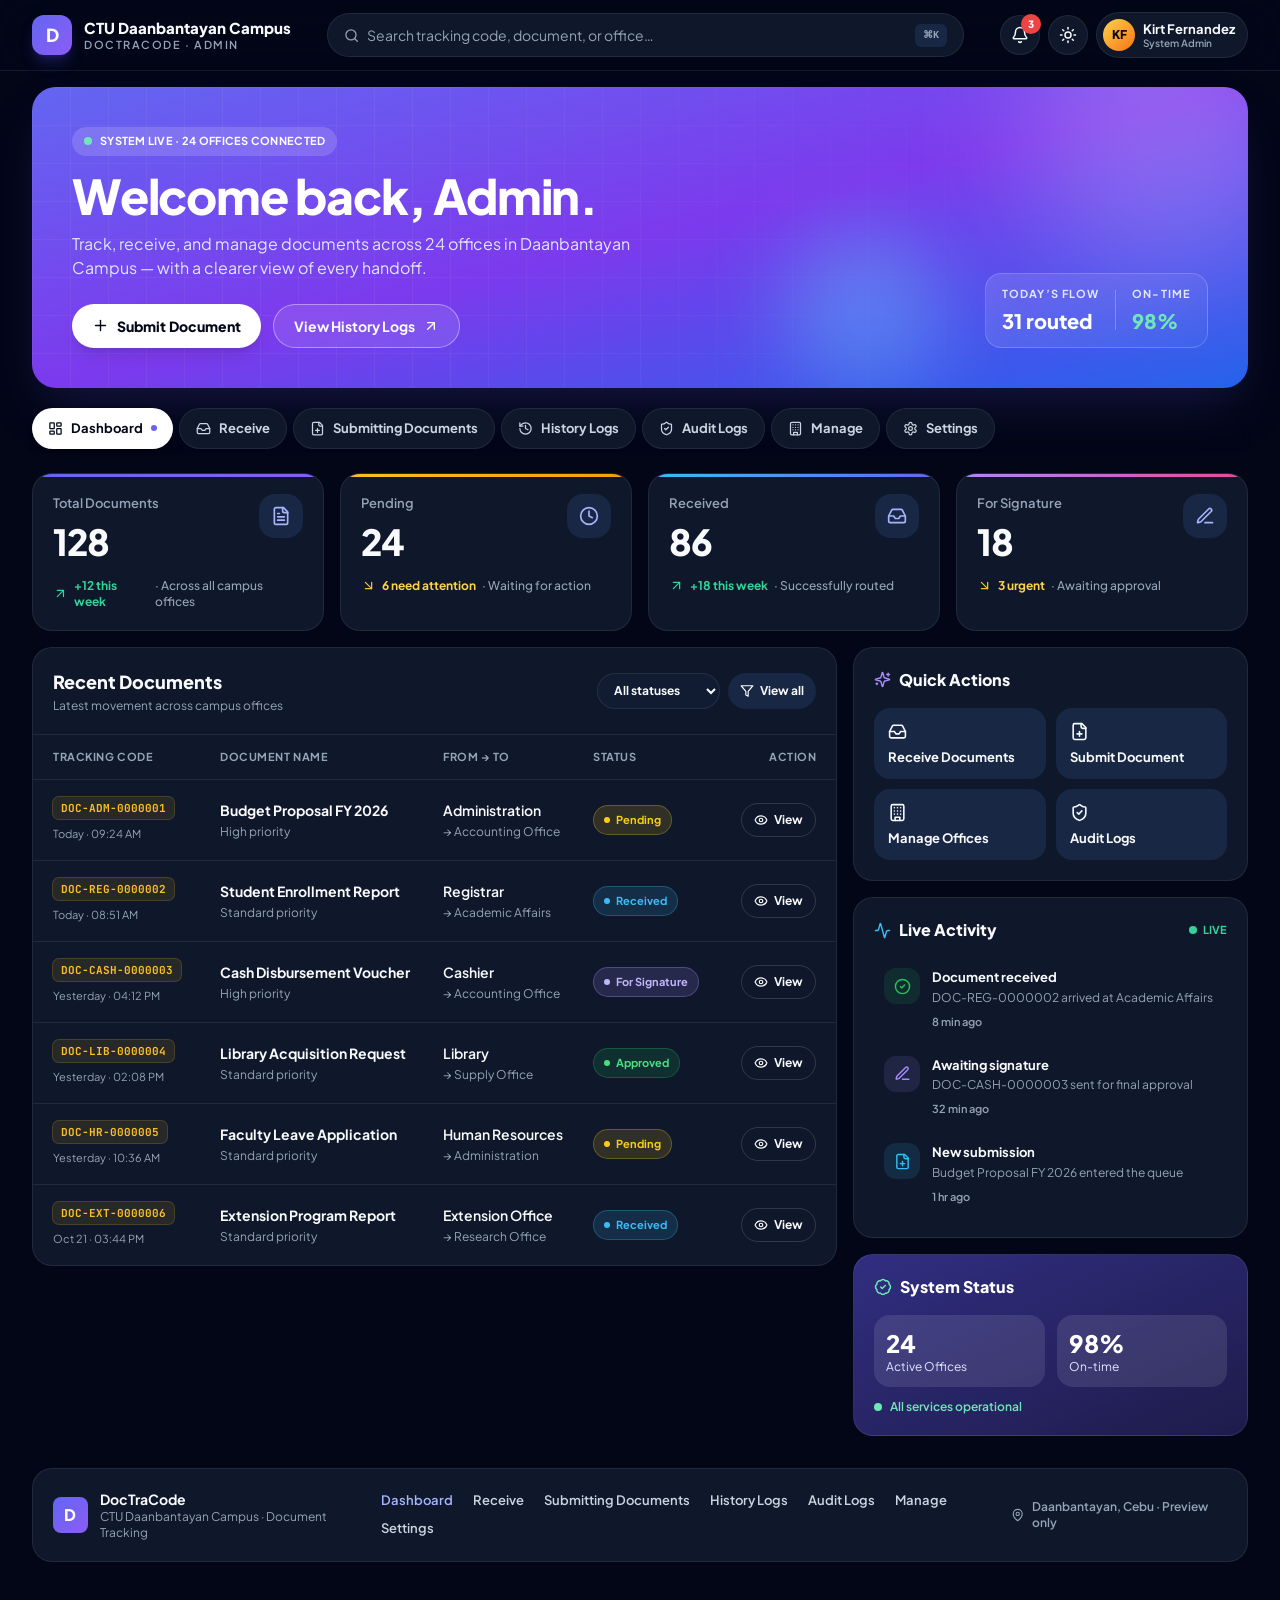
<file: index.html>
<!DOCTYPE html>
<html lang="en">
<head>
  <meta charset="UTF-8">
  <meta name="viewport" content="width=device-width, initial-scale=1">
  <title>React Artifact</title>
  <style>@import url('https://fonts.googleapis.com/css2?family=Plus+Jakarta+Sans:wght@400;500;600;700;800&family=JetBrains+Mono:wght@500;600;700&display=swap');

*, ::before, ::after{
  --tw-border-spacing-x: 0;
  --tw-border-spacing-y: 0;
  --tw-translate-x: 0;
  --tw-translate-y: 0;
  --tw-rotate: 0;
  --tw-skew-x: 0;
  --tw-skew-y: 0;
  --tw-scale-x: 1;
  --tw-scale-y: 1;
  --tw-pan-x:  ;
  --tw-pan-y:  ;
  --tw-pinch-zoom:  ;
  --tw-scroll-snap-strictness: proximity;
  --tw-gradient-from-position:  ;
  --tw-gradient-via-position:  ;
  --tw-gradient-to-position:  ;
  --tw-ordinal:  ;
  --tw-slashed-zero:  ;
  --tw-numeric-figure:  ;
  --tw-numeric-spacing:  ;
  --tw-numeric-fraction:  ;
  --tw-ring-inset:  ;
  --tw-ring-offset-width: 0px;
  --tw-ring-offset-color: #fff;
  --tw-ring-color: rgb(59 130 246 / 0.5);
  --tw-ring-offset-shadow: 0 0 #0000;
  --tw-ring-shadow: 0 0 #0000;
  --tw-shadow: 0 0 #0000;
  --tw-shadow-colored: 0 0 #0000;
  --tw-blur:  ;
  --tw-brightness:  ;
  --tw-contrast:  ;
  --tw-grayscale:  ;
  --tw-hue-rotate:  ;
  --tw-invert:  ;
  --tw-saturate:  ;
  --tw-sepia:  ;
  --tw-drop-shadow:  ;
  --tw-backdrop-blur:  ;
  --tw-backdrop-brightness:  ;
  --tw-backdrop-contrast:  ;
  --tw-backdrop-grayscale:  ;
  --tw-backdrop-hue-rotate:  ;
  --tw-backdrop-invert:  ;
  --tw-backdrop-opacity:  ;
  --tw-backdrop-saturate:  ;
  --tw-backdrop-sepia:  ;
  --tw-contain-size:  ;
  --tw-contain-layout:  ;
  --tw-contain-paint:  ;
  --tw-contain-style:  ;
}

::backdrop{
  --tw-border-spacing-x: 0;
  --tw-border-spacing-y: 0;
  --tw-translate-x: 0;
  --tw-translate-y: 0;
  --tw-rotate: 0;
  --tw-skew-x: 0;
  --tw-skew-y: 0;
  --tw-scale-x: 1;
  --tw-scale-y: 1;
  --tw-pan-x:  ;
  --tw-pan-y:  ;
  --tw-pinch-zoom:  ;
  --tw-scroll-snap-strictness: proximity;
  --tw-gradient-from-position:  ;
  --tw-gradient-via-position:  ;
  --tw-gradient-to-position:  ;
  --tw-ordinal:  ;
  --tw-slashed-zero:  ;
  --tw-numeric-figure:  ;
  --tw-numeric-spacing:  ;
  --tw-numeric-fraction:  ;
  --tw-ring-inset:  ;
  --tw-ring-offset-width: 0px;
  --tw-ring-offset-color: #fff;
  --tw-ring-color: rgb(59 130 246 / 0.5);
  --tw-ring-offset-shadow: 0 0 #0000;
  --tw-ring-shadow: 0 0 #0000;
  --tw-shadow: 0 0 #0000;
  --tw-shadow-colored: 0 0 #0000;
  --tw-blur:  ;
  --tw-brightness:  ;
  --tw-contrast:  ;
  --tw-grayscale:  ;
  --tw-hue-rotate:  ;
  --tw-invert:  ;
  --tw-saturate:  ;
  --tw-sepia:  ;
  --tw-drop-shadow:  ;
  --tw-backdrop-blur:  ;
  --tw-backdrop-brightness:  ;
  --tw-backdrop-contrast:  ;
  --tw-backdrop-grayscale:  ;
  --tw-backdrop-hue-rotate:  ;
  --tw-backdrop-invert:  ;
  --tw-backdrop-opacity:  ;
  --tw-backdrop-saturate:  ;
  --tw-backdrop-sepia:  ;
  --tw-contain-size:  ;
  --tw-contain-layout:  ;
  --tw-contain-paint:  ;
  --tw-contain-style:  ;
}

/*
! tailwindcss v3.4.18 | MIT License | https://tailwindcss.com
*/

/*
1. Prevent padding and border from affecting element width. (https://github.com/mozdevs/cssremedy/issues/4)
2. Allow adding a border to an element by just adding a border-width. (https://github.com/tailwindcss/tailwindcss/pull/116)
*/

*,
::before,
::after {
  box-sizing: border-box;
  /* 1 */
  border-width: 0;
  /* 2 */
  border-style: solid;
  /* 2 */
  border-color: #e5e7eb;
  /* 2 */
}

::before,
::after {
  --tw-content: '';
}

/*
1. Use a consistent sensible line-height in all browsers.
2. Prevent adjustments of font size after orientation changes in iOS.
3. Use a more readable tab size.
4. Use the user's configured `sans` font-family by default.
5. Use the user's configured `sans` font-feature-settings by default.
6. Use the user's configured `sans` font-variation-settings by default.
7. Disable tap highlights on iOS
*/

html,
:host {
  line-height: 1.5;
  /* 1 */
  -webkit-text-size-adjust: 100%;
  /* 2 */
  -moz-tab-size: 4;
  /* 3 */
  -o-tab-size: 4;
     tab-size: 4;
  /* 3 */
  font-family: ui-sans-serif, system-ui, sans-serif, "Apple Color Emoji", "Segoe UI Emoji", "Segoe UI Symbol", "Noto Color Emoji";
  /* 4 */
  font-feature-settings: normal;
  /* 5 */
  font-variation-settings: normal;
  /* 6 */
  -webkit-tap-highlight-color: transparent;
  /* 7 */
}

/*
1. Remove the margin in all browsers.
2. Inherit line-height from `html` so users can set them as a class directly on the `html` element.
*/

body {
  margin: 0;
  /* 1 */
  line-height: inherit;
  /* 2 */
}

/*
1. Add the correct height in Firefox.
2. Correct the inheritance of border color in Firefox. (https://bugzilla.mozilla.org/show_bug.cgi?id=190655)
3. Ensure horizontal rules are visible by default.
*/

hr {
  height: 0;
  /* 1 */
  color: inherit;
  /* 2 */
  border-top-width: 1px;
  /* 3 */
}

/*
Add the correct text decoration in Chrome, Edge, and Safari.
*/

abbr:where([title]) {
  -webkit-text-decoration: underline dotted;
          text-decoration: underline dotted;
}

/*
Remove the default font size and weight for headings.
*/

h1,
h2,
h3,
h4,
h5,
h6 {
  font-size: inherit;
  font-weight: inherit;
}

/*
Reset links to optimize for opt-in styling instead of opt-out.
*/

a {
  color: inherit;
  text-decoration: inherit;
}

/*
Add the correct font weight in Edge and Safari.
*/

b,
strong {
  font-weight: bolder;
}

/*
1. Use the user's configured `mono` font-family by default.
2. Use the user's configured `mono` font-feature-settings by default.
3. Use the user's configured `mono` font-variation-settings by default.
4. Correct the odd `em` font sizing in all browsers.
*/

code,
kbd,
samp,
pre {
  font-family: ui-monospace, SFMono-Regular, Menlo, Monaco, Consolas, "Liberation Mono", "Courier New", monospace;
  /* 1 */
  font-feature-settings: normal;
  /* 2 */
  font-variation-settings: normal;
  /* 3 */
  font-size: 1em;
  /* 4 */
}

/*
Add the correct font size in all browsers.
*/

small {
  font-size: 80%;
}

/*
Prevent `sub` and `sup` elements from affecting the line height in all browsers.
*/

sub,
sup {
  font-size: 75%;
  line-height: 0;
  position: relative;
  vertical-align: baseline;
}

sub {
  bottom: -0.25em;
}

sup {
  top: -0.5em;
}

/*
1. Remove text indentation from table contents in Chrome and Safari. (https://bugs.chromium.org/p/chromium/issues/detail?id=999088, https://bugs.webkit.org/show_bug.cgi?id=201297)
2. Correct table border color inheritance in all Chrome and Safari. (https://bugs.chromium.org/p/chromium/issues/detail?id=935729, https://bugs.webkit.org/show_bug.cgi?id=195016)
3. Remove gaps between table borders by default.
*/

table {
  text-indent: 0;
  /* 1 */
  border-color: inherit;
  /* 2 */
  border-collapse: collapse;
  /* 3 */
}

/*
1. Change the font styles in all browsers.
2. Remove the margin in Firefox and Safari.
3. Remove default padding in all browsers.
*/

button,
input,
optgroup,
select,
textarea {
  font-family: inherit;
  /* 1 */
  font-feature-settings: inherit;
  /* 1 */
  font-variation-settings: inherit;
  /* 1 */
  font-size: 100%;
  /* 1 */
  font-weight: inherit;
  /* 1 */
  line-height: inherit;
  /* 1 */
  letter-spacing: inherit;
  /* 1 */
  color: inherit;
  /* 1 */
  margin: 0;
  /* 2 */
  padding: 0;
  /* 3 */
}

/*
Remove the inheritance of text transform in Edge and Firefox.
*/

button,
select {
  text-transform: none;
}

/*
1. Correct the inability to style clickable types in iOS and Safari.
2. Remove default button styles.
*/

button,
input:where([type='button']),
input:where([type='reset']),
input:where([type='submit']) {
  -webkit-appearance: button;
  /* 1 */
  background-color: transparent;
  /* 2 */
  background-image: none;
  /* 2 */
}

/*
Use the modern Firefox focus style for all focusable elements.
*/

:-moz-focusring {
  outline: auto;
}

/*
Remove the additional `:invalid` styles in Firefox. (https://github.com/mozilla/gecko-dev/blob/2f9eacd9d3d995c937b4251a5557d95d494c9be1/layout/style/res/forms.css#L728-L737)
*/

:-moz-ui-invalid {
  box-shadow: none;
}

/*
Add the correct vertical alignment in Chrome and Firefox.
*/

progress {
  vertical-align: baseline;
}

/*
Correct the cursor style of increment and decrement buttons in Safari.
*/

::-webkit-inner-spin-button,
::-webkit-outer-spin-button {
  height: auto;
}

/*
1. Correct the odd appearance in Chrome and Safari.
2. Correct the outline style in Safari.
*/

[type='search'] {
  -webkit-appearance: textfield;
  /* 1 */
  outline-offset: -2px;
  /* 2 */
}

/*
Remove the inner padding in Chrome and Safari on macOS.
*/

::-webkit-search-decoration {
  -webkit-appearance: none;
}

/*
1. Correct the inability to style clickable types in iOS and Safari.
2. Change font properties to `inherit` in Safari.
*/

::-webkit-file-upload-button {
  -webkit-appearance: button;
  /* 1 */
  font: inherit;
  /* 2 */
}

/*
Add the correct display in Chrome and Safari.
*/

summary {
  display: list-item;
}

/*
Removes the default spacing and border for appropriate elements.
*/

blockquote,
dl,
dd,
h1,
h2,
h3,
h4,
h5,
h6,
hr,
figure,
p,
pre {
  margin: 0;
}

fieldset {
  margin: 0;
  padding: 0;
}

legend {
  padding: 0;
}

ol,
ul,
menu {
  list-style: none;
  margin: 0;
  padding: 0;
}

/*
Reset default styling for dialogs.
*/

dialog {
  padding: 0;
}

/*
Prevent resizing textareas horizontally by default.
*/

textarea {
  resize: vertical;
}

/*
1. Reset the default placeholder opacity in Firefox. (https://github.com/tailwindlabs/tailwindcss/issues/3300)
2. Set the default placeholder color to the user's configured gray 400 color.
*/

input::-moz-placeholder, textarea::-moz-placeholder {
  opacity: 1;
  /* 1 */
  color: #9ca3af;
  /* 2 */
}

input::placeholder,
textarea::placeholder {
  opacity: 1;
  /* 1 */
  color: #9ca3af;
  /* 2 */
}

/*
Set the default cursor for buttons.
*/

button,
[role="button"] {
  cursor: pointer;
}

/*
Make sure disabled buttons don't get the pointer cursor.
*/

:disabled {
  cursor: default;
}

/*
1. Make replaced elements `display: block` by default. (https://github.com/mozdevs/cssremedy/issues/14)
2. Add `vertical-align: middle` to align replaced elements more sensibly by default. (https://github.com/jensimmons/cssremedy/issues/14#issuecomment-634934210)
   This can trigger a poorly considered lint error in some tools but is included by design.
*/

img,
svg,
video,
canvas,
audio,
iframe,
embed,
object {
  display: block;
  /* 1 */
  vertical-align: middle;
  /* 2 */
}

/*
Constrain images and videos to the parent width and preserve their intrinsic aspect ratio. (https://github.com/mozdevs/cssremedy/issues/14)
*/

img,
video {
  max-width: 100%;
  height: auto;
}

/* Make elements with the HTML hidden attribute stay hidden by default */

[hidden]:where(:not([hidden="until-found"])) {
  display: none;
}

.fixed{
  position: fixed;
}

.absolute{
  position: absolute;
}

.relative{
  position: relative;
}

.sticky{
  position: sticky;
}

.inset-0{
  inset: 0px;
}

.inset-x-0{
  left: 0px;
  right: 0px;
}

.-right-0\.5{
  right: -0.125rem;
}

.-right-16{
  right: -4rem;
}

.-top-0\.5{
  top: -0.125rem;
}

.-top-24{
  top: -6rem;
}

.bottom-0{
  bottom: 0px;
}

.right-0{
  right: 0px;
}

.right-1\/4{
  right: 25%;
}

.top-0{
  top: 0px;
}

.top-12{
  top: 3rem;
}

.top-\[72px\]{
  top: 72px;
}

.top-\[var\(--safe-area-inset-top\)\]{
  top: var(--safe-area-inset-top);
}

.z-30{
  z-index: 30;
}

.z-40{
  z-index: 40;
}

.z-50{
  z-index: 50;
}

.order-2{
  order: 2;
}

.order-3{
  order: 3;
}

.-mx-1{
  margin-left: -0.25rem;
  margin-right: -0.25rem;
}

.mx-auto{
  margin-left: auto;
  margin-right: auto;
}

.ml-auto{
  margin-left: auto;
}

.mt-0\.5{
  margin-top: 0.125rem;
}

.mt-1{
  margin-top: 0.25rem;
}

.mt-1\.5{
  margin-top: 0.375rem;
}

.mt-2{
  margin-top: 0.5rem;
}

.mt-3{
  margin-top: 0.75rem;
}

.mt-4{
  margin-top: 1rem;
}

.mt-5{
  margin-top: 1.25rem;
}

.mt-6{
  margin-top: 1.5rem;
}

.mt-8{
  margin-top: 2rem;
}

.block{
  display: block;
}

.flex{
  display: flex;
}

.inline-flex{
  display: inline-flex;
}

.table{
  display: table;
}

.grid{
  display: grid;
}

.hidden{
  display: none;
}

.h-1\.5{
  height: 0.375rem;
}

.h-10{
  height: 2.5rem;
}

.h-11{
  height: 2.75rem;
}

.h-2{
  height: 0.5rem;
}

.h-40{
  height: 10rem;
}

.h-5{
  height: 1.25rem;
}

.h-72{
  height: 18rem;
}

.h-8{
  height: 2rem;
}

.h-9{
  height: 2.25rem;
}

.h-\[3px\]{
  height: 3px;
}

.max-h-\[92vh\]{
  max-height: 92vh;
}

.min-h-screen{
  min-height: 100vh;
}

.w-1\.5{
  width: 0.375rem;
}

.w-10{
  width: 2.5rem;
}

.w-11{
  width: 2.75rem;
}

.w-2{
  width: 0.5rem;
}

.w-40{
  width: 10rem;
}

.w-5{
  width: 1.25rem;
}

.w-72{
  width: 18rem;
}

.w-8{
  width: 2rem;
}

.w-9{
  width: 2.25rem;
}

.w-\[320px\]{
  width: 320px;
}

.w-full{
  width: 100%;
}

.w-px{
  width: 1px;
}

.min-w-0{
  min-width: 0px;
}

.min-w-\[760px\]{
  min-width: 760px;
}

.max-w-\[1440px\]{
  max-width: 1440px;
}

.max-w-\[560px\]{
  max-width: 560px;
}

.max-w-\[580px\]{
  max-width: 580px;
}

.max-w-\[620px\]{
  max-width: 620px;
}

.max-w-\[680px\]{
  max-width: 680px;
}

.max-w-\[720px\]{
  max-width: 720px;
}

.max-w-\[calc\(100vw-2rem\)\]{
  max-width: calc(100vw - 2rem);
}

.shrink-0{
  flex-shrink: 0;
}

.grid-cols-1{
  grid-template-columns: repeat(1, minmax(0, 1fr));
}

.grid-cols-2{
  grid-template-columns: repeat(2, minmax(0, 1fr));
}

.flex-col{
  flex-direction: column;
}

.flex-wrap{
  flex-wrap: wrap;
}

.place-items-end{
  place-items: end;
}

.place-items-center{
  place-items: center;
}

.items-start{
  align-items: flex-start;
}

.items-center{
  align-items: center;
}

.justify-center{
  justify-content: center;
}

.justify-between{
  justify-content: space-between;
}

.gap-1{
  gap: 0.25rem;
}

.gap-1\.5{
  gap: 0.375rem;
}

.gap-2{
  gap: 0.5rem;
}

.gap-2\.5{
  gap: 0.625rem;
}

.gap-3{
  gap: 0.75rem;
}

.gap-4{
  gap: 1rem;
}

.gap-7{
  gap: 1.75rem;
}

.gap-x-5{
  -moz-column-gap: 1.25rem;
       column-gap: 1.25rem;
}

.gap-y-2{
  row-gap: 0.5rem;
}

.space-y-1 > :not([hidden]) ~ :not([hidden]){
  --tw-space-y-reverse: 0;
  margin-top: calc(0.25rem * calc(1 - var(--tw-space-y-reverse)));
  margin-bottom: calc(0.25rem * var(--tw-space-y-reverse));
}

.space-y-2 > :not([hidden]) ~ :not([hidden]){
  --tw-space-y-reverse: 0;
  margin-top: calc(0.5rem * calc(1 - var(--tw-space-y-reverse)));
  margin-bottom: calc(0.5rem * var(--tw-space-y-reverse));
}

.space-y-4 > :not([hidden]) ~ :not([hidden]){
  --tw-space-y-reverse: 0;
  margin-top: calc(1rem * calc(1 - var(--tw-space-y-reverse)));
  margin-bottom: calc(1rem * var(--tw-space-y-reverse));
}

.overflow-auto{
  overflow: auto;
}

.overflow-hidden{
  overflow: hidden;
}

.overflow-x-auto{
  overflow-x: auto;
}

.truncate{
  overflow: hidden;
  text-overflow: ellipsis;
  white-space: nowrap;
}

.whitespace-nowrap{
  white-space: nowrap;
}

.rounded-2xl{
  border-radius: 1rem;
}

.rounded-\[20px\]{
  border-radius: 20px;
}

.rounded-\[24px\]{
  border-radius: 24px;
}

.rounded-full{
  border-radius: 9999px;
}

.rounded-lg{
  border-radius: 0.5rem;
}

.rounded-md{
  border-radius: 0.375rem;
}

.rounded-xl{
  border-radius: 0.75rem;
}

.rounded-t-\[24px\]{
  border-top-left-radius: 24px;
  border-top-right-radius: 24px;
}

.border{
  border-width: 1px;
}

.border-b{
  border-bottom-width: 1px;
}

.border-t{
  border-top-width: 1px;
}

.border-dashed{
  border-style: dashed;
}

.border-\[var\(--border\)\]{
  border-color: var(--border);
}

.border-\[var\(--border-2\)\]{
  border-color: var(--border-2);
}

.border-white\/40{
  border-color: rgb(255 255 255 / 0.4);
}

.bg-\[\#6366f1\]{
  --tw-bg-opacity: 1;
  background-color: rgb(99 102 241 / var(--tw-bg-opacity, 1));
}

.bg-\[\#6366f1\]\/15{
  background-color: rgb(99 102 241 / 0.15);
}

.bg-\[\#ef4444\]{
  --tw-bg-opacity: 1;
  background-color: rgb(239 68 68 / var(--tw-bg-opacity, 1));
}

.bg-\[\#fbbf24\]\/10{
  background-color: rgb(251 191 36 / 0.1);
}

.bg-\[var\(--bg\)\]{
  background-color: var(--bg);
}

.bg-\[var\(--surface\)\]{
  background-color: var(--surface);
}

.bg-\[var\(--surface-2\)\]{
  background-color: var(--surface-2);
}

.bg-\[var\(--surface-3\)\]{
  background-color: var(--surface-3);
}

.bg-black\/60{
  background-color: rgb(0 0 0 / 0.6);
}

.bg-current{
  background-color: currentColor;
}

.bg-cyan-300\/30{
  background-color: rgb(103 232 249 / 0.3);
}

.bg-emerald-300{
  --tw-bg-opacity: 1;
  background-color: rgb(110 231 183 / var(--tw-bg-opacity, 1));
}

.bg-emerald-400{
  --tw-bg-opacity: 1;
  background-color: rgb(52 211 153 / var(--tw-bg-opacity, 1));
}

.bg-emerald-400\/10{
  background-color: rgb(52 211 153 / 0.1);
}

.bg-transparent{
  background-color: transparent;
}

.bg-white{
  --tw-bg-opacity: 1;
  background-color: rgb(255 255 255 / var(--tw-bg-opacity, 1));
}

.bg-white\/10{
  background-color: rgb(255 255 255 / 0.1);
}

.bg-white\/15{
  background-color: rgb(255 255 255 / 0.15);
}

.bg-white\/20{
  background-color: rgb(255 255 255 / 0.2);
}

.bg-white\/25{
  background-color: rgb(255 255 255 / 0.25);
}

.bg-gradient-to-br{
  background-image: linear-gradient(to bottom right, var(--tw-gradient-stops));
}

.bg-gradient-to-r{
  background-image: linear-gradient(to right, var(--tw-gradient-stops));
}

.from-\[\#312e81\]{
  --tw-gradient-from: #312e81 var(--tw-gradient-from-position);
  --tw-gradient-to: rgb(49 46 129 / 0) var(--tw-gradient-to-position);
  --tw-gradient-stops: var(--tw-gradient-from), var(--tw-gradient-to);
}

.from-\[\#6366f1\]{
  --tw-gradient-from: #6366f1 var(--tw-gradient-from-position);
  --tw-gradient-to: rgb(99 102 241 / 0) var(--tw-gradient-to-position);
  --tw-gradient-stops: var(--tw-gradient-from), var(--tw-gradient-to);
}

.from-amber-300{
  --tw-gradient-from: #fcd34d var(--tw-gradient-from-position);
  --tw-gradient-to: rgb(252 211 77 / 0) var(--tw-gradient-to-position);
  --tw-gradient-stops: var(--tw-gradient-from), var(--tw-gradient-to);
}

.via-\[\#7c3aed\]{
  --tw-gradient-to: rgb(124 58 237 / 0)  var(--tw-gradient-to-position);
  --tw-gradient-stops: var(--tw-gradient-from), #7c3aed var(--tw-gradient-via-position), var(--tw-gradient-to);
}

.to-\[\#1e1b4b\]{
  --tw-gradient-to: #1e1b4b var(--tw-gradient-to-position);
}

.to-\[\#2563eb\]{
  --tw-gradient-to: #2563eb var(--tw-gradient-to-position);
}

.to-\[\#8b5cf6\]{
  --tw-gradient-to: #8b5cf6 var(--tw-gradient-to-position);
}

.to-orange-500{
  --tw-gradient-to: #f97316 var(--tw-gradient-to-position);
}

.p-0{
  padding: 0px;
}

.p-2{
  padding: 0.5rem;
}

.p-2\.5{
  padding: 0.625rem;
}

.p-3{
  padding: 0.75rem;
}

.p-3\.5{
  padding: 0.875rem;
}

.p-4{
  padding: 1rem;
}

.p-5{
  padding: 1.25rem;
}

.p-6{
  padding: 1.5rem;
}

.px-1{
  padding-left: 0.25rem;
  padding-right: 0.25rem;
}

.px-2{
  padding-left: 0.5rem;
  padding-right: 0.5rem;
}

.px-2\.5{
  padding-left: 0.625rem;
  padding-right: 0.625rem;
}

.px-3{
  padding-left: 0.75rem;
  padding-right: 0.75rem;
}

.px-3\.5{
  padding-left: 0.875rem;
  padding-right: 0.875rem;
}

.px-4{
  padding-left: 1rem;
  padding-right: 1rem;
}

.px-5{
  padding-left: 1.25rem;
  padding-right: 1.25rem;
}

.py-1{
  padding-top: 0.25rem;
  padding-bottom: 0.25rem;
}

.py-1\.5{
  padding-top: 0.375rem;
  padding-bottom: 0.375rem;
}

.py-10{
  padding-top: 2.5rem;
  padding-bottom: 2.5rem;
}

.py-2{
  padding-top: 0.5rem;
  padding-bottom: 0.5rem;
}

.py-2\.5{
  padding-top: 0.625rem;
  padding-bottom: 0.625rem;
}

.py-3{
  padding-top: 0.75rem;
  padding-bottom: 0.75rem;
}

.py-4{
  padding-top: 1rem;
  padding-bottom: 1rem;
}

.py-5{
  padding-top: 1.25rem;
  padding-bottom: 1.25rem;
}

.pb-10{
  padding-bottom: 2.5rem;
}

.pl-1\.5{
  padding-left: 0.375rem;
}

.pr-3{
  padding-right: 0.75rem;
}

.text-left{
  text-align: left;
}

.text-center{
  text-align: center;
}

.text-right{
  text-align: right;
}

.text-2xl{
  font-size: 1.5rem;
  line-height: 2rem;
}

.text-3xl{
  font-size: 1.875rem;
  line-height: 2.25rem;
}

.text-4xl{
  font-size: 2.25rem;
  line-height: 2.5rem;
}

.text-\[10px\]{
  font-size: 10px;
}

.text-\[11px\]{
  font-size: 11px;
}

.text-\[13px\]{
  font-size: 13px;
}

.text-\[14px\]{
  font-size: 14px;
}

.text-\[15px\]{
  font-size: 15px;
}

.text-\[34px\]{
  font-size: 34px;
}

.text-base{
  font-size: 1rem;
  line-height: 1.5rem;
}

.text-lg{
  font-size: 1.125rem;
  line-height: 1.75rem;
}

.text-sm{
  font-size: 0.875rem;
  line-height: 1.25rem;
}

.text-xl{
  font-size: 1.25rem;
  line-height: 1.75rem;
}

.text-xs{
  font-size: 0.75rem;
  line-height: 1rem;
}

.font-bold{
  font-weight: 700;
}

.font-extrabold{
  font-weight: 800;
}

.font-medium{
  font-weight: 500;
}

.font-semibold{
  font-weight: 600;
}

.uppercase{
  text-transform: uppercase;
}

.leading-5{
  line-height: 1.25rem;
}

.leading-6{
  line-height: 1.5rem;
}

.leading-7{
  line-height: 1.75rem;
}

.leading-\[1\.02\]{
  line-height: 1.02;
}

.leading-tight{
  line-height: 1.25;
}

.tracking-\[\.14em\]{
  letter-spacing: .14em;
}

.tracking-tight{
  letter-spacing: -0.025em;
}

.tracking-wide{
  letter-spacing: 0.025em;
}

.tracking-wider{
  letter-spacing: 0.05em;
}

.tracking-widest{
  letter-spacing: 0.1em;
}

.text-\[\#a5b4fc\]{
  --tw-text-opacity: 1;
  color: rgb(165 180 252 / var(--tw-text-opacity, 1));
}

.text-\[\#a78bfa\]{
  --tw-text-opacity: 1;
  color: rgb(167 139 250 / var(--tw-text-opacity, 1));
}

.text-\[\#fbbf24\]{
  --tw-text-opacity: 1;
  color: rgb(251 191 36 / var(--tw-text-opacity, 1));
}

.text-\[var\(--muted\)\]{
  color: var(--muted);
}

.text-\[var\(--muted-2\)\]{
  color: var(--muted-2);
}

.text-\[var\(--text\)\]{
  color: var(--text);
}

.text-amber-300{
  --tw-text-opacity: 1;
  color: rgb(252 211 77 / var(--tw-text-opacity, 1));
}

.text-amber-400{
  --tw-text-opacity: 1;
  color: rgb(251 191 36 / var(--tw-text-opacity, 1));
}

.text-emerald-300{
  --tw-text-opacity: 1;
  color: rgb(110 231 183 / var(--tw-text-opacity, 1));
}

.text-emerald-400{
  --tw-text-opacity: 1;
  color: rgb(52 211 153 / var(--tw-text-opacity, 1));
}

.text-indigo-100{
  --tw-text-opacity: 1;
  color: rgb(224 231 255 / var(--tw-text-opacity, 1));
}

.text-sky-400{
  --tw-text-opacity: 1;
  color: rgb(56 189 248 / var(--tw-text-opacity, 1));
}

.text-slate-950{
  --tw-text-opacity: 1;
  color: rgb(2 6 23 / var(--tw-text-opacity, 1));
}

.text-white{
  --tw-text-opacity: 1;
  color: rgb(255 255 255 / var(--tw-text-opacity, 1));
}

.opacity-60{
  opacity: 0.6;
}

.shadow-2xl{
  --tw-shadow: 0 25px 50px -12px rgb(0 0 0 / 0.25);
  --tw-shadow-colored: 0 25px 50px -12px var(--tw-shadow-color);
  box-shadow: var(--tw-ring-offset-shadow, 0 0 #0000), var(--tw-ring-shadow, 0 0 #0000), var(--tw-shadow);
}

.shadow-lg{
  --tw-shadow: 0 10px 15px -3px rgb(0 0 0 / 0.1), 0 4px 6px -4px rgb(0 0 0 / 0.1);
  --tw-shadow-colored: 0 10px 15px -3px var(--tw-shadow-color), 0 4px 6px -4px var(--tw-shadow-color);
  box-shadow: var(--tw-ring-offset-shadow, 0 0 #0000), var(--tw-ring-shadow, 0 0 #0000), var(--tw-shadow);
}

.shadow-\[var\(--shadow\)\]{
  --tw-shadow-color: var(--shadow);
  --tw-shadow: var(--tw-shadow-colored);
}

.shadow-black\/20{
  --tw-shadow-color: rgb(0 0 0 / 0.2);
  --tw-shadow: var(--tw-shadow-colored);
}

.shadow-indigo-600\/30{
  --tw-shadow-color: rgb(79 70 229 / 0.3);
  --tw-shadow: var(--tw-shadow-colored);
}

.shadow-indigo-900\/40{
  --tw-shadow-color: rgb(49 46 129 / 0.4);
  --tw-shadow: var(--tw-shadow-colored);
}

.outline-none{
  outline: 2px solid transparent;
  outline-offset: 2px;
}

.ring-1{
  --tw-ring-offset-shadow: var(--tw-ring-inset) 0 0 0 var(--tw-ring-offset-width) var(--tw-ring-offset-color);
  --tw-ring-shadow: var(--tw-ring-inset) 0 0 0 calc(1px + var(--tw-ring-offset-width)) var(--tw-ring-color);
  box-shadow: var(--tw-ring-offset-shadow), var(--tw-ring-shadow), var(--tw-shadow, 0 0 #0000);
}

.ring-\[\#fbbf24\]\/25{
  --tw-ring-color: rgb(251 191 36 / 0.25);
}

.blur-2xl{
  --tw-blur: blur(40px);
  filter: var(--tw-blur) var(--tw-brightness) var(--tw-contrast) var(--tw-grayscale) var(--tw-hue-rotate) var(--tw-invert) var(--tw-saturate) var(--tw-sepia) var(--tw-drop-shadow);
}

.blur-3xl{
  --tw-blur: blur(64px);
  filter: var(--tw-blur) var(--tw-brightness) var(--tw-contrast) var(--tw-grayscale) var(--tw-hue-rotate) var(--tw-invert) var(--tw-saturate) var(--tw-sepia) var(--tw-drop-shadow);
}

.filter{
  filter: var(--tw-blur) var(--tw-brightness) var(--tw-contrast) var(--tw-grayscale) var(--tw-hue-rotate) var(--tw-invert) var(--tw-saturate) var(--tw-sepia) var(--tw-drop-shadow);
}

.backdrop-blur{
  --tw-backdrop-blur: blur(8px);
  backdrop-filter: var(--tw-backdrop-blur) var(--tw-backdrop-brightness) var(--tw-backdrop-contrast) var(--tw-backdrop-grayscale) var(--tw-backdrop-hue-rotate) var(--tw-backdrop-invert) var(--tw-backdrop-opacity) var(--tw-backdrop-saturate) var(--tw-backdrop-sepia);
}

.backdrop-blur-sm{
  --tw-backdrop-blur: blur(4px);
  backdrop-filter: var(--tw-backdrop-blur) var(--tw-backdrop-brightness) var(--tw-backdrop-contrast) var(--tw-backdrop-grayscale) var(--tw-backdrop-hue-rotate) var(--tw-backdrop-invert) var(--tw-backdrop-opacity) var(--tw-backdrop-saturate) var(--tw-backdrop-sepia);
}

.backdrop-blur-xl{
  --tw-backdrop-blur: blur(24px);
  backdrop-filter: var(--tw-backdrop-blur) var(--tw-backdrop-brightness) var(--tw-backdrop-contrast) var(--tw-backdrop-grayscale) var(--tw-backdrop-hue-rotate) var(--tw-backdrop-invert) var(--tw-backdrop-opacity) var(--tw-backdrop-saturate) var(--tw-backdrop-sepia);
}

.transition{
  transition-property: color, background-color, border-color, text-decoration-color, fill, stroke, opacity, box-shadow, transform, filter, backdrop-filter;
  transition-timing-function: cubic-bezier(0.4, 0, 0.2, 1);
  transition-duration: 150ms;
}

:root{
  --bg:#020617;
  --surface:#0f172a;
  --surface-2:#111c33;
  --surface-3:#182744;
  --border:rgba(255,255,255,.08);
  --border-2:rgba(255,255,255,.14);
  --text:#f8fafc;
  --muted:#94a3b8;
  --muted-2:#cbd5e1;
  --primary:#6366f1;
  --primary-2:#8b5cf6;
  --gold:#fbbf24;
  --green:#22c55e;
  --blue:#38bdf8;
  --yellow:#facc15;
  --purple:#a78bfa;
  --shadow:0 24px 60px rgba(0,0,0,.35);
}

:root[data-theme="light"]{
  --bg:#eef2ff;
  --surface:#ffffff;
  --surface-2:#f8fafc;
  --surface-3:#eef2ff;
  --border:rgba(15,23,42,.10);
  --border-2:rgba(15,23,42,.16);
  --text:#0f172a;
  --muted:#64748b;
  --muted-2:#334155;
  --shadow:0 18px 45px rgba(15,23,42,.12);
}

@media (prefers-color-scheme: dark){
  :root:not([data-theme="light"]){
    --bg:#020617;
    --surface:#0f172a;
  }
}

*{
  box-sizing:border-box
}

html{
  scroll-behavior:smooth
}

body{
  margin:0;
  background:var(--bg);
  color:var(--text);
  font-family:"Plus Jakarta Sans",ui-sans-serif,system-ui,-apple-system,BlinkMacSystemFont,"Segoe UI",sans-serif
}

button,input,select,textarea{
  font:inherit
}

button{
  cursor:pointer
}

.mono{
  font-family:"JetBrains Mono",ui-monospace,SFMono-Regular,monospace
}

.glass{
  background:linear-gradient(135deg,rgba(255,255,255,.12),rgba(255,255,255,.03));
  border:1px solid rgba(255,255,255,.18)
}

.hero-grid{
  background-image:linear-gradient(rgba(255,255,255,.08) 1px,transparent 1px),linear-gradient(90deg,rgba(255,255,255,.08) 1px,transparent 1px);
  background-size:38px 38px;
  -webkit-mask-image:linear-gradient(to right,black 30%,transparent 92%);
          mask-image:linear-gradient(to right,black 30%,transparent 92%)
}

.no-scrollbar::-webkit-scrollbar{
  display:none
}

.no-scrollbar{
  scrollbar-width:none
}

@keyframes rise{
  from{
    opacity:0;
    transform:translateY(10px)
  }

  to{
    opacity:1;
    transform:translateY(0)
  }
}

.rise{
  animation:rise .45s ease both
}

@keyframes pulseDot{
  0%,100%{
    transform:scale(1);
    opacity:1
  }

  50%{
    transform:scale(1.7);
    opacity:.55
  }
}

.pulse-dot{
  animation:pulseDot 1.8s ease infinite
}

.placeholder\:text-\[var\(--muted\)\]::-moz-placeholder{
  color: var(--muted);
}

.placeholder\:text-\[var\(--muted\)\]::placeholder{
  color: var(--muted);
}

.hover\:-translate-y-0\.5:hover{
  --tw-translate-y: -0.125rem;
  transform: translate(var(--tw-translate-x), var(--tw-translate-y)) rotate(var(--tw-rotate)) skewX(var(--tw-skew-x)) skewY(var(--tw-skew-y)) scaleX(var(--tw-scale-x)) scaleY(var(--tw-scale-y));
}

.hover\:-translate-y-1:hover{
  --tw-translate-y: -0.25rem;
  transform: translate(var(--tw-translate-x), var(--tw-translate-y)) rotate(var(--tw-rotate)) skewX(var(--tw-skew-x)) skewY(var(--tw-skew-y)) scaleX(var(--tw-scale-x)) scaleY(var(--tw-scale-y));
}

.hover\:border-\[var\(--border-2\)\]:hover{
  border-color: var(--border-2);
}

.hover\:bg-\[\#6366f1\]:hover{
  --tw-bg-opacity: 1;
  background-color: rgb(99 102 241 / var(--tw-bg-opacity, 1));
}

.hover\:bg-\[var\(--surface-2\)\]:hover{
  background-color: var(--surface-2);
}

.hover\:bg-white:hover{
  --tw-bg-opacity: 1;
  background-color: rgb(255 255 255 / var(--tw-bg-opacity, 1));
}

.hover\:bg-white\/20:hover{
  background-color: rgb(255 255 255 / 0.2);
}

.hover\:text-\[var\(--text\)\]:hover{
  color: var(--text);
}

.hover\:text-slate-950:hover{
  --tw-text-opacity: 1;
  color: rgb(2 6 23 / var(--tw-text-opacity, 1));
}

.hover\:text-white:hover{
  --tw-text-opacity: 1;
  color: rgb(255 255 255 / var(--tw-text-opacity, 1));
}

.hover\:shadow-\[var\(--shadow\)\]:hover{
  --tw-shadow-color: var(--shadow);
  --tw-shadow: var(--tw-shadow-colored);
}

.focus\:border-\[\#6366f1\]:focus{
  --tw-border-opacity: 1;
  border-color: rgb(99 102 241 / var(--tw-border-opacity, 1));
}

@media (min-width: 640px){
  .sm\:block{
    display: block;
  }

  .sm\:grid-cols-2{
    grid-template-columns: repeat(2, minmax(0, 1fr));
  }

  .sm\:grid-cols-3{
    grid-template-columns: repeat(3, minmax(0, 1fr));
  }

  .sm\:flex-wrap{
    flex-wrap: wrap;
  }

  .sm\:place-items-center{
    place-items: center;
  }

  .sm\:justify-start{
    justify-content: flex-start;
  }

  .sm\:rounded-\[24px\]{
    border-radius: 24px;
  }

  .sm\:p-5{
    padding: 1.25rem;
  }

  .sm\:p-8{
    padding: 2rem;
  }

  .sm\:px-4{
    padding-left: 1rem;
    padding-right: 1rem;
  }

  .sm\:px-6{
    padding-left: 1.5rem;
    padding-right: 1.5rem;
  }

  .sm\:text-5xl{
    font-size: 3rem;
    line-height: 1;
  }

  .sm\:text-\[15px\]{
    font-size: 15px;
  }

  .sm\:text-base{
    font-size: 1rem;
    line-height: 1.5rem;
  }
}

@media (min-width: 768px){
  .md\:block{
    display: block;
  }
}

@media (min-width: 1024px){
  .lg\:order-2{
    order: 2;
  }

  .lg\:order-3{
    order: 3;
  }

  .lg\:col-span-2{
    grid-column: span 2 / span 2;
  }

  .lg\:mx-6{
    margin-left: 1.5rem;
    margin-right: 1.5rem;
  }

  .lg\:ml-0{
    margin-left: 0px;
  }

  .lg\:w-auto{
    width: auto;
  }

  .lg\:flex-1{
    flex: 1 1 0%;
  }

  .lg\:grid-cols-3{
    grid-template-columns: repeat(3, minmax(0, 1fr));
  }

  .lg\:flex-row{
    flex-direction: row;
  }

  .lg\:flex-nowrap{
    flex-wrap: nowrap;
  }

  .lg\:items-end{
    align-items: flex-end;
  }

  .lg\:items-center{
    align-items: center;
  }

  .lg\:justify-between{
    justify-content: space-between;
  }

  .lg\:p-10{
    padding: 2.5rem;
  }

  .lg\:px-8{
    padding-left: 2rem;
    padding-right: 2rem;
  }
}

@media (min-width: 1280px){
  .xl\:grid-cols-4{
    grid-template-columns: repeat(4, minmax(0, 1fr));
  }
}
</style>
</head>
<body>
  <div id="root"></div>
  
  <script type="module">var _d=Object.create;var{getPrototypeOf:Pd,defineProperty:uo,getOwnPropertyNames:zd}=Object;var Td=Object.prototype.hasOwnProperty;var Ve=(e,t,n)=>{n=e!=null?_d(Pd(e)):{};let r=t||!e||!e.__esModule?uo(n,"default",{value:e,enumerable:!0}):n;for(let l of zd(e))if(!Td.call(r,l))uo(r,l,{get:()=>e[l],enumerable:!0});return r};var Ar=(e,t)=>()=>(t||e((t={exports:{}}).exports,t),t.exports);var Dd=(e,t)=>{for(var n in t)uo(e,n,{get:t[n],enumerable:!0,configurable:!0,set:(r)=>t[n]=()=>r})};var Rd=(e,t)=>()=>(e&&(t=e(e=0)),t);var xt=Ar((Xd)=>{var Sn=Symbol.for("react.element"),Od=Symbol.for("react.portal"),Fd=Symbol.for("react.fragment"),Md=Symbol.for("react.strict_mode"),Ld=Symbol.for("react.profiler"),Id=Symbol.for("react.provider"),Ad=Symbol.for("react.context"),Ud=Symbol.for("react.forward_ref"),Vd=Symbol.for("react.suspense"),Hd=Symbol.for("react.memo"),Bd=Symbol.for("react.lazy"),Fu=Symbol.iterator;function $d(e){if(e===null||typeof e!=="object")return null;return e=Fu&&e[Fu]||e["@@iterator"],typeof e==="function"?e:null}var Iu={isMounted:function(){return!1},enqueueForceUpdate:function(){},enqueueReplaceState:function(){},enqueueSetState:function(){}},Au=Object.assign,Uu={};function Bt(e,t,n){this.props=e,this.context=t,this.refs=Uu,this.updater=n||Iu}Bt.prototype.isReactComponent={};Bt.prototype.setState=function(e,t){if(typeof e!=="object"&&typeof e!=="function"&&e!=null)throw Error("setState(...): takes an object of state variables to update or a function which returns an object of state variables.");this.updater.enqueueSetState(this,e,t,"setState")};Bt.prototype.forceUpdate=function(e){this.updater.enqueueForceUpdate(this,e,"forceUpdate")};function Vu(){}Vu.prototype=Bt.prototype;function so(e,t,n){this.props=e,this.context=t,this.refs=Uu,this.updater=n||Iu}var co=so.prototype=new Vu;co.constructor=so;Au(co,Bt.prototype);co.isPureReactComponent=!0;var Mu=Array.isArray,Hu=Object.prototype.hasOwnProperty,fo={current:null},Bu={key:!0,ref:!0,__self:!0,__source:!0};function $u(e,t,n){var r,l={},o=null,i=null;if(t!=null)for(r in t.ref!==void 0&&(i=t.ref),t.key!==void 0&&(o=""+t.key),t)Hu.call(t,r)&&!Bu.hasOwnProperty(r)&&(l[r]=t[r]);var u=arguments.length-2;if(u===1)l.children=n;else if(1<u){for(var a=Array(u),c=0;c<u;c++)a[c]=arguments[c+2];l.children=a}if(e&&e.defaultProps)for(r in u=e.defaultProps,u)l[r]===void 0&&(l[r]=u[r]);return{$$typeof:Sn,type:e,key:o,ref:i,props:l,_owner:fo.current}}function Qd(e,t){return{$$typeof:Sn,type:e.type,key:t,ref:e.ref,props:e.props,_owner:e._owner}}function po(e){return typeof e==="object"&&e!==null&&e.$$typeof===Sn}function Wd(e){var t={"=":"=0",":":"=2"};return"$"+e.replace(/[=:]/g,function(n){return t[n]})}var Lu=/\/+/g;function ao(e,t){return typeof e==="object"&&e!==null&&e.key!=null?Wd(""+e.key):t.toString(36)}function Vr(e,t,n,r,l){var o=typeof e;if(o==="undefined"||o==="boolean")e=null;var i=!1;if(e===null)i=!0;else switch(o){case"string":case"number":i=!0;break;case"object":switch(e.$$typeof){case Sn:case Od:i=!0}}if(i)return i=e,l=l(i),e=r===""?"."+ao(i,0):r,Mu(l)?(n="",e!=null&&(n=e.replace(Lu,"$&/")+"/"),Vr(l,t,n,"",function(c){return c})):l!=null&&(po(l)&&(l=Qd(l,n+(!l.key||i&&i.key===l.key?"":(""+l.key).replace(Lu,"$&/")+"/")+e)),t.push(l)),1;if(i=0,r=r===""?".":r+":",Mu(e))for(var u=0;u<e.length;u++){o=e[u];var a=r+ao(o,u);i+=Vr(o,t,n,a,l)}else if(a=$d(e),typeof a==="function")for(e=a.call(e),u=0;!(o=e.next()).done;)o=o.value,a=r+ao(o,u++),i+=Vr(o,t,n,a,l);else if(o==="object")throw t=String(e),Error("Objects are not valid as a React child (found: "+(t==="[object Object]"?"object with keys {"+Object.keys(e).join(", ")+"}":t)+"). If you meant to render a collection of children, use an array instead.");return i}function Ur(e,t,n){if(e==null)return e;var r=[],l=0;return Vr(e,r,"","",function(o){return t.call(n,o,l++)}),r}function Yd(e){if(e._status===-1){var t=e._result;t=t(),t.then(function(n){if(e._status===0||e._status===-1)e._status=1,e._result=n},function(n){if(e._status===0||e._status===-1)e._status=2,e._result=n}),e._status===-1&&(e._status=0,e._result=t)}if(e._status===1)return e._result.default;throw e._result}var re={current:null},Hr={transition:null},Kd={ReactCurrentDispatcher:re,ReactCurrentBatchConfig:Hr,ReactCurrentOwner:fo};function Qu(){throw Error("act(...) is not supported in production builds of React.")}Xd.Children={map:Ur,forEach:function(e,t,n){Ur(e,function(){t.apply(this,arguments)},n)},count:function(e){var t=0;return Ur(e,function(){t++}),t},toArray:function(e){return Ur(e,function(t){return t})||[]},only:function(e){if(!po(e))throw Error("React.Children.only expected to receive a single React element child.");return e}};Xd.Component=Bt;Xd.Fragment=Fd;Xd.Profiler=Ld;Xd.PureComponent=so;Xd.StrictMode=Md;Xd.Suspense=Vd;Xd.__SECRET_INTERNALS_DO_NOT_USE_OR_YOU_WILL_BE_FIRED=Kd;Xd.act=Qu;Xd.cloneElement=function(e,t,n){if(e===null||e===void 0)throw Error("React.cloneElement(...): The argument must be a React element, but you passed "+e+".");var r=Au({},e.props),l=e.key,o=e.ref,i=e._owner;if(t!=null){if(t.ref!==void 0&&(o=t.ref,i=fo.current),t.key!==void 0&&(l=""+t.key),e.type&&e.type.defaultProps)var u=e.type.defaultProps;for(a in t)Hu.call(t,a)&&!Bu.hasOwnProperty(a)&&(r[a]=t[a]===void 0&&u!==void 0?u[a]:t[a])}var a=arguments.length-2;if(a===1)r.children=n;else if(1<a){u=Array(a);for(var c=0;c<a;c++)u[c]=arguments[c+2];r.children=u}return{$$typeof:Sn,type:e.type,key:l,ref:o,props:r,_owner:i}};Xd.createContext=function(e){return e={$$typeof:Ad,_currentValue:e,_currentValue2:e,_threadCount:0,Provider:null,Consumer:null,_defaultValue:null,_globalName:null},e.Provider={$$typeof:Id,_context:e},e.Consumer=e};Xd.createElement=$u;Xd.createFactory=function(e){var t=$u.bind(null,e);return t.type=e,t};Xd.createRef=function(){return{current:null}};Xd.forwardRef=function(e){return{$$typeof:Ud,render:e}};Xd.isValidElement=po;Xd.lazy=function(e){return{$$typeof:Bd,_payload:{_status:-1,_result:e},_init:Yd}};Xd.memo=function(e,t){return{$$typeof:Hd,type:e,compare:t===void 0?null:t}};Xd.startTransition=function(e){var t=Hr.transition;Hr.transition={};try{e()}finally{Hr.transition=t}};Xd.unstable_act=Qu;Xd.useCallback=function(e,t){return re.current.useCallback(e,t)};Xd.useContext=function(e){return re.current.useContext(e)};Xd.useDebugValue=function(){};Xd.useDeferredValue=function(e){return re.current.useDeferredValue(e)};Xd.useEffect=function(e,t){return re.current.useEffect(e,t)};Xd.useId=function(){return re.current.useId()};Xd.useImperativeHandle=function(e,t,n){return re.current.useImperativeHandle(e,t,n)};Xd.useInsertionEffect=function(e,t){return re.current.useInsertionEffect(e,t)};Xd.useLayoutEffect=function(e,t){return re.current.useLayoutEffect(e,t)};Xd.useMemo=function(e,t){return re.current.useMemo(e,t)};Xd.useReducer=function(e,t,n){return re.current.useReducer(e,t,n)};Xd.useRef=function(e){return re.current.useRef(e)};Xd.useState=function(e){return re.current.useState(e)};Xd.useSyncExternalStore=function(e,t,n){return re.current.useSyncExternalStore(e,t,n)};Xd.useTransition=function(){return re.current.useTransition()};Xd.version="18.3.1"});var Ju=Ar((Of)=>{function vo(e,t){var n=e.length;e.push(t);e:for(;0<n;){var r=n-1>>>1,l=e[r];if(0<Br(l,t))e[r]=t,e[n]=l,n=r;else break e}}function Ce(e){return e.length===0?null:e[0]}function Yr(e){if(e.length===0)return null;var t=e[0],n=e.pop();if(n!==t){e[0]=n;e:for(var r=0,l=e.length,o=l>>>1;r<o;){var i=2*(r+1)-1,u=e[i],a=i+1,c=e[a];if(0>Br(u,n))a<l&&0>Br(c,u)?(e[r]=c,e[a]=n,r=a):(e[r]=u,e[i]=n,r=i);else if(a<l&&0>Br(c,n))e[r]=c,e[a]=n,r=a;else break e}}return t}function Br(e,t){var n=e.sortIndex-t.sortIndex;return n!==0?n:e.id-t.id}if(typeof performance==="object"&&typeof performance.now==="function")ho=performance,Of.unstable_now=function(){return ho.now()};else $r=Date,go=$r.now(),Of.unstable_now=function(){return $r.now()-go};var ho,$r,go,Oe=[],be=[],Rf=1,ge=null,b=3,Kr=!1,St=!1,Cn=!1,Yu=typeof setTimeout==="function"?setTimeout:null,Ku=typeof clearTimeout==="function"?clearTimeout:null,Wu=typeof setImmediate<"u"?setImmediate:null;typeof navigator<"u"&&navigator.scheduling!==void 0&&navigator.scheduling.isInputPending!==void 0&&navigator.scheduling.isInputPending.bind(navigator.scheduling);function yo(e){for(var t=Ce(be);t!==null;){if(t.callback===null)Yr(be);else if(t.startTime<=e)Yr(be),t.sortIndex=t.expirationTime,vo(Oe,t);else break;t=Ce(be)}}function ko(e){if(Cn=!1,yo(e),!St)if(Ce(Oe)!==null)St=!0,So(xo);else{var t=Ce(be);t!==null&&No(ko,t.startTime-e)}}function xo(e,t){St=!1,Cn&&(Cn=!1,Ku(En),En=-1),Kr=!0;var n=b;try{yo(t);for(ge=Ce(Oe);ge!==null&&(!(ge.expirationTime>t)||e&&!Zu());){var r=ge.callback;if(typeof r==="function"){ge.callback=null,b=ge.priorityLevel;var l=r(ge.expirationTime<=t);t=Of.unstable_now(),typeof l==="function"?ge.callback=l:ge===Ce(Oe)&&Yr(Oe),yo(t)}else Yr(Oe);ge=Ce(Oe)}if(ge!==null)var o=!0;else{var i=Ce(be);i!==null&&No(ko,i.startTime-t),o=!1}return o}finally{ge=null,b=n,Kr=!1}}var Xr=!1,Qr=null,En=-1,Xu=5,Gu=-1;function Zu(){return Of.unstable_now()-Gu<Xu?!1:!0}function mo(){if(Qr!==null){var e=Of.unstable_now();Gu=e;var t=!0;try{t=Qr(!0,e)}finally{t?Nn():(Xr=!1,Qr=null)}}else Xr=!1}var Nn;if(typeof Wu==="function")Nn=function(){Wu(mo)};else if(typeof MessageChannel<"u")Wr=new MessageChannel,wo=Wr.port2,Wr.port1.onmessage=mo,Nn=function(){wo.postMessage(null)};else Nn=function(){Yu(mo,0)};var Wr,wo;function So(e){Qr=e,Xr||(Xr=!0,Nn())}function No(e,t){En=Yu(function(){e(Of.unstable_now())},t)}Of.unstable_IdlePriority=5;Of.unstable_ImmediatePriority=1;Of.unstable_LowPriority=4;Of.unstable_NormalPriority=3;Of.unstable_Profiling=null;Of.unstable_UserBlockingPriority=2;Of.unstable_cancelCallback=function(e){e.callback=null};Of.unstable_continueExecution=function(){St||Kr||(St=!0,So(xo))};Of.unstable_forceFrameRate=function(e){0>e||125<e?console.error("forceFrameRate takes a positive int between 0 and 125, forcing frame rates higher than 125 fps is not supported"):Xu=0<e?Math.floor(1000/e):5};Of.unstable_getCurrentPriorityLevel=function(){return b};Of.unstable_getFirstCallbackNode=function(){return Ce(Oe)};Of.unstable_next=function(e){switch(b){case 1:case 2:case 3:var t=3;break;default:t=b}var n=b;b=t;try{return e()}finally{b=n}};Of.unstable_pauseExecution=function(){};Of.unstable_requestPaint=function(){};Of.unstable_runWithPriority=function(e,t){switch(e){case 1:case 2:case 3:case 4:case 5:break;default:e=3}var n=b;b=e;try{return t()}finally{b=n}};Of.unstable_scheduleCallback=function(e,t,n){var r=Of.unstable_now();switch(typeof n==="object"&&n!==null?(n=n.delay,n=typeof n==="number"&&0<n?r+n:r):n=r,e){case 1:var l=-1;break;case 2:l=250;break;case 5:l=1073741823;break;case 4:l=1e4;break;default:l=5000}return l=n+l,e={id:Rf++,callback:t,priorityLevel:e,startTime:n,expirationTime:l,sortIndex:-1},n>r?(e.sortIndex=n,vo(be,e),Ce(Oe)===null&&e===Ce(be)&&(Cn?(Ku(En),En=-1):Cn=!0,No(ko,n-r))):(e.sortIndex=l,vo(Oe,e),St||Kr||(St=!0,So(xo))),e};Of.unstable_shouldYield=Zu;Of.unstable_wrapCallback=function(e){var t=b;return function(){var n=b;b=t;try{return e.apply(this,arguments)}finally{b=n}}}});var Tu={};Dd(Tu,{version:()=>cd,unstable_renderSubtreeIntoContainer:()=>sd,unstable_batchedUpdates:()=>ad,unmountComponentAtNode:()=>ud,render:()=>id,hydrateRoot:()=>od,hydrate:()=>ld,flushSync:()=>rd,findDOMNode:()=>nd,createRoot:()=>td,createPortal:()=>ed,__SECRET_INTERNALS_DO_NOT_USE_OR_YOU_WILL_BE_FIRED:()=>jc});function w(e){for(var t="https://reactjs.org/docs/error-decoder.html?invariant="+e,n=1;n<arguments.length;n++)t+="&args[]="+encodeURIComponent(arguments[n]);return"Minified React error #"+e+"; visit "+t+" for the full message or use the non-minified dev environment for full errors and additional helpful warnings."}function It(e,t){cn(e,t),cn(e+"Capture",t)}function cn(e,t){Jn[e]=t;for(e=0;e<t.length;e++)ns.add(t[e])}function bf(e){if(Yo.call(bu,e))return!0;if(Yo.call(qu,e))return!1;if(qf.test(e))return bu[e]=!0;return qu[e]=!0,!1}function jf(e,t,n,r){if(n!==null&&n.type===0)return!1;switch(typeof t){case"function":case"symbol":return!0;case"boolean":if(r)return!1;if(n!==null)return!n.acceptsBooleans;return e=e.toLowerCase().slice(0,5),e!=="data-"&&e!=="aria-";default:return!1}}function ep(e,t,n,r){if(t===null||typeof t>"u"||jf(e,t,n,r))return!0;if(r)return!1;if(n!==null)switch(n.type){case 3:return!t;case 4:return t===!1;case 5:return isNaN(t);case 6:return isNaN(t)||1>t}return!1}function ie(e,t,n,r,l,o,i){this.acceptsBooleans=t===2||t===3||t===4,this.attributeName=r,this.attributeNamespace=l,this.mustUseProperty=n,this.propertyName=e,this.type=t,this.sanitizeURL=o,this.removeEmptyString=i}function Hi(e){return e[1].toUpperCase()}function Bi(e,t,n,r){var l=q.hasOwnProperty(t)?q[t]:null;if(l!==null?l.type!==0:r||!(2<t.length)||t[0]!=="o"&&t[0]!=="O"||t[1]!=="n"&&t[1]!=="N")ep(t,n,l,r)&&(n=null),r||l===null?bf(t)&&(n===null?e.removeAttribute(t):e.setAttribute(t,""+n)):l.mustUseProperty?e[l.propertyName]=n===null?l.type===3?!1:"":n:(t=l.attributeName,r=l.attributeNamespace,n===null?e.removeAttribute(t):(l=l.type,n=l===3||l===4&&n===!0?"":""+n,r?e.setAttributeNS(r,t,n):e.setAttribute(t,n)))}function _n(e){if(e===null||typeof e!=="object")return null;return e=ju&&e[ju]||e["@@iterator"],typeof e==="function"?e:null}function Fn(e){if(Co===void 0)try{throw Error()}catch(n){var t=n.stack.trim().match(/\n( *(at )?)/);Co=t&&t[1]||""}return`
`+Co+e}function _o(e,t){if(!e||Eo)return"";Eo=!0;var n=Error.prepareStackTrace;Error.prepareStackTrace=void 0;try{if(t)if(t=function(){throw Error()},Object.defineProperty(t.prototype,"props",{set:function(){throw Error()}}),typeof Reflect==="object"&&Reflect.construct){try{Reflect.construct(t,[])}catch(c){var r=c}Reflect.construct(e,[],t)}else{try{t.call()}catch(c){r=c}e.call(t.prototype)}else{try{throw Error()}catch(c){r=c}e()}}catch(c){if(c&&r&&typeof c.stack==="string"){for(var l=c.stack.split(`
`),o=r.stack.split(`
`),i=l.length-1,u=o.length-1;1<=i&&0<=u&&l[i]!==o[u];)u--;for(;1<=i&&0<=u;i--,u--)if(l[i]!==o[u]){if(i!==1||u!==1)do if(i--,u--,0>u||l[i]!==o[u]){var a=`
`+l[i].replace(" at new "," at ");return e.displayName&&a.includes("<anonymous>")&&(a=a.replace("<anonymous>",e.displayName)),a}while(1<=i&&0<=u);break}}}finally{Eo=!1,Error.prepareStackTrace=n}return(e=e?e.displayName||e.name:"")?Fn(e):""}function tp(e){switch(e.tag){case 5:return Fn(e.type);case 16:return Fn("Lazy");case 13:return Fn("Suspense");case 19:return Fn("SuspenseList");case 0:case 2:case 15:return e=_o(e.type,!1),e;case 11:return e=_o(e.type.render,!1),e;case 1:return e=_o(e.type,!0),e;default:return""}}function Zo(e){if(e==null)return null;if(typeof e==="function")return e.displayName||e.name||null;if(typeof e==="string")return e;switch(e){case Kt:return"Fragment";case Yt:return"Portal";case Ko:return"Profiler";case $i:return"StrictMode";case Xo:return"Suspense";case Go:return"SuspenseList"}if(typeof e==="object")switch(e.$$typeof){case ls:return(e.displayName||"Context")+".Consumer";case rs:return(e._context.displayName||"Context")+".Provider";case Qi:var t=e.render;return e=e.displayName,e||(e=t.displayName||t.name||"",e=e!==""?"ForwardRef("+e+")":"ForwardRef"),e;case Wi:return t=e.displayName||null,t!==null?t:Zo(e.type)||"Memo";case et:t=e._payload,e=e._init;try{return Zo(e(t))}catch(n){}}return null}function np(e){var t=e.type;switch(e.tag){case 24:return"Cache";case 9:return(t.displayName||"Context")+".Consumer";case 10:return(t._context.displayName||"Context")+".Provider";case 18:return"DehydratedFragment";case 11:return e=t.render,e=e.displayName||e.name||"",t.displayName||(e!==""?"ForwardRef("+e+")":"ForwardRef");case 7:return"Fragment";case 5:return t;case 4:return"Portal";case 3:return"Root";case 6:return"Text";case 16:return Zo(t);case 8:return t===$i?"StrictMode":"Mode";case 22:return"Offscreen";case 12:return"Profiler";case 21:return"Scope";case 13:return"Suspense";case 19:return"SuspenseList";case 25:return"TracingMarker";case 1:case 0:case 17:case 2:case 14:case 15:if(typeof t==="function")return t.displayName||t.name||null;if(typeof t==="string")return t}return null}function mt(e){switch(typeof e){case"boolean":case"number":case"string":case"undefined":return e;case"object":return e;default:return""}}function is(e){var t=e.type;return(e=e.nodeName)&&e.toLowerCase()==="input"&&(t==="checkbox"||t==="radio")}function rp(e){var t=is(e)?"checked":"value",n=Object.getOwnPropertyDescriptor(e.constructor.prototype,t),r=""+e[t];if(!e.hasOwnProperty(t)&&typeof n<"u"&&typeof n.get==="function"&&typeof n.set==="function"){var{get:l,set:o}=n;return Object.defineProperty(e,t,{configurable:!0,get:function(){return l.call(this)},set:function(i){r=""+i,o.call(this,i)}}),Object.defineProperty(e,t,{enumerable:n.enumerable}),{getValue:function(){return r},setValue:function(i){r=""+i},stopTracking:function(){e._valueTracker=null,delete e[t]}}}}function Zr(e){e._valueTracker||(e._valueTracker=rp(e))}function us(e){if(!e)return!1;var t=e._valueTracker;if(!t)return!0;var n=t.getValue(),r="";return e&&(r=is(e)?e.checked?"true":"false":e.value),e=r,e!==n?(t.setValue(e),!0):!1}function kl(e){if(e=e||(typeof document<"u"?document:void 0),typeof e>"u")return null;try{return e.activeElement||e.body}catch(t){return e.body}}function Jo(e,t){var n=t.checked;return H({},t,{defaultChecked:void 0,defaultValue:void 0,value:void 0,checked:n!=null?n:e._wrapperState.initialChecked})}function ea(e,t){var n=t.defaultValue==null?"":t.defaultValue,r=t.checked!=null?t.checked:t.defaultChecked;n=mt(t.value!=null?t.value:n),e._wrapperState={initialChecked:r,initialValue:n,controlled:t.type==="checkbox"||t.type==="radio"?t.checked!=null:t.value!=null}}function as(e,t){t=t.checked,t!=null&&Bi(e,"checked",t,!1)}function qo(e,t){as(e,t);var n=mt(t.value),r=t.type;if(n!=null)if(r==="number"){if(n===0&&e.value===""||e.value!=n)e.value=""+n}else e.value!==""+n&&(e.value=""+n);else if(r==="submit"||r==="reset"){e.removeAttribute("value");return}t.hasOwnProperty("value")?bo(e,t.type,n):t.hasOwnProperty("defaultValue")&&bo(e,t.type,mt(t.defaultValue)),t.checked==null&&t.defaultChecked!=null&&(e.defaultChecked=!!t.defaultChecked)}function ta(e,t,n){if(t.hasOwnProperty("value")||t.hasOwnProperty("defaultValue")){var r=t.type;if(!(r!=="submit"&&r!=="reset"||t.value!==void 0&&t.value!==null))return;t=""+e._wrapperState.initialValue,n||t===e.value||(e.value=t),e.defaultValue=t}n=e.name,n!==""&&(e.name=""),e.defaultChecked=!!e._wrapperState.initialChecked,n!==""&&(e.name=n)}function bo(e,t,n){if(t!=="number"||kl(e.ownerDocument)!==e)n==null?e.defaultValue=""+e._wrapperState.initialValue:e.defaultValue!==""+n&&(e.defaultValue=""+n)}function rn(e,t,n,r){if(e=e.options,t){t={};for(var l=0;l<n.length;l++)t["$"+n[l]]=!0;for(n=0;n<e.length;n++)l=t.hasOwnProperty("$"+e[n].value),e[n].selected!==l&&(e[n].selected=l),l&&r&&(e[n].defaultSelected=!0)}else{n=""+mt(n),t=null;for(l=0;l<e.length;l++){if(e[l].value===n){e[l].selected=!0,r&&(e[l].defaultSelected=!0);return}t!==null||e[l].disabled||(t=e[l])}t!==null&&(t.selected=!0)}}function jo(e,t){if(t.dangerouslySetInnerHTML!=null)throw Error(w(91));return H({},t,{value:void 0,defaultValue:void 0,children:""+e._wrapperState.initialValue})}function na(e,t){var n=t.value;if(n==null){if(n=t.children,t=t.defaultValue,n!=null){if(t!=null)throw Error(w(92));if(Mn(n)){if(1<n.length)throw Error(w(93));n=n[0]}t=n}t==null&&(t=""),n=t}e._wrapperState={initialValue:mt(n)}}function ss(e,t){var n=mt(t.value),r=mt(t.defaultValue);n!=null&&(n=""+n,n!==e.value&&(e.value=n),t.defaultValue==null&&e.defaultValue!==n&&(e.defaultValue=n)),r!=null&&(e.defaultValue=""+r)}function ra(e){var t=e.textContent;t===e._wrapperState.initialValue&&t!==""&&t!==null&&(e.value=t)}function cs(e){switch(e){case"svg":return"http://www.w3.org/2000/svg";case"math":return"http://www.w3.org/1998/Math/MathML";default:return"http://www.w3.org/1999/xhtml"}}function ei(e,t){return e==null||e==="http://www.w3.org/1999/xhtml"?cs(t):e==="http://www.w3.org/2000/svg"&&t==="foreignObject"?"http://www.w3.org/1999/xhtml":e}function qn(e,t){if(t){var n=e.firstChild;if(n&&n===e.lastChild&&n.nodeType===3){n.nodeValue=t;return}}e.textContent=t}function fs(e,t,n){return t==null||typeof t==="boolean"||t===""?"":n||typeof t!=="number"||t===0||Bn.hasOwnProperty(e)&&Bn[e]?(""+t).trim():t+"px"}function ps(e,t){e=e.style;for(var n in t)if(t.hasOwnProperty(n)){var r=n.indexOf("--")===0,l=fs(n,t[n],r);n==="float"&&(n="cssFloat"),r?e.setProperty(n,l):e[n]=l}}function ti(e,t){if(t){if(op[e]&&(t.children!=null||t.dangerouslySetInnerHTML!=null))throw Error(w(137,e));if(t.dangerouslySetInnerHTML!=null){if(t.children!=null)throw Error(w(60));if(typeof t.dangerouslySetInnerHTML!=="object"||!("__html"in t.dangerouslySetInnerHTML))throw Error(w(61))}if(t.style!=null&&typeof t.style!=="object")throw Error(w(62))}}function ni(e,t){if(e.indexOf("-")===-1)return typeof t.is==="string";switch(e){case"annotation-xml":case"color-profile":case"font-face":case"font-face-src":case"font-face-uri":case"font-face-format":case"font-face-name":case"missing-glyph":return!1;default:return!0}}function Yi(e){return e=e.target||e.srcElement||window,e.correspondingUseElement&&(e=e.correspondingUseElement),e.nodeType===3?e.parentNode:e}function la(e){if(e=vr(e)){if(typeof li!=="function")throw Error(w(280));var t=e.stateNode;t&&(t=Gl(t),li(e.stateNode,e.type,t))}}function ms(e){ln?on?on.push(e):on=[e]:ln=e}function vs(){if(ln){var e=ln,t=on;if(on=ln=null,la(e),t)for(e=0;e<t.length;e++)la(t[e])}}function hs(e,t){return e(t)}function gs(){}function ys(e,t,n){if(Po)return e(t,n);Po=!0;try{return hs(e,t,n)}finally{if(Po=!1,ln!==null||on!==null)gs(),vs()}}function bn(e,t){var n=e.stateNode;if(n===null)return null;var r=Gl(n);if(r===null)return null;n=r[t];e:switch(t){case"onClick":case"onClickCapture":case"onDoubleClick":case"onDoubleClickCapture":case"onMouseDown":case"onMouseDownCapture":case"onMouseMove":case"onMouseMoveCapture":case"onMouseUp":case"onMouseUpCapture":case"onMouseEnter":(r=!r.disabled)||(e=e.type,r=!(e==="button"||e==="input"||e==="select"||e==="textarea")),e=!r;break e;default:e=!1}if(e)return null;if(n&&typeof n!=="function")throw Error(w(231,t,typeof n));return n}function ip(e,t,n,r,l,o,i,u,a){var c=Array.prototype.slice.call(arguments,3);try{t.apply(n,c)}catch(g){this.onError(g)}}function ap(e,t,n,r,l,o,i,u,a){$n=!1,xl=null,ip.apply(up,arguments)}function sp(e,t,n,r,l,o,i,u,a){if(ap.apply(this,arguments),$n){if($n){var c=xl;$n=!1,xl=null}else throw Error(w(198));Sl||(Sl=!0,ii=c)}}function At(e){var t=e,n=e;if(e.alternate)for(;t.return;)t=t.return;else{e=t;do t=e,(t.flags&4098)!==0&&(n=t.return),e=t.return;while(e)}return t.tag===3?n:null}function ws(e){if(e.tag===13){var t=e.memoizedState;if(t===null&&(e=e.alternate,e!==null&&(t=e.memoizedState)),t!==null)return t.dehydrated}return null}function oa(e){if(At(e)!==e)throw Error(w(188))}function cp(e){var t=e.alternate;if(!t){if(t=At(e),t===null)throw Error(w(188));return t!==e?null:e}for(var n=e,r=t;;){var l=n.return;if(l===null)break;var o=l.alternate;if(o===null){if(r=l.return,r!==null){n=r;continue}break}if(l.child===o.child){for(o=l.child;o;){if(o===n)return oa(l),e;if(o===r)return oa(l),t;o=o.sibling}throw Error(w(188))}if(n.return!==r.return)n=l,r=o;else{for(var i=!1,u=l.child;u;){if(u===n){i=!0,n=l,r=o;break}if(u===r){i=!0,r=l,n=o;break}u=u.sibling}if(!i){for(u=o.child;u;){if(u===n){i=!0,n=o,r=l;break}if(u===r){i=!0,r=o,n=l;break}u=u.sibling}if(!i)throw Error(w(189))}}if(n.alternate!==r)throw Error(w(190))}if(n.tag!==3)throw Error(w(188));return n.stateNode.current===n?e:t}function ks(e){return e=cp(e),e!==null?xs(e):null}function xs(e){if(e.tag===5||e.tag===6)return e;for(e=e.child;e!==null;){var t=xs(e);if(t!==null)return t;e=e.sibling}return null}function vp(e){if(Ie&&typeof Ie.onCommitFiberRoot==="function")try{Ie.onCommitFiberRoot(Wl,e,void 0,(e.current.flags&128)===128)}catch(t){}}function yp(e){return e>>>=0,e===0?32:31-(hp(e)/gp|0)|0}function Ln(e){switch(e&-e){case 1:return 1;case 2:return 2;case 4:return 4;case 8:return 8;case 16:return 16;case 32:return 32;case 64:case 128:case 256:case 512:case 1024:case 2048:case 4096:case 8192:case 16384:case 32768:case 65536:case 131072:case 262144:case 524288:case 1048576:case 2097152:return e&4194240;case 4194304:case 8388608:case 16777216:case 33554432:case 67108864:return e&130023424;case 134217728:return 134217728;case 268435456:return 268435456;case 536870912:return 536870912;case 1073741824:return 1073741824;default:return e}}function Cl(e,t){var n=e.pendingLanes;if(n===0)return 0;var r=0,l=e.suspendedLanes,o=e.pingedLanes,i=n&268435455;if(i!==0){var u=i&~l;u!==0?r=Ln(u):(o&=i,o!==0&&(r=Ln(o)))}else i=n&~l,i!==0?r=Ln(i):o!==0&&(r=Ln(o));if(r===0)return 0;if(t!==0&&t!==r&&(t&l)===0&&(l=r&-r,o=t&-t,l>=o||l===16&&(o&4194240)!==0))return t;if((r&4)!==0&&(r|=n&16),t=e.entangledLanes,t!==0)for(e=e.entanglements,t&=r;0<t;)n=31-Te(t),l=1<<n,r|=e[n],t&=~l;return r}function wp(e,t){switch(e){case 1:case 2:case 4:return t+250;case 8:case 16:case 32:case 64:case 128:case 256:case 512:case 1024:case 2048:case 4096:case 8192:case 16384:case 32768:case 65536:case 131072:case 262144:case 524288:case 1048576:case 2097152:return t+5000;case 4194304:case 8388608:case 16777216:case 33554432:case 67108864:return-1;case 134217728:case 268435456:case 536870912:case 1073741824:return-1;default:return-1}}function kp(e,t){for(var{suspendedLanes:n,pingedLanes:r,expirationTimes:l,pendingLanes:o}=e;0<o;){var i=31-Te(o),u=1<<i,a=l[i];if(a===-1){if((u&n)===0||(u&r)!==0)l[i]=wp(u,t)}else a<=t&&(e.expiredLanes|=u);o&=~u}}function ui(e){return e=e.pendingLanes&-1073741825,e!==0?e:e&1073741824?1073741824:0}function Es(){var e=qr;return qr<<=1,(qr&4194240)===0&&(qr=64),e}function zo(e){for(var t=[],n=0;31>n;n++)t.push(e);return t}function pr(e,t,n){e.pendingLanes|=t,t!==536870912&&(e.suspendedLanes=0,e.pingedLanes=0),e=e.eventTimes,t=31-Te(t),e[t]=n}function xp(e,t){var n=e.pendingLanes&~t;e.pendingLanes=t,e.suspendedLanes=0,e.pingedLanes=0,e.expiredLanes&=t,e.mutableReadLanes&=t,e.entangledLanes&=t,t=e.entanglements;var r=e.eventTimes;for(e=e.expirationTimes;0<n;){var l=31-Te(n),o=1<<l;t[l]=0,r[l]=-1,e[l]=-1,n&=~o}}function Xi(e,t){var n=e.entangledLanes|=t;for(e=e.entanglements;n;){var r=31-Te(n),l=1<<r;l&t|e[r]&t&&(e[r]|=t),n&=~l}}function _s(e){return e&=-e,1<e?4<e?(e&268435455)!==0?16:536870912:4:1}function ua(e,t){switch(e){case"focusin":case"focusout":it=null;break;case"dragenter":case"dragleave":ut=null;break;case"mouseover":case"mouseout":at=null;break;case"pointerover":case"pointerout":jn.delete(t.pointerId);break;case"gotpointercapture":case"lostpointercapture":er.delete(t.pointerId)}}function Pn(e,t,n,r,l,o){if(e===null||e.nativeEvent!==o)return e={blockedOn:t,domEventName:n,eventSystemFlags:r,nativeEvent:o,targetContainers:[l]},t!==null&&(t=vr(t),t!==null&&Gi(t)),e;return e.eventSystemFlags|=r,t=e.targetContainers,l!==null&&t.indexOf(l)===-1&&t.push(l),e}function Np(e,t,n,r,l){switch(t){case"focusin":return it=Pn(it,e,t,n,r,l),!0;case"dragenter":return ut=Pn(ut,e,t,n,r,l),!0;case"mouseover":return at=Pn(at,e,t,n,r,l),!0;case"pointerover":var o=l.pointerId;return jn.set(o,Pn(jn.get(o)||null,e,t,n,r,l)),!0;case"gotpointercapture":return o=l.pointerId,er.set(o,Pn(er.get(o)||null,e,t,n,r,l)),!0}return!1}function Rs(e){var t=_t(e.target);if(t!==null){var n=At(t);if(n!==null){if(t=n.tag,t===13){if(t=ws(n),t!==null){e.blockedOn=t,Ds(e.priority,function(){zs(n)});return}}else if(t===3&&n.stateNode.current.memoizedState.isDehydrated){e.blockedOn=n.tag===3?n.stateNode.containerInfo:null;return}}}e.blockedOn=null}function sl(e){if(e.blockedOn!==null)return!1;for(var t=e.targetContainers;0<t.length;){var n=si(e.domEventName,e.eventSystemFlags,t[0],e.nativeEvent);if(n===null){n=e.nativeEvent;var r=new n.constructor(n.type,n);ri=r,n.target.dispatchEvent(r),ri=null}else return t=vr(n),t!==null&&Gi(t),e.blockedOn=n,!1;t.shift()}return!0}function aa(e,t,n){sl(e)&&n.delete(t)}function Cp(){ai=!1,it!==null&&sl(it)&&(it=null),ut!==null&&sl(ut)&&(ut=null),at!==null&&sl(at)&&(at=null),jn.forEach(aa),er.forEach(aa)}function zn(e,t){e.blockedOn===t&&(e.blockedOn=null,ai||(ai=!0,A.unstable_scheduleCallback(A.unstable_NormalPriority,Cp)))}function tr(e){function t(l){return zn(l,e)}if(0<jr.length){zn(jr[0],e);for(var n=1;n<jr.length;n++){var r=jr[n];r.blockedOn===e&&(r.blockedOn=null)}}it!==null&&zn(it,e),ut!==null&&zn(ut,e),at!==null&&zn(at,e),jn.forEach(t),er.forEach(t);for(n=0;n<nt.length;n++)r=nt[n],r.blockedOn===e&&(r.blockedOn=null);for(;0<nt.length&&(n=nt[0],n.blockedOn===null);)Rs(n),n.blockedOn===null&&nt.shift()}function Ep(e,t,n,r){var l=R,o=un.transition;un.transition=null;try{R=1,Zi(e,t,n,r)}finally{R=l,un.transition=o}}function _p(e,t,n,r){var l=R,o=un.transition;un.transition=null;try{R=4,Zi(e,t,n,r)}finally{R=l,un.transition=o}}function Zi(e,t,n,r){if(El){var l=si(e,t,n,r);if(l===null)Mo(e,t,r,_l,n),ua(e,r);else if(Np(l,e,t,n,r))r.stopPropagation();else if(ua(e,r),t&4&&-1<Sp.indexOf(e)){for(;l!==null;){var o=vr(l);if(o!==null&&Ps(o),o=si(e,t,n,r),o===null&&Mo(e,t,r,_l,n),o===l)break;l=o}l!==null&&r.stopPropagation()}else Mo(e,t,r,null,n)}}function si(e,t,n,r){if(_l=null,e=Yi(r),e=_t(e),e!==null)if(t=At(e),t===null)e=null;else if(n=t.tag,n===13){if(e=ws(t),e!==null)return e;e=null}else if(n===3){if(t.stateNode.current.memoizedState.isDehydrated)return t.tag===3?t.stateNode.containerInfo:null;e=null}else t!==e&&(e=null);return _l=e,null}function Os(e){switch(e){case"cancel":case"click":case"close":case"contextmenu":case"copy":case"cut":case"auxclick":case"dblclick":case"dragend":case"dragstart":case"drop":case"focusin":case"focusout":case"input":case"invalid":case"keydown":case"keypress":case"keyup":case"mousedown":case"mouseup":case"paste":case"pause":case"play":case"pointercancel":case"pointerdown":case"pointerup":case"ratechange":case"reset":case"resize":case"seeked":case"submit":case"touchcancel":case"touchend":case"touchstart":case"volumechange":case"change":case"selectionchange":case"textInput":case"compositionstart":case"compositionend":case"compositionupdate":case"beforeblur":case"afterblur":case"beforeinput":case"blur":case"fullscreenchange":case"focus":case"hashchange":case"popstate":case"select":case"selectstart":return 1;case"drag":case"dragenter":case"dragexit":case"dragleave":case"dragover":case"mousemove":case"mouseout":case"mouseover":case"pointermove":case"pointerout":case"pointerover":case"scroll":case"toggle":case"touchmove":case"wheel":case"mouseenter":case"mouseleave":case"pointerenter":case"pointerleave":return 4;case"message":switch(pp()){case Ki:return 1;case Ns:return 4;case Nl:case mp:return 16;case Cs:return 536870912;default:return 16}default:return 16}}function Fs(){if(cl)return cl;var e,t=Ji,n=t.length,r,l="value"in lt?lt.value:lt.textContent,o=l.length;for(e=0;e<n&&t[e]===l[e];e++);var i=n-e;for(r=1;r<=i&&t[n-r]===l[o-r];r++);return cl=l.slice(e,1<r?1-r:void 0)}function dl(e){var t=e.keyCode;return"charCode"in e?(e=e.charCode,e===0&&t===13&&(e=13)):e=t,e===10&&(e=13),32<=e||e===13?e:0}function el(){return!0}function sa(){return!1}function ve(e){function t(n,r,l,o,i){this._reactName=n,this._targetInst=l,this.type=r,this.nativeEvent=o,this.target=i,this.currentTarget=null;for(var u in e)e.hasOwnProperty(u)&&(n=e[u],this[u]=n?n(o):o[u]);return this.isDefaultPrevented=(o.defaultPrevented!=null?o.defaultPrevented:o.returnValue===!1)?el:sa,this.isPropagationStopped=sa,this}return H(t.prototype,{preventDefault:function(){this.defaultPrevented=!0;var n=this.nativeEvent;n&&(n.preventDefault?n.preventDefault():typeof n.returnValue!=="unknown"&&(n.returnValue=!1),this.isDefaultPrevented=el)},stopPropagation:function(){var n=this.nativeEvent;n&&(n.stopPropagation?n.stopPropagation():typeof n.cancelBubble!=="unknown"&&(n.cancelBubble=!0),this.isPropagationStopped=el)},persist:function(){},isPersistent:el}),t}function Vp(e){var t=this.nativeEvent;return t.getModifierState?t.getModifierState(e):(e=Up[e])?!!t[e]:!1}function bi(){return Vp}function Ls(e,t){switch(e){case"keyup":return Zp.indexOf(t.keyCode)!==-1;case"keydown":return t.keyCode!==229;case"keypress":case"mousedown":case"focusout":return!0;default:return!1}}function Is(e){return e=e.detail,typeof e==="object"&&"data"in e?e.data:null}function qp(e,t){switch(e){case"compositionend":return Is(t);case"keypress":if(t.which!==32)return null;return ma=!0,pa;case"textInput":return e=t.data,e===pa&&ma?null:e;default:return null}}function bp(e,t){if(Xt)return e==="compositionend"||!ji&&Ls(e,t)?(e=Fs(),cl=Ji=lt=null,Xt=!1,e):null;switch(e){case"paste":return null;case"keypress":if(!(t.ctrlKey||t.altKey||t.metaKey)||t.ctrlKey&&t.altKey){if(t.char&&1<t.char.length)return t.char;if(t.which)return String.fromCharCode(t.which)}return null;case"compositionend":return Ms&&t.locale!=="ko"?null:t.data;default:return null}}function va(e){var t=e&&e.nodeName&&e.nodeName.toLowerCase();return t==="input"?!!jp[e.type]:t==="textarea"?!0:!1}function As(e,t,n,r){ms(r),t=Pl(t,"onChange"),0<t.length&&(n=new qi("onChange","change",null,n,r),e.push({event:n,listeners:t}))}function em(e){Gs(e,0)}function Kl(e){var t=Jt(e);if(us(t))return e}function tm(e,t){if(e==="change")return t}function ha(){Wn&&(Wn.detachEvent("onpropertychange",Vs),nr=Wn=null)}function Vs(e){if(e.propertyName==="value"&&Kl(nr)){var t=[];As(t,nr,e,Yi(e)),ys(em,t)}}function nm(e,t,n){e==="focusin"?(ha(),Wn=t,nr=n,Wn.attachEvent("onpropertychange",Vs)):e==="focusout"&&ha()}function rm(e){if(e==="selectionchange"||e==="keyup"||e==="keydown")return Kl(nr)}function lm(e,t){if(e==="click")return Kl(t)}function om(e,t){if(e==="input"||e==="change")return Kl(t)}function im(e,t){return e===t&&(e!==0||1/e===1/t)||e!==e&&t!==t}function rr(e,t){if(Re(e,t))return!0;if(typeof e!=="object"||e===null||typeof t!=="object"||t===null)return!1;var n=Object.keys(e),r=Object.keys(t);if(n.length!==r.length)return!1;for(r=0;r<n.length;r++){var l=n[r];if(!Yo.call(t,l)||!Re(e[l],t[l]))return!1}return!0}function ga(e){for(;e&&e.firstChild;)e=e.firstChild;return e}function ya(e,t){var n=ga(e);e=0;for(var r;n;){if(n.nodeType===3){if(r=e+n.textContent.length,e<=t&&r>=t)return{node:n,offset:t-e};e=r}e:{for(;n;){if(n.nextSibling){n=n.nextSibling;break e}n=n.parentNode}n=void 0}n=ga(n)}}function Hs(e,t){return e&&t?e===t?!0:e&&e.nodeType===3?!1:t&&t.nodeType===3?Hs(e,t.parentNode):("contains"in e)?e.contains(t):e.compareDocumentPosition?!!(e.compareDocumentPosition(t)&16):!1:!1}function Bs(){for(var e=window,t=kl();t instanceof e.HTMLIFrameElement;){try{var n=typeof t.contentWindow.location.href==="string"}catch(r){n=!1}if(n)e=t.contentWindow;else break;t=kl(e.document)}return t}function eu(e){var t=e&&e.nodeName&&e.nodeName.toLowerCase();return t&&(t==="input"&&(e.type==="text"||e.type==="search"||e.type==="tel"||e.type==="url"||e.type==="password")||t==="textarea"||e.contentEditable==="true")}function um(e){var t=Bs(),n=e.focusedElem,r=e.selectionRange;if(t!==n&&n&&n.ownerDocument&&Hs(n.ownerDocument.documentElement,n)){if(r!==null&&eu(n)){if(t=r.start,e=r.end,e===void 0&&(e=t),"selectionStart"in n)n.selectionStart=t,n.selectionEnd=Math.min(e,n.value.length);else if(e=(t=n.ownerDocument||document)&&t.defaultView||window,e.getSelection){e=e.getSelection();var l=n.textContent.length,o=Math.min(r.start,l);r=r.end===void 0?o:Math.min(r.end,l),!e.extend&&o>r&&(l=r,r=o,o=l),l=ya(n,o);var i=ya(n,r);l&&i&&(e.rangeCount!==1||e.anchorNode!==l.node||e.anchorOffset!==l.offset||e.focusNode!==i.node||e.focusOffset!==i.offset)&&(t=t.createRange(),t.setStart(l.node,l.offset),e.removeAllRanges(),o>r?(e.addRange(t),e.extend(i.node,i.offset)):(t.setEnd(i.node,i.offset),e.addRange(t)))}}t=[];for(e=n;e=e.parentNode;)e.nodeType===1&&t.push({element:e,left:e.scrollLeft,top:e.scrollTop});typeof n.focus==="function"&&n.focus();for(n=0;n<t.length;n++)e=t[n],e.element.scrollLeft=e.left,e.element.scrollTop=e.top}}function wa(e,t,n){var r=n.window===n?n.document:n.nodeType===9?n:n.ownerDocument;di||Gt==null||Gt!==kl(r)||(r=Gt,("selectionStart"in r)&&eu(r)?r={start:r.selectionStart,end:r.selectionEnd}:(r=(r.ownerDocument&&r.ownerDocument.defaultView||window).getSelection(),r={anchorNode:r.anchorNode,anchorOffset:r.anchorOffset,focusNode:r.focusNode,focusOffset:r.focusOffset}),Yn&&rr(Yn,r)||(Yn=r,r=Pl(ci,"onSelect"),0<r.length&&(t=new qi("onSelect","select",null,t,n),e.push({event:t,listeners:r}),t.target=Gt)))}function tl(e,t){var n={};return n[e.toLowerCase()]=t.toLowerCase(),n["Webkit"+e]="webkit"+t,n["Moz"+e]="moz"+t,n}function Xl(e){if(Oo[e])return Oo[e];if(!Zt[e])return e;var t=Zt[e],n;for(n in t)if(t.hasOwnProperty(n)&&n in $s)return Oo[e]=t[n];return e}function ht(e,t){Xs.set(e,t),It(t,[e])}function xa(e,t,n){var r=e.type||"unknown-event";e.currentTarget=n,sp(r,t,void 0,e),e.currentTarget=null}function Gs(e,t){t=(t&4)!==0;for(var n=0;n<e.length;n++){var r=e[n],l=r.event;r=r.listeners;e:{var o=void 0;if(t)for(var i=r.length-1;0<=i;i--){var u=r[i],a=u.instance,c=u.currentTarget;if(u=u.listener,a!==o&&l.isPropagationStopped())break e;xa(l,u,c),o=a}else for(i=0;i<r.length;i++){if(u=r[i],a=u.instance,c=u.currentTarget,u=u.listener,a!==o&&l.isPropagationStopped())break e;xa(l,u,c),o=a}}}if(Sl)throw e=ii,Sl=!1,ii=null,e}function F(e,t){var n=t[yi];n===void 0&&(n=t[yi]=new Set);var r=e+"__bubble";n.has(r)||(Zs(t,e,2,!1),n.add(r))}function Fo(e,t,n){var r=0;t&&(r|=4),Zs(n,e,r,t)}function lr(e){if(!e[nl]){e[nl]=!0,ns.forEach(function(n){n!=="selectionchange"&&(sm.has(n)||Fo(n,!1,e),Fo(n,!0,e))});var t=e.nodeType===9?e:e.ownerDocument;t===null||t[nl]||(t[nl]=!0,Fo("selectionchange",!1,t))}}function Zs(e,t,n,r){switch(Os(t)){case 1:var l=Ep;break;case 4:l=_p;break;default:l=Zi}n=l.bind(null,t,n,e),l=void 0,!oi||t!=="touchstart"&&t!=="touchmove"&&t!=="wheel"||(l=!0),r?l!==void 0?e.addEventListener(t,n,{capture:!0,passive:l}):e.addEventListener(t,n,!0):l!==void 0?e.addEventListener(t,n,{passive:l}):e.addEventListener(t,n,!1)}function Mo(e,t,n,r,l){var o=r;if((t&1)===0&&(t&2)===0&&r!==null)e:for(;;){if(r===null)return;var i=r.tag;if(i===3||i===4){var u=r.stateNode.containerInfo;if(u===l||u.nodeType===8&&u.parentNode===l)break;if(i===4)for(i=r.return;i!==null;){var a=i.tag;if(a===3||a===4){if(a=i.stateNode.containerInfo,a===l||a.nodeType===8&&a.parentNode===l)return}i=i.return}for(;u!==null;){if(i=_t(u),i===null)return;if(a=i.tag,a===5||a===6){r=o=i;continue e}u=u.parentNode}}r=r.return}ys(function(){var c=o,g=Yi(n),y=[];e:{var v=Xs.get(e);if(v!==void 0){var x=qi,S=e;switch(e){case"keypress":if(dl(n)===0)break e;case"keydown":case"keyup":x=Bp;break;case"focusin":S="focus",x=Ro;break;case"focusout":S="blur",x=Ro;break;case"beforeblur":case"afterblur":x=Ro;break;case"click":if(n.button===2)break e;case"auxclick":case"dblclick":case"mousedown":case"mousemove":case"mouseup":case"mouseout":case"mouseover":case"contextmenu":x=ca;break;case"drag":case"dragend":case"dragenter":case"dragexit":case"dragleave":case"dragover":case"dragstart":case"drop":x=Tp;break;case"touchcancel":case"touchend":case"touchmove":case"touchstart":x=Wp;break;case Qs:case Ws:case Ys:x=Op;break;case Ks:x=Kp;break;case"scroll":x=Pp;break;case"wheel":x=Gp;break;case"copy":case"cut":case"paste":x=Mp;break;case"gotpointercapture":case"lostpointercapture":case"pointercancel":case"pointerdown":case"pointermove":case"pointerout":case"pointerover":case"pointerup":x=fa}var C=(t&4)!==0,L=!C&&e==="scroll",d=C?v!==null?v+"Capture":null:v;C=[];for(var s=c,p;s!==null;){p=s;var k=p.stateNode;if(p.tag===5&&k!==null&&(p=k,d!==null&&(k=bn(s,d),k!=null&&C.push(or(s,k,p)))),L)break;s=s.return}0<C.length&&(v=new x(v,S,null,n,g),y.push({event:v,listeners:C}))}}if((t&7)===0){e:{if(v=e==="mouseover"||e==="pointerover",x=e==="mouseout"||e==="pointerout",v&&n!==ri&&(S=n.relatedTarget||n.fromElement)&&(_t(S)||S[Ke]))break e;if(x||v){if(v=g.window===g?g:(v=g.ownerDocument)?v.defaultView||v.parentWindow:window,x){if(S=n.relatedTarget||n.toElement,x=c,S=S?_t(S):null,S!==null&&(L=At(S),S!==L||S.tag!==5&&S.tag!==6))S=null}else x=null,S=c;if(x!==S){if(C=ca,k="onMouseLeave",d="onMouseEnter",s="mouse",e==="pointerout"||e==="pointerover")C=fa,k="onPointerLeave",d="onPointerEnter",s="pointer";if(L=x==null?v:Jt(x),p=S==null?v:Jt(S),v=new C(k,s+"leave",x,n,g),v.target=L,v.relatedTarget=p,k=null,_t(g)===c&&(C=new C(d,s+"enter",S,n,g),C.target=p,C.relatedTarget=L,k=C),L=k,x&&S)t:{C=x,d=S,s=0;for(p=C;p;p=Qt(p))s++;p=0;for(k=d;k;k=Qt(k))p++;for(;0<s-p;)C=Qt(C),s--;for(;0<p-s;)d=Qt(d),p--;for(;s--;){if(C===d||d!==null&&C===d.alternate)break t;C=Qt(C),d=Qt(d)}C=null}else C=null;x!==null&&Sa(y,v,x,C,!1),S!==null&&L!==null&&Sa(y,L,S,C,!0)}}}e:{if(v=c?Jt(c):window,x=v.nodeName&&v.nodeName.toLowerCase(),x==="select"||x==="input"&&v.type==="file")var N=tm;else if(va(v))if(Us)N=om;else{N=rm;var P=nm}else(x=v.nodeName)&&x.toLowerCase()==="input"&&(v.type==="checkbox"||v.type==="radio")&&(N=lm);if(N&&(N=N(e,c))){As(y,N,n,g);break e}P&&P(e,v,c),e==="focusout"&&(P=v._wrapperState)&&P.controlled&&v.type==="number"&&bo(v,"number",v.value)}switch(P=c?Jt(c):window,e){case"focusin":if(va(P)||P.contentEditable==="true")Gt=P,ci=c,Yn=null;break;case"focusout":Yn=ci=Gt=null;break;case"mousedown":di=!0;break;case"contextmenu":case"mouseup":case"dragend":di=!1,wa(y,n,g);break;case"selectionchange":if(am)break;case"keydown":case"keyup":wa(y,n,g)}var m;if(ji)e:{switch(e){case"compositionstart":var _="onCompositionStart";break e;case"compositionend":_="onCompositionEnd";break e;case"compositionupdate":_="onCompositionUpdate";break e}_=void 0}else Xt?Ls(e,n)&&(_="onCompositionEnd"):e==="keydown"&&n.keyCode===229&&(_="onCompositionStart");if(_&&(Ms&&n.locale!=="ko"&&(Xt||_!=="onCompositionStart"?_==="onCompositionEnd"&&Xt&&(m=Fs()):(lt=g,Ji=("value"in lt)?lt.value:lt.textContent,Xt=!0)),P=Pl(c,_),0<P.length&&(_=new da(_,e,null,n,g),y.push({event:_,listeners:P}),m?_.data=m:(m=Is(n),m!==null&&(_.data=m)))),m=Jp?qp(e,n):bp(e,n))c=Pl(c,"onBeforeInput"),0<c.length&&(g=new da("onBeforeInput","beforeinput",null,n,g),y.push({event:g,listeners:c}),g.data=m)}Gs(y,t)})}function or(e,t,n){return{instance:e,listener:t,currentTarget:n}}function Pl(e,t){for(var n=t+"Capture",r=[];e!==null;){var l=e,o=l.stateNode;l.tag===5&&o!==null&&(l=o,o=bn(e,n),o!=null&&r.unshift(or(e,o,l)),o=bn(e,t),o!=null&&r.push(or(e,o,l))),e=e.return}return r}function Qt(e){if(e===null)return null;do e=e.return;while(e&&e.tag!==5);return e?e:null}function Sa(e,t,n,r,l){for(var o=t._reactName,i=[];n!==null&&n!==r;){var u=n,a=u.alternate,c=u.stateNode;if(a!==null&&a===r)break;u.tag===5&&c!==null&&(u=c,l?(a=bn(n,o),a!=null&&i.unshift(or(n,a,u))):l||(a=bn(n,o),a!=null&&i.push(or(n,a,u)))),n=n.return}i.length!==0&&e.push({event:t,listeners:i})}function Na(e){return(typeof e==="string"?e:""+e).replace(cm,`
`).replace(dm,"")}function rl(e,t,n){if(t=Na(t),Na(e)!==t&&n)throw Error(w(425))}function zl(){}function hi(e,t){return e==="textarea"||e==="noscript"||typeof t.children==="string"||typeof t.children==="number"||typeof t.dangerouslySetInnerHTML==="object"&&t.dangerouslySetInnerHTML!==null&&t.dangerouslySetInnerHTML.__html!=null}function mm(e){setTimeout(function(){throw e})}function Lo(e,t){var n=t,r=0;do{var l=n.nextSibling;if(e.removeChild(n),l&&l.nodeType===8)if(n=l.data,n==="/$"){if(r===0){e.removeChild(l),tr(t);return}r--}else n!=="$"&&n!=="$?"&&n!=="$!"||r++;n=l}while(n);tr(t)}function st(e){for(;e!=null;e=e.nextSibling){var t=e.nodeType;if(t===1||t===3)break;if(t===8){if(t=e.data,t==="$"||t==="$!"||t==="$?")break;if(t==="/$")return null}}return e}function Ea(e){e=e.previousSibling;for(var t=0;e;){if(e.nodeType===8){var n=e.data;if(n==="$"||n==="$!"||n==="$?"){if(t===0)return e;t--}else n==="/$"&&t++}e=e.previousSibling}return null}function _t(e){var t=e[Le];if(t)return t;for(var n=e.parentNode;n;){if(t=n[Ke]||n[Le]){if(n=t.alternate,t.child!==null||n!==null&&n.child!==null)for(e=Ea(e);e!==null;){if(n=e[Le])return n;e=Ea(e)}return t}e=n,n=e.parentNode}return null}function vr(e){return e=e[Le]||e[Ke],!e||e.tag!==5&&e.tag!==6&&e.tag!==13&&e.tag!==3?null:e}function Jt(e){if(e.tag===5||e.tag===6)return e.stateNode;throw Error(w(33))}function Gl(e){return e[ir]||null}function gt(e){return{current:e}}function M(e){0>qt||(e.current=wi[qt],wi[qt]=null,qt--)}function O(e,t){qt++,wi[qt]=e.current,e.current=t}function dn(e,t){var n=e.type.contextTypes;if(!n)return vt;var r=e.stateNode;if(r&&r.__reactInternalMemoizedUnmaskedChildContext===t)return r.__reactInternalMemoizedMaskedChildContext;var l={},o;for(o in n)l[o]=t[o];return r&&(e=e.stateNode,e.__reactInternalMemoizedUnmaskedChildContext=t,e.__reactInternalMemoizedMaskedChildContext=l),l}function ce(e){return e=e.childContextTypes,e!==null&&e!==void 0}function Tl(){M(se),M(ne)}function _a(e,t,n){if(ne.current!==vt)throw Error(w(168));O(ne,t),O(se,n)}function Js(e,t,n){var r=e.stateNode;if(t=t.childContextTypes,typeof r.getChildContext!=="function")return n;r=r.getChildContext();for(var l in r)if(!(l in t))throw Error(w(108,np(e)||"Unknown",l));return H({},n,r)}function Dl(e){return e=(e=e.stateNode)&&e.__reactInternalMemoizedMergedChildContext||vt,Rt=ne.current,O(ne,e),O(se,se.current),!0}function Pa(e,t,n){var r=e.stateNode;if(!r)throw Error(w(169));n?(e=Js(e,t,Rt),r.__reactInternalMemoizedMergedChildContext=e,M(se),M(ne),O(ne,e)):M(se),O(se,n)}function qs(e){Be===null?Be=[e]:Be.push(e)}function gm(e){Zl=!0,qs(e)}function yt(){if(!Io&&Be!==null){Io=!0;var e=0,t=R;try{var n=Be;for(R=1;e<n.length;e++){var r=n[e];do r=r(!0);while(r!==null)}Be=null,Zl=!1}catch(l){throw Be!==null&&(Be=Be.slice(e+1)),Ss(Ki,yt),l}finally{R=t,Io=!1}}return null}function Ct(e,t){bt[jt++]=Ol,bt[jt++]=Rl,Rl=e,Ol=t}function bs(e,t,n){ye[we++]=$e,ye[we++]=Qe,ye[we++]=Ot,Ot=e;var r=$e;e=Qe;var l=32-Te(r)-1;r&=~(1<<l),n+=1;var o=32-Te(t)+l;if(30<o){var i=l-l%5;o=(r&(1<<i)-1).toString(32),r>>=i,l-=i,$e=1<<32-Te(t)+l|n<<l|r,Qe=o+e}else $e=1<<o|n<<l|r,Qe=e}function tu(e){e.return!==null&&(Ct(e,1),bs(e,1,0))}function nu(e){for(;e===Rl;)Rl=bt[--jt],bt[jt]=null,Ol=bt[--jt],bt[jt]=null;for(;e===Ot;)Ot=ye[--we],ye[we]=null,Qe=ye[--we],ye[we]=null,$e=ye[--we],ye[we]=null}function js(e,t){var n=ke(5,null,null,0);n.elementType="DELETED",n.stateNode=t,n.return=e,t=e.deletions,t===null?(e.deletions=[n],e.flags|=16):t.push(n)}function za(e,t){switch(e.tag){case 5:var n=e.type;return t=t.nodeType!==1||n.toLowerCase()!==t.nodeName.toLowerCase()?null:t,t!==null?(e.stateNode=t,me=e,pe=st(t.firstChild),!0):!1;case 6:return t=e.pendingProps===""||t.nodeType!==3?null:t,t!==null?(e.stateNode=t,me=e,pe=null,!0):!1;case 13:return t=t.nodeType!==8?null:t,t!==null?(n=Ot!==null?{id:$e,overflow:Qe}:null,e.memoizedState={dehydrated:t,treeContext:n,retryLane:1073741824},n=ke(18,null,null,0),n.stateNode=t,n.return=e,e.child=n,me=e,pe=null,!0):!1;default:return!1}}function ki(e){return(e.mode&1)!==0&&(e.flags&128)===0}function xi(e){if(I){var t=pe;if(t){var n=t;if(!za(e,t)){if(ki(e))throw Error(w(418));t=st(n.nextSibling);var r=me;t&&za(e,t)?js(r,n):(e.flags=e.flags&-4097|2,I=!1,me=e)}}else{if(ki(e))throw Error(w(418));e.flags=e.flags&-4097|2,I=!1,me=e}}}function Ta(e){for(e=e.return;e!==null&&e.tag!==5&&e.tag!==3&&e.tag!==13;)e=e.return;me=e}function ll(e){if(e!==me)return!1;if(!I)return Ta(e),I=!0,!1;var t;if((t=e.tag!==3)&&!(t=e.tag!==5)&&(t=e.type,t=t!=="head"&&t!=="body"&&!hi(e.type,e.memoizedProps)),t&&(t=pe)){if(ki(e))throw ec(),Error(w(418));for(;t;)js(e,t),t=st(t.nextSibling)}if(Ta(e),e.tag===13){if(e=e.memoizedState,e=e!==null?e.dehydrated:null,!e)throw Error(w(317));e:{e=e.nextSibling;for(t=0;e;){if(e.nodeType===8){var n=e.data;if(n==="/$"){if(t===0){pe=st(e.nextSibling);break e}t--}else n!=="$"&&n!=="$!"&&n!=="$?"||t++}e=e.nextSibling}pe=null}}else pe=me?st(e.stateNode.nextSibling):null;return!0}function ec(){for(var e=pe;e;)e=st(e.nextSibling)}function fn(){pe=me=null,I=!1}function ru(e){ze===null?ze=[e]:ze.push(e)}function Dn(e,t,n){if(e=n.ref,e!==null&&typeof e!=="function"&&typeof e!=="object"){if(n._owner){if(n=n._owner,n){if(n.tag!==1)throw Error(w(309));var r=n.stateNode}if(!r)throw Error(w(147,e));var l=r,o=""+e;if(t!==null&&t.ref!==null&&typeof t.ref==="function"&&t.ref._stringRef===o)return t.ref;return t=function(i){var u=l.refs;i===null?delete u[o]:u[o]=i},t._stringRef=o,t}if(typeof e!=="string")throw Error(w(284));if(!n._owner)throw Error(w(290,e))}return e}function ol(e,t){throw e=Object.prototype.toString.call(t),Error(w(31,e==="[object Object]"?"object with keys {"+Object.keys(t).join(", ")+"}":e))}function Da(e){var t=e._init;return t(e._payload)}function tc(e){function t(d,s){if(e){var p=d.deletions;p===null?(d.deletions=[s],d.flags|=16):p.push(s)}}function n(d,s){if(!e)return null;for(;s!==null;)t(d,s),s=s.sibling;return null}function r(d,s){for(d=new Map;s!==null;)s.key!==null?d.set(s.key,s):d.set(s.index,s),s=s.sibling;return d}function l(d,s){return d=pt(d,s),d.index=0,d.sibling=null,d}function o(d,s,p){if(d.index=p,!e)return d.flags|=1048576,s;if(p=d.alternate,p!==null)return p=p.index,p<s?(d.flags|=2,s):p;return d.flags|=2,s}function i(d){return e&&d.alternate===null&&(d.flags|=2),d}function u(d,s,p,k){if(s===null||s.tag!==6)return s=Qo(p,d.mode,k),s.return=d,s;return s=l(s,p),s.return=d,s}function a(d,s,p,k){var N=p.type;if(N===Kt)return g(d,s,p.props.children,k,p.key);if(s!==null&&(s.elementType===N||typeof N==="object"&&N!==null&&N.$$typeof===et&&Da(N)===s.type))return k=l(s,p.props),k.ref=Dn(d,s,p),k.return=d,k;return k=wl(p.type,p.key,p.props,null,d.mode,k),k.ref=Dn(d,s,p),k.return=d,k}function c(d,s,p,k){if(s===null||s.tag!==4||s.stateNode.containerInfo!==p.containerInfo||s.stateNode.implementation!==p.implementation)return s=Wo(p,d.mode,k),s.return=d,s;return s=l(s,p.children||[]),s.return=d,s}function g(d,s,p,k,N){if(s===null||s.tag!==7)return s=Dt(p,d.mode,k,N),s.return=d,s;return s=l(s,p),s.return=d,s}function y(d,s,p){if(typeof s==="string"&&s!==""||typeof s==="number")return s=Qo(""+s,d.mode,p),s.return=d,s;if(typeof s==="object"&&s!==null){switch(s.$$typeof){case Gr:return p=wl(s.type,s.key,s.props,null,d.mode,p),p.ref=Dn(d,null,s),p.return=d,p;case Yt:return s=Wo(s,d.mode,p),s.return=d,s;case et:var k=s._init;return y(d,k(s._payload),p)}if(Mn(s)||_n(s))return s=Dt(s,d.mode,p,null),s.return=d,s;ol(d,s)}return null}function v(d,s,p,k){var N=s!==null?s.key:null;if(typeof p==="string"&&p!==""||typeof p==="number")return N!==null?null:u(d,s,""+p,k);if(typeof p==="object"&&p!==null){switch(p.$$typeof){case Gr:return p.key===N?a(d,s,p,k):null;case Yt:return p.key===N?c(d,s,p,k):null;case et:return N=p._init,v(d,s,N(p._payload),k)}if(Mn(p)||_n(p))return N!==null?null:g(d,s,p,k,null);ol(d,p)}return null}function x(d,s,p,k,N){if(typeof k==="string"&&k!==""||typeof k==="number")return d=d.get(p)||null,u(s,d,""+k,N);if(typeof k==="object"&&k!==null){switch(k.$$typeof){case Gr:return d=d.get(k.key===null?p:k.key)||null,a(s,d,k,N);case Yt:return d=d.get(k.key===null?p:k.key)||null,c(s,d,k,N);case et:var P=k._init;return x(d,s,p,P(k._payload),N)}if(Mn(k)||_n(k))return d=d.get(p)||null,g(s,d,k,N,null);ol(s,k)}return null}function S(d,s,p,k){for(var N=null,P=null,m=s,_=s=0,W=null;m!==null&&_<p.length;_++){m.index>_?(W=m,m=null):W=m.sibling;var D=v(d,m,p[_],k);if(D===null){m===null&&(m=W);break}e&&m&&D.alternate===null&&t(d,m),s=o(D,s,_),P===null?N=D:P.sibling=D,P=D,m=W}if(_===p.length)return n(d,m),I&&Ct(d,_),N;if(m===null){for(;_<p.length;_++)m=y(d,p[_],k),m!==null&&(s=o(m,s,_),P===null?N=m:P.sibling=m,P=m);return I&&Ct(d,_),N}for(m=r(d,m);_<p.length;_++)W=x(m,d,_,p[_],k),W!==null&&(e&&W.alternate!==null&&m.delete(W.key===null?_:W.key),s=o(W,s,_),P===null?N=W:P.sibling=W,P=W);return e&&m.forEach(function(qe){return t(d,qe)}),I&&Ct(d,_),N}function C(d,s,p,k){var N=_n(p);if(typeof N!=="function")throw Error(w(150));if(p=N.call(p),p==null)throw Error(w(151));for(var P=N=null,m=s,_=s=0,W=null,D=p.next();m!==null&&!D.done;_++,D=p.next()){m.index>_?(W=m,m=null):W=m.sibling;var qe=v(d,m,D.value,k);if(qe===null){m===null&&(m=W);break}e&&m&&qe.alternate===null&&t(d,m),s=o(qe,s,_),P===null?N=qe:P.sibling=qe,P=qe,m=W}if(D.done)return n(d,m),I&&Ct(d,_),N;if(m===null){for(;!D.done;_++,D=p.next())D=y(d,D.value,k),D!==null&&(s=o(D,s,_),P===null?N=D:P.sibling=D,P=D);return I&&Ct(d,_),N}for(m=r(d,m);!D.done;_++,D=p.next())D=x(m,d,_,D.value,k),D!==null&&(e&&D.alternate!==null&&m.delete(D.key===null?_:D.key),s=o(D,s,_),P===null?N=D:P.sibling=D,P=D);return e&&m.forEach(function(Ed){return t(d,Ed)}),I&&Ct(d,_),N}function L(d,s,p,k){if(typeof p==="object"&&p!==null&&p.type===Kt&&p.key===null&&(p=p.props.children),typeof p==="object"&&p!==null){switch(p.$$typeof){case Gr:e:{for(var N=p.key,P=s;P!==null;){if(P.key===N){if(N=p.type,N===Kt){if(P.tag===7){n(d,P.sibling),s=l(P,p.props.children),s.return=d,d=s;break e}}else if(P.elementType===N||typeof N==="object"&&N!==null&&N.$$typeof===et&&Da(N)===P.type){n(d,P.sibling),s=l(P,p.props),s.ref=Dn(d,P,p),s.return=d,d=s;break e}n(d,P);break}else t(d,P);P=P.sibling}p.type===Kt?(s=Dt(p.props.children,d.mode,k,p.key),s.return=d,d=s):(k=wl(p.type,p.key,p.props,null,d.mode,k),k.ref=Dn(d,s,p),k.return=d,d=k)}return i(d);case Yt:e:{for(P=p.key;s!==null;){if(s.key===P)if(s.tag===4&&s.stateNode.containerInfo===p.containerInfo&&s.stateNode.implementation===p.implementation){n(d,s.sibling),s=l(s,p.children||[]),s.return=d,d=s;break e}else{n(d,s);break}else t(d,s);s=s.sibling}s=Wo(p,d.mode,k),s.return=d,d=s}return i(d);case et:return P=p._init,L(d,s,P(p._payload),k)}if(Mn(p))return S(d,s,p,k);if(_n(p))return C(d,s,p,k);ol(d,p)}return typeof p==="string"&&p!==""||typeof p==="number"?(p=""+p,s!==null&&s.tag===6?(n(d,s.sibling),s=l(s,p),s.return=d,d=s):(n(d,s),s=Qo(p,d.mode,k),s.return=d,d=s),i(d)):n(d,s)}return L}function ou(){lu=en=Ml=null}function iu(e){var t=Fl.current;M(Fl),e._currentValue=t}function Si(e,t,n){for(;e!==null;){var r=e.alternate;if((e.childLanes&t)!==t?(e.childLanes|=t,r!==null&&(r.childLanes|=t)):r!==null&&(r.childLanes&t)!==t&&(r.childLanes|=t),e===n)break;e=e.return}}function an(e,t){Ml=e,lu=en=null,e=e.dependencies,e!==null&&e.firstContext!==null&&((e.lanes&t)!==0&&(ae=!0),e.firstContext=null)}function Se(e){var t=e._currentValue;if(lu!==e)if(e={context:e,memoizedValue:t,next:null},en===null){if(Ml===null)throw Error(w(308));en=e,Ml.dependencies={lanes:0,firstContext:e}}else en=en.next=e;return t}function uu(e){Pt===null?Pt=[e]:Pt.push(e)}function rc(e,t,n,r){var l=t.interleaved;return l===null?(n.next=n,uu(t)):(n.next=l.next,l.next=n),t.interleaved=n,Xe(e,r)}function Xe(e,t){e.lanes|=t;var n=e.alternate;n!==null&&(n.lanes|=t),n=e;for(e=e.return;e!==null;)e.childLanes|=t,n=e.alternate,n!==null&&(n.childLanes|=t),n=e,e=e.return;return n.tag===3?n.stateNode:null}function au(e){e.updateQueue={baseState:e.memoizedState,firstBaseUpdate:null,lastBaseUpdate:null,shared:{pending:null,interleaved:null,lanes:0},effects:null}}function lc(e,t){e=e.updateQueue,t.updateQueue===e&&(t.updateQueue={baseState:e.baseState,firstBaseUpdate:e.firstBaseUpdate,lastBaseUpdate:e.lastBaseUpdate,shared:e.shared,effects:e.effects})}function We(e,t){return{eventTime:e,lane:t,tag:0,payload:null,callback:null,next:null}}function ct(e,t,n){var r=e.updateQueue;if(r===null)return null;if(r=r.shared,(T&2)!==0){var l=r.pending;return l===null?t.next=t:(t.next=l.next,l.next=t),r.pending=t,Xe(e,n)}return l=r.interleaved,l===null?(t.next=t,uu(r)):(t.next=l.next,l.next=t),r.interleaved=t,Xe(e,n)}function pl(e,t,n){if(t=t.updateQueue,t!==null&&(t=t.shared,(n&4194240)!==0)){var r=t.lanes;r&=e.pendingLanes,n|=r,t.lanes=n,Xi(e,n)}}function Ra(e,t){var{updateQueue:n,alternate:r}=e;if(r!==null&&(r=r.updateQueue,n===r)){var l=null,o=null;if(n=n.firstBaseUpdate,n!==null){do{var i={eventTime:n.eventTime,lane:n.lane,tag:n.tag,payload:n.payload,callback:n.callback,next:null};o===null?l=o=i:o=o.next=i,n=n.next}while(n!==null);o===null?l=o=t:o=o.next=t}else l=o=t;n={baseState:r.baseState,firstBaseUpdate:l,lastBaseUpdate:o,shared:r.shared,effects:r.effects},e.updateQueue=n;return}e=n.lastBaseUpdate,e===null?n.firstBaseUpdate=t:e.next=t,n.lastBaseUpdate=t}function Ll(e,t,n,r){var l=e.updateQueue;tt=!1;var{firstBaseUpdate:o,lastBaseUpdate:i}=l,u=l.shared.pending;if(u!==null){l.shared.pending=null;var a=u,c=a.next;a.next=null,i===null?o=c:i.next=c,i=a;var g=e.alternate;g!==null&&(g=g.updateQueue,u=g.lastBaseUpdate,u!==i&&(u===null?g.firstBaseUpdate=c:u.next=c,g.lastBaseUpdate=a))}if(o!==null){var y=l.baseState;i=0,g=c=a=null,u=o;do{var{lane:v,eventTime:x}=u;if((r&v)===v){g!==null&&(g=g.next={eventTime:x,lane:0,tag:u.tag,payload:u.payload,callback:u.callback,next:null});e:{var S=e,C=u;switch(v=t,x=n,C.tag){case 1:if(S=C.payload,typeof S==="function"){y=S.call(x,y,v);break e}y=S;break e;case 3:S.flags=S.flags&-65537|128;case 0:if(S=C.payload,v=typeof S==="function"?S.call(x,y,v):S,v===null||v===void 0)break e;y=H({},y,v);break e;case 2:tt=!0}}u.callback!==null&&u.lane!==0&&(e.flags|=64,v=l.effects,v===null?l.effects=[u]:v.push(u))}else x={eventTime:x,lane:v,tag:u.tag,payload:u.payload,callback:u.callback,next:null},g===null?(c=g=x,a=y):g=g.next=x,i|=v;if(u=u.next,u===null)if(u=l.shared.pending,u===null)break;else v=u,u=v.next,v.next=null,l.lastBaseUpdate=v,l.shared.pending=null}while(1);if(g===null&&(a=y),l.baseState=a,l.firstBaseUpdate=c,l.lastBaseUpdate=g,t=l.shared.interleaved,t!==null){l=t;do i|=l.lane,l=l.next;while(l!==t)}else o===null&&(l.shared.lanes=0);Mt|=i,e.lanes=i,e.memoizedState=y}}function Oa(e,t,n){if(e=t.effects,t.effects=null,e!==null)for(t=0;t<e.length;t++){var r=e[t],l=r.callback;if(l!==null){if(r.callback=null,r=n,typeof l!=="function")throw Error(w(191,l));l.call(r)}}}function zt(e){if(e===hr)throw Error(w(174));return e}function su(e,t){switch(O(ar,t),O(ur,e),O(Ae,hr),e=t.nodeType,e){case 9:case 11:t=(t=t.documentElement)?t.namespaceURI:ei(null,"");break;default:e=e===8?t.parentNode:t,t=e.namespaceURI||null,e=e.tagName,t=ei(t,e)}M(Ae),O(Ae,t)}function mn(){M(Ae),M(ur),M(ar)}function oc(e){zt(ar.current);var t=zt(Ae.current),n=ei(t,e.type);t!==n&&(O(ur,e),O(Ae,n))}function cu(e){ur.current===e&&(M(Ae),M(ur))}function Il(e){for(var t=e;t!==null;){if(t.tag===13){var n=t.memoizedState;if(n!==null&&(n=n.dehydrated,n===null||n.data==="$?"||n.data==="$!"))return t}else if(t.tag===19&&t.memoizedProps.revealOrder!==void 0){if((t.flags&128)!==0)return t}else if(t.child!==null){t.child.return=t,t=t.child;continue}if(t===e)break;for(;t.sibling===null;){if(t.return===null||t.return===e)return null;t=t.return}t.sibling.return=t.return,t=t.sibling}return null}function du(){for(var e=0;e<Ao.length;e++)Ao[e]._workInProgressVersionPrimary=null;Ao.length=0}function j(){throw Error(w(321))}function fu(e,t){if(t===null)return!1;for(var n=0;n<t.length&&n<e.length;n++)if(!Re(e[n],t[n]))return!1;return!0}function pu(e,t,n,r,l,o){if(Ft=o,V=t,t.memoizedState=null,t.updateQueue=null,t.lanes=0,ml.current=e===null||e.memoizedState===null?Nm:Cm,e=n(r,l),Kn){o=0;do{if(Kn=!1,sr=0,25<=o)throw Error(w(301));o+=1,X=Y=null,t.updateQueue=null,ml.current=Em,e=n(r,l)}while(Kn)}if(ml.current=Ul,t=Y!==null&&Y.next!==null,Ft=0,X=Y=V=null,Al=!1,t)throw Error(w(300));return e}function mu(){var e=sr!==0;return sr=0,e}function Me(){var e={memoizedState:null,baseState:null,baseQueue:null,queue:null,next:null};return X===null?V.memoizedState=X=e:X=X.next=e,X}function Ne(){if(Y===null){var e=V.alternate;e=e!==null?e.memoizedState:null}else e=Y.next;var t=X===null?V.memoizedState:X.next;if(t!==null)X=t,Y=e;else{if(e===null)throw Error(w(310));Y=e,e={memoizedState:Y.memoizedState,baseState:Y.baseState,baseQueue:Y.baseQueue,queue:Y.queue,next:null},X===null?V.memoizedState=X=e:X=X.next=e}return X}function cr(e,t){return typeof t==="function"?t(e):t}function Vo(e){var t=Ne(),n=t.queue;if(n===null)throw Error(w(311));n.lastRenderedReducer=e;var r=Y,l=r.baseQueue,o=n.pending;if(o!==null){if(l!==null){var i=l.next;l.next=o.next,o.next=i}r.baseQueue=l=o,n.pending=null}if(l!==null){o=l.next,r=r.baseState;var u=i=null,a=null,c=o;do{var g=c.lane;if((Ft&g)===g)a!==null&&(a=a.next={lane:0,action:c.action,hasEagerState:c.hasEagerState,eagerState:c.eagerState,next:null}),r=c.hasEagerState?c.eagerState:e(r,c.action);else{var y={lane:g,action:c.action,hasEagerState:c.hasEagerState,eagerState:c.eagerState,next:null};a===null?(u=a=y,i=r):a=a.next=y,V.lanes|=g,Mt|=g}c=c.next}while(c!==null&&c!==o);a===null?i=r:a.next=u,Re(r,t.memoizedState)||(ae=!0),t.memoizedState=r,t.baseState=i,t.baseQueue=a,n.lastRenderedState=r}if(e=n.interleaved,e!==null){l=e;do o=l.lane,V.lanes|=o,Mt|=o,l=l.next;while(l!==e)}else l===null&&(n.lanes=0);return[t.memoizedState,n.dispatch]}function Ho(e){var t=Ne(),n=t.queue;if(n===null)throw Error(w(311));n.lastRenderedReducer=e;var{dispatch:r,pending:l}=n,o=t.memoizedState;if(l!==null){n.pending=null;var i=l=l.next;do o=e(o,i.action),i=i.next;while(i!==l);Re(o,t.memoizedState)||(ae=!0),t.memoizedState=o,t.baseQueue===null&&(t.baseState=o),n.lastRenderedState=o}return[o,r]}function ic(){}function uc(e,t){var n=V,r=Ne(),l=t(),o=!Re(r.memoizedState,l);if(o&&(r.memoizedState=l,ae=!0),r=r.queue,vu(cc.bind(null,n,r,e),[e]),r.getSnapshot!==t||o||X!==null&&X.memoizedState.tag&1){if(n.flags|=2048,dr(9,sc.bind(null,n,r,l,t),void 0,null),G===null)throw Error(w(349));(Ft&30)!==0||ac(n,t,l)}return l}function ac(e,t,n){e.flags|=16384,e={getSnapshot:t,value:n},t=V.updateQueue,t===null?(t={lastEffect:null,stores:null},V.updateQueue=t,t.stores=[e]):(n=t.stores,n===null?t.stores=[e]:n.push(e))}function sc(e,t,n,r){t.value=n,t.getSnapshot=r,dc(t)&&fc(e)}function cc(e,t,n){return n(function(){dc(t)&&fc(e)})}function dc(e){var t=e.getSnapshot;e=e.value;try{var n=t();return!Re(e,n)}catch(r){return!0}}function fc(e){var t=Xe(e,1);t!==null&&De(t,e,1,-1)}function Fa(e){var t=Me();return typeof e==="function"&&(e=e()),t.memoizedState=t.baseState=e,e={pending:null,interleaved:null,lanes:0,dispatch:null,lastRenderedReducer:cr,lastRenderedState:e},t.queue=e,e=e.dispatch=Sm.bind(null,V,e),[t.memoizedState,e]}function dr(e,t,n,r){return e={tag:e,create:t,destroy:n,deps:r,next:null},t=V.updateQueue,t===null?(t={lastEffect:null,stores:null},V.updateQueue=t,t.lastEffect=e.next=e):(n=t.lastEffect,n===null?t.lastEffect=e.next=e:(r=n.next,n.next=e,e.next=r,t.lastEffect=e)),e}function pc(){return Ne().memoizedState}function vl(e,t,n,r){var l=Me();V.flags|=e,l.memoizedState=dr(1|t,n,void 0,r===void 0?null:r)}function Jl(e,t,n,r){var l=Ne();r=r===void 0?null:r;var o=void 0;if(Y!==null){var i=Y.memoizedState;if(o=i.destroy,r!==null&&fu(r,i.deps)){l.memoizedState=dr(t,n,o,r);return}}V.flags|=e,l.memoizedState=dr(1|t,n,o,r)}function Ma(e,t){return vl(8390656,8,e,t)}function vu(e,t){return Jl(2048,8,e,t)}function mc(e,t){return Jl(4,2,e,t)}function vc(e,t){return Jl(4,4,e,t)}function hc(e,t){if(typeof t==="function")return e=e(),t(e),function(){t(null)};if(t!==null&&t!==void 0)return e=e(),t.current=e,function(){t.current=null}}function gc(e,t,n){return n=n!==null&&n!==void 0?n.concat([e]):null,Jl(4,4,hc.bind(null,t,e),n)}function hu(){}function yc(e,t){var n=Ne();t=t===void 0?null:t;var r=n.memoizedState;if(r!==null&&t!==null&&fu(t,r[1]))return r[0];return n.memoizedState=[e,t],e}function wc(e,t){var n=Ne();t=t===void 0?null:t;var r=n.memoizedState;if(r!==null&&t!==null&&fu(t,r[1]))return r[0];return e=e(),n.memoizedState=[e,t],e}function kc(e,t,n){if((Ft&21)===0)return e.baseState&&(e.baseState=!1,ae=!0),e.memoizedState=n;return Re(n,t)||(n=Es(),V.lanes|=n,Mt|=n,e.baseState=!0),t}function km(e,t){var n=R;R=n!==0&&4>n?n:4,e(!0);var r=Uo.transition;Uo.transition={};try{e(!1),t()}finally{R=n,Uo.transition=r}}function xc(){return Ne().memoizedState}function xm(e,t,n){var r=ft(e);if(n={lane:r,action:n,hasEagerState:!1,eagerState:null,next:null},Sc(e))Nc(t,n);else if(n=rc(e,t,n,r),n!==null){var l=oe();De(n,e,r,l),Cc(n,t,r)}}function Sm(e,t,n){var r=ft(e),l={lane:r,action:n,hasEagerState:!1,eagerState:null,next:null};if(Sc(e))Nc(t,l);else{var o=e.alternate;if(e.lanes===0&&(o===null||o.lanes===0)&&(o=t.lastRenderedReducer,o!==null))try{var i=t.lastRenderedState,u=o(i,n);if(l.hasEagerState=!0,l.eagerState=u,Re(u,i)){var a=t.interleaved;a===null?(l.next=l,uu(t)):(l.next=a.next,a.next=l),t.interleaved=l;return}}catch(c){}finally{}n=rc(e,t,l,r),n!==null&&(l=oe(),De(n,e,r,l),Cc(n,t,r))}}function Sc(e){var t=e.alternate;return e===V||t!==null&&t===V}function Nc(e,t){Kn=Al=!0;var n=e.pending;n===null?t.next=t:(t.next=n.next,n.next=t),e.pending=t}function Cc(e,t,n){if((n&4194240)!==0){var r=t.lanes;r&=e.pendingLanes,n|=r,t.lanes=n,Xi(e,n)}}function _e(e,t){if(e&&e.defaultProps){t=H({},t),e=e.defaultProps;for(var n in e)t[n]===void 0&&(t[n]=e[n]);return t}return t}function Ni(e,t,n,r){t=e.memoizedState,n=n(r,t),n=n===null||n===void 0?t:H({},t,n),e.memoizedState=n,e.lanes===0&&(e.updateQueue.baseState=n)}function La(e,t,n,r,l,o,i){return e=e.stateNode,typeof e.shouldComponentUpdate==="function"?e.shouldComponentUpdate(r,o,i):t.prototype&&t.prototype.isPureReactComponent?!rr(n,r)||!rr(l,o):!0}function Ec(e,t,n){var r=!1,l=vt,o=t.contextType;return typeof o==="object"&&o!==null?o=Se(o):(l=ce(t)?Rt:ne.current,r=t.contextTypes,o=(r=r!==null&&r!==void 0)?dn(e,l):vt),t=new t(n,o),e.memoizedState=t.state!==null&&t.state!==void 0?t.state:null,t.updater=ql,e.stateNode=t,t._reactInternals=e,r&&(e=e.stateNode,e.__reactInternalMemoizedUnmaskedChildContext=l,e.__reactInternalMemoizedMaskedChildContext=o),t}function Ia(e,t,n,r){e=t.state,typeof t.componentWillReceiveProps==="function"&&t.componentWillReceiveProps(n,r),typeof t.UNSAFE_componentWillReceiveProps==="function"&&t.UNSAFE_componentWillReceiveProps(n,r),t.state!==e&&ql.enqueueReplaceState(t,t.state,null)}function Ci(e,t,n,r){var l=e.stateNode;l.props=n,l.state=e.memoizedState,l.refs={},au(e);var o=t.contextType;typeof o==="object"&&o!==null?l.context=Se(o):(o=ce(t)?Rt:ne.current,l.context=dn(e,o)),l.state=e.memoizedState,o=t.getDerivedStateFromProps,typeof o==="function"&&(Ni(e,t,o,n),l.state=e.memoizedState),typeof t.getDerivedStateFromProps==="function"||typeof l.getSnapshotBeforeUpdate==="function"||typeof l.UNSAFE_componentWillMount!=="function"&&typeof l.componentWillMount!=="function"||(t=l.state,typeof l.componentWillMount==="function"&&l.componentWillMount(),typeof l.UNSAFE_componentWillMount==="function"&&l.UNSAFE_componentWillMount(),t!==l.state&&ql.enqueueReplaceState(l,l.state,null),Ll(e,n,l,r),l.state=e.memoizedState),typeof l.componentDidMount==="function"&&(e.flags|=4194308)}function vn(e,t){try{var n="",r=t;do n+=tp(r),r=r.return;while(r);var l=n}catch(o){l=`
Error generating stack: `+o.message+`
`+o.stack}return{value:e,source:t,stack:l,digest:null}}function Bo(e,t,n){return{value:e,source:null,stack:n!=null?n:null,digest:t!=null?t:null}}function Ei(e,t){try{console.error(t.value)}catch(n){setTimeout(function(){throw n})}}function _c(e,t,n){n=We(-1,n),n.tag=3,n.payload={element:null};var r=t.value;return n.callback=function(){Hl||(Hl=!0,Li=r),Ei(e,t)},n}function Pc(e,t,n){n=We(-1,n),n.tag=3;var r=e.type.getDerivedStateFromError;if(typeof r==="function"){var l=t.value;n.payload=function(){return r(l)},n.callback=function(){Ei(e,t)}}var o=e.stateNode;return o!==null&&typeof o.componentDidCatch==="function"&&(n.callback=function(){Ei(e,t),typeof r!=="function"&&(dt===null?dt=new Set([this]):dt.add(this));var i=t.stack;this.componentDidCatch(t.value,{componentStack:i!==null?i:""})}),n}function Aa(e,t,n){var r=e.pingCache;if(r===null){r=e.pingCache=new _m;var l=new Set;r.set(t,l)}else l=r.get(t),l===void 0&&(l=new Set,r.set(t,l));l.has(n)||(l.add(n),e=Hm.bind(null,e,t,n),t.then(e,e))}function Ua(e){do{var t;if(t=e.tag===13)t=e.memoizedState,t=t!==null?t.dehydrated!==null?!0:!1:!0;if(t)return e;e=e.return}while(e!==null);return null}function Va(e,t,n,r,l){if((e.mode&1)===0)return e===t?e.flags|=65536:(e.flags|=128,n.flags|=131072,n.flags&=-52805,n.tag===1&&(n.alternate===null?n.tag=17:(t=We(-1,1),t.tag=2,ct(n,t,1))),n.lanes|=1),e;return e.flags|=65536,e.lanes=l,e}function le(e,t,n,r){t.child=e===null?nc(t,null,n,r):pn(t,e.child,n,r)}function Ha(e,t,n,r,l){n=n.render;var o=t.ref;if(an(t,l),r=pu(e,t,n,r,o,l),n=mu(),e!==null&&!ae)return t.updateQueue=e.updateQueue,t.flags&=-2053,e.lanes&=~l,Ge(e,t,l);return I&&n&&tu(t),t.flags|=1,le(e,t,r,l),t.child}function Ba(e,t,n,r,l){if(e===null){var o=n.type;if(typeof o==="function"&&!Cu(o)&&o.defaultProps===void 0&&n.compare===null&&n.defaultProps===void 0)return t.tag=15,t.type=o,zc(e,t,o,r,l);return e=wl(n.type,null,r,t,t.mode,l),e.ref=t.ref,e.return=t,t.child=e}if(o=e.child,(e.lanes&l)===0){var i=o.memoizedProps;if(n=n.compare,n=n!==null?n:rr,n(i,r)&&e.ref===t.ref)return Ge(e,t,l)}return t.flags|=1,e=pt(o,r),e.ref=t.ref,e.return=t,t.child=e}function zc(e,t,n,r,l){if(e!==null){var o=e.memoizedProps;if(rr(o,r)&&e.ref===t.ref)if(ae=!1,t.pendingProps=r=o,(e.lanes&l)!==0)(e.flags&131072)!==0&&(ae=!0);else return t.lanes=e.lanes,Ge(e,t,l)}return _i(e,t,n,r,l)}function Tc(e,t,n){var r=t.pendingProps,l=r.children,o=e!==null?e.memoizedState:null;if(r.mode==="hidden")if((t.mode&1)===0)t.memoizedState={baseLanes:0,cachePool:null,transitions:null},O(nn,fe),fe|=n;else{if((n&1073741824)===0)return e=o!==null?o.baseLanes|n:n,t.lanes=t.childLanes=1073741824,t.memoizedState={baseLanes:e,cachePool:null,transitions:null},t.updateQueue=null,O(nn,fe),fe|=e,null;t.memoizedState={baseLanes:0,cachePool:null,transitions:null},r=o!==null?o.baseLanes:n,O(nn,fe),fe|=r}else o!==null?(r=o.baseLanes|n,t.memoizedState=null):r=n,O(nn,fe),fe|=r;return le(e,t,l,n),t.child}function Dc(e,t){var n=t.ref;if(e===null&&n!==null||e!==null&&e.ref!==n)t.flags|=512,t.flags|=2097152}function _i(e,t,n,r,l){var o=ce(n)?Rt:ne.current;if(o=dn(t,o),an(t,l),n=pu(e,t,n,r,o,l),r=mu(),e!==null&&!ae)return t.updateQueue=e.updateQueue,t.flags&=-2053,e.lanes&=~l,Ge(e,t,l);return I&&r&&tu(t),t.flags|=1,le(e,t,n,l),t.child}function $a(e,t,n,r,l){if(ce(n)){var o=!0;Dl(t)}else o=!1;if(an(t,l),t.stateNode===null)hl(e,t),Ec(t,n,r),Ci(t,n,r,l),r=!0;else if(e===null){var{stateNode:i,memoizedProps:u}=t;i.props=u;var a=i.context,c=n.contextType;typeof c==="object"&&c!==null?c=Se(c):(c=ce(n)?Rt:ne.current,c=dn(t,c));var g=n.getDerivedStateFromProps,y=typeof g==="function"||typeof i.getSnapshotBeforeUpdate==="function";y||typeof i.UNSAFE_componentWillReceiveProps!=="function"&&typeof i.componentWillReceiveProps!=="function"||(u!==r||a!==c)&&Ia(t,i,r,c),tt=!1;var v=t.memoizedState;i.state=v,Ll(t,r,i,l),a=t.memoizedState,u!==r||v!==a||se.current||tt?(typeof g==="function"&&(Ni(t,n,g,r),a=t.memoizedState),(u=tt||La(t,n,u,r,v,a,c))?(y||typeof i.UNSAFE_componentWillMount!=="function"&&typeof i.componentWillMount!=="function"||(typeof i.componentWillMount==="function"&&i.componentWillMount(),typeof i.UNSAFE_componentWillMount==="function"&&i.UNSAFE_componentWillMount()),typeof i.componentDidMount==="function"&&(t.flags|=4194308)):(typeof i.componentDidMount==="function"&&(t.flags|=4194308),t.memoizedProps=r,t.memoizedState=a),i.props=r,i.state=a,i.context=c,r=u):(typeof i.componentDidMount==="function"&&(t.flags|=4194308),r=!1)}else{i=t.stateNode,lc(e,t),u=t.memoizedProps,c=t.type===t.elementType?u:_e(t.type,u),i.props=c,y=t.pendingProps,v=i.context,a=n.contextType,typeof a==="object"&&a!==null?a=Se(a):(a=ce(n)?Rt:ne.current,a=dn(t,a));var x=n.getDerivedStateFromProps;(g=typeof x==="function"||typeof i.getSnapshotBeforeUpdate==="function")||typeof i.UNSAFE_componentWillReceiveProps!=="function"&&typeof i.componentWillReceiveProps!=="function"||(u!==y||v!==a)&&Ia(t,i,r,a),tt=!1,v=t.memoizedState,i.state=v,Ll(t,r,i,l);var S=t.memoizedState;u!==y||v!==S||se.current||tt?(typeof x==="function"&&(Ni(t,n,x,r),S=t.memoizedState),(c=tt||La(t,n,c,r,v,S,a)||!1)?(g||typeof i.UNSAFE_componentWillUpdate!=="function"&&typeof i.componentWillUpdate!=="function"||(typeof i.componentWillUpdate==="function"&&i.componentWillUpdate(r,S,a),typeof i.UNSAFE_componentWillUpdate==="function"&&i.UNSAFE_componentWillUpdate(r,S,a)),typeof i.componentDidUpdate==="function"&&(t.flags|=4),typeof i.getSnapshotBeforeUpdate==="function"&&(t.flags|=1024)):(typeof i.componentDidUpdate!=="function"||u===e.memoizedProps&&v===e.memoizedState||(t.flags|=4),typeof i.getSnapshotBeforeUpdate!=="function"||u===e.memoizedProps&&v===e.memoizedState||(t.flags|=1024),t.memoizedProps=r,t.memoizedState=S),i.props=r,i.state=S,i.context=a,r=c):(typeof i.componentDidUpdate!=="function"||u===e.memoizedProps&&v===e.memoizedState||(t.flags|=4),typeof i.getSnapshotBeforeUpdate!=="function"||u===e.memoizedProps&&v===e.memoizedState||(t.flags|=1024),r=!1)}return Pi(e,t,n,r,o,l)}function Pi(e,t,n,r,l,o){Dc(e,t);var i=(t.flags&128)!==0;if(!r&&!i)return l&&Pa(t,n,!1),Ge(e,t,o);r=t.stateNode,Pm.current=t;var u=i&&typeof n.getDerivedStateFromError!=="function"?null:r.render();return t.flags|=1,e!==null&&i?(t.child=pn(t,e.child,null,o),t.child=pn(t,null,u,o)):le(e,t,u,o),t.memoizedState=r.state,l&&Pa(t,n,!0),t.child}function Rc(e){var t=e.stateNode;t.pendingContext?_a(e,t.pendingContext,t.pendingContext!==t.context):t.context&&_a(e,t.context,!1),su(e,t.containerInfo)}function Qa(e,t,n,r,l){return fn(),ru(l),t.flags|=256,le(e,t,n,r),t.child}function Ti(e){return{baseLanes:e,cachePool:null,transitions:null}}function Oc(e,t,n){var r=t.pendingProps,l=U.current,o=!1,i=(t.flags&128)!==0,u;if((u=i)||(u=e!==null&&e.memoizedState===null?!1:(l&2)!==0),u)o=!0,t.flags&=-129;else if(e===null||e.memoizedState!==null)l|=1;if(O(U,l&1),e===null){if(xi(t),e=t.memoizedState,e!==null&&(e=e.dehydrated,e!==null))return(t.mode&1)===0?t.lanes=1:e.data==="$!"?t.lanes=8:t.lanes=1073741824,null;return i=r.children,e=r.fallback,o?(r=t.mode,o=t.child,i={mode:"hidden",children:i},(r&1)===0&&o!==null?(o.childLanes=0,o.pendingProps=i):o=eo(i,r,0,null),e=Dt(e,r,n,null),o.return=t,e.return=t,o.sibling=e,t.child=o,t.child.memoizedState=Ti(n),t.memoizedState=zi,e):gu(t,i)}if(l=e.memoizedState,l!==null&&(u=l.dehydrated,u!==null))return zm(e,t,i,r,u,l,n);if(o){o=r.fallback,i=t.mode,l=e.child,u=l.sibling;var a={mode:"hidden",children:r.children};return(i&1)===0&&t.child!==l?(r=t.child,r.childLanes=0,r.pendingProps=a,t.deletions=null):(r=pt(l,a),r.subtreeFlags=l.subtreeFlags&14680064),u!==null?o=pt(u,o):(o=Dt(o,i,n,null),o.flags|=2),o.return=t,r.return=t,r.sibling=o,t.child=r,r=o,o=t.child,i=e.child.memoizedState,i=i===null?Ti(n):{baseLanes:i.baseLanes|n,cachePool:null,transitions:i.transitions},o.memoizedState=i,o.childLanes=e.childLanes&~n,t.memoizedState=zi,r}return o=e.child,e=o.sibling,r=pt(o,{mode:"visible",children:r.children}),(t.mode&1)===0&&(r.lanes=n),r.return=t,r.sibling=null,e!==null&&(n=t.deletions,n===null?(t.deletions=[e],t.flags|=16):n.push(e)),t.child=r,t.memoizedState=null,r}function gu(e,t){return t=eo({mode:"visible",children:t},e.mode,0,null),t.return=e,e.child=t}function il(e,t,n,r){return r!==null&&ru(r),pn(t,e.child,null,n),e=gu(t,t.pendingProps.children),e.flags|=2,t.memoizedState=null,e}function zm(e,t,n,r,l,o,i){if(n){if(t.flags&256)return t.flags&=-257,r=Bo(Error(w(422))),il(e,t,i,r);if(t.memoizedState!==null)return t.child=e.child,t.flags|=128,null;return o=r.fallback,l=t.mode,r=eo({mode:"visible",children:r.children},l,0,null),o=Dt(o,l,i,null),o.flags|=2,r.return=t,o.return=t,r.sibling=o,t.child=r,(t.mode&1)!==0&&pn(t,e.child,null,i),t.child.memoizedState=Ti(i),t.memoizedState=zi,o}if((t.mode&1)===0)return il(e,t,i,null);if(l.data==="$!"){if(r=l.nextSibling&&l.nextSibling.dataset,r)var u=r.dgst;return r=u,o=Error(w(419)),r=Bo(o,r,void 0),il(e,t,i,r)}if(u=(i&e.childLanes)!==0,ae||u){if(r=G,r!==null){switch(i&-i){case 4:l=2;break;case 16:l=8;break;case 64:case 128:case 256:case 512:case 1024:case 2048:case 4096:case 8192:case 16384:case 32768:case 65536:case 131072:case 262144:case 524288:case 1048576:case 2097152:case 4194304:case 8388608:case 16777216:case 33554432:case 67108864:l=32;break;case 536870912:l=268435456;break;default:l=0}l=(l&(r.suspendedLanes|i))!==0?0:l,l!==0&&l!==o.retryLane&&(o.retryLane=l,Xe(e,l),De(r,e,l,-1))}return Nu(),r=Bo(Error(w(421))),il(e,t,i,r)}if(l.data==="$?")return t.flags|=128,t.child=e.child,t=Bm.bind(null,e),l._reactRetry=t,null;return e=o.treeContext,pe=st(l.nextSibling),me=t,I=!0,ze=null,e!==null&&(ye[we++]=$e,ye[we++]=Qe,ye[we++]=Ot,$e=e.id,Qe=e.overflow,Ot=t),t=gu(t,r.children),t.flags|=4096,t}function Wa(e,t,n){e.lanes|=t;var r=e.alternate;r!==null&&(r.lanes|=t),Si(e.return,t,n)}function $o(e,t,n,r,l){var o=e.memoizedState;o===null?e.memoizedState={isBackwards:t,rendering:null,renderingStartTime:0,last:r,tail:n,tailMode:l}:(o.isBackwards=t,o.rendering=null,o.renderingStartTime=0,o.last=r,o.tail=n,o.tailMode=l)}function Fc(e,t,n){var r=t.pendingProps,l=r.revealOrder,o=r.tail;if(le(e,t,r.children,n),r=U.current,(r&2)!==0)r=r&1|2,t.flags|=128;else{if(e!==null&&(e.flags&128)!==0)e:for(e=t.child;e!==null;){if(e.tag===13)e.memoizedState!==null&&Wa(e,n,t);else if(e.tag===19)Wa(e,n,t);else if(e.child!==null){e.child.return=e,e=e.child;continue}if(e===t)break e;for(;e.sibling===null;){if(e.return===null||e.return===t)break e;e=e.return}e.sibling.return=e.return,e=e.sibling}r&=1}if(O(U,r),(t.mode&1)===0)t.memoizedState=null;else switch(l){case"forwards":n=t.child;for(l=null;n!==null;)e=n.alternate,e!==null&&Il(e)===null&&(l=n),n=n.sibling;n=l,n===null?(l=t.child,t.child=null):(l=n.sibling,n.sibling=null),$o(t,!1,l,n,o);break;case"backwards":n=null,l=t.child;for(t.child=null;l!==null;){if(e=l.alternate,e!==null&&Il(e)===null){t.child=l;break}e=l.sibling,l.sibling=n,n=l,l=e}$o(t,!0,n,null,o);break;case"together":$o(t,!1,null,null,void 0);break;default:t.memoizedState=null}return t.child}function hl(e,t){(t.mode&1)===0&&e!==null&&(e.alternate=null,t.alternate=null,t.flags|=2)}function Ge(e,t,n){if(e!==null&&(t.dependencies=e.dependencies),Mt|=t.lanes,(n&t.childLanes)===0)return null;if(e!==null&&t.child!==e.child)throw Error(w(153));if(t.child!==null){e=t.child,n=pt(e,e.pendingProps),t.child=n;for(n.return=t;e.sibling!==null;)e=e.sibling,n=n.sibling=pt(e,e.pendingProps),n.return=t;n.sibling=null}return t.child}function Tm(e,t,n){switch(t.tag){case 3:Rc(t),fn();break;case 5:oc(t);break;case 1:ce(t.type)&&Dl(t);break;case 4:su(t,t.stateNode.containerInfo);break;case 10:var r=t.type._context,l=t.memoizedProps.value;O(Fl,r._currentValue),r._currentValue=l;break;case 13:if(r=t.memoizedState,r!==null){if(r.dehydrated!==null)return O(U,U.current&1),t.flags|=128,null;if((n&t.child.childLanes)!==0)return Oc(e,t,n);return O(U,U.current&1),e=Ge(e,t,n),e!==null?e.sibling:null}O(U,U.current&1);break;case 19:if(r=(n&t.childLanes)!==0,(e.flags&128)!==0){if(r)return Fc(e,t,n);t.flags|=128}if(l=t.memoizedState,l!==null&&(l.rendering=null,l.tail=null,l.lastEffect=null),O(U,U.current),r)break;else return null;case 22:case 23:return t.lanes=0,Tc(e,t,n)}return Ge(e,t,n)}function Rn(e,t){if(!I)switch(e.tailMode){case"hidden":t=e.tail;for(var n=null;t!==null;)t.alternate!==null&&(n=t),t=t.sibling;n===null?e.tail=null:n.sibling=null;break;case"collapsed":n=e.tail;for(var r=null;n!==null;)n.alternate!==null&&(r=n),n=n.sibling;r===null?t||e.tail===null?e.tail=null:e.tail.sibling=null:r.sibling=null}}function ee(e){var t=e.alternate!==null&&e.alternate.child===e.child,n=0,r=0;if(t)for(var l=e.child;l!==null;)n|=l.lanes|l.childLanes,r|=l.subtreeFlags&14680064,r|=l.flags&14680064,l.return=e,l=l.sibling;else for(l=e.child;l!==null;)n|=l.lanes|l.childLanes,r|=l.subtreeFlags,r|=l.flags,l.return=e,l=l.sibling;return e.subtreeFlags|=r,e.childLanes=n,t}function Dm(e,t,n){var r=t.pendingProps;switch(nu(t),t.tag){case 2:case 16:case 15:case 0:case 11:case 7:case 8:case 12:case 9:case 14:return ee(t),null;case 1:return ce(t.type)&&Tl(),ee(t),null;case 3:if(r=t.stateNode,mn(),M(se),M(ne),du(),r.pendingContext&&(r.context=r.pendingContext,r.pendingContext=null),e===null||e.child===null)ll(t)?t.flags|=4:e===null||e.memoizedState.isDehydrated&&(t.flags&256)===0||(t.flags|=1024,ze!==null&&(Ui(ze),ze=null));return Di(e,t),ee(t),null;case 5:cu(t);var l=zt(ar.current);if(n=t.type,e!==null&&t.stateNode!=null)Lc(e,t,n,r,l),e.ref!==t.ref&&(t.flags|=512,t.flags|=2097152);else{if(!r){if(t.stateNode===null)throw Error(w(166));return ee(t),null}if(e=zt(Ae.current),ll(t)){r=t.stateNode,n=t.type;var o=t.memoizedProps;switch(r[Le]=t,r[ir]=o,e=(t.mode&1)!==0,n){case"dialog":F("cancel",r),F("close",r);break;case"iframe":case"object":case"embed":F("load",r);break;case"video":case"audio":for(l=0;l<Hn.length;l++)F(Hn[l],r);break;case"source":F("error",r);break;case"img":case"image":case"link":F("error",r),F("load",r);break;case"details":F("toggle",r);break;case"input":ea(r,o),F("invalid",r);break;case"select":r._wrapperState={wasMultiple:!!o.multiple},F("invalid",r);break;case"textarea":na(r,o),F("invalid",r)}ti(n,o),l=null;for(var i in o)if(o.hasOwnProperty(i)){var u=o[i];i==="children"?typeof u==="string"?r.textContent!==u&&(o.suppressHydrationWarning!==!0&&rl(r.textContent,u,e),l=["children",u]):typeof u==="number"&&r.textContent!==""+u&&(o.suppressHydrationWarning!==!0&&rl(r.textContent,u,e),l=["children",""+u]):Jn.hasOwnProperty(i)&&u!=null&&i==="onScroll"&&F("scroll",r)}switch(n){case"input":Zr(r),ta(r,o,!0);break;case"textarea":Zr(r),ra(r);break;case"select":case"option":break;default:typeof o.onClick==="function"&&(r.onclick=zl)}r=l,t.updateQueue=r,r!==null&&(t.flags|=4)}else{i=l.nodeType===9?l:l.ownerDocument,e==="http://www.w3.org/1999/xhtml"&&(e=cs(n)),e==="http://www.w3.org/1999/xhtml"?n==="script"?(e=i.createElement("div"),e.innerHTML="<script><\/script>",e=e.removeChild(e.firstChild)):typeof r.is==="string"?e=i.createElement(n,{is:r.is}):(e=i.createElement(n),n==="select"&&(i=e,r.multiple?i.multiple=!0:r.size&&(i.size=r.size))):e=i.createElementNS(e,n),e[Le]=t,e[ir]=r,Mc(e,t,!1,!1),t.stateNode=e;e:{switch(i=ni(n,r),n){case"dialog":F("cancel",e),F("close",e),l=r;break;case"iframe":case"object":case"embed":F("load",e),l=r;break;case"video":case"audio":for(l=0;l<Hn.length;l++)F(Hn[l],e);l=r;break;case"source":F("error",e),l=r;break;case"img":case"image":case"link":F("error",e),F("load",e),l=r;break;case"details":F("toggle",e),l=r;break;case"input":ea(e,r),l=Jo(e,r),F("invalid",e);break;case"option":l=r;break;case"select":e._wrapperState={wasMultiple:!!r.multiple},l=H({},r,{value:void 0}),F("invalid",e);break;case"textarea":na(e,r),l=jo(e,r),F("invalid",e);break;default:l=r}ti(n,l),u=l;for(o in u)if(u.hasOwnProperty(o)){var a=u[o];o==="style"?ps(e,a):o==="dangerouslySetInnerHTML"?(a=a?a.__html:void 0,a!=null&&ds(e,a)):o==="children"?typeof a==="string"?(n!=="textarea"||a!=="")&&qn(e,a):typeof a==="number"&&qn(e,""+a):o!=="suppressContentEditableWarning"&&o!=="suppressHydrationWarning"&&o!=="autoFocus"&&(Jn.hasOwnProperty(o)?a!=null&&o==="onScroll"&&F("scroll",e):a!=null&&Bi(e,o,a,i))}switch(n){case"input":Zr(e),ta(e,r,!1);break;case"textarea":Zr(e),ra(e);break;case"option":r.value!=null&&e.setAttribute("value",""+mt(r.value));break;case"select":e.multiple=!!r.multiple,o=r.value,o!=null?rn(e,!!r.multiple,o,!1):r.defaultValue!=null&&rn(e,!!r.multiple,r.defaultValue,!0);break;default:typeof l.onClick==="function"&&(e.onclick=zl)}switch(n){case"button":case"input":case"select":case"textarea":r=!!r.autoFocus;break e;case"img":r=!0;break e;default:r=!1}}r&&(t.flags|=4)}t.ref!==null&&(t.flags|=512,t.flags|=2097152)}return ee(t),null;case 6:if(e&&t.stateNode!=null)Ic(e,t,e.memoizedProps,r);else{if(typeof r!=="string"&&t.stateNode===null)throw Error(w(166));if(n=zt(ar.current),zt(Ae.current),ll(t)){if(r=t.stateNode,n=t.memoizedProps,r[Le]=t,o=r.nodeValue!==n){if(e=me,e!==null)switch(e.tag){case 3:rl(r.nodeValue,n,(e.mode&1)!==0);break;case 5:e.memoizedProps.suppressHydrationWarning!==!0&&rl(r.nodeValue,n,(e.mode&1)!==0)}}o&&(t.flags|=4)}else r=(n.nodeType===9?n:n.ownerDocument).createTextNode(r),r[Le]=t,t.stateNode=r}return ee(t),null;case 13:if(M(U),r=t.memoizedState,e===null||e.memoizedState!==null&&e.memoizedState.dehydrated!==null){if(I&&pe!==null&&(t.mode&1)!==0&&(t.flags&128)===0)ec(),fn(),t.flags|=98560,o=!1;else if(o=ll(t),r!==null&&r.dehydrated!==null){if(e===null){if(!o)throw Error(w(318));if(o=t.memoizedState,o=o!==null?o.dehydrated:null,!o)throw Error(w(317));o[Le]=t}else fn(),(t.flags&128)===0&&(t.memoizedState=null),t.flags|=4;ee(t),o=!1}else ze!==null&&(Ui(ze),ze=null),o=!0;if(!o)return t.flags&65536?t:null}if((t.flags&128)!==0)return t.lanes=n,t;return r=r!==null,r!==(e!==null&&e.memoizedState!==null)&&r&&(t.child.flags|=8192,(t.mode&1)!==0&&(e===null||(U.current&1)!==0?K===0&&(K=3):Nu())),t.updateQueue!==null&&(t.flags|=4),ee(t),null;case 4:return mn(),Di(e,t),e===null&&lr(t.stateNode.containerInfo),ee(t),null;case 10:return iu(t.type._context),ee(t),null;case 17:return ce(t.type)&&Tl(),ee(t),null;case 19:if(M(U),o=t.memoizedState,o===null)return ee(t),null;if(r=(t.flags&128)!==0,i=o.rendering,i===null)if(r)Rn(o,!1);else{if(K!==0||e!==null&&(e.flags&128)!==0)for(e=t.child;e!==null;){if(i=Il(e),i!==null){t.flags|=128,Rn(o,!1),r=i.updateQueue,r!==null&&(t.updateQueue=r,t.flags|=4),t.subtreeFlags=0,r=n;for(n=t.child;n!==null;)o=n,e=r,o.flags&=14680066,i=o.alternate,i===null?(o.childLanes=0,o.lanes=e,o.child=null,o.subtreeFlags=0,o.memoizedProps=null,o.memoizedState=null,o.updateQueue=null,o.dependencies=null,o.stateNode=null):(o.childLanes=i.childLanes,o.lanes=i.lanes,o.child=i.child,o.subtreeFlags=0,o.deletions=null,o.memoizedProps=i.memoizedProps,o.memoizedState=i.memoizedState,o.updateQueue=i.updateQueue,o.type=i.type,e=i.dependencies,o.dependencies=e===null?null:{lanes:e.lanes,firstContext:e.firstContext}),n=n.sibling;return O(U,U.current&1|2),t.child}e=e.sibling}o.tail!==null&&$()>hn&&(t.flags|=128,r=!0,Rn(o,!1),t.lanes=4194304)}else{if(!r)if(e=Il(i),e!==null){if(t.flags|=128,r=!0,n=e.updateQueue,n!==null&&(t.updateQueue=n,t.flags|=4),Rn(o,!0),o.tail===null&&o.tailMode==="hidden"&&!i.alternate&&!I)return ee(t),null}else 2*$()-o.renderingStartTime>hn&&n!==1073741824&&(t.flags|=128,r=!0,Rn(o,!1),t.lanes=4194304);o.isBackwards?(i.sibling=t.child,t.child=i):(n=o.last,n!==null?n.sibling=i:t.child=i,o.last=i)}if(o.tail!==null)return t=o.tail,o.rendering=t,o.tail=t.sibling,o.renderingStartTime=$(),t.sibling=null,n=U.current,O(U,r?n&1|2:n&1),t;return ee(t),null;case 22:case 23:return Su(),r=t.memoizedState!==null,e!==null&&e.memoizedState!==null!==r&&(t.flags|=8192),r&&(t.mode&1)!==0?(fe&1073741824)!==0&&(ee(t),t.subtreeFlags&6&&(t.flags|=8192)):ee(t),null;case 24:return null;case 25:return null}throw Error(w(156,t.tag))}function Rm(e,t){switch(nu(t),t.tag){case 1:return ce(t.type)&&Tl(),e=t.flags,e&65536?(t.flags=e&-65537|128,t):null;case 3:return mn(),M(se),M(ne),du(),e=t.flags,(e&65536)!==0&&(e&128)===0?(t.flags=e&-65537|128,t):null;case 5:return cu(t),null;case 13:if(M(U),e=t.memoizedState,e!==null&&e.dehydrated!==null){if(t.alternate===null)throw Error(w(340));fn()}return e=t.flags,e&65536?(t.flags=e&-65537|128,t):null;case 19:return M(U),null;case 4:return mn(),null;case 10:return iu(t.type._context),null;case 22:case 23:return Su(),null;case 24:return null;default:return null}}function tn(e,t){var n=e.ref;if(n!==null)if(typeof n==="function")try{n(null)}catch(r){B(e,t,r)}else n.current=null}function Ri(e,t,n){try{n()}catch(r){B(e,t,r)}}function Fm(e,t){if(mi=El,e=Bs(),eu(e)){if("selectionStart"in e)var n={start:e.selectionStart,end:e.selectionEnd};else e:{n=(n=e.ownerDocument)&&n.defaultView||window;var r=n.getSelection&&n.getSelection();if(r&&r.rangeCount!==0){n=r.anchorNode;var{anchorOffset:l,focusNode:o}=r;r=r.focusOffset;try{n.nodeType,o.nodeType}catch(k){n=null;break e}var i=0,u=-1,a=-1,c=0,g=0,y=e,v=null;t:for(;;){for(var x;;){if(y!==n||l!==0&&y.nodeType!==3||(u=i+l),y!==o||r!==0&&y.nodeType!==3||(a=i+r),y.nodeType===3&&(i+=y.nodeValue.length),(x=y.firstChild)===null)break;v=y,y=x}for(;;){if(y===e)break t;if(v===n&&++c===l&&(u=i),v===o&&++g===r&&(a=i),(x=y.nextSibling)!==null)break;y=v,v=y.parentNode}y=x}n=u===-1||a===-1?null:{start:u,end:a}}else n=null}n=n||{start:0,end:0}}else n=null;vi={focusedElem:e,selectionRange:n},El=!1;for(E=t;E!==null;)if(t=E,e=t.child,(t.subtreeFlags&1028)!==0&&e!==null)e.return=t,E=e;else for(;E!==null;){t=E;try{var S=t.alternate;if((t.flags&1024)!==0)switch(t.tag){case 0:case 11:case 15:break;case 1:if(S!==null){var{memoizedProps:C,memoizedState:L}=S,d=t.stateNode,s=d.getSnapshotBeforeUpdate(t.elementType===t.type?C:_e(t.type,C),L);d.__reactInternalSnapshotBeforeUpdate=s}break;case 3:var p=t.stateNode.containerInfo;p.nodeType===1?p.textContent="":p.nodeType===9&&p.documentElement&&p.removeChild(p.documentElement);break;case 5:case 6:case 4:case 17:break;default:throw Error(w(163))}}catch(k){B(t,t.return,k)}if(e=t.sibling,e!==null){e.return=t.return,E=e;break}E=t.return}return S=Ya,Ya=!1,S}function Xn(e,t,n){var r=t.updateQueue;if(r=r!==null?r.lastEffect:null,r!==null){var l=r=r.next;do{if((l.tag&e)===e){var o=l.destroy;l.destroy=void 0,o!==void 0&&Ri(t,n,o)}l=l.next}while(l!==r)}}function bl(e,t){if(t=t.updateQueue,t=t!==null?t.lastEffect:null,t!==null){var n=t=t.next;do{if((n.tag&e)===e){var r=n.create;n.destroy=r()}n=n.next}while(n!==t)}}function Oi(e){var t=e.ref;if(t!==null){var n=e.stateNode;switch(e.tag){case 5:e=n;break;default:e=n}typeof t==="function"?t(e):t.current=e}}function Ac(e){var t=e.alternate;t!==null&&(e.alternate=null,Ac(t)),e.child=null,e.deletions=null,e.sibling=null,e.tag===5&&(t=e.stateNode,t!==null&&(delete t[Le],delete t[ir],delete t[yi],delete t[vm],delete t[hm])),e.stateNode=null,e.return=null,e.dependencies=null,e.memoizedProps=null,e.memoizedState=null,e.pendingProps=null,e.stateNode=null,e.updateQueue=null}function Uc(e){return e.tag===5||e.tag===3||e.tag===4}function Ka(e){e:for(;;){for(;e.sibling===null;){if(e.return===null||Uc(e.return))return null;e=e.return}e.sibling.return=e.return;for(e=e.sibling;e.tag!==5&&e.tag!==6&&e.tag!==18;){if(e.flags&2)continue e;if(e.child===null||e.tag===4)continue e;else e.child.return=e,e=e.child}if(!(e.flags&2))return e.stateNode}}function Fi(e,t,n){var r=e.tag;if(r===5||r===6)e=e.stateNode,t?n.nodeType===8?n.parentNode.insertBefore(e,t):n.insertBefore(e,t):(n.nodeType===8?(t=n.parentNode,t.insertBefore(e,n)):(t=n,t.appendChild(e)),n=n._reactRootContainer,n!==null&&n!==void 0||t.onclick!==null||(t.onclick=zl));else if(r!==4&&(e=e.child,e!==null))for(Fi(e,t,n),e=e.sibling;e!==null;)Fi(e,t,n),e=e.sibling}function Mi(e,t,n){var r=e.tag;if(r===5||r===6)e=e.stateNode,t?n.insertBefore(e,t):n.appendChild(e);else if(r!==4&&(e=e.child,e!==null))for(Mi(e,t,n),e=e.sibling;e!==null;)Mi(e,t,n),e=e.sibling}function je(e,t,n){for(n=n.child;n!==null;)Vc(e,t,n),n=n.sibling}function Vc(e,t,n){if(Ie&&typeof Ie.onCommitFiberUnmount==="function")try{Ie.onCommitFiberUnmount(Wl,n)}catch(u){}switch(n.tag){case 5:te||tn(n,t);case 6:var r=Z,l=Pe;Z=null,je(e,t,n),Z=r,Pe=l,Z!==null&&(Pe?(e=Z,n=n.stateNode,e.nodeType===8?e.parentNode.removeChild(n):e.removeChild(n)):Z.removeChild(n.stateNode));break;case 18:Z!==null&&(Pe?(e=Z,n=n.stateNode,e.nodeType===8?Lo(e.parentNode,n):e.nodeType===1&&Lo(e,n),tr(e)):Lo(Z,n.stateNode));break;case 4:r=Z,l=Pe,Z=n.stateNode.containerInfo,Pe=!0,je(e,t,n),Z=r,Pe=l;break;case 0:case 11:case 14:case 15:if(!te&&(r=n.updateQueue,r!==null&&(r=r.lastEffect,r!==null))){l=r=r.next;do{var o=l,i=o.destroy;o=o.tag,i!==void 0&&((o&2)!==0?Ri(n,t,i):(o&4)!==0&&Ri(n,t,i)),l=l.next}while(l!==r)}je(e,t,n);break;case 1:if(!te&&(tn(n,t),r=n.stateNode,typeof r.componentWillUnmount==="function"))try{r.props=n.memoizedProps,r.state=n.memoizedState,r.componentWillUnmount()}catch(u){B(n,t,u)}je(e,t,n);break;case 21:je(e,t,n);break;case 22:n.mode&1?(te=(r=te)||n.memoizedState!==null,je(e,t,n),te=r):je(e,t,n);break;default:je(e,t,n)}}function Xa(e){var t=e.updateQueue;if(t!==null){e.updateQueue=null;var n=e.stateNode;n===null&&(n=e.stateNode=new Om),t.forEach(function(r){var l=$m.bind(null,e,r);n.has(r)||(n.add(r),r.then(l,l))})}}function Ee(e,t){var n=t.deletions;if(n!==null)for(var r=0;r<n.length;r++){var l=n[r];try{var o=e,i=t,u=i;e:for(;u!==null;){switch(u.tag){case 5:Z=u.stateNode,Pe=!1;break e;case 3:Z=u.stateNode.containerInfo,Pe=!0;break e;case 4:Z=u.stateNode.containerInfo,Pe=!0;break e}u=u.return}if(Z===null)throw Error(w(160));Vc(o,i,l),Z=null,Pe=!1;var a=l.alternate;a!==null&&(a.return=null),l.return=null}catch(c){B(l,t,c)}}if(t.subtreeFlags&12854)for(t=t.child;t!==null;)Hc(t,e),t=t.sibling}function Hc(e,t){var{alternate:n,flags:r}=e;switch(e.tag){case 0:case 11:case 14:case 15:if(Ee(t,e),Fe(e),r&4){try{Xn(3,e,e.return),bl(3,e)}catch(C){B(e,e.return,C)}try{Xn(5,e,e.return)}catch(C){B(e,e.return,C)}}break;case 1:Ee(t,e),Fe(e),r&512&&n!==null&&tn(n,n.return);break;case 5:if(Ee(t,e),Fe(e),r&512&&n!==null&&tn(n,n.return),e.flags&32){var l=e.stateNode;try{qn(l,"")}catch(C){B(e,e.return,C)}}if(r&4&&(l=e.stateNode,l!=null)){var o=e.memoizedProps,i=n!==null?n.memoizedProps:o,u=e.type,a=e.updateQueue;if(e.updateQueue=null,a!==null)try{u==="input"&&o.type==="radio"&&o.name!=null&&as(l,o),ni(u,i);var c=ni(u,o);for(i=0;i<a.length;i+=2){var g=a[i],y=a[i+1];g==="style"?ps(l,y):g==="dangerouslySetInnerHTML"?ds(l,y):g==="children"?qn(l,y):Bi(l,g,y,c)}switch(u){case"input":qo(l,o);break;case"textarea":ss(l,o);break;case"select":var v=l._wrapperState.wasMultiple;l._wrapperState.wasMultiple=!!o.multiple;var x=o.value;x!=null?rn(l,!!o.multiple,x,!1):v!==!!o.multiple&&(o.defaultValue!=null?rn(l,!!o.multiple,o.defaultValue,!0):rn(l,!!o.multiple,o.multiple?[]:"",!1))}l[ir]=o}catch(C){B(e,e.return,C)}}break;case 6:if(Ee(t,e),Fe(e),r&4){if(e.stateNode===null)throw Error(w(162));l=e.stateNode,o=e.memoizedProps;try{l.nodeValue=o}catch(C){B(e,e.return,C)}}break;case 3:if(Ee(t,e),Fe(e),r&4&&n!==null&&n.memoizedState.isDehydrated)try{tr(t.containerInfo)}catch(C){B(e,e.return,C)}break;case 4:Ee(t,e),Fe(e);break;case 13:Ee(t,e),Fe(e),l=e.child,l.flags&8192&&(o=l.memoizedState!==null,l.stateNode.isHidden=o,!o||l.alternate!==null&&l.alternate.memoizedState!==null||(ku=$())),r&4&&Xa(e);break;case 22:if(g=n!==null&&n.memoizedState!==null,e.mode&1?(te=(c=te)||g,Ee(t,e),te=c):Ee(t,e),Fe(e),r&8192){if(c=e.memoizedState!==null,(e.stateNode.isHidden=c)&&!g&&(e.mode&1)!==0)for(E=e,g=e.child;g!==null;){for(y=E=g;E!==null;){switch(v=E,x=v.child,v.tag){case 0:case 11:case 14:case 15:Xn(4,v,v.return);break;case 1:tn(v,v.return);var S=v.stateNode;if(typeof S.componentWillUnmount==="function"){r=v,n=v.return;try{t=r,S.props=t.memoizedProps,S.state=t.memoizedState,S.componentWillUnmount()}catch(C){B(r,n,C)}}break;case 5:tn(v,v.return);break;case 22:if(v.memoizedState!==null){Za(y);continue}}x!==null?(x.return=v,E=x):Za(y)}g=g.sibling}e:for(g=null,y=e;;){if(y.tag===5){if(g===null){g=y;try{l=y.stateNode,c?(o=l.style,typeof o.setProperty==="function"?o.setProperty("display","none","important"):o.display="none"):(u=y.stateNode,a=y.memoizedProps.style,i=a!==void 0&&a!==null&&a.hasOwnProperty("display")?a.display:null,u.style.display=fs("display",i))}catch(C){B(e,e.return,C)}}}else if(y.tag===6){if(g===null)try{y.stateNode.nodeValue=c?"":y.memoizedProps}catch(C){B(e,e.return,C)}}else if((y.tag!==22&&y.tag!==23||y.memoizedState===null||y===e)&&y.child!==null){y.child.return=y,y=y.child;continue}if(y===e)break e;for(;y.sibling===null;){if(y.return===null||y.return===e)break e;g===y&&(g=null),y=y.return}g===y&&(g=null),y.sibling.return=y.return,y=y.sibling}}break;case 19:Ee(t,e),Fe(e),r&4&&Xa(e);break;case 21:break;default:Ee(t,e),Fe(e)}}function Fe(e){var t=e.flags;if(t&2){try{e:{for(var n=e.return;n!==null;){if(Uc(n)){var r=n;break e}n=n.return}throw Error(w(160))}switch(r.tag){case 5:var l=r.stateNode;r.flags&32&&(qn(l,""),r.flags&=-33);var o=Ka(e);Mi(e,o,l);break;case 3:case 4:var i=r.stateNode.containerInfo,u=Ka(e);Fi(e,u,i);break;default:throw Error(w(161))}}catch(a){B(e,e.return,a)}e.flags&=-3}t&4096&&(e.flags&=-4097)}function Mm(e,t,n){E=e,Bc(e,t,n)}function Bc(e,t,n){for(var r=(e.mode&1)!==0;E!==null;){var l=E,o=l.child;if(l.tag===22&&r){var i=l.memoizedState!==null||ul;if(!i){var u=l.alternate,a=u!==null&&u.memoizedState!==null||te;u=ul;var c=te;if(ul=i,(te=a)&&!c)for(E=l;E!==null;)i=E,a=i.child,i.tag===22&&i.memoizedState!==null?Ja(l):a!==null?(a.return=i,E=a):Ja(l);for(;o!==null;)E=o,Bc(o,t,n),o=o.sibling;E=l,ul=u,te=c}Ga(e,t,n)}else(l.subtreeFlags&8772)!==0&&o!==null?(o.return=l,E=o):Ga(e,t,n)}}function Ga(e){for(;E!==null;){var t=E;if((t.flags&8772)!==0){var n=t.alternate;try{if((t.flags&8772)!==0)switch(t.tag){case 0:case 11:case 15:te||bl(5,t);break;case 1:var r=t.stateNode;if(t.flags&4&&!te)if(n===null)r.componentDidMount();else{var l=t.elementType===t.type?n.memoizedProps:_e(t.type,n.memoizedProps);r.componentDidUpdate(l,n.memoizedState,r.__reactInternalSnapshotBeforeUpdate)}var o=t.updateQueue;o!==null&&Oa(t,o,r);break;case 3:var i=t.updateQueue;if(i!==null){if(n=null,t.child!==null)switch(t.child.tag){case 5:n=t.child.stateNode;break;case 1:n=t.child.stateNode}Oa(t,i,n)}break;case 5:var u=t.stateNode;if(n===null&&t.flags&4){n=u;var a=t.memoizedProps;switch(t.type){case"button":case"input":case"select":case"textarea":a.autoFocus&&n.focus();break;case"img":a.src&&(n.src=a.src)}}break;case 6:break;case 4:break;case 12:break;case 13:if(t.memoizedState===null){var c=t.alternate;if(c!==null){var g=c.memoizedState;if(g!==null){var y=g.dehydrated;y!==null&&tr(y)}}}break;case 19:case 17:case 21:case 22:case 23:case 25:break;default:throw Error(w(163))}te||t.flags&512&&Oi(t)}catch(v){B(t,t.return,v)}}if(t===e){E=null;break}if(n=t.sibling,n!==null){n.return=t.return,E=n;break}E=t.return}}function Za(e){for(;E!==null;){var t=E;if(t===e){E=null;break}var n=t.sibling;if(n!==null){n.return=t.return,E=n;break}E=t.return}}function Ja(e){for(;E!==null;){var t=E;try{switch(t.tag){case 0:case 11:case 15:var n=t.return;try{bl(4,t)}catch(a){B(t,n,a)}break;case 1:var r=t.stateNode;if(typeof r.componentDidMount==="function"){var l=t.return;try{r.componentDidMount()}catch(a){B(t,l,a)}}var o=t.return;try{Oi(t)}catch(a){B(t,o,a)}break;case 5:var i=t.return;try{Oi(t)}catch(a){B(t,i,a)}}}catch(a){B(t,t.return,a)}if(t===e){E=null;break}var u=t.sibling;if(u!==null){u.return=t.return,E=u;break}E=t.return}}function oe(){return(T&6)!==0?$():gl!==-1?gl:gl=$()}function ft(e){if((e.mode&1)===0)return 1;if((T&2)!==0&&J!==0)return J&-J;if(ym.transition!==null)return yl===0&&(yl=Es()),yl;if(e=R,e!==0)return e;return e=window.event,e=e===void 0?16:Os(e.type),e}function De(e,t,n,r){if(50<Zn)throw Zn=0,Ii=null,Error(w(185));if(pr(e,n,r),(T&2)===0||e!==G)e===G&&((T&2)===0&&(jl|=n),K===4&&rt(e,J)),de(e,r),n===1&&T===0&&(t.mode&1)===0&&(hn=$()+500,Zl&&yt())}function de(e,t){var n=e.callbackNode;kp(e,t);var r=Cl(e,e===G?J:0);if(r===0)n!==null&&ia(n),e.callbackNode=null,e.callbackPriority=0;else if(t=r&-r,e.callbackPriority!==t){if(n!=null&&ia(n),t===1)e.tag===0?gm(qa.bind(null,e)):qs(qa.bind(null,e)),pm(function(){(T&6)===0&&yt()}),n=null;else{switch(_s(r)){case 1:n=Ki;break;case 4:n=Ns;break;case 16:n=Nl;break;case 536870912:n=Cs;break;default:n=Nl}n=Zc(n,$c.bind(null,e))}e.callbackPriority=t,e.callbackNode=n}}function $c(e,t){if(gl=-1,yl=0,(T&6)!==0)throw Error(w(327));var n=e.callbackNode;if(sn()&&e.callbackNode!==n)return null;var r=Cl(e,e===G?J:0);if(r===0)return null;if((r&30)!==0||(r&e.expiredLanes)!==0||t)t=$l(e,r);else{t=r;var l=T;T|=2;var o=Wc();if(G!==e||J!==t)He=null,hn=$()+500,Tt(e,t);do try{Um();break}catch(u){Qc(e,u)}while(1);ou(),Vl.current=o,T=l,Q!==null?t=0:(G=null,J=0,t=K)}if(t!==0){if(t===2&&(l=ui(e),l!==0&&(r=l,t=Ai(e,l))),t===1)throw n=fr,Tt(e,0),rt(e,r),de(e,$()),n;if(t===6)rt(e,r);else{if(l=e.current.alternate,(r&30)===0&&!Im(l)&&(t=$l(e,r),t===2&&(o=ui(e),o!==0&&(r=o,t=Ai(e,o))),t===1))throw n=fr,Tt(e,0),rt(e,r),de(e,$()),n;switch(e.finishedWork=l,e.finishedLanes=r,t){case 0:case 1:throw Error(w(345));case 2:Et(e,ue,He);break;case 3:if(rt(e,r),(r&130023424)===r&&(t=ku+500-$(),10<t)){if(Cl(e,0)!==0)break;if(l=e.suspendedLanes,(l&r)!==r){oe(),e.pingedLanes|=e.suspendedLanes&l;break}e.timeoutHandle=gi(Et.bind(null,e,ue,He),t);break}Et(e,ue,He);break;case 4:if(rt(e,r),(r&4194240)===r)break;t=e.eventTimes;for(l=-1;0<r;){var i=31-Te(r);o=1<<i,i=t[i],i>l&&(l=i),r&=~o}if(r=l,r=$()-r,r=(120>r?120:480>r?480:1080>r?1080:1920>r?1920:3000>r?3000:4320>r?4320:1960*Lm(r/1960))-r,10<r){e.timeoutHandle=gi(Et.bind(null,e,ue,He),r);break}Et(e,ue,He);break;case 5:Et(e,ue,He);break;default:throw Error(w(329))}}}return de(e,$()),e.callbackNode===n?$c.bind(null,e):null}function Ai(e,t){var n=Gn;return e.current.memoizedState.isDehydrated&&(Tt(e,t).flags|=256),e=$l(e,t),e!==2&&(t=ue,ue=n,t!==null&&Ui(t)),e}function Ui(e){ue===null?ue=e:ue.push.apply(ue,e)}function Im(e){for(var t=e;;){if(t.flags&16384){var n=t.updateQueue;if(n!==null&&(n=n.stores,n!==null))for(var r=0;r<n.length;r++){var l=n[r],o=l.getSnapshot;l=l.value;try{if(!Re(o(),l))return!1}catch(i){return!1}}}if(n=t.child,t.subtreeFlags&16384&&n!==null)n.return=t,t=n;else{if(t===e)break;for(;t.sibling===null;){if(t.return===null||t.return===e)return!0;t=t.return}t.sibling.return=t.return,t=t.sibling}}return!0}function rt(e,t){t&=~wu,t&=~jl,e.suspendedLanes|=t,e.pingedLanes&=~t;for(e=e.expirationTimes;0<t;){var n=31-Te(t),r=1<<n;e[n]=-1,t&=~r}}function qa(e){if((T&6)!==0)throw Error(w(327));sn();var t=Cl(e,0);if((t&1)===0)return de(e,$()),null;var n=$l(e,t);if(e.tag!==0&&n===2){var r=ui(e);r!==0&&(t=r,n=Ai(e,r))}if(n===1)throw n=fr,Tt(e,0),rt(e,t),de(e,$()),n;if(n===6)throw Error(w(345));return e.finishedWork=e.current.alternate,e.finishedLanes=t,Et(e,ue,He),de(e,$()),null}function xu(e,t){var n=T;T|=1;try{return e(t)}finally{T=n,T===0&&(hn=$()+500,Zl&&yt())}}function Lt(e){ot!==null&&ot.tag===0&&(T&6)===0&&sn();var t=T;T|=1;var n=xe.transition,r=R;try{if(xe.transition=null,R=1,e)return e()}finally{R=r,xe.transition=n,T=t,(T&6)===0&&yt()}}function Su(){fe=nn.current,M(nn)}function Tt(e,t){e.finishedWork=null,e.finishedLanes=0;var n=e.timeoutHandle;if(n!==-1&&(e.timeoutHandle=-1,fm(n)),Q!==null)for(n=Q.return;n!==null;){var r=n;switch(nu(r),r.tag){case 1:r=r.type.childContextTypes,r!==null&&r!==void 0&&Tl();break;case 3:mn(),M(se),M(ne),du();break;case 5:cu(r);break;case 4:mn();break;case 13:M(U);break;case 19:M(U);break;case 10:iu(r.type._context);break;case 22:case 23:Su()}n=n.return}if(G=e,Q=e=pt(e.current,null),J=fe=t,K=0,fr=null,wu=jl=Mt=0,ue=Gn=null,Pt!==null){for(t=0;t<Pt.length;t++)if(n=Pt[t],r=n.interleaved,r!==null){n.interleaved=null;var l=r.next,o=n.pending;if(o!==null){var i=o.next;o.next=l,r.next=i}n.pending=r}Pt=null}return e}function Qc(e,t){do{var n=Q;try{if(ou(),ml.current=Ul,Al){for(var r=V.memoizedState;r!==null;){var l=r.queue;l!==null&&(l.pending=null),r=r.next}Al=!1}if(Ft=0,X=Y=V=null,Kn=!1,sr=0,yu.current=null,n===null||n.return===null){K=1,fr=t,Q=null;break}e:{var o=e,i=n.return,u=n,a=t;if(t=J,u.flags|=32768,a!==null&&typeof a==="object"&&typeof a.then==="function"){var c=a,g=u,y=g.tag;if((g.mode&1)===0&&(y===0||y===11||y===15)){var v=g.alternate;v?(g.updateQueue=v.updateQueue,g.memoizedState=v.memoizedState,g.lanes=v.lanes):(g.updateQueue=null,g.memoizedState=null)}var x=Ua(i);if(x!==null){x.flags&=-257,Va(x,i,u,o,t),x.mode&1&&Aa(o,c,t),t=x,a=c;var S=t.updateQueue;if(S===null){var C=new Set;C.add(a),t.updateQueue=C}else S.add(a);break e}else{if((t&1)===0){Aa(o,c,t),Nu();break e}a=Error(w(426))}}else if(I&&u.mode&1){var L=Ua(i);if(L!==null){(L.flags&65536)===0&&(L.flags|=256),Va(L,i,u,o,t),ru(vn(a,u));break e}}o=a=vn(a,u),K!==4&&(K=2),Gn===null?Gn=[o]:Gn.push(o),o=i;do{switch(o.tag){case 3:o.flags|=65536,t&=-t,o.lanes|=t;var d=_c(o,a,t);Ra(o,d);break e;case 1:u=a;var{type:s,stateNode:p}=o;if((o.flags&128)===0&&(typeof s.getDerivedStateFromError==="function"||p!==null&&typeof p.componentDidCatch==="function"&&(dt===null||!dt.has(p)))){o.flags|=65536,t&=-t,o.lanes|=t;var k=Pc(o,u,t);Ra(o,k);break e}}o=o.return}while(o!==null)}Kc(n)}catch(N){t=N,Q===n&&n!==null&&(Q=n=n.return);continue}break}while(1)}function Wc(){var e=Vl.current;return Vl.current=Ul,e===null?Ul:e}function Nu(){if(K===0||K===3||K===2)K=4;G===null||(Mt&268435455)===0&&(jl&268435455)===0||rt(G,J)}function $l(e,t){var n=T;T|=2;var r=Wc();if(G!==e||J!==t)He=null,Tt(e,t);do try{Am();break}catch(l){Qc(e,l)}while(1);if(ou(),T=n,Vl.current=r,Q!==null)throw Error(w(261));return G=null,J=0,K}function Am(){for(;Q!==null;)Yc(Q)}function Um(){for(;Q!==null&&!dp();)Yc(Q)}function Yc(e){var t=Gc(e.alternate,e,fe);e.memoizedProps=e.pendingProps,t===null?Kc(e):Q=t,yu.current=null}function Kc(e){var t=e;do{var n=t.alternate;if(e=t.return,(t.flags&32768)===0){if(n=Dm(n,t,fe),n!==null){Q=n;return}}else{if(n=Rm(n,t),n!==null){n.flags&=32767,Q=n;return}if(e!==null)e.flags|=32768,e.subtreeFlags=0,e.deletions=null;else{K=6,Q=null;return}}if(t=t.sibling,t!==null){Q=t;return}Q=t=e}while(t!==null);K===0&&(K=5)}function Et(e,t,n){var r=R,l=xe.transition;try{xe.transition=null,R=1,Vm(e,t,n,r)}finally{xe.transition=l,R=r}return null}function Vm(e,t,n,r){do sn();while(ot!==null);if((T&6)!==0)throw Error(w(327));n=e.finishedWork;var l=e.finishedLanes;if(n===null)return null;if(e.finishedWork=null,e.finishedLanes=0,n===e.current)throw Error(w(177));e.callbackNode=null,e.callbackPriority=0;var o=n.lanes|n.childLanes;if(xp(e,o),e===G&&(Q=G=null,J=0),(n.subtreeFlags&2064)===0&&(n.flags&2064)===0||al||(al=!0,Zc(Nl,function(){return sn(),null})),o=(n.flags&15990)!==0,(n.subtreeFlags&15990)!==0||o){o=xe.transition,xe.transition=null;var i=R;R=1;var u=T;T|=4,yu.current=null,Fm(e,n),Hc(n,e),um(vi),El=!!mi,vi=mi=null,e.current=n,Mm(n,e,l),fp(),T=u,R=i,xe.transition=o}else e.current=n;if(al&&(al=!1,ot=e,Bl=l),o=e.pendingLanes,o===0&&(dt=null),vp(n.stateNode,r),de(e,$()),t!==null)for(r=e.onRecoverableError,n=0;n<t.length;n++)l=t[n],r(l.value,{componentStack:l.stack,digest:l.digest});if(Hl)throw Hl=!1,e=Li,Li=null,e;return(Bl&1)!==0&&e.tag!==0&&sn(),o=e.pendingLanes,(o&1)!==0?e===Ii?Zn++:(Zn=0,Ii=e):Zn=0,yt(),null}function sn(){if(ot!==null){var e=_s(Bl),t=xe.transition,n=R;try{if(xe.transition=null,R=16>e?16:e,ot===null)var r=!1;else{if(e=ot,ot=null,Bl=0,(T&6)!==0)throw Error(w(331));var l=T;T|=4;for(E=e.current;E!==null;){var o=E,i=o.child;if((E.flags&16)!==0){var u=o.deletions;if(u!==null){for(var a=0;a<u.length;a++){var c=u[a];for(E=c;E!==null;){var g=E;switch(g.tag){case 0:case 11:case 15:Xn(8,g,o)}var y=g.child;if(y!==null)y.return=g,E=y;else for(;E!==null;){g=E;var{sibling:v,return:x}=g;if(Ac(g),g===c){E=null;break}if(v!==null){v.return=x,E=v;break}E=x}}}var S=o.alternate;if(S!==null){var C=S.child;if(C!==null){S.child=null;do{var L=C.sibling;C.sibling=null,C=L}while(C!==null)}}E=o}}if((o.subtreeFlags&2064)!==0&&i!==null)i.return=o,E=i;else e:for(;E!==null;){if(o=E,(o.flags&2048)!==0)switch(o.tag){case 0:case 11:case 15:Xn(9,o,o.return)}var d=o.sibling;if(d!==null){d.return=o.return,E=d;break e}E=o.return}}var s=e.current;for(E=s;E!==null;){i=E;var p=i.child;if((i.subtreeFlags&2064)!==0&&p!==null)p.return=i,E=p;else e:for(i=s;E!==null;){if(u=E,(u.flags&2048)!==0)try{switch(u.tag){case 0:case 11:case 15:bl(9,u)}}catch(N){B(u,u.return,N)}if(u===i){E=null;break e}var k=u.sibling;if(k!==null){k.return=u.return,E=k;break e}E=u.return}}if(T=l,yt(),Ie&&typeof Ie.onPostCommitFiberRoot==="function")try{Ie.onPostCommitFiberRoot(Wl,e)}catch(N){}r=!0}return r}finally{R=n,xe.transition=t}}return!1}function ba(e,t,n){t=vn(n,t),t=_c(e,t,1),e=ct(e,t,1),t=oe(),e!==null&&(pr(e,1,t),de(e,t))}function B(e,t,n){if(e.tag===3)ba(e,e,n);else for(;t!==null;){if(t.tag===3){ba(t,e,n);break}else if(t.tag===1){var r=t.stateNode;if(typeof t.type.getDerivedStateFromError==="function"||typeof r.componentDidCatch==="function"&&(dt===null||!dt.has(r))){e=vn(n,e),e=Pc(t,e,1),t=ct(t,e,1),e=oe(),t!==null&&(pr(t,1,e),de(t,e));break}}t=t.return}}function Hm(e,t,n){var r=e.pingCache;r!==null&&r.delete(t),t=oe(),e.pingedLanes|=e.suspendedLanes&n,G===e&&(J&n)===n&&(K===4||K===3&&(J&130023424)===J&&500>$()-ku?Tt(e,0):wu|=n),de(e,t)}function Xc(e,t){t===0&&((e.mode&1)===0?t=1:(t=br,br<<=1,(br&130023424)===0&&(br=4194304)));var n=oe();e=Xe(e,t),e!==null&&(pr(e,t,n),de(e,n))}function Bm(e){var t=e.memoizedState,n=0;t!==null&&(n=t.retryLane),Xc(e,n)}function $m(e,t){var n=0;switch(e.tag){case 13:var{stateNode:r,memoizedState:l}=e;l!==null&&(n=l.retryLane);break;case 19:r=e.stateNode;break;default:throw Error(w(314))}r!==null&&r.delete(t),Xc(e,n)}function Zc(e,t){return Ss(e,t)}function Qm(e,t,n,r){this.tag=e,this.key=n,this.sibling=this.child=this.return=this.stateNode=this.type=this.elementType=null,this.index=0,this.ref=null,this.pendingProps=t,this.dependencies=this.memoizedState=this.updateQueue=this.memoizedProps=null,this.mode=r,this.subtreeFlags=this.flags=0,this.deletions=null,this.childLanes=this.lanes=0,this.alternate=null}function ke(e,t,n,r){return new Qm(e,t,n,r)}function Cu(e){return e=e.prototype,!(!e||!e.isReactComponent)}function Wm(e){if(typeof e==="function")return Cu(e)?1:0;if(e!==void 0&&e!==null){if(e=e.$$typeof,e===Qi)return 11;if(e===Wi)return 14}return 2}function pt(e,t){var n=e.alternate;return n===null?(n=ke(e.tag,t,e.key,e.mode),n.elementType=e.elementType,n.type=e.type,n.stateNode=e.stateNode,n.alternate=e,e.alternate=n):(n.pendingProps=t,n.type=e.type,n.flags=0,n.subtreeFlags=0,n.deletions=null),n.flags=e.flags&14680064,n.childLanes=e.childLanes,n.lanes=e.lanes,n.child=e.child,n.memoizedProps=e.memoizedProps,n.memoizedState=e.memoizedState,n.updateQueue=e.updateQueue,t=e.dependencies,n.dependencies=t===null?null:{lanes:t.lanes,firstContext:t.firstContext},n.sibling=e.sibling,n.index=e.index,n.ref=e.ref,n}function wl(e,t,n,r,l,o){var i=2;if(r=e,typeof e==="function")Cu(e)&&(i=1);else if(typeof e==="string")i=5;else e:switch(e){case Kt:return Dt(n.children,l,o,t);case $i:i=8,l|=8;break;case Ko:return e=ke(12,n,t,l|2),e.elementType=Ko,e.lanes=o,e;case Xo:return e=ke(13,n,t,l),e.elementType=Xo,e.lanes=o,e;case Go:return e=ke(19,n,t,l),e.elementType=Go,e.lanes=o,e;case os:return eo(n,l,o,t);default:if(typeof e==="object"&&e!==null)switch(e.$$typeof){case rs:i=10;break e;case ls:i=9;break e;case Qi:i=11;break e;case Wi:i=14;break e;case et:i=16,r=null;break e}throw Error(w(130,e==null?e:typeof e,""))}return t=ke(i,n,t,l),t.elementType=e,t.type=r,t.lanes=o,t}function Dt(e,t,n,r){return e=ke(7,e,r,t),e.lanes=n,e}function eo(e,t,n,r){return e=ke(22,e,r,t),e.elementType=os,e.lanes=n,e.stateNode={isHidden:!1},e}function Qo(e,t,n){return e=ke(6,e,null,t),e.lanes=n,e}function Wo(e,t,n){return t=ke(4,e.children!==null?e.children:[],e.key,t),t.lanes=n,t.stateNode={containerInfo:e.containerInfo,pendingChildren:null,implementation:e.implementation},t}function Ym(e,t,n,r,l){this.tag=t,this.containerInfo=e,this.finishedWork=this.pingCache=this.current=this.pendingChildren=null,this.timeoutHandle=-1,this.callbackNode=this.pendingContext=this.context=null,this.callbackPriority=0,this.eventTimes=zo(0),this.expirationTimes=zo(-1),this.entangledLanes=this.finishedLanes=this.mutableReadLanes=this.expiredLanes=this.pingedLanes=this.suspendedLanes=this.pendingLanes=0,this.entanglements=zo(0),this.identifierPrefix=r,this.onRecoverableError=l,this.mutableSourceEagerHydrationData=null}function Eu(e,t,n,r,l,o,i,u,a){return e=new Ym(e,t,n,u,a),t===1?(t=1,o===!0&&(t|=8)):t=0,o=ke(3,null,null,t),e.current=o,o.stateNode=e,o.memoizedState={element:r,isDehydrated:n,cache:null,transitions:null,pendingSuspenseBoundaries:null},au(o),e}function Km(e,t,n){var r=3<arguments.length&&arguments[3]!==void 0?arguments[3]:null;return{$$typeof:Yt,key:r==null?null:""+r,children:e,containerInfo:t,implementation:n}}function Jc(e){if(!e)return vt;e=e._reactInternals;e:{if(At(e)!==e||e.tag!==1)throw Error(w(170));var t=e;do{switch(t.tag){case 3:t=t.stateNode.context;break e;case 1:if(ce(t.type)){t=t.stateNode.__reactInternalMemoizedMergedChildContext;break e}}t=t.return}while(t!==null);throw Error(w(171))}if(e.tag===1){var n=e.type;if(ce(n))return Js(e,n,t)}return t}function qc(e,t,n,r,l,o,i,u,a){return e=Eu(n,r,!0,e,l,o,i,u,a),e.context=Jc(null),n=e.current,r=oe(),l=ft(n),o=We(r,l),o.callback=t!==void 0&&t!==null?t:null,ct(n,o,l),e.current.lanes=l,pr(e,l,r),de(e,r),e}function to(e,t,n,r){var l=t.current,o=oe(),i=ft(l);return n=Jc(n),t.context===null?t.context=n:t.pendingContext=n,t=We(o,i),t.payload={element:e},r=r===void 0?null:r,r!==null&&(t.callback=r),e=ct(l,t,i),e!==null&&(De(e,l,i,o),pl(e,l,i)),i}function Ql(e){if(e=e.current,!e.child)return null;switch(e.child.tag){case 5:return e.child.stateNode;default:return e.child.stateNode}}function ja(e,t){if(e=e.memoizedState,e!==null&&e.dehydrated!==null){var n=e.retryLane;e.retryLane=n!==0&&n<t?n:t}}function _u(e,t){ja(e,t),(e=e.alternate)&&ja(e,t)}function Xm(){return null}function Pu(e){this._internalRoot=e}function no(e){this._internalRoot=e}function zu(e){return!(!e||e.nodeType!==1&&e.nodeType!==9&&e.nodeType!==11)}function ro(e){return!(!e||e.nodeType!==1&&e.nodeType!==9&&e.nodeType!==11&&(e.nodeType!==8||e.nodeValue!==" react-mount-point-unstable "))}function es(){}function Gm(e,t,n,r,l){if(l){if(typeof r==="function"){var o=r;r=function(){var c=Ql(i);o.call(c)}}var i=qc(t,r,e,0,null,!1,!1,"",es);return e._reactRootContainer=i,e[Ke]=i.current,lr(e.nodeType===8?e.parentNode:e),Lt(),i}for(;l=e.lastChild;)e.removeChild(l);if(typeof r==="function"){var u=r;r=function(){var c=Ql(a);u.call(c)}}var a=Eu(e,0,!1,null,null,!1,!1,"",es);return e._reactRootContainer=a,e[Ke]=a.current,lr(e.nodeType===8?e.parentNode:e),Lt(function(){to(t,a,n,r)}),a}function lo(e,t,n,r,l){var o=n._reactRootContainer;if(o){var i=o;if(typeof l==="function"){var u=l;l=function(){var a=Ql(i);u.call(a)}}to(t,i,e,l)}else i=Gm(n,t,e,l,r);return Ql(i)}var ts,A,ns,Jn,Ye,Yo,qf,qu,bu,q,Vi,Ze,Gr,Yt,Kt,$i,Ko,rs,ls,Qi,Xo,Go,Wi,et,os,ju,H,Co,Eo=!1,Mn,Jr,ds,Bn,lp,op,ri=null,li=null,ln=null,on=null,Po=!1,oi=!1,Nt,$n=!1,xl=null,Sl=!1,ii=null,up,Ss,ia,dp,fp,$,pp,Ki,Ns,Nl,mp,Cs,Wl=null,Ie=null,Te,hp,gp,qr=64,br=4194304,R=0,Ps,Gi,zs,Ts,Ds,ai=!1,jr,it=null,ut=null,at=null,jn,er,nt,Sp,un,El=!0,_l=null,lt=null,Ji=null,cl=null,gn,qi,mr,Pp,To,Do,Tn,Yl,ca,zp,Tp,Dp,Ro,Rp,Op,Fp,Mp,Lp,da,Ip,Ap,Up,Hp,Bp,$p,fa,Qp,Wp,Yp,Kp,Xp,Gp,Zp,ji,Qn=null,Jp,Ms,pa,ma=!1,Xt=!1,jp,Wn=null,nr=null,Us=!1,In,An,fl,Re,am,Gt=null,ci=null,Yn=null,di=!1,Zt,Oo,$s,Qs,Ws,Ys,Ks,Xs,ka,Vn,fi,pi,Un,Hn,sm,nl,cm,dm,mi=null,vi=null,gi,fm,Ca,pm,yn,Le,ir,Ke,yi,vm,hm,wi,qt=-1,vt,ne,se,Rt,Be=null,Zl=!1,Io=!1,bt,jt=0,Rl=null,Ol=0,ye,we=0,Ot=null,$e=1,Qe="",me=null,pe=null,I=!1,ze=null,ym,pn,nc,Fl,Ml=null,en=null,lu=null,Pt=null,tt=!1,hr,Ae,ur,ar,U,Ao,ml,Uo,Ft=0,V=null,Y=null,X=null,Al=!1,Kn=!1,sr=0,wm=0,Ul,Nm,Cm,Em,ql,_m,Pm,ae=!1,zi,Mc,Di,Lc,Ic,ul=!1,te=!1,Om,E=null,Ya=!1,Z=null,Pe=!1,Lm,Vl,yu,xe,T=0,G=null,Q=null,J=0,fe=0,nn,K=0,fr=null,Mt=0,jl=0,wu=0,Gn=null,ue=null,ku=0,hn=1/0,He=null,Hl=!1,Li=null,dt=null,al=!1,ot=null,Bl=0,Zn=0,Ii=null,gl=-1,yl=0,Gc,bc,Zm,On,Jm,Wt,jc,ed=function(e,t){var n=2<arguments.length&&arguments[2]!==void 0?arguments[2]:null;if(!zu(t))throw Error(w(200));return Km(e,t,null,n)},td=function(e,t){if(!zu(e))throw Error(w(299));var n=!1,r="",l=bc;return t!==null&&t!==void 0&&(t.unstable_strictMode===!0&&(n=!0),t.identifierPrefix!==void 0&&(r=t.identifierPrefix),t.onRecoverableError!==void 0&&(l=t.onRecoverableError)),t=Eu(e,1,!1,null,null,n,!1,r,l),e[Ke]=t.current,lr(e.nodeType===8?e.parentNode:e),new Pu(t)},nd=function(e){if(e==null)return null;if(e.nodeType===1)return e;var t=e._reactInternals;if(t===void 0){if(typeof e.render==="function")throw Error(w(188));throw e=Object.keys(e).join(","),Error(w(268,e))}return e=ks(t),e=e===null?null:e.stateNode,e},rd=function(e){return Lt(e)},ld=function(e,t,n){if(!ro(t))throw Error(w(200));return lo(null,e,t,!0,n)},od=function(e,t,n){if(!zu(e))throw Error(w(405));var r=n!=null&&n.hydratedSources||null,l=!1,o="",i=bc;if(n!==null&&n!==void 0&&(n.unstable_strictMode===!0&&(l=!0),n.identifierPrefix!==void 0&&(o=n.identifierPrefix),n.onRecoverableError!==void 0&&(i=n.onRecoverableError)),t=qc(t,null,e,1,n!=null?n:null,l,!1,o,i),e[Ke]=t.current,lr(e),r)for(e=0;e<r.length;e++)n=r[e],l=n._getVersion,l=l(n._source),t.mutableSourceEagerHydrationData==null?t.mutableSourceEagerHydrationData=[n,l]:t.mutableSourceEagerHydrationData.push(n,l);return new no(t)},id=function(e,t,n){if(!ro(t))throw Error(w(200));return lo(null,e,t,!1,n)},ud=function(e){if(!ro(e))throw Error(w(40));return e._reactRootContainer?(Lt(function(){lo(null,null,e,!1,function(){e._reactRootContainer=null,e[Ke]=null})}),!0):!1},ad,sd=function(e,t,n,r){if(!ro(n))throw Error(w(200));if(e==null||e._reactInternals===void 0)throw Error(w(38));return lo(e,t,n,!1,r)},cd="18.3.1-next-f1338f8080-20240426";var dd=Rd(()=>{ts=Ve(xt(),1),A=Ve(Ju(),1);ns=new Set,Jn={};Ye=!(typeof window>"u"||typeof window.document>"u"||typeof window.document.createElement>"u"),Yo=Object.prototype.hasOwnProperty,qf=/^[:A-Z_a-z\u00C0-\u00D6\u00D8-\u00F6\u00F8-\u02FF\u0370-\u037D\u037F-\u1FFF\u200C-\u200D\u2070-\u218F\u2C00-\u2FEF\u3001-\uD7FF\uF900-\uFDCF\uFDF0-\uFFFD][:A-Z_a-z\u00C0-\u00D6\u00D8-\u00F6\u00F8-\u02FF\u0370-\u037D\u037F-\u1FFF\u200C-\u200D\u2070-\u218F\u2C00-\u2FEF\u3001-\uD7FF\uF900-\uFDCF\uFDF0-\uFFFD\-.0-9\u00B7\u0300-\u036F\u203F-\u2040]*$/,qu={},bu={};q={};"children dangerouslySetInnerHTML defaultValue defaultChecked innerHTML suppressContentEditableWarning suppressHydrationWarning style".split(" ").forEach(function(e){q[e]=new ie(e,0,!1,e,null,!1,!1)});[["acceptCharset","accept-charset"],["className","class"],["htmlFor","for"],["httpEquiv","http-equiv"]].forEach(function(e){var t=e[0];q[t]=new ie(t,1,!1,e[1],null,!1,!1)});["contentEditable","draggable","spellCheck","value"].forEach(function(e){q[e]=new ie(e,2,!1,e.toLowerCase(),null,!1,!1)});["autoReverse","externalResourcesRequired","focusable","preserveAlpha"].forEach(function(e){q[e]=new ie(e,2,!1,e,null,!1,!1)});"allowFullScreen async autoFocus autoPlay controls default defer disabled disablePictureInPicture disableRemotePlayback formNoValidate hidden loop noModule noValidate open playsInline readOnly required reversed scoped seamless itemScope".split(" ").forEach(function(e){q[e]=new ie(e,3,!1,e.toLowerCase(),null,!1,!1)});["checked","multiple","muted","selected"].forEach(function(e){q[e]=new ie(e,3,!0,e,null,!1,!1)});["capture","download"].forEach(function(e){q[e]=new ie(e,4,!1,e,null,!1,!1)});["cols","rows","size","span"].forEach(function(e){q[e]=new ie(e,6,!1,e,null,!1,!1)});["rowSpan","start"].forEach(function(e){q[e]=new ie(e,5,!1,e.toLowerCase(),null,!1,!1)});Vi=/[\-:]([a-z])/g;"accent-height alignment-baseline arabic-form baseline-shift cap-height clip-path clip-rule color-interpolation color-interpolation-filters color-profile color-rendering dominant-baseline enable-background fill-opacity fill-rule flood-color flood-opacity font-family font-size font-size-adjust font-stretch font-style font-variant font-weight glyph-name glyph-orientation-horizontal glyph-orientation-vertical horiz-adv-x horiz-origin-x image-rendering letter-spacing lighting-color marker-end marker-mid marker-start overline-position overline-thickness paint-order panose-1 pointer-events rendering-intent shape-rendering stop-color stop-opacity strikethrough-position strikethrough-thickness stroke-dasharray stroke-dashoffset stroke-linecap stroke-linejoin stroke-miterlimit stroke-opacity stroke-width text-anchor text-decoration text-rendering underline-position underline-thickness unicode-bidi unicode-range units-per-em v-alphabetic v-hanging v-ideographic v-mathematical vector-effect vert-adv-y vert-origin-x vert-origin-y word-spacing writing-mode xmlns:xlink x-height".split(" ").forEach(function(e){var t=e.replace(Vi,Hi);q[t]=new ie(t,1,!1,e,null,!1,!1)});"xlink:actuate xlink:arcrole xlink:role xlink:show xlink:title xlink:type".split(" ").forEach(function(e){var t=e.replace(Vi,Hi);q[t]=new ie(t,1,!1,e,"http://www.w3.org/1999/xlink",!1,!1)});["xml:base","xml:lang","xml:space"].forEach(function(e){var t=e.replace(Vi,Hi);q[t]=new ie(t,1,!1,e,"http://www.w3.org/XML/1998/namespace",!1,!1)});["tabIndex","crossOrigin"].forEach(function(e){q[e]=new ie(e,1,!1,e.toLowerCase(),null,!1,!1)});q.xlinkHref=new ie("xlinkHref",1,!1,"xlink:href","http://www.w3.org/1999/xlink",!0,!1);["src","href","action","formAction"].forEach(function(e){q[e]=new ie(e,1,!1,e.toLowerCase(),null,!0,!0)});Ze=ts.__SECRET_INTERNALS_DO_NOT_USE_OR_YOU_WILL_BE_FIRED,Gr=Symbol.for("react.element"),Yt=Symbol.for("react.portal"),Kt=Symbol.for("react.fragment"),$i=Symbol.for("react.strict_mode"),Ko=Symbol.for("react.profiler"),rs=Symbol.for("react.provider"),ls=Symbol.for("react.context"),Qi=Symbol.for("react.forward_ref"),Xo=Symbol.for("react.suspense"),Go=Symbol.for("react.suspense_list"),Wi=Symbol.for("react.memo"),et=Symbol.for("react.lazy"),os=Symbol.for("react.offscreen"),ju=Symbol.iterator;H=Object.assign;Mn=Array.isArray;ds=function(e){return typeof MSApp<"u"&&MSApp.execUnsafeLocalFunction?function(t,n,r,l){MSApp.execUnsafeLocalFunction(function(){return e(t,n,r,l)})}:e}(function(e,t){if(e.namespaceURI!=="http://www.w3.org/2000/svg"||"innerHTML"in e)e.innerHTML=t;else{Jr=Jr||document.createElement("div"),Jr.innerHTML="<svg>"+t.valueOf().toString()+"</svg>";for(t=Jr.firstChild;e.firstChild;)e.removeChild(e.firstChild);for(;t.firstChild;)e.appendChild(t.firstChild)}});Bn={animationIterationCount:!0,aspectRatio:!0,borderImageOutset:!0,borderImageSlice:!0,borderImageWidth:!0,boxFlex:!0,boxFlexGroup:!0,boxOrdinalGroup:!0,columnCount:!0,columns:!0,flex:!0,flexGrow:!0,flexPositive:!0,flexShrink:!0,flexNegative:!0,flexOrder:!0,gridArea:!0,gridRow:!0,gridRowEnd:!0,gridRowSpan:!0,gridRowStart:!0,gridColumn:!0,gridColumnEnd:!0,gridColumnSpan:!0,gridColumnStart:!0,fontWeight:!0,lineClamp:!0,lineHeight:!0,opacity:!0,order:!0,orphans:!0,tabSize:!0,widows:!0,zIndex:!0,zoom:!0,fillOpacity:!0,floodOpacity:!0,stopOpacity:!0,strokeDasharray:!0,strokeDashoffset:!0,strokeMiterlimit:!0,strokeOpacity:!0,strokeWidth:!0},lp=["Webkit","ms","Moz","O"];Object.keys(Bn).forEach(function(e){lp.forEach(function(t){t=t+e.charAt(0).toUpperCase()+e.substring(1),Bn[t]=Bn[e]})});op=H({menuitem:!0},{area:!0,base:!0,br:!0,col:!0,embed:!0,hr:!0,img:!0,input:!0,keygen:!0,link:!0,meta:!0,param:!0,source:!0,track:!0,wbr:!0});if(Ye)try{Nt={},Object.defineProperty(Nt,"passive",{get:function(){oi=!0}}),window.addEventListener("test",Nt,Nt),window.removeEventListener("test",Nt,Nt)}catch(e){oi=!1}up={onError:function(e){$n=!0,xl=e}};Ss=A.unstable_scheduleCallback,ia=A.unstable_cancelCallback,dp=A.unstable_shouldYield,fp=A.unstable_requestPaint,$=A.unstable_now,pp=A.unstable_getCurrentPriorityLevel,Ki=A.unstable_ImmediatePriority,Ns=A.unstable_UserBlockingPriority,Nl=A.unstable_NormalPriority,mp=A.unstable_LowPriority,Cs=A.unstable_IdlePriority;Te=Math.clz32?Math.clz32:yp,hp=Math.log,gp=Math.LN2;jr=[],jn=new Map,er=new Map,nt=[],Sp="mousedown mouseup touchcancel touchend touchstart auxclick dblclick pointercancel pointerdown pointerup dragend dragstart drop compositionend compositionstart keydown keypress keyup input textInput copy cut paste click change contextmenu reset submit".split(" ");un=Ze.ReactCurrentBatchConfig;gn={eventPhase:0,bubbles:0,cancelable:0,timeStamp:function(e){return e.timeStamp||Date.now()},defaultPrevented:0,isTrusted:0},qi=ve(gn),mr=H({},gn,{view:0,detail:0}),Pp=ve(mr),Yl=H({},mr,{screenX:0,screenY:0,clientX:0,clientY:0,pageX:0,pageY:0,ctrlKey:0,shiftKey:0,altKey:0,metaKey:0,getModifierState:bi,button:0,buttons:0,relatedTarget:function(e){return e.relatedTarget===void 0?e.fromElement===e.srcElement?e.toElement:e.fromElement:e.relatedTarget},movementX:function(e){if("movementX"in e)return e.movementX;return e!==Tn&&(Tn&&e.type==="mousemove"?(To=e.screenX-Tn.screenX,Do=e.screenY-Tn.screenY):Do=To=0,Tn=e),To},movementY:function(e){return"movementY"in e?e.movementY:Do}}),ca=ve(Yl),zp=H({},Yl,{dataTransfer:0}),Tp=ve(zp),Dp=H({},mr,{relatedTarget:0}),Ro=ve(Dp),Rp=H({},gn,{animationName:0,elapsedTime:0,pseudoElement:0}),Op=ve(Rp),Fp=H({},gn,{clipboardData:function(e){return"clipboardData"in e?e.clipboardData:window.clipboardData}}),Mp=ve(Fp),Lp=H({},gn,{data:0}),da=ve(Lp),Ip={Esc:"Escape",Spacebar:" ",Left:"ArrowLeft",Up:"ArrowUp",Right:"ArrowRight",Down:"ArrowDown",Del:"Delete",Win:"OS",Menu:"ContextMenu",Apps:"ContextMenu",Scroll:"ScrollLock",MozPrintableKey:"Unidentified"},Ap={8:"Backspace",9:"Tab",12:"Clear",13:"Enter",16:"Shift",17:"Control",18:"Alt",19:"Pause",20:"CapsLock",27:"Escape",32:" ",33:"PageUp",34:"PageDown",35:"End",36:"Home",37:"ArrowLeft",38:"ArrowUp",39:"ArrowRight",40:"ArrowDown",45:"Insert",46:"Delete",112:"F1",113:"F2",114:"F3",115:"F4",116:"F5",117:"F6",118:"F7",119:"F8",120:"F9",121:"F10",122:"F11",123:"F12",144:"NumLock",145:"ScrollLock",224:"Meta"},Up={Alt:"altKey",Control:"ctrlKey",Meta:"metaKey",Shift:"shiftKey"};Hp=H({},mr,{key:function(e){if(e.key){var t=Ip[e.key]||e.key;if(t!=="Unidentified")return t}return e.type==="keypress"?(e=dl(e),e===13?"Enter":String.fromCharCode(e)):e.type==="keydown"||e.type==="keyup"?Ap[e.keyCode]||"Unidentified":""},code:0,location:0,ctrlKey:0,shiftKey:0,altKey:0,metaKey:0,repeat:0,locale:0,getModifierState:bi,charCode:function(e){return e.type==="keypress"?dl(e):0},keyCode:function(e){return e.type==="keydown"||e.type==="keyup"?e.keyCode:0},which:function(e){return e.type==="keypress"?dl(e):e.type==="keydown"||e.type==="keyup"?e.keyCode:0}}),Bp=ve(Hp),$p=H({},Yl,{pointerId:0,width:0,height:0,pressure:0,tangentialPressure:0,tiltX:0,tiltY:0,twist:0,pointerType:0,isPrimary:0}),fa=ve($p),Qp=H({},mr,{touches:0,targetTouches:0,changedTouches:0,altKey:0,metaKey:0,ctrlKey:0,shiftKey:0,getModifierState:bi}),Wp=ve(Qp),Yp=H({},gn,{propertyName:0,elapsedTime:0,pseudoElement:0}),Kp=ve(Yp),Xp=H({},Yl,{deltaX:function(e){return"deltaX"in e?e.deltaX:("wheelDeltaX"in e)?-e.wheelDeltaX:0},deltaY:function(e){return"deltaY"in e?e.deltaY:("wheelDeltaY"in e)?-e.wheelDeltaY:("wheelDelta"in e)?-e.wheelDelta:0},deltaZ:0,deltaMode:0}),Gp=ve(Xp),Zp=[9,13,27,32],ji=Ye&&"CompositionEvent"in window;Ye&&"documentMode"in document&&(Qn=document.documentMode);Jp=Ye&&"TextEvent"in window&&!Qn,Ms=Ye&&(!ji||Qn&&8<Qn&&11>=Qn),pa=String.fromCharCode(32);jp={color:!0,date:!0,datetime:!0,"datetime-local":!0,email:!0,month:!0,number:!0,password:!0,range:!0,search:!0,tel:!0,text:!0,time:!0,url:!0,week:!0};if(Ye){if(Ye){if(An="oninput"in document,!An)fl=document.createElement("div"),fl.setAttribute("oninput","return;"),An=typeof fl.oninput==="function";In=An}else In=!1;Us=In&&(!document.documentMode||9<document.documentMode)}Re=typeof Object.is==="function"?Object.is:im;am=Ye&&"documentMode"in document&&11>=document.documentMode;Zt={animationend:tl("Animation","AnimationEnd"),animationiteration:tl("Animation","AnimationIteration"),animationstart:tl("Animation","AnimationStart"),transitionend:tl("Transition","TransitionEnd")},Oo={},$s={};Ye&&($s=document.createElement("div").style,("AnimationEvent"in window)||(delete Zt.animationend.animation,delete Zt.animationiteration.animation,delete Zt.animationstart.animation),("TransitionEvent"in window)||delete Zt.transitionend.transition);Qs=Xl("animationend"),Ws=Xl("animationiteration"),Ys=Xl("animationstart"),Ks=Xl("transitionend"),Xs=new Map,ka="abort auxClick cancel canPlay canPlayThrough click close contextMenu copy cut drag dragEnd dragEnter dragExit dragLeave dragOver dragStart drop durationChange emptied encrypted ended error gotPointerCapture input invalid keyDown keyPress keyUp load loadedData loadedMetadata loadStart lostPointerCapture mouseDown mouseMove mouseOut mouseOver mouseUp paste pause play playing pointerCancel pointerDown pointerMove pointerOut pointerOver pointerUp progress rateChange reset resize seeked seeking stalled submit suspend timeUpdate touchCancel touchEnd touchStart volumeChange scroll toggle touchMove waiting wheel".split(" ");for(Un=0;Un<ka.length;Un++)Vn=ka[Un],fi=Vn.toLowerCase(),pi=Vn[0].toUpperCase()+Vn.slice(1),ht(fi,"on"+pi);ht(Qs,"onAnimationEnd");ht(Ws,"onAnimationIteration");ht(Ys,"onAnimationStart");ht("dblclick","onDoubleClick");ht("focusin","onFocus");ht("focusout","onBlur");ht(Ks,"onTransitionEnd");cn("onMouseEnter",["mouseout","mouseover"]);cn("onMouseLeave",["mouseout","mouseover"]);cn("onPointerEnter",["pointerout","pointerover"]);cn("onPointerLeave",["pointerout","pointerover"]);It("onChange","change click focusin focusout input keydown keyup selectionchange".split(" "));It("onSelect","focusout contextmenu dragend focusin keydown keyup mousedown mouseup selectionchange".split(" "));It("onBeforeInput",["compositionend","keypress","textInput","paste"]);It("onCompositionEnd","compositionend focusout keydown keypress keyup mousedown".split(" "));It("onCompositionStart","compositionstart focusout keydown keypress keyup mousedown".split(" "));It("onCompositionUpdate","compositionupdate focusout keydown keypress keyup mousedown".split(" "));Hn="abort canplay canplaythrough durationchange emptied encrypted ended error loadeddata loadedmetadata loadstart pause play playing progress ratechange resize seeked seeking stalled suspend timeupdate volumechange waiting".split(" "),sm=new Set("cancel close invalid load scroll toggle".split(" ").concat(Hn));nl="_reactListening"+Math.random().toString(36).slice(2);cm=/\r\n?/g,dm=/\u0000|\uFFFD/g;gi=typeof setTimeout==="function"?setTimeout:void 0,fm=typeof clearTimeout==="function"?clearTimeout:void 0,Ca=typeof Promise==="function"?Promise:void 0,pm=typeof queueMicrotask==="function"?queueMicrotask:typeof Ca<"u"?function(e){return Ca.resolve(null).then(e).catch(mm)}:gi;yn=Math.random().toString(36).slice(2),Le="__reactFiber$"+yn,ir="__reactProps$"+yn,Ke="__reactContainer$"+yn,yi="__reactEvents$"+yn,vm="__reactListeners$"+yn,hm="__reactHandles$"+yn;wi=[];vt={},ne=gt(vt),se=gt(!1),Rt=vt;bt=[],ye=[];ym=Ze.ReactCurrentBatchConfig;pn=tc(!0),nc=tc(!1),Fl=gt(null);hr={},Ae=gt(hr),ur=gt(hr),ar=gt(hr);U=gt(0);Ao=[];ml=Ze.ReactCurrentDispatcher,Uo=Ze.ReactCurrentBatchConfig;Ul={readContext:Se,useCallback:j,useContext:j,useEffect:j,useImperativeHandle:j,useInsertionEffect:j,useLayoutEffect:j,useMemo:j,useReducer:j,useRef:j,useState:j,useDebugValue:j,useDeferredValue:j,useTransition:j,useMutableSource:j,useSyncExternalStore:j,useId:j,unstable_isNewReconciler:!1},Nm={readContext:Se,useCallback:function(e,t){return Me().memoizedState=[e,t===void 0?null:t],e},useContext:Se,useEffect:Ma,useImperativeHandle:function(e,t,n){return n=n!==null&&n!==void 0?n.concat([e]):null,vl(4194308,4,hc.bind(null,t,e),n)},useLayoutEffect:function(e,t){return vl(4194308,4,e,t)},useInsertionEffect:function(e,t){return vl(4,2,e,t)},useMemo:function(e,t){var n=Me();return t=t===void 0?null:t,e=e(),n.memoizedState=[e,t],e},useReducer:function(e,t,n){var r=Me();return t=n!==void 0?n(t):t,r.memoizedState=r.baseState=t,e={pending:null,interleaved:null,lanes:0,dispatch:null,lastRenderedReducer:e,lastRenderedState:t},r.queue=e,e=e.dispatch=xm.bind(null,V,e),[r.memoizedState,e]},useRef:function(e){var t=Me();return e={current:e},t.memoizedState=e},useState:Fa,useDebugValue:hu,useDeferredValue:function(e){return Me().memoizedState=e},useTransition:function(){var e=Fa(!1),t=e[0];return e=km.bind(null,e[1]),Me().memoizedState=e,[t,e]},useMutableSource:function(){},useSyncExternalStore:function(e,t,n){var r=V,l=Me();if(I){if(n===void 0)throw Error(w(407));n=n()}else{if(n=t(),G===null)throw Error(w(349));(Ft&30)!==0||ac(r,t,n)}l.memoizedState=n;var o={value:n,getSnapshot:t};return l.queue=o,Ma(cc.bind(null,r,o,e),[e]),r.flags|=2048,dr(9,sc.bind(null,r,o,n,t),void 0,null),n},useId:function(){var e=Me(),t=G.identifierPrefix;if(I){var n=Qe,r=$e;n=(r&~(1<<32-Te(r)-1)).toString(32)+n,t=":"+t+"R"+n,n=sr++,0<n&&(t+="H"+n.toString(32)),t+=":"}else n=wm++,t=":"+t+"r"+n.toString(32)+":";return e.memoizedState=t},unstable_isNewReconciler:!1},Cm={readContext:Se,useCallback:yc,useContext:Se,useEffect:vu,useImperativeHandle:gc,useInsertionEffect:mc,useLayoutEffect:vc,useMemo:wc,useReducer:Vo,useRef:pc,useState:function(){return Vo(cr)},useDebugValue:hu,useDeferredValue:function(e){var t=Ne();return kc(t,Y.memoizedState,e)},useTransition:function(){var e=Vo(cr)[0],t=Ne().memoizedState;return[e,t]},useMutableSource:ic,useSyncExternalStore:uc,useId:xc,unstable_isNewReconciler:!1},Em={readContext:Se,useCallback:yc,useContext:Se,useEffect:vu,useImperativeHandle:gc,useInsertionEffect:mc,useLayoutEffect:vc,useMemo:wc,useReducer:Ho,useRef:pc,useState:function(){return Ho(cr)},useDebugValue:hu,useDeferredValue:function(e){var t=Ne();return Y===null?t.memoizedState=e:kc(t,Y.memoizedState,e)},useTransition:function(){var e=Ho(cr)[0],t=Ne().memoizedState;return[e,t]},useMutableSource:ic,useSyncExternalStore:uc,useId:xc,unstable_isNewReconciler:!1};ql={isMounted:function(e){return(e=e._reactInternals)?At(e)===e:!1},enqueueSetState:function(e,t,n){e=e._reactInternals;var r=oe(),l=ft(e),o=We(r,l);o.payload=t,n!==void 0&&n!==null&&(o.callback=n),t=ct(e,o,l),t!==null&&(De(t,e,l,r),pl(t,e,l))},enqueueReplaceState:function(e,t,n){e=e._reactInternals;var r=oe(),l=ft(e),o=We(r,l);o.tag=1,o.payload=t,n!==void 0&&n!==null&&(o.callback=n),t=ct(e,o,l),t!==null&&(De(t,e,l,r),pl(t,e,l))},enqueueForceUpdate:function(e,t){e=e._reactInternals;var n=oe(),r=ft(e),l=We(n,r);l.tag=2,t!==void 0&&t!==null&&(l.callback=t),t=ct(e,l,r),t!==null&&(De(t,e,r,n),pl(t,e,r))}};_m=typeof WeakMap==="function"?WeakMap:Map;Pm=Ze.ReactCurrentOwner;zi={dehydrated:null,treeContext:null,retryLane:0};Mc=function(e,t){for(var n=t.child;n!==null;){if(n.tag===5||n.tag===6)e.appendChild(n.stateNode);else if(n.tag!==4&&n.child!==null){n.child.return=n,n=n.child;continue}if(n===t)break;for(;n.sibling===null;){if(n.return===null||n.return===t)return;n=n.return}n.sibling.return=n.return,n=n.sibling}};Di=function(){};Lc=function(e,t,n,r){var l=e.memoizedProps;if(l!==r){e=t.stateNode,zt(Ae.current);var o=null;switch(n){case"input":l=Jo(e,l),r=Jo(e,r),o=[];break;case"select":l=H({},l,{value:void 0}),r=H({},r,{value:void 0}),o=[];break;case"textarea":l=jo(e,l),r=jo(e,r),o=[];break;default:typeof l.onClick!=="function"&&typeof r.onClick==="function"&&(e.onclick=zl)}ti(n,r);var i;n=null;for(c in l)if(!r.hasOwnProperty(c)&&l.hasOwnProperty(c)&&l[c]!=null)if(c==="style"){var u=l[c];for(i in u)u.hasOwnProperty(i)&&(n||(n={}),n[i]="")}else c!=="dangerouslySetInnerHTML"&&c!=="children"&&c!=="suppressContentEditableWarning"&&c!=="suppressHydrationWarning"&&c!=="autoFocus"&&(Jn.hasOwnProperty(c)?o||(o=[]):(o=o||[]).push(c,null));for(c in r){var a=r[c];if(u=l!=null?l[c]:void 0,r.hasOwnProperty(c)&&a!==u&&(a!=null||u!=null))if(c==="style")if(u){for(i in u)!u.hasOwnProperty(i)||a&&a.hasOwnProperty(i)||(n||(n={}),n[i]="");for(i in a)a.hasOwnProperty(i)&&u[i]!==a[i]&&(n||(n={}),n[i]=a[i])}else n||(o||(o=[]),o.push(c,n)),n=a;else c==="dangerouslySetInnerHTML"?(a=a?a.__html:void 0,u=u?u.__html:void 0,a!=null&&u!==a&&(o=o||[]).push(c,a)):c==="children"?typeof a!=="string"&&typeof a!=="number"||(o=o||[]).push(c,""+a):c!=="suppressContentEditableWarning"&&c!=="suppressHydrationWarning"&&(Jn.hasOwnProperty(c)?(a!=null&&c==="onScroll"&&F("scroll",e),o||u===a||(o=[])):(o=o||[]).push(c,a))}n&&(o=o||[]).push("style",n);var c=o;if(t.updateQueue=c)t.flags|=4}};Ic=function(e,t,n,r){n!==r&&(t.flags|=4)};Om=typeof WeakSet==="function"?WeakSet:Set;Lm=Math.ceil,Vl=Ze.ReactCurrentDispatcher,yu=Ze.ReactCurrentOwner,xe=Ze.ReactCurrentBatchConfig,nn=gt(0);Gc=function(e,t,n){if(e!==null)if(e.memoizedProps!==t.pendingProps||se.current)ae=!0;else{if((e.lanes&n)===0&&(t.flags&128)===0)return ae=!1,Tm(e,t,n);ae=(e.flags&131072)!==0?!0:!1}else ae=!1,I&&(t.flags&1048576)!==0&&bs(t,Ol,t.index);switch(t.lanes=0,t.tag){case 2:var r=t.type;hl(e,t),e=t.pendingProps;var l=dn(t,ne.current);an(t,n),l=pu(null,t,r,e,l,n);var o=mu();return t.flags|=1,typeof l==="object"&&l!==null&&typeof l.render==="function"&&l.$$typeof===void 0?(t.tag=1,t.memoizedState=null,t.updateQueue=null,ce(r)?(o=!0,Dl(t)):o=!1,t.memoizedState=l.state!==null&&l.state!==void 0?l.state:null,au(t),l.updater=ql,t.stateNode=l,l._reactInternals=t,Ci(t,r,e,n),t=Pi(null,t,r,!0,o,n)):(t.tag=0,I&&o&&tu(t),le(null,t,l,n),t=t.child),t;case 16:r=t.elementType;e:{switch(hl(e,t),e=t.pendingProps,l=r._init,r=l(r._payload),t.type=r,l=t.tag=Wm(r),e=_e(r,e),l){case 0:t=_i(null,t,r,e,n);break e;case 1:t=$a(null,t,r,e,n);break e;case 11:t=Ha(null,t,r,e,n);break e;case 14:t=Ba(null,t,r,_e(r.type,e),n);break e}throw Error(w(306,r,""))}return t;case 0:return r=t.type,l=t.pendingProps,l=t.elementType===r?l:_e(r,l),_i(e,t,r,l,n);case 1:return r=t.type,l=t.pendingProps,l=t.elementType===r?l:_e(r,l),$a(e,t,r,l,n);case 3:e:{if(Rc(t),e===null)throw Error(w(387));r=t.pendingProps,o=t.memoizedState,l=o.element,lc(e,t),Ll(t,r,null,n);var i=t.memoizedState;if(r=i.element,o.isDehydrated)if(o={element:r,isDehydrated:!1,cache:i.cache,pendingSuspenseBoundaries:i.pendingSuspenseBoundaries,transitions:i.transitions},t.updateQueue.baseState=o,t.memoizedState=o,t.flags&256){l=vn(Error(w(423)),t),t=Qa(e,t,r,n,l);break e}else if(r!==l){l=vn(Error(w(424)),t),t=Qa(e,t,r,n,l);break e}else for(pe=st(t.stateNode.containerInfo.firstChild),me=t,I=!0,ze=null,n=nc(t,null,r,n),t.child=n;n;)n.flags=n.flags&-3|4096,n=n.sibling;else{if(fn(),r===l){t=Ge(e,t,n);break e}le(e,t,r,n)}t=t.child}return t;case 5:return oc(t),e===null&&xi(t),r=t.type,l=t.pendingProps,o=e!==null?e.memoizedProps:null,i=l.children,hi(r,l)?i=null:o!==null&&hi(r,o)&&(t.flags|=32),Dc(e,t),le(e,t,i,n),t.child;case 6:return e===null&&xi(t),null;case 13:return Oc(e,t,n);case 4:return su(t,t.stateNode.containerInfo),r=t.pendingProps,e===null?t.child=pn(t,null,r,n):le(e,t,r,n),t.child;case 11:return r=t.type,l=t.pendingProps,l=t.elementType===r?l:_e(r,l),Ha(e,t,r,l,n);case 7:return le(e,t,t.pendingProps,n),t.child;case 8:return le(e,t,t.pendingProps.children,n),t.child;case 12:return le(e,t,t.pendingProps.children,n),t.child;case 10:e:{if(r=t.type._context,l=t.pendingProps,o=t.memoizedProps,i=l.value,O(Fl,r._currentValue),r._currentValue=i,o!==null)if(Re(o.value,i)){if(o.children===l.children&&!se.current){t=Ge(e,t,n);break e}}else for(o=t.child,o!==null&&(o.return=t);o!==null;){var u=o.dependencies;if(u!==null){i=o.child;for(var a=u.firstContext;a!==null;){if(a.context===r){if(o.tag===1){a=We(-1,n&-n),a.tag=2;var c=o.updateQueue;if(c!==null){c=c.shared;var g=c.pending;g===null?a.next=a:(a.next=g.next,g.next=a),c.pending=a}}o.lanes|=n,a=o.alternate,a!==null&&(a.lanes|=n),Si(o.return,n,t),u.lanes|=n;break}a=a.next}}else if(o.tag===10)i=o.type===t.type?null:o.child;else if(o.tag===18){if(i=o.return,i===null)throw Error(w(341));i.lanes|=n,u=i.alternate,u!==null&&(u.lanes|=n),Si(i,n,t),i=o.sibling}else i=o.child;if(i!==null)i.return=o;else for(i=o;i!==null;){if(i===t){i=null;break}if(o=i.sibling,o!==null){o.return=i.return,i=o;break}i=i.return}o=i}le(e,t,l.children,n),t=t.child}return t;case 9:return l=t.type,r=t.pendingProps.children,an(t,n),l=Se(l),r=r(l),t.flags|=1,le(e,t,r,n),t.child;case 14:return r=t.type,l=_e(r,t.pendingProps),l=_e(r.type,l),Ba(e,t,r,l,n);case 15:return zc(e,t,t.type,t.pendingProps,n);case 17:return r=t.type,l=t.pendingProps,l=t.elementType===r?l:_e(r,l),hl(e,t),t.tag=1,ce(r)?(e=!0,Dl(t)):e=!1,an(t,n),Ec(t,r,l),Ci(t,r,l,n),Pi(null,t,r,!0,e,n);case 19:return Fc(e,t,n);case 22:return Tc(e,t,n)}throw Error(w(156,t.tag))};bc=typeof reportError==="function"?reportError:function(e){console.error(e)};no.prototype.render=Pu.prototype.render=function(e){var t=this._internalRoot;if(t===null)throw Error(w(409));to(e,t,null,null)};no.prototype.unmount=Pu.prototype.unmount=function(){var e=this._internalRoot;if(e!==null){this._internalRoot=null;var t=e.containerInfo;Lt(function(){to(null,e,null,null)}),t[Ke]=null}};no.prototype.unstable_scheduleHydration=function(e){if(e){var t=Ts();e={blockedOn:null,target:e,priority:t};for(var n=0;n<nt.length&&t!==0&&t<nt[n].priority;n++);nt.splice(n,0,e),n===0&&Rs(e)}};Ps=function(e){switch(e.tag){case 3:var t=e.stateNode;if(t.current.memoizedState.isDehydrated){var n=Ln(t.pendingLanes);n!==0&&(Xi(t,n|1),de(t,$()),(T&6)===0&&(hn=$()+500,yt()))}break;case 13:Lt(function(){var r=Xe(e,1);if(r!==null){var l=oe();De(r,e,1,l)}}),_u(e,1)}};Gi=function(e){if(e.tag===13){var t=Xe(e,134217728);if(t!==null){var n=oe();De(t,e,134217728,n)}_u(e,134217728)}};zs=function(e){if(e.tag===13){var t=ft(e),n=Xe(e,t);if(n!==null){var r=oe();De(n,e,t,r)}_u(e,t)}};Ts=function(){return R};Ds=function(e,t){var n=R;try{return R=e,t()}finally{R=n}};li=function(e,t,n){switch(t){case"input":if(qo(e,n),t=n.name,n.type==="radio"&&t!=null){for(n=e;n.parentNode;)n=n.parentNode;n=n.querySelectorAll("input[name="+JSON.stringify(""+t)+'][type="radio"]');for(t=0;t<n.length;t++){var r=n[t];if(r!==e&&r.form===e.form){var l=Gl(r);if(!l)throw Error(w(90));us(r),qo(r,l)}}}break;case"textarea":ss(e,n);break;case"select":t=n.value,t!=null&&rn(e,!!n.multiple,t,!1)}};hs=xu;gs=Lt;Zm={usingClientEntryPoint:!1,Events:[vr,Jt,Gl,ms,vs,xu]},On={findFiberByHostInstance:_t,bundleType:0,version:"18.3.1",rendererPackageName:"react-dom"},Jm={bundleType:On.bundleType,version:On.version,rendererPackageName:On.rendererPackageName,rendererConfig:On.rendererConfig,overrideHookState:null,overrideHookStateDeletePath:null,overrideHookStateRenamePath:null,overrideProps:null,overridePropsDeletePath:null,overridePropsRenamePath:null,setErrorHandler:null,setSuspenseHandler:null,scheduleUpdate:null,currentDispatcherRef:Ze.ReactCurrentDispatcher,findHostInstanceByFiber:function(e){return e=ks(e),e===null?null:e.stateNode},findFiberByHostInstance:On.findFiberByHostInstance||Xm,findHostInstancesForRefresh:null,scheduleRefresh:null,scheduleRoot:null,setRefreshHandler:null,getCurrentFiber:null,reconcilerVersion:"18.3.1-next-f1338f8080-20240426"};if(typeof __REACT_DEVTOOLS_GLOBAL_HOOK__<"u"){if(Wt=__REACT_DEVTOOLS_GLOBAL_HOOK__,!Wt.isDisabled&&Wt.supportsFiber)try{Wl=Wt.inject(Jm),Ie=Wt}catch(e){}}jc=Zm,ad=xu});var md=Ar((sv,pd)=>{dd();function fd(){if(typeof __REACT_DEVTOOLS_GLOBAL_HOOK__>"u"||typeof __REACT_DEVTOOLS_GLOBAL_HOOK__.checkDCE!=="function")return;try{__REACT_DEVTOOLS_GLOBAL_HOOK__.checkDCE(fd)}catch(e){console.error(e)}}fd(),pd.exports=Tu});var vd=Ar((bm)=>{var gr=Ve(md(),1);bm.createRoot=gr.createRoot,bm.hydrateRoot=gr.hydrateRoot;var qm});var Nd=Ve(xt(),1),Cd=Ve(vd(),1);var he=Ve(xt(),1);var io=Ve(xt(),1);var hd=(e)=>e.replace(/([a-z0-9])([A-Z])/g,"$1-$2").toLowerCase(),oo=(...e)=>e.filter((t,n,r)=>{return Boolean(t)&&t.trim()!==""&&r.indexOf(t)===n}).join(" ").trim();var yr=Ve(xt(),1);var gd={xmlns:"http://www.w3.org/2000/svg",width:24,height:24,viewBox:"0 0 24 24",fill:"none",stroke:"currentColor",strokeWidth:2,strokeLinecap:"round",strokeLinejoin:"round"};var yd=yr.forwardRef(({color:e="currentColor",size:t=24,strokeWidth:n=2,absoluteStrokeWidth:r,className:l="",children:o,iconNode:i,...u},a)=>{return yr.createElement("svg",{ref:a,...gd,width:t,height:t,stroke:e,strokeWidth:r?Number(n)*24/Number(t):n,className:oo("lucide",l),...u},[...i.map(([c,g])=>yr.createElement(c,g)),...Array.isArray(o)?o:[o]])});var z=(e,t)=>{let n=io.forwardRef(({className:r,...l},o)=>io.createElement(yd,{ref:o,iconNode:t,className:oo(`lucide-${hd(e)}`,r),...l}));return n.displayName=`${e}`,n};var wr=z("Activity",[["path",{d:"M22 12h-2.48a2 2 0 0 0-1.93 1.46l-2.35 8.36a.25.25 0 0 1-.48 0L9.24 2.18a.25.25 0 0 0-.48 0l-2.35 8.36A2 2 0 0 1 4.49 12H2",key:"169zse"}]]);var kr=z("ArrowDownRight",[["path",{d:"m7 7 10 10",key:"1fmybs"}],["path",{d:"M17 7v10H7",key:"6fjiku"}]]);var wn=z("ArrowUpRight",[["path",{d:"M7 7h10v10",key:"1tivn9"}],["path",{d:"M7 17 17 7",key:"1vkiza"}]]);var wt=z("BadgeCheck",[["path",{d:"M3.85 8.62a4 4 0 0 1 4.78-4.77 4 4 0 0 1 6.74 0 4 4 0 0 1 4.78 4.78 4 4 0 0 1 0 6.74 4 4 0 0 1-4.77 4.78 4 4 0 0 1-6.75 0 4 4 0 0 1-4.78-4.77 4 4 0 0 1 0-6.76Z",key:"3c2336"}],["path",{d:"m9 12 2 2 4-4",key:"dzmm74"}]]);var xr=z("Bell",[["path",{d:"M10.268 21a2 2 0 0 0 3.464 0",key:"vwvbt9"}],["path",{d:"M3.262 15.326A1 1 0 0 0 4 17h16a1 1 0 0 0 .74-1.673C19.41 13.956 18 12.499 18 8A6 6 0 0 0 6 8c0 4.499-1.411 5.956-2.738 7.326",key:"11g9vi"}]]);var kn=z("Building",[["rect",{width:"16",height:"20",x:"4",y:"2",rx:"2",ry:"2",key:"76otgf"}],["path",{d:"M9 22v-4h6v4",key:"r93iot"}],["path",{d:"M8 6h.01",key:"1dz90k"}],["path",{d:"M16 6h.01",key:"1x0f13"}],["path",{d:"M12 6h.01",key:"1vi96p"}],["path",{d:"M12 10h.01",key:"1nrarc"}],["path",{d:"M12 14h.01",key:"1etili"}],["path",{d:"M16 10h.01",key:"1m94wz"}],["path",{d:"M16 14h.01",key:"1gbofw"}],["path",{d:"M8 10h.01",key:"19clt8"}],["path",{d:"M8 14h.01",key:"6423bh"}]]);var Sr=z("CalendarDays",[["path",{d:"M8 2v4",key:"1cmpym"}],["path",{d:"M16 2v4",key:"4m81vk"}],["rect",{width:"18",height:"18",x:"3",y:"4",rx:"2",key:"1hopcy"}],["path",{d:"M3 10h18",key:"8toen8"}],["path",{d:"M8 14h.01",key:"6423bh"}],["path",{d:"M12 14h.01",key:"1etili"}],["path",{d:"M16 14h.01",key:"1gbofw"}],["path",{d:"M8 18h.01",key:"lrp35t"}],["path",{d:"M12 18h.01",key:"mhygvu"}],["path",{d:"M16 18h.01",key:"kzsmim"}]]);var Ue=z("CircleCheck",[["circle",{cx:"12",cy:"12",r:"10",key:"1mglay"}],["path",{d:"m9 12 2 2 4-4",key:"dzmm74"}]]);var Nr=z("Clock",[["circle",{cx:"12",cy:"12",r:"10",key:"1mglay"}],["polyline",{points:"12 6 12 12 16 14",key:"68esgv"}]]);var Cr=z("Download",[["path",{d:"M21 15v4a2 2 0 0 1-2 2H5a2 2 0 0 1-2-2v-4",key:"ih7n3h"}],["polyline",{points:"7 10 12 15 17 10",key:"2ggqvy"}],["line",{x1:"12",x2:"12",y1:"15",y2:"3",key:"1vk2je"}]]);var Er=z("Eye",[["path",{d:"M2.062 12.348a1 1 0 0 1 0-.696 10.75 10.75 0 0 1 19.876 0 1 1 0 0 1 0 .696 10.75 10.75 0 0 1-19.876 0",key:"1nclc0"}],["circle",{cx:"12",cy:"12",r:"3",key:"1v7zrd"}]]);var Ut=z("FilePlus",[["path",{d:"M15 2H6a2 2 0 0 0-2 2v16a2 2 0 0 0 2 2h12a2 2 0 0 0 2-2V7Z",key:"1rqfz7"}],["path",{d:"M14 2v4a2 2 0 0 0 2 2h4",key:"tnqrlb"}],["path",{d:"M9 15h6",key:"cctwl0"}],["path",{d:"M12 18v-6",key:"17g6i2"}]]);var _r=z("FileText",[["path",{d:"M15 2H6a2 2 0 0 0-2 2v16a2 2 0 0 0 2 2h12a2 2 0 0 0 2-2V7Z",key:"1rqfz7"}],["path",{d:"M14 2v4a2 2 0 0 0 2 2h4",key:"tnqrlb"}],["path",{d:"M10 9H8",key:"b1mrlr"}],["path",{d:"M16 13H8",key:"t4e002"}],["path",{d:"M16 17H8",key:"z1uh3a"}]]);var Pr=z("Filter",[["polygon",{points:"22 3 2 3 10 12.46 10 19 14 21 14 12.46 22 3",key:"1yg77f"}]]);var zr=z("History",[["path",{d:"M3 12a9 9 0 1 0 9-9 9.75 9.75 0 0 0-6.74 2.74L3 8",key:"1357e3"}],["path",{d:"M3 3v5h5",key:"1xhq8a"}],["path",{d:"M12 7v5l4 2",key:"1fdv2h"}]]);var Vt=z("Inbox",[["polyline",{points:"22 12 16 12 14 15 10 15 8 12 2 12",key:"o97t9d"}],["path",{d:"M5.45 5.11 2 12v6a2 2 0 0 0 2 2h16a2 2 0 0 0 2-2v-6l-3.45-6.89A2 2 0 0 0 16.76 4H7.24a2 2 0 0 0-1.79 1.11z",key:"oot6mr"}]]);var Tr=z("LayoutDashboard",[["rect",{width:"7",height:"9",x:"3",y:"3",rx:"1",key:"10lvy0"}],["rect",{width:"7",height:"5",x:"14",y:"3",rx:"1",key:"16une8"}],["rect",{width:"7",height:"9",x:"14",y:"12",rx:"1",key:"1hutg5"}],["rect",{width:"7",height:"5",x:"3",y:"16",rx:"1",key:"ldoo1y"}]]);var Dr=z("MapPin",[["path",{d:"M20 10c0 4.993-5.539 10.193-7.399 11.799a1 1 0 0 1-1.202 0C9.539 20.193 4 14.993 4 10a8 8 0 0 1 16 0",key:"1r0f0z"}],["circle",{cx:"12",cy:"10",r:"3",key:"ilqhr7"}]]);var Rr=z("Moon",[["path",{d:"M12 3a6 6 0 0 0 9 9 9 9 0 1 1-9-9Z",key:"a7tn18"}]]);var Je=z("PenLine",[["path",{d:"M12 20h9",key:"t2du7b"}],["path",{d:"M16.376 3.622a1 1 0 0 1 3.002 3.002L7.368 18.635a2 2 0 0 1-.855.506l-2.872.838a.5.5 0 0 1-.62-.62l.838-2.872a2 2 0 0 1 .506-.854z",key:"1ykcvy"}]]);var Or=z("Plus",[["path",{d:"M5 12h14",key:"1ays0h"}],["path",{d:"M12 5v14",key:"s699le"}]]);var Fr=z("Search",[["circle",{cx:"11",cy:"11",r:"8",key:"4ej97u"}],["path",{d:"m21 21-4.3-4.3",key:"1qie3q"}]]);var Mr=z("Settings",[["path",{d:"M12.22 2h-.44a2 2 0 0 0-2 2v.18a2 2 0 0 1-1 1.73l-.43.25a2 2 0 0 1-2 0l-.15-.08a2 2 0 0 0-2.73.73l-.22.38a2 2 0 0 0 .73 2.73l.15.1a2 2 0 0 1 1 1.72v.51a2 2 0 0 1-1 1.74l-.15.09a2 2 0 0 0-.73 2.73l.22.38a2 2 0 0 0 2.73.73l.15-.08a2 2 0 0 1 2 0l.43.25a2 2 0 0 1 1 1.73V20a2 2 0 0 0 2 2h.44a2 2 0 0 0 2-2v-.18a2 2 0 0 1 1-1.73l.43-.25a2 2 0 0 1 2 0l.15.08a2 2 0 0 0 2.73-.73l.22-.39a2 2 0 0 0-.73-2.73l-.15-.08a2 2 0 0 1-1-1.74v-.5a2 2 0 0 1 1-1.74l.15-.09a2 2 0 0 0 .73-2.73l-.22-.38a2 2 0 0 0-2.73-.73l-.15.08a2 2 0 0 1-2 0l-.43-.25a2 2 0 0 1-1-1.73V4a2 2 0 0 0-2-2z",key:"1qme2f"}],["circle",{cx:"12",cy:"12",r:"3",key:"1v7zrd"}]]);var xn=z("ShieldCheck",[["path",{d:"M20 13c0 5-3.5 7.5-7.66 8.95a1 1 0 0 1-.67-.01C7.5 20.5 4 18 4 13V6a1 1 0 0 1 1-1c2 0 4.5-1.2 6.24-2.72a1.17 1.17 0 0 1 1.52 0C14.51 3.81 17 5 19 5a1 1 0 0 1 1 1z",key:"oel41y"}],["path",{d:"m9 12 2 2 4-4",key:"dzmm74"}]]);var kt=z("Sparkles",[["path",{d:"M9.937 15.5A2 2 0 0 0 8.5 14.063l-6.135-1.582a.5.5 0 0 1 0-.962L8.5 9.936A2 2 0 0 0 9.937 8.5l1.582-6.135a.5.5 0 0 1 .963 0L14.063 8.5A2 2 0 0 0 15.5 9.937l6.135 1.581a.5.5 0 0 1 0 .964L15.5 14.063a2 2 0 0 0-1.437 1.437l-1.582 6.135a.5.5 0 0 1-.963 0z",key:"4pj2yx"}],["path",{d:"M20 3v4",key:"1olli1"}],["path",{d:"M22 5h-4",key:"1gvqau"}],["path",{d:"M4 17v2",key:"vumght"}],["path",{d:"M5 18H3",key:"zchphs"}]]);var Lr=z("Sun",[["circle",{cx:"12",cy:"12",r:"4",key:"4exip2"}],["path",{d:"M12 2v2",key:"tus03m"}],["path",{d:"M12 20v2",key:"1lh1kg"}],["path",{d:"m4.93 4.93 1.41 1.41",key:"149t6j"}],["path",{d:"m17.66 17.66 1.41 1.41",key:"ptbguv"}],["path",{d:"M2 12h2",key:"1t8f8n"}],["path",{d:"M20 12h2",key:"1q8mjw"}],["path",{d:"m6.34 17.66-1.41 1.41",key:"1m8zz5"}],["path",{d:"m19.07 4.93-1.41 1.41",key:"1shlcs"}]]);var Ht=z("X",[["path",{d:"M18 6 6 18",key:"1bl5f8"}],["path",{d:"m6 6 12 12",key:"d8bk6v"}]]);var wd=Ve(xt(),1),jm=Symbol.for("react.element"),ev=Symbol.for("react.fragment"),tv=Object.prototype.hasOwnProperty,nv=wd.__SECRET_INTERNALS_DO_NOT_USE_OR_YOU_WILL_BE_FIRED.ReactCurrentOwner,rv={key:!0,ref:!0,__self:!0,__source:!0};function kd(e,t,n){var r,l={},o=null,i=null;n!==void 0&&(o=""+n),t.key!==void 0&&(o=""+t.key),t.ref!==void 0&&(i=t.ref);for(r in t)tv.call(t,r)&&!rv.hasOwnProperty(r)&&(l[r]=t[r]);if(e&&e.defaultProps)for(r in t=e.defaultProps,t)l[r]===void 0&&(l[r]=t[r]);return{$$typeof:jm,type:e,key:o,ref:i,props:l,_owner:nv.current}}var Du=ev,f=kd,h=kd;var Ir=[{code:"DOC-ADM-0000001",name:"Budget Proposal FY 2026",from:"Administration",to:"Accounting Office",status:"Pending",time:"Today · 09:24 AM",priority:"High",detail:"Consolidated campus budget proposal for review and endorsement."},{code:"DOC-REG-0000002",name:"Student Enrollment Report",from:"Registrar",to:"Academic Affairs",status:"Received",time:"Today · 08:51 AM",priority:"Standard",detail:"Final enrollment summary for the current semester, including program breakdowns."},{code:"DOC-CASH-0000003",name:"Cash Disbursement Voucher",from:"Cashier",to:"Accounting Office",status:"For Signature",time:"Yesterday · 04:12 PM",priority:"High",detail:"Payment voucher awaiting authorized signature before release."},{code:"DOC-LIB-0000004",name:"Library Acquisition Request",from:"Library",to:"Supply Office",status:"Approved",time:"Yesterday · 02:08 PM",priority:"Standard",detail:"Approved request for new reference materials and periodical subscriptions."},{code:"DOC-HR-0000005",name:"Faculty Leave Application",from:"Human Resources",to:"Administration",status:"Pending",time:"Yesterday · 10:36 AM",priority:"Standard",detail:"Leave request with supporting documents for administrative review."},{code:"DOC-EXT-0000006",name:"Extension Program Report",from:"Extension Office",to:"Research Office",status:"Received",time:"Oct 21 · 03:44 PM",priority:"Standard",detail:"Quarterly community extension activities and participation summary."}],xd=["Dashboard","Receive","Submitting Documents","History Logs","Audit Logs","Manage","Settings"],Sd=[{icon:Ue,color:"#22c55e",title:"Document received",text:"DOC-REG-0000002 arrived at Academic Affairs",time:"8 min ago"},{icon:Je,color:"#a78bfa",title:"Awaiting signature",text:"DOC-CASH-0000003 sent for final approval",time:"32 min ago"},{icon:Ut,color:"#38bdf8",title:"New submission",text:"Budget Proposal FY 2026 entered the queue",time:"1 hr ago"}],lv=[{label:"Total Documents",value:"128",trend:"+12 this week",up:!0,icon:_r,bar:"linear-gradient(90deg,#6366f1,#8b5cf6)",note:"Across all campus offices"},{label:"Pending",value:"24",trend:"6 need attention",up:!1,icon:Nr,bar:"linear-gradient(90deg,#fbbf24,#f59e0b)",note:"Waiting for action"},{label:"Received",value:"86",trend:"+18 this week",up:!0,icon:Vt,bar:"linear-gradient(90deg,#38bdf8,#6366f1)",note:"Successfully routed"},{label:"For Signature",value:"18",trend:"3 urgent",up:!1,icon:Je,bar:"linear-gradient(90deg,#a78bfa,#ec4899)",note:"Awaiting approval"}],ov={Pending:{background:"rgba(250,204,21,.14)",color:"#facc15",border:"1px solid rgba(250,204,21,.28)"},Received:{background:"rgba(56,189,248,.14)",color:"#38bdf8",border:"1px solid rgba(56,189,248,.28)"},"For Signature":{background:"rgba(167,139,250,.16)",color:"#c4b5fd",border:"1px solid rgba(167,139,250,.32)"},Approved:{background:"rgba(34,197,94,.14)",color:"#4ade80",border:"1px solid rgba(34,197,94,.28)"}};function Ru({s:e}){return h("span",{style:ov[e],className:"inline-flex items-center gap-1.5 rounded-full px-2.5 py-1 text-[11px] font-bold whitespace-nowrap",children:[f("span",{className:"h-1.5 w-1.5 rounded-full bg-current"}),e]})}function Ou(){let[e,t]=he.useState("dark"),[n,r]=he.useState("Dashboard"),[l,o]=he.useState(""),[i,u]=he.useState("All statuses"),[a,c]=he.useState(!1),[g,y]=he.useState(!1),[v,x]=he.useState(null),[S,C]=he.useState({name:"",from:"Administration",to:"Accounting Office",priority:"Standard"}),[L,d]=he.useState(""),[s,p]=he.useState(!1),k=he.useMemo(()=>Ir.filter((m)=>(i==="All statuses"||m.status===i)&&(m.name+m.code+m.from+m.to).toLowerCase().includes(l.toLowerCase())),[l,i]),N=(m)=>{r(m),window.scrollTo({top:0,behavior:"smooth"})},P=()=>{if(!v)return;let m=document.createElement("textarea");m.value=v.code,document.body.appendChild(m),m.select(),document.execCommand("copy"),m.remove(),p(!0),setTimeout(()=>p(!1),1800)};return h("div",{"data-theme":e,className:"min-h-screen bg-[var(--bg)] text-[var(--text)]",style:{paddingTop:"var(--safe-area-inset-top)"},children:[f("header",{className:"sticky top-[var(--safe-area-inset-top)] z-40 border-b border-[var(--border)] bg-[var(--bg)]/90 backdrop-blur-xl",children:h("div",{className:"mx-auto flex max-w-[1440px] flex-wrap items-center gap-3 px-4 py-3 sm:px-6 lg:flex-nowrap lg:px-8",children:[h("div",{className:"flex min-w-0 items-center gap-3",children:[f("div",{className:"grid h-10 w-10 shrink-0 place-items-center rounded-xl bg-gradient-to-br from-[#6366f1] to-[#8b5cf6] text-lg font-extrabold shadow-lg shadow-indigo-600/30",children:"D"}),h("div",{className:"leading-tight",children:[f("p",{className:"truncate text-[14px] font-extrabold sm:text-[15px]",children:"CTU Daanbantayan Campus"}),f("p",{className:"text-[11px] font-semibold tracking-[.14em] text-[var(--muted)]",children:"DOCTRACODE · ADMIN"})]})]}),f("div",{className:"order-3 w-full lg:order-2 lg:mx-6 lg:w-auto lg:flex-1",children:h("label",{className:"flex h-11 items-center gap-2 rounded-full border border-[var(--border)] bg-[var(--surface)] px-4",children:[f(Fr,{size:17,className:"text-[var(--muted)]"}),f("input",{value:l,onChange:(m)=>o(m.target.value),placeholder:"Search tracking code, document, or office…",className:"w-full bg-transparent text-sm outline-none placeholder:text-[var(--muted)]","aria-label":"Search documents"}),f("kbd",{className:"hidden rounded-md bg-[var(--surface-3)] px-2 py-1 text-[10px] font-bold text-[var(--muted)] md:block",children:"⌘K"})]})}),h("div",{className:"order-2 ml-auto flex items-center gap-2 lg:order-3 lg:ml-0",children:[h("div",{className:"relative",children:[h("button",{onClick:()=>c((m)=>!m),"aria-label":"Notifications",className:"relative grid h-10 w-10 place-items-center rounded-full border border-[var(--border)] bg-[var(--surface)] hover:border-[var(--border-2)]",children:[f(xr,{size:18}),f("span",{className:"absolute -right-0.5 -top-0.5 grid h-5 w-5 place-items-center rounded-full bg-[#ef4444] text-[10px] font-extrabold text-white",children:"3"})]}),a&&h("div",{className:"absolute right-0 top-12 w-[320px] max-w-[calc(100vw-2rem)] rounded-2xl border border-[var(--border)] bg-[var(--surface)] p-2 shadow-[var(--shadow)] rise",children:[h("div",{className:"flex items-center justify-between px-3 py-2",children:[f("b",{className:"text-sm",children:"Notifications"}),f("button",{onClick:()=>c(!1),className:"text-[var(--muted)]",children:f(Ht,{size:16})})]}),Sd.map((m,_)=>h("button",{onClick:()=>{x(Ir[_]),c(!1)},className:"flex w-full gap-3 rounded-xl px-3 py-3 text-left hover:bg-[var(--surface-2)]",children:[f("span",{className:"mt-0.5 grid h-8 w-8 shrink-0 place-items-center rounded-lg",style:{background:`${m.color}22`,color:m.color},children:f(m.icon,{size:16})}),h("span",{children:[f("span",{className:"block text-sm font-bold",children:m.title}),h("span",{className:"block text-xs leading-5 text-[var(--muted)]",children:[m.text," · ",m.time]})]})]},_)),f("button",{onClick:()=>{N("Audit Logs"),c(!1)},className:"w-full rounded-xl px-3 py-2.5 text-center text-xs font-bold text-[#a5b4fc] hover:bg-[var(--surface-2)]",children:"View all activity →"})]})]}),f("button",{onClick:()=>t(e==="dark"?"light":"dark"),"aria-label":"Toggle theme",className:"grid h-10 w-10 place-items-center rounded-full border border-[var(--border)] bg-[var(--surface)]",children:e==="dark"?f(Lr,{size:18}):f(Rr,{size:18})}),h("button",{onClick:()=>N("Settings"),className:"flex items-center gap-2 rounded-full border border-[var(--border)] bg-[var(--surface)] py-1.5 pl-1.5 pr-3 hover:border-[var(--border-2)]",children:[f("span",{className:"grid h-8 w-8 place-items-center rounded-full bg-gradient-to-br from-amber-300 to-orange-500 text-xs font-extrabold text-slate-950",children:"KF"}),h("span",{className:"hidden text-left leading-tight sm:block",children:[f("span",{className:"block text-[13px] font-bold",children:"Kirt Fernandez"}),f("span",{className:"block text-[10px] font-semibold text-[var(--muted)]",children:"System Admin"})]})]})]})]})}),h("main",{className:"mx-auto max-w-[1440px] px-4 pb-10 sm:px-6 lg:px-8",children:[h("section",{className:"relative mt-4 overflow-hidden rounded-[24px] bg-gradient-to-br from-[#6366f1] via-[#7c3aed] to-[#2563eb] p-6 text-white shadow-2xl shadow-indigo-900/40 sm:p-8 lg:p-10",children:[f("div",{className:"hero-grid absolute inset-0 opacity-60"}),f("div",{className:"absolute -right-16 -top-24 h-72 w-72 rounded-full bg-white/20 blur-3xl"}),f("div",{className:"absolute bottom-0 right-1/4 h-40 w-40 rounded-full bg-cyan-300/30 blur-2xl"}),h("div",{className:"relative flex flex-col gap-7 lg:flex-row lg:items-end lg:justify-between",children:[h("div",{className:"max-w-[720px]",children:[h("span",{className:"inline-flex items-center gap-2 rounded-full bg-white/15 px-3 py-1.5 text-[11px] font-bold tracking-wide",children:[f("span",{className:"pulse-dot h-2 w-2 rounded-full bg-emerald-300"})," SYSTEM LIVE · 24 OFFICES CONNECTED"]}),f("h1",{className:"mt-4 text-[34px] font-extrabold leading-[1.02] tracking-tight sm:text-5xl",children:"Welcome back, Admin."}),f("p",{className:"mt-3 max-w-[620px] text-[15px] leading-7 text-indigo-100 sm:text-base",children:"Track, receive, and manage documents across 24 offices in Daanbantayan Campus — with a clearer view of every handoff."}),h("div",{className:"mt-6 flex flex-wrap gap-3",children:[h("button",{onClick:()=>y(!0),className:"inline-flex h-11 items-center gap-2 rounded-full bg-white px-5 text-sm font-extrabold text-slate-950 shadow-lg hover:-translate-y-0.5",children:[f(Or,{size:17})," Submit Document"]}),h("button",{onClick:()=>N("History Logs"),className:"inline-flex h-11 items-center gap-2 rounded-full border border-white/40 bg-white/10 px-5 text-sm font-bold text-white backdrop-blur hover:bg-white/20",children:["View History Logs ",f(wn,{size:16})]})]})]}),h("div",{className:"glass flex shrink-0 items-center gap-4 rounded-2xl px-4 py-3",children:[h("div",{children:[f("p",{className:"text-[11px] font-bold tracking-widest text-indigo-100",children:"TODAY’S FLOW"}),f("p",{className:"mt-1 text-xl font-extrabold",children:"31 routed"})]}),f("div",{className:"h-10 w-px bg-white/25"}),h("div",{children:[f("p",{className:"text-[11px] font-bold tracking-widest text-indigo-100",children:"ON-TIME"}),f("p",{className:"mt-1 text-xl font-extrabold text-emerald-300",children:"98%"})]})]})]})]}),f("nav",{"aria-label":"Primary",className:"no-scrollbar sticky top-[72px] z-30 -mx-1 mt-4 flex gap-1.5 overflow-x-auto bg-[var(--bg)]/95 px-1 py-1 backdrop-blur sm:flex-wrap sm:justify-start",children:xd.map((m)=>{let _=n===m;return h("button",{onClick:()=>N(m),className:`flex shrink-0 items-center gap-2 whitespace-nowrap rounded-full px-3.5 py-2.5 text-[13px] font-bold transition sm:px-4 ${_?"bg-white text-slate-950 shadow-lg shadow-black/20":"border border-[var(--border)] bg-[var(--surface)] text-[var(--muted-2)] hover:text-[var(--text)] hover:border-[var(--border-2)]"}`,children:[f(m==="Dashboard"?Tr:m==="Receive"?Vt:m==="Submitting Documents"?Ut:m==="History Logs"?zr:m==="Audit Logs"?xn:m==="Manage"?kn:Mr,{size:15}),m,_&&f("span",{className:"h-1.5 w-1.5 rounded-full bg-[#6366f1]"})]},m)})}),n==="Dashboard"?h(Du,{children:[f("section",{className:"mt-5 grid grid-cols-1 gap-4 sm:grid-cols-2 xl:grid-cols-4",children:lv.map((m)=>h("article",{className:"group relative overflow-hidden rounded-[20px] border border-[var(--border)] bg-[var(--surface)] p-5 transition hover:-translate-y-1 hover:border-[var(--border-2)] hover:shadow-[var(--shadow)]",children:[f("span",{className:"absolute inset-x-0 top-0 h-[3px]",style:{background:m.bar}}),h("div",{className:"flex items-start justify-between",children:[h("div",{children:[f("p",{className:"text-[13px] font-semibold text-[var(--muted)]",children:m.label}),f("p",{className:"mt-2 text-4xl font-extrabold tracking-tight",children:m.value})]}),f("span",{className:"grid h-11 w-11 place-items-center rounded-2xl bg-[var(--surface-3)] text-[#a5b4fc]",children:f(m.icon,{size:20})})]}),h("p",{className:"mt-4 flex items-center gap-1.5 text-xs font-bold",children:[m.up?f(wn,{size:15,className:"text-emerald-400"}):f(kr,{size:15,className:"text-amber-400"}),f("span",{className:m.up?"text-emerald-400":"text-amber-300",children:m.trend}),h("span",{className:"font-medium text-[var(--muted)]",children:["· ",m.note]})]})]},m.label))}),h("section",{className:"mt-4 grid grid-cols-1 items-start gap-4 lg:grid-cols-3",children:[h("div",{className:"overflow-hidden rounded-[20px] border border-[var(--border)] bg-[var(--surface)] lg:col-span-2",children:[h("div",{className:"flex flex-wrap items-center justify-between gap-3 border-b border-[var(--border)] p-5",children:[h("div",{children:[f("h2",{className:"text-lg font-extrabold",children:"Recent Documents"}),f("p",{className:"mt-0.5 text-xs text-[var(--muted)]",children:"Latest movement across campus offices"})]}),h("div",{className:"flex gap-2",children:[h("select",{value:i,onChange:(m)=>u(m.target.value),className:"h-9 rounded-full border border-[var(--border)] bg-[var(--surface-2)] px-3 text-xs font-bold outline-none",children:[f("option",{children:"All statuses"}),f("option",{children:"Pending"}),f("option",{children:"Received"}),f("option",{children:"For Signature"}),f("option",{children:"Approved"})]}),h("button",{onClick:()=>N("History Logs"),className:"inline-flex h-9 items-center gap-1.5 rounded-full bg-[var(--surface-3)] px-3 text-xs font-bold",children:[f(Pr,{size:14})," View all"]})]})]}),f("div",{className:"overflow-x-auto",children:h("table",{className:"w-full min-w-[760px] text-left text-sm",children:[f("thead",{children:h("tr",{className:"text-[11px] uppercase tracking-wider text-[var(--muted)]",children:[f("th",{className:"px-5 py-3 font-bold",children:"Tracking Code"}),f("th",{className:"px-3 py-3 font-bold",children:"Document Name"}),f("th",{className:"px-3 py-3 font-bold",children:"From → To"}),f("th",{className:"px-3 py-3 font-bold",children:"Status"}),f("th",{className:"px-5 py-3 text-right font-bold",children:"Action"})]})}),h("tbody",{children:[k.map((m)=>h("tr",{className:"border-t border-[var(--border)] transition hover:bg-[var(--surface-2)]",children:[h("td",{className:"px-5 py-4",children:[f("span",{className:"mono whitespace-nowrap rounded-md bg-[#fbbf24]/10 px-2 py-1 text-[11px] font-bold text-[#fbbf24] ring-1 ring-[#fbbf24]/25",children:m.code}),f("span",{className:"mt-1.5 block text-[11px] text-[var(--muted)]",children:m.time})]}),h("td",{className:"px-3 py-4",children:[f("b",{className:"block",children:m.name}),h("span",{className:"text-xs text-[var(--muted)]",children:[m.priority," priority"]})]}),h("td",{className:"px-3 py-4",children:[f("span",{className:"block font-semibold",children:m.from}),h("span",{className:"mt-1 flex items-center gap-1 text-xs text-[var(--muted)]",children:["→ ",m.to]})]}),f("td",{className:"px-3 py-4",children:f(Ru,{s:m.status})}),f("td",{className:"px-5 py-4 text-right",children:h("button",{onClick:()=>x(m),className:"inline-flex items-center gap-1.5 rounded-full border border-[var(--border-2)] px-3 py-2 text-xs font-bold hover:bg-white hover:text-slate-950",children:[f(Er,{size:14})," View"]})})]},m.code)),k.length===0&&f("tr",{children:h("td",{colSpan:5,className:"px-5 py-10 text-center text-[var(--muted)]",children:["No documents match “",l||i,"”. Try another search or status."]})})]})]})})]}),h("aside",{className:"space-y-4",children:[h("div",{className:"rounded-[20px] border border-[var(--border)] bg-[var(--surface)] p-5",children:[h("h2",{className:"flex items-center gap-2 text-base font-extrabold",children:[f(kt,{size:17,className:"text-[#a78bfa]"})," Quick Actions"]}),h("div",{className:"mt-4 grid grid-cols-2 gap-2.5",children:[h("button",{onClick:()=>N("Receive"),className:"rounded-2xl bg-[var(--surface-3)] p-3.5 text-left hover:bg-[#6366f1] hover:text-white",children:[f(Vt,{size:19}),f("span",{className:"mt-2 block text-[13px] font-bold leading-tight",children:"Receive Documents"})]}),h("button",{onClick:()=>y(!0),className:"rounded-2xl bg-[var(--surface-3)] p-3.5 text-left hover:bg-[#6366f1] hover:text-white",children:[f(Ut,{size:19}),f("span",{className:"mt-2 block text-[13px] font-bold leading-tight",children:"Submit Document"})]}),h("button",{onClick:()=>N("Manage"),className:"rounded-2xl bg-[var(--surface-3)] p-3.5 text-left hover:bg-[#6366f1] hover:text-white",children:[f(kn,{size:19}),f("span",{className:"mt-2 block text-[13px] font-bold leading-tight",children:"Manage Offices"})]}),h("button",{onClick:()=>N("Audit Logs"),className:"rounded-2xl bg-[var(--surface-3)] p-3.5 text-left hover:bg-[#6366f1] hover:text-white",children:[f(xn,{size:19}),f("span",{className:"mt-2 block text-[13px] font-bold leading-tight",children:"Audit Logs"})]})]})]}),h("div",{className:"rounded-[20px] border border-[var(--border)] bg-[var(--surface)] p-5",children:[h("div",{className:"flex items-center justify-between",children:[h("h2",{className:"flex items-center gap-2 text-base font-extrabold",children:[f(wr,{size:17,className:"text-sky-400"})," Live Activity"]}),h("span",{className:"flex items-center gap-1.5 text-[11px] font-bold text-emerald-400",children:[f("span",{className:"pulse-dot h-2 w-2 rounded-full bg-emerald-400"})," LIVE"]})]}),f("div",{className:"mt-4 space-y-1",children:Sd.map((m,_)=>h("button",{onClick:()=>x(Ir[_]),className:"flex w-full gap-3 rounded-xl p-2.5 text-left hover:bg-[var(--surface-2)]",children:[f("span",{className:"grid h-9 w-9 shrink-0 place-items-center rounded-xl",style:{background:`${m.color}1f`,color:m.color},children:f(m.icon,{size:17})}),h("span",{className:"min-w-0",children:[f("span",{className:"block text-[13px] font-bold",children:m.title}),f("span",{className:"block truncate text-xs leading-5 text-[var(--muted)]",children:m.text}),f("span",{className:"text-[11px] font-semibold text-[var(--muted)]",children:m.time})]})]},_))})]}),h("div",{className:"overflow-hidden rounded-[20px] border border-[var(--border)] bg-gradient-to-br from-[#312e81] to-[#1e1b4b] p-5 text-white",children:[h("h2",{className:"flex items-center gap-2 text-base font-extrabold",children:[f(wt,{size:18,className:"text-emerald-300"})," System Status"]}),h("div",{className:"mt-4 grid grid-cols-2 gap-3",children:[h("div",{className:"rounded-2xl bg-white/10 p-3",children:[f("p",{className:"text-2xl font-extrabold",children:"24"}),f("p",{className:"text-xs text-indigo-100",children:"Active Offices"})]}),h("div",{className:"rounded-2xl bg-white/10 p-3",children:[f("p",{className:"text-2xl font-extrabold",children:"98%"}),f("p",{className:"text-xs text-indigo-100",children:"On-time"})]})]}),h("div",{className:"mt-3 flex items-center gap-2 text-xs font-semibold text-emerald-300",children:[f("span",{className:"pulse-dot h-2 w-2 rounded-full bg-emerald-300"})," All services operational"]})]})]})]})]}):h("section",{className:"mt-5 rounded-[20px] border border-[var(--border)] bg-[var(--surface)] p-6 sm:p-8 rise",children:[h("span",{className:"inline-flex items-center gap-2 rounded-full bg-[#6366f1]/15 px-3 py-1 text-[11px] font-extrabold tracking-widest text-[#a5b4fc]",children:["DESIGN PREVIEW · ",n.toUpperCase()]}),f("h2",{className:"mt-4 text-3xl font-extrabold tracking-tight",children:n}),f("p",{className:"mt-2 max-w-[680px] leading-7 text-[var(--muted)]",children:n==="Receive"?"Review incoming documents, confirm receipt, and route them to the next office. This preview shows the receiving queue without changing live records.":n==="Submitting Documents"?"Prepare a new document with its destination office and priority. Use the preview to check the details before it enters the workflow.":n==="History Logs"?"A chronological view of document movement, receipts, signatures, and approvals across the campus.":n==="Audit Logs"?"A transparent trail of administrative actions, including who viewed, routed, or updated a document.":n==="Manage"?"Organize the 24 campus offices, their routing paths, and document responsibilities.":"Control display preferences, notifications, and workspace details for this preview."}),f("div",{className:"mt-6 grid gap-3 sm:grid-cols-3",children:[["Queue in view","6 documents"],["Offices connected","24 active"],["Preview status","No live changes"]].map(([m,_])=>h("div",{className:"rounded-2xl bg-[var(--surface-2)] p-4",children:[f("p",{className:"text-xs font-semibold text-[var(--muted)]",children:m}),f("p",{className:"mt-1 text-lg font-extrabold",children:_})]},m))}),h("div",{className:"mt-6 flex flex-wrap gap-3",children:[f("button",{onClick:()=>N("Dashboard"),className:"rounded-full bg-white px-5 py-3 text-sm font-extrabold text-slate-950",children:"Back to Dashboard"}),n!=="Submitting Documents"&&f("button",{onClick:()=>y(!0),className:"rounded-full border border-[var(--border-2)] px-5 py-3 text-sm font-bold",children:"+ Submit Document"})]}),n==="History Logs"&&f("div",{className:"mt-6 space-y-2",children:Ir.map((m)=>h("button",{onClick:()=>x(m),className:"flex w-full flex-wrap items-center justify-between gap-3 rounded-2xl border border-[var(--border)] p-4 text-left hover:bg-[var(--surface-2)]",children:[h("span",{children:[f("b",{className:"block",children:m.name}),f("span",{className:"mono text-xs text-[#fbbf24]",children:m.code})]}),f(Ru,{s:m.status})]},m.code))}),n==="Receive"&&f("div",{className:"mt-6 grid gap-3 sm:grid-cols-2",children:Ir.slice(0,4).map((m)=>h("article",{className:"rounded-2xl border border-[var(--border)] p-4",children:[f("p",{className:"mono text-xs font-bold text-[#fbbf24]",children:m.code}),f("b",{className:"mt-2 block",children:m.name}),h("p",{className:"mt-1 text-sm text-[var(--muted)]",children:[m.from," → ",m.to]}),f("button",{onClick:()=>x(m),className:"mt-3 rounded-full bg-[#6366f1] px-4 py-2 text-xs font-bold text-white",children:"Review document"})]},m.code))})]}),f("footer",{className:"mt-8 rounded-[20px] border border-[var(--border)] bg-[var(--surface)] px-5 py-5",children:h("div",{className:"flex flex-col gap-4 lg:flex-row lg:items-center lg:justify-between",children:[h("div",{className:"flex items-center gap-3",children:[f("div",{className:"grid h-9 w-9 place-items-center rounded-lg bg-gradient-to-br from-[#6366f1] to-[#8b5cf6] font-extrabold text-white",children:"D"}),h("div",{children:[f("b",{className:"block text-sm",children:"DocTraCode"}),f("span",{className:"block text-xs text-[var(--muted)]",children:"CTU Daanbantayan Campus · Document Tracking"})]})]}),f("nav",{className:"flex flex-wrap gap-x-5 gap-y-2 text-[13px] font-semibold text-[var(--muted-2)]",children:xd.map((m)=>f("button",{onClick:()=>N(m),className:`hover:text-[var(--text)] ${n===m?"text-[#a5b4fc]":""}`,children:m},m))}),h("span",{className:"flex items-center gap-2 text-xs font-semibold text-[var(--muted)]",children:[f(Dr,{size:14})," Daanbantayan, Cebu · Preview only"]})]})})]}),v&&f("div",{className:"fixed inset-0 z-50 grid place-items-end bg-black/60 p-0 backdrop-blur-sm sm:place-items-center sm:p-5",onClick:()=>x(null),children:h("div",{className:"max-h-[92vh] w-full max-w-[560px] overflow-auto rounded-t-[24px] bg-[var(--surface)] p-6 shadow-2xl sm:rounded-[24px]",onClick:(m)=>m.stopPropagation(),children:[h("div",{className:"flex items-start justify-between gap-4",children:[h("div",{children:[f("span",{className:"mono rounded-md bg-[#fbbf24]/10 px-2 py-1 text-xs font-bold text-[#fbbf24] ring-1 ring-[#fbbf24]/25",children:v.code}),f("h3",{className:"mt-3 text-2xl font-extrabold leading-tight",children:v.name})]}),f("button",{onClick:()=>x(null),"aria-label":"Close details",className:"grid h-9 w-9 shrink-0 place-items-center rounded-full bg-[var(--surface-3)]",children:f(Ht,{size:18})})]}),f("p",{className:"mt-3 leading-6 text-[var(--muted)]",children:v.detail}),h("div",{className:"mt-5 grid grid-cols-2 gap-3",children:[h("div",{className:"rounded-2xl bg-[var(--surface-2)] p-4",children:[f("p",{className:"text-xs text-[var(--muted)]",children:"From Office"}),f("b",{className:"mt-1 block",children:v.from})]}),h("div",{className:"rounded-2xl bg-[var(--surface-2)] p-4",children:[f("p",{className:"text-xs text-[var(--muted)]",children:"To Office"}),f("b",{className:"mt-1 block",children:v.to})]}),h("div",{className:"rounded-2xl bg-[var(--surface-2)] p-4",children:[f("p",{className:"text-xs text-[var(--muted)]",children:"Status"}),f("div",{className:"mt-2",children:f(Ru,{s:v.status})})]}),h("div",{className:"rounded-2xl bg-[var(--surface-2)] p-4",children:[f("p",{className:"text-xs text-[var(--muted)]",children:"Last movement"}),f("b",{className:"mt-1 block",children:v.time})]})]}),h("div",{className:"mt-5 flex flex-wrap gap-2",children:[f("button",{onClick:P,className:"inline-flex items-center gap-2 rounded-full bg-white px-4 py-2.5 text-sm font-extrabold text-slate-950",children:s?"Copied ✓":"Copy tracking code"}),f("button",{onClick:()=>{x(null),N("History Logs")},className:"rounded-full border border-[var(--border-2)] px-4 py-2.5 text-sm font-bold",children:"View in History Logs"})]}),s&&f("p",{className:"mt-3 text-xs font-bold text-emerald-400",children:"Tracking code selected — ready to paste."})]})}),g&&f("div",{className:"fixed inset-0 z-50 grid place-items-end bg-black/60 backdrop-blur-sm sm:place-items-center sm:p-5",onClick:()=>y(!1),children:h("div",{className:"max-h-[92vh] w-full max-w-[580px] overflow-auto rounded-t-[24px] bg-[var(--surface)] p-6 shadow-2xl sm:rounded-[24px]",onClick:(m)=>m.stopPropagation(),children:[h("div",{className:"flex items-start justify-between",children:[h("div",{children:[f("h3",{className:"text-2xl font-extrabold",children:"Submit Document"}),f("p",{className:"mt-1 text-sm text-[var(--muted)]",children:"Preview the routing details before submission."})]}),f("button",{onClick:()=>y(!1),"aria-label":"Close submit preview",className:"grid h-9 w-9 place-items-center rounded-full bg-[var(--surface-3)]",children:f(Ht,{size:18})})]}),h("label",{className:"mt-5 block text-xs font-bold text-[var(--muted)]",children:["DOCUMENT NAME",f("input",{value:S.name,onChange:(m)=>{C({...S,name:m.target.value}),d("")},placeholder:"e.g. Budget Proposal FY 2026",className:"mt-2 h-11 w-full rounded-xl border border-[var(--border)] bg-[var(--surface-2)] px-3 text-sm outline-none focus:border-[#6366f1]"})]}),h("div",{className:"mt-4 grid grid-cols-2 gap-3",children:[h("label",{className:"block text-xs font-bold text-[var(--muted)]",children:["FROM",h("select",{value:S.from,onChange:(m)=>C({...S,from:m.target.value}),className:"mt-2 h-11 w-full rounded-xl border border-[var(--border)] bg-[var(--surface-2)] px-3 text-sm outline-none",children:[f("option",{children:"Administration"}),f("option",{children:"Registrar"}),f("option",{children:"Cashier"}),f("option",{children:"Library"})]})]}),h("label",{className:"block text-xs font-bold text-[var(--muted)]",children:["TO",h("select",{value:S.to,onChange:(m)=>C({...S,to:m.target.value}),className:"mt-2 h-11 w-full rounded-xl border border-[var(--border)] bg-[var(--surface-2)] px-3 text-sm outline-none",children:[f("option",{children:"Accounting Office"}),f("option",{children:"Academic Affairs"}),f("option",{children:"Supply Office"}),f("option",{children:"Administration"})]})]})]}),f("div",{className:"mt-4 flex gap-2",children:["Standard","High"].map((m)=>h("button",{onClick:()=>C({...S,priority:m}),className:`rounded-full px-4 py-2 text-xs font-bold ${S.priority===m?"bg-white text-slate-950":"border border-[var(--border-2)]"}`,children:[m," priority"]},m))}),h("div",{className:"mt-5 rounded-2xl border border-dashed border-[var(--border-2)] bg-[var(--surface-2)] p-4",children:[h("p",{className:"flex items-center gap-2 text-xs font-bold tracking-wider text-[var(--muted)]",children:[f(Sr,{size:14})," PREVIEW"]}),f("p",{className:"mt-2 font-bold",children:S.name||"Untitled document"}),h("p",{className:"text-sm text-[var(--muted)]",children:[S.from," → ",S.to," · ",S.priority," priority"]})]}),h("button",{onClick:()=>d("Draft preview saved locally for this session. No document was sent."),className:"mt-5 flex h-11 w-full items-center justify-center gap-2 rounded-full bg-gradient-to-r from-[#6366f1] to-[#8b5cf6] text-sm font-extrabold text-white",children:[f(Cr,{size:16})," Save local draft preview"]}),L&&h("p",{className:"mt-3 flex items-center gap-2 rounded-xl bg-emerald-400/10 p-3 text-xs font-bold text-emerald-400",children:[f(Ue,{size:16}),L]})]})})]})}Cd.createRoot(document.getElementById("root")).render(f(Nd.default.StrictMode,{children:f(Ou,{})}));
</script>
  <script>(function(){function m(a){var h=a.getAttribute("href");if(!h)return;try{var u=new URL(h,document.baseURI);if(((u.protocol==="http:"||u.protocol==="https:")&&u.host!==location.host)||u.protocol==="mailto:"||u.protocol==="tel:"||u.protocol==="sms:"){a.target="_blank";a.rel="noopener noreferrer";}}catch(e){}}function s(){document.querySelectorAll("a[href]").forEach(m);}if(document.readyState!=="loading"){s();}else{document.addEventListener("DOMContentLoaded",s);}document.addEventListener("click",function(e){var a=e.target&&e.target.closest&&e.target.closest("a[href]");if(a){m(a);}},true);})();</script>
  <script type="application/json" data-clippy-inline-media-manifest="1">{"version":1,"slots":[]}</script>
</body>
</html>
</file>
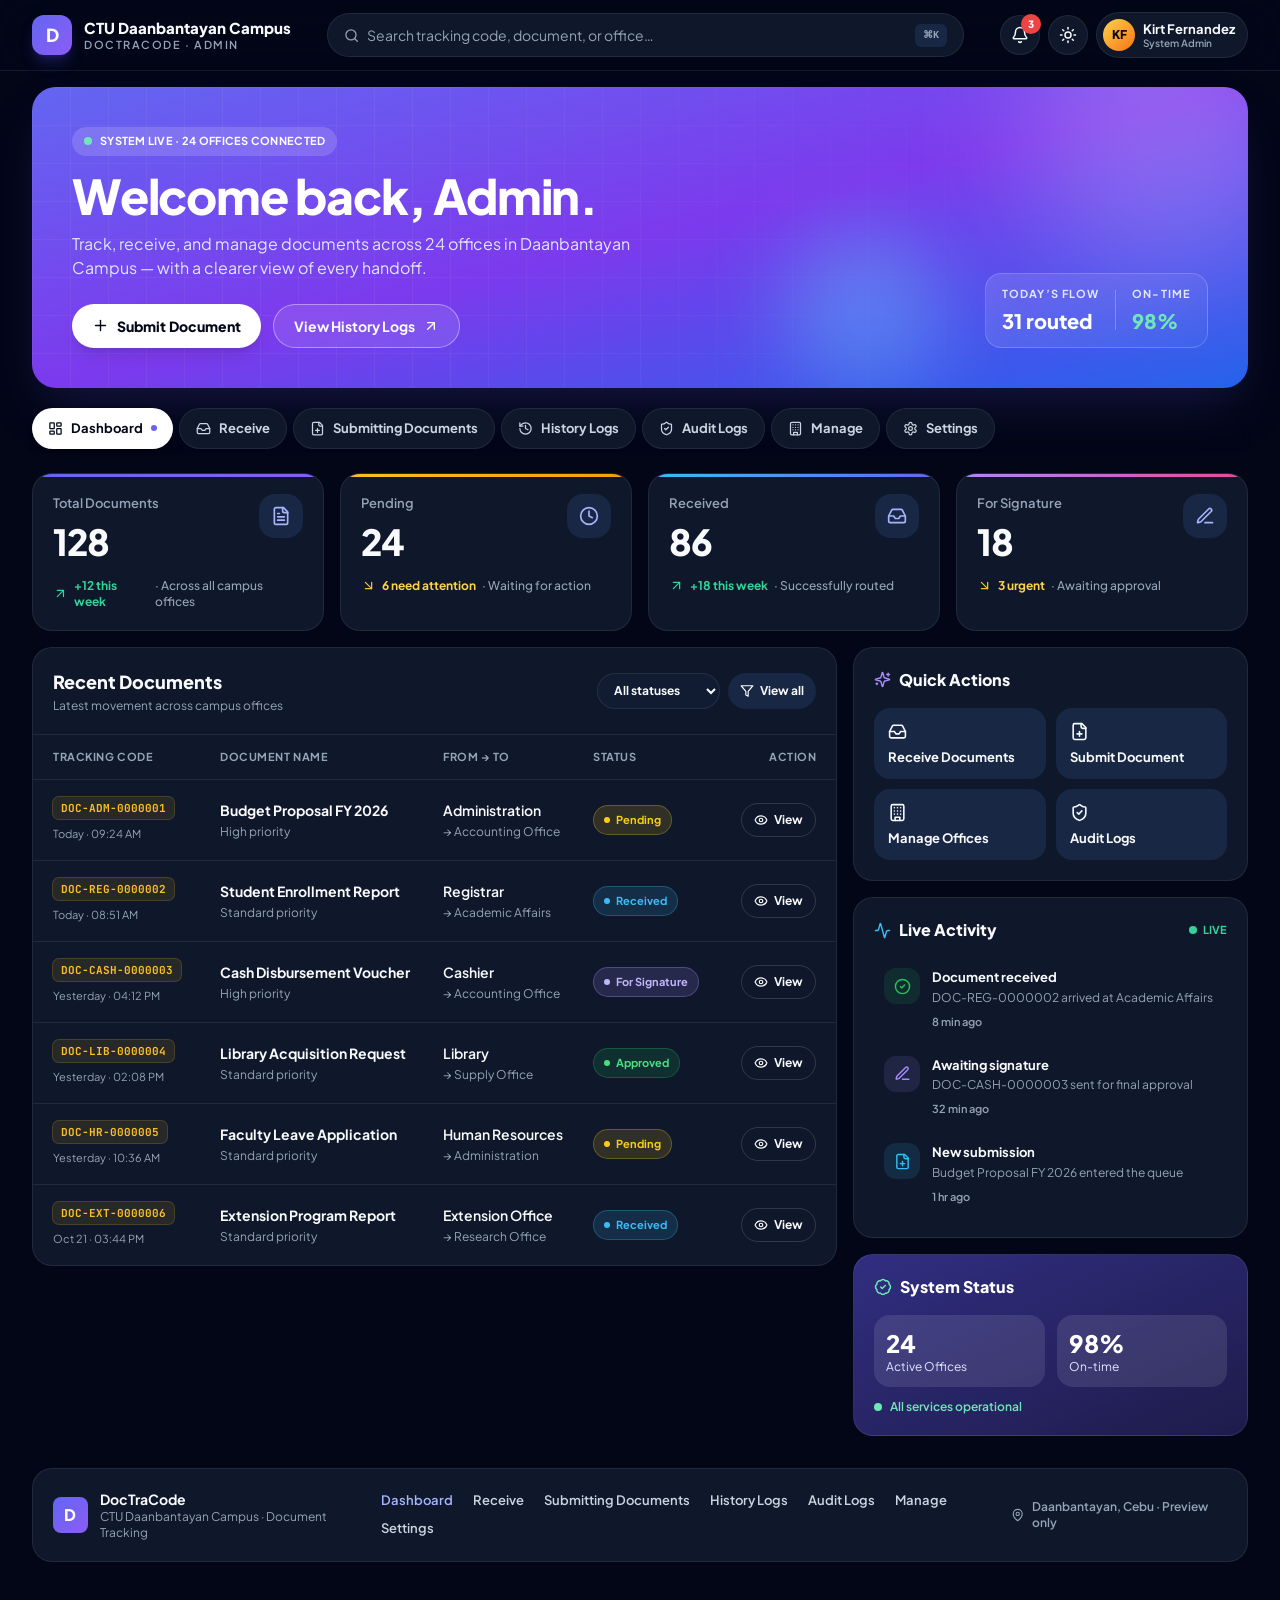
<file: index.html (2).html>
<!DOCTYPE html>
<html lang="en">
<head>
  <meta charset="UTF-8">
  <meta name="viewport" content="width=device-width, initial-scale=1">
  <title>React Artifact</title>
  <style>@import url('https://fonts.googleapis.com/css2?family=Plus+Jakarta+Sans:wght@400;500;600;700;800&family=JetBrains+Mono:wght@500;600;700&display=swap');

*, ::before, ::after{
  --tw-border-spacing-x: 0;
  --tw-border-spacing-y: 0;
  --tw-translate-x: 0;
  --tw-translate-y: 0;
  --tw-rotate: 0;
  --tw-skew-x: 0;
  --tw-skew-y: 0;
  --tw-scale-x: 1;
  --tw-scale-y: 1;
  --tw-pan-x:  ;
  --tw-pan-y:  ;
  --tw-pinch-zoom:  ;
  --tw-scroll-snap-strictness: proximity;
  --tw-gradient-from-position:  ;
  --tw-gradient-via-position:  ;
  --tw-gradient-to-position:  ;
  --tw-ordinal:  ;
  --tw-slashed-zero:  ;
  --tw-numeric-figure:  ;
  --tw-numeric-spacing:  ;
  --tw-numeric-fraction:  ;
  --tw-ring-inset:  ;
  --tw-ring-offset-width: 0px;
  --tw-ring-offset-color: #fff;
  --tw-ring-color: rgb(59 130 246 / 0.5);
  --tw-ring-offset-shadow: 0 0 #0000;
  --tw-ring-shadow: 0 0 #0000;
  --tw-shadow: 0 0 #0000;
  --tw-shadow-colored: 0 0 #0000;
  --tw-blur:  ;
  --tw-brightness:  ;
  --tw-contrast:  ;
  --tw-grayscale:  ;
  --tw-hue-rotate:  ;
  --tw-invert:  ;
  --tw-saturate:  ;
  --tw-sepia:  ;
  --tw-drop-shadow:  ;
  --tw-backdrop-blur:  ;
  --tw-backdrop-brightness:  ;
  --tw-backdrop-contrast:  ;
  --tw-backdrop-grayscale:  ;
  --tw-backdrop-hue-rotate:  ;
  --tw-backdrop-invert:  ;
  --tw-backdrop-opacity:  ;
  --tw-backdrop-saturate:  ;
  --tw-backdrop-sepia:  ;
  --tw-contain-size:  ;
  --tw-contain-layout:  ;
  --tw-contain-paint:  ;
  --tw-contain-style:  ;
}

::backdrop{
  --tw-border-spacing-x: 0;
  --tw-border-spacing-y: 0;
  --tw-translate-x: 0;
  --tw-translate-y: 0;
  --tw-rotate: 0;
  --tw-skew-x: 0;
  --tw-skew-y: 0;
  --tw-scale-x: 1;
  --tw-scale-y: 1;
  --tw-pan-x:  ;
  --tw-pan-y:  ;
  --tw-pinch-zoom:  ;
  --tw-scroll-snap-strictness: proximity;
  --tw-gradient-from-position:  ;
  --tw-gradient-via-position:  ;
  --tw-gradient-to-position:  ;
  --tw-ordinal:  ;
  --tw-slashed-zero:  ;
  --tw-numeric-figure:  ;
  --tw-numeric-spacing:  ;
  --tw-numeric-fraction:  ;
  --tw-ring-inset:  ;
  --tw-ring-offset-width: 0px;
  --tw-ring-offset-color: #fff;
  --tw-ring-color: rgb(59 130 246 / 0.5);
  --tw-ring-offset-shadow: 0 0 #0000;
  --tw-ring-shadow: 0 0 #0000;
  --tw-shadow: 0 0 #0000;
  --tw-shadow-colored: 0 0 #0000;
  --tw-blur:  ;
  --tw-brightness:  ;
  --tw-contrast:  ;
  --tw-grayscale:  ;
  --tw-hue-rotate:  ;
  --tw-invert:  ;
  --tw-saturate:  ;
  --tw-sepia:  ;
  --tw-drop-shadow:  ;
  --tw-backdrop-blur:  ;
  --tw-backdrop-brightness:  ;
  --tw-backdrop-contrast:  ;
  --tw-backdrop-grayscale:  ;
  --tw-backdrop-hue-rotate:  ;
  --tw-backdrop-invert:  ;
  --tw-backdrop-opacity:  ;
  --tw-backdrop-saturate:  ;
  --tw-backdrop-sepia:  ;
  --tw-contain-size:  ;
  --tw-contain-layout:  ;
  --tw-contain-paint:  ;
  --tw-contain-style:  ;
}

/*
! tailwindcss v3.4.18 | MIT License | https://tailwindcss.com
*/

/*
1. Prevent padding and border from affecting element width. (https://github.com/mozdevs/cssremedy/issues/4)
2. Allow adding a border to an element by just adding a border-width. (https://github.com/tailwindcss/tailwindcss/pull/116)
*/

*,
::before,
::after {
  box-sizing: border-box;
  /* 1 */
  border-width: 0;
  /* 2 */
  border-style: solid;
  /* 2 */
  border-color: #e5e7eb;
  /* 2 */
}

::before,
::after {
  --tw-content: '';
}

/*
1. Use a consistent sensible line-height in all browsers.
2. Prevent adjustments of font size after orientation changes in iOS.
3. Use a more readable tab size.
4. Use the user's configured `sans` font-family by default.
5. Use the user's configured `sans` font-feature-settings by default.
6. Use the user's configured `sans` font-variation-settings by default.
7. Disable tap highlights on iOS
*/

html,
:host {
  line-height: 1.5;
  /* 1 */
  -webkit-text-size-adjust: 100%;
  /* 2 */
  -moz-tab-size: 4;
  /* 3 */
  -o-tab-size: 4;
     tab-size: 4;
  /* 3 */
  font-family: ui-sans-serif, system-ui, sans-serif, "Apple Color Emoji", "Segoe UI Emoji", "Segoe UI Symbol", "Noto Color Emoji";
  /* 4 */
  font-feature-settings: normal;
  /* 5 */
  font-variation-settings: normal;
  /* 6 */
  -webkit-tap-highlight-color: transparent;
  /* 7 */
}

/*
1. Remove the margin in all browsers.
2. Inherit line-height from `html` so users can set them as a class directly on the `html` element.
*/

body {
  margin: 0;
  /* 1 */
  line-height: inherit;
  /* 2 */
}

/*
1. Add the correct height in Firefox.
2. Correct the inheritance of border color in Firefox. (https://bugzilla.mozilla.org/show_bug.cgi?id=190655)
3. Ensure horizontal rules are visible by default.
*/

hr {
  height: 0;
  /* 1 */
  color: inherit;
  /* 2 */
  border-top-width: 1px;
  /* 3 */
}

/*
Add the correct text decoration in Chrome, Edge, and Safari.
*/

abbr:where([title]) {
  -webkit-text-decoration: underline dotted;
          text-decoration: underline dotted;
}

/*
Remove the default font size and weight for headings.
*/

h1,
h2,
h3,
h4,
h5,
h6 {
  font-size: inherit;
  font-weight: inherit;
}

/*
Reset links to optimize for opt-in styling instead of opt-out.
*/

a {
  color: inherit;
  text-decoration: inherit;
}

/*
Add the correct font weight in Edge and Safari.
*/

b,
strong {
  font-weight: bolder;
}

/*
1. Use the user's configured `mono` font-family by default.
2. Use the user's configured `mono` font-feature-settings by default.
3. Use the user's configured `mono` font-variation-settings by default.
4. Correct the odd `em` font sizing in all browsers.
*/

code,
kbd,
samp,
pre {
  font-family: ui-monospace, SFMono-Regular, Menlo, Monaco, Consolas, "Liberation Mono", "Courier New", monospace;
  /* 1 */
  font-feature-settings: normal;
  /* 2 */
  font-variation-settings: normal;
  /* 3 */
  font-size: 1em;
  /* 4 */
}

/*
Add the correct font size in all browsers.
*/

small {
  font-size: 80%;
}

/*
Prevent `sub` and `sup` elements from affecting the line height in all browsers.
*/

sub,
sup {
  font-size: 75%;
  line-height: 0;
  position: relative;
  vertical-align: baseline;
}

sub {
  bottom: -0.25em;
}

sup {
  top: -0.5em;
}

/*
1. Remove text indentation from table contents in Chrome and Safari. (https://bugs.chromium.org/p/chromium/issues/detail?id=999088, https://bugs.webkit.org/show_bug.cgi?id=201297)
2. Correct table border color inheritance in all Chrome and Safari. (https://bugs.chromium.org/p/chromium/issues/detail?id=935729, https://bugs.webkit.org/show_bug.cgi?id=195016)
3. Remove gaps between table borders by default.
*/

table {
  text-indent: 0;
  /* 1 */
  border-color: inherit;
  /* 2 */
  border-collapse: collapse;
  /* 3 */
}

/*
1. Change the font styles in all browsers.
2. Remove the margin in Firefox and Safari.
3. Remove default padding in all browsers.
*/

button,
input,
optgroup,
select,
textarea {
  font-family: inherit;
  /* 1 */
  font-feature-settings: inherit;
  /* 1 */
  font-variation-settings: inherit;
  /* 1 */
  font-size: 100%;
  /* 1 */
  font-weight: inherit;
  /* 1 */
  line-height: inherit;
  /* 1 */
  letter-spacing: inherit;
  /* 1 */
  color: inherit;
  /* 1 */
  margin: 0;
  /* 2 */
  padding: 0;
  /* 3 */
}

/*
Remove the inheritance of text transform in Edge and Firefox.
*/

button,
select {
  text-transform: none;
}

/*
1. Correct the inability to style clickable types in iOS and Safari.
2. Remove default button styles.
*/

button,
input:where([type='button']),
input:where([type='reset']),
input:where([type='submit']) {
  -webkit-appearance: button;
  /* 1 */
  background-color: transparent;
  /* 2 */
  background-image: none;
  /* 2 */
}

/*
Use the modern Firefox focus style for all focusable elements.
*/

:-moz-focusring {
  outline: auto;
}

/*
Remove the additional `:invalid` styles in Firefox. (https://github.com/mozilla/gecko-dev/blob/2f9eacd9d3d995c937b4251a5557d95d494c9be1/layout/style/res/forms.css#L728-L737)
*/

:-moz-ui-invalid {
  box-shadow: none;
}

/*
Add the correct vertical alignment in Chrome and Firefox.
*/

progress {
  vertical-align: baseline;
}

/*
Correct the cursor style of increment and decrement buttons in Safari.
*/

::-webkit-inner-spin-button,
::-webkit-outer-spin-button {
  height: auto;
}

/*
1. Correct the odd appearance in Chrome and Safari.
2. Correct the outline style in Safari.
*/

[type='search'] {
  -webkit-appearance: textfield;
  /* 1 */
  outline-offset: -2px;
  /* 2 */
}

/*
Remove the inner padding in Chrome and Safari on macOS.
*/

::-webkit-search-decoration {
  -webkit-appearance: none;
}

/*
1. Correct the inability to style clickable types in iOS and Safari.
2. Change font properties to `inherit` in Safari.
*/

::-webkit-file-upload-button {
  -webkit-appearance: button;
  /* 1 */
  font: inherit;
  /* 2 */
}

/*
Add the correct display in Chrome and Safari.
*/

summary {
  display: list-item;
}

/*
Removes the default spacing and border for appropriate elements.
*/

blockquote,
dl,
dd,
h1,
h2,
h3,
h4,
h5,
h6,
hr,
figure,
p,
pre {
  margin: 0;
}

fieldset {
  margin: 0;
  padding: 0;
}

legend {
  padding: 0;
}

ol,
ul,
menu {
  list-style: none;
  margin: 0;
  padding: 0;
}

/*
Reset default styling for dialogs.
*/

dialog {
  padding: 0;
}

/*
Prevent resizing textareas horizontally by default.
*/

textarea {
  resize: vertical;
}

/*
1. Reset the default placeholder opacity in Firefox. (https://github.com/tailwindlabs/tailwindcss/issues/3300)
2. Set the default placeholder color to the user's configured gray 400 color.
*/

input::-moz-placeholder, textarea::-moz-placeholder {
  opacity: 1;
  /* 1 */
  color: #9ca3af;
  /* 2 */
}

input::placeholder,
textarea::placeholder {
  opacity: 1;
  /* 1 */
  color: #9ca3af;
  /* 2 */
}

/*
Set the default cursor for buttons.
*/

button,
[role="button"] {
  cursor: pointer;
}

/*
Make sure disabled buttons don't get the pointer cursor.
*/

:disabled {
  cursor: default;
}

/*
1. Make replaced elements `display: block` by default. (https://github.com/mozdevs/cssremedy/issues/14)
2. Add `vertical-align: middle` to align replaced elements more sensibly by default. (https://github.com/jensimmons/cssremedy/issues/14#issuecomment-634934210)
   This can trigger a poorly considered lint error in some tools but is included by design.
*/

img,
svg,
video,
canvas,
audio,
iframe,
embed,
object {
  display: block;
  /* 1 */
  vertical-align: middle;
  /* 2 */
}

/*
Constrain images and videos to the parent width and preserve their intrinsic aspect ratio. (https://github.com/mozdevs/cssremedy/issues/14)
*/

img,
video {
  max-width: 100%;
  height: auto;
}

/* Make elements with the HTML hidden attribute stay hidden by default */

[hidden]:where(:not([hidden="until-found"])) {
  display: none;
}

.fixed{
  position: fixed;
}

.absolute{
  position: absolute;
}

.relative{
  position: relative;
}

.sticky{
  position: sticky;
}

.inset-0{
  inset: 0px;
}

.inset-x-0{
  left: 0px;
  right: 0px;
}

.-right-0\.5{
  right: -0.125rem;
}

.-right-16{
  right: -4rem;
}

.-top-0\.5{
  top: -0.125rem;
}

.-top-24{
  top: -6rem;
}

.bottom-0{
  bottom: 0px;
}

.right-0{
  right: 0px;
}

.right-1\/4{
  right: 25%;
}

.top-0{
  top: 0px;
}

.top-12{
  top: 3rem;
}

.top-\[72px\]{
  top: 72px;
}

.top-\[var\(--safe-area-inset-top\)\]{
  top: var(--safe-area-inset-top);
}

.z-30{
  z-index: 30;
}

.z-40{
  z-index: 40;
}

.z-50{
  z-index: 50;
}

.order-2{
  order: 2;
}

.order-3{
  order: 3;
}

.-mx-1{
  margin-left: -0.25rem;
  margin-right: -0.25rem;
}

.mx-auto{
  margin-left: auto;
  margin-right: auto;
}

.ml-auto{
  margin-left: auto;
}

.mt-0\.5{
  margin-top: 0.125rem;
}

.mt-1{
  margin-top: 0.25rem;
}

.mt-1\.5{
  margin-top: 0.375rem;
}

.mt-2{
  margin-top: 0.5rem;
}

.mt-3{
  margin-top: 0.75rem;
}

.mt-4{
  margin-top: 1rem;
}

.mt-5{
  margin-top: 1.25rem;
}

.mt-6{
  margin-top: 1.5rem;
}

.mt-8{
  margin-top: 2rem;
}

.block{
  display: block;
}

.flex{
  display: flex;
}

.inline-flex{
  display: inline-flex;
}

.table{
  display: table;
}

.grid{
  display: grid;
}

.hidden{
  display: none;
}

.h-1\.5{
  height: 0.375rem;
}

.h-10{
  height: 2.5rem;
}

.h-11{
  height: 2.75rem;
}

.h-2{
  height: 0.5rem;
}

.h-40{
  height: 10rem;
}

.h-5{
  height: 1.25rem;
}

.h-72{
  height: 18rem;
}

.h-8{
  height: 2rem;
}

.h-9{
  height: 2.25rem;
}

.h-\[3px\]{
  height: 3px;
}

.max-h-\[92vh\]{
  max-height: 92vh;
}

.min-h-screen{
  min-height: 100vh;
}

.w-1\.5{
  width: 0.375rem;
}

.w-10{
  width: 2.5rem;
}

.w-11{
  width: 2.75rem;
}

.w-2{
  width: 0.5rem;
}

.w-40{
  width: 10rem;
}

.w-5{
  width: 1.25rem;
}

.w-72{
  width: 18rem;
}

.w-8{
  width: 2rem;
}

.w-9{
  width: 2.25rem;
}

.w-\[320px\]{
  width: 320px;
}

.w-full{
  width: 100%;
}

.w-px{
  width: 1px;
}

.min-w-0{
  min-width: 0px;
}

.min-w-\[760px\]{
  min-width: 760px;
}

.max-w-\[1440px\]{
  max-width: 1440px;
}

.max-w-\[560px\]{
  max-width: 560px;
}

.max-w-\[580px\]{
  max-width: 580px;
}

.max-w-\[620px\]{
  max-width: 620px;
}

.max-w-\[680px\]{
  max-width: 680px;
}

.max-w-\[720px\]{
  max-width: 720px;
}

.max-w-\[calc\(100vw-2rem\)\]{
  max-width: calc(100vw - 2rem);
}

.shrink-0{
  flex-shrink: 0;
}

.grid-cols-1{
  grid-template-columns: repeat(1, minmax(0, 1fr));
}

.grid-cols-2{
  grid-template-columns: repeat(2, minmax(0, 1fr));
}

.flex-col{
  flex-direction: column;
}

.flex-wrap{
  flex-wrap: wrap;
}

.place-items-end{
  place-items: end;
}

.place-items-center{
  place-items: center;
}

.items-start{
  align-items: flex-start;
}

.items-center{
  align-items: center;
}

.justify-center{
  justify-content: center;
}

.justify-between{
  justify-content: space-between;
}

.gap-1{
  gap: 0.25rem;
}

.gap-1\.5{
  gap: 0.375rem;
}

.gap-2{
  gap: 0.5rem;
}

.gap-2\.5{
  gap: 0.625rem;
}

.gap-3{
  gap: 0.75rem;
}

.gap-4{
  gap: 1rem;
}

.gap-7{
  gap: 1.75rem;
}

.gap-x-5{
  -moz-column-gap: 1.25rem;
       column-gap: 1.25rem;
}

.gap-y-2{
  row-gap: 0.5rem;
}

.space-y-1 > :not([hidden]) ~ :not([hidden]){
  --tw-space-y-reverse: 0;
  margin-top: calc(0.25rem * calc(1 - var(--tw-space-y-reverse)));
  margin-bottom: calc(0.25rem * var(--tw-space-y-reverse));
}

.space-y-2 > :not([hidden]) ~ :not([hidden]){
  --tw-space-y-reverse: 0;
  margin-top: calc(0.5rem * calc(1 - var(--tw-space-y-reverse)));
  margin-bottom: calc(0.5rem * var(--tw-space-y-reverse));
}

.space-y-4 > :not([hidden]) ~ :not([hidden]){
  --tw-space-y-reverse: 0;
  margin-top: calc(1rem * calc(1 - var(--tw-space-y-reverse)));
  margin-bottom: calc(1rem * var(--tw-space-y-reverse));
}

.overflow-auto{
  overflow: auto;
}

.overflow-hidden{
  overflow: hidden;
}

.overflow-x-auto{
  overflow-x: auto;
}

.truncate{
  overflow: hidden;
  text-overflow: ellipsis;
  white-space: nowrap;
}

.whitespace-nowrap{
  white-space: nowrap;
}

.rounded-2xl{
  border-radius: 1rem;
}

.rounded-\[20px\]{
  border-radius: 20px;
}

.rounded-\[24px\]{
  border-radius: 24px;
}

.rounded-full{
  border-radius: 9999px;
}

.rounded-lg{
  border-radius: 0.5rem;
}

.rounded-md{
  border-radius: 0.375rem;
}

.rounded-xl{
  border-radius: 0.75rem;
}

.rounded-t-\[24px\]{
  border-top-left-radius: 24px;
  border-top-right-radius: 24px;
}

.border{
  border-width: 1px;
}

.border-b{
  border-bottom-width: 1px;
}

.border-t{
  border-top-width: 1px;
}

.border-dashed{
  border-style: dashed;
}

.border-\[var\(--border\)\]{
  border-color: var(--border);
}

.border-\[var\(--border-2\)\]{
  border-color: var(--border-2);
}

.border-white\/40{
  border-color: rgb(255 255 255 / 0.4);
}

.bg-\[\#6366f1\]{
  --tw-bg-opacity: 1;
  background-color: rgb(99 102 241 / var(--tw-bg-opacity, 1));
}

.bg-\[\#6366f1\]\/15{
  background-color: rgb(99 102 241 / 0.15);
}

.bg-\[\#ef4444\]{
  --tw-bg-opacity: 1;
  background-color: rgb(239 68 68 / var(--tw-bg-opacity, 1));
}

.bg-\[\#fbbf24\]\/10{
  background-color: rgb(251 191 36 / 0.1);
}

.bg-\[var\(--bg\)\]{
  background-color: var(--bg);
}

.bg-\[var\(--surface\)\]{
  background-color: var(--surface);
}

.bg-\[var\(--surface-2\)\]{
  background-color: var(--surface-2);
}

.bg-\[var\(--surface-3\)\]{
  background-color: var(--surface-3);
}

.bg-black\/60{
  background-color: rgb(0 0 0 / 0.6);
}

.bg-current{
  background-color: currentColor;
}

.bg-cyan-300\/30{
  background-color: rgb(103 232 249 / 0.3);
}

.bg-emerald-300{
  --tw-bg-opacity: 1;
  background-color: rgb(110 231 183 / var(--tw-bg-opacity, 1));
}

.bg-emerald-400{
  --tw-bg-opacity: 1;
  background-color: rgb(52 211 153 / var(--tw-bg-opacity, 1));
}

.bg-emerald-400\/10{
  background-color: rgb(52 211 153 / 0.1);
}

.bg-transparent{
  background-color: transparent;
}

.bg-white{
  --tw-bg-opacity: 1;
  background-color: rgb(255 255 255 / var(--tw-bg-opacity, 1));
}

.bg-white\/10{
  background-color: rgb(255 255 255 / 0.1);
}

.bg-white\/15{
  background-color: rgb(255 255 255 / 0.15);
}

.bg-white\/20{
  background-color: rgb(255 255 255 / 0.2);
}

.bg-white\/25{
  background-color: rgb(255 255 255 / 0.25);
}

.bg-gradient-to-br{
  background-image: linear-gradient(to bottom right, var(--tw-gradient-stops));
}

.bg-gradient-to-r{
  background-image: linear-gradient(to right, var(--tw-gradient-stops));
}

.from-\[\#312e81\]{
  --tw-gradient-from: #312e81 var(--tw-gradient-from-position);
  --tw-gradient-to: rgb(49 46 129 / 0) var(--tw-gradient-to-position);
  --tw-gradient-stops: var(--tw-gradient-from), var(--tw-gradient-to);
}

.from-\[\#6366f1\]{
  --tw-gradient-from: #6366f1 var(--tw-gradient-from-position);
  --tw-gradient-to: rgb(99 102 241 / 0) var(--tw-gradient-to-position);
  --tw-gradient-stops: var(--tw-gradient-from), var(--tw-gradient-to);
}

.from-amber-300{
  --tw-gradient-from: #fcd34d var(--tw-gradient-from-position);
  --tw-gradient-to: rgb(252 211 77 / 0) var(--tw-gradient-to-position);
  --tw-gradient-stops: var(--tw-gradient-from), var(--tw-gradient-to);
}

.via-\[\#7c3aed\]{
  --tw-gradient-to: rgb(124 58 237 / 0)  var(--tw-gradient-to-position);
  --tw-gradient-stops: var(--tw-gradient-from), #7c3aed var(--tw-gradient-via-position), var(--tw-gradient-to);
}

.to-\[\#1e1b4b\]{
  --tw-gradient-to: #1e1b4b var(--tw-gradient-to-position);
}

.to-\[\#2563eb\]{
  --tw-gradient-to: #2563eb var(--tw-gradient-to-position);
}

.to-\[\#8b5cf6\]{
  --tw-gradient-to: #8b5cf6 var(--tw-gradient-to-position);
}

.to-orange-500{
  --tw-gradient-to: #f97316 var(--tw-gradient-to-position);
}

.p-0{
  padding: 0px;
}

.p-2{
  padding: 0.5rem;
}

.p-2\.5{
  padding: 0.625rem;
}

.p-3{
  padding: 0.75rem;
}

.p-3\.5{
  padding: 0.875rem;
}

.p-4{
  padding: 1rem;
}

.p-5{
  padding: 1.25rem;
}

.p-6{
  padding: 1.5rem;
}

.px-1{
  padding-left: 0.25rem;
  padding-right: 0.25rem;
}

.px-2{
  padding-left: 0.5rem;
  padding-right: 0.5rem;
}

.px-2\.5{
  padding-left: 0.625rem;
  padding-right: 0.625rem;
}

.px-3{
  padding-left: 0.75rem;
  padding-right: 0.75rem;
}

.px-3\.5{
  padding-left: 0.875rem;
  padding-right: 0.875rem;
}

.px-4{
  padding-left: 1rem;
  padding-right: 1rem;
}

.px-5{
  padding-left: 1.25rem;
  padding-right: 1.25rem;
}

.py-1{
  padding-top: 0.25rem;
  padding-bottom: 0.25rem;
}

.py-1\.5{
  padding-top: 0.375rem;
  padding-bottom: 0.375rem;
}

.py-10{
  padding-top: 2.5rem;
  padding-bottom: 2.5rem;
}

.py-2{
  padding-top: 0.5rem;
  padding-bottom: 0.5rem;
}

.py-2\.5{
  padding-top: 0.625rem;
  padding-bottom: 0.625rem;
}

.py-3{
  padding-top: 0.75rem;
  padding-bottom: 0.75rem;
}

.py-4{
  padding-top: 1rem;
  padding-bottom: 1rem;
}

.py-5{
  padding-top: 1.25rem;
  padding-bottom: 1.25rem;
}

.pb-10{
  padding-bottom: 2.5rem;
}

.pl-1\.5{
  padding-left: 0.375rem;
}

.pr-3{
  padding-right: 0.75rem;
}

.text-left{
  text-align: left;
}

.text-center{
  text-align: center;
}

.text-right{
  text-align: right;
}

.text-2xl{
  font-size: 1.5rem;
  line-height: 2rem;
}

.text-3xl{
  font-size: 1.875rem;
  line-height: 2.25rem;
}

.text-4xl{
  font-size: 2.25rem;
  line-height: 2.5rem;
}

.text-\[10px\]{
  font-size: 10px;
}

.text-\[11px\]{
  font-size: 11px;
}

.text-\[13px\]{
  font-size: 13px;
}

.text-\[14px\]{
  font-size: 14px;
}

.text-\[15px\]{
  font-size: 15px;
}

.text-\[34px\]{
  font-size: 34px;
}

.text-base{
  font-size: 1rem;
  line-height: 1.5rem;
}

.text-lg{
  font-size: 1.125rem;
  line-height: 1.75rem;
}

.text-sm{
  font-size: 0.875rem;
  line-height: 1.25rem;
}

.text-xl{
  font-size: 1.25rem;
  line-height: 1.75rem;
}

.text-xs{
  font-size: 0.75rem;
  line-height: 1rem;
}

.font-bold{
  font-weight: 700;
}

.font-extrabold{
  font-weight: 800;
}

.font-medium{
  font-weight: 500;
}

.font-semibold{
  font-weight: 600;
}

.uppercase{
  text-transform: uppercase;
}

.leading-5{
  line-height: 1.25rem;
}

.leading-6{
  line-height: 1.5rem;
}

.leading-7{
  line-height: 1.75rem;
}

.leading-\[1\.02\]{
  line-height: 1.02;
}

.leading-tight{
  line-height: 1.25;
}

.tracking-\[\.14em\]{
  letter-spacing: .14em;
}

.tracking-tight{
  letter-spacing: -0.025em;
}

.tracking-wide{
  letter-spacing: 0.025em;
}

.tracking-wider{
  letter-spacing: 0.05em;
}

.tracking-widest{
  letter-spacing: 0.1em;
}

.text-\[\#a5b4fc\]{
  --tw-text-opacity: 1;
  color: rgb(165 180 252 / var(--tw-text-opacity, 1));
}

.text-\[\#a78bfa\]{
  --tw-text-opacity: 1;
  color: rgb(167 139 250 / var(--tw-text-opacity, 1));
}

.text-\[\#fbbf24\]{
  --tw-text-opacity: 1;
  color: rgb(251 191 36 / var(--tw-text-opacity, 1));
}

.text-\[var\(--muted\)\]{
  color: var(--muted);
}

.text-\[var\(--muted-2\)\]{
  color: var(--muted-2);
}

.text-\[var\(--text\)\]{
  color: var(--text);
}

.text-amber-300{
  --tw-text-opacity: 1;
  color: rgb(252 211 77 / var(--tw-text-opacity, 1));
}

.text-amber-400{
  --tw-text-opacity: 1;
  color: rgb(251 191 36 / var(--tw-text-opacity, 1));
}

.text-emerald-300{
  --tw-text-opacity: 1;
  color: rgb(110 231 183 / var(--tw-text-opacity, 1));
}

.text-emerald-400{
  --tw-text-opacity: 1;
  color: rgb(52 211 153 / var(--tw-text-opacity, 1));
}

.text-indigo-100{
  --tw-text-opacity: 1;
  color: rgb(224 231 255 / var(--tw-text-opacity, 1));
}

.text-sky-400{
  --tw-text-opacity: 1;
  color: rgb(56 189 248 / var(--tw-text-opacity, 1));
}

.text-slate-950{
  --tw-text-opacity: 1;
  color: rgb(2 6 23 / var(--tw-text-opacity, 1));
}

.text-white{
  --tw-text-opacity: 1;
  color: rgb(255 255 255 / var(--tw-text-opacity, 1));
}

.opacity-60{
  opacity: 0.6;
}

.shadow-2xl{
  --tw-shadow: 0 25px 50px -12px rgb(0 0 0 / 0.25);
  --tw-shadow-colored: 0 25px 50px -12px var(--tw-shadow-color);
  box-shadow: var(--tw-ring-offset-shadow, 0 0 #0000), var(--tw-ring-shadow, 0 0 #0000), var(--tw-shadow);
}

.shadow-lg{
  --tw-shadow: 0 10px 15px -3px rgb(0 0 0 / 0.1), 0 4px 6px -4px rgb(0 0 0 / 0.1);
  --tw-shadow-colored: 0 10px 15px -3px var(--tw-shadow-color), 0 4px 6px -4px var(--tw-shadow-color);
  box-shadow: var(--tw-ring-offset-shadow, 0 0 #0000), var(--tw-ring-shadow, 0 0 #0000), var(--tw-shadow);
}

.shadow-\[var\(--shadow\)\]{
  --tw-shadow-color: var(--shadow);
  --tw-shadow: var(--tw-shadow-colored);
}

.shadow-black\/20{
  --tw-shadow-color: rgb(0 0 0 / 0.2);
  --tw-shadow: var(--tw-shadow-colored);
}

.shadow-indigo-600\/30{
  --tw-shadow-color: rgb(79 70 229 / 0.3);
  --tw-shadow: var(--tw-shadow-colored);
}

.shadow-indigo-900\/40{
  --tw-shadow-color: rgb(49 46 129 / 0.4);
  --tw-shadow: var(--tw-shadow-colored);
}

.outline-none{
  outline: 2px solid transparent;
  outline-offset: 2px;
}

.ring-1{
  --tw-ring-offset-shadow: var(--tw-ring-inset) 0 0 0 var(--tw-ring-offset-width) var(--tw-ring-offset-color);
  --tw-ring-shadow: var(--tw-ring-inset) 0 0 0 calc(1px + var(--tw-ring-offset-width)) var(--tw-ring-color);
  box-shadow: var(--tw-ring-offset-shadow), var(--tw-ring-shadow), var(--tw-shadow, 0 0 #0000);
}

.ring-\[\#fbbf24\]\/25{
  --tw-ring-color: rgb(251 191 36 / 0.25);
}

.blur-2xl{
  --tw-blur: blur(40px);
  filter: var(--tw-blur) var(--tw-brightness) var(--tw-contrast) var(--tw-grayscale) var(--tw-hue-rotate) var(--tw-invert) var(--tw-saturate) var(--tw-sepia) var(--tw-drop-shadow);
}

.blur-3xl{
  --tw-blur: blur(64px);
  filter: var(--tw-blur) var(--tw-brightness) var(--tw-contrast) var(--tw-grayscale) var(--tw-hue-rotate) var(--tw-invert) var(--tw-saturate) var(--tw-sepia) var(--tw-drop-shadow);
}

.filter{
  filter: var(--tw-blur) var(--tw-brightness) var(--tw-contrast) var(--tw-grayscale) var(--tw-hue-rotate) var(--tw-invert) var(--tw-saturate) var(--tw-sepia) var(--tw-drop-shadow);
}

.backdrop-blur{
  --tw-backdrop-blur: blur(8px);
  backdrop-filter: var(--tw-backdrop-blur) var(--tw-backdrop-brightness) var(--tw-backdrop-contrast) var(--tw-backdrop-grayscale) var(--tw-backdrop-hue-rotate) var(--tw-backdrop-invert) var(--tw-backdrop-opacity) var(--tw-backdrop-saturate) var(--tw-backdrop-sepia);
}

.backdrop-blur-sm{
  --tw-backdrop-blur: blur(4px);
  backdrop-filter: var(--tw-backdrop-blur) var(--tw-backdrop-brightness) var(--tw-backdrop-contrast) var(--tw-backdrop-grayscale) var(--tw-backdrop-hue-rotate) var(--tw-backdrop-invert) var(--tw-backdrop-opacity) var(--tw-backdrop-saturate) var(--tw-backdrop-sepia);
}

.backdrop-blur-xl{
  --tw-backdrop-blur: blur(24px);
  backdrop-filter: var(--tw-backdrop-blur) var(--tw-backdrop-brightness) var(--tw-backdrop-contrast) var(--tw-backdrop-grayscale) var(--tw-backdrop-hue-rotate) var(--tw-backdrop-invert) var(--tw-backdrop-opacity) var(--tw-backdrop-saturate) var(--tw-backdrop-sepia);
}

.transition{
  transition-property: color, background-color, border-color, text-decoration-color, fill, stroke, opacity, box-shadow, transform, filter, backdrop-filter;
  transition-timing-function: cubic-bezier(0.4, 0, 0.2, 1);
  transition-duration: 150ms;
}

:root{
  --bg:#020617;
  --surface:#0f172a;
  --surface-2:#111c33;
  --surface-3:#182744;
  --border:rgba(255,255,255,.08);
  --border-2:rgba(255,255,255,.14);
  --text:#f8fafc;
  --muted:#94a3b8;
  --muted-2:#cbd5e1;
  --primary:#6366f1;
  --primary-2:#8b5cf6;
  --gold:#fbbf24;
  --green:#22c55e;
  --blue:#38bdf8;
  --yellow:#facc15;
  --purple:#a78bfa;
  --shadow:0 24px 60px rgba(0,0,0,.35);
}

:root[data-theme="light"]{
  --bg:#eef2ff;
  --surface:#ffffff;
  --surface-2:#f8fafc;
  --surface-3:#eef2ff;
  --border:rgba(15,23,42,.10);
  --border-2:rgba(15,23,42,.16);
  --text:#0f172a;
  --muted:#64748b;
  --muted-2:#334155;
  --shadow:0 18px 45px rgba(15,23,42,.12);
}

@media (prefers-color-scheme: dark){
  :root:not([data-theme="light"]){
    --bg:#020617;
    --surface:#0f172a;
  }
}

*{
  box-sizing:border-box
}

html{
  scroll-behavior:smooth
}

body{
  margin:0;
  background:var(--bg);
  color:var(--text);
  font-family:"Plus Jakarta Sans",ui-sans-serif,system-ui,-apple-system,BlinkMacSystemFont,"Segoe UI",sans-serif
}

button,input,select,textarea{
  font:inherit
}

button{
  cursor:pointer
}

.mono{
  font-family:"JetBrains Mono",ui-monospace,SFMono-Regular,monospace
}

.glass{
  background:linear-gradient(135deg,rgba(255,255,255,.12),rgba(255,255,255,.03));
  border:1px solid rgba(255,255,255,.18)
}

.hero-grid{
  background-image:linear-gradient(rgba(255,255,255,.08) 1px,transparent 1px),linear-gradient(90deg,rgba(255,255,255,.08) 1px,transparent 1px);
  background-size:38px 38px;
  -webkit-mask-image:linear-gradient(to right,black 30%,transparent 92%);
          mask-image:linear-gradient(to right,black 30%,transparent 92%)
}

.no-scrollbar::-webkit-scrollbar{
  display:none
}

.no-scrollbar{
  scrollbar-width:none
}

@keyframes rise{
  from{
    opacity:0;
    transform:translateY(10px)
  }

  to{
    opacity:1;
    transform:translateY(0)
  }
}

.rise{
  animation:rise .45s ease both
}

@keyframes pulseDot{
  0%,100%{
    transform:scale(1);
    opacity:1
  }

  50%{
    transform:scale(1.7);
    opacity:.55
  }
}

.pulse-dot{
  animation:pulseDot 1.8s ease infinite
}

.placeholder\:text-\[var\(--muted\)\]::-moz-placeholder{
  color: var(--muted);
}

.placeholder\:text-\[var\(--muted\)\]::placeholder{
  color: var(--muted);
}

.hover\:-translate-y-0\.5:hover{
  --tw-translate-y: -0.125rem;
  transform: translate(var(--tw-translate-x), var(--tw-translate-y)) rotate(var(--tw-rotate)) skewX(var(--tw-skew-x)) skewY(var(--tw-skew-y)) scaleX(var(--tw-scale-x)) scaleY(var(--tw-scale-y));
}

.hover\:-translate-y-1:hover{
  --tw-translate-y: -0.25rem;
  transform: translate(var(--tw-translate-x), var(--tw-translate-y)) rotate(var(--tw-rotate)) skewX(var(--tw-skew-x)) skewY(var(--tw-skew-y)) scaleX(var(--tw-scale-x)) scaleY(var(--tw-scale-y));
}

.hover\:border-\[var\(--border-2\)\]:hover{
  border-color: var(--border-2);
}

.hover\:bg-\[\#6366f1\]:hover{
  --tw-bg-opacity: 1;
  background-color: rgb(99 102 241 / var(--tw-bg-opacity, 1));
}

.hover\:bg-\[var\(--surface-2\)\]:hover{
  background-color: var(--surface-2);
}

.hover\:bg-white:hover{
  --tw-bg-opacity: 1;
  background-color: rgb(255 255 255 / var(--tw-bg-opacity, 1));
}

.hover\:bg-white\/20:hover{
  background-color: rgb(255 255 255 / 0.2);
}

.hover\:text-\[var\(--text\)\]:hover{
  color: var(--text);
}

.hover\:text-slate-950:hover{
  --tw-text-opacity: 1;
  color: rgb(2 6 23 / var(--tw-text-opacity, 1));
}

.hover\:text-white:hover{
  --tw-text-opacity: 1;
  color: rgb(255 255 255 / var(--tw-text-opacity, 1));
}

.hover\:shadow-\[var\(--shadow\)\]:hover{
  --tw-shadow-color: var(--shadow);
  --tw-shadow: var(--tw-shadow-colored);
}

.focus\:border-\[\#6366f1\]:focus{
  --tw-border-opacity: 1;
  border-color: rgb(99 102 241 / var(--tw-border-opacity, 1));
}

@media (min-width: 640px){
  .sm\:block{
    display: block;
  }

  .sm\:grid-cols-2{
    grid-template-columns: repeat(2, minmax(0, 1fr));
  }

  .sm\:grid-cols-3{
    grid-template-columns: repeat(3, minmax(0, 1fr));
  }

  .sm\:flex-wrap{
    flex-wrap: wrap;
  }

  .sm\:place-items-center{
    place-items: center;
  }

  .sm\:justify-start{
    justify-content: flex-start;
  }

  .sm\:rounded-\[24px\]{
    border-radius: 24px;
  }

  .sm\:p-5{
    padding: 1.25rem;
  }

  .sm\:p-8{
    padding: 2rem;
  }

  .sm\:px-4{
    padding-left: 1rem;
    padding-right: 1rem;
  }

  .sm\:px-6{
    padding-left: 1.5rem;
    padding-right: 1.5rem;
  }

  .sm\:text-5xl{
    font-size: 3rem;
    line-height: 1;
  }

  .sm\:text-\[15px\]{
    font-size: 15px;
  }

  .sm\:text-base{
    font-size: 1rem;
    line-height: 1.5rem;
  }
}

@media (min-width: 768px){
  .md\:block{
    display: block;
  }
}

@media (min-width: 1024px){
  .lg\:order-2{
    order: 2;
  }

  .lg\:order-3{
    order: 3;
  }

  .lg\:col-span-2{
    grid-column: span 2 / span 2;
  }

  .lg\:mx-6{
    margin-left: 1.5rem;
    margin-right: 1.5rem;
  }

  .lg\:ml-0{
    margin-left: 0px;
  }

  .lg\:w-auto{
    width: auto;
  }

  .lg\:flex-1{
    flex: 1 1 0%;
  }

  .lg\:grid-cols-3{
    grid-template-columns: repeat(3, minmax(0, 1fr));
  }

  .lg\:flex-row{
    flex-direction: row;
  }

  .lg\:flex-nowrap{
    flex-wrap: nowrap;
  }

  .lg\:items-end{
    align-items: flex-end;
  }

  .lg\:items-center{
    align-items: center;
  }

  .lg\:justify-between{
    justify-content: space-between;
  }

  .lg\:p-10{
    padding: 2.5rem;
  }

  .lg\:px-8{
    padding-left: 2rem;
    padding-right: 2rem;
  }
}

@media (min-width: 1280px){
  .xl\:grid-cols-4{
    grid-template-columns: repeat(4, minmax(0, 1fr));
  }
}
</style>
</head>
<body>
  <div id="root"></div>
  
  <script type="module">var _d=Object.create;var{getPrototypeOf:Pd,defineProperty:uo,getOwnPropertyNames:zd}=Object;var Td=Object.prototype.hasOwnProperty;var Ve=(e,t,n)=>{n=e!=null?_d(Pd(e)):{};let r=t||!e||!e.__esModule?uo(n,"default",{value:e,enumerable:!0}):n;for(let l of zd(e))if(!Td.call(r,l))uo(r,l,{get:()=>e[l],enumerable:!0});return r};var Ar=(e,t)=>()=>(t||e((t={exports:{}}).exports,t),t.exports);var Dd=(e,t)=>{for(var n in t)uo(e,n,{get:t[n],enumerable:!0,configurable:!0,set:(r)=>t[n]=()=>r})};var Rd=(e,t)=>()=>(e&&(t=e(e=0)),t);var xt=Ar((Xd)=>{var Sn=Symbol.for("react.element"),Od=Symbol.for("react.portal"),Fd=Symbol.for("react.fragment"),Md=Symbol.for("react.strict_mode"),Ld=Symbol.for("react.profiler"),Id=Symbol.for("react.provider"),Ad=Symbol.for("react.context"),Ud=Symbol.for("react.forward_ref"),Vd=Symbol.for("react.suspense"),Hd=Symbol.for("react.memo"),Bd=Symbol.for("react.lazy"),Fu=Symbol.iterator;function $d(e){if(e===null||typeof e!=="object")return null;return e=Fu&&e[Fu]||e["@@iterator"],typeof e==="function"?e:null}var Iu={isMounted:function(){return!1},enqueueForceUpdate:function(){},enqueueReplaceState:function(){},enqueueSetState:function(){}},Au=Object.assign,Uu={};function Bt(e,t,n){this.props=e,this.context=t,this.refs=Uu,this.updater=n||Iu}Bt.prototype.isReactComponent={};Bt.prototype.setState=function(e,t){if(typeof e!=="object"&&typeof e!=="function"&&e!=null)throw Error("setState(...): takes an object of state variables to update or a function which returns an object of state variables.");this.updater.enqueueSetState(this,e,t,"setState")};Bt.prototype.forceUpdate=function(e){this.updater.enqueueForceUpdate(this,e,"forceUpdate")};function Vu(){}Vu.prototype=Bt.prototype;function so(e,t,n){this.props=e,this.context=t,this.refs=Uu,this.updater=n||Iu}var co=so.prototype=new Vu;co.constructor=so;Au(co,Bt.prototype);co.isPureReactComponent=!0;var Mu=Array.isArray,Hu=Object.prototype.hasOwnProperty,fo={current:null},Bu={key:!0,ref:!0,__self:!0,__source:!0};function $u(e,t,n){var r,l={},o=null,i=null;if(t!=null)for(r in t.ref!==void 0&&(i=t.ref),t.key!==void 0&&(o=""+t.key),t)Hu.call(t,r)&&!Bu.hasOwnProperty(r)&&(l[r]=t[r]);var u=arguments.length-2;if(u===1)l.children=n;else if(1<u){for(var a=Array(u),c=0;c<u;c++)a[c]=arguments[c+2];l.children=a}if(e&&e.defaultProps)for(r in u=e.defaultProps,u)l[r]===void 0&&(l[r]=u[r]);return{$$typeof:Sn,type:e,key:o,ref:i,props:l,_owner:fo.current}}function Qd(e,t){return{$$typeof:Sn,type:e.type,key:t,ref:e.ref,props:e.props,_owner:e._owner}}function po(e){return typeof e==="object"&&e!==null&&e.$$typeof===Sn}function Wd(e){var t={"=":"=0",":":"=2"};return"$"+e.replace(/[=:]/g,function(n){return t[n]})}var Lu=/\/+/g;function ao(e,t){return typeof e==="object"&&e!==null&&e.key!=null?Wd(""+e.key):t.toString(36)}function Vr(e,t,n,r,l){var o=typeof e;if(o==="undefined"||o==="boolean")e=null;var i=!1;if(e===null)i=!0;else switch(o){case"string":case"number":i=!0;break;case"object":switch(e.$$typeof){case Sn:case Od:i=!0}}if(i)return i=e,l=l(i),e=r===""?"."+ao(i,0):r,Mu(l)?(n="",e!=null&&(n=e.replace(Lu,"$&/")+"/"),Vr(l,t,n,"",function(c){return c})):l!=null&&(po(l)&&(l=Qd(l,n+(!l.key||i&&i.key===l.key?"":(""+l.key).replace(Lu,"$&/")+"/")+e)),t.push(l)),1;if(i=0,r=r===""?".":r+":",Mu(e))for(var u=0;u<e.length;u++){o=e[u];var a=r+ao(o,u);i+=Vr(o,t,n,a,l)}else if(a=$d(e),typeof a==="function")for(e=a.call(e),u=0;!(o=e.next()).done;)o=o.value,a=r+ao(o,u++),i+=Vr(o,t,n,a,l);else if(o==="object")throw t=String(e),Error("Objects are not valid as a React child (found: "+(t==="[object Object]"?"object with keys {"+Object.keys(e).join(", ")+"}":t)+"). If you meant to render a collection of children, use an array instead.");return i}function Ur(e,t,n){if(e==null)return e;var r=[],l=0;return Vr(e,r,"","",function(o){return t.call(n,o,l++)}),r}function Yd(e){if(e._status===-1){var t=e._result;t=t(),t.then(function(n){if(e._status===0||e._status===-1)e._status=1,e._result=n},function(n){if(e._status===0||e._status===-1)e._status=2,e._result=n}),e._status===-1&&(e._status=0,e._result=t)}if(e._status===1)return e._result.default;throw e._result}var re={current:null},Hr={transition:null},Kd={ReactCurrentDispatcher:re,ReactCurrentBatchConfig:Hr,ReactCurrentOwner:fo};function Qu(){throw Error("act(...) is not supported in production builds of React.")}Xd.Children={map:Ur,forEach:function(e,t,n){Ur(e,function(){t.apply(this,arguments)},n)},count:function(e){var t=0;return Ur(e,function(){t++}),t},toArray:function(e){return Ur(e,function(t){return t})||[]},only:function(e){if(!po(e))throw Error("React.Children.only expected to receive a single React element child.");return e}};Xd.Component=Bt;Xd.Fragment=Fd;Xd.Profiler=Ld;Xd.PureComponent=so;Xd.StrictMode=Md;Xd.Suspense=Vd;Xd.__SECRET_INTERNALS_DO_NOT_USE_OR_YOU_WILL_BE_FIRED=Kd;Xd.act=Qu;Xd.cloneElement=function(e,t,n){if(e===null||e===void 0)throw Error("React.cloneElement(...): The argument must be a React element, but you passed "+e+".");var r=Au({},e.props),l=e.key,o=e.ref,i=e._owner;if(t!=null){if(t.ref!==void 0&&(o=t.ref,i=fo.current),t.key!==void 0&&(l=""+t.key),e.type&&e.type.defaultProps)var u=e.type.defaultProps;for(a in t)Hu.call(t,a)&&!Bu.hasOwnProperty(a)&&(r[a]=t[a]===void 0&&u!==void 0?u[a]:t[a])}var a=arguments.length-2;if(a===1)r.children=n;else if(1<a){u=Array(a);for(var c=0;c<a;c++)u[c]=arguments[c+2];r.children=u}return{$$typeof:Sn,type:e.type,key:l,ref:o,props:r,_owner:i}};Xd.createContext=function(e){return e={$$typeof:Ad,_currentValue:e,_currentValue2:e,_threadCount:0,Provider:null,Consumer:null,_defaultValue:null,_globalName:null},e.Provider={$$typeof:Id,_context:e},e.Consumer=e};Xd.createElement=$u;Xd.createFactory=function(e){var t=$u.bind(null,e);return t.type=e,t};Xd.createRef=function(){return{current:null}};Xd.forwardRef=function(e){return{$$typeof:Ud,render:e}};Xd.isValidElement=po;Xd.lazy=function(e){return{$$typeof:Bd,_payload:{_status:-1,_result:e},_init:Yd}};Xd.memo=function(e,t){return{$$typeof:Hd,type:e,compare:t===void 0?null:t}};Xd.startTransition=function(e){var t=Hr.transition;Hr.transition={};try{e()}finally{Hr.transition=t}};Xd.unstable_act=Qu;Xd.useCallback=function(e,t){return re.current.useCallback(e,t)};Xd.useContext=function(e){return re.current.useContext(e)};Xd.useDebugValue=function(){};Xd.useDeferredValue=function(e){return re.current.useDeferredValue(e)};Xd.useEffect=function(e,t){return re.current.useEffect(e,t)};Xd.useId=function(){return re.current.useId()};Xd.useImperativeHandle=function(e,t,n){return re.current.useImperativeHandle(e,t,n)};Xd.useInsertionEffect=function(e,t){return re.current.useInsertionEffect(e,t)};Xd.useLayoutEffect=function(e,t){return re.current.useLayoutEffect(e,t)};Xd.useMemo=function(e,t){return re.current.useMemo(e,t)};Xd.useReducer=function(e,t,n){return re.current.useReducer(e,t,n)};Xd.useRef=function(e){return re.current.useRef(e)};Xd.useState=function(e){return re.current.useState(e)};Xd.useSyncExternalStore=function(e,t,n){return re.current.useSyncExternalStore(e,t,n)};Xd.useTransition=function(){return re.current.useTransition()};Xd.version="18.3.1"});var Ju=Ar((Of)=>{function vo(e,t){var n=e.length;e.push(t);e:for(;0<n;){var r=n-1>>>1,l=e[r];if(0<Br(l,t))e[r]=t,e[n]=l,n=r;else break e}}function Ce(e){return e.length===0?null:e[0]}function Yr(e){if(e.length===0)return null;var t=e[0],n=e.pop();if(n!==t){e[0]=n;e:for(var r=0,l=e.length,o=l>>>1;r<o;){var i=2*(r+1)-1,u=e[i],a=i+1,c=e[a];if(0>Br(u,n))a<l&&0>Br(c,u)?(e[r]=c,e[a]=n,r=a):(e[r]=u,e[i]=n,r=i);else if(a<l&&0>Br(c,n))e[r]=c,e[a]=n,r=a;else break e}}return t}function Br(e,t){var n=e.sortIndex-t.sortIndex;return n!==0?n:e.id-t.id}if(typeof performance==="object"&&typeof performance.now==="function")ho=performance,Of.unstable_now=function(){return ho.now()};else $r=Date,go=$r.now(),Of.unstable_now=function(){return $r.now()-go};var ho,$r,go,Oe=[],be=[],Rf=1,ge=null,b=3,Kr=!1,St=!1,Cn=!1,Yu=typeof setTimeout==="function"?setTimeout:null,Ku=typeof clearTimeout==="function"?clearTimeout:null,Wu=typeof setImmediate<"u"?setImmediate:null;typeof navigator<"u"&&navigator.scheduling!==void 0&&navigator.scheduling.isInputPending!==void 0&&navigator.scheduling.isInputPending.bind(navigator.scheduling);function yo(e){for(var t=Ce(be);t!==null;){if(t.callback===null)Yr(be);else if(t.startTime<=e)Yr(be),t.sortIndex=t.expirationTime,vo(Oe,t);else break;t=Ce(be)}}function ko(e){if(Cn=!1,yo(e),!St)if(Ce(Oe)!==null)St=!0,So(xo);else{var t=Ce(be);t!==null&&No(ko,t.startTime-e)}}function xo(e,t){St=!1,Cn&&(Cn=!1,Ku(En),En=-1),Kr=!0;var n=b;try{yo(t);for(ge=Ce(Oe);ge!==null&&(!(ge.expirationTime>t)||e&&!Zu());){var r=ge.callback;if(typeof r==="function"){ge.callback=null,b=ge.priorityLevel;var l=r(ge.expirationTime<=t);t=Of.unstable_now(),typeof l==="function"?ge.callback=l:ge===Ce(Oe)&&Yr(Oe),yo(t)}else Yr(Oe);ge=Ce(Oe)}if(ge!==null)var o=!0;else{var i=Ce(be);i!==null&&No(ko,i.startTime-t),o=!1}return o}finally{ge=null,b=n,Kr=!1}}var Xr=!1,Qr=null,En=-1,Xu=5,Gu=-1;function Zu(){return Of.unstable_now()-Gu<Xu?!1:!0}function mo(){if(Qr!==null){var e=Of.unstable_now();Gu=e;var t=!0;try{t=Qr(!0,e)}finally{t?Nn():(Xr=!1,Qr=null)}}else Xr=!1}var Nn;if(typeof Wu==="function")Nn=function(){Wu(mo)};else if(typeof MessageChannel<"u")Wr=new MessageChannel,wo=Wr.port2,Wr.port1.onmessage=mo,Nn=function(){wo.postMessage(null)};else Nn=function(){Yu(mo,0)};var Wr,wo;function So(e){Qr=e,Xr||(Xr=!0,Nn())}function No(e,t){En=Yu(function(){e(Of.unstable_now())},t)}Of.unstable_IdlePriority=5;Of.unstable_ImmediatePriority=1;Of.unstable_LowPriority=4;Of.unstable_NormalPriority=3;Of.unstable_Profiling=null;Of.unstable_UserBlockingPriority=2;Of.unstable_cancelCallback=function(e){e.callback=null};Of.unstable_continueExecution=function(){St||Kr||(St=!0,So(xo))};Of.unstable_forceFrameRate=function(e){0>e||125<e?console.error("forceFrameRate takes a positive int between 0 and 125, forcing frame rates higher than 125 fps is not supported"):Xu=0<e?Math.floor(1000/e):5};Of.unstable_getCurrentPriorityLevel=function(){return b};Of.unstable_getFirstCallbackNode=function(){return Ce(Oe)};Of.unstable_next=function(e){switch(b){case 1:case 2:case 3:var t=3;break;default:t=b}var n=b;b=t;try{return e()}finally{b=n}};Of.unstable_pauseExecution=function(){};Of.unstable_requestPaint=function(){};Of.unstable_runWithPriority=function(e,t){switch(e){case 1:case 2:case 3:case 4:case 5:break;default:e=3}var n=b;b=e;try{return t()}finally{b=n}};Of.unstable_scheduleCallback=function(e,t,n){var r=Of.unstable_now();switch(typeof n==="object"&&n!==null?(n=n.delay,n=typeof n==="number"&&0<n?r+n:r):n=r,e){case 1:var l=-1;break;case 2:l=250;break;case 5:l=1073741823;break;case 4:l=1e4;break;default:l=5000}return l=n+l,e={id:Rf++,callback:t,priorityLevel:e,startTime:n,expirationTime:l,sortIndex:-1},n>r?(e.sortIndex=n,vo(be,e),Ce(Oe)===null&&e===Ce(be)&&(Cn?(Ku(En),En=-1):Cn=!0,No(ko,n-r))):(e.sortIndex=l,vo(Oe,e),St||Kr||(St=!0,So(xo))),e};Of.unstable_shouldYield=Zu;Of.unstable_wrapCallback=function(e){var t=b;return function(){var n=b;b=t;try{return e.apply(this,arguments)}finally{b=n}}}});var Tu={};Dd(Tu,{version:()=>cd,unstable_renderSubtreeIntoContainer:()=>sd,unstable_batchedUpdates:()=>ad,unmountComponentAtNode:()=>ud,render:()=>id,hydrateRoot:()=>od,hydrate:()=>ld,flushSync:()=>rd,findDOMNode:()=>nd,createRoot:()=>td,createPortal:()=>ed,__SECRET_INTERNALS_DO_NOT_USE_OR_YOU_WILL_BE_FIRED:()=>jc});function w(e){for(var t="https://reactjs.org/docs/error-decoder.html?invariant="+e,n=1;n<arguments.length;n++)t+="&args[]="+encodeURIComponent(arguments[n]);return"Minified React error #"+e+"; visit "+t+" for the full message or use the non-minified dev environment for full errors and additional helpful warnings."}function It(e,t){cn(e,t),cn(e+"Capture",t)}function cn(e,t){Jn[e]=t;for(e=0;e<t.length;e++)ns.add(t[e])}function bf(e){if(Yo.call(bu,e))return!0;if(Yo.call(qu,e))return!1;if(qf.test(e))return bu[e]=!0;return qu[e]=!0,!1}function jf(e,t,n,r){if(n!==null&&n.type===0)return!1;switch(typeof t){case"function":case"symbol":return!0;case"boolean":if(r)return!1;if(n!==null)return!n.acceptsBooleans;return e=e.toLowerCase().slice(0,5),e!=="data-"&&e!=="aria-";default:return!1}}function ep(e,t,n,r){if(t===null||typeof t>"u"||jf(e,t,n,r))return!0;if(r)return!1;if(n!==null)switch(n.type){case 3:return!t;case 4:return t===!1;case 5:return isNaN(t);case 6:return isNaN(t)||1>t}return!1}function ie(e,t,n,r,l,o,i){this.acceptsBooleans=t===2||t===3||t===4,this.attributeName=r,this.attributeNamespace=l,this.mustUseProperty=n,this.propertyName=e,this.type=t,this.sanitizeURL=o,this.removeEmptyString=i}function Hi(e){return e[1].toUpperCase()}function Bi(e,t,n,r){var l=q.hasOwnProperty(t)?q[t]:null;if(l!==null?l.type!==0:r||!(2<t.length)||t[0]!=="o"&&t[0]!=="O"||t[1]!=="n"&&t[1]!=="N")ep(t,n,l,r)&&(n=null),r||l===null?bf(t)&&(n===null?e.removeAttribute(t):e.setAttribute(t,""+n)):l.mustUseProperty?e[l.propertyName]=n===null?l.type===3?!1:"":n:(t=l.attributeName,r=l.attributeNamespace,n===null?e.removeAttribute(t):(l=l.type,n=l===3||l===4&&n===!0?"":""+n,r?e.setAttributeNS(r,t,n):e.setAttribute(t,n)))}function _n(e){if(e===null||typeof e!=="object")return null;return e=ju&&e[ju]||e["@@iterator"],typeof e==="function"?e:null}function Fn(e){if(Co===void 0)try{throw Error()}catch(n){var t=n.stack.trim().match(/\n( *(at )?)/);Co=t&&t[1]||""}return`
`+Co+e}function _o(e,t){if(!e||Eo)return"";Eo=!0;var n=Error.prepareStackTrace;Error.prepareStackTrace=void 0;try{if(t)if(t=function(){throw Error()},Object.defineProperty(t.prototype,"props",{set:function(){throw Error()}}),typeof Reflect==="object"&&Reflect.construct){try{Reflect.construct(t,[])}catch(c){var r=c}Reflect.construct(e,[],t)}else{try{t.call()}catch(c){r=c}e.call(t.prototype)}else{try{throw Error()}catch(c){r=c}e()}}catch(c){if(c&&r&&typeof c.stack==="string"){for(var l=c.stack.split(`
`),o=r.stack.split(`
`),i=l.length-1,u=o.length-1;1<=i&&0<=u&&l[i]!==o[u];)u--;for(;1<=i&&0<=u;i--,u--)if(l[i]!==o[u]){if(i!==1||u!==1)do if(i--,u--,0>u||l[i]!==o[u]){var a=`
`+l[i].replace(" at new "," at ");return e.displayName&&a.includes("<anonymous>")&&(a=a.replace("<anonymous>",e.displayName)),a}while(1<=i&&0<=u);break}}}finally{Eo=!1,Error.prepareStackTrace=n}return(e=e?e.displayName||e.name:"")?Fn(e):""}function tp(e){switch(e.tag){case 5:return Fn(e.type);case 16:return Fn("Lazy");case 13:return Fn("Suspense");case 19:return Fn("SuspenseList");case 0:case 2:case 15:return e=_o(e.type,!1),e;case 11:return e=_o(e.type.render,!1),e;case 1:return e=_o(e.type,!0),e;default:return""}}function Zo(e){if(e==null)return null;if(typeof e==="function")return e.displayName||e.name||null;if(typeof e==="string")return e;switch(e){case Kt:return"Fragment";case Yt:return"Portal";case Ko:return"Profiler";case $i:return"StrictMode";case Xo:return"Suspense";case Go:return"SuspenseList"}if(typeof e==="object")switch(e.$$typeof){case ls:return(e.displayName||"Context")+".Consumer";case rs:return(e._context.displayName||"Context")+".Provider";case Qi:var t=e.render;return e=e.displayName,e||(e=t.displayName||t.name||"",e=e!==""?"ForwardRef("+e+")":"ForwardRef"),e;case Wi:return t=e.displayName||null,t!==null?t:Zo(e.type)||"Memo";case et:t=e._payload,e=e._init;try{return Zo(e(t))}catch(n){}}return null}function np(e){var t=e.type;switch(e.tag){case 24:return"Cache";case 9:return(t.displayName||"Context")+".Consumer";case 10:return(t._context.displayName||"Context")+".Provider";case 18:return"DehydratedFragment";case 11:return e=t.render,e=e.displayName||e.name||"",t.displayName||(e!==""?"ForwardRef("+e+")":"ForwardRef");case 7:return"Fragment";case 5:return t;case 4:return"Portal";case 3:return"Root";case 6:return"Text";case 16:return Zo(t);case 8:return t===$i?"StrictMode":"Mode";case 22:return"Offscreen";case 12:return"Profiler";case 21:return"Scope";case 13:return"Suspense";case 19:return"SuspenseList";case 25:return"TracingMarker";case 1:case 0:case 17:case 2:case 14:case 15:if(typeof t==="function")return t.displayName||t.name||null;if(typeof t==="string")return t}return null}function mt(e){switch(typeof e){case"boolean":case"number":case"string":case"undefined":return e;case"object":return e;default:return""}}function is(e){var t=e.type;return(e=e.nodeName)&&e.toLowerCase()==="input"&&(t==="checkbox"||t==="radio")}function rp(e){var t=is(e)?"checked":"value",n=Object.getOwnPropertyDescriptor(e.constructor.prototype,t),r=""+e[t];if(!e.hasOwnProperty(t)&&typeof n<"u"&&typeof n.get==="function"&&typeof n.set==="function"){var{get:l,set:o}=n;return Object.defineProperty(e,t,{configurable:!0,get:function(){return l.call(this)},set:function(i){r=""+i,o.call(this,i)}}),Object.defineProperty(e,t,{enumerable:n.enumerable}),{getValue:function(){return r},setValue:function(i){r=""+i},stopTracking:function(){e._valueTracker=null,delete e[t]}}}}function Zr(e){e._valueTracker||(e._valueTracker=rp(e))}function us(e){if(!e)return!1;var t=e._valueTracker;if(!t)return!0;var n=t.getValue(),r="";return e&&(r=is(e)?e.checked?"true":"false":e.value),e=r,e!==n?(t.setValue(e),!0):!1}function kl(e){if(e=e||(typeof document<"u"?document:void 0),typeof e>"u")return null;try{return e.activeElement||e.body}catch(t){return e.body}}function Jo(e,t){var n=t.checked;return H({},t,{defaultChecked:void 0,defaultValue:void 0,value:void 0,checked:n!=null?n:e._wrapperState.initialChecked})}function ea(e,t){var n=t.defaultValue==null?"":t.defaultValue,r=t.checked!=null?t.checked:t.defaultChecked;n=mt(t.value!=null?t.value:n),e._wrapperState={initialChecked:r,initialValue:n,controlled:t.type==="checkbox"||t.type==="radio"?t.checked!=null:t.value!=null}}function as(e,t){t=t.checked,t!=null&&Bi(e,"checked",t,!1)}function qo(e,t){as(e,t);var n=mt(t.value),r=t.type;if(n!=null)if(r==="number"){if(n===0&&e.value===""||e.value!=n)e.value=""+n}else e.value!==""+n&&(e.value=""+n);else if(r==="submit"||r==="reset"){e.removeAttribute("value");return}t.hasOwnProperty("value")?bo(e,t.type,n):t.hasOwnProperty("defaultValue")&&bo(e,t.type,mt(t.defaultValue)),t.checked==null&&t.defaultChecked!=null&&(e.defaultChecked=!!t.defaultChecked)}function ta(e,t,n){if(t.hasOwnProperty("value")||t.hasOwnProperty("defaultValue")){var r=t.type;if(!(r!=="submit"&&r!=="reset"||t.value!==void 0&&t.value!==null))return;t=""+e._wrapperState.initialValue,n||t===e.value||(e.value=t),e.defaultValue=t}n=e.name,n!==""&&(e.name=""),e.defaultChecked=!!e._wrapperState.initialChecked,n!==""&&(e.name=n)}function bo(e,t,n){if(t!=="number"||kl(e.ownerDocument)!==e)n==null?e.defaultValue=""+e._wrapperState.initialValue:e.defaultValue!==""+n&&(e.defaultValue=""+n)}function rn(e,t,n,r){if(e=e.options,t){t={};for(var l=0;l<n.length;l++)t["$"+n[l]]=!0;for(n=0;n<e.length;n++)l=t.hasOwnProperty("$"+e[n].value),e[n].selected!==l&&(e[n].selected=l),l&&r&&(e[n].defaultSelected=!0)}else{n=""+mt(n),t=null;for(l=0;l<e.length;l++){if(e[l].value===n){e[l].selected=!0,r&&(e[l].defaultSelected=!0);return}t!==null||e[l].disabled||(t=e[l])}t!==null&&(t.selected=!0)}}function jo(e,t){if(t.dangerouslySetInnerHTML!=null)throw Error(w(91));return H({},t,{value:void 0,defaultValue:void 0,children:""+e._wrapperState.initialValue})}function na(e,t){var n=t.value;if(n==null){if(n=t.children,t=t.defaultValue,n!=null){if(t!=null)throw Error(w(92));if(Mn(n)){if(1<n.length)throw Error(w(93));n=n[0]}t=n}t==null&&(t=""),n=t}e._wrapperState={initialValue:mt(n)}}function ss(e,t){var n=mt(t.value),r=mt(t.defaultValue);n!=null&&(n=""+n,n!==e.value&&(e.value=n),t.defaultValue==null&&e.defaultValue!==n&&(e.defaultValue=n)),r!=null&&(e.defaultValue=""+r)}function ra(e){var t=e.textContent;t===e._wrapperState.initialValue&&t!==""&&t!==null&&(e.value=t)}function cs(e){switch(e){case"svg":return"http://www.w3.org/2000/svg";case"math":return"http://www.w3.org/1998/Math/MathML";default:return"http://www.w3.org/1999/xhtml"}}function ei(e,t){return e==null||e==="http://www.w3.org/1999/xhtml"?cs(t):e==="http://www.w3.org/2000/svg"&&t==="foreignObject"?"http://www.w3.org/1999/xhtml":e}function qn(e,t){if(t){var n=e.firstChild;if(n&&n===e.lastChild&&n.nodeType===3){n.nodeValue=t;return}}e.textContent=t}function fs(e,t,n){return t==null||typeof t==="boolean"||t===""?"":n||typeof t!=="number"||t===0||Bn.hasOwnProperty(e)&&Bn[e]?(""+t).trim():t+"px"}function ps(e,t){e=e.style;for(var n in t)if(t.hasOwnProperty(n)){var r=n.indexOf("--")===0,l=fs(n,t[n],r);n==="float"&&(n="cssFloat"),r?e.setProperty(n,l):e[n]=l}}function ti(e,t){if(t){if(op[e]&&(t.children!=null||t.dangerouslySetInnerHTML!=null))throw Error(w(137,e));if(t.dangerouslySetInnerHTML!=null){if(t.children!=null)throw Error(w(60));if(typeof t.dangerouslySetInnerHTML!=="object"||!("__html"in t.dangerouslySetInnerHTML))throw Error(w(61))}if(t.style!=null&&typeof t.style!=="object")throw Error(w(62))}}function ni(e,t){if(e.indexOf("-")===-1)return typeof t.is==="string";switch(e){case"annotation-xml":case"color-profile":case"font-face":case"font-face-src":case"font-face-uri":case"font-face-format":case"font-face-name":case"missing-glyph":return!1;default:return!0}}function Yi(e){return e=e.target||e.srcElement||window,e.correspondingUseElement&&(e=e.correspondingUseElement),e.nodeType===3?e.parentNode:e}function la(e){if(e=vr(e)){if(typeof li!=="function")throw Error(w(280));var t=e.stateNode;t&&(t=Gl(t),li(e.stateNode,e.type,t))}}function ms(e){ln?on?on.push(e):on=[e]:ln=e}function vs(){if(ln){var e=ln,t=on;if(on=ln=null,la(e),t)for(e=0;e<t.length;e++)la(t[e])}}function hs(e,t){return e(t)}function gs(){}function ys(e,t,n){if(Po)return e(t,n);Po=!0;try{return hs(e,t,n)}finally{if(Po=!1,ln!==null||on!==null)gs(),vs()}}function bn(e,t){var n=e.stateNode;if(n===null)return null;var r=Gl(n);if(r===null)return null;n=r[t];e:switch(t){case"onClick":case"onClickCapture":case"onDoubleClick":case"onDoubleClickCapture":case"onMouseDown":case"onMouseDownCapture":case"onMouseMove":case"onMouseMoveCapture":case"onMouseUp":case"onMouseUpCapture":case"onMouseEnter":(r=!r.disabled)||(e=e.type,r=!(e==="button"||e==="input"||e==="select"||e==="textarea")),e=!r;break e;default:e=!1}if(e)return null;if(n&&typeof n!=="function")throw Error(w(231,t,typeof n));return n}function ip(e,t,n,r,l,o,i,u,a){var c=Array.prototype.slice.call(arguments,3);try{t.apply(n,c)}catch(g){this.onError(g)}}function ap(e,t,n,r,l,o,i,u,a){$n=!1,xl=null,ip.apply(up,arguments)}function sp(e,t,n,r,l,o,i,u,a){if(ap.apply(this,arguments),$n){if($n){var c=xl;$n=!1,xl=null}else throw Error(w(198));Sl||(Sl=!0,ii=c)}}function At(e){var t=e,n=e;if(e.alternate)for(;t.return;)t=t.return;else{e=t;do t=e,(t.flags&4098)!==0&&(n=t.return),e=t.return;while(e)}return t.tag===3?n:null}function ws(e){if(e.tag===13){var t=e.memoizedState;if(t===null&&(e=e.alternate,e!==null&&(t=e.memoizedState)),t!==null)return t.dehydrated}return null}function oa(e){if(At(e)!==e)throw Error(w(188))}function cp(e){var t=e.alternate;if(!t){if(t=At(e),t===null)throw Error(w(188));return t!==e?null:e}for(var n=e,r=t;;){var l=n.return;if(l===null)break;var o=l.alternate;if(o===null){if(r=l.return,r!==null){n=r;continue}break}if(l.child===o.child){for(o=l.child;o;){if(o===n)return oa(l),e;if(o===r)return oa(l),t;o=o.sibling}throw Error(w(188))}if(n.return!==r.return)n=l,r=o;else{for(var i=!1,u=l.child;u;){if(u===n){i=!0,n=l,r=o;break}if(u===r){i=!0,r=l,n=o;break}u=u.sibling}if(!i){for(u=o.child;u;){if(u===n){i=!0,n=o,r=l;break}if(u===r){i=!0,r=o,n=l;break}u=u.sibling}if(!i)throw Error(w(189))}}if(n.alternate!==r)throw Error(w(190))}if(n.tag!==3)throw Error(w(188));return n.stateNode.current===n?e:t}function ks(e){return e=cp(e),e!==null?xs(e):null}function xs(e){if(e.tag===5||e.tag===6)return e;for(e=e.child;e!==null;){var t=xs(e);if(t!==null)return t;e=e.sibling}return null}function vp(e){if(Ie&&typeof Ie.onCommitFiberRoot==="function")try{Ie.onCommitFiberRoot(Wl,e,void 0,(e.current.flags&128)===128)}catch(t){}}function yp(e){return e>>>=0,e===0?32:31-(hp(e)/gp|0)|0}function Ln(e){switch(e&-e){case 1:return 1;case 2:return 2;case 4:return 4;case 8:return 8;case 16:return 16;case 32:return 32;case 64:case 128:case 256:case 512:case 1024:case 2048:case 4096:case 8192:case 16384:case 32768:case 65536:case 131072:case 262144:case 524288:case 1048576:case 2097152:return e&4194240;case 4194304:case 8388608:case 16777216:case 33554432:case 67108864:return e&130023424;case 134217728:return 134217728;case 268435456:return 268435456;case 536870912:return 536870912;case 1073741824:return 1073741824;default:return e}}function Cl(e,t){var n=e.pendingLanes;if(n===0)return 0;var r=0,l=e.suspendedLanes,o=e.pingedLanes,i=n&268435455;if(i!==0){var u=i&~l;u!==0?r=Ln(u):(o&=i,o!==0&&(r=Ln(o)))}else i=n&~l,i!==0?r=Ln(i):o!==0&&(r=Ln(o));if(r===0)return 0;if(t!==0&&t!==r&&(t&l)===0&&(l=r&-r,o=t&-t,l>=o||l===16&&(o&4194240)!==0))return t;if((r&4)!==0&&(r|=n&16),t=e.entangledLanes,t!==0)for(e=e.entanglements,t&=r;0<t;)n=31-Te(t),l=1<<n,r|=e[n],t&=~l;return r}function wp(e,t){switch(e){case 1:case 2:case 4:return t+250;case 8:case 16:case 32:case 64:case 128:case 256:case 512:case 1024:case 2048:case 4096:case 8192:case 16384:case 32768:case 65536:case 131072:case 262144:case 524288:case 1048576:case 2097152:return t+5000;case 4194304:case 8388608:case 16777216:case 33554432:case 67108864:return-1;case 134217728:case 268435456:case 536870912:case 1073741824:return-1;default:return-1}}function kp(e,t){for(var{suspendedLanes:n,pingedLanes:r,expirationTimes:l,pendingLanes:o}=e;0<o;){var i=31-Te(o),u=1<<i,a=l[i];if(a===-1){if((u&n)===0||(u&r)!==0)l[i]=wp(u,t)}else a<=t&&(e.expiredLanes|=u);o&=~u}}function ui(e){return e=e.pendingLanes&-1073741825,e!==0?e:e&1073741824?1073741824:0}function Es(){var e=qr;return qr<<=1,(qr&4194240)===0&&(qr=64),e}function zo(e){for(var t=[],n=0;31>n;n++)t.push(e);return t}function pr(e,t,n){e.pendingLanes|=t,t!==536870912&&(e.suspendedLanes=0,e.pingedLanes=0),e=e.eventTimes,t=31-Te(t),e[t]=n}function xp(e,t){var n=e.pendingLanes&~t;e.pendingLanes=t,e.suspendedLanes=0,e.pingedLanes=0,e.expiredLanes&=t,e.mutableReadLanes&=t,e.entangledLanes&=t,t=e.entanglements;var r=e.eventTimes;for(e=e.expirationTimes;0<n;){var l=31-Te(n),o=1<<l;t[l]=0,r[l]=-1,e[l]=-1,n&=~o}}function Xi(e,t){var n=e.entangledLanes|=t;for(e=e.entanglements;n;){var r=31-Te(n),l=1<<r;l&t|e[r]&t&&(e[r]|=t),n&=~l}}function _s(e){return e&=-e,1<e?4<e?(e&268435455)!==0?16:536870912:4:1}function ua(e,t){switch(e){case"focusin":case"focusout":it=null;break;case"dragenter":case"dragleave":ut=null;break;case"mouseover":case"mouseout":at=null;break;case"pointerover":case"pointerout":jn.delete(t.pointerId);break;case"gotpointercapture":case"lostpointercapture":er.delete(t.pointerId)}}function Pn(e,t,n,r,l,o){if(e===null||e.nativeEvent!==o)return e={blockedOn:t,domEventName:n,eventSystemFlags:r,nativeEvent:o,targetContainers:[l]},t!==null&&(t=vr(t),t!==null&&Gi(t)),e;return e.eventSystemFlags|=r,t=e.targetContainers,l!==null&&t.indexOf(l)===-1&&t.push(l),e}function Np(e,t,n,r,l){switch(t){case"focusin":return it=Pn(it,e,t,n,r,l),!0;case"dragenter":return ut=Pn(ut,e,t,n,r,l),!0;case"mouseover":return at=Pn(at,e,t,n,r,l),!0;case"pointerover":var o=l.pointerId;return jn.set(o,Pn(jn.get(o)||null,e,t,n,r,l)),!0;case"gotpointercapture":return o=l.pointerId,er.set(o,Pn(er.get(o)||null,e,t,n,r,l)),!0}return!1}function Rs(e){var t=_t(e.target);if(t!==null){var n=At(t);if(n!==null){if(t=n.tag,t===13){if(t=ws(n),t!==null){e.blockedOn=t,Ds(e.priority,function(){zs(n)});return}}else if(t===3&&n.stateNode.current.memoizedState.isDehydrated){e.blockedOn=n.tag===3?n.stateNode.containerInfo:null;return}}}e.blockedOn=null}function sl(e){if(e.blockedOn!==null)return!1;for(var t=e.targetContainers;0<t.length;){var n=si(e.domEventName,e.eventSystemFlags,t[0],e.nativeEvent);if(n===null){n=e.nativeEvent;var r=new n.constructor(n.type,n);ri=r,n.target.dispatchEvent(r),ri=null}else return t=vr(n),t!==null&&Gi(t),e.blockedOn=n,!1;t.shift()}return!0}function aa(e,t,n){sl(e)&&n.delete(t)}function Cp(){ai=!1,it!==null&&sl(it)&&(it=null),ut!==null&&sl(ut)&&(ut=null),at!==null&&sl(at)&&(at=null),jn.forEach(aa),er.forEach(aa)}function zn(e,t){e.blockedOn===t&&(e.blockedOn=null,ai||(ai=!0,A.unstable_scheduleCallback(A.unstable_NormalPriority,Cp)))}function tr(e){function t(l){return zn(l,e)}if(0<jr.length){zn(jr[0],e);for(var n=1;n<jr.length;n++){var r=jr[n];r.blockedOn===e&&(r.blockedOn=null)}}it!==null&&zn(it,e),ut!==null&&zn(ut,e),at!==null&&zn(at,e),jn.forEach(t),er.forEach(t);for(n=0;n<nt.length;n++)r=nt[n],r.blockedOn===e&&(r.blockedOn=null);for(;0<nt.length&&(n=nt[0],n.blockedOn===null);)Rs(n),n.blockedOn===null&&nt.shift()}function Ep(e,t,n,r){var l=R,o=un.transition;un.transition=null;try{R=1,Zi(e,t,n,r)}finally{R=l,un.transition=o}}function _p(e,t,n,r){var l=R,o=un.transition;un.transition=null;try{R=4,Zi(e,t,n,r)}finally{R=l,un.transition=o}}function Zi(e,t,n,r){if(El){var l=si(e,t,n,r);if(l===null)Mo(e,t,r,_l,n),ua(e,r);else if(Np(l,e,t,n,r))r.stopPropagation();else if(ua(e,r),t&4&&-1<Sp.indexOf(e)){for(;l!==null;){var o=vr(l);if(o!==null&&Ps(o),o=si(e,t,n,r),o===null&&Mo(e,t,r,_l,n),o===l)break;l=o}l!==null&&r.stopPropagation()}else Mo(e,t,r,null,n)}}function si(e,t,n,r){if(_l=null,e=Yi(r),e=_t(e),e!==null)if(t=At(e),t===null)e=null;else if(n=t.tag,n===13){if(e=ws(t),e!==null)return e;e=null}else if(n===3){if(t.stateNode.current.memoizedState.isDehydrated)return t.tag===3?t.stateNode.containerInfo:null;e=null}else t!==e&&(e=null);return _l=e,null}function Os(e){switch(e){case"cancel":case"click":case"close":case"contextmenu":case"copy":case"cut":case"auxclick":case"dblclick":case"dragend":case"dragstart":case"drop":case"focusin":case"focusout":case"input":case"invalid":case"keydown":case"keypress":case"keyup":case"mousedown":case"mouseup":case"paste":case"pause":case"play":case"pointercancel":case"pointerdown":case"pointerup":case"ratechange":case"reset":case"resize":case"seeked":case"submit":case"touchcancel":case"touchend":case"touchstart":case"volumechange":case"change":case"selectionchange":case"textInput":case"compositionstart":case"compositionend":case"compositionupdate":case"beforeblur":case"afterblur":case"beforeinput":case"blur":case"fullscreenchange":case"focus":case"hashchange":case"popstate":case"select":case"selectstart":return 1;case"drag":case"dragenter":case"dragexit":case"dragleave":case"dragover":case"mousemove":case"mouseout":case"mouseover":case"pointermove":case"pointerout":case"pointerover":case"scroll":case"toggle":case"touchmove":case"wheel":case"mouseenter":case"mouseleave":case"pointerenter":case"pointerleave":return 4;case"message":switch(pp()){case Ki:return 1;case Ns:return 4;case Nl:case mp:return 16;case Cs:return 536870912;default:return 16}default:return 16}}function Fs(){if(cl)return cl;var e,t=Ji,n=t.length,r,l="value"in lt?lt.value:lt.textContent,o=l.length;for(e=0;e<n&&t[e]===l[e];e++);var i=n-e;for(r=1;r<=i&&t[n-r]===l[o-r];r++);return cl=l.slice(e,1<r?1-r:void 0)}function dl(e){var t=e.keyCode;return"charCode"in e?(e=e.charCode,e===0&&t===13&&(e=13)):e=t,e===10&&(e=13),32<=e||e===13?e:0}function el(){return!0}function sa(){return!1}function ve(e){function t(n,r,l,o,i){this._reactName=n,this._targetInst=l,this.type=r,this.nativeEvent=o,this.target=i,this.currentTarget=null;for(var u in e)e.hasOwnProperty(u)&&(n=e[u],this[u]=n?n(o):o[u]);return this.isDefaultPrevented=(o.defaultPrevented!=null?o.defaultPrevented:o.returnValue===!1)?el:sa,this.isPropagationStopped=sa,this}return H(t.prototype,{preventDefault:function(){this.defaultPrevented=!0;var n=this.nativeEvent;n&&(n.preventDefault?n.preventDefault():typeof n.returnValue!=="unknown"&&(n.returnValue=!1),this.isDefaultPrevented=el)},stopPropagation:function(){var n=this.nativeEvent;n&&(n.stopPropagation?n.stopPropagation():typeof n.cancelBubble!=="unknown"&&(n.cancelBubble=!0),this.isPropagationStopped=el)},persist:function(){},isPersistent:el}),t}function Vp(e){var t=this.nativeEvent;return t.getModifierState?t.getModifierState(e):(e=Up[e])?!!t[e]:!1}function bi(){return Vp}function Ls(e,t){switch(e){case"keyup":return Zp.indexOf(t.keyCode)!==-1;case"keydown":return t.keyCode!==229;case"keypress":case"mousedown":case"focusout":return!0;default:return!1}}function Is(e){return e=e.detail,typeof e==="object"&&"data"in e?e.data:null}function qp(e,t){switch(e){case"compositionend":return Is(t);case"keypress":if(t.which!==32)return null;return ma=!0,pa;case"textInput":return e=t.data,e===pa&&ma?null:e;default:return null}}function bp(e,t){if(Xt)return e==="compositionend"||!ji&&Ls(e,t)?(e=Fs(),cl=Ji=lt=null,Xt=!1,e):null;switch(e){case"paste":return null;case"keypress":if(!(t.ctrlKey||t.altKey||t.metaKey)||t.ctrlKey&&t.altKey){if(t.char&&1<t.char.length)return t.char;if(t.which)return String.fromCharCode(t.which)}return null;case"compositionend":return Ms&&t.locale!=="ko"?null:t.data;default:return null}}function va(e){var t=e&&e.nodeName&&e.nodeName.toLowerCase();return t==="input"?!!jp[e.type]:t==="textarea"?!0:!1}function As(e,t,n,r){ms(r),t=Pl(t,"onChange"),0<t.length&&(n=new qi("onChange","change",null,n,r),e.push({event:n,listeners:t}))}function em(e){Gs(e,0)}function Kl(e){var t=Jt(e);if(us(t))return e}function tm(e,t){if(e==="change")return t}function ha(){Wn&&(Wn.detachEvent("onpropertychange",Vs),nr=Wn=null)}function Vs(e){if(e.propertyName==="value"&&Kl(nr)){var t=[];As(t,nr,e,Yi(e)),ys(em,t)}}function nm(e,t,n){e==="focusin"?(ha(),Wn=t,nr=n,Wn.attachEvent("onpropertychange",Vs)):e==="focusout"&&ha()}function rm(e){if(e==="selectionchange"||e==="keyup"||e==="keydown")return Kl(nr)}function lm(e,t){if(e==="click")return Kl(t)}function om(e,t){if(e==="input"||e==="change")return Kl(t)}function im(e,t){return e===t&&(e!==0||1/e===1/t)||e!==e&&t!==t}function rr(e,t){if(Re(e,t))return!0;if(typeof e!=="object"||e===null||typeof t!=="object"||t===null)return!1;var n=Object.keys(e),r=Object.keys(t);if(n.length!==r.length)return!1;for(r=0;r<n.length;r++){var l=n[r];if(!Yo.call(t,l)||!Re(e[l],t[l]))return!1}return!0}function ga(e){for(;e&&e.firstChild;)e=e.firstChild;return e}function ya(e,t){var n=ga(e);e=0;for(var r;n;){if(n.nodeType===3){if(r=e+n.textContent.length,e<=t&&r>=t)return{node:n,offset:t-e};e=r}e:{for(;n;){if(n.nextSibling){n=n.nextSibling;break e}n=n.parentNode}n=void 0}n=ga(n)}}function Hs(e,t){return e&&t?e===t?!0:e&&e.nodeType===3?!1:t&&t.nodeType===3?Hs(e,t.parentNode):("contains"in e)?e.contains(t):e.compareDocumentPosition?!!(e.compareDocumentPosition(t)&16):!1:!1}function Bs(){for(var e=window,t=kl();t instanceof e.HTMLIFrameElement;){try{var n=typeof t.contentWindow.location.href==="string"}catch(r){n=!1}if(n)e=t.contentWindow;else break;t=kl(e.document)}return t}function eu(e){var t=e&&e.nodeName&&e.nodeName.toLowerCase();return t&&(t==="input"&&(e.type==="text"||e.type==="search"||e.type==="tel"||e.type==="url"||e.type==="password")||t==="textarea"||e.contentEditable==="true")}function um(e){var t=Bs(),n=e.focusedElem,r=e.selectionRange;if(t!==n&&n&&n.ownerDocument&&Hs(n.ownerDocument.documentElement,n)){if(r!==null&&eu(n)){if(t=r.start,e=r.end,e===void 0&&(e=t),"selectionStart"in n)n.selectionStart=t,n.selectionEnd=Math.min(e,n.value.length);else if(e=(t=n.ownerDocument||document)&&t.defaultView||window,e.getSelection){e=e.getSelection();var l=n.textContent.length,o=Math.min(r.start,l);r=r.end===void 0?o:Math.min(r.end,l),!e.extend&&o>r&&(l=r,r=o,o=l),l=ya(n,o);var i=ya(n,r);l&&i&&(e.rangeCount!==1||e.anchorNode!==l.node||e.anchorOffset!==l.offset||e.focusNode!==i.node||e.focusOffset!==i.offset)&&(t=t.createRange(),t.setStart(l.node,l.offset),e.removeAllRanges(),o>r?(e.addRange(t),e.extend(i.node,i.offset)):(t.setEnd(i.node,i.offset),e.addRange(t)))}}t=[];for(e=n;e=e.parentNode;)e.nodeType===1&&t.push({element:e,left:e.scrollLeft,top:e.scrollTop});typeof n.focus==="function"&&n.focus();for(n=0;n<t.length;n++)e=t[n],e.element.scrollLeft=e.left,e.element.scrollTop=e.top}}function wa(e,t,n){var r=n.window===n?n.document:n.nodeType===9?n:n.ownerDocument;di||Gt==null||Gt!==kl(r)||(r=Gt,("selectionStart"in r)&&eu(r)?r={start:r.selectionStart,end:r.selectionEnd}:(r=(r.ownerDocument&&r.ownerDocument.defaultView||window).getSelection(),r={anchorNode:r.anchorNode,anchorOffset:r.anchorOffset,focusNode:r.focusNode,focusOffset:r.focusOffset}),Yn&&rr(Yn,r)||(Yn=r,r=Pl(ci,"onSelect"),0<r.length&&(t=new qi("onSelect","select",null,t,n),e.push({event:t,listeners:r}),t.target=Gt)))}function tl(e,t){var n={};return n[e.toLowerCase()]=t.toLowerCase(),n["Webkit"+e]="webkit"+t,n["Moz"+e]="moz"+t,n}function Xl(e){if(Oo[e])return Oo[e];if(!Zt[e])return e;var t=Zt[e],n;for(n in t)if(t.hasOwnProperty(n)&&n in $s)return Oo[e]=t[n];return e}function ht(e,t){Xs.set(e,t),It(t,[e])}function xa(e,t,n){var r=e.type||"unknown-event";e.currentTarget=n,sp(r,t,void 0,e),e.currentTarget=null}function Gs(e,t){t=(t&4)!==0;for(var n=0;n<e.length;n++){var r=e[n],l=r.event;r=r.listeners;e:{var o=void 0;if(t)for(var i=r.length-1;0<=i;i--){var u=r[i],a=u.instance,c=u.currentTarget;if(u=u.listener,a!==o&&l.isPropagationStopped())break e;xa(l,u,c),o=a}else for(i=0;i<r.length;i++){if(u=r[i],a=u.instance,c=u.currentTarget,u=u.listener,a!==o&&l.isPropagationStopped())break e;xa(l,u,c),o=a}}}if(Sl)throw e=ii,Sl=!1,ii=null,e}function F(e,t){var n=t[yi];n===void 0&&(n=t[yi]=new Set);var r=e+"__bubble";n.has(r)||(Zs(t,e,2,!1),n.add(r))}function Fo(e,t,n){var r=0;t&&(r|=4),Zs(n,e,r,t)}function lr(e){if(!e[nl]){e[nl]=!0,ns.forEach(function(n){n!=="selectionchange"&&(sm.has(n)||Fo(n,!1,e),Fo(n,!0,e))});var t=e.nodeType===9?e:e.ownerDocument;t===null||t[nl]||(t[nl]=!0,Fo("selectionchange",!1,t))}}function Zs(e,t,n,r){switch(Os(t)){case 1:var l=Ep;break;case 4:l=_p;break;default:l=Zi}n=l.bind(null,t,n,e),l=void 0,!oi||t!=="touchstart"&&t!=="touchmove"&&t!=="wheel"||(l=!0),r?l!==void 0?e.addEventListener(t,n,{capture:!0,passive:l}):e.addEventListener(t,n,!0):l!==void 0?e.addEventListener(t,n,{passive:l}):e.addEventListener(t,n,!1)}function Mo(e,t,n,r,l){var o=r;if((t&1)===0&&(t&2)===0&&r!==null)e:for(;;){if(r===null)return;var i=r.tag;if(i===3||i===4){var u=r.stateNode.containerInfo;if(u===l||u.nodeType===8&&u.parentNode===l)break;if(i===4)for(i=r.return;i!==null;){var a=i.tag;if(a===3||a===4){if(a=i.stateNode.containerInfo,a===l||a.nodeType===8&&a.parentNode===l)return}i=i.return}for(;u!==null;){if(i=_t(u),i===null)return;if(a=i.tag,a===5||a===6){r=o=i;continue e}u=u.parentNode}}r=r.return}ys(function(){var c=o,g=Yi(n),y=[];e:{var v=Xs.get(e);if(v!==void 0){var x=qi,S=e;switch(e){case"keypress":if(dl(n)===0)break e;case"keydown":case"keyup":x=Bp;break;case"focusin":S="focus",x=Ro;break;case"focusout":S="blur",x=Ro;break;case"beforeblur":case"afterblur":x=Ro;break;case"click":if(n.button===2)break e;case"auxclick":case"dblclick":case"mousedown":case"mousemove":case"mouseup":case"mouseout":case"mouseover":case"contextmenu":x=ca;break;case"drag":case"dragend":case"dragenter":case"dragexit":case"dragleave":case"dragover":case"dragstart":case"drop":x=Tp;break;case"touchcancel":case"touchend":case"touchmove":case"touchstart":x=Wp;break;case Qs:case Ws:case Ys:x=Op;break;case Ks:x=Kp;break;case"scroll":x=Pp;break;case"wheel":x=Gp;break;case"copy":case"cut":case"paste":x=Mp;break;case"gotpointercapture":case"lostpointercapture":case"pointercancel":case"pointerdown":case"pointermove":case"pointerout":case"pointerover":case"pointerup":x=fa}var C=(t&4)!==0,L=!C&&e==="scroll",d=C?v!==null?v+"Capture":null:v;C=[];for(var s=c,p;s!==null;){p=s;var k=p.stateNode;if(p.tag===5&&k!==null&&(p=k,d!==null&&(k=bn(s,d),k!=null&&C.push(or(s,k,p)))),L)break;s=s.return}0<C.length&&(v=new x(v,S,null,n,g),y.push({event:v,listeners:C}))}}if((t&7)===0){e:{if(v=e==="mouseover"||e==="pointerover",x=e==="mouseout"||e==="pointerout",v&&n!==ri&&(S=n.relatedTarget||n.fromElement)&&(_t(S)||S[Ke]))break e;if(x||v){if(v=g.window===g?g:(v=g.ownerDocument)?v.defaultView||v.parentWindow:window,x){if(S=n.relatedTarget||n.toElement,x=c,S=S?_t(S):null,S!==null&&(L=At(S),S!==L||S.tag!==5&&S.tag!==6))S=null}else x=null,S=c;if(x!==S){if(C=ca,k="onMouseLeave",d="onMouseEnter",s="mouse",e==="pointerout"||e==="pointerover")C=fa,k="onPointerLeave",d="onPointerEnter",s="pointer";if(L=x==null?v:Jt(x),p=S==null?v:Jt(S),v=new C(k,s+"leave",x,n,g),v.target=L,v.relatedTarget=p,k=null,_t(g)===c&&(C=new C(d,s+"enter",S,n,g),C.target=p,C.relatedTarget=L,k=C),L=k,x&&S)t:{C=x,d=S,s=0;for(p=C;p;p=Qt(p))s++;p=0;for(k=d;k;k=Qt(k))p++;for(;0<s-p;)C=Qt(C),s--;for(;0<p-s;)d=Qt(d),p--;for(;s--;){if(C===d||d!==null&&C===d.alternate)break t;C=Qt(C),d=Qt(d)}C=null}else C=null;x!==null&&Sa(y,v,x,C,!1),S!==null&&L!==null&&Sa(y,L,S,C,!0)}}}e:{if(v=c?Jt(c):window,x=v.nodeName&&v.nodeName.toLowerCase(),x==="select"||x==="input"&&v.type==="file")var N=tm;else if(va(v))if(Us)N=om;else{N=rm;var P=nm}else(x=v.nodeName)&&x.toLowerCase()==="input"&&(v.type==="checkbox"||v.type==="radio")&&(N=lm);if(N&&(N=N(e,c))){As(y,N,n,g);break e}P&&P(e,v,c),e==="focusout"&&(P=v._wrapperState)&&P.controlled&&v.type==="number"&&bo(v,"number",v.value)}switch(P=c?Jt(c):window,e){case"focusin":if(va(P)||P.contentEditable==="true")Gt=P,ci=c,Yn=null;break;case"focusout":Yn=ci=Gt=null;break;case"mousedown":di=!0;break;case"contextmenu":case"mouseup":case"dragend":di=!1,wa(y,n,g);break;case"selectionchange":if(am)break;case"keydown":case"keyup":wa(y,n,g)}var m;if(ji)e:{switch(e){case"compositionstart":var _="onCompositionStart";break e;case"compositionend":_="onCompositionEnd";break e;case"compositionupdate":_="onCompositionUpdate";break e}_=void 0}else Xt?Ls(e,n)&&(_="onCompositionEnd"):e==="keydown"&&n.keyCode===229&&(_="onCompositionStart");if(_&&(Ms&&n.locale!=="ko"&&(Xt||_!=="onCompositionStart"?_==="onCompositionEnd"&&Xt&&(m=Fs()):(lt=g,Ji=("value"in lt)?lt.value:lt.textContent,Xt=!0)),P=Pl(c,_),0<P.length&&(_=new da(_,e,null,n,g),y.push({event:_,listeners:P}),m?_.data=m:(m=Is(n),m!==null&&(_.data=m)))),m=Jp?qp(e,n):bp(e,n))c=Pl(c,"onBeforeInput"),0<c.length&&(g=new da("onBeforeInput","beforeinput",null,n,g),y.push({event:g,listeners:c}),g.data=m)}Gs(y,t)})}function or(e,t,n){return{instance:e,listener:t,currentTarget:n}}function Pl(e,t){for(var n=t+"Capture",r=[];e!==null;){var l=e,o=l.stateNode;l.tag===5&&o!==null&&(l=o,o=bn(e,n),o!=null&&r.unshift(or(e,o,l)),o=bn(e,t),o!=null&&r.push(or(e,o,l))),e=e.return}return r}function Qt(e){if(e===null)return null;do e=e.return;while(e&&e.tag!==5);return e?e:null}function Sa(e,t,n,r,l){for(var o=t._reactName,i=[];n!==null&&n!==r;){var u=n,a=u.alternate,c=u.stateNode;if(a!==null&&a===r)break;u.tag===5&&c!==null&&(u=c,l?(a=bn(n,o),a!=null&&i.unshift(or(n,a,u))):l||(a=bn(n,o),a!=null&&i.push(or(n,a,u)))),n=n.return}i.length!==0&&e.push({event:t,listeners:i})}function Na(e){return(typeof e==="string"?e:""+e).replace(cm,`
`).replace(dm,"")}function rl(e,t,n){if(t=Na(t),Na(e)!==t&&n)throw Error(w(425))}function zl(){}function hi(e,t){return e==="textarea"||e==="noscript"||typeof t.children==="string"||typeof t.children==="number"||typeof t.dangerouslySetInnerHTML==="object"&&t.dangerouslySetInnerHTML!==null&&t.dangerouslySetInnerHTML.__html!=null}function mm(e){setTimeout(function(){throw e})}function Lo(e,t){var n=t,r=0;do{var l=n.nextSibling;if(e.removeChild(n),l&&l.nodeType===8)if(n=l.data,n==="/$"){if(r===0){e.removeChild(l),tr(t);return}r--}else n!=="$"&&n!=="$?"&&n!=="$!"||r++;n=l}while(n);tr(t)}function st(e){for(;e!=null;e=e.nextSibling){var t=e.nodeType;if(t===1||t===3)break;if(t===8){if(t=e.data,t==="$"||t==="$!"||t==="$?")break;if(t==="/$")return null}}return e}function Ea(e){e=e.previousSibling;for(var t=0;e;){if(e.nodeType===8){var n=e.data;if(n==="$"||n==="$!"||n==="$?"){if(t===0)return e;t--}else n==="/$"&&t++}e=e.previousSibling}return null}function _t(e){var t=e[Le];if(t)return t;for(var n=e.parentNode;n;){if(t=n[Ke]||n[Le]){if(n=t.alternate,t.child!==null||n!==null&&n.child!==null)for(e=Ea(e);e!==null;){if(n=e[Le])return n;e=Ea(e)}return t}e=n,n=e.parentNode}return null}function vr(e){return e=e[Le]||e[Ke],!e||e.tag!==5&&e.tag!==6&&e.tag!==13&&e.tag!==3?null:e}function Jt(e){if(e.tag===5||e.tag===6)return e.stateNode;throw Error(w(33))}function Gl(e){return e[ir]||null}function gt(e){return{current:e}}function M(e){0>qt||(e.current=wi[qt],wi[qt]=null,qt--)}function O(e,t){qt++,wi[qt]=e.current,e.current=t}function dn(e,t){var n=e.type.contextTypes;if(!n)return vt;var r=e.stateNode;if(r&&r.__reactInternalMemoizedUnmaskedChildContext===t)return r.__reactInternalMemoizedMaskedChildContext;var l={},o;for(o in n)l[o]=t[o];return r&&(e=e.stateNode,e.__reactInternalMemoizedUnmaskedChildContext=t,e.__reactInternalMemoizedMaskedChildContext=l),l}function ce(e){return e=e.childContextTypes,e!==null&&e!==void 0}function Tl(){M(se),M(ne)}function _a(e,t,n){if(ne.current!==vt)throw Error(w(168));O(ne,t),O(se,n)}function Js(e,t,n){var r=e.stateNode;if(t=t.childContextTypes,typeof r.getChildContext!=="function")return n;r=r.getChildContext();for(var l in r)if(!(l in t))throw Error(w(108,np(e)||"Unknown",l));return H({},n,r)}function Dl(e){return e=(e=e.stateNode)&&e.__reactInternalMemoizedMergedChildContext||vt,Rt=ne.current,O(ne,e),O(se,se.current),!0}function Pa(e,t,n){var r=e.stateNode;if(!r)throw Error(w(169));n?(e=Js(e,t,Rt),r.__reactInternalMemoizedMergedChildContext=e,M(se),M(ne),O(ne,e)):M(se),O(se,n)}function qs(e){Be===null?Be=[e]:Be.push(e)}function gm(e){Zl=!0,qs(e)}function yt(){if(!Io&&Be!==null){Io=!0;var e=0,t=R;try{var n=Be;for(R=1;e<n.length;e++){var r=n[e];do r=r(!0);while(r!==null)}Be=null,Zl=!1}catch(l){throw Be!==null&&(Be=Be.slice(e+1)),Ss(Ki,yt),l}finally{R=t,Io=!1}}return null}function Ct(e,t){bt[jt++]=Ol,bt[jt++]=Rl,Rl=e,Ol=t}function bs(e,t,n){ye[we++]=$e,ye[we++]=Qe,ye[we++]=Ot,Ot=e;var r=$e;e=Qe;var l=32-Te(r)-1;r&=~(1<<l),n+=1;var o=32-Te(t)+l;if(30<o){var i=l-l%5;o=(r&(1<<i)-1).toString(32),r>>=i,l-=i,$e=1<<32-Te(t)+l|n<<l|r,Qe=o+e}else $e=1<<o|n<<l|r,Qe=e}function tu(e){e.return!==null&&(Ct(e,1),bs(e,1,0))}function nu(e){for(;e===Rl;)Rl=bt[--jt],bt[jt]=null,Ol=bt[--jt],bt[jt]=null;for(;e===Ot;)Ot=ye[--we],ye[we]=null,Qe=ye[--we],ye[we]=null,$e=ye[--we],ye[we]=null}function js(e,t){var n=ke(5,null,null,0);n.elementType="DELETED",n.stateNode=t,n.return=e,t=e.deletions,t===null?(e.deletions=[n],e.flags|=16):t.push(n)}function za(e,t){switch(e.tag){case 5:var n=e.type;return t=t.nodeType!==1||n.toLowerCase()!==t.nodeName.toLowerCase()?null:t,t!==null?(e.stateNode=t,me=e,pe=st(t.firstChild),!0):!1;case 6:return t=e.pendingProps===""||t.nodeType!==3?null:t,t!==null?(e.stateNode=t,me=e,pe=null,!0):!1;case 13:return t=t.nodeType!==8?null:t,t!==null?(n=Ot!==null?{id:$e,overflow:Qe}:null,e.memoizedState={dehydrated:t,treeContext:n,retryLane:1073741824},n=ke(18,null,null,0),n.stateNode=t,n.return=e,e.child=n,me=e,pe=null,!0):!1;default:return!1}}function ki(e){return(e.mode&1)!==0&&(e.flags&128)===0}function xi(e){if(I){var t=pe;if(t){var n=t;if(!za(e,t)){if(ki(e))throw Error(w(418));t=st(n.nextSibling);var r=me;t&&za(e,t)?js(r,n):(e.flags=e.flags&-4097|2,I=!1,me=e)}}else{if(ki(e))throw Error(w(418));e.flags=e.flags&-4097|2,I=!1,me=e}}}function Ta(e){for(e=e.return;e!==null&&e.tag!==5&&e.tag!==3&&e.tag!==13;)e=e.return;me=e}function ll(e){if(e!==me)return!1;if(!I)return Ta(e),I=!0,!1;var t;if((t=e.tag!==3)&&!(t=e.tag!==5)&&(t=e.type,t=t!=="head"&&t!=="body"&&!hi(e.type,e.memoizedProps)),t&&(t=pe)){if(ki(e))throw ec(),Error(w(418));for(;t;)js(e,t),t=st(t.nextSibling)}if(Ta(e),e.tag===13){if(e=e.memoizedState,e=e!==null?e.dehydrated:null,!e)throw Error(w(317));e:{e=e.nextSibling;for(t=0;e;){if(e.nodeType===8){var n=e.data;if(n==="/$"){if(t===0){pe=st(e.nextSibling);break e}t--}else n!=="$"&&n!=="$!"&&n!=="$?"||t++}e=e.nextSibling}pe=null}}else pe=me?st(e.stateNode.nextSibling):null;return!0}function ec(){for(var e=pe;e;)e=st(e.nextSibling)}function fn(){pe=me=null,I=!1}function ru(e){ze===null?ze=[e]:ze.push(e)}function Dn(e,t,n){if(e=n.ref,e!==null&&typeof e!=="function"&&typeof e!=="object"){if(n._owner){if(n=n._owner,n){if(n.tag!==1)throw Error(w(309));var r=n.stateNode}if(!r)throw Error(w(147,e));var l=r,o=""+e;if(t!==null&&t.ref!==null&&typeof t.ref==="function"&&t.ref._stringRef===o)return t.ref;return t=function(i){var u=l.refs;i===null?delete u[o]:u[o]=i},t._stringRef=o,t}if(typeof e!=="string")throw Error(w(284));if(!n._owner)throw Error(w(290,e))}return e}function ol(e,t){throw e=Object.prototype.toString.call(t),Error(w(31,e==="[object Object]"?"object with keys {"+Object.keys(t).join(", ")+"}":e))}function Da(e){var t=e._init;return t(e._payload)}function tc(e){function t(d,s){if(e){var p=d.deletions;p===null?(d.deletions=[s],d.flags|=16):p.push(s)}}function n(d,s){if(!e)return null;for(;s!==null;)t(d,s),s=s.sibling;return null}function r(d,s){for(d=new Map;s!==null;)s.key!==null?d.set(s.key,s):d.set(s.index,s),s=s.sibling;return d}function l(d,s){return d=pt(d,s),d.index=0,d.sibling=null,d}function o(d,s,p){if(d.index=p,!e)return d.flags|=1048576,s;if(p=d.alternate,p!==null)return p=p.index,p<s?(d.flags|=2,s):p;return d.flags|=2,s}function i(d){return e&&d.alternate===null&&(d.flags|=2),d}function u(d,s,p,k){if(s===null||s.tag!==6)return s=Qo(p,d.mode,k),s.return=d,s;return s=l(s,p),s.return=d,s}function a(d,s,p,k){var N=p.type;if(N===Kt)return g(d,s,p.props.children,k,p.key);if(s!==null&&(s.elementType===N||typeof N==="object"&&N!==null&&N.$$typeof===et&&Da(N)===s.type))return k=l(s,p.props),k.ref=Dn(d,s,p),k.return=d,k;return k=wl(p.type,p.key,p.props,null,d.mode,k),k.ref=Dn(d,s,p),k.return=d,k}function c(d,s,p,k){if(s===null||s.tag!==4||s.stateNode.containerInfo!==p.containerInfo||s.stateNode.implementation!==p.implementation)return s=Wo(p,d.mode,k),s.return=d,s;return s=l(s,p.children||[]),s.return=d,s}function g(d,s,p,k,N){if(s===null||s.tag!==7)return s=Dt(p,d.mode,k,N),s.return=d,s;return s=l(s,p),s.return=d,s}function y(d,s,p){if(typeof s==="string"&&s!==""||typeof s==="number")return s=Qo(""+s,d.mode,p),s.return=d,s;if(typeof s==="object"&&s!==null){switch(s.$$typeof){case Gr:return p=wl(s.type,s.key,s.props,null,d.mode,p),p.ref=Dn(d,null,s),p.return=d,p;case Yt:return s=Wo(s,d.mode,p),s.return=d,s;case et:var k=s._init;return y(d,k(s._payload),p)}if(Mn(s)||_n(s))return s=Dt(s,d.mode,p,null),s.return=d,s;ol(d,s)}return null}function v(d,s,p,k){var N=s!==null?s.key:null;if(typeof p==="string"&&p!==""||typeof p==="number")return N!==null?null:u(d,s,""+p,k);if(typeof p==="object"&&p!==null){switch(p.$$typeof){case Gr:return p.key===N?a(d,s,p,k):null;case Yt:return p.key===N?c(d,s,p,k):null;case et:return N=p._init,v(d,s,N(p._payload),k)}if(Mn(p)||_n(p))return N!==null?null:g(d,s,p,k,null);ol(d,p)}return null}function x(d,s,p,k,N){if(typeof k==="string"&&k!==""||typeof k==="number")return d=d.get(p)||null,u(s,d,""+k,N);if(typeof k==="object"&&k!==null){switch(k.$$typeof){case Gr:return d=d.get(k.key===null?p:k.key)||null,a(s,d,k,N);case Yt:return d=d.get(k.key===null?p:k.key)||null,c(s,d,k,N);case et:var P=k._init;return x(d,s,p,P(k._payload),N)}if(Mn(k)||_n(k))return d=d.get(p)||null,g(s,d,k,N,null);ol(s,k)}return null}function S(d,s,p,k){for(var N=null,P=null,m=s,_=s=0,W=null;m!==null&&_<p.length;_++){m.index>_?(W=m,m=null):W=m.sibling;var D=v(d,m,p[_],k);if(D===null){m===null&&(m=W);break}e&&m&&D.alternate===null&&t(d,m),s=o(D,s,_),P===null?N=D:P.sibling=D,P=D,m=W}if(_===p.length)return n(d,m),I&&Ct(d,_),N;if(m===null){for(;_<p.length;_++)m=y(d,p[_],k),m!==null&&(s=o(m,s,_),P===null?N=m:P.sibling=m,P=m);return I&&Ct(d,_),N}for(m=r(d,m);_<p.length;_++)W=x(m,d,_,p[_],k),W!==null&&(e&&W.alternate!==null&&m.delete(W.key===null?_:W.key),s=o(W,s,_),P===null?N=W:P.sibling=W,P=W);return e&&m.forEach(function(qe){return t(d,qe)}),I&&Ct(d,_),N}function C(d,s,p,k){var N=_n(p);if(typeof N!=="function")throw Error(w(150));if(p=N.call(p),p==null)throw Error(w(151));for(var P=N=null,m=s,_=s=0,W=null,D=p.next();m!==null&&!D.done;_++,D=p.next()){m.index>_?(W=m,m=null):W=m.sibling;var qe=v(d,m,D.value,k);if(qe===null){m===null&&(m=W);break}e&&m&&qe.alternate===null&&t(d,m),s=o(qe,s,_),P===null?N=qe:P.sibling=qe,P=qe,m=W}if(D.done)return n(d,m),I&&Ct(d,_),N;if(m===null){for(;!D.done;_++,D=p.next())D=y(d,D.value,k),D!==null&&(s=o(D,s,_),P===null?N=D:P.sibling=D,P=D);return I&&Ct(d,_),N}for(m=r(d,m);!D.done;_++,D=p.next())D=x(m,d,_,D.value,k),D!==null&&(e&&D.alternate!==null&&m.delete(D.key===null?_:D.key),s=o(D,s,_),P===null?N=D:P.sibling=D,P=D);return e&&m.forEach(function(Ed){return t(d,Ed)}),I&&Ct(d,_),N}function L(d,s,p,k){if(typeof p==="object"&&p!==null&&p.type===Kt&&p.key===null&&(p=p.props.children),typeof p==="object"&&p!==null){switch(p.$$typeof){case Gr:e:{for(var N=p.key,P=s;P!==null;){if(P.key===N){if(N=p.type,N===Kt){if(P.tag===7){n(d,P.sibling),s=l(P,p.props.children),s.return=d,d=s;break e}}else if(P.elementType===N||typeof N==="object"&&N!==null&&N.$$typeof===et&&Da(N)===P.type){n(d,P.sibling),s=l(P,p.props),s.ref=Dn(d,P,p),s.return=d,d=s;break e}n(d,P);break}else t(d,P);P=P.sibling}p.type===Kt?(s=Dt(p.props.children,d.mode,k,p.key),s.return=d,d=s):(k=wl(p.type,p.key,p.props,null,d.mode,k),k.ref=Dn(d,s,p),k.return=d,d=k)}return i(d);case Yt:e:{for(P=p.key;s!==null;){if(s.key===P)if(s.tag===4&&s.stateNode.containerInfo===p.containerInfo&&s.stateNode.implementation===p.implementation){n(d,s.sibling),s=l(s,p.children||[]),s.return=d,d=s;break e}else{n(d,s);break}else t(d,s);s=s.sibling}s=Wo(p,d.mode,k),s.return=d,d=s}return i(d);case et:return P=p._init,L(d,s,P(p._payload),k)}if(Mn(p))return S(d,s,p,k);if(_n(p))return C(d,s,p,k);ol(d,p)}return typeof p==="string"&&p!==""||typeof p==="number"?(p=""+p,s!==null&&s.tag===6?(n(d,s.sibling),s=l(s,p),s.return=d,d=s):(n(d,s),s=Qo(p,d.mode,k),s.return=d,d=s),i(d)):n(d,s)}return L}function ou(){lu=en=Ml=null}function iu(e){var t=Fl.current;M(Fl),e._currentValue=t}function Si(e,t,n){for(;e!==null;){var r=e.alternate;if((e.childLanes&t)!==t?(e.childLanes|=t,r!==null&&(r.childLanes|=t)):r!==null&&(r.childLanes&t)!==t&&(r.childLanes|=t),e===n)break;e=e.return}}function an(e,t){Ml=e,lu=en=null,e=e.dependencies,e!==null&&e.firstContext!==null&&((e.lanes&t)!==0&&(ae=!0),e.firstContext=null)}function Se(e){var t=e._currentValue;if(lu!==e)if(e={context:e,memoizedValue:t,next:null},en===null){if(Ml===null)throw Error(w(308));en=e,Ml.dependencies={lanes:0,firstContext:e}}else en=en.next=e;return t}function uu(e){Pt===null?Pt=[e]:Pt.push(e)}function rc(e,t,n,r){var l=t.interleaved;return l===null?(n.next=n,uu(t)):(n.next=l.next,l.next=n),t.interleaved=n,Xe(e,r)}function Xe(e,t){e.lanes|=t;var n=e.alternate;n!==null&&(n.lanes|=t),n=e;for(e=e.return;e!==null;)e.childLanes|=t,n=e.alternate,n!==null&&(n.childLanes|=t),n=e,e=e.return;return n.tag===3?n.stateNode:null}function au(e){e.updateQueue={baseState:e.memoizedState,firstBaseUpdate:null,lastBaseUpdate:null,shared:{pending:null,interleaved:null,lanes:0},effects:null}}function lc(e,t){e=e.updateQueue,t.updateQueue===e&&(t.updateQueue={baseState:e.baseState,firstBaseUpdate:e.firstBaseUpdate,lastBaseUpdate:e.lastBaseUpdate,shared:e.shared,effects:e.effects})}function We(e,t){return{eventTime:e,lane:t,tag:0,payload:null,callback:null,next:null}}function ct(e,t,n){var r=e.updateQueue;if(r===null)return null;if(r=r.shared,(T&2)!==0){var l=r.pending;return l===null?t.next=t:(t.next=l.next,l.next=t),r.pending=t,Xe(e,n)}return l=r.interleaved,l===null?(t.next=t,uu(r)):(t.next=l.next,l.next=t),r.interleaved=t,Xe(e,n)}function pl(e,t,n){if(t=t.updateQueue,t!==null&&(t=t.shared,(n&4194240)!==0)){var r=t.lanes;r&=e.pendingLanes,n|=r,t.lanes=n,Xi(e,n)}}function Ra(e,t){var{updateQueue:n,alternate:r}=e;if(r!==null&&(r=r.updateQueue,n===r)){var l=null,o=null;if(n=n.firstBaseUpdate,n!==null){do{var i={eventTime:n.eventTime,lane:n.lane,tag:n.tag,payload:n.payload,callback:n.callback,next:null};o===null?l=o=i:o=o.next=i,n=n.next}while(n!==null);o===null?l=o=t:o=o.next=t}else l=o=t;n={baseState:r.baseState,firstBaseUpdate:l,lastBaseUpdate:o,shared:r.shared,effects:r.effects},e.updateQueue=n;return}e=n.lastBaseUpdate,e===null?n.firstBaseUpdate=t:e.next=t,n.lastBaseUpdate=t}function Ll(e,t,n,r){var l=e.updateQueue;tt=!1;var{firstBaseUpdate:o,lastBaseUpdate:i}=l,u=l.shared.pending;if(u!==null){l.shared.pending=null;var a=u,c=a.next;a.next=null,i===null?o=c:i.next=c,i=a;var g=e.alternate;g!==null&&(g=g.updateQueue,u=g.lastBaseUpdate,u!==i&&(u===null?g.firstBaseUpdate=c:u.next=c,g.lastBaseUpdate=a))}if(o!==null){var y=l.baseState;i=0,g=c=a=null,u=o;do{var{lane:v,eventTime:x}=u;if((r&v)===v){g!==null&&(g=g.next={eventTime:x,lane:0,tag:u.tag,payload:u.payload,callback:u.callback,next:null});e:{var S=e,C=u;switch(v=t,x=n,C.tag){case 1:if(S=C.payload,typeof S==="function"){y=S.call(x,y,v);break e}y=S;break e;case 3:S.flags=S.flags&-65537|128;case 0:if(S=C.payload,v=typeof S==="function"?S.call(x,y,v):S,v===null||v===void 0)break e;y=H({},y,v);break e;case 2:tt=!0}}u.callback!==null&&u.lane!==0&&(e.flags|=64,v=l.effects,v===null?l.effects=[u]:v.push(u))}else x={eventTime:x,lane:v,tag:u.tag,payload:u.payload,callback:u.callback,next:null},g===null?(c=g=x,a=y):g=g.next=x,i|=v;if(u=u.next,u===null)if(u=l.shared.pending,u===null)break;else v=u,u=v.next,v.next=null,l.lastBaseUpdate=v,l.shared.pending=null}while(1);if(g===null&&(a=y),l.baseState=a,l.firstBaseUpdate=c,l.lastBaseUpdate=g,t=l.shared.interleaved,t!==null){l=t;do i|=l.lane,l=l.next;while(l!==t)}else o===null&&(l.shared.lanes=0);Mt|=i,e.lanes=i,e.memoizedState=y}}function Oa(e,t,n){if(e=t.effects,t.effects=null,e!==null)for(t=0;t<e.length;t++){var r=e[t],l=r.callback;if(l!==null){if(r.callback=null,r=n,typeof l!=="function")throw Error(w(191,l));l.call(r)}}}function zt(e){if(e===hr)throw Error(w(174));return e}function su(e,t){switch(O(ar,t),O(ur,e),O(Ae,hr),e=t.nodeType,e){case 9:case 11:t=(t=t.documentElement)?t.namespaceURI:ei(null,"");break;default:e=e===8?t.parentNode:t,t=e.namespaceURI||null,e=e.tagName,t=ei(t,e)}M(Ae),O(Ae,t)}function mn(){M(Ae),M(ur),M(ar)}function oc(e){zt(ar.current);var t=zt(Ae.current),n=ei(t,e.type);t!==n&&(O(ur,e),O(Ae,n))}function cu(e){ur.current===e&&(M(Ae),M(ur))}function Il(e){for(var t=e;t!==null;){if(t.tag===13){var n=t.memoizedState;if(n!==null&&(n=n.dehydrated,n===null||n.data==="$?"||n.data==="$!"))return t}else if(t.tag===19&&t.memoizedProps.revealOrder!==void 0){if((t.flags&128)!==0)return t}else if(t.child!==null){t.child.return=t,t=t.child;continue}if(t===e)break;for(;t.sibling===null;){if(t.return===null||t.return===e)return null;t=t.return}t.sibling.return=t.return,t=t.sibling}return null}function du(){for(var e=0;e<Ao.length;e++)Ao[e]._workInProgressVersionPrimary=null;Ao.length=0}function j(){throw Error(w(321))}function fu(e,t){if(t===null)return!1;for(var n=0;n<t.length&&n<e.length;n++)if(!Re(e[n],t[n]))return!1;return!0}function pu(e,t,n,r,l,o){if(Ft=o,V=t,t.memoizedState=null,t.updateQueue=null,t.lanes=0,ml.current=e===null||e.memoizedState===null?Nm:Cm,e=n(r,l),Kn){o=0;do{if(Kn=!1,sr=0,25<=o)throw Error(w(301));o+=1,X=Y=null,t.updateQueue=null,ml.current=Em,e=n(r,l)}while(Kn)}if(ml.current=Ul,t=Y!==null&&Y.next!==null,Ft=0,X=Y=V=null,Al=!1,t)throw Error(w(300));return e}function mu(){var e=sr!==0;return sr=0,e}function Me(){var e={memoizedState:null,baseState:null,baseQueue:null,queue:null,next:null};return X===null?V.memoizedState=X=e:X=X.next=e,X}function Ne(){if(Y===null){var e=V.alternate;e=e!==null?e.memoizedState:null}else e=Y.next;var t=X===null?V.memoizedState:X.next;if(t!==null)X=t,Y=e;else{if(e===null)throw Error(w(310));Y=e,e={memoizedState:Y.memoizedState,baseState:Y.baseState,baseQueue:Y.baseQueue,queue:Y.queue,next:null},X===null?V.memoizedState=X=e:X=X.next=e}return X}function cr(e,t){return typeof t==="function"?t(e):t}function Vo(e){var t=Ne(),n=t.queue;if(n===null)throw Error(w(311));n.lastRenderedReducer=e;var r=Y,l=r.baseQueue,o=n.pending;if(o!==null){if(l!==null){var i=l.next;l.next=o.next,o.next=i}r.baseQueue=l=o,n.pending=null}if(l!==null){o=l.next,r=r.baseState;var u=i=null,a=null,c=o;do{var g=c.lane;if((Ft&g)===g)a!==null&&(a=a.next={lane:0,action:c.action,hasEagerState:c.hasEagerState,eagerState:c.eagerState,next:null}),r=c.hasEagerState?c.eagerState:e(r,c.action);else{var y={lane:g,action:c.action,hasEagerState:c.hasEagerState,eagerState:c.eagerState,next:null};a===null?(u=a=y,i=r):a=a.next=y,V.lanes|=g,Mt|=g}c=c.next}while(c!==null&&c!==o);a===null?i=r:a.next=u,Re(r,t.memoizedState)||(ae=!0),t.memoizedState=r,t.baseState=i,t.baseQueue=a,n.lastRenderedState=r}if(e=n.interleaved,e!==null){l=e;do o=l.lane,V.lanes|=o,Mt|=o,l=l.next;while(l!==e)}else l===null&&(n.lanes=0);return[t.memoizedState,n.dispatch]}function Ho(e){var t=Ne(),n=t.queue;if(n===null)throw Error(w(311));n.lastRenderedReducer=e;var{dispatch:r,pending:l}=n,o=t.memoizedState;if(l!==null){n.pending=null;var i=l=l.next;do o=e(o,i.action),i=i.next;while(i!==l);Re(o,t.memoizedState)||(ae=!0),t.memoizedState=o,t.baseQueue===null&&(t.baseState=o),n.lastRenderedState=o}return[o,r]}function ic(){}function uc(e,t){var n=V,r=Ne(),l=t(),o=!Re(r.memoizedState,l);if(o&&(r.memoizedState=l,ae=!0),r=r.queue,vu(cc.bind(null,n,r,e),[e]),r.getSnapshot!==t||o||X!==null&&X.memoizedState.tag&1){if(n.flags|=2048,dr(9,sc.bind(null,n,r,l,t),void 0,null),G===null)throw Error(w(349));(Ft&30)!==0||ac(n,t,l)}return l}function ac(e,t,n){e.flags|=16384,e={getSnapshot:t,value:n},t=V.updateQueue,t===null?(t={lastEffect:null,stores:null},V.updateQueue=t,t.stores=[e]):(n=t.stores,n===null?t.stores=[e]:n.push(e))}function sc(e,t,n,r){t.value=n,t.getSnapshot=r,dc(t)&&fc(e)}function cc(e,t,n){return n(function(){dc(t)&&fc(e)})}function dc(e){var t=e.getSnapshot;e=e.value;try{var n=t();return!Re(e,n)}catch(r){return!0}}function fc(e){var t=Xe(e,1);t!==null&&De(t,e,1,-1)}function Fa(e){var t=Me();return typeof e==="function"&&(e=e()),t.memoizedState=t.baseState=e,e={pending:null,interleaved:null,lanes:0,dispatch:null,lastRenderedReducer:cr,lastRenderedState:e},t.queue=e,e=e.dispatch=Sm.bind(null,V,e),[t.memoizedState,e]}function dr(e,t,n,r){return e={tag:e,create:t,destroy:n,deps:r,next:null},t=V.updateQueue,t===null?(t={lastEffect:null,stores:null},V.updateQueue=t,t.lastEffect=e.next=e):(n=t.lastEffect,n===null?t.lastEffect=e.next=e:(r=n.next,n.next=e,e.next=r,t.lastEffect=e)),e}function pc(){return Ne().memoizedState}function vl(e,t,n,r){var l=Me();V.flags|=e,l.memoizedState=dr(1|t,n,void 0,r===void 0?null:r)}function Jl(e,t,n,r){var l=Ne();r=r===void 0?null:r;var o=void 0;if(Y!==null){var i=Y.memoizedState;if(o=i.destroy,r!==null&&fu(r,i.deps)){l.memoizedState=dr(t,n,o,r);return}}V.flags|=e,l.memoizedState=dr(1|t,n,o,r)}function Ma(e,t){return vl(8390656,8,e,t)}function vu(e,t){return Jl(2048,8,e,t)}function mc(e,t){return Jl(4,2,e,t)}function vc(e,t){return Jl(4,4,e,t)}function hc(e,t){if(typeof t==="function")return e=e(),t(e),function(){t(null)};if(t!==null&&t!==void 0)return e=e(),t.current=e,function(){t.current=null}}function gc(e,t,n){return n=n!==null&&n!==void 0?n.concat([e]):null,Jl(4,4,hc.bind(null,t,e),n)}function hu(){}function yc(e,t){var n=Ne();t=t===void 0?null:t;var r=n.memoizedState;if(r!==null&&t!==null&&fu(t,r[1]))return r[0];return n.memoizedState=[e,t],e}function wc(e,t){var n=Ne();t=t===void 0?null:t;var r=n.memoizedState;if(r!==null&&t!==null&&fu(t,r[1]))return r[0];return e=e(),n.memoizedState=[e,t],e}function kc(e,t,n){if((Ft&21)===0)return e.baseState&&(e.baseState=!1,ae=!0),e.memoizedState=n;return Re(n,t)||(n=Es(),V.lanes|=n,Mt|=n,e.baseState=!0),t}function km(e,t){var n=R;R=n!==0&&4>n?n:4,e(!0);var r=Uo.transition;Uo.transition={};try{e(!1),t()}finally{R=n,Uo.transition=r}}function xc(){return Ne().memoizedState}function xm(e,t,n){var r=ft(e);if(n={lane:r,action:n,hasEagerState:!1,eagerState:null,next:null},Sc(e))Nc(t,n);else if(n=rc(e,t,n,r),n!==null){var l=oe();De(n,e,r,l),Cc(n,t,r)}}function Sm(e,t,n){var r=ft(e),l={lane:r,action:n,hasEagerState:!1,eagerState:null,next:null};if(Sc(e))Nc(t,l);else{var o=e.alternate;if(e.lanes===0&&(o===null||o.lanes===0)&&(o=t.lastRenderedReducer,o!==null))try{var i=t.lastRenderedState,u=o(i,n);if(l.hasEagerState=!0,l.eagerState=u,Re(u,i)){var a=t.interleaved;a===null?(l.next=l,uu(t)):(l.next=a.next,a.next=l),t.interleaved=l;return}}catch(c){}finally{}n=rc(e,t,l,r),n!==null&&(l=oe(),De(n,e,r,l),Cc(n,t,r))}}function Sc(e){var t=e.alternate;return e===V||t!==null&&t===V}function Nc(e,t){Kn=Al=!0;var n=e.pending;n===null?t.next=t:(t.next=n.next,n.next=t),e.pending=t}function Cc(e,t,n){if((n&4194240)!==0){var r=t.lanes;r&=e.pendingLanes,n|=r,t.lanes=n,Xi(e,n)}}function _e(e,t){if(e&&e.defaultProps){t=H({},t),e=e.defaultProps;for(var n in e)t[n]===void 0&&(t[n]=e[n]);return t}return t}function Ni(e,t,n,r){t=e.memoizedState,n=n(r,t),n=n===null||n===void 0?t:H({},t,n),e.memoizedState=n,e.lanes===0&&(e.updateQueue.baseState=n)}function La(e,t,n,r,l,o,i){return e=e.stateNode,typeof e.shouldComponentUpdate==="function"?e.shouldComponentUpdate(r,o,i):t.prototype&&t.prototype.isPureReactComponent?!rr(n,r)||!rr(l,o):!0}function Ec(e,t,n){var r=!1,l=vt,o=t.contextType;return typeof o==="object"&&o!==null?o=Se(o):(l=ce(t)?Rt:ne.current,r=t.contextTypes,o=(r=r!==null&&r!==void 0)?dn(e,l):vt),t=new t(n,o),e.memoizedState=t.state!==null&&t.state!==void 0?t.state:null,t.updater=ql,e.stateNode=t,t._reactInternals=e,r&&(e=e.stateNode,e.__reactInternalMemoizedUnmaskedChildContext=l,e.__reactInternalMemoizedMaskedChildContext=o),t}function Ia(e,t,n,r){e=t.state,typeof t.componentWillReceiveProps==="function"&&t.componentWillReceiveProps(n,r),typeof t.UNSAFE_componentWillReceiveProps==="function"&&t.UNSAFE_componentWillReceiveProps(n,r),t.state!==e&&ql.enqueueReplaceState(t,t.state,null)}function Ci(e,t,n,r){var l=e.stateNode;l.props=n,l.state=e.memoizedState,l.refs={},au(e);var o=t.contextType;typeof o==="object"&&o!==null?l.context=Se(o):(o=ce(t)?Rt:ne.current,l.context=dn(e,o)),l.state=e.memoizedState,o=t.getDerivedStateFromProps,typeof o==="function"&&(Ni(e,t,o,n),l.state=e.memoizedState),typeof t.getDerivedStateFromProps==="function"||typeof l.getSnapshotBeforeUpdate==="function"||typeof l.UNSAFE_componentWillMount!=="function"&&typeof l.componentWillMount!=="function"||(t=l.state,typeof l.componentWillMount==="function"&&l.componentWillMount(),typeof l.UNSAFE_componentWillMount==="function"&&l.UNSAFE_componentWillMount(),t!==l.state&&ql.enqueueReplaceState(l,l.state,null),Ll(e,n,l,r),l.state=e.memoizedState),typeof l.componentDidMount==="function"&&(e.flags|=4194308)}function vn(e,t){try{var n="",r=t;do n+=tp(r),r=r.return;while(r);var l=n}catch(o){l=`
Error generating stack: `+o.message+`
`+o.stack}return{value:e,source:t,stack:l,digest:null}}function Bo(e,t,n){return{value:e,source:null,stack:n!=null?n:null,digest:t!=null?t:null}}function Ei(e,t){try{console.error(t.value)}catch(n){setTimeout(function(){throw n})}}function _c(e,t,n){n=We(-1,n),n.tag=3,n.payload={element:null};var r=t.value;return n.callback=function(){Hl||(Hl=!0,Li=r),Ei(e,t)},n}function Pc(e,t,n){n=We(-1,n),n.tag=3;var r=e.type.getDerivedStateFromError;if(typeof r==="function"){var l=t.value;n.payload=function(){return r(l)},n.callback=function(){Ei(e,t)}}var o=e.stateNode;return o!==null&&typeof o.componentDidCatch==="function"&&(n.callback=function(){Ei(e,t),typeof r!=="function"&&(dt===null?dt=new Set([this]):dt.add(this));var i=t.stack;this.componentDidCatch(t.value,{componentStack:i!==null?i:""})}),n}function Aa(e,t,n){var r=e.pingCache;if(r===null){r=e.pingCache=new _m;var l=new Set;r.set(t,l)}else l=r.get(t),l===void 0&&(l=new Set,r.set(t,l));l.has(n)||(l.add(n),e=Hm.bind(null,e,t,n),t.then(e,e))}function Ua(e){do{var t;if(t=e.tag===13)t=e.memoizedState,t=t!==null?t.dehydrated!==null?!0:!1:!0;if(t)return e;e=e.return}while(e!==null);return null}function Va(e,t,n,r,l){if((e.mode&1)===0)return e===t?e.flags|=65536:(e.flags|=128,n.flags|=131072,n.flags&=-52805,n.tag===1&&(n.alternate===null?n.tag=17:(t=We(-1,1),t.tag=2,ct(n,t,1))),n.lanes|=1),e;return e.flags|=65536,e.lanes=l,e}function le(e,t,n,r){t.child=e===null?nc(t,null,n,r):pn(t,e.child,n,r)}function Ha(e,t,n,r,l){n=n.render;var o=t.ref;if(an(t,l),r=pu(e,t,n,r,o,l),n=mu(),e!==null&&!ae)return t.updateQueue=e.updateQueue,t.flags&=-2053,e.lanes&=~l,Ge(e,t,l);return I&&n&&tu(t),t.flags|=1,le(e,t,r,l),t.child}function Ba(e,t,n,r,l){if(e===null){var o=n.type;if(typeof o==="function"&&!Cu(o)&&o.defaultProps===void 0&&n.compare===null&&n.defaultProps===void 0)return t.tag=15,t.type=o,zc(e,t,o,r,l);return e=wl(n.type,null,r,t,t.mode,l),e.ref=t.ref,e.return=t,t.child=e}if(o=e.child,(e.lanes&l)===0){var i=o.memoizedProps;if(n=n.compare,n=n!==null?n:rr,n(i,r)&&e.ref===t.ref)return Ge(e,t,l)}return t.flags|=1,e=pt(o,r),e.ref=t.ref,e.return=t,t.child=e}function zc(e,t,n,r,l){if(e!==null){var o=e.memoizedProps;if(rr(o,r)&&e.ref===t.ref)if(ae=!1,t.pendingProps=r=o,(e.lanes&l)!==0)(e.flags&131072)!==0&&(ae=!0);else return t.lanes=e.lanes,Ge(e,t,l)}return _i(e,t,n,r,l)}function Tc(e,t,n){var r=t.pendingProps,l=r.children,o=e!==null?e.memoizedState:null;if(r.mode==="hidden")if((t.mode&1)===0)t.memoizedState={baseLanes:0,cachePool:null,transitions:null},O(nn,fe),fe|=n;else{if((n&1073741824)===0)return e=o!==null?o.baseLanes|n:n,t.lanes=t.childLanes=1073741824,t.memoizedState={baseLanes:e,cachePool:null,transitions:null},t.updateQueue=null,O(nn,fe),fe|=e,null;t.memoizedState={baseLanes:0,cachePool:null,transitions:null},r=o!==null?o.baseLanes:n,O(nn,fe),fe|=r}else o!==null?(r=o.baseLanes|n,t.memoizedState=null):r=n,O(nn,fe),fe|=r;return le(e,t,l,n),t.child}function Dc(e,t){var n=t.ref;if(e===null&&n!==null||e!==null&&e.ref!==n)t.flags|=512,t.flags|=2097152}function _i(e,t,n,r,l){var o=ce(n)?Rt:ne.current;if(o=dn(t,o),an(t,l),n=pu(e,t,n,r,o,l),r=mu(),e!==null&&!ae)return t.updateQueue=e.updateQueue,t.flags&=-2053,e.lanes&=~l,Ge(e,t,l);return I&&r&&tu(t),t.flags|=1,le(e,t,n,l),t.child}function $a(e,t,n,r,l){if(ce(n)){var o=!0;Dl(t)}else o=!1;if(an(t,l),t.stateNode===null)hl(e,t),Ec(t,n,r),Ci(t,n,r,l),r=!0;else if(e===null){var{stateNode:i,memoizedProps:u}=t;i.props=u;var a=i.context,c=n.contextType;typeof c==="object"&&c!==null?c=Se(c):(c=ce(n)?Rt:ne.current,c=dn(t,c));var g=n.getDerivedStateFromProps,y=typeof g==="function"||typeof i.getSnapshotBeforeUpdate==="function";y||typeof i.UNSAFE_componentWillReceiveProps!=="function"&&typeof i.componentWillReceiveProps!=="function"||(u!==r||a!==c)&&Ia(t,i,r,c),tt=!1;var v=t.memoizedState;i.state=v,Ll(t,r,i,l),a=t.memoizedState,u!==r||v!==a||se.current||tt?(typeof g==="function"&&(Ni(t,n,g,r),a=t.memoizedState),(u=tt||La(t,n,u,r,v,a,c))?(y||typeof i.UNSAFE_componentWillMount!=="function"&&typeof i.componentWillMount!=="function"||(typeof i.componentWillMount==="function"&&i.componentWillMount(),typeof i.UNSAFE_componentWillMount==="function"&&i.UNSAFE_componentWillMount()),typeof i.componentDidMount==="function"&&(t.flags|=4194308)):(typeof i.componentDidMount==="function"&&(t.flags|=4194308),t.memoizedProps=r,t.memoizedState=a),i.props=r,i.state=a,i.context=c,r=u):(typeof i.componentDidMount==="function"&&(t.flags|=4194308),r=!1)}else{i=t.stateNode,lc(e,t),u=t.memoizedProps,c=t.type===t.elementType?u:_e(t.type,u),i.props=c,y=t.pendingProps,v=i.context,a=n.contextType,typeof a==="object"&&a!==null?a=Se(a):(a=ce(n)?Rt:ne.current,a=dn(t,a));var x=n.getDerivedStateFromProps;(g=typeof x==="function"||typeof i.getSnapshotBeforeUpdate==="function")||typeof i.UNSAFE_componentWillReceiveProps!=="function"&&typeof i.componentWillReceiveProps!=="function"||(u!==y||v!==a)&&Ia(t,i,r,a),tt=!1,v=t.memoizedState,i.state=v,Ll(t,r,i,l);var S=t.memoizedState;u!==y||v!==S||se.current||tt?(typeof x==="function"&&(Ni(t,n,x,r),S=t.memoizedState),(c=tt||La(t,n,c,r,v,S,a)||!1)?(g||typeof i.UNSAFE_componentWillUpdate!=="function"&&typeof i.componentWillUpdate!=="function"||(typeof i.componentWillUpdate==="function"&&i.componentWillUpdate(r,S,a),typeof i.UNSAFE_componentWillUpdate==="function"&&i.UNSAFE_componentWillUpdate(r,S,a)),typeof i.componentDidUpdate==="function"&&(t.flags|=4),typeof i.getSnapshotBeforeUpdate==="function"&&(t.flags|=1024)):(typeof i.componentDidUpdate!=="function"||u===e.memoizedProps&&v===e.memoizedState||(t.flags|=4),typeof i.getSnapshotBeforeUpdate!=="function"||u===e.memoizedProps&&v===e.memoizedState||(t.flags|=1024),t.memoizedProps=r,t.memoizedState=S),i.props=r,i.state=S,i.context=a,r=c):(typeof i.componentDidUpdate!=="function"||u===e.memoizedProps&&v===e.memoizedState||(t.flags|=4),typeof i.getSnapshotBeforeUpdate!=="function"||u===e.memoizedProps&&v===e.memoizedState||(t.flags|=1024),r=!1)}return Pi(e,t,n,r,o,l)}function Pi(e,t,n,r,l,o){Dc(e,t);var i=(t.flags&128)!==0;if(!r&&!i)return l&&Pa(t,n,!1),Ge(e,t,o);r=t.stateNode,Pm.current=t;var u=i&&typeof n.getDerivedStateFromError!=="function"?null:r.render();return t.flags|=1,e!==null&&i?(t.child=pn(t,e.child,null,o),t.child=pn(t,null,u,o)):le(e,t,u,o),t.memoizedState=r.state,l&&Pa(t,n,!0),t.child}function Rc(e){var t=e.stateNode;t.pendingContext?_a(e,t.pendingContext,t.pendingContext!==t.context):t.context&&_a(e,t.context,!1),su(e,t.containerInfo)}function Qa(e,t,n,r,l){return fn(),ru(l),t.flags|=256,le(e,t,n,r),t.child}function Ti(e){return{baseLanes:e,cachePool:null,transitions:null}}function Oc(e,t,n){var r=t.pendingProps,l=U.current,o=!1,i=(t.flags&128)!==0,u;if((u=i)||(u=e!==null&&e.memoizedState===null?!1:(l&2)!==0),u)o=!0,t.flags&=-129;else if(e===null||e.memoizedState!==null)l|=1;if(O(U,l&1),e===null){if(xi(t),e=t.memoizedState,e!==null&&(e=e.dehydrated,e!==null))return(t.mode&1)===0?t.lanes=1:e.data==="$!"?t.lanes=8:t.lanes=1073741824,null;return i=r.children,e=r.fallback,o?(r=t.mode,o=t.child,i={mode:"hidden",children:i},(r&1)===0&&o!==null?(o.childLanes=0,o.pendingProps=i):o=eo(i,r,0,null),e=Dt(e,r,n,null),o.return=t,e.return=t,o.sibling=e,t.child=o,t.child.memoizedState=Ti(n),t.memoizedState=zi,e):gu(t,i)}if(l=e.memoizedState,l!==null&&(u=l.dehydrated,u!==null))return zm(e,t,i,r,u,l,n);if(o){o=r.fallback,i=t.mode,l=e.child,u=l.sibling;var a={mode:"hidden",children:r.children};return(i&1)===0&&t.child!==l?(r=t.child,r.childLanes=0,r.pendingProps=a,t.deletions=null):(r=pt(l,a),r.subtreeFlags=l.subtreeFlags&14680064),u!==null?o=pt(u,o):(o=Dt(o,i,n,null),o.flags|=2),o.return=t,r.return=t,r.sibling=o,t.child=r,r=o,o=t.child,i=e.child.memoizedState,i=i===null?Ti(n):{baseLanes:i.baseLanes|n,cachePool:null,transitions:i.transitions},o.memoizedState=i,o.childLanes=e.childLanes&~n,t.memoizedState=zi,r}return o=e.child,e=o.sibling,r=pt(o,{mode:"visible",children:r.children}),(t.mode&1)===0&&(r.lanes=n),r.return=t,r.sibling=null,e!==null&&(n=t.deletions,n===null?(t.deletions=[e],t.flags|=16):n.push(e)),t.child=r,t.memoizedState=null,r}function gu(e,t){return t=eo({mode:"visible",children:t},e.mode,0,null),t.return=e,e.child=t}function il(e,t,n,r){return r!==null&&ru(r),pn(t,e.child,null,n),e=gu(t,t.pendingProps.children),e.flags|=2,t.memoizedState=null,e}function zm(e,t,n,r,l,o,i){if(n){if(t.flags&256)return t.flags&=-257,r=Bo(Error(w(422))),il(e,t,i,r);if(t.memoizedState!==null)return t.child=e.child,t.flags|=128,null;return o=r.fallback,l=t.mode,r=eo({mode:"visible",children:r.children},l,0,null),o=Dt(o,l,i,null),o.flags|=2,r.return=t,o.return=t,r.sibling=o,t.child=r,(t.mode&1)!==0&&pn(t,e.child,null,i),t.child.memoizedState=Ti(i),t.memoizedState=zi,o}if((t.mode&1)===0)return il(e,t,i,null);if(l.data==="$!"){if(r=l.nextSibling&&l.nextSibling.dataset,r)var u=r.dgst;return r=u,o=Error(w(419)),r=Bo(o,r,void 0),il(e,t,i,r)}if(u=(i&e.childLanes)!==0,ae||u){if(r=G,r!==null){switch(i&-i){case 4:l=2;break;case 16:l=8;break;case 64:case 128:case 256:case 512:case 1024:case 2048:case 4096:case 8192:case 16384:case 32768:case 65536:case 131072:case 262144:case 524288:case 1048576:case 2097152:case 4194304:case 8388608:case 16777216:case 33554432:case 67108864:l=32;break;case 536870912:l=268435456;break;default:l=0}l=(l&(r.suspendedLanes|i))!==0?0:l,l!==0&&l!==o.retryLane&&(o.retryLane=l,Xe(e,l),De(r,e,l,-1))}return Nu(),r=Bo(Error(w(421))),il(e,t,i,r)}if(l.data==="$?")return t.flags|=128,t.child=e.child,t=Bm.bind(null,e),l._reactRetry=t,null;return e=o.treeContext,pe=st(l.nextSibling),me=t,I=!0,ze=null,e!==null&&(ye[we++]=$e,ye[we++]=Qe,ye[we++]=Ot,$e=e.id,Qe=e.overflow,Ot=t),t=gu(t,r.children),t.flags|=4096,t}function Wa(e,t,n){e.lanes|=t;var r=e.alternate;r!==null&&(r.lanes|=t),Si(e.return,t,n)}function $o(e,t,n,r,l){var o=e.memoizedState;o===null?e.memoizedState={isBackwards:t,rendering:null,renderingStartTime:0,last:r,tail:n,tailMode:l}:(o.isBackwards=t,o.rendering=null,o.renderingStartTime=0,o.last=r,o.tail=n,o.tailMode=l)}function Fc(e,t,n){var r=t.pendingProps,l=r.revealOrder,o=r.tail;if(le(e,t,r.children,n),r=U.current,(r&2)!==0)r=r&1|2,t.flags|=128;else{if(e!==null&&(e.flags&128)!==0)e:for(e=t.child;e!==null;){if(e.tag===13)e.memoizedState!==null&&Wa(e,n,t);else if(e.tag===19)Wa(e,n,t);else if(e.child!==null){e.child.return=e,e=e.child;continue}if(e===t)break e;for(;e.sibling===null;){if(e.return===null||e.return===t)break e;e=e.return}e.sibling.return=e.return,e=e.sibling}r&=1}if(O(U,r),(t.mode&1)===0)t.memoizedState=null;else switch(l){case"forwards":n=t.child;for(l=null;n!==null;)e=n.alternate,e!==null&&Il(e)===null&&(l=n),n=n.sibling;n=l,n===null?(l=t.child,t.child=null):(l=n.sibling,n.sibling=null),$o(t,!1,l,n,o);break;case"backwards":n=null,l=t.child;for(t.child=null;l!==null;){if(e=l.alternate,e!==null&&Il(e)===null){t.child=l;break}e=l.sibling,l.sibling=n,n=l,l=e}$o(t,!0,n,null,o);break;case"together":$o(t,!1,null,null,void 0);break;default:t.memoizedState=null}return t.child}function hl(e,t){(t.mode&1)===0&&e!==null&&(e.alternate=null,t.alternate=null,t.flags|=2)}function Ge(e,t,n){if(e!==null&&(t.dependencies=e.dependencies),Mt|=t.lanes,(n&t.childLanes)===0)return null;if(e!==null&&t.child!==e.child)throw Error(w(153));if(t.child!==null){e=t.child,n=pt(e,e.pendingProps),t.child=n;for(n.return=t;e.sibling!==null;)e=e.sibling,n=n.sibling=pt(e,e.pendingProps),n.return=t;n.sibling=null}return t.child}function Tm(e,t,n){switch(t.tag){case 3:Rc(t),fn();break;case 5:oc(t);break;case 1:ce(t.type)&&Dl(t);break;case 4:su(t,t.stateNode.containerInfo);break;case 10:var r=t.type._context,l=t.memoizedProps.value;O(Fl,r._currentValue),r._currentValue=l;break;case 13:if(r=t.memoizedState,r!==null){if(r.dehydrated!==null)return O(U,U.current&1),t.flags|=128,null;if((n&t.child.childLanes)!==0)return Oc(e,t,n);return O(U,U.current&1),e=Ge(e,t,n),e!==null?e.sibling:null}O(U,U.current&1);break;case 19:if(r=(n&t.childLanes)!==0,(e.flags&128)!==0){if(r)return Fc(e,t,n);t.flags|=128}if(l=t.memoizedState,l!==null&&(l.rendering=null,l.tail=null,l.lastEffect=null),O(U,U.current),r)break;else return null;case 22:case 23:return t.lanes=0,Tc(e,t,n)}return Ge(e,t,n)}function Rn(e,t){if(!I)switch(e.tailMode){case"hidden":t=e.tail;for(var n=null;t!==null;)t.alternate!==null&&(n=t),t=t.sibling;n===null?e.tail=null:n.sibling=null;break;case"collapsed":n=e.tail;for(var r=null;n!==null;)n.alternate!==null&&(r=n),n=n.sibling;r===null?t||e.tail===null?e.tail=null:e.tail.sibling=null:r.sibling=null}}function ee(e){var t=e.alternate!==null&&e.alternate.child===e.child,n=0,r=0;if(t)for(var l=e.child;l!==null;)n|=l.lanes|l.childLanes,r|=l.subtreeFlags&14680064,r|=l.flags&14680064,l.return=e,l=l.sibling;else for(l=e.child;l!==null;)n|=l.lanes|l.childLanes,r|=l.subtreeFlags,r|=l.flags,l.return=e,l=l.sibling;return e.subtreeFlags|=r,e.childLanes=n,t}function Dm(e,t,n){var r=t.pendingProps;switch(nu(t),t.tag){case 2:case 16:case 15:case 0:case 11:case 7:case 8:case 12:case 9:case 14:return ee(t),null;case 1:return ce(t.type)&&Tl(),ee(t),null;case 3:if(r=t.stateNode,mn(),M(se),M(ne),du(),r.pendingContext&&(r.context=r.pendingContext,r.pendingContext=null),e===null||e.child===null)ll(t)?t.flags|=4:e===null||e.memoizedState.isDehydrated&&(t.flags&256)===0||(t.flags|=1024,ze!==null&&(Ui(ze),ze=null));return Di(e,t),ee(t),null;case 5:cu(t);var l=zt(ar.current);if(n=t.type,e!==null&&t.stateNode!=null)Lc(e,t,n,r,l),e.ref!==t.ref&&(t.flags|=512,t.flags|=2097152);else{if(!r){if(t.stateNode===null)throw Error(w(166));return ee(t),null}if(e=zt(Ae.current),ll(t)){r=t.stateNode,n=t.type;var o=t.memoizedProps;switch(r[Le]=t,r[ir]=o,e=(t.mode&1)!==0,n){case"dialog":F("cancel",r),F("close",r);break;case"iframe":case"object":case"embed":F("load",r);break;case"video":case"audio":for(l=0;l<Hn.length;l++)F(Hn[l],r);break;case"source":F("error",r);break;case"img":case"image":case"link":F("error",r),F("load",r);break;case"details":F("toggle",r);break;case"input":ea(r,o),F("invalid",r);break;case"select":r._wrapperState={wasMultiple:!!o.multiple},F("invalid",r);break;case"textarea":na(r,o),F("invalid",r)}ti(n,o),l=null;for(var i in o)if(o.hasOwnProperty(i)){var u=o[i];i==="children"?typeof u==="string"?r.textContent!==u&&(o.suppressHydrationWarning!==!0&&rl(r.textContent,u,e),l=["children",u]):typeof u==="number"&&r.textContent!==""+u&&(o.suppressHydrationWarning!==!0&&rl(r.textContent,u,e),l=["children",""+u]):Jn.hasOwnProperty(i)&&u!=null&&i==="onScroll"&&F("scroll",r)}switch(n){case"input":Zr(r),ta(r,o,!0);break;case"textarea":Zr(r),ra(r);break;case"select":case"option":break;default:typeof o.onClick==="function"&&(r.onclick=zl)}r=l,t.updateQueue=r,r!==null&&(t.flags|=4)}else{i=l.nodeType===9?l:l.ownerDocument,e==="http://www.w3.org/1999/xhtml"&&(e=cs(n)),e==="http://www.w3.org/1999/xhtml"?n==="script"?(e=i.createElement("div"),e.innerHTML="<script><\/script>",e=e.removeChild(e.firstChild)):typeof r.is==="string"?e=i.createElement(n,{is:r.is}):(e=i.createElement(n),n==="select"&&(i=e,r.multiple?i.multiple=!0:r.size&&(i.size=r.size))):e=i.createElementNS(e,n),e[Le]=t,e[ir]=r,Mc(e,t,!1,!1),t.stateNode=e;e:{switch(i=ni(n,r),n){case"dialog":F("cancel",e),F("close",e),l=r;break;case"iframe":case"object":case"embed":F("load",e),l=r;break;case"video":case"audio":for(l=0;l<Hn.length;l++)F(Hn[l],e);l=r;break;case"source":F("error",e),l=r;break;case"img":case"image":case"link":F("error",e),F("load",e),l=r;break;case"details":F("toggle",e),l=r;break;case"input":ea(e,r),l=Jo(e,r),F("invalid",e);break;case"option":l=r;break;case"select":e._wrapperState={wasMultiple:!!r.multiple},l=H({},r,{value:void 0}),F("invalid",e);break;case"textarea":na(e,r),l=jo(e,r),F("invalid",e);break;default:l=r}ti(n,l),u=l;for(o in u)if(u.hasOwnProperty(o)){var a=u[o];o==="style"?ps(e,a):o==="dangerouslySetInnerHTML"?(a=a?a.__html:void 0,a!=null&&ds(e,a)):o==="children"?typeof a==="string"?(n!=="textarea"||a!=="")&&qn(e,a):typeof a==="number"&&qn(e,""+a):o!=="suppressContentEditableWarning"&&o!=="suppressHydrationWarning"&&o!=="autoFocus"&&(Jn.hasOwnProperty(o)?a!=null&&o==="onScroll"&&F("scroll",e):a!=null&&Bi(e,o,a,i))}switch(n){case"input":Zr(e),ta(e,r,!1);break;case"textarea":Zr(e),ra(e);break;case"option":r.value!=null&&e.setAttribute("value",""+mt(r.value));break;case"select":e.multiple=!!r.multiple,o=r.value,o!=null?rn(e,!!r.multiple,o,!1):r.defaultValue!=null&&rn(e,!!r.multiple,r.defaultValue,!0);break;default:typeof l.onClick==="function"&&(e.onclick=zl)}switch(n){case"button":case"input":case"select":case"textarea":r=!!r.autoFocus;break e;case"img":r=!0;break e;default:r=!1}}r&&(t.flags|=4)}t.ref!==null&&(t.flags|=512,t.flags|=2097152)}return ee(t),null;case 6:if(e&&t.stateNode!=null)Ic(e,t,e.memoizedProps,r);else{if(typeof r!=="string"&&t.stateNode===null)throw Error(w(166));if(n=zt(ar.current),zt(Ae.current),ll(t)){if(r=t.stateNode,n=t.memoizedProps,r[Le]=t,o=r.nodeValue!==n){if(e=me,e!==null)switch(e.tag){case 3:rl(r.nodeValue,n,(e.mode&1)!==0);break;case 5:e.memoizedProps.suppressHydrationWarning!==!0&&rl(r.nodeValue,n,(e.mode&1)!==0)}}o&&(t.flags|=4)}else r=(n.nodeType===9?n:n.ownerDocument).createTextNode(r),r[Le]=t,t.stateNode=r}return ee(t),null;case 13:if(M(U),r=t.memoizedState,e===null||e.memoizedState!==null&&e.memoizedState.dehydrated!==null){if(I&&pe!==null&&(t.mode&1)!==0&&(t.flags&128)===0)ec(),fn(),t.flags|=98560,o=!1;else if(o=ll(t),r!==null&&r.dehydrated!==null){if(e===null){if(!o)throw Error(w(318));if(o=t.memoizedState,o=o!==null?o.dehydrated:null,!o)throw Error(w(317));o[Le]=t}else fn(),(t.flags&128)===0&&(t.memoizedState=null),t.flags|=4;ee(t),o=!1}else ze!==null&&(Ui(ze),ze=null),o=!0;if(!o)return t.flags&65536?t:null}if((t.flags&128)!==0)return t.lanes=n,t;return r=r!==null,r!==(e!==null&&e.memoizedState!==null)&&r&&(t.child.flags|=8192,(t.mode&1)!==0&&(e===null||(U.current&1)!==0?K===0&&(K=3):Nu())),t.updateQueue!==null&&(t.flags|=4),ee(t),null;case 4:return mn(),Di(e,t),e===null&&lr(t.stateNode.containerInfo),ee(t),null;case 10:return iu(t.type._context),ee(t),null;case 17:return ce(t.type)&&Tl(),ee(t),null;case 19:if(M(U),o=t.memoizedState,o===null)return ee(t),null;if(r=(t.flags&128)!==0,i=o.rendering,i===null)if(r)Rn(o,!1);else{if(K!==0||e!==null&&(e.flags&128)!==0)for(e=t.child;e!==null;){if(i=Il(e),i!==null){t.flags|=128,Rn(o,!1),r=i.updateQueue,r!==null&&(t.updateQueue=r,t.flags|=4),t.subtreeFlags=0,r=n;for(n=t.child;n!==null;)o=n,e=r,o.flags&=14680066,i=o.alternate,i===null?(o.childLanes=0,o.lanes=e,o.child=null,o.subtreeFlags=0,o.memoizedProps=null,o.memoizedState=null,o.updateQueue=null,o.dependencies=null,o.stateNode=null):(o.childLanes=i.childLanes,o.lanes=i.lanes,o.child=i.child,o.subtreeFlags=0,o.deletions=null,o.memoizedProps=i.memoizedProps,o.memoizedState=i.memoizedState,o.updateQueue=i.updateQueue,o.type=i.type,e=i.dependencies,o.dependencies=e===null?null:{lanes:e.lanes,firstContext:e.firstContext}),n=n.sibling;return O(U,U.current&1|2),t.child}e=e.sibling}o.tail!==null&&$()>hn&&(t.flags|=128,r=!0,Rn(o,!1),t.lanes=4194304)}else{if(!r)if(e=Il(i),e!==null){if(t.flags|=128,r=!0,n=e.updateQueue,n!==null&&(t.updateQueue=n,t.flags|=4),Rn(o,!0),o.tail===null&&o.tailMode==="hidden"&&!i.alternate&&!I)return ee(t),null}else 2*$()-o.renderingStartTime>hn&&n!==1073741824&&(t.flags|=128,r=!0,Rn(o,!1),t.lanes=4194304);o.isBackwards?(i.sibling=t.child,t.child=i):(n=o.last,n!==null?n.sibling=i:t.child=i,o.last=i)}if(o.tail!==null)return t=o.tail,o.rendering=t,o.tail=t.sibling,o.renderingStartTime=$(),t.sibling=null,n=U.current,O(U,r?n&1|2:n&1),t;return ee(t),null;case 22:case 23:return Su(),r=t.memoizedState!==null,e!==null&&e.memoizedState!==null!==r&&(t.flags|=8192),r&&(t.mode&1)!==0?(fe&1073741824)!==0&&(ee(t),t.subtreeFlags&6&&(t.flags|=8192)):ee(t),null;case 24:return null;case 25:return null}throw Error(w(156,t.tag))}function Rm(e,t){switch(nu(t),t.tag){case 1:return ce(t.type)&&Tl(),e=t.flags,e&65536?(t.flags=e&-65537|128,t):null;case 3:return mn(),M(se),M(ne),du(),e=t.flags,(e&65536)!==0&&(e&128)===0?(t.flags=e&-65537|128,t):null;case 5:return cu(t),null;case 13:if(M(U),e=t.memoizedState,e!==null&&e.dehydrated!==null){if(t.alternate===null)throw Error(w(340));fn()}return e=t.flags,e&65536?(t.flags=e&-65537|128,t):null;case 19:return M(U),null;case 4:return mn(),null;case 10:return iu(t.type._context),null;case 22:case 23:return Su(),null;case 24:return null;default:return null}}function tn(e,t){var n=e.ref;if(n!==null)if(typeof n==="function")try{n(null)}catch(r){B(e,t,r)}else n.current=null}function Ri(e,t,n){try{n()}catch(r){B(e,t,r)}}function Fm(e,t){if(mi=El,e=Bs(),eu(e)){if("selectionStart"in e)var n={start:e.selectionStart,end:e.selectionEnd};else e:{n=(n=e.ownerDocument)&&n.defaultView||window;var r=n.getSelection&&n.getSelection();if(r&&r.rangeCount!==0){n=r.anchorNode;var{anchorOffset:l,focusNode:o}=r;r=r.focusOffset;try{n.nodeType,o.nodeType}catch(k){n=null;break e}var i=0,u=-1,a=-1,c=0,g=0,y=e,v=null;t:for(;;){for(var x;;){if(y!==n||l!==0&&y.nodeType!==3||(u=i+l),y!==o||r!==0&&y.nodeType!==3||(a=i+r),y.nodeType===3&&(i+=y.nodeValue.length),(x=y.firstChild)===null)break;v=y,y=x}for(;;){if(y===e)break t;if(v===n&&++c===l&&(u=i),v===o&&++g===r&&(a=i),(x=y.nextSibling)!==null)break;y=v,v=y.parentNode}y=x}n=u===-1||a===-1?null:{start:u,end:a}}else n=null}n=n||{start:0,end:0}}else n=null;vi={focusedElem:e,selectionRange:n},El=!1;for(E=t;E!==null;)if(t=E,e=t.child,(t.subtreeFlags&1028)!==0&&e!==null)e.return=t,E=e;else for(;E!==null;){t=E;try{var S=t.alternate;if((t.flags&1024)!==0)switch(t.tag){case 0:case 11:case 15:break;case 1:if(S!==null){var{memoizedProps:C,memoizedState:L}=S,d=t.stateNode,s=d.getSnapshotBeforeUpdate(t.elementType===t.type?C:_e(t.type,C),L);d.__reactInternalSnapshotBeforeUpdate=s}break;case 3:var p=t.stateNode.containerInfo;p.nodeType===1?p.textContent="":p.nodeType===9&&p.documentElement&&p.removeChild(p.documentElement);break;case 5:case 6:case 4:case 17:break;default:throw Error(w(163))}}catch(k){B(t,t.return,k)}if(e=t.sibling,e!==null){e.return=t.return,E=e;break}E=t.return}return S=Ya,Ya=!1,S}function Xn(e,t,n){var r=t.updateQueue;if(r=r!==null?r.lastEffect:null,r!==null){var l=r=r.next;do{if((l.tag&e)===e){var o=l.destroy;l.destroy=void 0,o!==void 0&&Ri(t,n,o)}l=l.next}while(l!==r)}}function bl(e,t){if(t=t.updateQueue,t=t!==null?t.lastEffect:null,t!==null){var n=t=t.next;do{if((n.tag&e)===e){var r=n.create;n.destroy=r()}n=n.next}while(n!==t)}}function Oi(e){var t=e.ref;if(t!==null){var n=e.stateNode;switch(e.tag){case 5:e=n;break;default:e=n}typeof t==="function"?t(e):t.current=e}}function Ac(e){var t=e.alternate;t!==null&&(e.alternate=null,Ac(t)),e.child=null,e.deletions=null,e.sibling=null,e.tag===5&&(t=e.stateNode,t!==null&&(delete t[Le],delete t[ir],delete t[yi],delete t[vm],delete t[hm])),e.stateNode=null,e.return=null,e.dependencies=null,e.memoizedProps=null,e.memoizedState=null,e.pendingProps=null,e.stateNode=null,e.updateQueue=null}function Uc(e){return e.tag===5||e.tag===3||e.tag===4}function Ka(e){e:for(;;){for(;e.sibling===null;){if(e.return===null||Uc(e.return))return null;e=e.return}e.sibling.return=e.return;for(e=e.sibling;e.tag!==5&&e.tag!==6&&e.tag!==18;){if(e.flags&2)continue e;if(e.child===null||e.tag===4)continue e;else e.child.return=e,e=e.child}if(!(e.flags&2))return e.stateNode}}function Fi(e,t,n){var r=e.tag;if(r===5||r===6)e=e.stateNode,t?n.nodeType===8?n.parentNode.insertBefore(e,t):n.insertBefore(e,t):(n.nodeType===8?(t=n.parentNode,t.insertBefore(e,n)):(t=n,t.appendChild(e)),n=n._reactRootContainer,n!==null&&n!==void 0||t.onclick!==null||(t.onclick=zl));else if(r!==4&&(e=e.child,e!==null))for(Fi(e,t,n),e=e.sibling;e!==null;)Fi(e,t,n),e=e.sibling}function Mi(e,t,n){var r=e.tag;if(r===5||r===6)e=e.stateNode,t?n.insertBefore(e,t):n.appendChild(e);else if(r!==4&&(e=e.child,e!==null))for(Mi(e,t,n),e=e.sibling;e!==null;)Mi(e,t,n),e=e.sibling}function je(e,t,n){for(n=n.child;n!==null;)Vc(e,t,n),n=n.sibling}function Vc(e,t,n){if(Ie&&typeof Ie.onCommitFiberUnmount==="function")try{Ie.onCommitFiberUnmount(Wl,n)}catch(u){}switch(n.tag){case 5:te||tn(n,t);case 6:var r=Z,l=Pe;Z=null,je(e,t,n),Z=r,Pe=l,Z!==null&&(Pe?(e=Z,n=n.stateNode,e.nodeType===8?e.parentNode.removeChild(n):e.removeChild(n)):Z.removeChild(n.stateNode));break;case 18:Z!==null&&(Pe?(e=Z,n=n.stateNode,e.nodeType===8?Lo(e.parentNode,n):e.nodeType===1&&Lo(e,n),tr(e)):Lo(Z,n.stateNode));break;case 4:r=Z,l=Pe,Z=n.stateNode.containerInfo,Pe=!0,je(e,t,n),Z=r,Pe=l;break;case 0:case 11:case 14:case 15:if(!te&&(r=n.updateQueue,r!==null&&(r=r.lastEffect,r!==null))){l=r=r.next;do{var o=l,i=o.destroy;o=o.tag,i!==void 0&&((o&2)!==0?Ri(n,t,i):(o&4)!==0&&Ri(n,t,i)),l=l.next}while(l!==r)}je(e,t,n);break;case 1:if(!te&&(tn(n,t),r=n.stateNode,typeof r.componentWillUnmount==="function"))try{r.props=n.memoizedProps,r.state=n.memoizedState,r.componentWillUnmount()}catch(u){B(n,t,u)}je(e,t,n);break;case 21:je(e,t,n);break;case 22:n.mode&1?(te=(r=te)||n.memoizedState!==null,je(e,t,n),te=r):je(e,t,n);break;default:je(e,t,n)}}function Xa(e){var t=e.updateQueue;if(t!==null){e.updateQueue=null;var n=e.stateNode;n===null&&(n=e.stateNode=new Om),t.forEach(function(r){var l=$m.bind(null,e,r);n.has(r)||(n.add(r),r.then(l,l))})}}function Ee(e,t){var n=t.deletions;if(n!==null)for(var r=0;r<n.length;r++){var l=n[r];try{var o=e,i=t,u=i;e:for(;u!==null;){switch(u.tag){case 5:Z=u.stateNode,Pe=!1;break e;case 3:Z=u.stateNode.containerInfo,Pe=!0;break e;case 4:Z=u.stateNode.containerInfo,Pe=!0;break e}u=u.return}if(Z===null)throw Error(w(160));Vc(o,i,l),Z=null,Pe=!1;var a=l.alternate;a!==null&&(a.return=null),l.return=null}catch(c){B(l,t,c)}}if(t.subtreeFlags&12854)for(t=t.child;t!==null;)Hc(t,e),t=t.sibling}function Hc(e,t){var{alternate:n,flags:r}=e;switch(e.tag){case 0:case 11:case 14:case 15:if(Ee(t,e),Fe(e),r&4){try{Xn(3,e,e.return),bl(3,e)}catch(C){B(e,e.return,C)}try{Xn(5,e,e.return)}catch(C){B(e,e.return,C)}}break;case 1:Ee(t,e),Fe(e),r&512&&n!==null&&tn(n,n.return);break;case 5:if(Ee(t,e),Fe(e),r&512&&n!==null&&tn(n,n.return),e.flags&32){var l=e.stateNode;try{qn(l,"")}catch(C){B(e,e.return,C)}}if(r&4&&(l=e.stateNode,l!=null)){var o=e.memoizedProps,i=n!==null?n.memoizedProps:o,u=e.type,a=e.updateQueue;if(e.updateQueue=null,a!==null)try{u==="input"&&o.type==="radio"&&o.name!=null&&as(l,o),ni(u,i);var c=ni(u,o);for(i=0;i<a.length;i+=2){var g=a[i],y=a[i+1];g==="style"?ps(l,y):g==="dangerouslySetInnerHTML"?ds(l,y):g==="children"?qn(l,y):Bi(l,g,y,c)}switch(u){case"input":qo(l,o);break;case"textarea":ss(l,o);break;case"select":var v=l._wrapperState.wasMultiple;l._wrapperState.wasMultiple=!!o.multiple;var x=o.value;x!=null?rn(l,!!o.multiple,x,!1):v!==!!o.multiple&&(o.defaultValue!=null?rn(l,!!o.multiple,o.defaultValue,!0):rn(l,!!o.multiple,o.multiple?[]:"",!1))}l[ir]=o}catch(C){B(e,e.return,C)}}break;case 6:if(Ee(t,e),Fe(e),r&4){if(e.stateNode===null)throw Error(w(162));l=e.stateNode,o=e.memoizedProps;try{l.nodeValue=o}catch(C){B(e,e.return,C)}}break;case 3:if(Ee(t,e),Fe(e),r&4&&n!==null&&n.memoizedState.isDehydrated)try{tr(t.containerInfo)}catch(C){B(e,e.return,C)}break;case 4:Ee(t,e),Fe(e);break;case 13:Ee(t,e),Fe(e),l=e.child,l.flags&8192&&(o=l.memoizedState!==null,l.stateNode.isHidden=o,!o||l.alternate!==null&&l.alternate.memoizedState!==null||(ku=$())),r&4&&Xa(e);break;case 22:if(g=n!==null&&n.memoizedState!==null,e.mode&1?(te=(c=te)||g,Ee(t,e),te=c):Ee(t,e),Fe(e),r&8192){if(c=e.memoizedState!==null,(e.stateNode.isHidden=c)&&!g&&(e.mode&1)!==0)for(E=e,g=e.child;g!==null;){for(y=E=g;E!==null;){switch(v=E,x=v.child,v.tag){case 0:case 11:case 14:case 15:Xn(4,v,v.return);break;case 1:tn(v,v.return);var S=v.stateNode;if(typeof S.componentWillUnmount==="function"){r=v,n=v.return;try{t=r,S.props=t.memoizedProps,S.state=t.memoizedState,S.componentWillUnmount()}catch(C){B(r,n,C)}}break;case 5:tn(v,v.return);break;case 22:if(v.memoizedState!==null){Za(y);continue}}x!==null?(x.return=v,E=x):Za(y)}g=g.sibling}e:for(g=null,y=e;;){if(y.tag===5){if(g===null){g=y;try{l=y.stateNode,c?(o=l.style,typeof o.setProperty==="function"?o.setProperty("display","none","important"):o.display="none"):(u=y.stateNode,a=y.memoizedProps.style,i=a!==void 0&&a!==null&&a.hasOwnProperty("display")?a.display:null,u.style.display=fs("display",i))}catch(C){B(e,e.return,C)}}}else if(y.tag===6){if(g===null)try{y.stateNode.nodeValue=c?"":y.memoizedProps}catch(C){B(e,e.return,C)}}else if((y.tag!==22&&y.tag!==23||y.memoizedState===null||y===e)&&y.child!==null){y.child.return=y,y=y.child;continue}if(y===e)break e;for(;y.sibling===null;){if(y.return===null||y.return===e)break e;g===y&&(g=null),y=y.return}g===y&&(g=null),y.sibling.return=y.return,y=y.sibling}}break;case 19:Ee(t,e),Fe(e),r&4&&Xa(e);break;case 21:break;default:Ee(t,e),Fe(e)}}function Fe(e){var t=e.flags;if(t&2){try{e:{for(var n=e.return;n!==null;){if(Uc(n)){var r=n;break e}n=n.return}throw Error(w(160))}switch(r.tag){case 5:var l=r.stateNode;r.flags&32&&(qn(l,""),r.flags&=-33);var o=Ka(e);Mi(e,o,l);break;case 3:case 4:var i=r.stateNode.containerInfo,u=Ka(e);Fi(e,u,i);break;default:throw Error(w(161))}}catch(a){B(e,e.return,a)}e.flags&=-3}t&4096&&(e.flags&=-4097)}function Mm(e,t,n){E=e,Bc(e,t,n)}function Bc(e,t,n){for(var r=(e.mode&1)!==0;E!==null;){var l=E,o=l.child;if(l.tag===22&&r){var i=l.memoizedState!==null||ul;if(!i){var u=l.alternate,a=u!==null&&u.memoizedState!==null||te;u=ul;var c=te;if(ul=i,(te=a)&&!c)for(E=l;E!==null;)i=E,a=i.child,i.tag===22&&i.memoizedState!==null?Ja(l):a!==null?(a.return=i,E=a):Ja(l);for(;o!==null;)E=o,Bc(o,t,n),o=o.sibling;E=l,ul=u,te=c}Ga(e,t,n)}else(l.subtreeFlags&8772)!==0&&o!==null?(o.return=l,E=o):Ga(e,t,n)}}function Ga(e){for(;E!==null;){var t=E;if((t.flags&8772)!==0){var n=t.alternate;try{if((t.flags&8772)!==0)switch(t.tag){case 0:case 11:case 15:te||bl(5,t);break;case 1:var r=t.stateNode;if(t.flags&4&&!te)if(n===null)r.componentDidMount();else{var l=t.elementType===t.type?n.memoizedProps:_e(t.type,n.memoizedProps);r.componentDidUpdate(l,n.memoizedState,r.__reactInternalSnapshotBeforeUpdate)}var o=t.updateQueue;o!==null&&Oa(t,o,r);break;case 3:var i=t.updateQueue;if(i!==null){if(n=null,t.child!==null)switch(t.child.tag){case 5:n=t.child.stateNode;break;case 1:n=t.child.stateNode}Oa(t,i,n)}break;case 5:var u=t.stateNode;if(n===null&&t.flags&4){n=u;var a=t.memoizedProps;switch(t.type){case"button":case"input":case"select":case"textarea":a.autoFocus&&n.focus();break;case"img":a.src&&(n.src=a.src)}}break;case 6:break;case 4:break;case 12:break;case 13:if(t.memoizedState===null){var c=t.alternate;if(c!==null){var g=c.memoizedState;if(g!==null){var y=g.dehydrated;y!==null&&tr(y)}}}break;case 19:case 17:case 21:case 22:case 23:case 25:break;default:throw Error(w(163))}te||t.flags&512&&Oi(t)}catch(v){B(t,t.return,v)}}if(t===e){E=null;break}if(n=t.sibling,n!==null){n.return=t.return,E=n;break}E=t.return}}function Za(e){for(;E!==null;){var t=E;if(t===e){E=null;break}var n=t.sibling;if(n!==null){n.return=t.return,E=n;break}E=t.return}}function Ja(e){for(;E!==null;){var t=E;try{switch(t.tag){case 0:case 11:case 15:var n=t.return;try{bl(4,t)}catch(a){B(t,n,a)}break;case 1:var r=t.stateNode;if(typeof r.componentDidMount==="function"){var l=t.return;try{r.componentDidMount()}catch(a){B(t,l,a)}}var o=t.return;try{Oi(t)}catch(a){B(t,o,a)}break;case 5:var i=t.return;try{Oi(t)}catch(a){B(t,i,a)}}}catch(a){B(t,t.return,a)}if(t===e){E=null;break}var u=t.sibling;if(u!==null){u.return=t.return,E=u;break}E=t.return}}function oe(){return(T&6)!==0?$():gl!==-1?gl:gl=$()}function ft(e){if((e.mode&1)===0)return 1;if((T&2)!==0&&J!==0)return J&-J;if(ym.transition!==null)return yl===0&&(yl=Es()),yl;if(e=R,e!==0)return e;return e=window.event,e=e===void 0?16:Os(e.type),e}function De(e,t,n,r){if(50<Zn)throw Zn=0,Ii=null,Error(w(185));if(pr(e,n,r),(T&2)===0||e!==G)e===G&&((T&2)===0&&(jl|=n),K===4&&rt(e,J)),de(e,r),n===1&&T===0&&(t.mode&1)===0&&(hn=$()+500,Zl&&yt())}function de(e,t){var n=e.callbackNode;kp(e,t);var r=Cl(e,e===G?J:0);if(r===0)n!==null&&ia(n),e.callbackNode=null,e.callbackPriority=0;else if(t=r&-r,e.callbackPriority!==t){if(n!=null&&ia(n),t===1)e.tag===0?gm(qa.bind(null,e)):qs(qa.bind(null,e)),pm(function(){(T&6)===0&&yt()}),n=null;else{switch(_s(r)){case 1:n=Ki;break;case 4:n=Ns;break;case 16:n=Nl;break;case 536870912:n=Cs;break;default:n=Nl}n=Zc(n,$c.bind(null,e))}e.callbackPriority=t,e.callbackNode=n}}function $c(e,t){if(gl=-1,yl=0,(T&6)!==0)throw Error(w(327));var n=e.callbackNode;if(sn()&&e.callbackNode!==n)return null;var r=Cl(e,e===G?J:0);if(r===0)return null;if((r&30)!==0||(r&e.expiredLanes)!==0||t)t=$l(e,r);else{t=r;var l=T;T|=2;var o=Wc();if(G!==e||J!==t)He=null,hn=$()+500,Tt(e,t);do try{Um();break}catch(u){Qc(e,u)}while(1);ou(),Vl.current=o,T=l,Q!==null?t=0:(G=null,J=0,t=K)}if(t!==0){if(t===2&&(l=ui(e),l!==0&&(r=l,t=Ai(e,l))),t===1)throw n=fr,Tt(e,0),rt(e,r),de(e,$()),n;if(t===6)rt(e,r);else{if(l=e.current.alternate,(r&30)===0&&!Im(l)&&(t=$l(e,r),t===2&&(o=ui(e),o!==0&&(r=o,t=Ai(e,o))),t===1))throw n=fr,Tt(e,0),rt(e,r),de(e,$()),n;switch(e.finishedWork=l,e.finishedLanes=r,t){case 0:case 1:throw Error(w(345));case 2:Et(e,ue,He);break;case 3:if(rt(e,r),(r&130023424)===r&&(t=ku+500-$(),10<t)){if(Cl(e,0)!==0)break;if(l=e.suspendedLanes,(l&r)!==r){oe(),e.pingedLanes|=e.suspendedLanes&l;break}e.timeoutHandle=gi(Et.bind(null,e,ue,He),t);break}Et(e,ue,He);break;case 4:if(rt(e,r),(r&4194240)===r)break;t=e.eventTimes;for(l=-1;0<r;){var i=31-Te(r);o=1<<i,i=t[i],i>l&&(l=i),r&=~o}if(r=l,r=$()-r,r=(120>r?120:480>r?480:1080>r?1080:1920>r?1920:3000>r?3000:4320>r?4320:1960*Lm(r/1960))-r,10<r){e.timeoutHandle=gi(Et.bind(null,e,ue,He),r);break}Et(e,ue,He);break;case 5:Et(e,ue,He);break;default:throw Error(w(329))}}}return de(e,$()),e.callbackNode===n?$c.bind(null,e):null}function Ai(e,t){var n=Gn;return e.current.memoizedState.isDehydrated&&(Tt(e,t).flags|=256),e=$l(e,t),e!==2&&(t=ue,ue=n,t!==null&&Ui(t)),e}function Ui(e){ue===null?ue=e:ue.push.apply(ue,e)}function Im(e){for(var t=e;;){if(t.flags&16384){var n=t.updateQueue;if(n!==null&&(n=n.stores,n!==null))for(var r=0;r<n.length;r++){var l=n[r],o=l.getSnapshot;l=l.value;try{if(!Re(o(),l))return!1}catch(i){return!1}}}if(n=t.child,t.subtreeFlags&16384&&n!==null)n.return=t,t=n;else{if(t===e)break;for(;t.sibling===null;){if(t.return===null||t.return===e)return!0;t=t.return}t.sibling.return=t.return,t=t.sibling}}return!0}function rt(e,t){t&=~wu,t&=~jl,e.suspendedLanes|=t,e.pingedLanes&=~t;for(e=e.expirationTimes;0<t;){var n=31-Te(t),r=1<<n;e[n]=-1,t&=~r}}function qa(e){if((T&6)!==0)throw Error(w(327));sn();var t=Cl(e,0);if((t&1)===0)return de(e,$()),null;var n=$l(e,t);if(e.tag!==0&&n===2){var r=ui(e);r!==0&&(t=r,n=Ai(e,r))}if(n===1)throw n=fr,Tt(e,0),rt(e,t),de(e,$()),n;if(n===6)throw Error(w(345));return e.finishedWork=e.current.alternate,e.finishedLanes=t,Et(e,ue,He),de(e,$()),null}function xu(e,t){var n=T;T|=1;try{return e(t)}finally{T=n,T===0&&(hn=$()+500,Zl&&yt())}}function Lt(e){ot!==null&&ot.tag===0&&(T&6)===0&&sn();var t=T;T|=1;var n=xe.transition,r=R;try{if(xe.transition=null,R=1,e)return e()}finally{R=r,xe.transition=n,T=t,(T&6)===0&&yt()}}function Su(){fe=nn.current,M(nn)}function Tt(e,t){e.finishedWork=null,e.finishedLanes=0;var n=e.timeoutHandle;if(n!==-1&&(e.timeoutHandle=-1,fm(n)),Q!==null)for(n=Q.return;n!==null;){var r=n;switch(nu(r),r.tag){case 1:r=r.type.childContextTypes,r!==null&&r!==void 0&&Tl();break;case 3:mn(),M(se),M(ne),du();break;case 5:cu(r);break;case 4:mn();break;case 13:M(U);break;case 19:M(U);break;case 10:iu(r.type._context);break;case 22:case 23:Su()}n=n.return}if(G=e,Q=e=pt(e.current,null),J=fe=t,K=0,fr=null,wu=jl=Mt=0,ue=Gn=null,Pt!==null){for(t=0;t<Pt.length;t++)if(n=Pt[t],r=n.interleaved,r!==null){n.interleaved=null;var l=r.next,o=n.pending;if(o!==null){var i=o.next;o.next=l,r.next=i}n.pending=r}Pt=null}return e}function Qc(e,t){do{var n=Q;try{if(ou(),ml.current=Ul,Al){for(var r=V.memoizedState;r!==null;){var l=r.queue;l!==null&&(l.pending=null),r=r.next}Al=!1}if(Ft=0,X=Y=V=null,Kn=!1,sr=0,yu.current=null,n===null||n.return===null){K=1,fr=t,Q=null;break}e:{var o=e,i=n.return,u=n,a=t;if(t=J,u.flags|=32768,a!==null&&typeof a==="object"&&typeof a.then==="function"){var c=a,g=u,y=g.tag;if((g.mode&1)===0&&(y===0||y===11||y===15)){var v=g.alternate;v?(g.updateQueue=v.updateQueue,g.memoizedState=v.memoizedState,g.lanes=v.lanes):(g.updateQueue=null,g.memoizedState=null)}var x=Ua(i);if(x!==null){x.flags&=-257,Va(x,i,u,o,t),x.mode&1&&Aa(o,c,t),t=x,a=c;var S=t.updateQueue;if(S===null){var C=new Set;C.add(a),t.updateQueue=C}else S.add(a);break e}else{if((t&1)===0){Aa(o,c,t),Nu();break e}a=Error(w(426))}}else if(I&&u.mode&1){var L=Ua(i);if(L!==null){(L.flags&65536)===0&&(L.flags|=256),Va(L,i,u,o,t),ru(vn(a,u));break e}}o=a=vn(a,u),K!==4&&(K=2),Gn===null?Gn=[o]:Gn.push(o),o=i;do{switch(o.tag){case 3:o.flags|=65536,t&=-t,o.lanes|=t;var d=_c(o,a,t);Ra(o,d);break e;case 1:u=a;var{type:s,stateNode:p}=o;if((o.flags&128)===0&&(typeof s.getDerivedStateFromError==="function"||p!==null&&typeof p.componentDidCatch==="function"&&(dt===null||!dt.has(p)))){o.flags|=65536,t&=-t,o.lanes|=t;var k=Pc(o,u,t);Ra(o,k);break e}}o=o.return}while(o!==null)}Kc(n)}catch(N){t=N,Q===n&&n!==null&&(Q=n=n.return);continue}break}while(1)}function Wc(){var e=Vl.current;return Vl.current=Ul,e===null?Ul:e}function Nu(){if(K===0||K===3||K===2)K=4;G===null||(Mt&268435455)===0&&(jl&268435455)===0||rt(G,J)}function $l(e,t){var n=T;T|=2;var r=Wc();if(G!==e||J!==t)He=null,Tt(e,t);do try{Am();break}catch(l){Qc(e,l)}while(1);if(ou(),T=n,Vl.current=r,Q!==null)throw Error(w(261));return G=null,J=0,K}function Am(){for(;Q!==null;)Yc(Q)}function Um(){for(;Q!==null&&!dp();)Yc(Q)}function Yc(e){var t=Gc(e.alternate,e,fe);e.memoizedProps=e.pendingProps,t===null?Kc(e):Q=t,yu.current=null}function Kc(e){var t=e;do{var n=t.alternate;if(e=t.return,(t.flags&32768)===0){if(n=Dm(n,t,fe),n!==null){Q=n;return}}else{if(n=Rm(n,t),n!==null){n.flags&=32767,Q=n;return}if(e!==null)e.flags|=32768,e.subtreeFlags=0,e.deletions=null;else{K=6,Q=null;return}}if(t=t.sibling,t!==null){Q=t;return}Q=t=e}while(t!==null);K===0&&(K=5)}function Et(e,t,n){var r=R,l=xe.transition;try{xe.transition=null,R=1,Vm(e,t,n,r)}finally{xe.transition=l,R=r}return null}function Vm(e,t,n,r){do sn();while(ot!==null);if((T&6)!==0)throw Error(w(327));n=e.finishedWork;var l=e.finishedLanes;if(n===null)return null;if(e.finishedWork=null,e.finishedLanes=0,n===e.current)throw Error(w(177));e.callbackNode=null,e.callbackPriority=0;var o=n.lanes|n.childLanes;if(xp(e,o),e===G&&(Q=G=null,J=0),(n.subtreeFlags&2064)===0&&(n.flags&2064)===0||al||(al=!0,Zc(Nl,function(){return sn(),null})),o=(n.flags&15990)!==0,(n.subtreeFlags&15990)!==0||o){o=xe.transition,xe.transition=null;var i=R;R=1;var u=T;T|=4,yu.current=null,Fm(e,n),Hc(n,e),um(vi),El=!!mi,vi=mi=null,e.current=n,Mm(n,e,l),fp(),T=u,R=i,xe.transition=o}else e.current=n;if(al&&(al=!1,ot=e,Bl=l),o=e.pendingLanes,o===0&&(dt=null),vp(n.stateNode,r),de(e,$()),t!==null)for(r=e.onRecoverableError,n=0;n<t.length;n++)l=t[n],r(l.value,{componentStack:l.stack,digest:l.digest});if(Hl)throw Hl=!1,e=Li,Li=null,e;return(Bl&1)!==0&&e.tag!==0&&sn(),o=e.pendingLanes,(o&1)!==0?e===Ii?Zn++:(Zn=0,Ii=e):Zn=0,yt(),null}function sn(){if(ot!==null){var e=_s(Bl),t=xe.transition,n=R;try{if(xe.transition=null,R=16>e?16:e,ot===null)var r=!1;else{if(e=ot,ot=null,Bl=0,(T&6)!==0)throw Error(w(331));var l=T;T|=4;for(E=e.current;E!==null;){var o=E,i=o.child;if((E.flags&16)!==0){var u=o.deletions;if(u!==null){for(var a=0;a<u.length;a++){var c=u[a];for(E=c;E!==null;){var g=E;switch(g.tag){case 0:case 11:case 15:Xn(8,g,o)}var y=g.child;if(y!==null)y.return=g,E=y;else for(;E!==null;){g=E;var{sibling:v,return:x}=g;if(Ac(g),g===c){E=null;break}if(v!==null){v.return=x,E=v;break}E=x}}}var S=o.alternate;if(S!==null){var C=S.child;if(C!==null){S.child=null;do{var L=C.sibling;C.sibling=null,C=L}while(C!==null)}}E=o}}if((o.subtreeFlags&2064)!==0&&i!==null)i.return=o,E=i;else e:for(;E!==null;){if(o=E,(o.flags&2048)!==0)switch(o.tag){case 0:case 11:case 15:Xn(9,o,o.return)}var d=o.sibling;if(d!==null){d.return=o.return,E=d;break e}E=o.return}}var s=e.current;for(E=s;E!==null;){i=E;var p=i.child;if((i.subtreeFlags&2064)!==0&&p!==null)p.return=i,E=p;else e:for(i=s;E!==null;){if(u=E,(u.flags&2048)!==0)try{switch(u.tag){case 0:case 11:case 15:bl(9,u)}}catch(N){B(u,u.return,N)}if(u===i){E=null;break e}var k=u.sibling;if(k!==null){k.return=u.return,E=k;break e}E=u.return}}if(T=l,yt(),Ie&&typeof Ie.onPostCommitFiberRoot==="function")try{Ie.onPostCommitFiberRoot(Wl,e)}catch(N){}r=!0}return r}finally{R=n,xe.transition=t}}return!1}function ba(e,t,n){t=vn(n,t),t=_c(e,t,1),e=ct(e,t,1),t=oe(),e!==null&&(pr(e,1,t),de(e,t))}function B(e,t,n){if(e.tag===3)ba(e,e,n);else for(;t!==null;){if(t.tag===3){ba(t,e,n);break}else if(t.tag===1){var r=t.stateNode;if(typeof t.type.getDerivedStateFromError==="function"||typeof r.componentDidCatch==="function"&&(dt===null||!dt.has(r))){e=vn(n,e),e=Pc(t,e,1),t=ct(t,e,1),e=oe(),t!==null&&(pr(t,1,e),de(t,e));break}}t=t.return}}function Hm(e,t,n){var r=e.pingCache;r!==null&&r.delete(t),t=oe(),e.pingedLanes|=e.suspendedLanes&n,G===e&&(J&n)===n&&(K===4||K===3&&(J&130023424)===J&&500>$()-ku?Tt(e,0):wu|=n),de(e,t)}function Xc(e,t){t===0&&((e.mode&1)===0?t=1:(t=br,br<<=1,(br&130023424)===0&&(br=4194304)));var n=oe();e=Xe(e,t),e!==null&&(pr(e,t,n),de(e,n))}function Bm(e){var t=e.memoizedState,n=0;t!==null&&(n=t.retryLane),Xc(e,n)}function $m(e,t){var n=0;switch(e.tag){case 13:var{stateNode:r,memoizedState:l}=e;l!==null&&(n=l.retryLane);break;case 19:r=e.stateNode;break;default:throw Error(w(314))}r!==null&&r.delete(t),Xc(e,n)}function Zc(e,t){return Ss(e,t)}function Qm(e,t,n,r){this.tag=e,this.key=n,this.sibling=this.child=this.return=this.stateNode=this.type=this.elementType=null,this.index=0,this.ref=null,this.pendingProps=t,this.dependencies=this.memoizedState=this.updateQueue=this.memoizedProps=null,this.mode=r,this.subtreeFlags=this.flags=0,this.deletions=null,this.childLanes=this.lanes=0,this.alternate=null}function ke(e,t,n,r){return new Qm(e,t,n,r)}function Cu(e){return e=e.prototype,!(!e||!e.isReactComponent)}function Wm(e){if(typeof e==="function")return Cu(e)?1:0;if(e!==void 0&&e!==null){if(e=e.$$typeof,e===Qi)return 11;if(e===Wi)return 14}return 2}function pt(e,t){var n=e.alternate;return n===null?(n=ke(e.tag,t,e.key,e.mode),n.elementType=e.elementType,n.type=e.type,n.stateNode=e.stateNode,n.alternate=e,e.alternate=n):(n.pendingProps=t,n.type=e.type,n.flags=0,n.subtreeFlags=0,n.deletions=null),n.flags=e.flags&14680064,n.childLanes=e.childLanes,n.lanes=e.lanes,n.child=e.child,n.memoizedProps=e.memoizedProps,n.memoizedState=e.memoizedState,n.updateQueue=e.updateQueue,t=e.dependencies,n.dependencies=t===null?null:{lanes:t.lanes,firstContext:t.firstContext},n.sibling=e.sibling,n.index=e.index,n.ref=e.ref,n}function wl(e,t,n,r,l,o){var i=2;if(r=e,typeof e==="function")Cu(e)&&(i=1);else if(typeof e==="string")i=5;else e:switch(e){case Kt:return Dt(n.children,l,o,t);case $i:i=8,l|=8;break;case Ko:return e=ke(12,n,t,l|2),e.elementType=Ko,e.lanes=o,e;case Xo:return e=ke(13,n,t,l),e.elementType=Xo,e.lanes=o,e;case Go:return e=ke(19,n,t,l),e.elementType=Go,e.lanes=o,e;case os:return eo(n,l,o,t);default:if(typeof e==="object"&&e!==null)switch(e.$$typeof){case rs:i=10;break e;case ls:i=9;break e;case Qi:i=11;break e;case Wi:i=14;break e;case et:i=16,r=null;break e}throw Error(w(130,e==null?e:typeof e,""))}return t=ke(i,n,t,l),t.elementType=e,t.type=r,t.lanes=o,t}function Dt(e,t,n,r){return e=ke(7,e,r,t),e.lanes=n,e}function eo(e,t,n,r){return e=ke(22,e,r,t),e.elementType=os,e.lanes=n,e.stateNode={isHidden:!1},e}function Qo(e,t,n){return e=ke(6,e,null,t),e.lanes=n,e}function Wo(e,t,n){return t=ke(4,e.children!==null?e.children:[],e.key,t),t.lanes=n,t.stateNode={containerInfo:e.containerInfo,pendingChildren:null,implementation:e.implementation},t}function Ym(e,t,n,r,l){this.tag=t,this.containerInfo=e,this.finishedWork=this.pingCache=this.current=this.pendingChildren=null,this.timeoutHandle=-1,this.callbackNode=this.pendingContext=this.context=null,this.callbackPriority=0,this.eventTimes=zo(0),this.expirationTimes=zo(-1),this.entangledLanes=this.finishedLanes=this.mutableReadLanes=this.expiredLanes=this.pingedLanes=this.suspendedLanes=this.pendingLanes=0,this.entanglements=zo(0),this.identifierPrefix=r,this.onRecoverableError=l,this.mutableSourceEagerHydrationData=null}function Eu(e,t,n,r,l,o,i,u,a){return e=new Ym(e,t,n,u,a),t===1?(t=1,o===!0&&(t|=8)):t=0,o=ke(3,null,null,t),e.current=o,o.stateNode=e,o.memoizedState={element:r,isDehydrated:n,cache:null,transitions:null,pendingSuspenseBoundaries:null},au(o),e}function Km(e,t,n){var r=3<arguments.length&&arguments[3]!==void 0?arguments[3]:null;return{$$typeof:Yt,key:r==null?null:""+r,children:e,containerInfo:t,implementation:n}}function Jc(e){if(!e)return vt;e=e._reactInternals;e:{if(At(e)!==e||e.tag!==1)throw Error(w(170));var t=e;do{switch(t.tag){case 3:t=t.stateNode.context;break e;case 1:if(ce(t.type)){t=t.stateNode.__reactInternalMemoizedMergedChildContext;break e}}t=t.return}while(t!==null);throw Error(w(171))}if(e.tag===1){var n=e.type;if(ce(n))return Js(e,n,t)}return t}function qc(e,t,n,r,l,o,i,u,a){return e=Eu(n,r,!0,e,l,o,i,u,a),e.context=Jc(null),n=e.current,r=oe(),l=ft(n),o=We(r,l),o.callback=t!==void 0&&t!==null?t:null,ct(n,o,l),e.current.lanes=l,pr(e,l,r),de(e,r),e}function to(e,t,n,r){var l=t.current,o=oe(),i=ft(l);return n=Jc(n),t.context===null?t.context=n:t.pendingContext=n,t=We(o,i),t.payload={element:e},r=r===void 0?null:r,r!==null&&(t.callback=r),e=ct(l,t,i),e!==null&&(De(e,l,i,o),pl(e,l,i)),i}function Ql(e){if(e=e.current,!e.child)return null;switch(e.child.tag){case 5:return e.child.stateNode;default:return e.child.stateNode}}function ja(e,t){if(e=e.memoizedState,e!==null&&e.dehydrated!==null){var n=e.retryLane;e.retryLane=n!==0&&n<t?n:t}}function _u(e,t){ja(e,t),(e=e.alternate)&&ja(e,t)}function Xm(){return null}function Pu(e){this._internalRoot=e}function no(e){this._internalRoot=e}function zu(e){return!(!e||e.nodeType!==1&&e.nodeType!==9&&e.nodeType!==11)}function ro(e){return!(!e||e.nodeType!==1&&e.nodeType!==9&&e.nodeType!==11&&(e.nodeType!==8||e.nodeValue!==" react-mount-point-unstable "))}function es(){}function Gm(e,t,n,r,l){if(l){if(typeof r==="function"){var o=r;r=function(){var c=Ql(i);o.call(c)}}var i=qc(t,r,e,0,null,!1,!1,"",es);return e._reactRootContainer=i,e[Ke]=i.current,lr(e.nodeType===8?e.parentNode:e),Lt(),i}for(;l=e.lastChild;)e.removeChild(l);if(typeof r==="function"){var u=r;r=function(){var c=Ql(a);u.call(c)}}var a=Eu(e,0,!1,null,null,!1,!1,"",es);return e._reactRootContainer=a,e[Ke]=a.current,lr(e.nodeType===8?e.parentNode:e),Lt(function(){to(t,a,n,r)}),a}function lo(e,t,n,r,l){var o=n._reactRootContainer;if(o){var i=o;if(typeof l==="function"){var u=l;l=function(){var a=Ql(i);u.call(a)}}to(t,i,e,l)}else i=Gm(n,t,e,l,r);return Ql(i)}var ts,A,ns,Jn,Ye,Yo,qf,qu,bu,q,Vi,Ze,Gr,Yt,Kt,$i,Ko,rs,ls,Qi,Xo,Go,Wi,et,os,ju,H,Co,Eo=!1,Mn,Jr,ds,Bn,lp,op,ri=null,li=null,ln=null,on=null,Po=!1,oi=!1,Nt,$n=!1,xl=null,Sl=!1,ii=null,up,Ss,ia,dp,fp,$,pp,Ki,Ns,Nl,mp,Cs,Wl=null,Ie=null,Te,hp,gp,qr=64,br=4194304,R=0,Ps,Gi,zs,Ts,Ds,ai=!1,jr,it=null,ut=null,at=null,jn,er,nt,Sp,un,El=!0,_l=null,lt=null,Ji=null,cl=null,gn,qi,mr,Pp,To,Do,Tn,Yl,ca,zp,Tp,Dp,Ro,Rp,Op,Fp,Mp,Lp,da,Ip,Ap,Up,Hp,Bp,$p,fa,Qp,Wp,Yp,Kp,Xp,Gp,Zp,ji,Qn=null,Jp,Ms,pa,ma=!1,Xt=!1,jp,Wn=null,nr=null,Us=!1,In,An,fl,Re,am,Gt=null,ci=null,Yn=null,di=!1,Zt,Oo,$s,Qs,Ws,Ys,Ks,Xs,ka,Vn,fi,pi,Un,Hn,sm,nl,cm,dm,mi=null,vi=null,gi,fm,Ca,pm,yn,Le,ir,Ke,yi,vm,hm,wi,qt=-1,vt,ne,se,Rt,Be=null,Zl=!1,Io=!1,bt,jt=0,Rl=null,Ol=0,ye,we=0,Ot=null,$e=1,Qe="",me=null,pe=null,I=!1,ze=null,ym,pn,nc,Fl,Ml=null,en=null,lu=null,Pt=null,tt=!1,hr,Ae,ur,ar,U,Ao,ml,Uo,Ft=0,V=null,Y=null,X=null,Al=!1,Kn=!1,sr=0,wm=0,Ul,Nm,Cm,Em,ql,_m,Pm,ae=!1,zi,Mc,Di,Lc,Ic,ul=!1,te=!1,Om,E=null,Ya=!1,Z=null,Pe=!1,Lm,Vl,yu,xe,T=0,G=null,Q=null,J=0,fe=0,nn,K=0,fr=null,Mt=0,jl=0,wu=0,Gn=null,ue=null,ku=0,hn=1/0,He=null,Hl=!1,Li=null,dt=null,al=!1,ot=null,Bl=0,Zn=0,Ii=null,gl=-1,yl=0,Gc,bc,Zm,On,Jm,Wt,jc,ed=function(e,t){var n=2<arguments.length&&arguments[2]!==void 0?arguments[2]:null;if(!zu(t))throw Error(w(200));return Km(e,t,null,n)},td=function(e,t){if(!zu(e))throw Error(w(299));var n=!1,r="",l=bc;return t!==null&&t!==void 0&&(t.unstable_strictMode===!0&&(n=!0),t.identifierPrefix!==void 0&&(r=t.identifierPrefix),t.onRecoverableError!==void 0&&(l=t.onRecoverableError)),t=Eu(e,1,!1,null,null,n,!1,r,l),e[Ke]=t.current,lr(e.nodeType===8?e.parentNode:e),new Pu(t)},nd=function(e){if(e==null)return null;if(e.nodeType===1)return e;var t=e._reactInternals;if(t===void 0){if(typeof e.render==="function")throw Error(w(188));throw e=Object.keys(e).join(","),Error(w(268,e))}return e=ks(t),e=e===null?null:e.stateNode,e},rd=function(e){return Lt(e)},ld=function(e,t,n){if(!ro(t))throw Error(w(200));return lo(null,e,t,!0,n)},od=function(e,t,n){if(!zu(e))throw Error(w(405));var r=n!=null&&n.hydratedSources||null,l=!1,o="",i=bc;if(n!==null&&n!==void 0&&(n.unstable_strictMode===!0&&(l=!0),n.identifierPrefix!==void 0&&(o=n.identifierPrefix),n.onRecoverableError!==void 0&&(i=n.onRecoverableError)),t=qc(t,null,e,1,n!=null?n:null,l,!1,o,i),e[Ke]=t.current,lr(e),r)for(e=0;e<r.length;e++)n=r[e],l=n._getVersion,l=l(n._source),t.mutableSourceEagerHydrationData==null?t.mutableSourceEagerHydrationData=[n,l]:t.mutableSourceEagerHydrationData.push(n,l);return new no(t)},id=function(e,t,n){if(!ro(t))throw Error(w(200));return lo(null,e,t,!1,n)},ud=function(e){if(!ro(e))throw Error(w(40));return e._reactRootContainer?(Lt(function(){lo(null,null,e,!1,function(){e._reactRootContainer=null,e[Ke]=null})}),!0):!1},ad,sd=function(e,t,n,r){if(!ro(n))throw Error(w(200));if(e==null||e._reactInternals===void 0)throw Error(w(38));return lo(e,t,n,!1,r)},cd="18.3.1-next-f1338f8080-20240426";var dd=Rd(()=>{ts=Ve(xt(),1),A=Ve(Ju(),1);ns=new Set,Jn={};Ye=!(typeof window>"u"||typeof window.document>"u"||typeof window.document.createElement>"u"),Yo=Object.prototype.hasOwnProperty,qf=/^[:A-Z_a-z\u00C0-\u00D6\u00D8-\u00F6\u00F8-\u02FF\u0370-\u037D\u037F-\u1FFF\u200C-\u200D\u2070-\u218F\u2C00-\u2FEF\u3001-\uD7FF\uF900-\uFDCF\uFDF0-\uFFFD][:A-Z_a-z\u00C0-\u00D6\u00D8-\u00F6\u00F8-\u02FF\u0370-\u037D\u037F-\u1FFF\u200C-\u200D\u2070-\u218F\u2C00-\u2FEF\u3001-\uD7FF\uF900-\uFDCF\uFDF0-\uFFFD\-.0-9\u00B7\u0300-\u036F\u203F-\u2040]*$/,qu={},bu={};q={};"children dangerouslySetInnerHTML defaultValue defaultChecked innerHTML suppressContentEditableWarning suppressHydrationWarning style".split(" ").forEach(function(e){q[e]=new ie(e,0,!1,e,null,!1,!1)});[["acceptCharset","accept-charset"],["className","class"],["htmlFor","for"],["httpEquiv","http-equiv"]].forEach(function(e){var t=e[0];q[t]=new ie(t,1,!1,e[1],null,!1,!1)});["contentEditable","draggable","spellCheck","value"].forEach(function(e){q[e]=new ie(e,2,!1,e.toLowerCase(),null,!1,!1)});["autoReverse","externalResourcesRequired","focusable","preserveAlpha"].forEach(function(e){q[e]=new ie(e,2,!1,e,null,!1,!1)});"allowFullScreen async autoFocus autoPlay controls default defer disabled disablePictureInPicture disableRemotePlayback formNoValidate hidden loop noModule noValidate open playsInline readOnly required reversed scoped seamless itemScope".split(" ").forEach(function(e){q[e]=new ie(e,3,!1,e.toLowerCase(),null,!1,!1)});["checked","multiple","muted","selected"].forEach(function(e){q[e]=new ie(e,3,!0,e,null,!1,!1)});["capture","download"].forEach(function(e){q[e]=new ie(e,4,!1,e,null,!1,!1)});["cols","rows","size","span"].forEach(function(e){q[e]=new ie(e,6,!1,e,null,!1,!1)});["rowSpan","start"].forEach(function(e){q[e]=new ie(e,5,!1,e.toLowerCase(),null,!1,!1)});Vi=/[\-:]([a-z])/g;"accent-height alignment-baseline arabic-form baseline-shift cap-height clip-path clip-rule color-interpolation color-interpolation-filters color-profile color-rendering dominant-baseline enable-background fill-opacity fill-rule flood-color flood-opacity font-family font-size font-size-adjust font-stretch font-style font-variant font-weight glyph-name glyph-orientation-horizontal glyph-orientation-vertical horiz-adv-x horiz-origin-x image-rendering letter-spacing lighting-color marker-end marker-mid marker-start overline-position overline-thickness paint-order panose-1 pointer-events rendering-intent shape-rendering stop-color stop-opacity strikethrough-position strikethrough-thickness stroke-dasharray stroke-dashoffset stroke-linecap stroke-linejoin stroke-miterlimit stroke-opacity stroke-width text-anchor text-decoration text-rendering underline-position underline-thickness unicode-bidi unicode-range units-per-em v-alphabetic v-hanging v-ideographic v-mathematical vector-effect vert-adv-y vert-origin-x vert-origin-y word-spacing writing-mode xmlns:xlink x-height".split(" ").forEach(function(e){var t=e.replace(Vi,Hi);q[t]=new ie(t,1,!1,e,null,!1,!1)});"xlink:actuate xlink:arcrole xlink:role xlink:show xlink:title xlink:type".split(" ").forEach(function(e){var t=e.replace(Vi,Hi);q[t]=new ie(t,1,!1,e,"http://www.w3.org/1999/xlink",!1,!1)});["xml:base","xml:lang","xml:space"].forEach(function(e){var t=e.replace(Vi,Hi);q[t]=new ie(t,1,!1,e,"http://www.w3.org/XML/1998/namespace",!1,!1)});["tabIndex","crossOrigin"].forEach(function(e){q[e]=new ie(e,1,!1,e.toLowerCase(),null,!1,!1)});q.xlinkHref=new ie("xlinkHref",1,!1,"xlink:href","http://www.w3.org/1999/xlink",!0,!1);["src","href","action","formAction"].forEach(function(e){q[e]=new ie(e,1,!1,e.toLowerCase(),null,!0,!0)});Ze=ts.__SECRET_INTERNALS_DO_NOT_USE_OR_YOU_WILL_BE_FIRED,Gr=Symbol.for("react.element"),Yt=Symbol.for("react.portal"),Kt=Symbol.for("react.fragment"),$i=Symbol.for("react.strict_mode"),Ko=Symbol.for("react.profiler"),rs=Symbol.for("react.provider"),ls=Symbol.for("react.context"),Qi=Symbol.for("react.forward_ref"),Xo=Symbol.for("react.suspense"),Go=Symbol.for("react.suspense_list"),Wi=Symbol.for("react.memo"),et=Symbol.for("react.lazy"),os=Symbol.for("react.offscreen"),ju=Symbol.iterator;H=Object.assign;Mn=Array.isArray;ds=function(e){return typeof MSApp<"u"&&MSApp.execUnsafeLocalFunction?function(t,n,r,l){MSApp.execUnsafeLocalFunction(function(){return e(t,n,r,l)})}:e}(function(e,t){if(e.namespaceURI!=="http://www.w3.org/2000/svg"||"innerHTML"in e)e.innerHTML=t;else{Jr=Jr||document.createElement("div"),Jr.innerHTML="<svg>"+t.valueOf().toString()+"</svg>";for(t=Jr.firstChild;e.firstChild;)e.removeChild(e.firstChild);for(;t.firstChild;)e.appendChild(t.firstChild)}});Bn={animationIterationCount:!0,aspectRatio:!0,borderImageOutset:!0,borderImageSlice:!0,borderImageWidth:!0,boxFlex:!0,boxFlexGroup:!0,boxOrdinalGroup:!0,columnCount:!0,columns:!0,flex:!0,flexGrow:!0,flexPositive:!0,flexShrink:!0,flexNegative:!0,flexOrder:!0,gridArea:!0,gridRow:!0,gridRowEnd:!0,gridRowSpan:!0,gridRowStart:!0,gridColumn:!0,gridColumnEnd:!0,gridColumnSpan:!0,gridColumnStart:!0,fontWeight:!0,lineClamp:!0,lineHeight:!0,opacity:!0,order:!0,orphans:!0,tabSize:!0,widows:!0,zIndex:!0,zoom:!0,fillOpacity:!0,floodOpacity:!0,stopOpacity:!0,strokeDasharray:!0,strokeDashoffset:!0,strokeMiterlimit:!0,strokeOpacity:!0,strokeWidth:!0},lp=["Webkit","ms","Moz","O"];Object.keys(Bn).forEach(function(e){lp.forEach(function(t){t=t+e.charAt(0).toUpperCase()+e.substring(1),Bn[t]=Bn[e]})});op=H({menuitem:!0},{area:!0,base:!0,br:!0,col:!0,embed:!0,hr:!0,img:!0,input:!0,keygen:!0,link:!0,meta:!0,param:!0,source:!0,track:!0,wbr:!0});if(Ye)try{Nt={},Object.defineProperty(Nt,"passive",{get:function(){oi=!0}}),window.addEventListener("test",Nt,Nt),window.removeEventListener("test",Nt,Nt)}catch(e){oi=!1}up={onError:function(e){$n=!0,xl=e}};Ss=A.unstable_scheduleCallback,ia=A.unstable_cancelCallback,dp=A.unstable_shouldYield,fp=A.unstable_requestPaint,$=A.unstable_now,pp=A.unstable_getCurrentPriorityLevel,Ki=A.unstable_ImmediatePriority,Ns=A.unstable_UserBlockingPriority,Nl=A.unstable_NormalPriority,mp=A.unstable_LowPriority,Cs=A.unstable_IdlePriority;Te=Math.clz32?Math.clz32:yp,hp=Math.log,gp=Math.LN2;jr=[],jn=new Map,er=new Map,nt=[],Sp="mousedown mouseup touchcancel touchend touchstart auxclick dblclick pointercancel pointerdown pointerup dragend dragstart drop compositionend compositionstart keydown keypress keyup input textInput copy cut paste click change contextmenu reset submit".split(" ");un=Ze.ReactCurrentBatchConfig;gn={eventPhase:0,bubbles:0,cancelable:0,timeStamp:function(e){return e.timeStamp||Date.now()},defaultPrevented:0,isTrusted:0},qi=ve(gn),mr=H({},gn,{view:0,detail:0}),Pp=ve(mr),Yl=H({},mr,{screenX:0,screenY:0,clientX:0,clientY:0,pageX:0,pageY:0,ctrlKey:0,shiftKey:0,altKey:0,metaKey:0,getModifierState:bi,button:0,buttons:0,relatedTarget:function(e){return e.relatedTarget===void 0?e.fromElement===e.srcElement?e.toElement:e.fromElement:e.relatedTarget},movementX:function(e){if("movementX"in e)return e.movementX;return e!==Tn&&(Tn&&e.type==="mousemove"?(To=e.screenX-Tn.screenX,Do=e.screenY-Tn.screenY):Do=To=0,Tn=e),To},movementY:function(e){return"movementY"in e?e.movementY:Do}}),ca=ve(Yl),zp=H({},Yl,{dataTransfer:0}),Tp=ve(zp),Dp=H({},mr,{relatedTarget:0}),Ro=ve(Dp),Rp=H({},gn,{animationName:0,elapsedTime:0,pseudoElement:0}),Op=ve(Rp),Fp=H({},gn,{clipboardData:function(e){return"clipboardData"in e?e.clipboardData:window.clipboardData}}),Mp=ve(Fp),Lp=H({},gn,{data:0}),da=ve(Lp),Ip={Esc:"Escape",Spacebar:" ",Left:"ArrowLeft",Up:"ArrowUp",Right:"ArrowRight",Down:"ArrowDown",Del:"Delete",Win:"OS",Menu:"ContextMenu",Apps:"ContextMenu",Scroll:"ScrollLock",MozPrintableKey:"Unidentified"},Ap={8:"Backspace",9:"Tab",12:"Clear",13:"Enter",16:"Shift",17:"Control",18:"Alt",19:"Pause",20:"CapsLock",27:"Escape",32:" ",33:"PageUp",34:"PageDown",35:"End",36:"Home",37:"ArrowLeft",38:"ArrowUp",39:"ArrowRight",40:"ArrowDown",45:"Insert",46:"Delete",112:"F1",113:"F2",114:"F3",115:"F4",116:"F5",117:"F6",118:"F7",119:"F8",120:"F9",121:"F10",122:"F11",123:"F12",144:"NumLock",145:"ScrollLock",224:"Meta"},Up={Alt:"altKey",Control:"ctrlKey",Meta:"metaKey",Shift:"shiftKey"};Hp=H({},mr,{key:function(e){if(e.key){var t=Ip[e.key]||e.key;if(t!=="Unidentified")return t}return e.type==="keypress"?(e=dl(e),e===13?"Enter":String.fromCharCode(e)):e.type==="keydown"||e.type==="keyup"?Ap[e.keyCode]||"Unidentified":""},code:0,location:0,ctrlKey:0,shiftKey:0,altKey:0,metaKey:0,repeat:0,locale:0,getModifierState:bi,charCode:function(e){return e.type==="keypress"?dl(e):0},keyCode:function(e){return e.type==="keydown"||e.type==="keyup"?e.keyCode:0},which:function(e){return e.type==="keypress"?dl(e):e.type==="keydown"||e.type==="keyup"?e.keyCode:0}}),Bp=ve(Hp),$p=H({},Yl,{pointerId:0,width:0,height:0,pressure:0,tangentialPressure:0,tiltX:0,tiltY:0,twist:0,pointerType:0,isPrimary:0}),fa=ve($p),Qp=H({},mr,{touches:0,targetTouches:0,changedTouches:0,altKey:0,metaKey:0,ctrlKey:0,shiftKey:0,getModifierState:bi}),Wp=ve(Qp),Yp=H({},gn,{propertyName:0,elapsedTime:0,pseudoElement:0}),Kp=ve(Yp),Xp=H({},Yl,{deltaX:function(e){return"deltaX"in e?e.deltaX:("wheelDeltaX"in e)?-e.wheelDeltaX:0},deltaY:function(e){return"deltaY"in e?e.deltaY:("wheelDeltaY"in e)?-e.wheelDeltaY:("wheelDelta"in e)?-e.wheelDelta:0},deltaZ:0,deltaMode:0}),Gp=ve(Xp),Zp=[9,13,27,32],ji=Ye&&"CompositionEvent"in window;Ye&&"documentMode"in document&&(Qn=document.documentMode);Jp=Ye&&"TextEvent"in window&&!Qn,Ms=Ye&&(!ji||Qn&&8<Qn&&11>=Qn),pa=String.fromCharCode(32);jp={color:!0,date:!0,datetime:!0,"datetime-local":!0,email:!0,month:!0,number:!0,password:!0,range:!0,search:!0,tel:!0,text:!0,time:!0,url:!0,week:!0};if(Ye){if(Ye){if(An="oninput"in document,!An)fl=document.createElement("div"),fl.setAttribute("oninput","return;"),An=typeof fl.oninput==="function";In=An}else In=!1;Us=In&&(!document.documentMode||9<document.documentMode)}Re=typeof Object.is==="function"?Object.is:im;am=Ye&&"documentMode"in document&&11>=document.documentMode;Zt={animationend:tl("Animation","AnimationEnd"),animationiteration:tl("Animation","AnimationIteration"),animationstart:tl("Animation","AnimationStart"),transitionend:tl("Transition","TransitionEnd")},Oo={},$s={};Ye&&($s=document.createElement("div").style,("AnimationEvent"in window)||(delete Zt.animationend.animation,delete Zt.animationiteration.animation,delete Zt.animationstart.animation),("TransitionEvent"in window)||delete Zt.transitionend.transition);Qs=Xl("animationend"),Ws=Xl("animationiteration"),Ys=Xl("animationstart"),Ks=Xl("transitionend"),Xs=new Map,ka="abort auxClick cancel canPlay canPlayThrough click close contextMenu copy cut drag dragEnd dragEnter dragExit dragLeave dragOver dragStart drop durationChange emptied encrypted ended error gotPointerCapture input invalid keyDown keyPress keyUp load loadedData loadedMetadata loadStart lostPointerCapture mouseDown mouseMove mouseOut mouseOver mouseUp paste pause play playing pointerCancel pointerDown pointerMove pointerOut pointerOver pointerUp progress rateChange reset resize seeked seeking stalled submit suspend timeUpdate touchCancel touchEnd touchStart volumeChange scroll toggle touchMove waiting wheel".split(" ");for(Un=0;Un<ka.length;Un++)Vn=ka[Un],fi=Vn.toLowerCase(),pi=Vn[0].toUpperCase()+Vn.slice(1),ht(fi,"on"+pi);ht(Qs,"onAnimationEnd");ht(Ws,"onAnimationIteration");ht(Ys,"onAnimationStart");ht("dblclick","onDoubleClick");ht("focusin","onFocus");ht("focusout","onBlur");ht(Ks,"onTransitionEnd");cn("onMouseEnter",["mouseout","mouseover"]);cn("onMouseLeave",["mouseout","mouseover"]);cn("onPointerEnter",["pointerout","pointerover"]);cn("onPointerLeave",["pointerout","pointerover"]);It("onChange","change click focusin focusout input keydown keyup selectionchange".split(" "));It("onSelect","focusout contextmenu dragend focusin keydown keyup mousedown mouseup selectionchange".split(" "));It("onBeforeInput",["compositionend","keypress","textInput","paste"]);It("onCompositionEnd","compositionend focusout keydown keypress keyup mousedown".split(" "));It("onCompositionStart","compositionstart focusout keydown keypress keyup mousedown".split(" "));It("onCompositionUpdate","compositionupdate focusout keydown keypress keyup mousedown".split(" "));Hn="abort canplay canplaythrough durationchange emptied encrypted ended error loadeddata loadedmetadata loadstart pause play playing progress ratechange resize seeked seeking stalled suspend timeupdate volumechange waiting".split(" "),sm=new Set("cancel close invalid load scroll toggle".split(" ").concat(Hn));nl="_reactListening"+Math.random().toString(36).slice(2);cm=/\r\n?/g,dm=/\u0000|\uFFFD/g;gi=typeof setTimeout==="function"?setTimeout:void 0,fm=typeof clearTimeout==="function"?clearTimeout:void 0,Ca=typeof Promise==="function"?Promise:void 0,pm=typeof queueMicrotask==="function"?queueMicrotask:typeof Ca<"u"?function(e){return Ca.resolve(null).then(e).catch(mm)}:gi;yn=Math.random().toString(36).slice(2),Le="__reactFiber$"+yn,ir="__reactProps$"+yn,Ke="__reactContainer$"+yn,yi="__reactEvents$"+yn,vm="__reactListeners$"+yn,hm="__reactHandles$"+yn;wi=[];vt={},ne=gt(vt),se=gt(!1),Rt=vt;bt=[],ye=[];ym=Ze.ReactCurrentBatchConfig;pn=tc(!0),nc=tc(!1),Fl=gt(null);hr={},Ae=gt(hr),ur=gt(hr),ar=gt(hr);U=gt(0);Ao=[];ml=Ze.ReactCurrentDispatcher,Uo=Ze.ReactCurrentBatchConfig;Ul={readContext:Se,useCallback:j,useContext:j,useEffect:j,useImperativeHandle:j,useInsertionEffect:j,useLayoutEffect:j,useMemo:j,useReducer:j,useRef:j,useState:j,useDebugValue:j,useDeferredValue:j,useTransition:j,useMutableSource:j,useSyncExternalStore:j,useId:j,unstable_isNewReconciler:!1},Nm={readContext:Se,useCallback:function(e,t){return Me().memoizedState=[e,t===void 0?null:t],e},useContext:Se,useEffect:Ma,useImperativeHandle:function(e,t,n){return n=n!==null&&n!==void 0?n.concat([e]):null,vl(4194308,4,hc.bind(null,t,e),n)},useLayoutEffect:function(e,t){return vl(4194308,4,e,t)},useInsertionEffect:function(e,t){return vl(4,2,e,t)},useMemo:function(e,t){var n=Me();return t=t===void 0?null:t,e=e(),n.memoizedState=[e,t],e},useReducer:function(e,t,n){var r=Me();return t=n!==void 0?n(t):t,r.memoizedState=r.baseState=t,e={pending:null,interleaved:null,lanes:0,dispatch:null,lastRenderedReducer:e,lastRenderedState:t},r.queue=e,e=e.dispatch=xm.bind(null,V,e),[r.memoizedState,e]},useRef:function(e){var t=Me();return e={current:e},t.memoizedState=e},useState:Fa,useDebugValue:hu,useDeferredValue:function(e){return Me().memoizedState=e},useTransition:function(){var e=Fa(!1),t=e[0];return e=km.bind(null,e[1]),Me().memoizedState=e,[t,e]},useMutableSource:function(){},useSyncExternalStore:function(e,t,n){var r=V,l=Me();if(I){if(n===void 0)throw Error(w(407));n=n()}else{if(n=t(),G===null)throw Error(w(349));(Ft&30)!==0||ac(r,t,n)}l.memoizedState=n;var o={value:n,getSnapshot:t};return l.queue=o,Ma(cc.bind(null,r,o,e),[e]),r.flags|=2048,dr(9,sc.bind(null,r,o,n,t),void 0,null),n},useId:function(){var e=Me(),t=G.identifierPrefix;if(I){var n=Qe,r=$e;n=(r&~(1<<32-Te(r)-1)).toString(32)+n,t=":"+t+"R"+n,n=sr++,0<n&&(t+="H"+n.toString(32)),t+=":"}else n=wm++,t=":"+t+"r"+n.toString(32)+":";return e.memoizedState=t},unstable_isNewReconciler:!1},Cm={readContext:Se,useCallback:yc,useContext:Se,useEffect:vu,useImperativeHandle:gc,useInsertionEffect:mc,useLayoutEffect:vc,useMemo:wc,useReducer:Vo,useRef:pc,useState:function(){return Vo(cr)},useDebugValue:hu,useDeferredValue:function(e){var t=Ne();return kc(t,Y.memoizedState,e)},useTransition:function(){var e=Vo(cr)[0],t=Ne().memoizedState;return[e,t]},useMutableSource:ic,useSyncExternalStore:uc,useId:xc,unstable_isNewReconciler:!1},Em={readContext:Se,useCallback:yc,useContext:Se,useEffect:vu,useImperativeHandle:gc,useInsertionEffect:mc,useLayoutEffect:vc,useMemo:wc,useReducer:Ho,useRef:pc,useState:function(){return Ho(cr)},useDebugValue:hu,useDeferredValue:function(e){var t=Ne();return Y===null?t.memoizedState=e:kc(t,Y.memoizedState,e)},useTransition:function(){var e=Ho(cr)[0],t=Ne().memoizedState;return[e,t]},useMutableSource:ic,useSyncExternalStore:uc,useId:xc,unstable_isNewReconciler:!1};ql={isMounted:function(e){return(e=e._reactInternals)?At(e)===e:!1},enqueueSetState:function(e,t,n){e=e._reactInternals;var r=oe(),l=ft(e),o=We(r,l);o.payload=t,n!==void 0&&n!==null&&(o.callback=n),t=ct(e,o,l),t!==null&&(De(t,e,l,r),pl(t,e,l))},enqueueReplaceState:function(e,t,n){e=e._reactInternals;var r=oe(),l=ft(e),o=We(r,l);o.tag=1,o.payload=t,n!==void 0&&n!==null&&(o.callback=n),t=ct(e,o,l),t!==null&&(De(t,e,l,r),pl(t,e,l))},enqueueForceUpdate:function(e,t){e=e._reactInternals;var n=oe(),r=ft(e),l=We(n,r);l.tag=2,t!==void 0&&t!==null&&(l.callback=t),t=ct(e,l,r),t!==null&&(De(t,e,r,n),pl(t,e,r))}};_m=typeof WeakMap==="function"?WeakMap:Map;Pm=Ze.ReactCurrentOwner;zi={dehydrated:null,treeContext:null,retryLane:0};Mc=function(e,t){for(var n=t.child;n!==null;){if(n.tag===5||n.tag===6)e.appendChild(n.stateNode);else if(n.tag!==4&&n.child!==null){n.child.return=n,n=n.child;continue}if(n===t)break;for(;n.sibling===null;){if(n.return===null||n.return===t)return;n=n.return}n.sibling.return=n.return,n=n.sibling}};Di=function(){};Lc=function(e,t,n,r){var l=e.memoizedProps;if(l!==r){e=t.stateNode,zt(Ae.current);var o=null;switch(n){case"input":l=Jo(e,l),r=Jo(e,r),o=[];break;case"select":l=H({},l,{value:void 0}),r=H({},r,{value:void 0}),o=[];break;case"textarea":l=jo(e,l),r=jo(e,r),o=[];break;default:typeof l.onClick!=="function"&&typeof r.onClick==="function"&&(e.onclick=zl)}ti(n,r);var i;n=null;for(c in l)if(!r.hasOwnProperty(c)&&l.hasOwnProperty(c)&&l[c]!=null)if(c==="style"){var u=l[c];for(i in u)u.hasOwnProperty(i)&&(n||(n={}),n[i]="")}else c!=="dangerouslySetInnerHTML"&&c!=="children"&&c!=="suppressContentEditableWarning"&&c!=="suppressHydrationWarning"&&c!=="autoFocus"&&(Jn.hasOwnProperty(c)?o||(o=[]):(o=o||[]).push(c,null));for(c in r){var a=r[c];if(u=l!=null?l[c]:void 0,r.hasOwnProperty(c)&&a!==u&&(a!=null||u!=null))if(c==="style")if(u){for(i in u)!u.hasOwnProperty(i)||a&&a.hasOwnProperty(i)||(n||(n={}),n[i]="");for(i in a)a.hasOwnProperty(i)&&u[i]!==a[i]&&(n||(n={}),n[i]=a[i])}else n||(o||(o=[]),o.push(c,n)),n=a;else c==="dangerouslySetInnerHTML"?(a=a?a.__html:void 0,u=u?u.__html:void 0,a!=null&&u!==a&&(o=o||[]).push(c,a)):c==="children"?typeof a!=="string"&&typeof a!=="number"||(o=o||[]).push(c,""+a):c!=="suppressContentEditableWarning"&&c!=="suppressHydrationWarning"&&(Jn.hasOwnProperty(c)?(a!=null&&c==="onScroll"&&F("scroll",e),o||u===a||(o=[])):(o=o||[]).push(c,a))}n&&(o=o||[]).push("style",n);var c=o;if(t.updateQueue=c)t.flags|=4}};Ic=function(e,t,n,r){n!==r&&(t.flags|=4)};Om=typeof WeakSet==="function"?WeakSet:Set;Lm=Math.ceil,Vl=Ze.ReactCurrentDispatcher,yu=Ze.ReactCurrentOwner,xe=Ze.ReactCurrentBatchConfig,nn=gt(0);Gc=function(e,t,n){if(e!==null)if(e.memoizedProps!==t.pendingProps||se.current)ae=!0;else{if((e.lanes&n)===0&&(t.flags&128)===0)return ae=!1,Tm(e,t,n);ae=(e.flags&131072)!==0?!0:!1}else ae=!1,I&&(t.flags&1048576)!==0&&bs(t,Ol,t.index);switch(t.lanes=0,t.tag){case 2:var r=t.type;hl(e,t),e=t.pendingProps;var l=dn(t,ne.current);an(t,n),l=pu(null,t,r,e,l,n);var o=mu();return t.flags|=1,typeof l==="object"&&l!==null&&typeof l.render==="function"&&l.$$typeof===void 0?(t.tag=1,t.memoizedState=null,t.updateQueue=null,ce(r)?(o=!0,Dl(t)):o=!1,t.memoizedState=l.state!==null&&l.state!==void 0?l.state:null,au(t),l.updater=ql,t.stateNode=l,l._reactInternals=t,Ci(t,r,e,n),t=Pi(null,t,r,!0,o,n)):(t.tag=0,I&&o&&tu(t),le(null,t,l,n),t=t.child),t;case 16:r=t.elementType;e:{switch(hl(e,t),e=t.pendingProps,l=r._init,r=l(r._payload),t.type=r,l=t.tag=Wm(r),e=_e(r,e),l){case 0:t=_i(null,t,r,e,n);break e;case 1:t=$a(null,t,r,e,n);break e;case 11:t=Ha(null,t,r,e,n);break e;case 14:t=Ba(null,t,r,_e(r.type,e),n);break e}throw Error(w(306,r,""))}return t;case 0:return r=t.type,l=t.pendingProps,l=t.elementType===r?l:_e(r,l),_i(e,t,r,l,n);case 1:return r=t.type,l=t.pendingProps,l=t.elementType===r?l:_e(r,l),$a(e,t,r,l,n);case 3:e:{if(Rc(t),e===null)throw Error(w(387));r=t.pendingProps,o=t.memoizedState,l=o.element,lc(e,t),Ll(t,r,null,n);var i=t.memoizedState;if(r=i.element,o.isDehydrated)if(o={element:r,isDehydrated:!1,cache:i.cache,pendingSuspenseBoundaries:i.pendingSuspenseBoundaries,transitions:i.transitions},t.updateQueue.baseState=o,t.memoizedState=o,t.flags&256){l=vn(Error(w(423)),t),t=Qa(e,t,r,n,l);break e}else if(r!==l){l=vn(Error(w(424)),t),t=Qa(e,t,r,n,l);break e}else for(pe=st(t.stateNode.containerInfo.firstChild),me=t,I=!0,ze=null,n=nc(t,null,r,n),t.child=n;n;)n.flags=n.flags&-3|4096,n=n.sibling;else{if(fn(),r===l){t=Ge(e,t,n);break e}le(e,t,r,n)}t=t.child}return t;case 5:return oc(t),e===null&&xi(t),r=t.type,l=t.pendingProps,o=e!==null?e.memoizedProps:null,i=l.children,hi(r,l)?i=null:o!==null&&hi(r,o)&&(t.flags|=32),Dc(e,t),le(e,t,i,n),t.child;case 6:return e===null&&xi(t),null;case 13:return Oc(e,t,n);case 4:return su(t,t.stateNode.containerInfo),r=t.pendingProps,e===null?t.child=pn(t,null,r,n):le(e,t,r,n),t.child;case 11:return r=t.type,l=t.pendingProps,l=t.elementType===r?l:_e(r,l),Ha(e,t,r,l,n);case 7:return le(e,t,t.pendingProps,n),t.child;case 8:return le(e,t,t.pendingProps.children,n),t.child;case 12:return le(e,t,t.pendingProps.children,n),t.child;case 10:e:{if(r=t.type._context,l=t.pendingProps,o=t.memoizedProps,i=l.value,O(Fl,r._currentValue),r._currentValue=i,o!==null)if(Re(o.value,i)){if(o.children===l.children&&!se.current){t=Ge(e,t,n);break e}}else for(o=t.child,o!==null&&(o.return=t);o!==null;){var u=o.dependencies;if(u!==null){i=o.child;for(var a=u.firstContext;a!==null;){if(a.context===r){if(o.tag===1){a=We(-1,n&-n),a.tag=2;var c=o.updateQueue;if(c!==null){c=c.shared;var g=c.pending;g===null?a.next=a:(a.next=g.next,g.next=a),c.pending=a}}o.lanes|=n,a=o.alternate,a!==null&&(a.lanes|=n),Si(o.return,n,t),u.lanes|=n;break}a=a.next}}else if(o.tag===10)i=o.type===t.type?null:o.child;else if(o.tag===18){if(i=o.return,i===null)throw Error(w(341));i.lanes|=n,u=i.alternate,u!==null&&(u.lanes|=n),Si(i,n,t),i=o.sibling}else i=o.child;if(i!==null)i.return=o;else for(i=o;i!==null;){if(i===t){i=null;break}if(o=i.sibling,o!==null){o.return=i.return,i=o;break}i=i.return}o=i}le(e,t,l.children,n),t=t.child}return t;case 9:return l=t.type,r=t.pendingProps.children,an(t,n),l=Se(l),r=r(l),t.flags|=1,le(e,t,r,n),t.child;case 14:return r=t.type,l=_e(r,t.pendingProps),l=_e(r.type,l),Ba(e,t,r,l,n);case 15:return zc(e,t,t.type,t.pendingProps,n);case 17:return r=t.type,l=t.pendingProps,l=t.elementType===r?l:_e(r,l),hl(e,t),t.tag=1,ce(r)?(e=!0,Dl(t)):e=!1,an(t,n),Ec(t,r,l),Ci(t,r,l,n),Pi(null,t,r,!0,e,n);case 19:return Fc(e,t,n);case 22:return Tc(e,t,n)}throw Error(w(156,t.tag))};bc=typeof reportError==="function"?reportError:function(e){console.error(e)};no.prototype.render=Pu.prototype.render=function(e){var t=this._internalRoot;if(t===null)throw Error(w(409));to(e,t,null,null)};no.prototype.unmount=Pu.prototype.unmount=function(){var e=this._internalRoot;if(e!==null){this._internalRoot=null;var t=e.containerInfo;Lt(function(){to(null,e,null,null)}),t[Ke]=null}};no.prototype.unstable_scheduleHydration=function(e){if(e){var t=Ts();e={blockedOn:null,target:e,priority:t};for(var n=0;n<nt.length&&t!==0&&t<nt[n].priority;n++);nt.splice(n,0,e),n===0&&Rs(e)}};Ps=function(e){switch(e.tag){case 3:var t=e.stateNode;if(t.current.memoizedState.isDehydrated){var n=Ln(t.pendingLanes);n!==0&&(Xi(t,n|1),de(t,$()),(T&6)===0&&(hn=$()+500,yt()))}break;case 13:Lt(function(){var r=Xe(e,1);if(r!==null){var l=oe();De(r,e,1,l)}}),_u(e,1)}};Gi=function(e){if(e.tag===13){var t=Xe(e,134217728);if(t!==null){var n=oe();De(t,e,134217728,n)}_u(e,134217728)}};zs=function(e){if(e.tag===13){var t=ft(e),n=Xe(e,t);if(n!==null){var r=oe();De(n,e,t,r)}_u(e,t)}};Ts=function(){return R};Ds=function(e,t){var n=R;try{return R=e,t()}finally{R=n}};li=function(e,t,n){switch(t){case"input":if(qo(e,n),t=n.name,n.type==="radio"&&t!=null){for(n=e;n.parentNode;)n=n.parentNode;n=n.querySelectorAll("input[name="+JSON.stringify(""+t)+'][type="radio"]');for(t=0;t<n.length;t++){var r=n[t];if(r!==e&&r.form===e.form){var l=Gl(r);if(!l)throw Error(w(90));us(r),qo(r,l)}}}break;case"textarea":ss(e,n);break;case"select":t=n.value,t!=null&&rn(e,!!n.multiple,t,!1)}};hs=xu;gs=Lt;Zm={usingClientEntryPoint:!1,Events:[vr,Jt,Gl,ms,vs,xu]},On={findFiberByHostInstance:_t,bundleType:0,version:"18.3.1",rendererPackageName:"react-dom"},Jm={bundleType:On.bundleType,version:On.version,rendererPackageName:On.rendererPackageName,rendererConfig:On.rendererConfig,overrideHookState:null,overrideHookStateDeletePath:null,overrideHookStateRenamePath:null,overrideProps:null,overridePropsDeletePath:null,overridePropsRenamePath:null,setErrorHandler:null,setSuspenseHandler:null,scheduleUpdate:null,currentDispatcherRef:Ze.ReactCurrentDispatcher,findHostInstanceByFiber:function(e){return e=ks(e),e===null?null:e.stateNode},findFiberByHostInstance:On.findFiberByHostInstance||Xm,findHostInstancesForRefresh:null,scheduleRefresh:null,scheduleRoot:null,setRefreshHandler:null,getCurrentFiber:null,reconcilerVersion:"18.3.1-next-f1338f8080-20240426"};if(typeof __REACT_DEVTOOLS_GLOBAL_HOOK__<"u"){if(Wt=__REACT_DEVTOOLS_GLOBAL_HOOK__,!Wt.isDisabled&&Wt.supportsFiber)try{Wl=Wt.inject(Jm),Ie=Wt}catch(e){}}jc=Zm,ad=xu});var md=Ar((sv,pd)=>{dd();function fd(){if(typeof __REACT_DEVTOOLS_GLOBAL_HOOK__>"u"||typeof __REACT_DEVTOOLS_GLOBAL_HOOK__.checkDCE!=="function")return;try{__REACT_DEVTOOLS_GLOBAL_HOOK__.checkDCE(fd)}catch(e){console.error(e)}}fd(),pd.exports=Tu});var vd=Ar((bm)=>{var gr=Ve(md(),1);bm.createRoot=gr.createRoot,bm.hydrateRoot=gr.hydrateRoot;var qm});var Nd=Ve(xt(),1),Cd=Ve(vd(),1);var he=Ve(xt(),1);var io=Ve(xt(),1);var hd=(e)=>e.replace(/([a-z0-9])([A-Z])/g,"$1-$2").toLowerCase(),oo=(...e)=>e.filter((t,n,r)=>{return Boolean(t)&&t.trim()!==""&&r.indexOf(t)===n}).join(" ").trim();var yr=Ve(xt(),1);var gd={xmlns:"http://www.w3.org/2000/svg",width:24,height:24,viewBox:"0 0 24 24",fill:"none",stroke:"currentColor",strokeWidth:2,strokeLinecap:"round",strokeLinejoin:"round"};var yd=yr.forwardRef(({color:e="currentColor",size:t=24,strokeWidth:n=2,absoluteStrokeWidth:r,className:l="",children:o,iconNode:i,...u},a)=>{return yr.createElement("svg",{ref:a,...gd,width:t,height:t,stroke:e,strokeWidth:r?Number(n)*24/Number(t):n,className:oo("lucide",l),...u},[...i.map(([c,g])=>yr.createElement(c,g)),...Array.isArray(o)?o:[o]])});var z=(e,t)=>{let n=io.forwardRef(({className:r,...l},o)=>io.createElement(yd,{ref:o,iconNode:t,className:oo(`lucide-${hd(e)}`,r),...l}));return n.displayName=`${e}`,n};var wr=z("Activity",[["path",{d:"M22 12h-2.48a2 2 0 0 0-1.93 1.46l-2.35 8.36a.25.25 0 0 1-.48 0L9.24 2.18a.25.25 0 0 0-.48 0l-2.35 8.36A2 2 0 0 1 4.49 12H2",key:"169zse"}]]);var kr=z("ArrowDownRight",[["path",{d:"m7 7 10 10",key:"1fmybs"}],["path",{d:"M17 7v10H7",key:"6fjiku"}]]);var wn=z("ArrowUpRight",[["path",{d:"M7 7h10v10",key:"1tivn9"}],["path",{d:"M7 17 17 7",key:"1vkiza"}]]);var wt=z("BadgeCheck",[["path",{d:"M3.85 8.62a4 4 0 0 1 4.78-4.77 4 4 0 0 1 6.74 0 4 4 0 0 1 4.78 4.78 4 4 0 0 1 0 6.74 4 4 0 0 1-4.77 4.78 4 4 0 0 1-6.75 0 4 4 0 0 1-4.78-4.77 4 4 0 0 1 0-6.76Z",key:"3c2336"}],["path",{d:"m9 12 2 2 4-4",key:"dzmm74"}]]);var xr=z("Bell",[["path",{d:"M10.268 21a2 2 0 0 0 3.464 0",key:"vwvbt9"}],["path",{d:"M3.262 15.326A1 1 0 0 0 4 17h16a1 1 0 0 0 .74-1.673C19.41 13.956 18 12.499 18 8A6 6 0 0 0 6 8c0 4.499-1.411 5.956-2.738 7.326",key:"11g9vi"}]]);var kn=z("Building",[["rect",{width:"16",height:"20",x:"4",y:"2",rx:"2",ry:"2",key:"76otgf"}],["path",{d:"M9 22v-4h6v4",key:"r93iot"}],["path",{d:"M8 6h.01",key:"1dz90k"}],["path",{d:"M16 6h.01",key:"1x0f13"}],["path",{d:"M12 6h.01",key:"1vi96p"}],["path",{d:"M12 10h.01",key:"1nrarc"}],["path",{d:"M12 14h.01",key:"1etili"}],["path",{d:"M16 10h.01",key:"1m94wz"}],["path",{d:"M16 14h.01",key:"1gbofw"}],["path",{d:"M8 10h.01",key:"19clt8"}],["path",{d:"M8 14h.01",key:"6423bh"}]]);var Sr=z("CalendarDays",[["path",{d:"M8 2v4",key:"1cmpym"}],["path",{d:"M16 2v4",key:"4m81vk"}],["rect",{width:"18",height:"18",x:"3",y:"4",rx:"2",key:"1hopcy"}],["path",{d:"M3 10h18",key:"8toen8"}],["path",{d:"M8 14h.01",key:"6423bh"}],["path",{d:"M12 14h.01",key:"1etili"}],["path",{d:"M16 14h.01",key:"1gbofw"}],["path",{d:"M8 18h.01",key:"lrp35t"}],["path",{d:"M12 18h.01",key:"mhygvu"}],["path",{d:"M16 18h.01",key:"kzsmim"}]]);var Ue=z("CircleCheck",[["circle",{cx:"12",cy:"12",r:"10",key:"1mglay"}],["path",{d:"m9 12 2 2 4-4",key:"dzmm74"}]]);var Nr=z("Clock",[["circle",{cx:"12",cy:"12",r:"10",key:"1mglay"}],["polyline",{points:"12 6 12 12 16 14",key:"68esgv"}]]);var Cr=z("Download",[["path",{d:"M21 15v4a2 2 0 0 1-2 2H5a2 2 0 0 1-2-2v-4",key:"ih7n3h"}],["polyline",{points:"7 10 12 15 17 10",key:"2ggqvy"}],["line",{x1:"12",x2:"12",y1:"15",y2:"3",key:"1vk2je"}]]);var Er=z("Eye",[["path",{d:"M2.062 12.348a1 1 0 0 1 0-.696 10.75 10.75 0 0 1 19.876 0 1 1 0 0 1 0 .696 10.75 10.75 0 0 1-19.876 0",key:"1nclc0"}],["circle",{cx:"12",cy:"12",r:"3",key:"1v7zrd"}]]);var Ut=z("FilePlus",[["path",{d:"M15 2H6a2 2 0 0 0-2 2v16a2 2 0 0 0 2 2h12a2 2 0 0 0 2-2V7Z",key:"1rqfz7"}],["path",{d:"M14 2v4a2 2 0 0 0 2 2h4",key:"tnqrlb"}],["path",{d:"M9 15h6",key:"cctwl0"}],["path",{d:"M12 18v-6",key:"17g6i2"}]]);var _r=z("FileText",[["path",{d:"M15 2H6a2 2 0 0 0-2 2v16a2 2 0 0 0 2 2h12a2 2 0 0 0 2-2V7Z",key:"1rqfz7"}],["path",{d:"M14 2v4a2 2 0 0 0 2 2h4",key:"tnqrlb"}],["path",{d:"M10 9H8",key:"b1mrlr"}],["path",{d:"M16 13H8",key:"t4e002"}],["path",{d:"M16 17H8",key:"z1uh3a"}]]);var Pr=z("Filter",[["polygon",{points:"22 3 2 3 10 12.46 10 19 14 21 14 12.46 22 3",key:"1yg77f"}]]);var zr=z("History",[["path",{d:"M3 12a9 9 0 1 0 9-9 9.75 9.75 0 0 0-6.74 2.74L3 8",key:"1357e3"}],["path",{d:"M3 3v5h5",key:"1xhq8a"}],["path",{d:"M12 7v5l4 2",key:"1fdv2h"}]]);var Vt=z("Inbox",[["polyline",{points:"22 12 16 12 14 15 10 15 8 12 2 12",key:"o97t9d"}],["path",{d:"M5.45 5.11 2 12v6a2 2 0 0 0 2 2h16a2 2 0 0 0 2-2v-6l-3.45-6.89A2 2 0 0 0 16.76 4H7.24a2 2 0 0 0-1.79 1.11z",key:"oot6mr"}]]);var Tr=z("LayoutDashboard",[["rect",{width:"7",height:"9",x:"3",y:"3",rx:"1",key:"10lvy0"}],["rect",{width:"7",height:"5",x:"14",y:"3",rx:"1",key:"16une8"}],["rect",{width:"7",height:"9",x:"14",y:"12",rx:"1",key:"1hutg5"}],["rect",{width:"7",height:"5",x:"3",y:"16",rx:"1",key:"ldoo1y"}]]);var Dr=z("MapPin",[["path",{d:"M20 10c0 4.993-5.539 10.193-7.399 11.799a1 1 0 0 1-1.202 0C9.539 20.193 4 14.993 4 10a8 8 0 0 1 16 0",key:"1r0f0z"}],["circle",{cx:"12",cy:"10",r:"3",key:"ilqhr7"}]]);var Rr=z("Moon",[["path",{d:"M12 3a6 6 0 0 0 9 9 9 9 0 1 1-9-9Z",key:"a7tn18"}]]);var Je=z("PenLine",[["path",{d:"M12 20h9",key:"t2du7b"}],["path",{d:"M16.376 3.622a1 1 0 0 1 3.002 3.002L7.368 18.635a2 2 0 0 1-.855.506l-2.872.838a.5.5 0 0 1-.62-.62l.838-2.872a2 2 0 0 1 .506-.854z",key:"1ykcvy"}]]);var Or=z("Plus",[["path",{d:"M5 12h14",key:"1ays0h"}],["path",{d:"M12 5v14",key:"s699le"}]]);var Fr=z("Search",[["circle",{cx:"11",cy:"11",r:"8",key:"4ej97u"}],["path",{d:"m21 21-4.3-4.3",key:"1qie3q"}]]);var Mr=z("Settings",[["path",{d:"M12.22 2h-.44a2 2 0 0 0-2 2v.18a2 2 0 0 1-1 1.73l-.43.25a2 2 0 0 1-2 0l-.15-.08a2 2 0 0 0-2.73.73l-.22.38a2 2 0 0 0 .73 2.73l.15.1a2 2 0 0 1 1 1.72v.51a2 2 0 0 1-1 1.74l-.15.09a2 2 0 0 0-.73 2.73l.22.38a2 2 0 0 0 2.73.73l.15-.08a2 2 0 0 1 2 0l.43.25a2 2 0 0 1 1 1.73V20a2 2 0 0 0 2 2h.44a2 2 0 0 0 2-2v-.18a2 2 0 0 1 1-1.73l.43-.25a2 2 0 0 1 2 0l.15.08a2 2 0 0 0 2.73-.73l.22-.39a2 2 0 0 0-.73-2.73l-.15-.08a2 2 0 0 1-1-1.74v-.5a2 2 0 0 1 1-1.74l.15-.09a2 2 0 0 0 .73-2.73l-.22-.38a2 2 0 0 0-2.73-.73l-.15.08a2 2 0 0 1-2 0l-.43-.25a2 2 0 0 1-1-1.73V4a2 2 0 0 0-2-2z",key:"1qme2f"}],["circle",{cx:"12",cy:"12",r:"3",key:"1v7zrd"}]]);var xn=z("ShieldCheck",[["path",{d:"M20 13c0 5-3.5 7.5-7.66 8.95a1 1 0 0 1-.67-.01C7.5 20.5 4 18 4 13V6a1 1 0 0 1 1-1c2 0 4.5-1.2 6.24-2.72a1.17 1.17 0 0 1 1.52 0C14.51 3.81 17 5 19 5a1 1 0 0 1 1 1z",key:"oel41y"}],["path",{d:"m9 12 2 2 4-4",key:"dzmm74"}]]);var kt=z("Sparkles",[["path",{d:"M9.937 15.5A2 2 0 0 0 8.5 14.063l-6.135-1.582a.5.5 0 0 1 0-.962L8.5 9.936A2 2 0 0 0 9.937 8.5l1.582-6.135a.5.5 0 0 1 .963 0L14.063 8.5A2 2 0 0 0 15.5 9.937l6.135 1.581a.5.5 0 0 1 0 .964L15.5 14.063a2 2 0 0 0-1.437 1.437l-1.582 6.135a.5.5 0 0 1-.963 0z",key:"4pj2yx"}],["path",{d:"M20 3v4",key:"1olli1"}],["path",{d:"M22 5h-4",key:"1gvqau"}],["path",{d:"M4 17v2",key:"vumght"}],["path",{d:"M5 18H3",key:"zchphs"}]]);var Lr=z("Sun",[["circle",{cx:"12",cy:"12",r:"4",key:"4exip2"}],["path",{d:"M12 2v2",key:"tus03m"}],["path",{d:"M12 20v2",key:"1lh1kg"}],["path",{d:"m4.93 4.93 1.41 1.41",key:"149t6j"}],["path",{d:"m17.66 17.66 1.41 1.41",key:"ptbguv"}],["path",{d:"M2 12h2",key:"1t8f8n"}],["path",{d:"M20 12h2",key:"1q8mjw"}],["path",{d:"m6.34 17.66-1.41 1.41",key:"1m8zz5"}],["path",{d:"m19.07 4.93-1.41 1.41",key:"1shlcs"}]]);var Ht=z("X",[["path",{d:"M18 6 6 18",key:"1bl5f8"}],["path",{d:"m6 6 12 12",key:"d8bk6v"}]]);var wd=Ve(xt(),1),jm=Symbol.for("react.element"),ev=Symbol.for("react.fragment"),tv=Object.prototype.hasOwnProperty,nv=wd.__SECRET_INTERNALS_DO_NOT_USE_OR_YOU_WILL_BE_FIRED.ReactCurrentOwner,rv={key:!0,ref:!0,__self:!0,__source:!0};function kd(e,t,n){var r,l={},o=null,i=null;n!==void 0&&(o=""+n),t.key!==void 0&&(o=""+t.key),t.ref!==void 0&&(i=t.ref);for(r in t)tv.call(t,r)&&!rv.hasOwnProperty(r)&&(l[r]=t[r]);if(e&&e.defaultProps)for(r in t=e.defaultProps,t)l[r]===void 0&&(l[r]=t[r]);return{$$typeof:jm,type:e,key:o,ref:i,props:l,_owner:nv.current}}var Du=ev,f=kd,h=kd;var Ir=[{code:"DOC-ADM-0000001",name:"Budget Proposal FY 2026",from:"Administration",to:"Accounting Office",status:"Pending",time:"Today · 09:24 AM",priority:"High",detail:"Consolidated campus budget proposal for review and endorsement."},{code:"DOC-REG-0000002",name:"Student Enrollment Report",from:"Registrar",to:"Academic Affairs",status:"Received",time:"Today · 08:51 AM",priority:"Standard",detail:"Final enrollment summary for the current semester, including program breakdowns."},{code:"DOC-CASH-0000003",name:"Cash Disbursement Voucher",from:"Cashier",to:"Accounting Office",status:"For Signature",time:"Yesterday · 04:12 PM",priority:"High",detail:"Payment voucher awaiting authorized signature before release."},{code:"DOC-LIB-0000004",name:"Library Acquisition Request",from:"Library",to:"Supply Office",status:"Approved",time:"Yesterday · 02:08 PM",priority:"Standard",detail:"Approved request for new reference materials and periodical subscriptions."},{code:"DOC-HR-0000005",name:"Faculty Leave Application",from:"Human Resources",to:"Administration",status:"Pending",time:"Yesterday · 10:36 AM",priority:"Standard",detail:"Leave request with supporting documents for administrative review."},{code:"DOC-EXT-0000006",name:"Extension Program Report",from:"Extension Office",to:"Research Office",status:"Received",time:"Oct 21 · 03:44 PM",priority:"Standard",detail:"Quarterly community extension activities and participation summary."}],xd=["Dashboard","Receive","Submitting Documents","History Logs","Audit Logs","Manage","Settings"],Sd=[{icon:Ue,color:"#22c55e",title:"Document received",text:"DOC-REG-0000002 arrived at Academic Affairs",time:"8 min ago"},{icon:Je,color:"#a78bfa",title:"Awaiting signature",text:"DOC-CASH-0000003 sent for final approval",time:"32 min ago"},{icon:Ut,color:"#38bdf8",title:"New submission",text:"Budget Proposal FY 2026 entered the queue",time:"1 hr ago"}],lv=[{label:"Total Documents",value:"128",trend:"+12 this week",up:!0,icon:_r,bar:"linear-gradient(90deg,#6366f1,#8b5cf6)",note:"Across all campus offices"},{label:"Pending",value:"24",trend:"6 need attention",up:!1,icon:Nr,bar:"linear-gradient(90deg,#fbbf24,#f59e0b)",note:"Waiting for action"},{label:"Received",value:"86",trend:"+18 this week",up:!0,icon:Vt,bar:"linear-gradient(90deg,#38bdf8,#6366f1)",note:"Successfully routed"},{label:"For Signature",value:"18",trend:"3 urgent",up:!1,icon:Je,bar:"linear-gradient(90deg,#a78bfa,#ec4899)",note:"Awaiting approval"}],ov={Pending:{background:"rgba(250,204,21,.14)",color:"#facc15",border:"1px solid rgba(250,204,21,.28)"},Received:{background:"rgba(56,189,248,.14)",color:"#38bdf8",border:"1px solid rgba(56,189,248,.28)"},"For Signature":{background:"rgba(167,139,250,.16)",color:"#c4b5fd",border:"1px solid rgba(167,139,250,.32)"},Approved:{background:"rgba(34,197,94,.14)",color:"#4ade80",border:"1px solid rgba(34,197,94,.28)"}};function Ru({s:e}){return h("span",{style:ov[e],className:"inline-flex items-center gap-1.5 rounded-full px-2.5 py-1 text-[11px] font-bold whitespace-nowrap",children:[f("span",{className:"h-1.5 w-1.5 rounded-full bg-current"}),e]})}function Ou(){let[e,t]=he.useState("dark"),[n,r]=he.useState("Dashboard"),[l,o]=he.useState(""),[i,u]=he.useState("All statuses"),[a,c]=he.useState(!1),[g,y]=he.useState(!1),[v,x]=he.useState(null),[S,C]=he.useState({name:"",from:"Administration",to:"Accounting Office",priority:"Standard"}),[L,d]=he.useState(""),[s,p]=he.useState(!1),k=he.useMemo(()=>Ir.filter((m)=>(i==="All statuses"||m.status===i)&&(m.name+m.code+m.from+m.to).toLowerCase().includes(l.toLowerCase())),[l,i]),N=(m)=>{r(m),window.scrollTo({top:0,behavior:"smooth"})},P=()=>{if(!v)return;let m=document.createElement("textarea");m.value=v.code,document.body.appendChild(m),m.select(),document.execCommand("copy"),m.remove(),p(!0),setTimeout(()=>p(!1),1800)};return h("div",{"data-theme":e,className:"min-h-screen bg-[var(--bg)] text-[var(--text)]",style:{paddingTop:"var(--safe-area-inset-top)"},children:[f("header",{className:"sticky top-[var(--safe-area-inset-top)] z-40 border-b border-[var(--border)] bg-[var(--bg)]/90 backdrop-blur-xl",children:h("div",{className:"mx-auto flex max-w-[1440px] flex-wrap items-center gap-3 px-4 py-3 sm:px-6 lg:flex-nowrap lg:px-8",children:[h("div",{className:"flex min-w-0 items-center gap-3",children:[f("div",{className:"grid h-10 w-10 shrink-0 place-items-center rounded-xl bg-gradient-to-br from-[#6366f1] to-[#8b5cf6] text-lg font-extrabold shadow-lg shadow-indigo-600/30",children:"D"}),h("div",{className:"leading-tight",children:[f("p",{className:"truncate text-[14px] font-extrabold sm:text-[15px]",children:"CTU Daanbantayan Campus"}),f("p",{className:"text-[11px] font-semibold tracking-[.14em] text-[var(--muted)]",children:"DOCTRACODE · ADMIN"})]})]}),f("div",{className:"order-3 w-full lg:order-2 lg:mx-6 lg:w-auto lg:flex-1",children:h("label",{className:"flex h-11 items-center gap-2 rounded-full border border-[var(--border)] bg-[var(--surface)] px-4",children:[f(Fr,{size:17,className:"text-[var(--muted)]"}),f("input",{value:l,onChange:(m)=>o(m.target.value),placeholder:"Search tracking code, document, or office…",className:"w-full bg-transparent text-sm outline-none placeholder:text-[var(--muted)]","aria-label":"Search documents"}),f("kbd",{className:"hidden rounded-md bg-[var(--surface-3)] px-2 py-1 text-[10px] font-bold text-[var(--muted)] md:block",children:"⌘K"})]})}),h("div",{className:"order-2 ml-auto flex items-center gap-2 lg:order-3 lg:ml-0",children:[h("div",{className:"relative",children:[h("button",{onClick:()=>c((m)=>!m),"aria-label":"Notifications",className:"relative grid h-10 w-10 place-items-center rounded-full border border-[var(--border)] bg-[var(--surface)] hover:border-[var(--border-2)]",children:[f(xr,{size:18}),f("span",{className:"absolute -right-0.5 -top-0.5 grid h-5 w-5 place-items-center rounded-full bg-[#ef4444] text-[10px] font-extrabold text-white",children:"3"})]}),a&&h("div",{className:"absolute right-0 top-12 w-[320px] max-w-[calc(100vw-2rem)] rounded-2xl border border-[var(--border)] bg-[var(--surface)] p-2 shadow-[var(--shadow)] rise",children:[h("div",{className:"flex items-center justify-between px-3 py-2",children:[f("b",{className:"text-sm",children:"Notifications"}),f("button",{onClick:()=>c(!1),className:"text-[var(--muted)]",children:f(Ht,{size:16})})]}),Sd.map((m,_)=>h("button",{onClick:()=>{x(Ir[_]),c(!1)},className:"flex w-full gap-3 rounded-xl px-3 py-3 text-left hover:bg-[var(--surface-2)]",children:[f("span",{className:"mt-0.5 grid h-8 w-8 shrink-0 place-items-center rounded-lg",style:{background:`${m.color}22`,color:m.color},children:f(m.icon,{size:16})}),h("span",{children:[f("span",{className:"block text-sm font-bold",children:m.title}),h("span",{className:"block text-xs leading-5 text-[var(--muted)]",children:[m.text," · ",m.time]})]})]},_)),f("button",{onClick:()=>{N("Audit Logs"),c(!1)},className:"w-full rounded-xl px-3 py-2.5 text-center text-xs font-bold text-[#a5b4fc] hover:bg-[var(--surface-2)]",children:"View all activity →"})]})]}),f("button",{onClick:()=>t(e==="dark"?"light":"dark"),"aria-label":"Toggle theme",className:"grid h-10 w-10 place-items-center rounded-full border border-[var(--border)] bg-[var(--surface)]",children:e==="dark"?f(Lr,{size:18}):f(Rr,{size:18})}),h("button",{onClick:()=>N("Settings"),className:"flex items-center gap-2 rounded-full border border-[var(--border)] bg-[var(--surface)] py-1.5 pl-1.5 pr-3 hover:border-[var(--border-2)]",children:[f("span",{className:"grid h-8 w-8 place-items-center rounded-full bg-gradient-to-br from-amber-300 to-orange-500 text-xs font-extrabold text-slate-950",children:"KF"}),h("span",{className:"hidden text-left leading-tight sm:block",children:[f("span",{className:"block text-[13px] font-bold",children:"Kirt Fernandez"}),f("span",{className:"block text-[10px] font-semibold text-[var(--muted)]",children:"System Admin"})]})]})]})]})}),h("main",{className:"mx-auto max-w-[1440px] px-4 pb-10 sm:px-6 lg:px-8",children:[h("section",{className:"relative mt-4 overflow-hidden rounded-[24px] bg-gradient-to-br from-[#6366f1] via-[#7c3aed] to-[#2563eb] p-6 text-white shadow-2xl shadow-indigo-900/40 sm:p-8 lg:p-10",children:[f("div",{className:"hero-grid absolute inset-0 opacity-60"}),f("div",{className:"absolute -right-16 -top-24 h-72 w-72 rounded-full bg-white/20 blur-3xl"}),f("div",{className:"absolute bottom-0 right-1/4 h-40 w-40 rounded-full bg-cyan-300/30 blur-2xl"}),h("div",{className:"relative flex flex-col gap-7 lg:flex-row lg:items-end lg:justify-between",children:[h("div",{className:"max-w-[720px]",children:[h("span",{className:"inline-flex items-center gap-2 rounded-full bg-white/15 px-3 py-1.5 text-[11px] font-bold tracking-wide",children:[f("span",{className:"pulse-dot h-2 w-2 rounded-full bg-emerald-300"})," SYSTEM LIVE · 24 OFFICES CONNECTED"]}),f("h1",{className:"mt-4 text-[34px] font-extrabold leading-[1.02] tracking-tight sm:text-5xl",children:"Welcome back, Admin."}),f("p",{className:"mt-3 max-w-[620px] text-[15px] leading-7 text-indigo-100 sm:text-base",children:"Track, receive, and manage documents across 24 offices in Daanbantayan Campus — with a clearer view of every handoff."}),h("div",{className:"mt-6 flex flex-wrap gap-3",children:[h("button",{onClick:()=>y(!0),className:"inline-flex h-11 items-center gap-2 rounded-full bg-white px-5 text-sm font-extrabold text-slate-950 shadow-lg hover:-translate-y-0.5",children:[f(Or,{size:17})," Submit Document"]}),h("button",{onClick:()=>N("History Logs"),className:"inline-flex h-11 items-center gap-2 rounded-full border border-white/40 bg-white/10 px-5 text-sm font-bold text-white backdrop-blur hover:bg-white/20",children:["View History Logs ",f(wn,{size:16})]})]})]}),h("div",{className:"glass flex shrink-0 items-center gap-4 rounded-2xl px-4 py-3",children:[h("div",{children:[f("p",{className:"text-[11px] font-bold tracking-widest text-indigo-100",children:"TODAY’S FLOW"}),f("p",{className:"mt-1 text-xl font-extrabold",children:"31 routed"})]}),f("div",{className:"h-10 w-px bg-white/25"}),h("div",{children:[f("p",{className:"text-[11px] font-bold tracking-widest text-indigo-100",children:"ON-TIME"}),f("p",{className:"mt-1 text-xl font-extrabold text-emerald-300",children:"98%"})]})]})]})]}),f("nav",{"aria-label":"Primary",className:"no-scrollbar sticky top-[72px] z-30 -mx-1 mt-4 flex gap-1.5 overflow-x-auto bg-[var(--bg)]/95 px-1 py-1 backdrop-blur sm:flex-wrap sm:justify-start",children:xd.map((m)=>{let _=n===m;return h("button",{onClick:()=>N(m),className:`flex shrink-0 items-center gap-2 whitespace-nowrap rounded-full px-3.5 py-2.5 text-[13px] font-bold transition sm:px-4 ${_?"bg-white text-slate-950 shadow-lg shadow-black/20":"border border-[var(--border)] bg-[var(--surface)] text-[var(--muted-2)] hover:text-[var(--text)] hover:border-[var(--border-2)]"}`,children:[f(m==="Dashboard"?Tr:m==="Receive"?Vt:m==="Submitting Documents"?Ut:m==="History Logs"?zr:m==="Audit Logs"?xn:m==="Manage"?kn:Mr,{size:15}),m,_&&f("span",{className:"h-1.5 w-1.5 rounded-full bg-[#6366f1]"})]},m)})}),n==="Dashboard"?h(Du,{children:[f("section",{className:"mt-5 grid grid-cols-1 gap-4 sm:grid-cols-2 xl:grid-cols-4",children:lv.map((m)=>h("article",{className:"group relative overflow-hidden rounded-[20px] border border-[var(--border)] bg-[var(--surface)] p-5 transition hover:-translate-y-1 hover:border-[var(--border-2)] hover:shadow-[var(--shadow)]",children:[f("span",{className:"absolute inset-x-0 top-0 h-[3px]",style:{background:m.bar}}),h("div",{className:"flex items-start justify-between",children:[h("div",{children:[f("p",{className:"text-[13px] font-semibold text-[var(--muted)]",children:m.label}),f("p",{className:"mt-2 text-4xl font-extrabold tracking-tight",children:m.value})]}),f("span",{className:"grid h-11 w-11 place-items-center rounded-2xl bg-[var(--surface-3)] text-[#a5b4fc]",children:f(m.icon,{size:20})})]}),h("p",{className:"mt-4 flex items-center gap-1.5 text-xs font-bold",children:[m.up?f(wn,{size:15,className:"text-emerald-400"}):f(kr,{size:15,className:"text-amber-400"}),f("span",{className:m.up?"text-emerald-400":"text-amber-300",children:m.trend}),h("span",{className:"font-medium text-[var(--muted)]",children:["· ",m.note]})]})]},m.label))}),h("section",{className:"mt-4 grid grid-cols-1 items-start gap-4 lg:grid-cols-3",children:[h("div",{className:"overflow-hidden rounded-[20px] border border-[var(--border)] bg-[var(--surface)] lg:col-span-2",children:[h("div",{className:"flex flex-wrap items-center justify-between gap-3 border-b border-[var(--border)] p-5",children:[h("div",{children:[f("h2",{className:"text-lg font-extrabold",children:"Recent Documents"}),f("p",{className:"mt-0.5 text-xs text-[var(--muted)]",children:"Latest movement across campus offices"})]}),h("div",{className:"flex gap-2",children:[h("select",{value:i,onChange:(m)=>u(m.target.value),className:"h-9 rounded-full border border-[var(--border)] bg-[var(--surface-2)] px-3 text-xs font-bold outline-none",children:[f("option",{children:"All statuses"}),f("option",{children:"Pending"}),f("option",{children:"Received"}),f("option",{children:"For Signature"}),f("option",{children:"Approved"})]}),h("button",{onClick:()=>N("History Logs"),className:"inline-flex h-9 items-center gap-1.5 rounded-full bg-[var(--surface-3)] px-3 text-xs font-bold",children:[f(Pr,{size:14})," View all"]})]})]}),f("div",{className:"overflow-x-auto",children:h("table",{className:"w-full min-w-[760px] text-left text-sm",children:[f("thead",{children:h("tr",{className:"text-[11px] uppercase tracking-wider text-[var(--muted)]",children:[f("th",{className:"px-5 py-3 font-bold",children:"Tracking Code"}),f("th",{className:"px-3 py-3 font-bold",children:"Document Name"}),f("th",{className:"px-3 py-3 font-bold",children:"From → To"}),f("th",{className:"px-3 py-3 font-bold",children:"Status"}),f("th",{className:"px-5 py-3 text-right font-bold",children:"Action"})]})}),h("tbody",{children:[k.map((m)=>h("tr",{className:"border-t border-[var(--border)] transition hover:bg-[var(--surface-2)]",children:[h("td",{className:"px-5 py-4",children:[f("span",{className:"mono whitespace-nowrap rounded-md bg-[#fbbf24]/10 px-2 py-1 text-[11px] font-bold text-[#fbbf24] ring-1 ring-[#fbbf24]/25",children:m.code}),f("span",{className:"mt-1.5 block text-[11px] text-[var(--muted)]",children:m.time})]}),h("td",{className:"px-3 py-4",children:[f("b",{className:"block",children:m.name}),h("span",{className:"text-xs text-[var(--muted)]",children:[m.priority," priority"]})]}),h("td",{className:"px-3 py-4",children:[f("span",{className:"block font-semibold",children:m.from}),h("span",{className:"mt-1 flex items-center gap-1 text-xs text-[var(--muted)]",children:["→ ",m.to]})]}),f("td",{className:"px-3 py-4",children:f(Ru,{s:m.status})}),f("td",{className:"px-5 py-4 text-right",children:h("button",{onClick:()=>x(m),className:"inline-flex items-center gap-1.5 rounded-full border border-[var(--border-2)] px-3 py-2 text-xs font-bold hover:bg-white hover:text-slate-950",children:[f(Er,{size:14})," View"]})})]},m.code)),k.length===0&&f("tr",{children:h("td",{colSpan:5,className:"px-5 py-10 text-center text-[var(--muted)]",children:["No documents match “",l||i,"”. Try another search or status."]})})]})]})})]}),h("aside",{className:"space-y-4",children:[h("div",{className:"rounded-[20px] border border-[var(--border)] bg-[var(--surface)] p-5",children:[h("h2",{className:"flex items-center gap-2 text-base font-extrabold",children:[f(kt,{size:17,className:"text-[#a78bfa]"})," Quick Actions"]}),h("div",{className:"mt-4 grid grid-cols-2 gap-2.5",children:[h("button",{onClick:()=>N("Receive"),className:"rounded-2xl bg-[var(--surface-3)] p-3.5 text-left hover:bg-[#6366f1] hover:text-white",children:[f(Vt,{size:19}),f("span",{className:"mt-2 block text-[13px] font-bold leading-tight",children:"Receive Documents"})]}),h("button",{onClick:()=>y(!0),className:"rounded-2xl bg-[var(--surface-3)] p-3.5 text-left hover:bg-[#6366f1] hover:text-white",children:[f(Ut,{size:19}),f("span",{className:"mt-2 block text-[13px] font-bold leading-tight",children:"Submit Document"})]}),h("button",{onClick:()=>N("Manage"),className:"rounded-2xl bg-[var(--surface-3)] p-3.5 text-left hover:bg-[#6366f1] hover:text-white",children:[f(kn,{size:19}),f("span",{className:"mt-2 block text-[13px] font-bold leading-tight",children:"Manage Offices"})]}),h("button",{onClick:()=>N("Audit Logs"),className:"rounded-2xl bg-[var(--surface-3)] p-3.5 text-left hover:bg-[#6366f1] hover:text-white",children:[f(xn,{size:19}),f("span",{className:"mt-2 block text-[13px] font-bold leading-tight",children:"Audit Logs"})]})]})]}),h("div",{className:"rounded-[20px] border border-[var(--border)] bg-[var(--surface)] p-5",children:[h("div",{className:"flex items-center justify-between",children:[h("h2",{className:"flex items-center gap-2 text-base font-extrabold",children:[f(wr,{size:17,className:"text-sky-400"})," Live Activity"]}),h("span",{className:"flex items-center gap-1.5 text-[11px] font-bold text-emerald-400",children:[f("span",{className:"pulse-dot h-2 w-2 rounded-full bg-emerald-400"})," LIVE"]})]}),f("div",{className:"mt-4 space-y-1",children:Sd.map((m,_)=>h("button",{onClick:()=>x(Ir[_]),className:"flex w-full gap-3 rounded-xl p-2.5 text-left hover:bg-[var(--surface-2)]",children:[f("span",{className:"grid h-9 w-9 shrink-0 place-items-center rounded-xl",style:{background:`${m.color}1f`,color:m.color},children:f(m.icon,{size:17})}),h("span",{className:"min-w-0",children:[f("span",{className:"block text-[13px] font-bold",children:m.title}),f("span",{className:"block truncate text-xs leading-5 text-[var(--muted)]",children:m.text}),f("span",{className:"text-[11px] font-semibold text-[var(--muted)]",children:m.time})]})]},_))})]}),h("div",{className:"overflow-hidden rounded-[20px] border border-[var(--border)] bg-gradient-to-br from-[#312e81] to-[#1e1b4b] p-5 text-white",children:[h("h2",{className:"flex items-center gap-2 text-base font-extrabold",children:[f(wt,{size:18,className:"text-emerald-300"})," System Status"]}),h("div",{className:"mt-4 grid grid-cols-2 gap-3",children:[h("div",{className:"rounded-2xl bg-white/10 p-3",children:[f("p",{className:"text-2xl font-extrabold",children:"24"}),f("p",{className:"text-xs text-indigo-100",children:"Active Offices"})]}),h("div",{className:"rounded-2xl bg-white/10 p-3",children:[f("p",{className:"text-2xl font-extrabold",children:"98%"}),f("p",{className:"text-xs text-indigo-100",children:"On-time"})]})]}),h("div",{className:"mt-3 flex items-center gap-2 text-xs font-semibold text-emerald-300",children:[f("span",{className:"pulse-dot h-2 w-2 rounded-full bg-emerald-300"})," All services operational"]})]})]})]})]}):h("section",{className:"mt-5 rounded-[20px] border border-[var(--border)] bg-[var(--surface)] p-6 sm:p-8 rise",children:[h("span",{className:"inline-flex items-center gap-2 rounded-full bg-[#6366f1]/15 px-3 py-1 text-[11px] font-extrabold tracking-widest text-[#a5b4fc]",children:["DESIGN PREVIEW · ",n.toUpperCase()]}),f("h2",{className:"mt-4 text-3xl font-extrabold tracking-tight",children:n}),f("p",{className:"mt-2 max-w-[680px] leading-7 text-[var(--muted)]",children:n==="Receive"?"Review incoming documents, confirm receipt, and route them to the next office. This preview shows the receiving queue without changing live records.":n==="Submitting Documents"?"Prepare a new document with its destination office and priority. Use the preview to check the details before it enters the workflow.":n==="History Logs"?"A chronological view of document movement, receipts, signatures, and approvals across the campus.":n==="Audit Logs"?"A transparent trail of administrative actions, including who viewed, routed, or updated a document.":n==="Manage"?"Organize the 24 campus offices, their routing paths, and document responsibilities.":"Control display preferences, notifications, and workspace details for this preview."}),f("div",{className:"mt-6 grid gap-3 sm:grid-cols-3",children:[["Queue in view","6 documents"],["Offices connected","24 active"],["Preview status","No live changes"]].map(([m,_])=>h("div",{className:"rounded-2xl bg-[var(--surface-2)] p-4",children:[f("p",{className:"text-xs font-semibold text-[var(--muted)]",children:m}),f("p",{className:"mt-1 text-lg font-extrabold",children:_})]},m))}),h("div",{className:"mt-6 flex flex-wrap gap-3",children:[f("button",{onClick:()=>N("Dashboard"),className:"rounded-full bg-white px-5 py-3 text-sm font-extrabold text-slate-950",children:"Back to Dashboard"}),n!=="Submitting Documents"&&f("button",{onClick:()=>y(!0),className:"rounded-full border border-[var(--border-2)] px-5 py-3 text-sm font-bold",children:"+ Submit Document"})]}),n==="History Logs"&&f("div",{className:"mt-6 space-y-2",children:Ir.map((m)=>h("button",{onClick:()=>x(m),className:"flex w-full flex-wrap items-center justify-between gap-3 rounded-2xl border border-[var(--border)] p-4 text-left hover:bg-[var(--surface-2)]",children:[h("span",{children:[f("b",{className:"block",children:m.name}),f("span",{className:"mono text-xs text-[#fbbf24]",children:m.code})]}),f(Ru,{s:m.status})]},m.code))}),n==="Receive"&&f("div",{className:"mt-6 grid gap-3 sm:grid-cols-2",children:Ir.slice(0,4).map((m)=>h("article",{className:"rounded-2xl border border-[var(--border)] p-4",children:[f("p",{className:"mono text-xs font-bold text-[#fbbf24]",children:m.code}),f("b",{className:"mt-2 block",children:m.name}),h("p",{className:"mt-1 text-sm text-[var(--muted)]",children:[m.from," → ",m.to]}),f("button",{onClick:()=>x(m),className:"mt-3 rounded-full bg-[#6366f1] px-4 py-2 text-xs font-bold text-white",children:"Review document"})]},m.code))})]}),f("footer",{className:"mt-8 rounded-[20px] border border-[var(--border)] bg-[var(--surface)] px-5 py-5",children:h("div",{className:"flex flex-col gap-4 lg:flex-row lg:items-center lg:justify-between",children:[h("div",{className:"flex items-center gap-3",children:[f("div",{className:"grid h-9 w-9 place-items-center rounded-lg bg-gradient-to-br from-[#6366f1] to-[#8b5cf6] font-extrabold text-white",children:"D"}),h("div",{children:[f("b",{className:"block text-sm",children:"DocTraCode"}),f("span",{className:"block text-xs text-[var(--muted)]",children:"CTU Daanbantayan Campus · Document Tracking"})]})]}),f("nav",{className:"flex flex-wrap gap-x-5 gap-y-2 text-[13px] font-semibold text-[var(--muted-2)]",children:xd.map((m)=>f("button",{onClick:()=>N(m),className:`hover:text-[var(--text)] ${n===m?"text-[#a5b4fc]":""}`,children:m},m))}),h("span",{className:"flex items-center gap-2 text-xs font-semibold text-[var(--muted)]",children:[f(Dr,{size:14})," Daanbantayan, Cebu · Preview only"]})]})})]}),v&&f("div",{className:"fixed inset-0 z-50 grid place-items-end bg-black/60 p-0 backdrop-blur-sm sm:place-items-center sm:p-5",onClick:()=>x(null),children:h("div",{className:"max-h-[92vh] w-full max-w-[560px] overflow-auto rounded-t-[24px] bg-[var(--surface)] p-6 shadow-2xl sm:rounded-[24px]",onClick:(m)=>m.stopPropagation(),children:[h("div",{className:"flex items-start justify-between gap-4",children:[h("div",{children:[f("span",{className:"mono rounded-md bg-[#fbbf24]/10 px-2 py-1 text-xs font-bold text-[#fbbf24] ring-1 ring-[#fbbf24]/25",children:v.code}),f("h3",{className:"mt-3 text-2xl font-extrabold leading-tight",children:v.name})]}),f("button",{onClick:()=>x(null),"aria-label":"Close details",className:"grid h-9 w-9 shrink-0 place-items-center rounded-full bg-[var(--surface-3)]",children:f(Ht,{size:18})})]}),f("p",{className:"mt-3 leading-6 text-[var(--muted)]",children:v.detail}),h("div",{className:"mt-5 grid grid-cols-2 gap-3",children:[h("div",{className:"rounded-2xl bg-[var(--surface-2)] p-4",children:[f("p",{className:"text-xs text-[var(--muted)]",children:"From Office"}),f("b",{className:"mt-1 block",children:v.from})]}),h("div",{className:"rounded-2xl bg-[var(--surface-2)] p-4",children:[f("p",{className:"text-xs text-[var(--muted)]",children:"To Office"}),f("b",{className:"mt-1 block",children:v.to})]}),h("div",{className:"rounded-2xl bg-[var(--surface-2)] p-4",children:[f("p",{className:"text-xs text-[var(--muted)]",children:"Status"}),f("div",{className:"mt-2",children:f(Ru,{s:v.status})})]}),h("div",{className:"rounded-2xl bg-[var(--surface-2)] p-4",children:[f("p",{className:"text-xs text-[var(--muted)]",children:"Last movement"}),f("b",{className:"mt-1 block",children:v.time})]})]}),h("div",{className:"mt-5 flex flex-wrap gap-2",children:[f("button",{onClick:P,className:"inline-flex items-center gap-2 rounded-full bg-white px-4 py-2.5 text-sm font-extrabold text-slate-950",children:s?"Copied ✓":"Copy tracking code"}),f("button",{onClick:()=>{x(null),N("History Logs")},className:"rounded-full border border-[var(--border-2)] px-4 py-2.5 text-sm font-bold",children:"View in History Logs"})]}),s&&f("p",{className:"mt-3 text-xs font-bold text-emerald-400",children:"Tracking code selected — ready to paste."})]})}),g&&f("div",{className:"fixed inset-0 z-50 grid place-items-end bg-black/60 backdrop-blur-sm sm:place-items-center sm:p-5",onClick:()=>y(!1),children:h("div",{className:"max-h-[92vh] w-full max-w-[580px] overflow-auto rounded-t-[24px] bg-[var(--surface)] p-6 shadow-2xl sm:rounded-[24px]",onClick:(m)=>m.stopPropagation(),children:[h("div",{className:"flex items-start justify-between",children:[h("div",{children:[f("h3",{className:"text-2xl font-extrabold",children:"Submit Document"}),f("p",{className:"mt-1 text-sm text-[var(--muted)]",children:"Preview the routing details before submission."})]}),f("button",{onClick:()=>y(!1),"aria-label":"Close submit preview",className:"grid h-9 w-9 place-items-center rounded-full bg-[var(--surface-3)]",children:f(Ht,{size:18})})]}),h("label",{className:"mt-5 block text-xs font-bold text-[var(--muted)]",children:["DOCUMENT NAME",f("input",{value:S.name,onChange:(m)=>{C({...S,name:m.target.value}),d("")},placeholder:"e.g. Budget Proposal FY 2026",className:"mt-2 h-11 w-full rounded-xl border border-[var(--border)] bg-[var(--surface-2)] px-3 text-sm outline-none focus:border-[#6366f1]"})]}),h("div",{className:"mt-4 grid grid-cols-2 gap-3",children:[h("label",{className:"block text-xs font-bold text-[var(--muted)]",children:["FROM",h("select",{value:S.from,onChange:(m)=>C({...S,from:m.target.value}),className:"mt-2 h-11 w-full rounded-xl border border-[var(--border)] bg-[var(--surface-2)] px-3 text-sm outline-none",children:[f("option",{children:"Administration"}),f("option",{children:"Registrar"}),f("option",{children:"Cashier"}),f("option",{children:"Library"})]})]}),h("label",{className:"block text-xs font-bold text-[var(--muted)]",children:["TO",h("select",{value:S.to,onChange:(m)=>C({...S,to:m.target.value}),className:"mt-2 h-11 w-full rounded-xl border border-[var(--border)] bg-[var(--surface-2)] px-3 text-sm outline-none",children:[f("option",{children:"Accounting Office"}),f("option",{children:"Academic Affairs"}),f("option",{children:"Supply Office"}),f("option",{children:"Administration"})]})]})]}),f("div",{className:"mt-4 flex gap-2",children:["Standard","High"].map((m)=>h("button",{onClick:()=>C({...S,priority:m}),className:`rounded-full px-4 py-2 text-xs font-bold ${S.priority===m?"bg-white text-slate-950":"border border-[var(--border-2)]"}`,children:[m," priority"]},m))}),h("div",{className:"mt-5 rounded-2xl border border-dashed border-[var(--border-2)] bg-[var(--surface-2)] p-4",children:[h("p",{className:"flex items-center gap-2 text-xs font-bold tracking-wider text-[var(--muted)]",children:[f(Sr,{size:14})," PREVIEW"]}),f("p",{className:"mt-2 font-bold",children:S.name||"Untitled document"}),h("p",{className:"text-sm text-[var(--muted)]",children:[S.from," → ",S.to," · ",S.priority," priority"]})]}),h("button",{onClick:()=>d("Draft preview saved locally for this session. No document was sent."),className:"mt-5 flex h-11 w-full items-center justify-center gap-2 rounded-full bg-gradient-to-r from-[#6366f1] to-[#8b5cf6] text-sm font-extrabold text-white",children:[f(Cr,{size:16})," Save local draft preview"]}),L&&h("p",{className:"mt-3 flex items-center gap-2 rounded-xl bg-emerald-400/10 p-3 text-xs font-bold text-emerald-400",children:[f(Ue,{size:16}),L]})]})})]})}Cd.createRoot(document.getElementById("root")).render(f(Nd.default.StrictMode,{children:f(Ou,{})}));
</script>
  <script>(function(){function m(a){var h=a.getAttribute("href");if(!h)return;try{var u=new URL(h,document.baseURI);if(((u.protocol==="http:"||u.protocol==="https:")&&u.host!==location.host)||u.protocol==="mailto:"||u.protocol==="tel:"||u.protocol==="sms:"){a.target="_blank";a.rel="noopener noreferrer";}}catch(e){}}function s(){document.querySelectorAll("a[href]").forEach(m);}if(document.readyState!=="loading"){s();}else{document.addEventListener("DOMContentLoaded",s);}document.addEventListener("click",function(e){var a=e.target&&e.target.closest&&e.target.closest("a[href]");if(a){m(a);}},true);})();</script>
  <script type="application/json" data-clippy-inline-media-manifest="1">{"version":1,"slots":[]}</script>
</body>
</html>
</file>
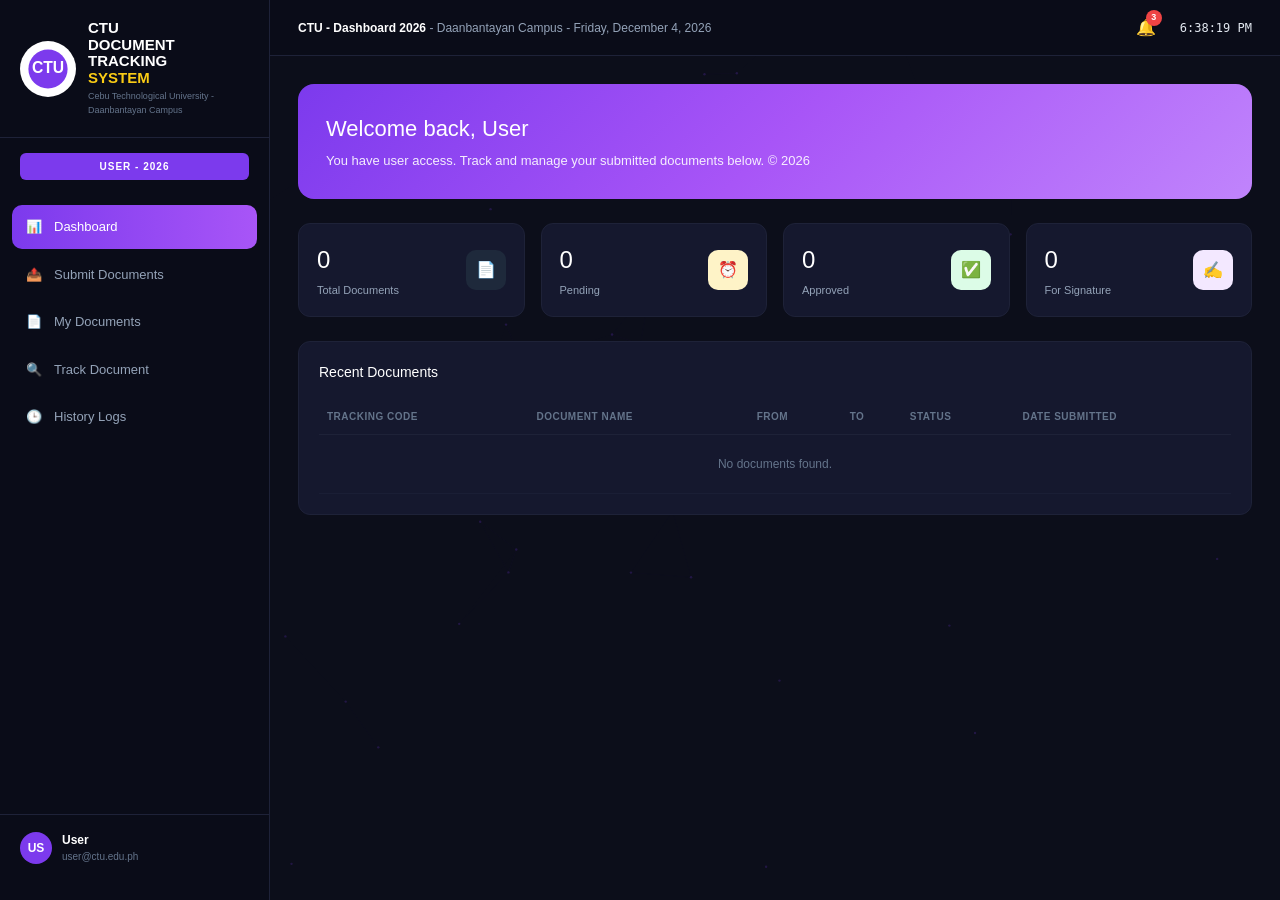
<file: index.html.html>
<!DOCTYPE html>
<html lang="en">
<head>
  <meta charset="UTF-8">
  <meta name="viewport" content="width=device-width, initial-scale=1">
  <title>React Artifact</title>
  <style>*, ::before, ::after {
  --tw-border-spacing-x: 0;
  --tw-border-spacing-y: 0;
  --tw-translate-x: 0;
  --tw-translate-y: 0;
  --tw-rotate: 0;
  --tw-skew-x: 0;
  --tw-skew-y: 0;
  --tw-scale-x: 1;
  --tw-scale-y: 1;
  --tw-pan-x:  ;
  --tw-pan-y:  ;
  --tw-pinch-zoom:  ;
  --tw-scroll-snap-strictness: proximity;
  --tw-gradient-from-position:  ;
  --tw-gradient-via-position:  ;
  --tw-gradient-to-position:  ;
  --tw-ordinal:  ;
  --tw-slashed-zero:  ;
  --tw-numeric-figure:  ;
  --tw-numeric-spacing:  ;
  --tw-numeric-fraction:  ;
  --tw-ring-inset:  ;
  --tw-ring-offset-width: 0px;
  --tw-ring-offset-color: #fff;
  --tw-ring-color: rgb(59 130 246 / 0.5);
  --tw-ring-offset-shadow: 0 0 #0000;
  --tw-ring-shadow: 0 0 #0000;
  --tw-shadow: 0 0 #0000;
  --tw-shadow-colored: 0 0 #0000;
  --tw-blur:  ;
  --tw-brightness:  ;
  --tw-contrast:  ;
  --tw-grayscale:  ;
  --tw-hue-rotate:  ;
  --tw-invert:  ;
  --tw-saturate:  ;
  --tw-sepia:  ;
  --tw-drop-shadow:  ;
  --tw-backdrop-blur:  ;
  --tw-backdrop-brightness:  ;
  --tw-backdrop-contrast:  ;
  --tw-backdrop-grayscale:  ;
  --tw-backdrop-hue-rotate:  ;
  --tw-backdrop-invert:  ;
  --tw-backdrop-opacity:  ;
  --tw-backdrop-saturate:  ;
  --tw-backdrop-sepia:  ;
  --tw-contain-size:  ;
  --tw-contain-layout:  ;
  --tw-contain-paint:  ;
  --tw-contain-style:  ;
}

::backdrop {
  --tw-border-spacing-x: 0;
  --tw-border-spacing-y: 0;
  --tw-translate-x: 0;
  --tw-translate-y: 0;
  --tw-rotate: 0;
  --tw-skew-x: 0;
  --tw-skew-y: 0;
  --tw-scale-x: 1;
  --tw-scale-y: 1;
  --tw-pan-x:  ;
  --tw-pan-y:  ;
  --tw-pinch-zoom:  ;
  --tw-scroll-snap-strictness: proximity;
  --tw-gradient-from-position:  ;
  --tw-gradient-via-position:  ;
  --tw-gradient-to-position:  ;
  --tw-ordinal:  ;
  --tw-slashed-zero:  ;
  --tw-numeric-figure:  ;
  --tw-numeric-spacing:  ;
  --tw-numeric-fraction:  ;
  --tw-ring-inset:  ;
  --tw-ring-offset-width: 0px;
  --tw-ring-offset-color: #fff;
  --tw-ring-color: rgb(59 130 246 / 0.5);
  --tw-ring-offset-shadow: 0 0 #0000;
  --tw-ring-shadow: 0 0 #0000;
  --tw-shadow: 0 0 #0000;
  --tw-shadow-colored: 0 0 #0000;
  --tw-blur:  ;
  --tw-brightness:  ;
  --tw-contrast:  ;
  --tw-grayscale:  ;
  --tw-hue-rotate:  ;
  --tw-invert:  ;
  --tw-saturate:  ;
  --tw-sepia:  ;
  --tw-drop-shadow:  ;
  --tw-backdrop-blur:  ;
  --tw-backdrop-brightness:  ;
  --tw-backdrop-contrast:  ;
  --tw-backdrop-grayscale:  ;
  --tw-backdrop-hue-rotate:  ;
  --tw-backdrop-invert:  ;
  --tw-backdrop-opacity:  ;
  --tw-backdrop-saturate:  ;
  --tw-backdrop-sepia:  ;
  --tw-contain-size:  ;
  --tw-contain-layout:  ;
  --tw-contain-paint:  ;
  --tw-contain-style:  ;
}

/*
! tailwindcss v3.4.18 | MIT License | https://tailwindcss.com
*/

/*
1. Prevent padding and border from affecting element width. (https://github.com/mozdevs/cssremedy/issues/4)
2. Allow adding a border to an element by just adding a border-width. (https://github.com/tailwindcss/tailwindcss/pull/116)
*/

*,
::before,
::after {
  box-sizing: border-box;
  /* 1 */
  border-width: 0;
  /* 2 */
  border-style: solid;
  /* 2 */
  border-color: #e5e7eb;
  /* 2 */
}

::before,
::after {
  --tw-content: '';
}

/*
1. Use a consistent sensible line-height in all browsers.
2. Prevent adjustments of font size after orientation changes in iOS.
3. Use a more readable tab size.
4. Use the user's configured `sans` font-family by default.
5. Use the user's configured `sans` font-feature-settings by default.
6. Use the user's configured `sans` font-variation-settings by default.
7. Disable tap highlights on iOS
*/

html,
:host {
  line-height: 1.5;
  /* 1 */
  -webkit-text-size-adjust: 100%;
  /* 2 */
  -moz-tab-size: 4;
  /* 3 */
  -o-tab-size: 4;
     tab-size: 4;
  /* 3 */
  font-family: ui-sans-serif, system-ui, sans-serif, "Apple Color Emoji", "Segoe UI Emoji", "Segoe UI Symbol", "Noto Color Emoji";
  /* 4 */
  font-feature-settings: normal;
  /* 5 */
  font-variation-settings: normal;
  /* 6 */
  -webkit-tap-highlight-color: transparent;
  /* 7 */
}

/*
1. Remove the margin in all browsers.
2. Inherit line-height from `html` so users can set them as a class directly on the `html` element.
*/

body {
  margin: 0;
  /* 1 */
  line-height: inherit;
  /* 2 */
}

/*
1. Add the correct height in Firefox.
2. Correct the inheritance of border color in Firefox. (https://bugzilla.mozilla.org/show_bug.cgi?id=190655)
3. Ensure horizontal rules are visible by default.
*/

hr {
  height: 0;
  /* 1 */
  color: inherit;
  /* 2 */
  border-top-width: 1px;
  /* 3 */
}

/*
Add the correct text decoration in Chrome, Edge, and Safari.
*/

abbr:where([title]) {
  -webkit-text-decoration: underline dotted;
          text-decoration: underline dotted;
}

/*
Remove the default font size and weight for headings.
*/

h1,
h2,
h3,
h4,
h5,
h6 {
  font-size: inherit;
  font-weight: inherit;
}

/*
Reset links to optimize for opt-in styling instead of opt-out.
*/

a {
  color: inherit;
  text-decoration: inherit;
}

/*
Add the correct font weight in Edge and Safari.
*/

b,
strong {
  font-weight: bolder;
}

/*
1. Use the user's configured `mono` font-family by default.
2. Use the user's configured `mono` font-feature-settings by default.
3. Use the user's configured `mono` font-variation-settings by default.
4. Correct the odd `em` font sizing in all browsers.
*/

code,
kbd,
samp,
pre {
  font-family: ui-monospace, SFMono-Regular, Menlo, Monaco, Consolas, "Liberation Mono", "Courier New", monospace;
  /* 1 */
  font-feature-settings: normal;
  /* 2 */
  font-variation-settings: normal;
  /* 3 */
  font-size: 1em;
  /* 4 */
}

/*
Add the correct font size in all browsers.
*/

small {
  font-size: 80%;
}

/*
Prevent `sub` and `sup` elements from affecting the line height in all browsers.
*/

sub,
sup {
  font-size: 75%;
  line-height: 0;
  position: relative;
  vertical-align: baseline;
}

sub {
  bottom: -0.25em;
}

sup {
  top: -0.5em;
}

/*
1. Remove text indentation from table contents in Chrome and Safari. (https://bugs.chromium.org/p/chromium/issues/detail?id=999088, https://bugs.webkit.org/show_bug.cgi?id=201297)
2. Correct table border color inheritance in all Chrome and Safari. (https://bugs.chromium.org/p/chromium/issues/detail?id=935729, https://bugs.webkit.org/show_bug.cgi?id=195016)
3. Remove gaps between table borders by default.
*/

table {
  text-indent: 0;
  /* 1 */
  border-color: inherit;
  /* 2 */
  border-collapse: collapse;
  /* 3 */
}

/*
1. Change the font styles in all browsers.
2. Remove the margin in Firefox and Safari.
3. Remove default padding in all browsers.
*/

button,
input,
optgroup,
select,
textarea {
  font-family: inherit;
  /* 1 */
  font-feature-settings: inherit;
  /* 1 */
  font-variation-settings: inherit;
  /* 1 */
  font-size: 100%;
  /* 1 */
  font-weight: inherit;
  /* 1 */
  line-height: inherit;
  /* 1 */
  letter-spacing: inherit;
  /* 1 */
  color: inherit;
  /* 1 */
  margin: 0;
  /* 2 */
  padding: 0;
  /* 3 */
}

/*
Remove the inheritance of text transform in Edge and Firefox.
*/

button,
select {
  text-transform: none;
}

/*
1. Correct the inability to style clickable types in iOS and Safari.
2. Remove default button styles.
*/

button,
input:where([type='button']),
input:where([type='reset']),
input:where([type='submit']) {
  -webkit-appearance: button;
  /* 1 */
  background-color: transparent;
  /* 2 */
  background-image: none;
  /* 2 */
}

/*
Use the modern Firefox focus style for all focusable elements.
*/

:-moz-focusring {
  outline: auto;
}

/*
Remove the additional `:invalid` styles in Firefox. (https://github.com/mozilla/gecko-dev/blob/2f9eacd9d3d995c937b4251a5557d95d494c9be1/layout/style/res/forms.css#L728-L737)
*/

:-moz-ui-invalid {
  box-shadow: none;
}

/*
Add the correct vertical alignment in Chrome and Firefox.
*/

progress {
  vertical-align: baseline;
}

/*
Correct the cursor style of increment and decrement buttons in Safari.
*/

::-webkit-inner-spin-button,
::-webkit-outer-spin-button {
  height: auto;
}

/*
1. Correct the odd appearance in Chrome and Safari.
2. Correct the outline style in Safari.
*/

[type='search'] {
  -webkit-appearance: textfield;
  /* 1 */
  outline-offset: -2px;
  /* 2 */
}

/*
Remove the inner padding in Chrome and Safari on macOS.
*/

::-webkit-search-decoration {
  -webkit-appearance: none;
}

/*
1. Correct the inability to style clickable types in iOS and Safari.
2. Change font properties to `inherit` in Safari.
*/

::-webkit-file-upload-button {
  -webkit-appearance: button;
  /* 1 */
  font: inherit;
  /* 2 */
}

/*
Add the correct display in Chrome and Safari.
*/

summary {
  display: list-item;
}

/*
Removes the default spacing and border for appropriate elements.
*/

blockquote,
dl,
dd,
h1,
h2,
h3,
h4,
h5,
h6,
hr,
figure,
p,
pre {
  margin: 0;
}

fieldset {
  margin: 0;
  padding: 0;
}

legend {
  padding: 0;
}

ol,
ul,
menu {
  list-style: none;
  margin: 0;
  padding: 0;
}

/*
Reset default styling for dialogs.
*/

dialog {
  padding: 0;
}

/*
Prevent resizing textareas horizontally by default.
*/

textarea {
  resize: vertical;
}

/*
1. Reset the default placeholder opacity in Firefox. (https://github.com/tailwindlabs/tailwindcss/issues/3300)
2. Set the default placeholder color to the user's configured gray 400 color.
*/

input::-moz-placeholder, textarea::-moz-placeholder {
  opacity: 1;
  /* 1 */
  color: #9ca3af;
  /* 2 */
}

input::placeholder,
textarea::placeholder {
  opacity: 1;
  /* 1 */
  color: #9ca3af;
  /* 2 */
}

/*
Set the default cursor for buttons.
*/

button,
[role="button"] {
  cursor: pointer;
}

/*
Make sure disabled buttons don't get the pointer cursor.
*/

:disabled {
  cursor: default;
}

/*
1. Make replaced elements `display: block` by default. (https://github.com/mozdevs/cssremedy/issues/14)
2. Add `vertical-align: middle` to align replaced elements more sensibly by default. (https://github.com/jensimmons/cssremedy/issues/14#issuecomment-634934210)
   This can trigger a poorly considered lint error in some tools but is included by design.
*/

img,
svg,
video,
canvas,
audio,
iframe,
embed,
object {
  display: block;
  /* 1 */
  vertical-align: middle;
  /* 2 */
}

/*
Constrain images and videos to the parent width and preserve their intrinsic aspect ratio. (https://github.com/mozdevs/cssremedy/issues/14)
*/

img,
video {
  max-width: 100%;
  height: auto;
}

/* Make elements with the HTML hidden attribute stay hidden by default */

[hidden]:where(:not([hidden="until-found"])) {
  display: none;
}

.relative {
  position: relative;
}

.inline-block {
  display: inline-block;
}

.flex {
  display: flex;
}

.table {
  display: table;
}

.resize {
  resize: both;
}

.border {
  border-width: 1px;
}

.filter {
  filter: var(--tw-blur) var(--tw-brightness) var(--tw-contrast) var(--tw-grayscale) var(--tw-hue-rotate) var(--tw-invert) var(--tw-saturate) var(--tw-sepia) var(--tw-drop-shadow);
}

html,
body,
#root {
  min-height: 100%;
}

body {
  margin: 0;
  font-family: ui-sans-serif, system-ui, -apple-system, BlinkMacSystemFont, "Segoe UI", sans-serif;
}

/*
 * Tailwind v4's Preflight no longer sets `cursor: pointer` on buttons, so
 * clickable controls fall back to the default arrow cursor. Restore the
 * pointer cursor on interactive elements so artifacts give a clear
 * "this is clickable" affordance on hover.
 */

button:not(:disabled),
[role="button"]:not([aria-disabled="true"]),
label[for],
select:not(:disabled),
summary {
  cursor: pointer;
}
</style>
</head>
<body>
  <div id="root"></div>
  
  <script type="module">var pf=Object.create;var{getPrototypeOf:mf,defineProperty:Wl,getOwnPropertyNames:hf}=Object;var vf=Object.prototype.hasOwnProperty;var Cn=(e,n,t)=>{t=e!=null?pf(mf(e)):{};let r=n||!e||!e.__esModule?Wl(t,"default",{value:e,enumerable:!0}):t;for(let l of hf(e))if(!vf.call(r,l))Wl(r,l,{get:()=>e[l],enumerable:!0});return r};var yr=(e,n)=>()=>(n||e((n={exports:{}}).exports,n),n.exports);var yf=(e,n)=>{for(var t in n)Wl(e,t,{get:n[t],enumerable:!0,configurable:!0,set:(r)=>n[t]=()=>r})};var gf=(e,n)=>()=>(e&&(n=e(e=0)),n);var St=yr((Of)=>{var kt=Symbol.for("react.element"),wf=Symbol.for("react.portal"),kf=Symbol.for("react.fragment"),Sf=Symbol.for("react.strict_mode"),Ef=Symbol.for("react.profiler"),Cf=Symbol.for("react.provider"),_f=Symbol.for("react.context"),Pf=Symbol.for("react.forward_ref"),Nf=Symbol.for("react.suspense"),zf=Symbol.for("react.memo"),Lf=Symbol.for("react.lazy"),gi=Symbol.iterator;function Tf(e){if(e===null||typeof e!=="object")return null;return e=gi&&e[gi]||e["@@iterator"],typeof e==="function"?e:null}var Si={isMounted:function(){return!1},enqueueForceUpdate:function(){},enqueueReplaceState:function(){},enqueueSetState:function(){}},Ei=Object.assign,Ci={};function An(e,n,t){this.props=e,this.context=n,this.refs=Ci,this.updater=t||Si}An.prototype.isReactComponent={};An.prototype.setState=function(e,n){if(typeof e!=="object"&&typeof e!=="function"&&e!=null)throw Error("setState(...): takes an object of state variables to update or a function which returns an object of state variables.");this.updater.enqueueSetState(this,e,n,"setState")};An.prototype.forceUpdate=function(e){this.updater.enqueueForceUpdate(this,e,"forceUpdate")};function _i(){}_i.prototype=An.prototype;function Al(e,n,t){this.props=e,this.context=n,this.refs=Ci,this.updater=t||Si}var Hl=Al.prototype=new _i;Hl.constructor=Al;Ei(Hl,An.prototype);Hl.isPureReactComponent=!0;var wi=Array.isArray,Pi=Object.prototype.hasOwnProperty,Ql={current:null},Ni={key:!0,ref:!0,__self:!0,__source:!0};function zi(e,n,t){var r,l={},u=null,o=null;if(n!=null)for(r in n.ref!==void 0&&(o=n.ref),n.key!==void 0&&(u=""+n.key),n)Pi.call(n,r)&&!Ni.hasOwnProperty(r)&&(l[r]=n[r]);var i=arguments.length-2;if(i===1)l.children=t;else if(1<i){for(var s=Array(i),c=0;c<i;c++)s[c]=arguments[c+2];l.children=s}if(e&&e.defaultProps)for(r in i=e.defaultProps,i)l[r]===void 0&&(l[r]=i[r]);return{$$typeof:kt,type:e,key:u,ref:o,props:l,_owner:Ql.current}}function Rf(e,n){return{$$typeof:kt,type:e.type,key:n,ref:e.ref,props:e.props,_owner:e._owner}}function Kl(e){return typeof e==="object"&&e!==null&&e.$$typeof===kt}function Mf(e){var n={"=":"=0",":":"=2"};return"$"+e.replace(/[=:]/g,function(t){return n[t]})}var ki=/\/+/g;function $l(e,n){return typeof e==="object"&&e!==null&&e.key!=null?Mf(""+e.key):n.toString(36)}function wr(e,n,t,r,l){var u=typeof e;if(u==="undefined"||u==="boolean")e=null;var o=!1;if(e===null)o=!0;else switch(u){case"string":case"number":o=!0;break;case"object":switch(e.$$typeof){case kt:case wf:o=!0}}if(o)return o=e,l=l(o),e=r===""?"."+$l(o,0):r,wi(l)?(t="",e!=null&&(t=e.replace(ki,"$&/")+"/"),wr(l,n,t,"",function(c){return c})):l!=null&&(Kl(l)&&(l=Rf(l,t+(!l.key||o&&o.key===l.key?"":(""+l.key).replace(ki,"$&/")+"/")+e)),n.push(l)),1;if(o=0,r=r===""?".":r+":",wi(e))for(var i=0;i<e.length;i++){u=e[i];var s=r+$l(u,i);o+=wr(u,n,t,s,l)}else if(s=Tf(e),typeof s==="function")for(e=s.call(e),i=0;!(u=e.next()).done;)u=u.value,s=r+$l(u,i++),o+=wr(u,n,t,s,l);else if(u==="object")throw n=String(e),Error("Objects are not valid as a React child (found: "+(n==="[object Object]"?"object with keys {"+Object.keys(e).join(", ")+"}":n)+"). If you meant to render a collection of children, use an array instead.");return o}function gr(e,n,t){if(e==null)return e;var r=[],l=0;return wr(e,r,"","",function(u){return n.call(t,u,l++)}),r}function If(e){if(e._status===-1){var n=e._result;n=n(),n.then(function(t){if(e._status===0||e._status===-1)e._status=1,e._result=t},function(t){if(e._status===0||e._status===-1)e._status=2,e._result=t}),e._status===-1&&(e._status=0,e._result=n)}if(e._status===1)return e._result.default;throw e._result}var oe={current:null},kr={transition:null},Ff={ReactCurrentDispatcher:oe,ReactCurrentBatchConfig:kr,ReactCurrentOwner:Ql};function Li(){throw Error("act(...) is not supported in production builds of React.")}Of.Children={map:gr,forEach:function(e,n,t){gr(e,function(){n.apply(this,arguments)},t)},count:function(e){var n=0;return gr(e,function(){n++}),n},toArray:function(e){return gr(e,function(n){return n})||[]},only:function(e){if(!Kl(e))throw Error("React.Children.only expected to receive a single React element child.");return e}};Of.Component=An;Of.Fragment=kf;Of.Profiler=Ef;Of.PureComponent=Al;Of.StrictMode=Sf;Of.Suspense=Nf;Of.__SECRET_INTERNALS_DO_NOT_USE_OR_YOU_WILL_BE_FIRED=Ff;Of.act=Li;Of.cloneElement=function(e,n,t){if(e===null||e===void 0)throw Error("React.cloneElement(...): The argument must be a React element, but you passed "+e+".");var r=Ei({},e.props),l=e.key,u=e.ref,o=e._owner;if(n!=null){if(n.ref!==void 0&&(u=n.ref,o=Ql.current),n.key!==void 0&&(l=""+n.key),e.type&&e.type.defaultProps)var i=e.type.defaultProps;for(s in n)Pi.call(n,s)&&!Ni.hasOwnProperty(s)&&(r[s]=n[s]===void 0&&i!==void 0?i[s]:n[s])}var s=arguments.length-2;if(s===1)r.children=t;else if(1<s){i=Array(s);for(var c=0;c<s;c++)i[c]=arguments[c+2];r.children=i}return{$$typeof:kt,type:e.type,key:l,ref:u,props:r,_owner:o}};Of.createContext=function(e){return e={$$typeof:_f,_currentValue:e,_currentValue2:e,_threadCount:0,Provider:null,Consumer:null,_defaultValue:null,_globalName:null},e.Provider={$$typeof:Cf,_context:e},e.Consumer=e};Of.createElement=zi;Of.createFactory=function(e){var n=zi.bind(null,e);return n.type=e,n};Of.createRef=function(){return{current:null}};Of.forwardRef=function(e){return{$$typeof:Pf,render:e}};Of.isValidElement=Kl;Of.lazy=function(e){return{$$typeof:Lf,_payload:{_status:-1,_result:e},_init:If}};Of.memo=function(e,n){return{$$typeof:zf,type:e,compare:n===void 0?null:n}};Of.startTransition=function(e){var n=kr.transition;kr.transition={};try{e()}finally{kr.transition=n}};Of.unstable_act=Li;Of.useCallback=function(e,n){return oe.current.useCallback(e,n)};Of.useContext=function(e){return oe.current.useContext(e)};Of.useDebugValue=function(){};Of.useDeferredValue=function(e){return oe.current.useDeferredValue(e)};Of.useEffect=function(e,n){return oe.current.useEffect(e,n)};Of.useId=function(){return oe.current.useId()};Of.useImperativeHandle=function(e,n,t){return oe.current.useImperativeHandle(e,n,t)};Of.useInsertionEffect=function(e,n){return oe.current.useInsertionEffect(e,n)};Of.useLayoutEffect=function(e,n){return oe.current.useLayoutEffect(e,n)};Of.useMemo=function(e,n){return oe.current.useMemo(e,n)};Of.useReducer=function(e,n,t){return oe.current.useReducer(e,n,t)};Of.useRef=function(e){return oe.current.useRef(e)};Of.useState=function(e){return oe.current.useState(e)};Of.useSyncExternalStore=function(e,n,t){return oe.current.useSyncExternalStore(e,n,t)};Of.useTransition=function(){return oe.current.useTransition()};Of.version="18.3.1"});var Di=yr((gd)=>{function Xl(e,n){var t=e.length;e.push(n);e:for(;0<t;){var r=t-1>>>1,l=e[r];if(0<Sr(l,n))e[r]=n,e[t]=l,t=r;else break e}}function Le(e){return e.length===0?null:e[0]}function Pr(e){if(e.length===0)return null;var n=e[0],t=e.pop();if(t!==n){e[0]=t;e:for(var r=0,l=e.length,u=l>>>1;r<u;){var o=2*(r+1)-1,i=e[o],s=o+1,c=e[s];if(0>Sr(i,t))s<l&&0>Sr(c,i)?(e[r]=c,e[s]=t,r=s):(e[r]=i,e[o]=t,r=o);else if(s<l&&0>Sr(c,t))e[r]=c,e[s]=t,r=s;else break e}}return n}function Sr(e,n){var t=e.sortIndex-n.sortIndex;return t!==0?t:e.id-n.id}if(typeof performance==="object"&&typeof performance.now==="function")Gl=performance,gd.unstable_now=function(){return Gl.now()};else Er=Date,Zl=Er.now(),gd.unstable_now=function(){return Er.now()-Zl};var Gl,Er,Zl,Ue=[],nn=[],yd=1,Se=null,ne=3,Nr=!1,_n=!1,Ct=!1,Ri=typeof setTimeout==="function"?setTimeout:null,Mi=typeof clearTimeout==="function"?clearTimeout:null,Ti=typeof setImmediate<"u"?setImmediate:null;typeof navigator<"u"&&navigator.scheduling!==void 0&&navigator.scheduling.isInputPending!==void 0&&navigator.scheduling.isInputPending.bind(navigator.scheduling);function Jl(e){for(var n=Le(nn);n!==null;){if(n.callback===null)Pr(nn);else if(n.startTime<=e)Pr(nn),n.sortIndex=n.expirationTime,Xl(Ue,n);else break;n=Le(nn)}}function jl(e){if(Ct=!1,Jl(e),!_n)if(Le(Ue)!==null)_n=!0,eu(bl);else{var n=Le(nn);n!==null&&nu(jl,n.startTime-e)}}function bl(e,n){_n=!1,Ct&&(Ct=!1,Mi(_t),_t=-1),Nr=!0;var t=ne;try{Jl(n);for(Se=Le(Ue);Se!==null&&(!(Se.expirationTime>n)||e&&!Oi());){var r=Se.callback;if(typeof r==="function"){Se.callback=null,ne=Se.priorityLevel;var l=r(Se.expirationTime<=n);n=gd.unstable_now(),typeof l==="function"?Se.callback=l:Se===Le(Ue)&&Pr(Ue),Jl(n)}else Pr(Ue);Se=Le(Ue)}if(Se!==null)var u=!0;else{var o=Le(nn);o!==null&&nu(jl,o.startTime-n),u=!1}return u}finally{Se=null,ne=t,Nr=!1}}var zr=!1,Cr=null,_t=-1,Ii=5,Fi=-1;function Oi(){return gd.unstable_now()-Fi<Ii?!1:!0}function Yl(){if(Cr!==null){var e=gd.unstable_now();Fi=e;var n=!0;try{n=Cr(!0,e)}finally{n?Et():(zr=!1,Cr=null)}}else zr=!1}var Et;if(typeof Ti==="function")Et=function(){Ti(Yl)};else if(typeof MessageChannel<"u")_r=new MessageChannel,ql=_r.port2,_r.port1.onmessage=Yl,Et=function(){ql.postMessage(null)};else Et=function(){Ri(Yl,0)};var _r,ql;function eu(e){Cr=e,zr||(zr=!0,Et())}function nu(e,n){_t=Ri(function(){e(gd.unstable_now())},n)}gd.unstable_IdlePriority=5;gd.unstable_ImmediatePriority=1;gd.unstable_LowPriority=4;gd.unstable_NormalPriority=3;gd.unstable_Profiling=null;gd.unstable_UserBlockingPriority=2;gd.unstable_cancelCallback=function(e){e.callback=null};gd.unstable_continueExecution=function(){_n||Nr||(_n=!0,eu(bl))};gd.unstable_forceFrameRate=function(e){0>e||125<e?console.error("forceFrameRate takes a positive int between 0 and 125, forcing frame rates higher than 125 fps is not supported"):Ii=0<e?Math.floor(1000/e):5};gd.unstable_getCurrentPriorityLevel=function(){return ne};gd.unstable_getFirstCallbackNode=function(){return Le(Ue)};gd.unstable_next=function(e){switch(ne){case 1:case 2:case 3:var n=3;break;default:n=ne}var t=ne;ne=n;try{return e()}finally{ne=t}};gd.unstable_pauseExecution=function(){};gd.unstable_requestPaint=function(){};gd.unstable_runWithPriority=function(e,n){switch(e){case 1:case 2:case 3:case 4:case 5:break;default:e=3}var t=ne;ne=e;try{return n()}finally{ne=t}};gd.unstable_scheduleCallback=function(e,n,t){var r=gd.unstable_now();switch(typeof t==="object"&&t!==null?(t=t.delay,t=typeof t==="number"&&0<t?r+t:r):t=r,e){case 1:var l=-1;break;case 2:l=250;break;case 5:l=1073741823;break;case 4:l=1e4;break;default:l=5000}return l=t+l,e={id:yd++,callback:n,priorityLevel:e,startTime:t,expirationTime:l,sortIndex:-1},t>r?(e.sortIndex=t,Xl(nn,e),Le(Ue)===null&&e===Le(nn)&&(Ct?(Mi(_t),_t=-1):Ct=!0,nu(jl,t-r))):(e.sortIndex=l,Xl(Ue,e),_n||Nr||(_n=!0,eu(bl))),e};gd.unstable_shouldYield=Oi;gd.unstable_wrapCallback=function(e){var n=ne;return function(){var t=ne;ne=n;try{return e.apply(this,arguments)}finally{ne=t}}}});var si={};yf(si,{version:()=>Zc,unstable_renderSubtreeIntoContainer:()=>Gc,unstable_batchedUpdates:()=>Xc,unmountComponentAtNode:()=>Yc,render:()=>Kc,hydrateRoot:()=>Qc,hydrate:()=>Hc,flushSync:()=>Ac,findDOMNode:()=>$c,createRoot:()=>Wc,createPortal:()=>Bc,__SECRET_INTERNALS_DO_NOT_USE_OR_YOU_WILL_BE_FIRED:()=>Vc});function w(e){for(var n="https://reactjs.org/docs/error-decoder.html?invariant="+e,t=1;t<arguments.length;t++)n+="&args[]="+encodeURIComponent(arguments[t]);return"Minified React error #"+e+"; visit "+n+" for the full message or use the non-minified dev environment for full errors and additional helpful warnings."}function Vn(e,n){ct(e,n),ct(e+"Capture",n)}function ct(e,n){Zt[e]=n;for(e=0;e<n.length;e++)$s.add(n[e])}function Vd(e){if(Cu.call(Ui,e))return!0;if(Cu.call(xi,e))return!1;if(Ud.test(e))return Ui[e]=!0;return xi[e]=!0,!1}function Bd(e,n,t,r){if(t!==null&&t.type===0)return!1;switch(typeof n){case"function":case"symbol":return!0;case"boolean":if(r)return!1;if(t!==null)return!t.acceptsBooleans;return e=e.toLowerCase().slice(0,5),e!=="data-"&&e!=="aria-";default:return!1}}function Wd(e,n,t,r){if(n===null||typeof n>"u"||Bd(e,n,t,r))return!0;if(r)return!1;if(t!==null)switch(t.type){case 3:return!n;case 4:return n===!1;case 5:return isNaN(n);case 6:return isNaN(n)||1>n}return!1}function ae(e,n,t,r,l,u,o){this.acceptsBooleans=n===2||n===3||n===4,this.attributeName=r,this.attributeNamespace=l,this.mustUseProperty=t,this.propertyName=e,this.type=n,this.sanitizeURL=u,this.removeEmptyString=o}function wo(e){return e[1].toUpperCase()}function ko(e,n,t,r){var l=ee.hasOwnProperty(n)?ee[n]:null;if(l!==null?l.type!==0:r||!(2<n.length)||n[0]!=="o"&&n[0]!=="O"||n[1]!=="n"&&n[1]!=="N")Wd(n,t,l,r)&&(t=null),r||l===null?Vd(n)&&(t===null?e.removeAttribute(n):e.setAttribute(n,""+t)):l.mustUseProperty?e[l.propertyName]=t===null?l.type===3?!1:"":t:(n=l.attributeName,r=l.attributeNamespace,t===null?e.removeAttribute(n):(l=l.type,t=l===3||l===4&&t===!0?"":""+t,r?e.setAttributeNS(r,n,t):e.setAttribute(n,t)))}function Pt(e){if(e===null||typeof e!=="object")return null;return e=Vi&&e[Vi]||e["@@iterator"],typeof e==="function"?e:null}function It(e){if(tu===void 0)try{throw Error()}catch(t){var n=t.stack.trim().match(/\n( *(at )?)/);tu=n&&n[1]||""}return`
`+tu+e}function lu(e,n){if(!e||ru)return"";ru=!0;var t=Error.prepareStackTrace;Error.prepareStackTrace=void 0;try{if(n)if(n=function(){throw Error()},Object.defineProperty(n.prototype,"props",{set:function(){throw Error()}}),typeof Reflect==="object"&&Reflect.construct){try{Reflect.construct(n,[])}catch(c){var r=c}Reflect.construct(e,[],n)}else{try{n.call()}catch(c){r=c}e.call(n.prototype)}else{try{throw Error()}catch(c){r=c}e()}}catch(c){if(c&&r&&typeof c.stack==="string"){for(var l=c.stack.split(`
`),u=r.stack.split(`
`),o=l.length-1,i=u.length-1;1<=o&&0<=i&&l[o]!==u[i];)i--;for(;1<=o&&0<=i;o--,i--)if(l[o]!==u[i]){if(o!==1||i!==1)do if(o--,i--,0>i||l[o]!==u[i]){var s=`
`+l[o].replace(" at new "," at ");return e.displayName&&s.includes("<anonymous>")&&(s=s.replace("<anonymous>",e.displayName)),s}while(1<=o&&0<=i);break}}}finally{ru=!1,Error.prepareStackTrace=t}return(e=e?e.displayName||e.name:"")?It(e):""}function $d(e){switch(e.tag){case 5:return It(e.type);case 16:return It("Lazy");case 13:return It("Suspense");case 19:return It("SuspenseList");case 0:case 2:case 15:return e=lu(e.type,!1),e;case 11:return e=lu(e.type.render,!1),e;case 1:return e=lu(e.type,!0),e;default:return""}}function zu(e){if(e==null)return null;if(typeof e==="function")return e.displayName||e.name||null;if(typeof e==="string")return e;switch(e){case Xn:return"Fragment";case Yn:return"Portal";case _u:return"Profiler";case So:return"StrictMode";case Pu:return"Suspense";case Nu:return"SuspenseList"}if(typeof e==="object")switch(e.$$typeof){case Hs:return(e.displayName||"Context")+".Consumer";case As:return(e._context.displayName||"Context")+".Provider";case Eo:var n=e.render;return e=e.displayName,e||(e=n.displayName||n.name||"",e=e!==""?"ForwardRef("+e+")":"ForwardRef"),e;case Co:return n=e.displayName||null,n!==null?n:zu(e.type)||"Memo";case rn:n=e._payload,e=e._init;try{return zu(e(n))}catch(t){}}return null}function Ad(e){var n=e.type;switch(e.tag){case 24:return"Cache";case 9:return(n.displayName||"Context")+".Consumer";case 10:return(n._context.displayName||"Context")+".Provider";case 18:return"DehydratedFragment";case 11:return e=n.render,e=e.displayName||e.name||"",n.displayName||(e!==""?"ForwardRef("+e+")":"ForwardRef");case 7:return"Fragment";case 5:return n;case 4:return"Portal";case 3:return"Root";case 6:return"Text";case 16:return zu(n);case 8:return n===So?"StrictMode":"Mode";case 22:return"Offscreen";case 12:return"Profiler";case 21:return"Scope";case 13:return"Suspense";case 19:return"SuspenseList";case 25:return"TracingMarker";case 1:case 0:case 17:case 2:case 14:case 15:if(typeof n==="function")return n.displayName||n.name||null;if(typeof n==="string")return n}return null}function gn(e){switch(typeof e){case"boolean":case"number":case"string":case"undefined":return e;case"object":return e;default:return""}}function Ks(e){var n=e.type;return(e=e.nodeName)&&e.toLowerCase()==="input"&&(n==="checkbox"||n==="radio")}function Hd(e){var n=Ks(e)?"checked":"value",t=Object.getOwnPropertyDescriptor(e.constructor.prototype,n),r=""+e[n];if(!e.hasOwnProperty(n)&&typeof t<"u"&&typeof t.get==="function"&&typeof t.set==="function"){var{get:l,set:u}=t;return Object.defineProperty(e,n,{configurable:!0,get:function(){return l.call(this)},set:function(o){r=""+o,u.call(this,o)}}),Object.defineProperty(e,n,{enumerable:t.enumerable}),{getValue:function(){return r},setValue:function(o){r=""+o},stopTracking:function(){e._valueTracker=null,delete e[n]}}}}function Tr(e){e._valueTracker||(e._valueTracker=Hd(e))}function Ys(e){if(!e)return!1;var n=e._valueTracker;if(!n)return!0;var t=n.getValue(),r="";return e&&(r=Ks(e)?e.checked?"true":"false":e.value),e=r,e!==t?(n.setValue(e),!0):!1}function el(e){if(e=e||(typeof document<"u"?document:void 0),typeof e>"u")return null;try{return e.activeElement||e.body}catch(n){return e.body}}function Lu(e,n){var t=n.checked;return H({},n,{defaultChecked:void 0,defaultValue:void 0,value:void 0,checked:t!=null?t:e._wrapperState.initialChecked})}function Bi(e,n){var t=n.defaultValue==null?"":n.defaultValue,r=n.checked!=null?n.checked:n.defaultChecked;t=gn(n.value!=null?n.value:t),e._wrapperState={initialChecked:r,initialValue:t,controlled:n.type==="checkbox"||n.type==="radio"?n.checked!=null:n.value!=null}}function Xs(e,n){n=n.checked,n!=null&&ko(e,"checked",n,!1)}function Tu(e,n){Xs(e,n);var t=gn(n.value),r=n.type;if(t!=null)if(r==="number"){if(t===0&&e.value===""||e.value!=t)e.value=""+t}else e.value!==""+t&&(e.value=""+t);else if(r==="submit"||r==="reset"){e.removeAttribute("value");return}n.hasOwnProperty("value")?Ru(e,n.type,t):n.hasOwnProperty("defaultValue")&&Ru(e,n.type,gn(n.defaultValue)),n.checked==null&&n.defaultChecked!=null&&(e.defaultChecked=!!n.defaultChecked)}function Wi(e,n,t){if(n.hasOwnProperty("value")||n.hasOwnProperty("defaultValue")){var r=n.type;if(!(r!=="submit"&&r!=="reset"||n.value!==void 0&&n.value!==null))return;n=""+e._wrapperState.initialValue,t||n===e.value||(e.value=n),e.defaultValue=n}t=e.name,t!==""&&(e.name=""),e.defaultChecked=!!e._wrapperState.initialChecked,t!==""&&(e.name=t)}function Ru(e,n,t){if(n!=="number"||el(e.ownerDocument)!==e)t==null?e.defaultValue=""+e._wrapperState.initialValue:e.defaultValue!==""+t&&(e.defaultValue=""+t)}function lt(e,n,t,r){if(e=e.options,n){n={};for(var l=0;l<t.length;l++)n["$"+t[l]]=!0;for(t=0;t<e.length;t++)l=n.hasOwnProperty("$"+e[t].value),e[t].selected!==l&&(e[t].selected=l),l&&r&&(e[t].defaultSelected=!0)}else{t=""+gn(t),n=null;for(l=0;l<e.length;l++){if(e[l].value===t){e[l].selected=!0,r&&(e[l].defaultSelected=!0);return}n!==null||e[l].disabled||(n=e[l])}n!==null&&(n.selected=!0)}}function Mu(e,n){if(n.dangerouslySetInnerHTML!=null)throw Error(w(91));return H({},n,{value:void 0,defaultValue:void 0,children:""+e._wrapperState.initialValue})}function $i(e,n){var t=n.value;if(t==null){if(t=n.children,n=n.defaultValue,t!=null){if(n!=null)throw Error(w(92));if(Ft(t)){if(1<t.length)throw Error(w(93));t=t[0]}n=t}n==null&&(n=""),t=n}e._wrapperState={initialValue:gn(t)}}function Gs(e,n){var t=gn(n.value),r=gn(n.defaultValue);t!=null&&(t=""+t,t!==e.value&&(e.value=t),n.defaultValue==null&&e.defaultValue!==t&&(e.defaultValue=t)),r!=null&&(e.defaultValue=""+r)}function Ai(e){var n=e.textContent;n===e._wrapperState.initialValue&&n!==""&&n!==null&&(e.value=n)}function Zs(e){switch(e){case"svg":return"http://www.w3.org/2000/svg";case"math":return"http://www.w3.org/1998/Math/MathML";default:return"http://www.w3.org/1999/xhtml"}}function Iu(e,n){return e==null||e==="http://www.w3.org/1999/xhtml"?Zs(n):e==="http://www.w3.org/2000/svg"&&n==="foreignObject"?"http://www.w3.org/1999/xhtml":e}function Jt(e,n){if(n){var t=e.firstChild;if(t&&t===e.lastChild&&t.nodeType===3){t.nodeValue=n;return}}e.textContent=n}function qs(e,n,t){return n==null||typeof n==="boolean"||n===""?"":t||typeof n!=="number"||n===0||Wt.hasOwnProperty(e)&&Wt[e]?(""+n).trim():n+"px"}function js(e,n){e=e.style;for(var t in n)if(n.hasOwnProperty(t)){var r=t.indexOf("--")===0,l=qs(t,n[t],r);t==="float"&&(t="cssFloat"),r?e.setProperty(t,l):e[t]=l}}function Fu(e,n){if(n){if(Kd[e]&&(n.children!=null||n.dangerouslySetInnerHTML!=null))throw Error(w(137,e));if(n.dangerouslySetInnerHTML!=null){if(n.children!=null)throw Error(w(60));if(typeof n.dangerouslySetInnerHTML!=="object"||!("__html"in n.dangerouslySetInnerHTML))throw Error(w(61))}if(n.style!=null&&typeof n.style!=="object")throw Error(w(62))}}function Ou(e,n){if(e.indexOf("-")===-1)return typeof n.is==="string";switch(e){case"annotation-xml":case"color-profile":case"font-face":case"font-face-src":case"font-face-uri":case"font-face-format":case"font-face-name":case"missing-glyph":return!1;default:return!0}}function _o(e){return e=e.target||e.srcElement||window,e.correspondingUseElement&&(e=e.correspondingUseElement),e.nodeType===3?e.parentNode:e}function Hi(e){if(e=mr(e)){if(typeof xu!=="function")throw Error(w(280));var n=e.stateNode;n&&(n=Ll(n),xu(e.stateNode,e.type,n))}}function bs(e){ut?ot?ot.push(e):ot=[e]:ut=e}function ea(){if(ut){var e=ut,n=ot;if(ot=ut=null,Hi(e),n)for(e=0;e<n.length;e++)Hi(n[e])}}function na(e,n){return e(n)}function ta(){}function ra(e,n,t){if(uu)return e(n,t);uu=!0;try{return na(e,n,t)}finally{if(uu=!1,ut!==null||ot!==null)ta(),ea()}}function qt(e,n){var t=e.stateNode;if(t===null)return null;var r=Ll(t);if(r===null)return null;t=r[n];e:switch(n){case"onClick":case"onClickCapture":case"onDoubleClick":case"onDoubleClickCapture":case"onMouseDown":case"onMouseDownCapture":case"onMouseMove":case"onMouseMoveCapture":case"onMouseUp":case"onMouseUpCapture":case"onMouseEnter":(r=!r.disabled)||(e=e.type,r=!(e==="button"||e==="input"||e==="select"||e==="textarea")),e=!r;break e;default:e=!1}if(e)return null;if(t&&typeof t!=="function")throw Error(w(231,n,typeof t));return t}function Yd(e,n,t,r,l,u,o,i,s){var c=Array.prototype.slice.call(arguments,3);try{n.apply(t,c)}catch(v){this.onError(v)}}function Gd(e,n,t,r,l,u,o,i,s){$t=!1,nl=null,Yd.apply(Xd,arguments)}function Zd(e,n,t,r,l,u,o,i,s){if(Gd.apply(this,arguments),$t){if($t){var c=nl;$t=!1,nl=null}else throw Error(w(198));tl||(tl=!0,Vu=c)}}function Bn(e){var n=e,t=e;if(e.alternate)for(;n.return;)n=n.return;else{e=n;do n=e,(n.flags&4098)!==0&&(t=n.return),e=n.return;while(e)}return n.tag===3?t:null}function la(e){if(e.tag===13){var n=e.memoizedState;if(n===null&&(e=e.alternate,e!==null&&(n=e.memoizedState)),n!==null)return n.dehydrated}return null}function Qi(e){if(Bn(e)!==e)throw Error(w(188))}function Jd(e){var n=e.alternate;if(!n){if(n=Bn(e),n===null)throw Error(w(188));return n!==e?null:e}for(var t=e,r=n;;){var l=t.return;if(l===null)break;var u=l.alternate;if(u===null){if(r=l.return,r!==null){t=r;continue}break}if(l.child===u.child){for(u=l.child;u;){if(u===t)return Qi(l),e;if(u===r)return Qi(l),n;u=u.sibling}throw Error(w(188))}if(t.return!==r.return)t=l,r=u;else{for(var o=!1,i=l.child;i;){if(i===t){o=!0,t=l,r=u;break}if(i===r){o=!0,r=l,t=u;break}i=i.sibling}if(!o){for(i=u.child;i;){if(i===t){o=!0,t=u,r=l;break}if(i===r){o=!0,r=u,t=l;break}i=i.sibling}if(!o)throw Error(w(189))}}if(t.alternate!==r)throw Error(w(190))}if(t.tag!==3)throw Error(w(188));return t.stateNode.current===t?e:n}function ua(e){return e=Jd(e),e!==null?oa(e):null}function oa(e){if(e.tag===5||e.tag===6)return e;for(e=e.child;e!==null;){var n=oa(e);if(n!==null)return n;e=e.sibling}return null}function np(e){if($e&&typeof $e.onCommitFiberRoot==="function")try{$e.onCommitFiberRoot(_l,e,void 0,(e.current.flags&128)===128)}catch(n){}}function lp(e){return e>>>=0,e===0?32:31-(tp(e)/rp|0)|0}function Ot(e){switch(e&-e){case 1:return 1;case 2:return 2;case 4:return 4;case 8:return 8;case 16:return 16;case 32:return 32;case 64:case 128:case 256:case 512:case 1024:case 2048:case 4096:case 8192:case 16384:case 32768:case 65536:case 131072:case 262144:case 524288:case 1048576:case 2097152:return e&4194240;case 4194304:case 8388608:case 16777216:case 33554432:case 67108864:return e&130023424;case 134217728:return 134217728;case 268435456:return 268435456;case 536870912:return 536870912;case 1073741824:return 1073741824;default:return e}}function ll(e,n){var t=e.pendingLanes;if(t===0)return 0;var r=0,l=e.suspendedLanes,u=e.pingedLanes,o=t&268435455;if(o!==0){var i=o&~l;i!==0?r=Ot(i):(u&=o,u!==0&&(r=Ot(u)))}else o=t&~l,o!==0?r=Ot(o):u!==0&&(r=Ot(u));if(r===0)return 0;if(n!==0&&n!==r&&(n&l)===0&&(l=r&-r,u=n&-n,l>=u||l===16&&(u&4194240)!==0))return n;if((r&4)!==0&&(r|=t&16),n=e.entangledLanes,n!==0)for(e=e.entanglements,n&=r;0<n;)t=31-Fe(n),l=1<<t,r|=e[t],n&=~l;return r}function up(e,n){switch(e){case 1:case 2:case 4:return n+250;case 8:case 16:case 32:case 64:case 128:case 256:case 512:case 1024:case 2048:case 4096:case 8192:case 16384:case 32768:case 65536:case 131072:case 262144:case 524288:case 1048576:case 2097152:return n+5000;case 4194304:case 8388608:case 16777216:case 33554432:case 67108864:return-1;case 134217728:case 268435456:case 536870912:case 1073741824:return-1;default:return-1}}function op(e,n){for(var{suspendedLanes:t,pingedLanes:r,expirationTimes:l,pendingLanes:u}=e;0<u;){var o=31-Fe(u),i=1<<o,s=l[o];if(s===-1){if((i&t)===0||(i&r)!==0)l[o]=up(i,n)}else s<=n&&(e.expiredLanes|=i);u&=~i}}function Bu(e){return e=e.pendingLanes&-1073741825,e!==0?e:e&1073741824?1073741824:0}function ca(){var e=Mr;return Mr<<=1,(Mr&4194240)===0&&(Mr=64),e}function ou(e){for(var n=[],t=0;31>t;t++)n.push(e);return n}function dr(e,n,t){e.pendingLanes|=n,n!==536870912&&(e.suspendedLanes=0,e.pingedLanes=0),e=e.eventTimes,n=31-Fe(n),e[n]=t}function ip(e,n){var t=e.pendingLanes&~n;e.pendingLanes=n,e.suspendedLanes=0,e.pingedLanes=0,e.expiredLanes&=n,e.mutableReadLanes&=n,e.entangledLanes&=n,n=e.entanglements;var r=e.eventTimes;for(e=e.expirationTimes;0<t;){var l=31-Fe(t),u=1<<l;n[l]=0,r[l]=-1,e[l]=-1,t&=~u}}function No(e,n){var t=e.entangledLanes|=n;for(e=e.entanglements;t;){var r=31-Fe(t),l=1<<r;l&n|e[r]&n&&(e[r]|=n),t&=~l}}function fa(e){return e&=-e,1<e?4<e?(e&268435455)!==0?16:536870912:4:1}function Yi(e,n){switch(e){case"focusin":case"focusout":cn=null;break;case"dragenter":case"dragleave":fn=null;break;case"mouseover":case"mouseout":dn=null;break;case"pointerover":case"pointerout":jt.delete(n.pointerId);break;case"gotpointercapture":case"lostpointercapture":bt.delete(n.pointerId)}}function Nt(e,n,t,r,l,u){if(e===null||e.nativeEvent!==u)return e={blockedOn:n,domEventName:t,eventSystemFlags:r,nativeEvent:u,targetContainers:[l]},n!==null&&(n=mr(n),n!==null&&zo(n)),e;return e.eventSystemFlags|=r,n=e.targetContainers,l!==null&&n.indexOf(l)===-1&&n.push(l),e}function ap(e,n,t,r,l){switch(n){case"focusin":return cn=Nt(cn,e,n,t,r,l),!0;case"dragenter":return fn=Nt(fn,e,n,t,r,l),!0;case"mouseover":return dn=Nt(dn,e,n,t,r,l),!0;case"pointerover":var u=l.pointerId;return jt.set(u,Nt(jt.get(u)||null,e,n,t,r,l)),!0;case"gotpointercapture":return u=l.pointerId,bt.set(u,Nt(bt.get(u)||null,e,n,t,r,l)),!0}return!1}function va(e){var n=Ln(e.target);if(n!==null){var t=Bn(n);if(t!==null){if(n=t.tag,n===13){if(n=la(t),n!==null){e.blockedOn=n,ha(e.priority,function(){pa(t)});return}}else if(n===3&&t.stateNode.current.memoizedState.isDehydrated){e.blockedOn=t.tag===3?t.stateNode.containerInfo:null;return}}}e.blockedOn=null}function Hr(e){if(e.blockedOn!==null)return!1;for(var n=e.targetContainers;0<n.length;){var t=$u(e.domEventName,e.eventSystemFlags,n[0],e.nativeEvent);if(t===null){t=e.nativeEvent;var r=new t.constructor(t.type,t);Du=r,t.target.dispatchEvent(r),Du=null}else return n=mr(t),n!==null&&zo(n),e.blockedOn=t,!1;n.shift()}return!0}function Xi(e,n,t){Hr(e)&&t.delete(n)}function cp(){Wu=!1,cn!==null&&Hr(cn)&&(cn=null),fn!==null&&Hr(fn)&&(fn=null),dn!==null&&Hr(dn)&&(dn=null),jt.forEach(Xi),bt.forEach(Xi)}function zt(e,n){e.blockedOn===n&&(e.blockedOn=null,Wu||(Wu=!0,B.unstable_scheduleCallback(B.unstable_NormalPriority,cp)))}function er(e){function n(l){return zt(l,e)}if(0<Fr.length){zt(Fr[0],e);for(var t=1;t<Fr.length;t++){var r=Fr[t];r.blockedOn===e&&(r.blockedOn=null)}}cn!==null&&zt(cn,e),fn!==null&&zt(fn,e),dn!==null&&zt(dn,e),jt.forEach(n),bt.forEach(n);for(t=0;t<un.length;t++)r=un[t],r.blockedOn===e&&(r.blockedOn=null);for(;0<un.length&&(t=un[0],t.blockedOn===null);)va(t),t.blockedOn===null&&un.shift()}function fp(e,n,t,r){var l=M,u=it.transition;it.transition=null;try{M=1,Lo(e,n,t,r)}finally{M=l,it.transition=u}}function dp(e,n,t,r){var l=M,u=it.transition;it.transition=null;try{M=4,Lo(e,n,t,r)}finally{M=l,it.transition=u}}function Lo(e,n,t,r){if(ul){var l=$u(e,n,t,r);if(l===null)du(e,n,r,ol,t),Yi(e,r);else if(ap(l,e,n,t,r))r.stopPropagation();else if(Yi(e,r),n&4&&-1<sp.indexOf(e)){for(;l!==null;){var u=mr(l);if(u!==null&&da(u),u=$u(e,n,t,r),u===null&&du(e,n,r,ol,t),u===l)break;l=u}l!==null&&r.stopPropagation()}else du(e,n,r,null,t)}}function $u(e,n,t,r){if(ol=null,e=_o(r),e=Ln(e),e!==null)if(n=Bn(e),n===null)e=null;else if(t=n.tag,t===13){if(e=la(n),e!==null)return e;e=null}else if(t===3){if(n.stateNode.current.memoizedState.isDehydrated)return n.tag===3?n.stateNode.containerInfo:null;e=null}else n!==e&&(e=null);return ol=e,null}function ya(e){switch(e){case"cancel":case"click":case"close":case"contextmenu":case"copy":case"cut":case"auxclick":case"dblclick":case"dragend":case"dragstart":case"drop":case"focusin":case"focusout":case"input":case"invalid":case"keydown":case"keypress":case"keyup":case"mousedown":case"mouseup":case"paste":case"pause":case"play":case"pointercancel":case"pointerdown":case"pointerup":case"ratechange":case"reset":case"resize":case"seeked":case"submit":case"touchcancel":case"touchend":case"touchstart":case"volumechange":case"change":case"selectionchange":case"textInput":case"compositionstart":case"compositionend":case"compositionupdate":case"beforeblur":case"afterblur":case"beforeinput":case"blur":case"fullscreenchange":case"focus":case"hashchange":case"popstate":case"select":case"selectstart":return 1;case"drag":case"dragenter":case"dragexit":case"dragleave":case"dragover":case"mousemove":case"mouseout":case"mouseover":case"pointermove":case"pointerout":case"pointerover":case"scroll":case"toggle":case"touchmove":case"wheel":case"mouseenter":case"mouseleave":case"pointerenter":case"pointerleave":return 4;case"message":switch(bd()){case Po:return 1;case sa:return 4;case rl:case ep:return 16;case aa:return 536870912;default:return 16}default:return 16}}function ga(){if(Qr)return Qr;var e,n=To,t=n.length,r,l="value"in sn?sn.value:sn.textContent,u=l.length;for(e=0;e<t&&n[e]===l[e];e++);var o=t-e;for(r=1;r<=o&&n[t-r]===l[u-r];r++);return Qr=l.slice(e,1<r?1-r:void 0)}function Kr(e){var n=e.keyCode;return"charCode"in e?(e=e.charCode,e===0&&n===13&&(e=13)):e=n,e===10&&(e=13),32<=e||e===13?e:0}function Or(){return!0}function Gi(){return!1}function we(e){function n(t,r,l,u,o){this._reactName=t,this._targetInst=l,this.type=r,this.nativeEvent=u,this.target=o,this.currentTarget=null;for(var i in e)e.hasOwnProperty(i)&&(t=e[i],this[i]=t?t(u):u[i]);return this.isDefaultPrevented=(u.defaultPrevented!=null?u.defaultPrevented:u.returnValue===!1)?Or:Gi,this.isPropagationStopped=Gi,this}return H(n.prototype,{preventDefault:function(){this.defaultPrevented=!0;var t=this.nativeEvent;t&&(t.preventDefault?t.preventDefault():typeof t.returnValue!=="unknown"&&(t.returnValue=!1),this.isDefaultPrevented=Or)},stopPropagation:function(){var t=this.nativeEvent;t&&(t.stopPropagation?t.stopPropagation():typeof t.cancelBubble!=="unknown"&&(t.cancelBubble=!0),this.isPropagationStopped=Or)},persist:function(){},isPersistent:Or}),n}function Pp(e){var n=this.nativeEvent;return n.getModifierState?n.getModifierState(e):(e=_p[e])?!!n[e]:!1}function Mo(){return Pp}function ka(e,n){switch(e){case"keyup":return Dp.indexOf(n.keyCode)!==-1;case"keydown":return n.keyCode!==229;case"keypress":case"mousedown":case"focusout":return!0;default:return!1}}function Sa(e){return e=e.detail,typeof e==="object"&&"data"in e?e.data:null}function Up(e,n){switch(e){case"compositionend":return Sa(n);case"keypress":if(n.which!==32)return null;return bi=!0,ji;case"textInput":return e=n.data,e===ji&&bi?null:e;default:return null}}function Vp(e,n){if(Gn)return e==="compositionend"||!Io&&ka(e,n)?(e=ga(),Qr=To=sn=null,Gn=!1,e):null;switch(e){case"paste":return null;case"keypress":if(!(n.ctrlKey||n.altKey||n.metaKey)||n.ctrlKey&&n.altKey){if(n.char&&1<n.char.length)return n.char;if(n.which)return String.fromCharCode(n.which)}return null;case"compositionend":return wa&&n.locale!=="ko"?null:n.data;default:return null}}function es(e){var n=e&&e.nodeName&&e.nodeName.toLowerCase();return n==="input"?!!Bp[e.type]:n==="textarea"?!0:!1}function Ea(e,n,t,r){bs(r),n=il(n,"onChange"),0<n.length&&(t=new Ro("onChange","change",null,t,r),e.push({event:t,listeners:n}))}function Wp(e){Fa(e,0)}function Nl(e){var n=qn(e);if(Ys(n))return e}function $p(e,n){if(e==="change")return n}function ns(){Ht&&(Ht.detachEvent("onpropertychange",_a),nr=Ht=null)}function _a(e){if(e.propertyName==="value"&&Nl(nr)){var n=[];Ea(n,nr,e,_o(e)),ra(Wp,n)}}function Ap(e,n,t){e==="focusin"?(ns(),Ht=n,nr=t,Ht.attachEvent("onpropertychange",_a)):e==="focusout"&&ns()}function Hp(e){if(e==="selectionchange"||e==="keyup"||e==="keydown")return Nl(nr)}function Qp(e,n){if(e==="click")return Nl(n)}function Kp(e,n){if(e==="input"||e==="change")return Nl(n)}function Yp(e,n){return e===n&&(e!==0||1/e===1/n)||e!==e&&n!==n}function tr(e,n){if(De(e,n))return!0;if(typeof e!=="object"||e===null||typeof n!=="object"||n===null)return!1;var t=Object.keys(e),r=Object.keys(n);if(t.length!==r.length)return!1;for(r=0;r<t.length;r++){var l=t[r];if(!Cu.call(n,l)||!De(e[l],n[l]))return!1}return!0}function ts(e){for(;e&&e.firstChild;)e=e.firstChild;return e}function rs(e,n){var t=ts(e);e=0;for(var r;t;){if(t.nodeType===3){if(r=e+t.textContent.length,e<=n&&r>=n)return{node:t,offset:n-e};e=r}e:{for(;t;){if(t.nextSibling){t=t.nextSibling;break e}t=t.parentNode}t=void 0}t=ts(t)}}function Pa(e,n){return e&&n?e===n?!0:e&&e.nodeType===3?!1:n&&n.nodeType===3?Pa(e,n.parentNode):("contains"in e)?e.contains(n):e.compareDocumentPosition?!!(e.compareDocumentPosition(n)&16):!1:!1}function Na(){for(var e=window,n=el();n instanceof e.HTMLIFrameElement;){try{var t=typeof n.contentWindow.location.href==="string"}catch(r){t=!1}if(t)e=n.contentWindow;else break;n=el(e.document)}return n}function Fo(e){var n=e&&e.nodeName&&e.nodeName.toLowerCase();return n&&(n==="input"&&(e.type==="text"||e.type==="search"||e.type==="tel"||e.type==="url"||e.type==="password")||n==="textarea"||e.contentEditable==="true")}function Xp(e){var n=Na(),t=e.focusedElem,r=e.selectionRange;if(n!==t&&t&&t.ownerDocument&&Pa(t.ownerDocument.documentElement,t)){if(r!==null&&Fo(t)){if(n=r.start,e=r.end,e===void 0&&(e=n),"selectionStart"in t)t.selectionStart=n,t.selectionEnd=Math.min(e,t.value.length);else if(e=(n=t.ownerDocument||document)&&n.defaultView||window,e.getSelection){e=e.getSelection();var l=t.textContent.length,u=Math.min(r.start,l);r=r.end===void 0?u:Math.min(r.end,l),!e.extend&&u>r&&(l=r,r=u,u=l),l=rs(t,u);var o=rs(t,r);l&&o&&(e.rangeCount!==1||e.anchorNode!==l.node||e.anchorOffset!==l.offset||e.focusNode!==o.node||e.focusOffset!==o.offset)&&(n=n.createRange(),n.setStart(l.node,l.offset),e.removeAllRanges(),u>r?(e.addRange(n),e.extend(o.node,o.offset)):(n.setEnd(o.node,o.offset),e.addRange(n)))}}n=[];for(e=t;e=e.parentNode;)e.nodeType===1&&n.push({element:e,left:e.scrollLeft,top:e.scrollTop});typeof t.focus==="function"&&t.focus();for(t=0;t<n.length;t++)e=n[t],e.element.scrollLeft=e.left,e.element.scrollTop=e.top}}function ls(e,n,t){var r=t.window===t?t.document:t.nodeType===9?t:t.ownerDocument;Hu||Zn==null||Zn!==el(r)||(r=Zn,("selectionStart"in r)&&Fo(r)?r={start:r.selectionStart,end:r.selectionEnd}:(r=(r.ownerDocument&&r.ownerDocument.defaultView||window).getSelection(),r={anchorNode:r.anchorNode,anchorOffset:r.anchorOffset,focusNode:r.focusNode,focusOffset:r.focusOffset}),Qt&&tr(Qt,r)||(Qt=r,r=il(Au,"onSelect"),0<r.length&&(n=new Ro("onSelect","select",null,n,t),e.push({event:n,listeners:r}),n.target=Zn)))}function Dr(e,n){var t={};return t[e.toLowerCase()]=n.toLowerCase(),t["Webkit"+e]="webkit"+n,t["Moz"+e]="moz"+n,t}function zl(e){if(cu[e])return cu[e];if(!Jn[e])return e;var n=Jn[e],t;for(t in n)if(n.hasOwnProperty(t)&&t in za)return cu[e]=n[t];return e}function kn(e,n){Ia.set(e,n),Vn(n,[e])}function os(e,n,t){var r=e.type||"unknown-event";e.currentTarget=t,Zd(r,n,void 0,e),e.currentTarget=null}function Fa(e,n){n=(n&4)!==0;for(var t=0;t<e.length;t++){var r=e[t],l=r.event;r=r.listeners;e:{var u=void 0;if(n)for(var o=r.length-1;0<=o;o--){var i=r[o],s=i.instance,c=i.currentTarget;if(i=i.listener,s!==u&&l.isPropagationStopped())break e;os(l,i,c),u=s}else for(o=0;o<r.length;o++){if(i=r[o],s=i.instance,c=i.currentTarget,i=i.listener,s!==u&&l.isPropagationStopped())break e;os(l,i,c),u=s}}}if(tl)throw e=Vu,tl=!1,Vu=null,e}function D(e,n){var t=n[Ju];t===void 0&&(t=n[Ju]=new Set);var r=e+"__bubble";t.has(r)||(Oa(n,e,2,!1),t.add(r))}function fu(e,n,t){var r=0;n&&(r|=4),Oa(t,e,r,n)}function rr(e){if(!e[xr]){e[xr]=!0,$s.forEach(function(t){t!=="selectionchange"&&(Zp.has(t)||fu(t,!1,e),fu(t,!0,e))});var n=e.nodeType===9?e:e.ownerDocument;n===null||n[xr]||(n[xr]=!0,fu("selectionchange",!1,n))}}function Oa(e,n,t,r){switch(ya(n)){case 1:var l=fp;break;case 4:l=dp;break;default:l=Lo}t=l.bind(null,n,t,e),l=void 0,!Uu||n!=="touchstart"&&n!=="touchmove"&&n!=="wheel"||(l=!0),r?l!==void 0?e.addEventListener(n,t,{capture:!0,passive:l}):e.addEventListener(n,t,!0):l!==void 0?e.addEventListener(n,t,{passive:l}):e.addEventListener(n,t,!1)}function du(e,n,t,r,l){var u=r;if((n&1)===0&&(n&2)===0&&r!==null)e:for(;;){if(r===null)return;var o=r.tag;if(o===3||o===4){var i=r.stateNode.containerInfo;if(i===l||i.nodeType===8&&i.parentNode===l)break;if(o===4)for(o=r.return;o!==null;){var s=o.tag;if(s===3||s===4){if(s=o.stateNode.containerInfo,s===l||s.nodeType===8&&s.parentNode===l)return}o=o.return}for(;i!==null;){if(o=Ln(i),o===null)return;if(s=o.tag,s===5||s===6){r=u=o;continue e}i=i.parentNode}}r=r.return}ra(function(){var c=u,v=_o(t),y=[];e:{var h=Ia.get(e);if(h!==void 0){var S=Ro,E=e;switch(e){case"keypress":if(Kr(t)===0)break e;case"keydown":case"keyup":S=zp;break;case"focusin":E="focus",S=au;break;case"focusout":E="blur",S=au;break;case"beforeblur":case"afterblur":S=au;break;case"click":if(t.button===2)break e;case"auxclick":case"dblclick":case"mousedown":case"mousemove":case"mouseup":case"mouseout":case"mouseover":case"contextmenu":S=Zi;break;case"drag":case"dragend":case"dragenter":case"dragexit":case"dragleave":case"dragover":case"dragstart":case"drop":S=hp;break;case"touchcancel":case"touchend":case"touchmove":case"touchstart":S=Rp;break;case La:case Ta:case Ra:S=gp;break;case Ma:S=Ip;break;case"scroll":S=pp;break;case"wheel":S=Op;break;case"copy":case"cut":case"paste":S=kp;break;case"gotpointercapture":case"lostpointercapture":case"pointercancel":case"pointerdown":case"pointermove":case"pointerout":case"pointerover":case"pointerup":S=qi}var _=(n&4)!==0,F=!_&&e==="scroll",f=_?h!==null?h+"Capture":null:h;_=[];for(var a=c,d;a!==null;){d=a;var g=d.stateNode;if(d.tag===5&&g!==null&&(d=g,f!==null&&(g=qt(a,f),g!=null&&_.push(lr(a,g,d)))),F)break;a=a.return}0<_.length&&(h=new S(h,E,null,t,v),y.push({event:h,listeners:_}))}}if((n&7)===0){e:{if(h=e==="mouseover"||e==="pointerover",S=e==="mouseout"||e==="pointerout",h&&t!==Du&&(E=t.relatedTarget||t.fromElement)&&(Ln(E)||E[Ze]))break e;if(S||h){if(h=v.window===v?v:(h=v.ownerDocument)?h.defaultView||h.parentWindow:window,S){if(E=t.relatedTarget||t.toElement,S=c,E=E?Ln(E):null,E!==null&&(F=Bn(E),E!==F||E.tag!==5&&E.tag!==6))E=null}else S=null,E=c;if(S!==E){if(_=Zi,g="onMouseLeave",f="onMouseEnter",a="mouse",e==="pointerout"||e==="pointerover")_=qi,g="onPointerLeave",f="onPointerEnter",a="pointer";if(F=S==null?h:qn(S),d=E==null?h:qn(E),h=new _(g,a+"leave",S,t,v),h.target=F,h.relatedTarget=d,g=null,Ln(v)===c&&(_=new _(f,a+"enter",E,t,v),_.target=d,_.relatedTarget=F,g=_),F=g,S&&E)n:{_=S,f=E,a=0;for(d=_;d;d=Qn(d))a++;d=0;for(g=f;g;g=Qn(g))d++;for(;0<a-d;)_=Qn(_),a--;for(;0<d-a;)f=Qn(f),d--;for(;a--;){if(_===f||f!==null&&_===f.alternate)break n;_=Qn(_),f=Qn(f)}_=null}else _=null;S!==null&&is(y,h,S,_,!1),E!==null&&F!==null&&is(y,F,E,_,!0)}}}e:{if(h=c?qn(c):window,S=h.nodeName&&h.nodeName.toLowerCase(),S==="select"||S==="input"&&h.type==="file")var P=$p;else if(es(h))if(Ca)P=Kp;else{P=Hp;var N=Ap}else(S=h.nodeName)&&S.toLowerCase()==="input"&&(h.type==="checkbox"||h.type==="radio")&&(P=Qp);if(P&&(P=P(e,c))){Ea(y,P,t,v);break e}N&&N(e,h,c),e==="focusout"&&(N=h._wrapperState)&&N.controlled&&h.type==="number"&&Ru(h,"number",h.value)}switch(N=c?qn(c):window,e){case"focusin":if(es(N)||N.contentEditable==="true")Zn=N,Au=c,Qt=null;break;case"focusout":Qt=Au=Zn=null;break;case"mousedown":Hu=!0;break;case"contextmenu":case"mouseup":case"dragend":Hu=!1,ls(y,t,v);break;case"selectionchange":if(Gp)break;case"keydown":case"keyup":ls(y,t,v)}var z;if(Io)e:{switch(e){case"compositionstart":var L="onCompositionStart";break e;case"compositionend":L="onCompositionEnd";break e;case"compositionupdate":L="onCompositionUpdate";break e}L=void 0}else Gn?ka(e,t)&&(L="onCompositionEnd"):e==="keydown"&&t.keyCode===229&&(L="onCompositionStart");if(L&&(wa&&t.locale!=="ko"&&(Gn||L!=="onCompositionStart"?L==="onCompositionEnd"&&Gn&&(z=ga()):(sn=v,To=("value"in sn)?sn.value:sn.textContent,Gn=!0)),N=il(c,L),0<N.length&&(L=new Ji(L,e,null,t,v),y.push({event:L,listeners:N}),z?L.data=z:(z=Sa(t),z!==null&&(L.data=z)))),z=xp?Up(e,t):Vp(e,t))c=il(c,"onBeforeInput"),0<c.length&&(v=new Ji("onBeforeInput","beforeinput",null,t,v),y.push({event:v,listeners:c}),v.data=z)}Fa(y,n)})}function lr(e,n,t){return{instance:e,listener:n,currentTarget:t}}function il(e,n){for(var t=n+"Capture",r=[];e!==null;){var l=e,u=l.stateNode;l.tag===5&&u!==null&&(l=u,u=qt(e,t),u!=null&&r.unshift(lr(e,u,l)),u=qt(e,n),u!=null&&r.push(lr(e,u,l))),e=e.return}return r}function Qn(e){if(e===null)return null;do e=e.return;while(e&&e.tag!==5);return e?e:null}function is(e,n,t,r,l){for(var u=n._reactName,o=[];t!==null&&t!==r;){var i=t,s=i.alternate,c=i.stateNode;if(s!==null&&s===r)break;i.tag===5&&c!==null&&(i=c,l?(s=qt(t,u),s!=null&&o.unshift(lr(t,s,i))):l||(s=qt(t,u),s!=null&&o.push(lr(t,s,i)))),t=t.return}o.length!==0&&e.push({event:n,listeners:o})}function ss(e){return(typeof e==="string"?e:""+e).replace(Jp,`
`).replace(qp,"")}function Ur(e,n,t){if(n=ss(n),ss(e)!==n&&t)throw Error(w(425))}function sl(){}function Gu(e,n){return e==="textarea"||e==="noscript"||typeof n.children==="string"||typeof n.children==="number"||typeof n.dangerouslySetInnerHTML==="object"&&n.dangerouslySetInnerHTML!==null&&n.dangerouslySetInnerHTML.__html!=null}function em(e){setTimeout(function(){throw e})}function pu(e,n){var t=n,r=0;do{var l=t.nextSibling;if(e.removeChild(t),l&&l.nodeType===8)if(t=l.data,t==="/$"){if(r===0){e.removeChild(l),er(n);return}r--}else t!=="$"&&t!=="$?"&&t!=="$!"||r++;t=l}while(t);er(n)}function pn(e){for(;e!=null;e=e.nextSibling){var n=e.nodeType;if(n===1||n===3)break;if(n===8){if(n=e.data,n==="$"||n==="$!"||n==="$?")break;if(n==="/$")return null}}return e}function cs(e){e=e.previousSibling;for(var n=0;e;){if(e.nodeType===8){var t=e.data;if(t==="$"||t==="$!"||t==="$?"){if(n===0)return e;n--}else t==="/$"&&n++}e=e.previousSibling}return null}function Ln(e){var n=e[We];if(n)return n;for(var t=e.parentNode;t;){if(n=t[Ze]||t[We]){if(t=n.alternate,n.child!==null||t!==null&&t.child!==null)for(e=cs(e);e!==null;){if(t=e[We])return t;e=cs(e)}return n}e=t,t=e.parentNode}return null}function mr(e){return e=e[We]||e[Ze],!e||e.tag!==5&&e.tag!==6&&e.tag!==13&&e.tag!==3?null:e}function qn(e){if(e.tag===5||e.tag===6)return e.stateNode;throw Error(w(33))}function Ll(e){return e[ur]||null}function Sn(e){return{current:e}}function x(e){0>jn||(e.current=qu[jn],qu[jn]=null,jn--)}function O(e,n){jn++,qu[jn]=e.current,e.current=n}function ft(e,n){var t=e.type.contextTypes;if(!t)return wn;var r=e.stateNode;if(r&&r.__reactInternalMemoizedUnmaskedChildContext===n)return r.__reactInternalMemoizedMaskedChildContext;var l={},u;for(u in t)l[u]=n[u];return r&&(e=e.stateNode,e.__reactInternalMemoizedUnmaskedChildContext=n,e.__reactInternalMemoizedMaskedChildContext=l),l}function me(e){return e=e.childContextTypes,e!==null&&e!==void 0}function al(){x(pe),x(ue)}function fs(e,n,t){if(ue.current!==wn)throw Error(w(168));O(ue,n),O(pe,t)}function Da(e,n,t){var r=e.stateNode;if(n=n.childContextTypes,typeof r.getChildContext!=="function")return t;r=r.getChildContext();for(var l in r)if(!(l in n))throw Error(w(108,Ad(e)||"Unknown",l));return H({},t,r)}function cl(e){return e=(e=e.stateNode)&&e.__reactInternalMemoizedMergedChildContext||wn,Fn=ue.current,O(ue,e),O(pe,pe.current),!0}function ds(e,n,t){var r=e.stateNode;if(!r)throw Error(w(169));t?(e=Da(e,n,Fn),r.__reactInternalMemoizedMergedChildContext=e,x(pe),x(ue),O(ue,e)):x(pe),O(pe,t)}function xa(e){Qe===null?Qe=[e]:Qe.push(e)}function rm(e){Tl=!0,xa(e)}function En(){if(!mu&&Qe!==null){mu=!0;var e=0,n=M;try{var t=Qe;for(M=1;e<t.length;e++){var r=t[e];do r=r(!0);while(r!==null)}Qe=null,Tl=!1}catch(l){throw Qe!==null&&(Qe=Qe.slice(e+1)),ia(Po,En),l}finally{M=n,mu=!1}}return null}function Nn(e,n){bn[et++]=dl,bn[et++]=fl,fl=e,dl=n}function Ua(e,n,t){Ee[Ce++]=Ke,Ee[Ce++]=Ye,Ee[Ce++]=On,On=e;var r=Ke;e=Ye;var l=32-Fe(r)-1;r&=~(1<<l),t+=1;var u=32-Fe(n)+l;if(30<u){var o=l-l%5;u=(r&(1<<o)-1).toString(32),r>>=o,l-=o,Ke=1<<32-Fe(n)+l|t<<l|r,Ye=u+e}else Ke=1<<u|t<<l|r,Ye=e}function Oo(e){e.return!==null&&(Nn(e,1),Ua(e,1,0))}function Do(e){for(;e===fl;)fl=bn[--et],bn[et]=null,dl=bn[--et],bn[et]=null;for(;e===On;)On=Ee[--Ce],Ee[Ce]=null,Ye=Ee[--Ce],Ee[Ce]=null,Ke=Ee[--Ce],Ee[Ce]=null}function Va(e,n){var t=_e(5,null,null,0);t.elementType="DELETED",t.stateNode=n,t.return=e,n=e.deletions,n===null?(e.deletions=[t],e.flags|=16):n.push(t)}function ps(e,n){switch(e.tag){case 5:var t=e.type;return n=n.nodeType!==1||t.toLowerCase()!==n.nodeName.toLowerCase()?null:n,n!==null?(e.stateNode=n,ge=e,ye=pn(n.firstChild),!0):!1;case 6:return n=e.pendingProps===""||n.nodeType!==3?null:n,n!==null?(e.stateNode=n,ge=e,ye=null,!0):!1;case 13:return n=n.nodeType!==8?null:n,n!==null?(t=On!==null?{id:Ke,overflow:Ye}:null,e.memoizedState={dehydrated:n,treeContext:t,retryLane:1073741824},t=_e(18,null,null,0),t.stateNode=n,t.return=e,e.child=t,ge=e,ye=null,!0):!1;default:return!1}}function ju(e){return(e.mode&1)!==0&&(e.flags&128)===0}function bu(e){if(V){var n=ye;if(n){var t=n;if(!ps(e,n)){if(ju(e))throw Error(w(418));n=pn(t.nextSibling);var r=ge;n&&ps(e,n)?Va(r,t):(e.flags=e.flags&-4097|2,V=!1,ge=e)}}else{if(ju(e))throw Error(w(418));e.flags=e.flags&-4097|2,V=!1,ge=e}}}function ms(e){for(e=e.return;e!==null&&e.tag!==5&&e.tag!==3&&e.tag!==13;)e=e.return;ge=e}function Vr(e){if(e!==ge)return!1;if(!V)return ms(e),V=!0,!1;var n;if((n=e.tag!==3)&&!(n=e.tag!==5)&&(n=e.type,n=n!=="head"&&n!=="body"&&!Gu(e.type,e.memoizedProps)),n&&(n=ye)){if(ju(e))throw Ba(),Error(w(418));for(;n;)Va(e,n),n=pn(n.nextSibling)}if(ms(e),e.tag===13){if(e=e.memoizedState,e=e!==null?e.dehydrated:null,!e)throw Error(w(317));e:{e=e.nextSibling;for(n=0;e;){if(e.nodeType===8){var t=e.data;if(t==="/$"){if(n===0){ye=pn(e.nextSibling);break e}n--}else t!=="$"&&t!=="$!"&&t!=="$?"||n++}e=e.nextSibling}ye=null}}else ye=ge?pn(e.stateNode.nextSibling):null;return!0}function Ba(){for(var e=ye;e;)e=pn(e.nextSibling)}function dt(){ye=ge=null,V=!1}function xo(e){Ie===null?Ie=[e]:Ie.push(e)}function Tt(e,n,t){if(e=t.ref,e!==null&&typeof e!=="function"&&typeof e!=="object"){if(t._owner){if(t=t._owner,t){if(t.tag!==1)throw Error(w(309));var r=t.stateNode}if(!r)throw Error(w(147,e));var l=r,u=""+e;if(n!==null&&n.ref!==null&&typeof n.ref==="function"&&n.ref._stringRef===u)return n.ref;return n=function(o){var i=l.refs;o===null?delete i[u]:i[u]=o},n._stringRef=u,n}if(typeof e!=="string")throw Error(w(284));if(!t._owner)throw Error(w(290,e))}return e}function Br(e,n){throw e=Object.prototype.toString.call(n),Error(w(31,e==="[object Object]"?"object with keys {"+Object.keys(n).join(", ")+"}":e))}function hs(e){var n=e._init;return n(e._payload)}function Wa(e){function n(f,a){if(e){var d=f.deletions;d===null?(f.deletions=[a],f.flags|=16):d.push(a)}}function t(f,a){if(!e)return null;for(;a!==null;)n(f,a),a=a.sibling;return null}function r(f,a){for(f=new Map;a!==null;)a.key!==null?f.set(a.key,a):f.set(a.index,a),a=a.sibling;return f}function l(f,a){return f=yn(f,a),f.index=0,f.sibling=null,f}function u(f,a,d){if(f.index=d,!e)return f.flags|=1048576,a;if(d=f.alternate,d!==null)return d=d.index,d<a?(f.flags|=2,a):d;return f.flags|=2,a}function o(f){return e&&f.alternate===null&&(f.flags|=2),f}function i(f,a,d,g){if(a===null||a.tag!==6)return a=Su(d,f.mode,g),a.return=f,a;return a=l(a,d),a.return=f,a}function s(f,a,d,g){var P=d.type;if(P===Xn)return v(f,a,d.props.children,g,d.key);if(a!==null&&(a.elementType===P||typeof P==="object"&&P!==null&&P.$$typeof===rn&&hs(P)===a.type))return g=l(a,d.props),g.ref=Tt(f,a,d),g.return=f,g;return g=br(d.type,d.key,d.props,null,f.mode,g),g.ref=Tt(f,a,d),g.return=f,g}function c(f,a,d,g){if(a===null||a.tag!==4||a.stateNode.containerInfo!==d.containerInfo||a.stateNode.implementation!==d.implementation)return a=Eu(d,f.mode,g),a.return=f,a;return a=l(a,d.children||[]),a.return=f,a}function v(f,a,d,g,P){if(a===null||a.tag!==7)return a=In(d,f.mode,g,P),a.return=f,a;return a=l(a,d),a.return=f,a}function y(f,a,d){if(typeof a==="string"&&a!==""||typeof a==="number")return a=Su(""+a,f.mode,d),a.return=f,a;if(typeof a==="object"&&a!==null){switch(a.$$typeof){case Lr:return d=br(a.type,a.key,a.props,null,f.mode,d),d.ref=Tt(f,null,a),d.return=f,d;case Yn:return a=Eu(a,f.mode,d),a.return=f,a;case rn:var g=a._init;return y(f,g(a._payload),d)}if(Ft(a)||Pt(a))return a=In(a,f.mode,d,null),a.return=f,a;Br(f,a)}return null}function h(f,a,d,g){var P=a!==null?a.key:null;if(typeof d==="string"&&d!==""||typeof d==="number")return P!==null?null:i(f,a,""+d,g);if(typeof d==="object"&&d!==null){switch(d.$$typeof){case Lr:return d.key===P?s(f,a,d,g):null;case Yn:return d.key===P?c(f,a,d,g):null;case rn:return P=d._init,h(f,a,P(d._payload),g)}if(Ft(d)||Pt(d))return P!==null?null:v(f,a,d,g,null);Br(f,d)}return null}function S(f,a,d,g,P){if(typeof g==="string"&&g!==""||typeof g==="number")return f=f.get(d)||null,i(a,f,""+g,P);if(typeof g==="object"&&g!==null){switch(g.$$typeof){case Lr:return f=f.get(g.key===null?d:g.key)||null,s(a,f,g,P);case Yn:return f=f.get(g.key===null?d:g.key)||null,c(a,f,g,P);case rn:var N=g._init;return S(f,a,d,N(g._payload),P)}if(Ft(g)||Pt(g))return f=f.get(d)||null,v(a,f,g,P,null);Br(a,g)}return null}function E(f,a,d,g){for(var P=null,N=null,z=a,L=a=0,K=null;z!==null&&L<d.length;L++){z.index>L?(K=z,z=null):K=z.sibling;var T=h(f,z,d[L],g);if(T===null){z===null&&(z=K);break}e&&z&&T.alternate===null&&n(f,z),a=u(T,a,L),N===null?P=T:N.sibling=T,N=T,z=K}if(L===d.length)return t(f,z),V&&Nn(f,L),P;if(z===null){for(;L<d.length;L++)z=y(f,d[L],g),z!==null&&(a=u(z,a,L),N===null?P=z:N.sibling=z,N=z);return V&&Nn(f,L),P}for(z=r(f,z);L<d.length;L++)K=S(z,f,L,d[L],g),K!==null&&(e&&K.alternate!==null&&z.delete(K.key===null?L:K.key),a=u(K,a,L),N===null?P=K:N.sibling=K,N=K);return e&&z.forEach(function(xe){return n(f,xe)}),V&&Nn(f,L),P}function _(f,a,d,g){var P=Pt(d);if(typeof P!=="function")throw Error(w(150));if(d=P.call(d),d==null)throw Error(w(151));for(var N=P=null,z=a,L=a=0,K=null,T=d.next();z!==null&&!T.done;L++,T=d.next()){z.index>L?(K=z,z=null):K=z.sibling;var xe=h(f,z,T.value,g);if(xe===null){z===null&&(z=K);break}e&&z&&xe.alternate===null&&n(f,z),a=u(xe,a,L),N===null?P=xe:N.sibling=xe,N=xe,z=K}if(T.done)return t(f,z),V&&Nn(f,L),P;if(z===null){for(;!T.done;L++,T=d.next())T=y(f,T.value,g),T!==null&&(a=u(T,a,L),N===null?P=T:N.sibling=T,N=T);return V&&Nn(f,L),P}for(z=r(f,z);!T.done;L++,T=d.next())T=S(z,f,L,T.value,g),T!==null&&(e&&T.alternate!==null&&z.delete(T.key===null?L:T.key),a=u(T,a,L),N===null?P=T:N.sibling=T,N=T);return e&&z.forEach(function(ke){return n(f,ke)}),V&&Nn(f,L),P}function F(f,a,d,g){if(typeof d==="object"&&d!==null&&d.type===Xn&&d.key===null&&(d=d.props.children),typeof d==="object"&&d!==null){switch(d.$$typeof){case Lr:e:{for(var P=d.key,N=a;N!==null;){if(N.key===P){if(P=d.type,P===Xn){if(N.tag===7){t(f,N.sibling),a=l(N,d.props.children),a.return=f,f=a;break e}}else if(N.elementType===P||typeof P==="object"&&P!==null&&P.$$typeof===rn&&hs(P)===N.type){t(f,N.sibling),a=l(N,d.props),a.ref=Tt(f,N,d),a.return=f,f=a;break e}t(f,N);break}else n(f,N);N=N.sibling}d.type===Xn?(a=In(d.props.children,f.mode,g,d.key),a.return=f,f=a):(g=br(d.type,d.key,d.props,null,f.mode,g),g.ref=Tt(f,a,d),g.return=f,f=g)}return o(f);case Yn:e:{for(N=d.key;a!==null;){if(a.key===N)if(a.tag===4&&a.stateNode.containerInfo===d.containerInfo&&a.stateNode.implementation===d.implementation){t(f,a.sibling),a=l(a,d.children||[]),a.return=f,f=a;break e}else{t(f,a);break}else n(f,a);a=a.sibling}a=Eu(d,f.mode,g),a.return=f,f=a}return o(f);case rn:return N=d._init,F(f,a,N(d._payload),g)}if(Ft(d))return E(f,a,d,g);if(Pt(d))return _(f,a,d,g);Br(f,d)}return typeof d==="string"&&d!==""||typeof d==="number"?(d=""+d,a!==null&&a.tag===6?(t(f,a.sibling),a=l(a,d),a.return=f,f=a):(t(f,a),a=Su(d,f.mode,g),a.return=f,f=a),o(f)):t(f,a)}return F}function Vo(){Uo=nt=ml=null}function Bo(e){var n=pl.current;x(pl),e._currentValue=n}function eo(e,n,t){for(;e!==null;){var r=e.alternate;if((e.childLanes&n)!==n?(e.childLanes|=n,r!==null&&(r.childLanes|=n)):r!==null&&(r.childLanes&n)!==n&&(r.childLanes|=n),e===t)break;e=e.return}}function st(e,n){ml=e,Uo=nt=null,e=e.dependencies,e!==null&&e.firstContext!==null&&((e.lanes&n)!==0&&(de=!0),e.firstContext=null)}function Ne(e){var n=e._currentValue;if(Uo!==e)if(e={context:e,memoizedValue:n,next:null},nt===null){if(ml===null)throw Error(w(308));nt=e,ml.dependencies={lanes:0,firstContext:e}}else nt=nt.next=e;return n}function Wo(e){Tn===null?Tn=[e]:Tn.push(e)}function Aa(e,n,t,r){var l=n.interleaved;return l===null?(t.next=t,Wo(n)):(t.next=l.next,l.next=t),n.interleaved=t,Je(e,r)}function Je(e,n){e.lanes|=n;var t=e.alternate;t!==null&&(t.lanes|=n),t=e;for(e=e.return;e!==null;)e.childLanes|=n,t=e.alternate,t!==null&&(t.childLanes|=n),t=e,e=e.return;return t.tag===3?t.stateNode:null}function $o(e){e.updateQueue={baseState:e.memoizedState,firstBaseUpdate:null,lastBaseUpdate:null,shared:{pending:null,interleaved:null,lanes:0},effects:null}}function Ha(e,n){e=e.updateQueue,n.updateQueue===e&&(n.updateQueue={baseState:e.baseState,firstBaseUpdate:e.firstBaseUpdate,lastBaseUpdate:e.lastBaseUpdate,shared:e.shared,effects:e.effects})}function Xe(e,n){return{eventTime:e,lane:n,tag:0,payload:null,callback:null,next:null}}function mn(e,n,t){var r=e.updateQueue;if(r===null)return null;if(r=r.shared,(R&2)!==0){var l=r.pending;return l===null?n.next=n:(n.next=l.next,l.next=n),r.pending=n,Je(e,t)}return l=r.interleaved,l===null?(n.next=n,Wo(r)):(n.next=l.next,l.next=n),r.interleaved=n,Je(e,t)}function Xr(e,n,t){if(n=n.updateQueue,n!==null&&(n=n.shared,(t&4194240)!==0)){var r=n.lanes;r&=e.pendingLanes,t|=r,n.lanes=t,No(e,t)}}function vs(e,n){var{updateQueue:t,alternate:r}=e;if(r!==null&&(r=r.updateQueue,t===r)){var l=null,u=null;if(t=t.firstBaseUpdate,t!==null){do{var o={eventTime:t.eventTime,lane:t.lane,tag:t.tag,payload:t.payload,callback:t.callback,next:null};u===null?l=u=o:u=u.next=o,t=t.next}while(t!==null);u===null?l=u=n:u=u.next=n}else l=u=n;t={baseState:r.baseState,firstBaseUpdate:l,lastBaseUpdate:u,shared:r.shared,effects:r.effects},e.updateQueue=t;return}e=t.lastBaseUpdate,e===null?t.firstBaseUpdate=n:e.next=n,t.lastBaseUpdate=n}function hl(e,n,t,r){var l=e.updateQueue;ln=!1;var{firstBaseUpdate:u,lastBaseUpdate:o}=l,i=l.shared.pending;if(i!==null){l.shared.pending=null;var s=i,c=s.next;s.next=null,o===null?u=c:o.next=c,o=s;var v=e.alternate;v!==null&&(v=v.updateQueue,i=v.lastBaseUpdate,i!==o&&(i===null?v.firstBaseUpdate=c:i.next=c,v.lastBaseUpdate=s))}if(u!==null){var y=l.baseState;o=0,v=c=s=null,i=u;do{var{lane:h,eventTime:S}=i;if((r&h)===h){v!==null&&(v=v.next={eventTime:S,lane:0,tag:i.tag,payload:i.payload,callback:i.callback,next:null});e:{var E=e,_=i;switch(h=n,S=t,_.tag){case 1:if(E=_.payload,typeof E==="function"){y=E.call(S,y,h);break e}y=E;break e;case 3:E.flags=E.flags&-65537|128;case 0:if(E=_.payload,h=typeof E==="function"?E.call(S,y,h):E,h===null||h===void 0)break e;y=H({},y,h);break e;case 2:ln=!0}}i.callback!==null&&i.lane!==0&&(e.flags|=64,h=l.effects,h===null?l.effects=[i]:h.push(i))}else S={eventTime:S,lane:h,tag:i.tag,payload:i.payload,callback:i.callback,next:null},v===null?(c=v=S,s=y):v=v.next=S,o|=h;if(i=i.next,i===null)if(i=l.shared.pending,i===null)break;else h=i,i=h.next,h.next=null,l.lastBaseUpdate=h,l.shared.pending=null}while(1);if(v===null&&(s=y),l.baseState=s,l.firstBaseUpdate=c,l.lastBaseUpdate=v,n=l.shared.interleaved,n!==null){l=n;do o|=l.lane,l=l.next;while(l!==n)}else u===null&&(l.shared.lanes=0);xn|=o,e.lanes=o,e.memoizedState=y}}function ys(e,n,t){if(e=n.effects,n.effects=null,e!==null)for(n=0;n<e.length;n++){var r=e[n],l=r.callback;if(l!==null){if(r.callback=null,r=t,typeof l!=="function")throw Error(w(191,l));l.call(r)}}}function Rn(e){if(e===hr)throw Error(w(174));return e}function Ao(e,n){switch(O(ir,n),O(or,e),O(Ae,hr),e=n.nodeType,e){case 9:case 11:n=(n=n.documentElement)?n.namespaceURI:Iu(null,"");break;default:e=e===8?n.parentNode:n,n=e.namespaceURI||null,e=e.tagName,n=Iu(n,e)}x(Ae),O(Ae,n)}function mt(){x(Ae),x(or),x(ir)}function Qa(e){Rn(ir.current);var n=Rn(Ae.current),t=Iu(n,e.type);n!==t&&(O(or,e),O(Ae,t))}function Ho(e){or.current===e&&(x(Ae),x(or))}function vl(e){for(var n=e;n!==null;){if(n.tag===13){var t=n.memoizedState;if(t!==null&&(t=t.dehydrated,t===null||t.data==="$?"||t.data==="$!"))return n}else if(n.tag===19&&n.memoizedProps.revealOrder!==void 0){if((n.flags&128)!==0)return n}else if(n.child!==null){n.child.return=n,n=n.child;continue}if(n===e)break;for(;n.sibling===null;){if(n.return===null||n.return===e)return null;n=n.return}n.sibling.return=n.return,n=n.sibling}return null}function Qo(){for(var e=0;e<hu.length;e++)hu[e]._workInProgressVersionPrimary=null;hu.length=0}function te(){throw Error(w(321))}function Ko(e,n){if(n===null)return!1;for(var t=0;t<n.length&&t<e.length;t++)if(!De(e[t],n[t]))return!1;return!0}function Yo(e,n,t,r,l,u){if(Dn=u,A=n,n.memoizedState=null,n.updateQueue=null,n.lanes=0,Gr.current=e===null||e.memoizedState===null?am:cm,e=t(r,l),Kt){u=0;do{if(Kt=!1,sr=0,25<=u)throw Error(w(301));u+=1,J=G=null,n.updateQueue=null,Gr.current=fm,e=t(r,l)}while(Kt)}if(Gr.current=gl,n=G!==null&&G.next!==null,Dn=0,J=G=A=null,yl=!1,n)throw Error(w(300));return e}function Xo(){var e=sr!==0;return sr=0,e}function Be(){var e={memoizedState:null,baseState:null,baseQueue:null,queue:null,next:null};return J===null?A.memoizedState=J=e:J=J.next=e,J}function ze(){if(G===null){var e=A.alternate;e=e!==null?e.memoizedState:null}else e=G.next;var n=J===null?A.memoizedState:J.next;if(n!==null)J=n,G=e;else{if(e===null)throw Error(w(310));G=e,e={memoizedState:G.memoizedState,baseState:G.baseState,baseQueue:G.baseQueue,queue:G.queue,next:null},J===null?A.memoizedState=J=e:J=J.next=e}return J}function ar(e,n){return typeof n==="function"?n(e):n}function yu(e){var n=ze(),t=n.queue;if(t===null)throw Error(w(311));t.lastRenderedReducer=e;var r=G,l=r.baseQueue,u=t.pending;if(u!==null){if(l!==null){var o=l.next;l.next=u.next,u.next=o}r.baseQueue=l=u,t.pending=null}if(l!==null){u=l.next,r=r.baseState;var i=o=null,s=null,c=u;do{var v=c.lane;if((Dn&v)===v)s!==null&&(s=s.next={lane:0,action:c.action,hasEagerState:c.hasEagerState,eagerState:c.eagerState,next:null}),r=c.hasEagerState?c.eagerState:e(r,c.action);else{var y={lane:v,action:c.action,hasEagerState:c.hasEagerState,eagerState:c.eagerState,next:null};s===null?(i=s=y,o=r):s=s.next=y,A.lanes|=v,xn|=v}c=c.next}while(c!==null&&c!==u);s===null?o=r:s.next=i,De(r,n.memoizedState)||(de=!0),n.memoizedState=r,n.baseState=o,n.baseQueue=s,t.lastRenderedState=r}if(e=t.interleaved,e!==null){l=e;do u=l.lane,A.lanes|=u,xn|=u,l=l.next;while(l!==e)}else l===null&&(t.lanes=0);return[n.memoizedState,t.dispatch]}function gu(e){var n=ze(),t=n.queue;if(t===null)throw Error(w(311));t.lastRenderedReducer=e;var{dispatch:r,pending:l}=t,u=n.memoizedState;if(l!==null){t.pending=null;var o=l=l.next;do u=e(u,o.action),o=o.next;while(o!==l);De(u,n.memoizedState)||(de=!0),n.memoizedState=u,n.baseQueue===null&&(n.baseState=u),t.lastRenderedState=u}return[u,r]}function Ka(){}function Ya(e,n){var t=A,r=ze(),l=n(),u=!De(r.memoizedState,l);if(u&&(r.memoizedState=l,de=!0),r=r.queue,Go(Za.bind(null,t,r,e),[e]),r.getSnapshot!==n||u||J!==null&&J.memoizedState.tag&1){if(t.flags|=2048,cr(9,Ga.bind(null,t,r,l,n),void 0,null),q===null)throw Error(w(349));(Dn&30)!==0||Xa(t,n,l)}return l}function Xa(e,n,t){e.flags|=16384,e={getSnapshot:n,value:t},n=A.updateQueue,n===null?(n={lastEffect:null,stores:null},A.updateQueue=n,n.stores=[e]):(t=n.stores,t===null?n.stores=[e]:t.push(e))}function Ga(e,n,t,r){n.value=t,n.getSnapshot=r,Ja(n)&&qa(e)}function Za(e,n,t){return t(function(){Ja(n)&&qa(e)})}function Ja(e){var n=e.getSnapshot;e=e.value;try{var t=n();return!De(e,t)}catch(r){return!0}}function qa(e){var n=Je(e,1);n!==null&&Oe(n,e,1,-1)}function gs(e){var n=Be();return typeof e==="function"&&(e=e()),n.memoizedState=n.baseState=e,e={pending:null,interleaved:null,lanes:0,dispatch:null,lastRenderedReducer:ar,lastRenderedState:e},n.queue=e,e=e.dispatch=sm.bind(null,A,e),[n.memoizedState,e]}function cr(e,n,t,r){return e={tag:e,create:n,destroy:t,deps:r,next:null},n=A.updateQueue,n===null?(n={lastEffect:null,stores:null},A.updateQueue=n,n.lastEffect=e.next=e):(t=n.lastEffect,t===null?n.lastEffect=e.next=e:(r=t.next,t.next=e,e.next=r,n.lastEffect=e)),e}function ja(){return ze().memoizedState}function Zr(e,n,t,r){var l=Be();A.flags|=e,l.memoizedState=cr(1|n,t,void 0,r===void 0?null:r)}function Rl(e,n,t,r){var l=ze();r=r===void 0?null:r;var u=void 0;if(G!==null){var o=G.memoizedState;if(u=o.destroy,r!==null&&Ko(r,o.deps)){l.memoizedState=cr(n,t,u,r);return}}A.flags|=e,l.memoizedState=cr(1|n,t,u,r)}function ws(e,n){return Zr(8390656,8,e,n)}function Go(e,n){return Rl(2048,8,e,n)}function ba(e,n){return Rl(4,2,e,n)}function ec(e,n){return Rl(4,4,e,n)}function nc(e,n){if(typeof n==="function")return e=e(),n(e),function(){n(null)};if(n!==null&&n!==void 0)return e=e(),n.current=e,function(){n.current=null}}function tc(e,n,t){return t=t!==null&&t!==void 0?t.concat([e]):null,Rl(4,4,nc.bind(null,n,e),t)}function Zo(){}function rc(e,n){var t=ze();n=n===void 0?null:n;var r=t.memoizedState;if(r!==null&&n!==null&&Ko(n,r[1]))return r[0];return t.memoizedState=[e,n],e}function lc(e,n){var t=ze();n=n===void 0?null:n;var r=t.memoizedState;if(r!==null&&n!==null&&Ko(n,r[1]))return r[0];return e=e(),t.memoizedState=[e,n],e}function uc(e,n,t){if((Dn&21)===0)return e.baseState&&(e.baseState=!1,de=!0),e.memoizedState=t;return De(t,n)||(t=ca(),A.lanes|=t,xn|=t,e.baseState=!0),n}function om(e,n){var t=M;M=t!==0&&4>t?t:4,e(!0);var r=vu.transition;vu.transition={};try{e(!1),n()}finally{M=t,vu.transition=r}}function oc(){return ze().memoizedState}function im(e,n,t){var r=vn(e);if(t={lane:r,action:t,hasEagerState:!1,eagerState:null,next:null},ic(e))sc(n,t);else if(t=Aa(e,n,t,r),t!==null){var l=se();Oe(t,e,r,l),ac(t,n,r)}}function sm(e,n,t){var r=vn(e),l={lane:r,action:t,hasEagerState:!1,eagerState:null,next:null};if(ic(e))sc(n,l);else{var u=e.alternate;if(e.lanes===0&&(u===null||u.lanes===0)&&(u=n.lastRenderedReducer,u!==null))try{var o=n.lastRenderedState,i=u(o,t);if(l.hasEagerState=!0,l.eagerState=i,De(i,o)){var s=n.interleaved;s===null?(l.next=l,Wo(n)):(l.next=s.next,s.next=l),n.interleaved=l;return}}catch(c){}finally{}t=Aa(e,n,l,r),t!==null&&(l=se(),Oe(t,e,r,l),ac(t,n,r))}}function ic(e){var n=e.alternate;return e===A||n!==null&&n===A}function sc(e,n){Kt=yl=!0;var t=e.pending;t===null?n.next=n:(n.next=t.next,t.next=n),e.pending=n}function ac(e,n,t){if((t&4194240)!==0){var r=n.lanes;r&=e.pendingLanes,t|=r,n.lanes=t,No(e,t)}}function Re(e,n){if(e&&e.defaultProps){n=H({},n),e=e.defaultProps;for(var t in e)n[t]===void 0&&(n[t]=e[t]);return n}return n}function no(e,n,t,r){n=e.memoizedState,t=t(r,n),t=t===null||t===void 0?n:H({},n,t),e.memoizedState=t,e.lanes===0&&(e.updateQueue.baseState=t)}function ks(e,n,t,r,l,u,o){return e=e.stateNode,typeof e.shouldComponentUpdate==="function"?e.shouldComponentUpdate(r,u,o):n.prototype&&n.prototype.isPureReactComponent?!tr(t,r)||!tr(l,u):!0}function cc(e,n,t){var r=!1,l=wn,u=n.contextType;return typeof u==="object"&&u!==null?u=Ne(u):(l=me(n)?Fn:ue.current,r=n.contextTypes,u=(r=r!==null&&r!==void 0)?ft(e,l):wn),n=new n(t,u),e.memoizedState=n.state!==null&&n.state!==void 0?n.state:null,n.updater=Ml,e.stateNode=n,n._reactInternals=e,r&&(e=e.stateNode,e.__reactInternalMemoizedUnmaskedChildContext=l,e.__reactInternalMemoizedMaskedChildContext=u),n}function Ss(e,n,t,r){e=n.state,typeof n.componentWillReceiveProps==="function"&&n.componentWillReceiveProps(t,r),typeof n.UNSAFE_componentWillReceiveProps==="function"&&n.UNSAFE_componentWillReceiveProps(t,r),n.state!==e&&Ml.enqueueReplaceState(n,n.state,null)}function to(e,n,t,r){var l=e.stateNode;l.props=t,l.state=e.memoizedState,l.refs={},$o(e);var u=n.contextType;typeof u==="object"&&u!==null?l.context=Ne(u):(u=me(n)?Fn:ue.current,l.context=ft(e,u)),l.state=e.memoizedState,u=n.getDerivedStateFromProps,typeof u==="function"&&(no(e,n,u,t),l.state=e.memoizedState),typeof n.getDerivedStateFromProps==="function"||typeof l.getSnapshotBeforeUpdate==="function"||typeof l.UNSAFE_componentWillMount!=="function"&&typeof l.componentWillMount!=="function"||(n=l.state,typeof l.componentWillMount==="function"&&l.componentWillMount(),typeof l.UNSAFE_componentWillMount==="function"&&l.UNSAFE_componentWillMount(),n!==l.state&&Ml.enqueueReplaceState(l,l.state,null),hl(e,t,l,r),l.state=e.memoizedState),typeof l.componentDidMount==="function"&&(e.flags|=4194308)}function ht(e,n){try{var t="",r=n;do t+=$d(r),r=r.return;while(r);var l=t}catch(u){l=`
Error generating stack: `+u.message+`
`+u.stack}return{value:e,source:n,stack:l,digest:null}}function wu(e,n,t){return{value:e,source:null,stack:t!=null?t:null,digest:n!=null?n:null}}function ro(e,n){try{console.error(n.value)}catch(t){setTimeout(function(){throw t})}}function fc(e,n,t){t=Xe(-1,t),t.tag=3,t.payload={element:null};var r=n.value;return t.callback=function(){kl||(kl=!0,mo=r),ro(e,n)},t}function dc(e,n,t){t=Xe(-1,t),t.tag=3;var r=e.type.getDerivedStateFromError;if(typeof r==="function"){var l=n.value;t.payload=function(){return r(l)},t.callback=function(){ro(e,n)}}var u=e.stateNode;return u!==null&&typeof u.componentDidCatch==="function"&&(t.callback=function(){ro(e,n),typeof r!=="function"&&(hn===null?hn=new Set([this]):hn.add(this));var o=n.stack;this.componentDidCatch(n.value,{componentStack:o!==null?o:""})}),t}function Es(e,n,t){var r=e.pingCache;if(r===null){r=e.pingCache=new dm;var l=new Set;r.set(n,l)}else l=r.get(n),l===void 0&&(l=new Set,r.set(n,l));l.has(t)||(l.add(t),e=Nm.bind(null,e,n,t),n.then(e,e))}function Cs(e){do{var n;if(n=e.tag===13)n=e.memoizedState,n=n!==null?n.dehydrated!==null?!0:!1:!0;if(n)return e;e=e.return}while(e!==null);return null}function _s(e,n,t,r,l){if((e.mode&1)===0)return e===n?e.flags|=65536:(e.flags|=128,t.flags|=131072,t.flags&=-52805,t.tag===1&&(t.alternate===null?t.tag=17:(n=Xe(-1,1),n.tag=2,mn(t,n,1))),t.lanes|=1),e;return e.flags|=65536,e.lanes=l,e}function ie(e,n,t,r){n.child=e===null?$a(n,null,t,r):pt(n,e.child,t,r)}function Ps(e,n,t,r,l){t=t.render;var u=n.ref;if(st(n,l),r=Yo(e,n,t,r,u,l),t=Xo(),e!==null&&!de)return n.updateQueue=e.updateQueue,n.flags&=-2053,e.lanes&=~l,qe(e,n,l);return V&&t&&Oo(n),n.flags|=1,ie(e,n,r,l),n.child}function Ns(e,n,t,r,l){if(e===null){var u=t.type;if(typeof u==="function"&&!ri(u)&&u.defaultProps===void 0&&t.compare===null&&t.defaultProps===void 0)return n.tag=15,n.type=u,pc(e,n,u,r,l);return e=br(t.type,null,r,n,n.mode,l),e.ref=n.ref,e.return=n,n.child=e}if(u=e.child,(e.lanes&l)===0){var o=u.memoizedProps;if(t=t.compare,t=t!==null?t:tr,t(o,r)&&e.ref===n.ref)return qe(e,n,l)}return n.flags|=1,e=yn(u,r),e.ref=n.ref,e.return=n,n.child=e}function pc(e,n,t,r,l){if(e!==null){var u=e.memoizedProps;if(tr(u,r)&&e.ref===n.ref)if(de=!1,n.pendingProps=r=u,(e.lanes&l)!==0)(e.flags&131072)!==0&&(de=!0);else return n.lanes=e.lanes,qe(e,n,l)}return lo(e,n,t,r,l)}function mc(e,n,t){var r=n.pendingProps,l=r.children,u=e!==null?e.memoizedState:null;if(r.mode==="hidden")if((n.mode&1)===0)n.memoizedState={baseLanes:0,cachePool:null,transitions:null},O(rt,ve),ve|=t;else{if((t&1073741824)===0)return e=u!==null?u.baseLanes|t:t,n.lanes=n.childLanes=1073741824,n.memoizedState={baseLanes:e,cachePool:null,transitions:null},n.updateQueue=null,O(rt,ve),ve|=e,null;n.memoizedState={baseLanes:0,cachePool:null,transitions:null},r=u!==null?u.baseLanes:t,O(rt,ve),ve|=r}else u!==null?(r=u.baseLanes|t,n.memoizedState=null):r=t,O(rt,ve),ve|=r;return ie(e,n,l,t),n.child}function hc(e,n){var t=n.ref;if(e===null&&t!==null||e!==null&&e.ref!==t)n.flags|=512,n.flags|=2097152}function lo(e,n,t,r,l){var u=me(t)?Fn:ue.current;if(u=ft(n,u),st(n,l),t=Yo(e,n,t,r,u,l),r=Xo(),e!==null&&!de)return n.updateQueue=e.updateQueue,n.flags&=-2053,e.lanes&=~l,qe(e,n,l);return V&&r&&Oo(n),n.flags|=1,ie(e,n,t,l),n.child}function zs(e,n,t,r,l){if(me(t)){var u=!0;cl(n)}else u=!1;if(st(n,l),n.stateNode===null)Jr(e,n),cc(n,t,r),to(n,t,r,l),r=!0;else if(e===null){var{stateNode:o,memoizedProps:i}=n;o.props=i;var s=o.context,c=t.contextType;typeof c==="object"&&c!==null?c=Ne(c):(c=me(t)?Fn:ue.current,c=ft(n,c));var v=t.getDerivedStateFromProps,y=typeof v==="function"||typeof o.getSnapshotBeforeUpdate==="function";y||typeof o.UNSAFE_componentWillReceiveProps!=="function"&&typeof o.componentWillReceiveProps!=="function"||(i!==r||s!==c)&&Ss(n,o,r,c),ln=!1;var h=n.memoizedState;o.state=h,hl(n,r,o,l),s=n.memoizedState,i!==r||h!==s||pe.current||ln?(typeof v==="function"&&(no(n,t,v,r),s=n.memoizedState),(i=ln||ks(n,t,i,r,h,s,c))?(y||typeof o.UNSAFE_componentWillMount!=="function"&&typeof o.componentWillMount!=="function"||(typeof o.componentWillMount==="function"&&o.componentWillMount(),typeof o.UNSAFE_componentWillMount==="function"&&o.UNSAFE_componentWillMount()),typeof o.componentDidMount==="function"&&(n.flags|=4194308)):(typeof o.componentDidMount==="function"&&(n.flags|=4194308),n.memoizedProps=r,n.memoizedState=s),o.props=r,o.state=s,o.context=c,r=i):(typeof o.componentDidMount==="function"&&(n.flags|=4194308),r=!1)}else{o=n.stateNode,Ha(e,n),i=n.memoizedProps,c=n.type===n.elementType?i:Re(n.type,i),o.props=c,y=n.pendingProps,h=o.context,s=t.contextType,typeof s==="object"&&s!==null?s=Ne(s):(s=me(t)?Fn:ue.current,s=ft(n,s));var S=t.getDerivedStateFromProps;(v=typeof S==="function"||typeof o.getSnapshotBeforeUpdate==="function")||typeof o.UNSAFE_componentWillReceiveProps!=="function"&&typeof o.componentWillReceiveProps!=="function"||(i!==y||h!==s)&&Ss(n,o,r,s),ln=!1,h=n.memoizedState,o.state=h,hl(n,r,o,l);var E=n.memoizedState;i!==y||h!==E||pe.current||ln?(typeof S==="function"&&(no(n,t,S,r),E=n.memoizedState),(c=ln||ks(n,t,c,r,h,E,s)||!1)?(v||typeof o.UNSAFE_componentWillUpdate!=="function"&&typeof o.componentWillUpdate!=="function"||(typeof o.componentWillUpdate==="function"&&o.componentWillUpdate(r,E,s),typeof o.UNSAFE_componentWillUpdate==="function"&&o.UNSAFE_componentWillUpdate(r,E,s)),typeof o.componentDidUpdate==="function"&&(n.flags|=4),typeof o.getSnapshotBeforeUpdate==="function"&&(n.flags|=1024)):(typeof o.componentDidUpdate!=="function"||i===e.memoizedProps&&h===e.memoizedState||(n.flags|=4),typeof o.getSnapshotBeforeUpdate!=="function"||i===e.memoizedProps&&h===e.memoizedState||(n.flags|=1024),n.memoizedProps=r,n.memoizedState=E),o.props=r,o.state=E,o.context=s,r=c):(typeof o.componentDidUpdate!=="function"||i===e.memoizedProps&&h===e.memoizedState||(n.flags|=4),typeof o.getSnapshotBeforeUpdate!=="function"||i===e.memoizedProps&&h===e.memoizedState||(n.flags|=1024),r=!1)}return uo(e,n,t,r,u,l)}function uo(e,n,t,r,l,u){hc(e,n);var o=(n.flags&128)!==0;if(!r&&!o)return l&&ds(n,t,!1),qe(e,n,u);r=n.stateNode,pm.current=n;var i=o&&typeof t.getDerivedStateFromError!=="function"?null:r.render();return n.flags|=1,e!==null&&o?(n.child=pt(n,e.child,null,u),n.child=pt(n,null,i,u)):ie(e,n,i,u),n.memoizedState=r.state,l&&ds(n,t,!0),n.child}function vc(e){var n=e.stateNode;n.pendingContext?fs(e,n.pendingContext,n.pendingContext!==n.context):n.context&&fs(e,n.context,!1),Ao(e,n.containerInfo)}function Ls(e,n,t,r,l){return dt(),xo(l),n.flags|=256,ie(e,n,t,r),n.child}function io(e){return{baseLanes:e,cachePool:null,transitions:null}}function yc(e,n,t){var r=n.pendingProps,l=$.current,u=!1,o=(n.flags&128)!==0,i;if((i=o)||(i=e!==null&&e.memoizedState===null?!1:(l&2)!==0),i)u=!0,n.flags&=-129;else if(e===null||e.memoizedState!==null)l|=1;if(O($,l&1),e===null){if(bu(n),e=n.memoizedState,e!==null&&(e=e.dehydrated,e!==null))return(n.mode&1)===0?n.lanes=1:e.data==="$!"?n.lanes=8:n.lanes=1073741824,null;return o=r.children,e=r.fallback,u?(r=n.mode,u=n.child,o={mode:"hidden",children:o},(r&1)===0&&u!==null?(u.childLanes=0,u.pendingProps=o):u=Ol(o,r,0,null),e=In(e,r,t,null),u.return=n,e.return=n,u.sibling=e,n.child=u,n.child.memoizedState=io(t),n.memoizedState=oo,e):Jo(n,o)}if(l=e.memoizedState,l!==null&&(i=l.dehydrated,i!==null))return mm(e,n,o,r,i,l,t);if(u){u=r.fallback,o=n.mode,l=e.child,i=l.sibling;var s={mode:"hidden",children:r.children};return(o&1)===0&&n.child!==l?(r=n.child,r.childLanes=0,r.pendingProps=s,n.deletions=null):(r=yn(l,s),r.subtreeFlags=l.subtreeFlags&14680064),i!==null?u=yn(i,u):(u=In(u,o,t,null),u.flags|=2),u.return=n,r.return=n,r.sibling=u,n.child=r,r=u,u=n.child,o=e.child.memoizedState,o=o===null?io(t):{baseLanes:o.baseLanes|t,cachePool:null,transitions:o.transitions},u.memoizedState=o,u.childLanes=e.childLanes&~t,n.memoizedState=oo,r}return u=e.child,e=u.sibling,r=yn(u,{mode:"visible",children:r.children}),(n.mode&1)===0&&(r.lanes=t),r.return=n,r.sibling=null,e!==null&&(t=n.deletions,t===null?(n.deletions=[e],n.flags|=16):t.push(e)),n.child=r,n.memoizedState=null,r}function Jo(e,n){return n=Ol({mode:"visible",children:n},e.mode,0,null),n.return=e,e.child=n}function Wr(e,n,t,r){return r!==null&&xo(r),pt(n,e.child,null,t),e=Jo(n,n.pendingProps.children),e.flags|=2,n.memoizedState=null,e}function mm(e,n,t,r,l,u,o){if(t){if(n.flags&256)return n.flags&=-257,r=wu(Error(w(422))),Wr(e,n,o,r);if(n.memoizedState!==null)return n.child=e.child,n.flags|=128,null;return u=r.fallback,l=n.mode,r=Ol({mode:"visible",children:r.children},l,0,null),u=In(u,l,o,null),u.flags|=2,r.return=n,u.return=n,r.sibling=u,n.child=r,(n.mode&1)!==0&&pt(n,e.child,null,o),n.child.memoizedState=io(o),n.memoizedState=oo,u}if((n.mode&1)===0)return Wr(e,n,o,null);if(l.data==="$!"){if(r=l.nextSibling&&l.nextSibling.dataset,r)var i=r.dgst;return r=i,u=Error(w(419)),r=wu(u,r,void 0),Wr(e,n,o,r)}if(i=(o&e.childLanes)!==0,de||i){if(r=q,r!==null){switch(o&-o){case 4:l=2;break;case 16:l=8;break;case 64:case 128:case 256:case 512:case 1024:case 2048:case 4096:case 8192:case 16384:case 32768:case 65536:case 131072:case 262144:case 524288:case 1048576:case 2097152:case 4194304:case 8388608:case 16777216:case 33554432:case 67108864:l=32;break;case 536870912:l=268435456;break;default:l=0}l=(l&(r.suspendedLanes|o))!==0?0:l,l!==0&&l!==u.retryLane&&(u.retryLane=l,Je(e,l),Oe(r,e,l,-1))}return ti(),r=wu(Error(w(421))),Wr(e,n,o,r)}if(l.data==="$?")return n.flags|=128,n.child=e.child,n=zm.bind(null,e),l._reactRetry=n,null;return e=u.treeContext,ye=pn(l.nextSibling),ge=n,V=!0,Ie=null,e!==null&&(Ee[Ce++]=Ke,Ee[Ce++]=Ye,Ee[Ce++]=On,Ke=e.id,Ye=e.overflow,On=n),n=Jo(n,r.children),n.flags|=4096,n}function Ts(e,n,t){e.lanes|=n;var r=e.alternate;r!==null&&(r.lanes|=n),eo(e.return,n,t)}function ku(e,n,t,r,l){var u=e.memoizedState;u===null?e.memoizedState={isBackwards:n,rendering:null,renderingStartTime:0,last:r,tail:t,tailMode:l}:(u.isBackwards=n,u.rendering=null,u.renderingStartTime=0,u.last=r,u.tail=t,u.tailMode=l)}function gc(e,n,t){var r=n.pendingProps,l=r.revealOrder,u=r.tail;if(ie(e,n,r.children,t),r=$.current,(r&2)!==0)r=r&1|2,n.flags|=128;else{if(e!==null&&(e.flags&128)!==0)e:for(e=n.child;e!==null;){if(e.tag===13)e.memoizedState!==null&&Ts(e,t,n);else if(e.tag===19)Ts(e,t,n);else if(e.child!==null){e.child.return=e,e=e.child;continue}if(e===n)break e;for(;e.sibling===null;){if(e.return===null||e.return===n)break e;e=e.return}e.sibling.return=e.return,e=e.sibling}r&=1}if(O($,r),(n.mode&1)===0)n.memoizedState=null;else switch(l){case"forwards":t=n.child;for(l=null;t!==null;)e=t.alternate,e!==null&&vl(e)===null&&(l=t),t=t.sibling;t=l,t===null?(l=n.child,n.child=null):(l=t.sibling,t.sibling=null),ku(n,!1,l,t,u);break;case"backwards":t=null,l=n.child;for(n.child=null;l!==null;){if(e=l.alternate,e!==null&&vl(e)===null){n.child=l;break}e=l.sibling,l.sibling=t,t=l,l=e}ku(n,!0,t,null,u);break;case"together":ku(n,!1,null,null,void 0);break;default:n.memoizedState=null}return n.child}function Jr(e,n){(n.mode&1)===0&&e!==null&&(e.alternate=null,n.alternate=null,n.flags|=2)}function qe(e,n,t){if(e!==null&&(n.dependencies=e.dependencies),xn|=n.lanes,(t&n.childLanes)===0)return null;if(e!==null&&n.child!==e.child)throw Error(w(153));if(n.child!==null){e=n.child,t=yn(e,e.pendingProps),n.child=t;for(t.return=n;e.sibling!==null;)e=e.sibling,t=t.sibling=yn(e,e.pendingProps),t.return=n;t.sibling=null}return n.child}function hm(e,n,t){switch(n.tag){case 3:vc(n),dt();break;case 5:Qa(n);break;case 1:me(n.type)&&cl(n);break;case 4:Ao(n,n.stateNode.containerInfo);break;case 10:var r=n.type._context,l=n.memoizedProps.value;O(pl,r._currentValue),r._currentValue=l;break;case 13:if(r=n.memoizedState,r!==null){if(r.dehydrated!==null)return O($,$.current&1),n.flags|=128,null;if((t&n.child.childLanes)!==0)return yc(e,n,t);return O($,$.current&1),e=qe(e,n,t),e!==null?e.sibling:null}O($,$.current&1);break;case 19:if(r=(t&n.childLanes)!==0,(e.flags&128)!==0){if(r)return gc(e,n,t);n.flags|=128}if(l=n.memoizedState,l!==null&&(l.rendering=null,l.tail=null,l.lastEffect=null),O($,$.current),r)break;else return null;case 22:case 23:return n.lanes=0,mc(e,n,t)}return qe(e,n,t)}function Rt(e,n){if(!V)switch(e.tailMode){case"hidden":n=e.tail;for(var t=null;n!==null;)n.alternate!==null&&(t=n),n=n.sibling;t===null?e.tail=null:t.sibling=null;break;case"collapsed":t=e.tail;for(var r=null;t!==null;)t.alternate!==null&&(r=t),t=t.sibling;r===null?n||e.tail===null?e.tail=null:e.tail.sibling=null:r.sibling=null}}function re(e){var n=e.alternate!==null&&e.alternate.child===e.child,t=0,r=0;if(n)for(var l=e.child;l!==null;)t|=l.lanes|l.childLanes,r|=l.subtreeFlags&14680064,r|=l.flags&14680064,l.return=e,l=l.sibling;else for(l=e.child;l!==null;)t|=l.lanes|l.childLanes,r|=l.subtreeFlags,r|=l.flags,l.return=e,l=l.sibling;return e.subtreeFlags|=r,e.childLanes=t,n}function vm(e,n,t){var r=n.pendingProps;switch(Do(n),n.tag){case 2:case 16:case 15:case 0:case 11:case 7:case 8:case 12:case 9:case 14:return re(n),null;case 1:return me(n.type)&&al(),re(n),null;case 3:if(r=n.stateNode,mt(),x(pe),x(ue),Qo(),r.pendingContext&&(r.context=r.pendingContext,r.pendingContext=null),e===null||e.child===null)Vr(n)?n.flags|=4:e===null||e.memoizedState.isDehydrated&&(n.flags&256)===0||(n.flags|=1024,Ie!==null&&(yo(Ie),Ie=null));return so(e,n),re(n),null;case 5:Ho(n);var l=Rn(ir.current);if(t=n.type,e!==null&&n.stateNode!=null)kc(e,n,t,r,l),e.ref!==n.ref&&(n.flags|=512,n.flags|=2097152);else{if(!r){if(n.stateNode===null)throw Error(w(166));return re(n),null}if(e=Rn(Ae.current),Vr(n)){r=n.stateNode,t=n.type;var u=n.memoizedProps;switch(r[We]=n,r[ur]=u,e=(n.mode&1)!==0,t){case"dialog":D("cancel",r),D("close",r);break;case"iframe":case"object":case"embed":D("load",r);break;case"video":case"audio":for(l=0;l<Bt.length;l++)D(Bt[l],r);break;case"source":D("error",r);break;case"img":case"image":case"link":D("error",r),D("load",r);break;case"details":D("toggle",r);break;case"input":Bi(r,u),D("invalid",r);break;case"select":r._wrapperState={wasMultiple:!!u.multiple},D("invalid",r);break;case"textarea":$i(r,u),D("invalid",r)}Fu(t,u),l=null;for(var o in u)if(u.hasOwnProperty(o)){var i=u[o];o==="children"?typeof i==="string"?r.textContent!==i&&(u.suppressHydrationWarning!==!0&&Ur(r.textContent,i,e),l=["children",i]):typeof i==="number"&&r.textContent!==""+i&&(u.suppressHydrationWarning!==!0&&Ur(r.textContent,i,e),l=["children",""+i]):Zt.hasOwnProperty(o)&&i!=null&&o==="onScroll"&&D("scroll",r)}switch(t){case"input":Tr(r),Wi(r,u,!0);break;case"textarea":Tr(r),Ai(r);break;case"select":case"option":break;default:typeof u.onClick==="function"&&(r.onclick=sl)}r=l,n.updateQueue=r,r!==null&&(n.flags|=4)}else{o=l.nodeType===9?l:l.ownerDocument,e==="http://www.w3.org/1999/xhtml"&&(e=Zs(t)),e==="http://www.w3.org/1999/xhtml"?t==="script"?(e=o.createElement("div"),e.innerHTML="<script><\/script>",e=e.removeChild(e.firstChild)):typeof r.is==="string"?e=o.createElement(t,{is:r.is}):(e=o.createElement(t),t==="select"&&(o=e,r.multiple?o.multiple=!0:r.size&&(o.size=r.size))):e=o.createElementNS(e,t),e[We]=n,e[ur]=r,wc(e,n,!1,!1),n.stateNode=e;e:{switch(o=Ou(t,r),t){case"dialog":D("cancel",e),D("close",e),l=r;break;case"iframe":case"object":case"embed":D("load",e),l=r;break;case"video":case"audio":for(l=0;l<Bt.length;l++)D(Bt[l],e);l=r;break;case"source":D("error",e),l=r;break;case"img":case"image":case"link":D("error",e),D("load",e),l=r;break;case"details":D("toggle",e),l=r;break;case"input":Bi(e,r),l=Lu(e,r),D("invalid",e);break;case"option":l=r;break;case"select":e._wrapperState={wasMultiple:!!r.multiple},l=H({},r,{value:void 0}),D("invalid",e);break;case"textarea":$i(e,r),l=Mu(e,r),D("invalid",e);break;default:l=r}Fu(t,l),i=l;for(u in i)if(i.hasOwnProperty(u)){var s=i[u];u==="style"?js(e,s):u==="dangerouslySetInnerHTML"?(s=s?s.__html:void 0,s!=null&&Js(e,s)):u==="children"?typeof s==="string"?(t!=="textarea"||s!=="")&&Jt(e,s):typeof s==="number"&&Jt(e,""+s):u!=="suppressContentEditableWarning"&&u!=="suppressHydrationWarning"&&u!=="autoFocus"&&(Zt.hasOwnProperty(u)?s!=null&&u==="onScroll"&&D("scroll",e):s!=null&&ko(e,u,s,o))}switch(t){case"input":Tr(e),Wi(e,r,!1);break;case"textarea":Tr(e),Ai(e);break;case"option":r.value!=null&&e.setAttribute("value",""+gn(r.value));break;case"select":e.multiple=!!r.multiple,u=r.value,u!=null?lt(e,!!r.multiple,u,!1):r.defaultValue!=null&&lt(e,!!r.multiple,r.defaultValue,!0);break;default:typeof l.onClick==="function"&&(e.onclick=sl)}switch(t){case"button":case"input":case"select":case"textarea":r=!!r.autoFocus;break e;case"img":r=!0;break e;default:r=!1}}r&&(n.flags|=4)}n.ref!==null&&(n.flags|=512,n.flags|=2097152)}return re(n),null;case 6:if(e&&n.stateNode!=null)Sc(e,n,e.memoizedProps,r);else{if(typeof r!=="string"&&n.stateNode===null)throw Error(w(166));if(t=Rn(ir.current),Rn(Ae.current),Vr(n)){if(r=n.stateNode,t=n.memoizedProps,r[We]=n,u=r.nodeValue!==t){if(e=ge,e!==null)switch(e.tag){case 3:Ur(r.nodeValue,t,(e.mode&1)!==0);break;case 5:e.memoizedProps.suppressHydrationWarning!==!0&&Ur(r.nodeValue,t,(e.mode&1)!==0)}}u&&(n.flags|=4)}else r=(t.nodeType===9?t:t.ownerDocument).createTextNode(r),r[We]=n,n.stateNode=r}return re(n),null;case 13:if(x($),r=n.memoizedState,e===null||e.memoizedState!==null&&e.memoizedState.dehydrated!==null){if(V&&ye!==null&&(n.mode&1)!==0&&(n.flags&128)===0)Ba(),dt(),n.flags|=98560,u=!1;else if(u=Vr(n),r!==null&&r.dehydrated!==null){if(e===null){if(!u)throw Error(w(318));if(u=n.memoizedState,u=u!==null?u.dehydrated:null,!u)throw Error(w(317));u[We]=n}else dt(),(n.flags&128)===0&&(n.memoizedState=null),n.flags|=4;re(n),u=!1}else Ie!==null&&(yo(Ie),Ie=null),u=!0;if(!u)return n.flags&65536?n:null}if((n.flags&128)!==0)return n.lanes=t,n;return r=r!==null,r!==(e!==null&&e.memoizedState!==null)&&r&&(n.child.flags|=8192,(n.mode&1)!==0&&(e===null||($.current&1)!==0?Z===0&&(Z=3):ti())),n.updateQueue!==null&&(n.flags|=4),re(n),null;case 4:return mt(),so(e,n),e===null&&rr(n.stateNode.containerInfo),re(n),null;case 10:return Bo(n.type._context),re(n),null;case 17:return me(n.type)&&al(),re(n),null;case 19:if(x($),u=n.memoizedState,u===null)return re(n),null;if(r=(n.flags&128)!==0,o=u.rendering,o===null)if(r)Rt(u,!1);else{if(Z!==0||e!==null&&(e.flags&128)!==0)for(e=n.child;e!==null;){if(o=vl(e),o!==null){n.flags|=128,Rt(u,!1),r=o.updateQueue,r!==null&&(n.updateQueue=r,n.flags|=4),n.subtreeFlags=0,r=t;for(t=n.child;t!==null;)u=t,e=r,u.flags&=14680066,o=u.alternate,o===null?(u.childLanes=0,u.lanes=e,u.child=null,u.subtreeFlags=0,u.memoizedProps=null,u.memoizedState=null,u.updateQueue=null,u.dependencies=null,u.stateNode=null):(u.childLanes=o.childLanes,u.lanes=o.lanes,u.child=o.child,u.subtreeFlags=0,u.deletions=null,u.memoizedProps=o.memoizedProps,u.memoizedState=o.memoizedState,u.updateQueue=o.updateQueue,u.type=o.type,e=o.dependencies,u.dependencies=e===null?null:{lanes:e.lanes,firstContext:e.firstContext}),t=t.sibling;return O($,$.current&1|2),n.child}e=e.sibling}u.tail!==null&&Y()>vt&&(n.flags|=128,r=!0,Rt(u,!1),n.lanes=4194304)}else{if(!r)if(e=vl(o),e!==null){if(n.flags|=128,r=!0,t=e.updateQueue,t!==null&&(n.updateQueue=t,n.flags|=4),Rt(u,!0),u.tail===null&&u.tailMode==="hidden"&&!o.alternate&&!V)return re(n),null}else 2*Y()-u.renderingStartTime>vt&&t!==1073741824&&(n.flags|=128,r=!0,Rt(u,!1),n.lanes=4194304);u.isBackwards?(o.sibling=n.child,n.child=o):(t=u.last,t!==null?t.sibling=o:n.child=o,u.last=o)}if(u.tail!==null)return n=u.tail,u.rendering=n,u.tail=n.sibling,u.renderingStartTime=Y(),n.sibling=null,t=$.current,O($,r?t&1|2:t&1),n;return re(n),null;case 22:case 23:return ni(),r=n.memoizedState!==null,e!==null&&e.memoizedState!==null!==r&&(n.flags|=8192),r&&(n.mode&1)!==0?(ve&1073741824)!==0&&(re(n),n.subtreeFlags&6&&(n.flags|=8192)):re(n),null;case 24:return null;case 25:return null}throw Error(w(156,n.tag))}function ym(e,n){switch(Do(n),n.tag){case 1:return me(n.type)&&al(),e=n.flags,e&65536?(n.flags=e&-65537|128,n):null;case 3:return mt(),x(pe),x(ue),Qo(),e=n.flags,(e&65536)!==0&&(e&128)===0?(n.flags=e&-65537|128,n):null;case 5:return Ho(n),null;case 13:if(x($),e=n.memoizedState,e!==null&&e.dehydrated!==null){if(n.alternate===null)throw Error(w(340));dt()}return e=n.flags,e&65536?(n.flags=e&-65537|128,n):null;case 19:return x($),null;case 4:return mt(),null;case 10:return Bo(n.type._context),null;case 22:case 23:return ni(),null;case 24:return null;default:return null}}function tt(e,n){var t=e.ref;if(t!==null)if(typeof t==="function")try{t(null)}catch(r){Q(e,n,r)}else t.current=null}function ao(e,n,t){try{t()}catch(r){Q(e,n,r)}}function wm(e,n){if(Yu=ul,e=Na(),Fo(e)){if("selectionStart"in e)var t={start:e.selectionStart,end:e.selectionEnd};else e:{t=(t=e.ownerDocument)&&t.defaultView||window;var r=t.getSelection&&t.getSelection();if(r&&r.rangeCount!==0){t=r.anchorNode;var{anchorOffset:l,focusNode:u}=r;r=r.focusOffset;try{t.nodeType,u.nodeType}catch(g){t=null;break e}var o=0,i=-1,s=-1,c=0,v=0,y=e,h=null;n:for(;;){for(var S;;){if(y!==t||l!==0&&y.nodeType!==3||(i=o+l),y!==u||r!==0&&y.nodeType!==3||(s=o+r),y.nodeType===3&&(o+=y.nodeValue.length),(S=y.firstChild)===null)break;h=y,y=S}for(;;){if(y===e)break n;if(h===t&&++c===l&&(i=o),h===u&&++v===r&&(s=o),(S=y.nextSibling)!==null)break;y=h,h=y.parentNode}y=S}t=i===-1||s===-1?null:{start:i,end:s}}else t=null}t=t||{start:0,end:0}}else t=null;Xu={focusedElem:e,selectionRange:t},ul=!1;for(C=n;C!==null;)if(n=C,e=n.child,(n.subtreeFlags&1028)!==0&&e!==null)e.return=n,C=e;else for(;C!==null;){n=C;try{var E=n.alternate;if((n.flags&1024)!==0)switch(n.tag){case 0:case 11:case 15:break;case 1:if(E!==null){var{memoizedProps:_,memoizedState:F}=E,f=n.stateNode,a=f.getSnapshotBeforeUpdate(n.elementType===n.type?_:Re(n.type,_),F);f.__reactInternalSnapshotBeforeUpdate=a}break;case 3:var d=n.stateNode.containerInfo;d.nodeType===1?d.textContent="":d.nodeType===9&&d.documentElement&&d.removeChild(d.documentElement);break;case 5:case 6:case 4:case 17:break;default:throw Error(w(163))}}catch(g){Q(n,n.return,g)}if(e=n.sibling,e!==null){e.return=n.return,C=e;break}C=n.return}return E=Rs,Rs=!1,E}function Yt(e,n,t){var r=n.updateQueue;if(r=r!==null?r.lastEffect:null,r!==null){var l=r=r.next;do{if((l.tag&e)===e){var u=l.destroy;l.destroy=void 0,u!==void 0&&ao(n,t,u)}l=l.next}while(l!==r)}}function Il(e,n){if(n=n.updateQueue,n=n!==null?n.lastEffect:null,n!==null){var t=n=n.next;do{if((t.tag&e)===e){var r=t.create;t.destroy=r()}t=t.next}while(t!==n)}}function co(e){var n=e.ref;if(n!==null){var t=e.stateNode;switch(e.tag){case 5:e=t;break;default:e=t}typeof n==="function"?n(e):n.current=e}}function Ec(e){var n=e.alternate;n!==null&&(e.alternate=null,Ec(n)),e.child=null,e.deletions=null,e.sibling=null,e.tag===5&&(n=e.stateNode,n!==null&&(delete n[We],delete n[ur],delete n[Ju],delete n[nm],delete n[tm])),e.stateNode=null,e.return=null,e.dependencies=null,e.memoizedProps=null,e.memoizedState=null,e.pendingProps=null,e.stateNode=null,e.updateQueue=null}function Cc(e){return e.tag===5||e.tag===3||e.tag===4}function Ms(e){e:for(;;){for(;e.sibling===null;){if(e.return===null||Cc(e.return))return null;e=e.return}e.sibling.return=e.return;for(e=e.sibling;e.tag!==5&&e.tag!==6&&e.tag!==18;){if(e.flags&2)continue e;if(e.child===null||e.tag===4)continue e;else e.child.return=e,e=e.child}if(!(e.flags&2))return e.stateNode}}function fo(e,n,t){var r=e.tag;if(r===5||r===6)e=e.stateNode,n?t.nodeType===8?t.parentNode.insertBefore(e,n):t.insertBefore(e,n):(t.nodeType===8?(n=t.parentNode,n.insertBefore(e,t)):(n=t,n.appendChild(e)),t=t._reactRootContainer,t!==null&&t!==void 0||n.onclick!==null||(n.onclick=sl));else if(r!==4&&(e=e.child,e!==null))for(fo(e,n,t),e=e.sibling;e!==null;)fo(e,n,t),e=e.sibling}function po(e,n,t){var r=e.tag;if(r===5||r===6)e=e.stateNode,n?t.insertBefore(e,n):t.appendChild(e);else if(r!==4&&(e=e.child,e!==null))for(po(e,n,t),e=e.sibling;e!==null;)po(e,n,t),e=e.sibling}function tn(e,n,t){for(t=t.child;t!==null;)_c(e,n,t),t=t.sibling}function _c(e,n,t){if($e&&typeof $e.onCommitFiberUnmount==="function")try{$e.onCommitFiberUnmount(_l,t)}catch(i){}switch(t.tag){case 5:le||tt(t,n);case 6:var r=j,l=Me;j=null,tn(e,n,t),j=r,Me=l,j!==null&&(Me?(e=j,t=t.stateNode,e.nodeType===8?e.parentNode.removeChild(t):e.removeChild(t)):j.removeChild(t.stateNode));break;case 18:j!==null&&(Me?(e=j,t=t.stateNode,e.nodeType===8?pu(e.parentNode,t):e.nodeType===1&&pu(e,t),er(e)):pu(j,t.stateNode));break;case 4:r=j,l=Me,j=t.stateNode.containerInfo,Me=!0,tn(e,n,t),j=r,Me=l;break;case 0:case 11:case 14:case 15:if(!le&&(r=t.updateQueue,r!==null&&(r=r.lastEffect,r!==null))){l=r=r.next;do{var u=l,o=u.destroy;u=u.tag,o!==void 0&&((u&2)!==0?ao(t,n,o):(u&4)!==0&&ao(t,n,o)),l=l.next}while(l!==r)}tn(e,n,t);break;case 1:if(!le&&(tt(t,n),r=t.stateNode,typeof r.componentWillUnmount==="function"))try{r.props=t.memoizedProps,r.state=t.memoizedState,r.componentWillUnmount()}catch(i){Q(t,n,i)}tn(e,n,t);break;case 21:tn(e,n,t);break;case 22:t.mode&1?(le=(r=le)||t.memoizedState!==null,tn(e,n,t),le=r):tn(e,n,t);break;default:tn(e,n,t)}}function Is(e){var n=e.updateQueue;if(n!==null){e.updateQueue=null;var t=e.stateNode;t===null&&(t=e.stateNode=new gm),n.forEach(function(r){var l=Lm.bind(null,e,r);t.has(r)||(t.add(r),r.then(l,l))})}}function Te(e,n){var t=n.deletions;if(t!==null)for(var r=0;r<t.length;r++){var l=t[r];try{var u=e,o=n,i=o;e:for(;i!==null;){switch(i.tag){case 5:j=i.stateNode,Me=!1;break e;case 3:j=i.stateNode.containerInfo,Me=!0;break e;case 4:j=i.stateNode.containerInfo,Me=!0;break e}i=i.return}if(j===null)throw Error(w(160));_c(u,o,l),j=null,Me=!1;var s=l.alternate;s!==null&&(s.return=null),l.return=null}catch(c){Q(l,n,c)}}if(n.subtreeFlags&12854)for(n=n.child;n!==null;)Pc(n,e),n=n.sibling}function Pc(e,n){var{alternate:t,flags:r}=e;switch(e.tag){case 0:case 11:case 14:case 15:if(Te(n,e),Ve(e),r&4){try{Yt(3,e,e.return),Il(3,e)}catch(_){Q(e,e.return,_)}try{Yt(5,e,e.return)}catch(_){Q(e,e.return,_)}}break;case 1:Te(n,e),Ve(e),r&512&&t!==null&&tt(t,t.return);break;case 5:if(Te(n,e),Ve(e),r&512&&t!==null&&tt(t,t.return),e.flags&32){var l=e.stateNode;try{Jt(l,"")}catch(_){Q(e,e.return,_)}}if(r&4&&(l=e.stateNode,l!=null)){var u=e.memoizedProps,o=t!==null?t.memoizedProps:u,i=e.type,s=e.updateQueue;if(e.updateQueue=null,s!==null)try{i==="input"&&u.type==="radio"&&u.name!=null&&Xs(l,u),Ou(i,o);var c=Ou(i,u);for(o=0;o<s.length;o+=2){var v=s[o],y=s[o+1];v==="style"?js(l,y):v==="dangerouslySetInnerHTML"?Js(l,y):v==="children"?Jt(l,y):ko(l,v,y,c)}switch(i){case"input":Tu(l,u);break;case"textarea":Gs(l,u);break;case"select":var h=l._wrapperState.wasMultiple;l._wrapperState.wasMultiple=!!u.multiple;var S=u.value;S!=null?lt(l,!!u.multiple,S,!1):h!==!!u.multiple&&(u.defaultValue!=null?lt(l,!!u.multiple,u.defaultValue,!0):lt(l,!!u.multiple,u.multiple?[]:"",!1))}l[ur]=u}catch(_){Q(e,e.return,_)}}break;case 6:if(Te(n,e),Ve(e),r&4){if(e.stateNode===null)throw Error(w(162));l=e.stateNode,u=e.memoizedProps;try{l.nodeValue=u}catch(_){Q(e,e.return,_)}}break;case 3:if(Te(n,e),Ve(e),r&4&&t!==null&&t.memoizedState.isDehydrated)try{er(n.containerInfo)}catch(_){Q(e,e.return,_)}break;case 4:Te(n,e),Ve(e);break;case 13:Te(n,e),Ve(e),l=e.child,l.flags&8192&&(u=l.memoizedState!==null,l.stateNode.isHidden=u,!u||l.alternate!==null&&l.alternate.memoizedState!==null||(bo=Y())),r&4&&Is(e);break;case 22:if(v=t!==null&&t.memoizedState!==null,e.mode&1?(le=(c=le)||v,Te(n,e),le=c):Te(n,e),Ve(e),r&8192){if(c=e.memoizedState!==null,(e.stateNode.isHidden=c)&&!v&&(e.mode&1)!==0)for(C=e,v=e.child;v!==null;){for(y=C=v;C!==null;){switch(h=C,S=h.child,h.tag){case 0:case 11:case 14:case 15:Yt(4,h,h.return);break;case 1:tt(h,h.return);var E=h.stateNode;if(typeof E.componentWillUnmount==="function"){r=h,t=h.return;try{n=r,E.props=n.memoizedProps,E.state=n.memoizedState,E.componentWillUnmount()}catch(_){Q(r,t,_)}}break;case 5:tt(h,h.return);break;case 22:if(h.memoizedState!==null){Os(y);continue}}S!==null?(S.return=h,C=S):Os(y)}v=v.sibling}e:for(v=null,y=e;;){if(y.tag===5){if(v===null){v=y;try{l=y.stateNode,c?(u=l.style,typeof u.setProperty==="function"?u.setProperty("display","none","important"):u.display="none"):(i=y.stateNode,s=y.memoizedProps.style,o=s!==void 0&&s!==null&&s.hasOwnProperty("display")?s.display:null,i.style.display=qs("display",o))}catch(_){Q(e,e.return,_)}}}else if(y.tag===6){if(v===null)try{y.stateNode.nodeValue=c?"":y.memoizedProps}catch(_){Q(e,e.return,_)}}else if((y.tag!==22&&y.tag!==23||y.memoizedState===null||y===e)&&y.child!==null){y.child.return=y,y=y.child;continue}if(y===e)break e;for(;y.sibling===null;){if(y.return===null||y.return===e)break e;v===y&&(v=null),y=y.return}v===y&&(v=null),y.sibling.return=y.return,y=y.sibling}}break;case 19:Te(n,e),Ve(e),r&4&&Is(e);break;case 21:break;default:Te(n,e),Ve(e)}}function Ve(e){var n=e.flags;if(n&2){try{e:{for(var t=e.return;t!==null;){if(Cc(t)){var r=t;break e}t=t.return}throw Error(w(160))}switch(r.tag){case 5:var l=r.stateNode;r.flags&32&&(Jt(l,""),r.flags&=-33);var u=Ms(e);po(e,u,l);break;case 3:case 4:var o=r.stateNode.containerInfo,i=Ms(e);fo(e,i,o);break;default:throw Error(w(161))}}catch(s){Q(e,e.return,s)}e.flags&=-3}n&4096&&(e.flags&=-4097)}function km(e,n,t){C=e,Nc(e,n,t)}function Nc(e,n,t){for(var r=(e.mode&1)!==0;C!==null;){var l=C,u=l.child;if(l.tag===22&&r){var o=l.memoizedState!==null||$r;if(!o){var i=l.alternate,s=i!==null&&i.memoizedState!==null||le;i=$r;var c=le;if($r=o,(le=s)&&!c)for(C=l;C!==null;)o=C,s=o.child,o.tag===22&&o.memoizedState!==null?Ds(l):s!==null?(s.return=o,C=s):Ds(l);for(;u!==null;)C=u,Nc(u,n,t),u=u.sibling;C=l,$r=i,le=c}Fs(e,n,t)}else(l.subtreeFlags&8772)!==0&&u!==null?(u.return=l,C=u):Fs(e,n,t)}}function Fs(e){for(;C!==null;){var n=C;if((n.flags&8772)!==0){var t=n.alternate;try{if((n.flags&8772)!==0)switch(n.tag){case 0:case 11:case 15:le||Il(5,n);break;case 1:var r=n.stateNode;if(n.flags&4&&!le)if(t===null)r.componentDidMount();else{var l=n.elementType===n.type?t.memoizedProps:Re(n.type,t.memoizedProps);r.componentDidUpdate(l,t.memoizedState,r.__reactInternalSnapshotBeforeUpdate)}var u=n.updateQueue;u!==null&&ys(n,u,r);break;case 3:var o=n.updateQueue;if(o!==null){if(t=null,n.child!==null)switch(n.child.tag){case 5:t=n.child.stateNode;break;case 1:t=n.child.stateNode}ys(n,o,t)}break;case 5:var i=n.stateNode;if(t===null&&n.flags&4){t=i;var s=n.memoizedProps;switch(n.type){case"button":case"input":case"select":case"textarea":s.autoFocus&&t.focus();break;case"img":s.src&&(t.src=s.src)}}break;case 6:break;case 4:break;case 12:break;case 13:if(n.memoizedState===null){var c=n.alternate;if(c!==null){var v=c.memoizedState;if(v!==null){var y=v.dehydrated;y!==null&&er(y)}}}break;case 19:case 17:case 21:case 22:case 23:case 25:break;default:throw Error(w(163))}le||n.flags&512&&co(n)}catch(h){Q(n,n.return,h)}}if(n===e){C=null;break}if(t=n.sibling,t!==null){t.return=n.return,C=t;break}C=n.return}}function Os(e){for(;C!==null;){var n=C;if(n===e){C=null;break}var t=n.sibling;if(t!==null){t.return=n.return,C=t;break}C=n.return}}function Ds(e){for(;C!==null;){var n=C;try{switch(n.tag){case 0:case 11:case 15:var t=n.return;try{Il(4,n)}catch(s){Q(n,t,s)}break;case 1:var r=n.stateNode;if(typeof r.componentDidMount==="function"){var l=n.return;try{r.componentDidMount()}catch(s){Q(n,l,s)}}var u=n.return;try{co(n)}catch(s){Q(n,u,s)}break;case 5:var o=n.return;try{co(n)}catch(s){Q(n,o,s)}}}catch(s){Q(n,n.return,s)}if(n===e){C=null;break}var i=n.sibling;if(i!==null){i.return=n.return,C=i;break}C=n.return}}function se(){return(R&6)!==0?Y():qr!==-1?qr:qr=Y()}function vn(e){if((e.mode&1)===0)return 1;if((R&2)!==0&&b!==0)return b&-b;if(lm.transition!==null)return jr===0&&(jr=ca()),jr;if(e=M,e!==0)return e;return e=window.event,e=e===void 0?16:ya(e.type),e}function Oe(e,n,t,r){if(50<Gt)throw Gt=0,ho=null,Error(w(185));if(dr(e,t,r),(R&2)===0||e!==q)e===q&&((R&2)===0&&(Fl|=t),Z===4&&on(e,b)),he(e,r),t===1&&R===0&&(n.mode&1)===0&&(vt=Y()+500,Tl&&En())}function he(e,n){var t=e.callbackNode;op(e,n);var r=ll(e,e===q?b:0);if(r===0)t!==null&&Ki(t),e.callbackNode=null,e.callbackPriority=0;else if(n=r&-r,e.callbackPriority!==n){if(t!=null&&Ki(t),n===1)e.tag===0?rm(xs.bind(null,e)):xa(xs.bind(null,e)),bp(function(){(R&6)===0&&En()}),t=null;else{switch(fa(r)){case 1:t=Po;break;case 4:t=sa;break;case 16:t=rl;break;case 536870912:t=aa;break;default:t=rl}t=Oc(t,zc.bind(null,e))}e.callbackPriority=n,e.callbackNode=t}}function zc(e,n){if(qr=-1,jr=0,(R&6)!==0)throw Error(w(327));var t=e.callbackNode;if(at()&&e.callbackNode!==t)return null;var r=ll(e,e===q?b:0);if(r===0)return null;if((r&30)!==0||(r&e.expiredLanes)!==0||n)n=El(e,r);else{n=r;var l=R;R|=2;var u=Tc();if(q!==e||b!==n)He=null,vt=Y()+500,Mn(e,n);do try{_m();break}catch(i){Lc(e,i)}while(1);Vo(),wl.current=u,R=l,X!==null?n=0:(q=null,b=0,n=Z)}if(n!==0){if(n===2&&(l=Bu(e),l!==0&&(r=l,n=vo(e,l))),n===1)throw t=fr,Mn(e,0),on(e,r),he(e,Y()),t;if(n===6)on(e,r);else{if(l=e.current.alternate,(r&30)===0&&!Em(l)&&(n=El(e,r),n===2&&(u=Bu(e),u!==0&&(r=u,n=vo(e,u))),n===1))throw t=fr,Mn(e,0),on(e,r),he(e,Y()),t;switch(e.finishedWork=l,e.finishedLanes=r,n){case 0:case 1:throw Error(w(345));case 2:zn(e,fe,He);break;case 3:if(on(e,r),(r&130023424)===r&&(n=bo+500-Y(),10<n)){if(ll(e,0)!==0)break;if(l=e.suspendedLanes,(l&r)!==r){se(),e.pingedLanes|=e.suspendedLanes&l;break}e.timeoutHandle=Zu(zn.bind(null,e,fe,He),n);break}zn(e,fe,He);break;case 4:if(on(e,r),(r&4194240)===r)break;n=e.eventTimes;for(l=-1;0<r;){var o=31-Fe(r);u=1<<o,o=n[o],o>l&&(l=o),r&=~u}if(r=l,r=Y()-r,r=(120>r?120:480>r?480:1080>r?1080:1920>r?1920:3000>r?3000:4320>r?4320:1960*Sm(r/1960))-r,10<r){e.timeoutHandle=Zu(zn.bind(null,e,fe,He),r);break}zn(e,fe,He);break;case 5:zn(e,fe,He);break;default:throw Error(w(329))}}}return he(e,Y()),e.callbackNode===t?zc.bind(null,e):null}function vo(e,n){var t=Xt;return e.current.memoizedState.isDehydrated&&(Mn(e,n).flags|=256),e=El(e,n),e!==2&&(n=fe,fe=t,n!==null&&yo(n)),e}function yo(e){fe===null?fe=e:fe.push.apply(fe,e)}function Em(e){for(var n=e;;){if(n.flags&16384){var t=n.updateQueue;if(t!==null&&(t=t.stores,t!==null))for(var r=0;r<t.length;r++){var l=t[r],u=l.getSnapshot;l=l.value;try{if(!De(u(),l))return!1}catch(o){return!1}}}if(t=n.child,n.subtreeFlags&16384&&t!==null)t.return=n,n=t;else{if(n===e)break;for(;n.sibling===null;){if(n.return===null||n.return===e)return!0;n=n.return}n.sibling.return=n.return,n=n.sibling}}return!0}function on(e,n){n&=~jo,n&=~Fl,e.suspendedLanes|=n,e.pingedLanes&=~n;for(e=e.expirationTimes;0<n;){var t=31-Fe(n),r=1<<t;e[t]=-1,n&=~r}}function xs(e){if((R&6)!==0)throw Error(w(327));at();var n=ll(e,0);if((n&1)===0)return he(e,Y()),null;var t=El(e,n);if(e.tag!==0&&t===2){var r=Bu(e);r!==0&&(n=r,t=vo(e,r))}if(t===1)throw t=fr,Mn(e,0),on(e,n),he(e,Y()),t;if(t===6)throw Error(w(345));return e.finishedWork=e.current.alternate,e.finishedLanes=n,zn(e,fe,He),he(e,Y()),null}function ei(e,n){var t=R;R|=1;try{return e(n)}finally{R=t,R===0&&(vt=Y()+500,Tl&&En())}}function Un(e){an!==null&&an.tag===0&&(R&6)===0&&at();var n=R;R|=1;var t=Pe.transition,r=M;try{if(Pe.transition=null,M=1,e)return e()}finally{M=r,Pe.transition=t,R=n,(R&6)===0&&En()}}function ni(){ve=rt.current,x(rt)}function Mn(e,n){e.finishedWork=null,e.finishedLanes=0;var t=e.timeoutHandle;if(t!==-1&&(e.timeoutHandle=-1,jp(t)),X!==null)for(t=X.return;t!==null;){var r=t;switch(Do(r),r.tag){case 1:r=r.type.childContextTypes,r!==null&&r!==void 0&&al();break;case 3:mt(),x(pe),x(ue),Qo();break;case 5:Ho(r);break;case 4:mt();break;case 13:x($);break;case 19:x($);break;case 10:Bo(r.type._context);break;case 22:case 23:ni()}t=t.return}if(q=e,X=e=yn(e.current,null),b=ve=n,Z=0,fr=null,jo=Fl=xn=0,fe=Xt=null,Tn!==null){for(n=0;n<Tn.length;n++)if(t=Tn[n],r=t.interleaved,r!==null){t.interleaved=null;var l=r.next,u=t.pending;if(u!==null){var o=u.next;u.next=l,r.next=o}t.pending=r}Tn=null}return e}function Lc(e,n){do{var t=X;try{if(Vo(),Gr.current=gl,yl){for(var r=A.memoizedState;r!==null;){var l=r.queue;l!==null&&(l.pending=null),r=r.next}yl=!1}if(Dn=0,J=G=A=null,Kt=!1,sr=0,qo.current=null,t===null||t.return===null){Z=1,fr=n,X=null;break}e:{var u=e,o=t.return,i=t,s=n;if(n=b,i.flags|=32768,s!==null&&typeof s==="object"&&typeof s.then==="function"){var c=s,v=i,y=v.tag;if((v.mode&1)===0&&(y===0||y===11||y===15)){var h=v.alternate;h?(v.updateQueue=h.updateQueue,v.memoizedState=h.memoizedState,v.lanes=h.lanes):(v.updateQueue=null,v.memoizedState=null)}var S=Cs(o);if(S!==null){S.flags&=-257,_s(S,o,i,u,n),S.mode&1&&Es(u,c,n),n=S,s=c;var E=n.updateQueue;if(E===null){var _=new Set;_.add(s),n.updateQueue=_}else E.add(s);break e}else{if((n&1)===0){Es(u,c,n),ti();break e}s=Error(w(426))}}else if(V&&i.mode&1){var F=Cs(o);if(F!==null){(F.flags&65536)===0&&(F.flags|=256),_s(F,o,i,u,n),xo(ht(s,i));break e}}u=s=ht(s,i),Z!==4&&(Z=2),Xt===null?Xt=[u]:Xt.push(u),u=o;do{switch(u.tag){case 3:u.flags|=65536,n&=-n,u.lanes|=n;var f=fc(u,s,n);vs(u,f);break e;case 1:i=s;var{type:a,stateNode:d}=u;if((u.flags&128)===0&&(typeof a.getDerivedStateFromError==="function"||d!==null&&typeof d.componentDidCatch==="function"&&(hn===null||!hn.has(d)))){u.flags|=65536,n&=-n,u.lanes|=n;var g=dc(u,i,n);vs(u,g);break e}}u=u.return}while(u!==null)}Mc(t)}catch(P){n=P,X===t&&t!==null&&(X=t=t.return);continue}break}while(1)}function Tc(){var e=wl.current;return wl.current=gl,e===null?gl:e}function ti(){if(Z===0||Z===3||Z===2)Z=4;q===null||(xn&268435455)===0&&(Fl&268435455)===0||on(q,b)}function El(e,n){var t=R;R|=2;var r=Tc();if(q!==e||b!==n)He=null,Mn(e,n);do try{Cm();break}catch(l){Lc(e,l)}while(1);if(Vo(),R=t,wl.current=r,X!==null)throw Error(w(261));return q=null,b=0,Z}function Cm(){for(;X!==null;)Rc(X)}function _m(){for(;X!==null&&!qd();)Rc(X)}function Rc(e){var n=Fc(e.alternate,e,ve);e.memoizedProps=e.pendingProps,n===null?Mc(e):X=n,qo.current=null}function Mc(e){var n=e;do{var t=n.alternate;if(e=n.return,(n.flags&32768)===0){if(t=vm(t,n,ve),t!==null){X=t;return}}else{if(t=ym(t,n),t!==null){t.flags&=32767,X=t;return}if(e!==null)e.flags|=32768,e.subtreeFlags=0,e.deletions=null;else{Z=6,X=null;return}}if(n=n.sibling,n!==null){X=n;return}X=n=e}while(n!==null);Z===0&&(Z=5)}function zn(e,n,t){var r=M,l=Pe.transition;try{Pe.transition=null,M=1,Pm(e,n,t,r)}finally{Pe.transition=l,M=r}return null}function Pm(e,n,t,r){do at();while(an!==null);if((R&6)!==0)throw Error(w(327));t=e.finishedWork;var l=e.finishedLanes;if(t===null)return null;if(e.finishedWork=null,e.finishedLanes=0,t===e.current)throw Error(w(177));e.callbackNode=null,e.callbackPriority=0;var u=t.lanes|t.childLanes;if(ip(e,u),e===q&&(X=q=null,b=0),(t.subtreeFlags&2064)===0&&(t.flags&2064)===0||Ar||(Ar=!0,Oc(rl,function(){return at(),null})),u=(t.flags&15990)!==0,(t.subtreeFlags&15990)!==0||u){u=Pe.transition,Pe.transition=null;var o=M;M=1;var i=R;R|=4,qo.current=null,wm(e,t),Pc(t,e),Xp(Xu),ul=!!Yu,Xu=Yu=null,e.current=t,km(t,e,l),jd(),R=i,M=o,Pe.transition=u}else e.current=t;if(Ar&&(Ar=!1,an=e,Sl=l),u=e.pendingLanes,u===0&&(hn=null),np(t.stateNode,r),he(e,Y()),n!==null)for(r=e.onRecoverableError,t=0;t<n.length;t++)l=n[t],r(l.value,{componentStack:l.stack,digest:l.digest});if(kl)throw kl=!1,e=mo,mo=null,e;return(Sl&1)!==0&&e.tag!==0&&at(),u=e.pendingLanes,(u&1)!==0?e===ho?Gt++:(Gt=0,ho=e):Gt=0,En(),null}function at(){if(an!==null){var e=fa(Sl),n=Pe.transition,t=M;try{if(Pe.transition=null,M=16>e?16:e,an===null)var r=!1;else{if(e=an,an=null,Sl=0,(R&6)!==0)throw Error(w(331));var l=R;R|=4;for(C=e.current;C!==null;){var u=C,o=u.child;if((C.flags&16)!==0){var i=u.deletions;if(i!==null){for(var s=0;s<i.length;s++){var c=i[s];for(C=c;C!==null;){var v=C;switch(v.tag){case 0:case 11:case 15:Yt(8,v,u)}var y=v.child;if(y!==null)y.return=v,C=y;else for(;C!==null;){v=C;var{sibling:h,return:S}=v;if(Ec(v),v===c){C=null;break}if(h!==null){h.return=S,C=h;break}C=S}}}var E=u.alternate;if(E!==null){var _=E.child;if(_!==null){E.child=null;do{var F=_.sibling;_.sibling=null,_=F}while(_!==null)}}C=u}}if((u.subtreeFlags&2064)!==0&&o!==null)o.return=u,C=o;else e:for(;C!==null;){if(u=C,(u.flags&2048)!==0)switch(u.tag){case 0:case 11:case 15:Yt(9,u,u.return)}var f=u.sibling;if(f!==null){f.return=u.return,C=f;break e}C=u.return}}var a=e.current;for(C=a;C!==null;){o=C;var d=o.child;if((o.subtreeFlags&2064)!==0&&d!==null)d.return=o,C=d;else e:for(o=a;C!==null;){if(i=C,(i.flags&2048)!==0)try{switch(i.tag){case 0:case 11:case 15:Il(9,i)}}catch(P){Q(i,i.return,P)}if(i===o){C=null;break e}var g=i.sibling;if(g!==null){g.return=i.return,C=g;break e}C=i.return}}if(R=l,En(),$e&&typeof $e.onPostCommitFiberRoot==="function")try{$e.onPostCommitFiberRoot(_l,e)}catch(P){}r=!0}return r}finally{M=t,Pe.transition=n}}return!1}function Us(e,n,t){n=ht(t,n),n=fc(e,n,1),e=mn(e,n,1),n=se(),e!==null&&(dr(e,1,n),he(e,n))}function Q(e,n,t){if(e.tag===3)Us(e,e,t);else for(;n!==null;){if(n.tag===3){Us(n,e,t);break}else if(n.tag===1){var r=n.stateNode;if(typeof n.type.getDerivedStateFromError==="function"||typeof r.componentDidCatch==="function"&&(hn===null||!hn.has(r))){e=ht(t,e),e=dc(n,e,1),n=mn(n,e,1),e=se(),n!==null&&(dr(n,1,e),he(n,e));break}}n=n.return}}function Nm(e,n,t){var r=e.pingCache;r!==null&&r.delete(n),n=se(),e.pingedLanes|=e.suspendedLanes&t,q===e&&(b&t)===t&&(Z===4||Z===3&&(b&130023424)===b&&500>Y()-bo?Mn(e,0):jo|=t),he(e,n)}function Ic(e,n){n===0&&((e.mode&1)===0?n=1:(n=Ir,Ir<<=1,(Ir&130023424)===0&&(Ir=4194304)));var t=se();e=Je(e,n),e!==null&&(dr(e,n,t),he(e,t))}function zm(e){var n=e.memoizedState,t=0;n!==null&&(t=n.retryLane),Ic(e,t)}function Lm(e,n){var t=0;switch(e.tag){case 13:var{stateNode:r,memoizedState:l}=e;l!==null&&(t=l.retryLane);break;case 19:r=e.stateNode;break;default:throw Error(w(314))}r!==null&&r.delete(n),Ic(e,t)}function Oc(e,n){return ia(e,n)}function Tm(e,n,t,r){this.tag=e,this.key=t,this.sibling=this.child=this.return=this.stateNode=this.type=this.elementType=null,this.index=0,this.ref=null,this.pendingProps=n,this.dependencies=this.memoizedState=this.updateQueue=this.memoizedProps=null,this.mode=r,this.subtreeFlags=this.flags=0,this.deletions=null,this.childLanes=this.lanes=0,this.alternate=null}function _e(e,n,t,r){return new Tm(e,n,t,r)}function ri(e){return e=e.prototype,!(!e||!e.isReactComponent)}function Rm(e){if(typeof e==="function")return ri(e)?1:0;if(e!==void 0&&e!==null){if(e=e.$$typeof,e===Eo)return 11;if(e===Co)return 14}return 2}function yn(e,n){var t=e.alternate;return t===null?(t=_e(e.tag,n,e.key,e.mode),t.elementType=e.elementType,t.type=e.type,t.stateNode=e.stateNode,t.alternate=e,e.alternate=t):(t.pendingProps=n,t.type=e.type,t.flags=0,t.subtreeFlags=0,t.deletions=null),t.flags=e.flags&14680064,t.childLanes=e.childLanes,t.lanes=e.lanes,t.child=e.child,t.memoizedProps=e.memoizedProps,t.memoizedState=e.memoizedState,t.updateQueue=e.updateQueue,n=e.dependencies,t.dependencies=n===null?null:{lanes:n.lanes,firstContext:n.firstContext},t.sibling=e.sibling,t.index=e.index,t.ref=e.ref,t}function br(e,n,t,r,l,u){var o=2;if(r=e,typeof e==="function")ri(e)&&(o=1);else if(typeof e==="string")o=5;else e:switch(e){case Xn:return In(t.children,l,u,n);case So:o=8,l|=8;break;case _u:return e=_e(12,t,n,l|2),e.elementType=_u,e.lanes=u,e;case Pu:return e=_e(13,t,n,l),e.elementType=Pu,e.lanes=u,e;case Nu:return e=_e(19,t,n,l),e.elementType=Nu,e.lanes=u,e;case Qs:return Ol(t,l,u,n);default:if(typeof e==="object"&&e!==null)switch(e.$$typeof){case As:o=10;break e;case Hs:o=9;break e;case Eo:o=11;break e;case Co:o=14;break e;case rn:o=16,r=null;break e}throw Error(w(130,e==null?e:typeof e,""))}return n=_e(o,t,n,l),n.elementType=e,n.type=r,n.lanes=u,n}function In(e,n,t,r){return e=_e(7,e,r,n),e.lanes=t,e}function Ol(e,n,t,r){return e=_e(22,e,r,n),e.elementType=Qs,e.lanes=t,e.stateNode={isHidden:!1},e}function Su(e,n,t){return e=_e(6,e,null,n),e.lanes=t,e}function Eu(e,n,t){return n=_e(4,e.children!==null?e.children:[],e.key,n),n.lanes=t,n.stateNode={containerInfo:e.containerInfo,pendingChildren:null,implementation:e.implementation},n}function Mm(e,n,t,r,l){this.tag=n,this.containerInfo=e,this.finishedWork=this.pingCache=this.current=this.pendingChildren=null,this.timeoutHandle=-1,this.callbackNode=this.pendingContext=this.context=null,this.callbackPriority=0,this.eventTimes=ou(0),this.expirationTimes=ou(-1),this.entangledLanes=this.finishedLanes=this.mutableReadLanes=this.expiredLanes=this.pingedLanes=this.suspendedLanes=this.pendingLanes=0,this.entanglements=ou(0),this.identifierPrefix=r,this.onRecoverableError=l,this.mutableSourceEagerHydrationData=null}function li(e,n,t,r,l,u,o,i,s){return e=new Mm(e,n,t,i,s),n===1?(n=1,u===!0&&(n|=8)):n=0,u=_e(3,null,null,n),e.current=u,u.stateNode=e,u.memoizedState={element:r,isDehydrated:t,cache:null,transitions:null,pendingSuspenseBoundaries:null},$o(u),e}function Im(e,n,t){var r=3<arguments.length&&arguments[3]!==void 0?arguments[3]:null;return{$$typeof:Yn,key:r==null?null:""+r,children:e,containerInfo:n,implementation:t}}function Dc(e){if(!e)return wn;e=e._reactInternals;e:{if(Bn(e)!==e||e.tag!==1)throw Error(w(170));var n=e;do{switch(n.tag){case 3:n=n.stateNode.context;break e;case 1:if(me(n.type)){n=n.stateNode.__reactInternalMemoizedMergedChildContext;break e}}n=n.return}while(n!==null);throw Error(w(171))}if(e.tag===1){var t=e.type;if(me(t))return Da(e,t,n)}return n}function xc(e,n,t,r,l,u,o,i,s){return e=li(t,r,!0,e,l,u,o,i,s),e.context=Dc(null),t=e.current,r=se(),l=vn(t),u=Xe(r,l),u.callback=n!==void 0&&n!==null?n:null,mn(t,u,l),e.current.lanes=l,dr(e,l,r),he(e,r),e}function Dl(e,n,t,r){var l=n.current,u=se(),o=vn(l);return t=Dc(t),n.context===null?n.context=t:n.pendingContext=t,n=Xe(u,o),n.payload={element:e},r=r===void 0?null:r,r!==null&&(n.callback=r),e=mn(l,n,o),e!==null&&(Oe(e,l,o,u),Xr(e,l,o)),o}function Cl(e){if(e=e.current,!e.child)return null;switch(e.child.tag){case 5:return e.child.stateNode;default:return e.child.stateNode}}function Vs(e,n){if(e=e.memoizedState,e!==null&&e.dehydrated!==null){var t=e.retryLane;e.retryLane=t!==0&&t<n?t:n}}function ui(e,n){Vs(e,n),(e=e.alternate)&&Vs(e,n)}function Fm(){return null}function oi(e){this._internalRoot=e}function xl(e){this._internalRoot=e}function ii(e){return!(!e||e.nodeType!==1&&e.nodeType!==9&&e.nodeType!==11)}function Ul(e){return!(!e||e.nodeType!==1&&e.nodeType!==9&&e.nodeType!==11&&(e.nodeType!==8||e.nodeValue!==" react-mount-point-unstable "))}function Bs(){}function Om(e,n,t,r,l){if(l){if(typeof r==="function"){var u=r;r=function(){var c=Cl(o);u.call(c)}}var o=xc(n,r,e,0,null,!1,!1,"",Bs);return e._reactRootContainer=o,e[Ze]=o.current,rr(e.nodeType===8?e.parentNode:e),Un(),o}for(;l=e.lastChild;)e.removeChild(l);if(typeof r==="function"){var i=r;r=function(){var c=Cl(s);i.call(c)}}var s=li(e,0,!1,null,null,!1,!1,"",Bs);return e._reactRootContainer=s,e[Ze]=s.current,rr(e.nodeType===8?e.parentNode:e),Un(function(){Dl(n,s,t,r)}),s}function Vl(e,n,t,r,l){var u=t._reactRootContainer;if(u){var o=u;if(typeof l==="function"){var i=l;l=function(){var s=Cl(o);i.call(s)}}Dl(n,o,e,l)}else o=Om(t,n,e,l,r);return Cl(o)}var Ws,B,$s,Zt,Ge,Cu,Ud,xi,Ui,ee,go,je,Lr,Yn,Xn,So,_u,As,Hs,Eo,Pu,Nu,Co,rn,Qs,Vi,H,tu,ru=!1,Ft,Rr,Js,Wt,Qd,Kd,Du=null,xu=null,ut=null,ot=null,uu=!1,Uu=!1,Pn,$t=!1,nl=null,tl=!1,Vu=null,Xd,ia,Ki,qd,jd,Y,bd,Po,sa,rl,ep,aa,_l=null,$e=null,Fe,tp,rp,Mr=64,Ir=4194304,M=0,da,zo,pa,ma,ha,Wu=!1,Fr,cn=null,fn=null,dn=null,jt,bt,un,sp,it,ul=!0,ol=null,sn=null,To=null,Qr=null,yt,Ro,pr,pp,iu,su,Lt,Pl,Zi,mp,hp,vp,au,yp,gp,wp,kp,Sp,Ji,Ep,Cp,_p,Np,zp,Lp,qi,Tp,Rp,Mp,Ip,Fp,Op,Dp,Io,At=null,xp,wa,ji,bi=!1,Gn=!1,Bp,Ht=null,nr=null,Ca=!1,Dt,xt,Yr,De,Gp,Zn=null,Au=null,Qt=null,Hu=!1,Jn,cu,za,La,Ta,Ra,Ma,Ia,us,Vt,Qu,Ku,Ut,Bt,Zp,xr,Jp,qp,Yu=null,Xu=null,Zu,jp,as,bp,gt,We,ur,Ze,Ju,nm,tm,qu,jn=-1,wn,ue,pe,Fn,Qe=null,Tl=!1,mu=!1,bn,et=0,fl=null,dl=0,Ee,Ce=0,On=null,Ke=1,Ye="",ge=null,ye=null,V=!1,Ie=null,lm,pt,$a,pl,ml=null,nt=null,Uo=null,Tn=null,ln=!1,hr,Ae,or,ir,$,hu,Gr,vu,Dn=0,A=null,G=null,J=null,yl=!1,Kt=!1,sr=0,um=0,gl,am,cm,fm,Ml,dm,pm,de=!1,oo,wc,so,kc,Sc,$r=!1,le=!1,gm,C=null,Rs=!1,j=null,Me=!1,Sm,wl,qo,Pe,R=0,q=null,X=null,b=0,ve=0,rt,Z=0,fr=null,xn=0,Fl=0,jo=0,Xt=null,fe=null,bo=0,vt=1/0,He=null,kl=!1,mo=null,hn=null,Ar=!1,an=null,Sl=0,Gt=0,ho=null,qr=-1,jr=0,Fc,Uc,Dm,Mt,xm,Kn,Vc,Bc=function(e,n){var t=2<arguments.length&&arguments[2]!==void 0?arguments[2]:null;if(!ii(n))throw Error(w(200));return Im(e,n,null,t)},Wc=function(e,n){if(!ii(e))throw Error(w(299));var t=!1,r="",l=Uc;return n!==null&&n!==void 0&&(n.unstable_strictMode===!0&&(t=!0),n.identifierPrefix!==void 0&&(r=n.identifierPrefix),n.onRecoverableError!==void 0&&(l=n.onRecoverableError)),n=li(e,1,!1,null,null,t,!1,r,l),e[Ze]=n.current,rr(e.nodeType===8?e.parentNode:e),new oi(n)},$c=function(e){if(e==null)return null;if(e.nodeType===1)return e;var n=e._reactInternals;if(n===void 0){if(typeof e.render==="function")throw Error(w(188));throw e=Object.keys(e).join(","),Error(w(268,e))}return e=ua(n),e=e===null?null:e.stateNode,e},Ac=function(e){return Un(e)},Hc=function(e,n,t){if(!Ul(n))throw Error(w(200));return Vl(null,e,n,!0,t)},Qc=function(e,n,t){if(!ii(e))throw Error(w(405));var r=t!=null&&t.hydratedSources||null,l=!1,u="",o=Uc;if(t!==null&&t!==void 0&&(t.unstable_strictMode===!0&&(l=!0),t.identifierPrefix!==void 0&&(u=t.identifierPrefix),t.onRecoverableError!==void 0&&(o=t.onRecoverableError)),n=xc(n,null,e,1,t!=null?t:null,l,!1,u,o),e[Ze]=n.current,rr(e),r)for(e=0;e<r.length;e++)t=r[e],l=t._getVersion,l=l(t._source),n.mutableSourceEagerHydrationData==null?n.mutableSourceEagerHydrationData=[t,l]:n.mutableSourceEagerHydrationData.push(t,l);return new xl(n)},Kc=function(e,n,t){if(!Ul(n))throw Error(w(200));return Vl(null,e,n,!1,t)},Yc=function(e){if(!Ul(e))throw Error(w(40));return e._reactRootContainer?(Un(function(){Vl(null,null,e,!1,function(){e._reactRootContainer=null,e[Ze]=null})}),!0):!1},Xc,Gc=function(e,n,t,r){if(!Ul(t))throw Error(w(200));if(e==null||e._reactInternals===void 0)throw Error(w(38));return Vl(e,n,t,!1,r)},Zc="18.3.1-next-f1338f8080-20240426";var Jc=gf(()=>{Ws=Cn(St(),1),B=Cn(Di(),1);$s=new Set,Zt={};Ge=!(typeof window>"u"||typeof window.document>"u"||typeof window.document.createElement>"u"),Cu=Object.prototype.hasOwnProperty,Ud=/^[:A-Z_a-z\u00C0-\u00D6\u00D8-\u00F6\u00F8-\u02FF\u0370-\u037D\u037F-\u1FFF\u200C-\u200D\u2070-\u218F\u2C00-\u2FEF\u3001-\uD7FF\uF900-\uFDCF\uFDF0-\uFFFD][:A-Z_a-z\u00C0-\u00D6\u00D8-\u00F6\u00F8-\u02FF\u0370-\u037D\u037F-\u1FFF\u200C-\u200D\u2070-\u218F\u2C00-\u2FEF\u3001-\uD7FF\uF900-\uFDCF\uFDF0-\uFFFD\-.0-9\u00B7\u0300-\u036F\u203F-\u2040]*$/,xi={},Ui={};ee={};"children dangerouslySetInnerHTML defaultValue defaultChecked innerHTML suppressContentEditableWarning suppressHydrationWarning style".split(" ").forEach(function(e){ee[e]=new ae(e,0,!1,e,null,!1,!1)});[["acceptCharset","accept-charset"],["className","class"],["htmlFor","for"],["httpEquiv","http-equiv"]].forEach(function(e){var n=e[0];ee[n]=new ae(n,1,!1,e[1],null,!1,!1)});["contentEditable","draggable","spellCheck","value"].forEach(function(e){ee[e]=new ae(e,2,!1,e.toLowerCase(),null,!1,!1)});["autoReverse","externalResourcesRequired","focusable","preserveAlpha"].forEach(function(e){ee[e]=new ae(e,2,!1,e,null,!1,!1)});"allowFullScreen async autoFocus autoPlay controls default defer disabled disablePictureInPicture disableRemotePlayback formNoValidate hidden loop noModule noValidate open playsInline readOnly required reversed scoped seamless itemScope".split(" ").forEach(function(e){ee[e]=new ae(e,3,!1,e.toLowerCase(),null,!1,!1)});["checked","multiple","muted","selected"].forEach(function(e){ee[e]=new ae(e,3,!0,e,null,!1,!1)});["capture","download"].forEach(function(e){ee[e]=new ae(e,4,!1,e,null,!1,!1)});["cols","rows","size","span"].forEach(function(e){ee[e]=new ae(e,6,!1,e,null,!1,!1)});["rowSpan","start"].forEach(function(e){ee[e]=new ae(e,5,!1,e.toLowerCase(),null,!1,!1)});go=/[\-:]([a-z])/g;"accent-height alignment-baseline arabic-form baseline-shift cap-height clip-path clip-rule color-interpolation color-interpolation-filters color-profile color-rendering dominant-baseline enable-background fill-opacity fill-rule flood-color flood-opacity font-family font-size font-size-adjust font-stretch font-style font-variant font-weight glyph-name glyph-orientation-horizontal glyph-orientation-vertical horiz-adv-x horiz-origin-x image-rendering letter-spacing lighting-color marker-end marker-mid marker-start overline-position overline-thickness paint-order panose-1 pointer-events rendering-intent shape-rendering stop-color stop-opacity strikethrough-position strikethrough-thickness stroke-dasharray stroke-dashoffset stroke-linecap stroke-linejoin stroke-miterlimit stroke-opacity stroke-width text-anchor text-decoration text-rendering underline-position underline-thickness unicode-bidi unicode-range units-per-em v-alphabetic v-hanging v-ideographic v-mathematical vector-effect vert-adv-y vert-origin-x vert-origin-y word-spacing writing-mode xmlns:xlink x-height".split(" ").forEach(function(e){var n=e.replace(go,wo);ee[n]=new ae(n,1,!1,e,null,!1,!1)});"xlink:actuate xlink:arcrole xlink:role xlink:show xlink:title xlink:type".split(" ").forEach(function(e){var n=e.replace(go,wo);ee[n]=new ae(n,1,!1,e,"http://www.w3.org/1999/xlink",!1,!1)});["xml:base","xml:lang","xml:space"].forEach(function(e){var n=e.replace(go,wo);ee[n]=new ae(n,1,!1,e,"http://www.w3.org/XML/1998/namespace",!1,!1)});["tabIndex","crossOrigin"].forEach(function(e){ee[e]=new ae(e,1,!1,e.toLowerCase(),null,!1,!1)});ee.xlinkHref=new ae("xlinkHref",1,!1,"xlink:href","http://www.w3.org/1999/xlink",!0,!1);["src","href","action","formAction"].forEach(function(e){ee[e]=new ae(e,1,!1,e.toLowerCase(),null,!0,!0)});je=Ws.__SECRET_INTERNALS_DO_NOT_USE_OR_YOU_WILL_BE_FIRED,Lr=Symbol.for("react.element"),Yn=Symbol.for("react.portal"),Xn=Symbol.for("react.fragment"),So=Symbol.for("react.strict_mode"),_u=Symbol.for("react.profiler"),As=Symbol.for("react.provider"),Hs=Symbol.for("react.context"),Eo=Symbol.for("react.forward_ref"),Pu=Symbol.for("react.suspense"),Nu=Symbol.for("react.suspense_list"),Co=Symbol.for("react.memo"),rn=Symbol.for("react.lazy"),Qs=Symbol.for("react.offscreen"),Vi=Symbol.iterator;H=Object.assign;Ft=Array.isArray;Js=function(e){return typeof MSApp<"u"&&MSApp.execUnsafeLocalFunction?function(n,t,r,l){MSApp.execUnsafeLocalFunction(function(){return e(n,t,r,l)})}:e}(function(e,n){if(e.namespaceURI!=="http://www.w3.org/2000/svg"||"innerHTML"in e)e.innerHTML=n;else{Rr=Rr||document.createElement("div"),Rr.innerHTML="<svg>"+n.valueOf().toString()+"</svg>";for(n=Rr.firstChild;e.firstChild;)e.removeChild(e.firstChild);for(;n.firstChild;)e.appendChild(n.firstChild)}});Wt={animationIterationCount:!0,aspectRatio:!0,borderImageOutset:!0,borderImageSlice:!0,borderImageWidth:!0,boxFlex:!0,boxFlexGroup:!0,boxOrdinalGroup:!0,columnCount:!0,columns:!0,flex:!0,flexGrow:!0,flexPositive:!0,flexShrink:!0,flexNegative:!0,flexOrder:!0,gridArea:!0,gridRow:!0,gridRowEnd:!0,gridRowSpan:!0,gridRowStart:!0,gridColumn:!0,gridColumnEnd:!0,gridColumnSpan:!0,gridColumnStart:!0,fontWeight:!0,lineClamp:!0,lineHeight:!0,opacity:!0,order:!0,orphans:!0,tabSize:!0,widows:!0,zIndex:!0,zoom:!0,fillOpacity:!0,floodOpacity:!0,stopOpacity:!0,strokeDasharray:!0,strokeDashoffset:!0,strokeMiterlimit:!0,strokeOpacity:!0,strokeWidth:!0},Qd=["Webkit","ms","Moz","O"];Object.keys(Wt).forEach(function(e){Qd.forEach(function(n){n=n+e.charAt(0).toUpperCase()+e.substring(1),Wt[n]=Wt[e]})});Kd=H({menuitem:!0},{area:!0,base:!0,br:!0,col:!0,embed:!0,hr:!0,img:!0,input:!0,keygen:!0,link:!0,meta:!0,param:!0,source:!0,track:!0,wbr:!0});if(Ge)try{Pn={},Object.defineProperty(Pn,"passive",{get:function(){Uu=!0}}),window.addEventListener("test",Pn,Pn),window.removeEventListener("test",Pn,Pn)}catch(e){Uu=!1}Xd={onError:function(e){$t=!0,nl=e}};ia=B.unstable_scheduleCallback,Ki=B.unstable_cancelCallback,qd=B.unstable_shouldYield,jd=B.unstable_requestPaint,Y=B.unstable_now,bd=B.unstable_getCurrentPriorityLevel,Po=B.unstable_ImmediatePriority,sa=B.unstable_UserBlockingPriority,rl=B.unstable_NormalPriority,ep=B.unstable_LowPriority,aa=B.unstable_IdlePriority;Fe=Math.clz32?Math.clz32:lp,tp=Math.log,rp=Math.LN2;Fr=[],jt=new Map,bt=new Map,un=[],sp="mousedown mouseup touchcancel touchend touchstart auxclick dblclick pointercancel pointerdown pointerup dragend dragstart drop compositionend compositionstart keydown keypress keyup input textInput copy cut paste click change contextmenu reset submit".split(" ");it=je.ReactCurrentBatchConfig;yt={eventPhase:0,bubbles:0,cancelable:0,timeStamp:function(e){return e.timeStamp||Date.now()},defaultPrevented:0,isTrusted:0},Ro=we(yt),pr=H({},yt,{view:0,detail:0}),pp=we(pr),Pl=H({},pr,{screenX:0,screenY:0,clientX:0,clientY:0,pageX:0,pageY:0,ctrlKey:0,shiftKey:0,altKey:0,metaKey:0,getModifierState:Mo,button:0,buttons:0,relatedTarget:function(e){return e.relatedTarget===void 0?e.fromElement===e.srcElement?e.toElement:e.fromElement:e.relatedTarget},movementX:function(e){if("movementX"in e)return e.movementX;return e!==Lt&&(Lt&&e.type==="mousemove"?(iu=e.screenX-Lt.screenX,su=e.screenY-Lt.screenY):su=iu=0,Lt=e),iu},movementY:function(e){return"movementY"in e?e.movementY:su}}),Zi=we(Pl),mp=H({},Pl,{dataTransfer:0}),hp=we(mp),vp=H({},pr,{relatedTarget:0}),au=we(vp),yp=H({},yt,{animationName:0,elapsedTime:0,pseudoElement:0}),gp=we(yp),wp=H({},yt,{clipboardData:function(e){return"clipboardData"in e?e.clipboardData:window.clipboardData}}),kp=we(wp),Sp=H({},yt,{data:0}),Ji=we(Sp),Ep={Esc:"Escape",Spacebar:" ",Left:"ArrowLeft",Up:"ArrowUp",Right:"ArrowRight",Down:"ArrowDown",Del:"Delete",Win:"OS",Menu:"ContextMenu",Apps:"ContextMenu",Scroll:"ScrollLock",MozPrintableKey:"Unidentified"},Cp={8:"Backspace",9:"Tab",12:"Clear",13:"Enter",16:"Shift",17:"Control",18:"Alt",19:"Pause",20:"CapsLock",27:"Escape",32:" ",33:"PageUp",34:"PageDown",35:"End",36:"Home",37:"ArrowLeft",38:"ArrowUp",39:"ArrowRight",40:"ArrowDown",45:"Insert",46:"Delete",112:"F1",113:"F2",114:"F3",115:"F4",116:"F5",117:"F6",118:"F7",119:"F8",120:"F9",121:"F10",122:"F11",123:"F12",144:"NumLock",145:"ScrollLock",224:"Meta"},_p={Alt:"altKey",Control:"ctrlKey",Meta:"metaKey",Shift:"shiftKey"};Np=H({},pr,{key:function(e){if(e.key){var n=Ep[e.key]||e.key;if(n!=="Unidentified")return n}return e.type==="keypress"?(e=Kr(e),e===13?"Enter":String.fromCharCode(e)):e.type==="keydown"||e.type==="keyup"?Cp[e.keyCode]||"Unidentified":""},code:0,location:0,ctrlKey:0,shiftKey:0,altKey:0,metaKey:0,repeat:0,locale:0,getModifierState:Mo,charCode:function(e){return e.type==="keypress"?Kr(e):0},keyCode:function(e){return e.type==="keydown"||e.type==="keyup"?e.keyCode:0},which:function(e){return e.type==="keypress"?Kr(e):e.type==="keydown"||e.type==="keyup"?e.keyCode:0}}),zp=we(Np),Lp=H({},Pl,{pointerId:0,width:0,height:0,pressure:0,tangentialPressure:0,tiltX:0,tiltY:0,twist:0,pointerType:0,isPrimary:0}),qi=we(Lp),Tp=H({},pr,{touches:0,targetTouches:0,changedTouches:0,altKey:0,metaKey:0,ctrlKey:0,shiftKey:0,getModifierState:Mo}),Rp=we(Tp),Mp=H({},yt,{propertyName:0,elapsedTime:0,pseudoElement:0}),Ip=we(Mp),Fp=H({},Pl,{deltaX:function(e){return"deltaX"in e?e.deltaX:("wheelDeltaX"in e)?-e.wheelDeltaX:0},deltaY:function(e){return"deltaY"in e?e.deltaY:("wheelDeltaY"in e)?-e.wheelDeltaY:("wheelDelta"in e)?-e.wheelDelta:0},deltaZ:0,deltaMode:0}),Op=we(Fp),Dp=[9,13,27,32],Io=Ge&&"CompositionEvent"in window;Ge&&"documentMode"in document&&(At=document.documentMode);xp=Ge&&"TextEvent"in window&&!At,wa=Ge&&(!Io||At&&8<At&&11>=At),ji=String.fromCharCode(32);Bp={color:!0,date:!0,datetime:!0,"datetime-local":!0,email:!0,month:!0,number:!0,password:!0,range:!0,search:!0,tel:!0,text:!0,time:!0,url:!0,week:!0};if(Ge){if(Ge){if(xt="oninput"in document,!xt)Yr=document.createElement("div"),Yr.setAttribute("oninput","return;"),xt=typeof Yr.oninput==="function";Dt=xt}else Dt=!1;Ca=Dt&&(!document.documentMode||9<document.documentMode)}De=typeof Object.is==="function"?Object.is:Yp;Gp=Ge&&"documentMode"in document&&11>=document.documentMode;Jn={animationend:Dr("Animation","AnimationEnd"),animationiteration:Dr("Animation","AnimationIteration"),animationstart:Dr("Animation","AnimationStart"),transitionend:Dr("Transition","TransitionEnd")},cu={},za={};Ge&&(za=document.createElement("div").style,("AnimationEvent"in window)||(delete Jn.animationend.animation,delete Jn.animationiteration.animation,delete Jn.animationstart.animation),("TransitionEvent"in window)||delete Jn.transitionend.transition);La=zl("animationend"),Ta=zl("animationiteration"),Ra=zl("animationstart"),Ma=zl("transitionend"),Ia=new Map,us="abort auxClick cancel canPlay canPlayThrough click close contextMenu copy cut drag dragEnd dragEnter dragExit dragLeave dragOver dragStart drop durationChange emptied encrypted ended error gotPointerCapture input invalid keyDown keyPress keyUp load loadedData loadedMetadata loadStart lostPointerCapture mouseDown mouseMove mouseOut mouseOver mouseUp paste pause play playing pointerCancel pointerDown pointerMove pointerOut pointerOver pointerUp progress rateChange reset resize seeked seeking stalled submit suspend timeUpdate touchCancel touchEnd touchStart volumeChange scroll toggle touchMove waiting wheel".split(" ");for(Ut=0;Ut<us.length;Ut++)Vt=us[Ut],Qu=Vt.toLowerCase(),Ku=Vt[0].toUpperCase()+Vt.slice(1),kn(Qu,"on"+Ku);kn(La,"onAnimationEnd");kn(Ta,"onAnimationIteration");kn(Ra,"onAnimationStart");kn("dblclick","onDoubleClick");kn("focusin","onFocus");kn("focusout","onBlur");kn(Ma,"onTransitionEnd");ct("onMouseEnter",["mouseout","mouseover"]);ct("onMouseLeave",["mouseout","mouseover"]);ct("onPointerEnter",["pointerout","pointerover"]);ct("onPointerLeave",["pointerout","pointerover"]);Vn("onChange","change click focusin focusout input keydown keyup selectionchange".split(" "));Vn("onSelect","focusout contextmenu dragend focusin keydown keyup mousedown mouseup selectionchange".split(" "));Vn("onBeforeInput",["compositionend","keypress","textInput","paste"]);Vn("onCompositionEnd","compositionend focusout keydown keypress keyup mousedown".split(" "));Vn("onCompositionStart","compositionstart focusout keydown keypress keyup mousedown".split(" "));Vn("onCompositionUpdate","compositionupdate focusout keydown keypress keyup mousedown".split(" "));Bt="abort canplay canplaythrough durationchange emptied encrypted ended error loadeddata loadedmetadata loadstart pause play playing progress ratechange resize seeked seeking stalled suspend timeupdate volumechange waiting".split(" "),Zp=new Set("cancel close invalid load scroll toggle".split(" ").concat(Bt));xr="_reactListening"+Math.random().toString(36).slice(2);Jp=/\r\n?/g,qp=/\u0000|\uFFFD/g;Zu=typeof setTimeout==="function"?setTimeout:void 0,jp=typeof clearTimeout==="function"?clearTimeout:void 0,as=typeof Promise==="function"?Promise:void 0,bp=typeof queueMicrotask==="function"?queueMicrotask:typeof as<"u"?function(e){return as.resolve(null).then(e).catch(em)}:Zu;gt=Math.random().toString(36).slice(2),We="__reactFiber$"+gt,ur="__reactProps$"+gt,Ze="__reactContainer$"+gt,Ju="__reactEvents$"+gt,nm="__reactListeners$"+gt,tm="__reactHandles$"+gt;qu=[];wn={},ue=Sn(wn),pe=Sn(!1),Fn=wn;bn=[],Ee=[];lm=je.ReactCurrentBatchConfig;pt=Wa(!0),$a=Wa(!1),pl=Sn(null);hr={},Ae=Sn(hr),or=Sn(hr),ir=Sn(hr);$=Sn(0);hu=[];Gr=je.ReactCurrentDispatcher,vu=je.ReactCurrentBatchConfig;gl={readContext:Ne,useCallback:te,useContext:te,useEffect:te,useImperativeHandle:te,useInsertionEffect:te,useLayoutEffect:te,useMemo:te,useReducer:te,useRef:te,useState:te,useDebugValue:te,useDeferredValue:te,useTransition:te,useMutableSource:te,useSyncExternalStore:te,useId:te,unstable_isNewReconciler:!1},am={readContext:Ne,useCallback:function(e,n){return Be().memoizedState=[e,n===void 0?null:n],e},useContext:Ne,useEffect:ws,useImperativeHandle:function(e,n,t){return t=t!==null&&t!==void 0?t.concat([e]):null,Zr(4194308,4,nc.bind(null,n,e),t)},useLayoutEffect:function(e,n){return Zr(4194308,4,e,n)},useInsertionEffect:function(e,n){return Zr(4,2,e,n)},useMemo:function(e,n){var t=Be();return n=n===void 0?null:n,e=e(),t.memoizedState=[e,n],e},useReducer:function(e,n,t){var r=Be();return n=t!==void 0?t(n):n,r.memoizedState=r.baseState=n,e={pending:null,interleaved:null,lanes:0,dispatch:null,lastRenderedReducer:e,lastRenderedState:n},r.queue=e,e=e.dispatch=im.bind(null,A,e),[r.memoizedState,e]},useRef:function(e){var n=Be();return e={current:e},n.memoizedState=e},useState:gs,useDebugValue:Zo,useDeferredValue:function(e){return Be().memoizedState=e},useTransition:function(){var e=gs(!1),n=e[0];return e=om.bind(null,e[1]),Be().memoizedState=e,[n,e]},useMutableSource:function(){},useSyncExternalStore:function(e,n,t){var r=A,l=Be();if(V){if(t===void 0)throw Error(w(407));t=t()}else{if(t=n(),q===null)throw Error(w(349));(Dn&30)!==0||Xa(r,n,t)}l.memoizedState=t;var u={value:t,getSnapshot:n};return l.queue=u,ws(Za.bind(null,r,u,e),[e]),r.flags|=2048,cr(9,Ga.bind(null,r,u,t,n),void 0,null),t},useId:function(){var e=Be(),n=q.identifierPrefix;if(V){var t=Ye,r=Ke;t=(r&~(1<<32-Fe(r)-1)).toString(32)+t,n=":"+n+"R"+t,t=sr++,0<t&&(n+="H"+t.toString(32)),n+=":"}else t=um++,n=":"+n+"r"+t.toString(32)+":";return e.memoizedState=n},unstable_isNewReconciler:!1},cm={readContext:Ne,useCallback:rc,useContext:Ne,useEffect:Go,useImperativeHandle:tc,useInsertionEffect:ba,useLayoutEffect:ec,useMemo:lc,useReducer:yu,useRef:ja,useState:function(){return yu(ar)},useDebugValue:Zo,useDeferredValue:function(e){var n=ze();return uc(n,G.memoizedState,e)},useTransition:function(){var e=yu(ar)[0],n=ze().memoizedState;return[e,n]},useMutableSource:Ka,useSyncExternalStore:Ya,useId:oc,unstable_isNewReconciler:!1},fm={readContext:Ne,useCallback:rc,useContext:Ne,useEffect:Go,useImperativeHandle:tc,useInsertionEffect:ba,useLayoutEffect:ec,useMemo:lc,useReducer:gu,useRef:ja,useState:function(){return gu(ar)},useDebugValue:Zo,useDeferredValue:function(e){var n=ze();return G===null?n.memoizedState=e:uc(n,G.memoizedState,e)},useTransition:function(){var e=gu(ar)[0],n=ze().memoizedState;return[e,n]},useMutableSource:Ka,useSyncExternalStore:Ya,useId:oc,unstable_isNewReconciler:!1};Ml={isMounted:function(e){return(e=e._reactInternals)?Bn(e)===e:!1},enqueueSetState:function(e,n,t){e=e._reactInternals;var r=se(),l=vn(e),u=Xe(r,l);u.payload=n,t!==void 0&&t!==null&&(u.callback=t),n=mn(e,u,l),n!==null&&(Oe(n,e,l,r),Xr(n,e,l))},enqueueReplaceState:function(e,n,t){e=e._reactInternals;var r=se(),l=vn(e),u=Xe(r,l);u.tag=1,u.payload=n,t!==void 0&&t!==null&&(u.callback=t),n=mn(e,u,l),n!==null&&(Oe(n,e,l,r),Xr(n,e,l))},enqueueForceUpdate:function(e,n){e=e._reactInternals;var t=se(),r=vn(e),l=Xe(t,r);l.tag=2,n!==void 0&&n!==null&&(l.callback=n),n=mn(e,l,r),n!==null&&(Oe(n,e,r,t),Xr(n,e,r))}};dm=typeof WeakMap==="function"?WeakMap:Map;pm=je.ReactCurrentOwner;oo={dehydrated:null,treeContext:null,retryLane:0};wc=function(e,n){for(var t=n.child;t!==null;){if(t.tag===5||t.tag===6)e.appendChild(t.stateNode);else if(t.tag!==4&&t.child!==null){t.child.return=t,t=t.child;continue}if(t===n)break;for(;t.sibling===null;){if(t.return===null||t.return===n)return;t=t.return}t.sibling.return=t.return,t=t.sibling}};so=function(){};kc=function(e,n,t,r){var l=e.memoizedProps;if(l!==r){e=n.stateNode,Rn(Ae.current);var u=null;switch(t){case"input":l=Lu(e,l),r=Lu(e,r),u=[];break;case"select":l=H({},l,{value:void 0}),r=H({},r,{value:void 0}),u=[];break;case"textarea":l=Mu(e,l),r=Mu(e,r),u=[];break;default:typeof l.onClick!=="function"&&typeof r.onClick==="function"&&(e.onclick=sl)}Fu(t,r);var o;t=null;for(c in l)if(!r.hasOwnProperty(c)&&l.hasOwnProperty(c)&&l[c]!=null)if(c==="style"){var i=l[c];for(o in i)i.hasOwnProperty(o)&&(t||(t={}),t[o]="")}else c!=="dangerouslySetInnerHTML"&&c!=="children"&&c!=="suppressContentEditableWarning"&&c!=="suppressHydrationWarning"&&c!=="autoFocus"&&(Zt.hasOwnProperty(c)?u||(u=[]):(u=u||[]).push(c,null));for(c in r){var s=r[c];if(i=l!=null?l[c]:void 0,r.hasOwnProperty(c)&&s!==i&&(s!=null||i!=null))if(c==="style")if(i){for(o in i)!i.hasOwnProperty(o)||s&&s.hasOwnProperty(o)||(t||(t={}),t[o]="");for(o in s)s.hasOwnProperty(o)&&i[o]!==s[o]&&(t||(t={}),t[o]=s[o])}else t||(u||(u=[]),u.push(c,t)),t=s;else c==="dangerouslySetInnerHTML"?(s=s?s.__html:void 0,i=i?i.__html:void 0,s!=null&&i!==s&&(u=u||[]).push(c,s)):c==="children"?typeof s!=="string"&&typeof s!=="number"||(u=u||[]).push(c,""+s):c!=="suppressContentEditableWarning"&&c!=="suppressHydrationWarning"&&(Zt.hasOwnProperty(c)?(s!=null&&c==="onScroll"&&D("scroll",e),u||i===s||(u=[])):(u=u||[]).push(c,s))}t&&(u=u||[]).push("style",t);var c=u;if(n.updateQueue=c)n.flags|=4}};Sc=function(e,n,t,r){t!==r&&(n.flags|=4)};gm=typeof WeakSet==="function"?WeakSet:Set;Sm=Math.ceil,wl=je.ReactCurrentDispatcher,qo=je.ReactCurrentOwner,Pe=je.ReactCurrentBatchConfig,rt=Sn(0);Fc=function(e,n,t){if(e!==null)if(e.memoizedProps!==n.pendingProps||pe.current)de=!0;else{if((e.lanes&t)===0&&(n.flags&128)===0)return de=!1,hm(e,n,t);de=(e.flags&131072)!==0?!0:!1}else de=!1,V&&(n.flags&1048576)!==0&&Ua(n,dl,n.index);switch(n.lanes=0,n.tag){case 2:var r=n.type;Jr(e,n),e=n.pendingProps;var l=ft(n,ue.current);st(n,t),l=Yo(null,n,r,e,l,t);var u=Xo();return n.flags|=1,typeof l==="object"&&l!==null&&typeof l.render==="function"&&l.$$typeof===void 0?(n.tag=1,n.memoizedState=null,n.updateQueue=null,me(r)?(u=!0,cl(n)):u=!1,n.memoizedState=l.state!==null&&l.state!==void 0?l.state:null,$o(n),l.updater=Ml,n.stateNode=l,l._reactInternals=n,to(n,r,e,t),n=uo(null,n,r,!0,u,t)):(n.tag=0,V&&u&&Oo(n),ie(null,n,l,t),n=n.child),n;case 16:r=n.elementType;e:{switch(Jr(e,n),e=n.pendingProps,l=r._init,r=l(r._payload),n.type=r,l=n.tag=Rm(r),e=Re(r,e),l){case 0:n=lo(null,n,r,e,t);break e;case 1:n=zs(null,n,r,e,t);break e;case 11:n=Ps(null,n,r,e,t);break e;case 14:n=Ns(null,n,r,Re(r.type,e),t);break e}throw Error(w(306,r,""))}return n;case 0:return r=n.type,l=n.pendingProps,l=n.elementType===r?l:Re(r,l),lo(e,n,r,l,t);case 1:return r=n.type,l=n.pendingProps,l=n.elementType===r?l:Re(r,l),zs(e,n,r,l,t);case 3:e:{if(vc(n),e===null)throw Error(w(387));r=n.pendingProps,u=n.memoizedState,l=u.element,Ha(e,n),hl(n,r,null,t);var o=n.memoizedState;if(r=o.element,u.isDehydrated)if(u={element:r,isDehydrated:!1,cache:o.cache,pendingSuspenseBoundaries:o.pendingSuspenseBoundaries,transitions:o.transitions},n.updateQueue.baseState=u,n.memoizedState=u,n.flags&256){l=ht(Error(w(423)),n),n=Ls(e,n,r,t,l);break e}else if(r!==l){l=ht(Error(w(424)),n),n=Ls(e,n,r,t,l);break e}else for(ye=pn(n.stateNode.containerInfo.firstChild),ge=n,V=!0,Ie=null,t=$a(n,null,r,t),n.child=t;t;)t.flags=t.flags&-3|4096,t=t.sibling;else{if(dt(),r===l){n=qe(e,n,t);break e}ie(e,n,r,t)}n=n.child}return n;case 5:return Qa(n),e===null&&bu(n),r=n.type,l=n.pendingProps,u=e!==null?e.memoizedProps:null,o=l.children,Gu(r,l)?o=null:u!==null&&Gu(r,u)&&(n.flags|=32),hc(e,n),ie(e,n,o,t),n.child;case 6:return e===null&&bu(n),null;case 13:return yc(e,n,t);case 4:return Ao(n,n.stateNode.containerInfo),r=n.pendingProps,e===null?n.child=pt(n,null,r,t):ie(e,n,r,t),n.child;case 11:return r=n.type,l=n.pendingProps,l=n.elementType===r?l:Re(r,l),Ps(e,n,r,l,t);case 7:return ie(e,n,n.pendingProps,t),n.child;case 8:return ie(e,n,n.pendingProps.children,t),n.child;case 12:return ie(e,n,n.pendingProps.children,t),n.child;case 10:e:{if(r=n.type._context,l=n.pendingProps,u=n.memoizedProps,o=l.value,O(pl,r._currentValue),r._currentValue=o,u!==null)if(De(u.value,o)){if(u.children===l.children&&!pe.current){n=qe(e,n,t);break e}}else for(u=n.child,u!==null&&(u.return=n);u!==null;){var i=u.dependencies;if(i!==null){o=u.child;for(var s=i.firstContext;s!==null;){if(s.context===r){if(u.tag===1){s=Xe(-1,t&-t),s.tag=2;var c=u.updateQueue;if(c!==null){c=c.shared;var v=c.pending;v===null?s.next=s:(s.next=v.next,v.next=s),c.pending=s}}u.lanes|=t,s=u.alternate,s!==null&&(s.lanes|=t),eo(u.return,t,n),i.lanes|=t;break}s=s.next}}else if(u.tag===10)o=u.type===n.type?null:u.child;else if(u.tag===18){if(o=u.return,o===null)throw Error(w(341));o.lanes|=t,i=o.alternate,i!==null&&(i.lanes|=t),eo(o,t,n),o=u.sibling}else o=u.child;if(o!==null)o.return=u;else for(o=u;o!==null;){if(o===n){o=null;break}if(u=o.sibling,u!==null){u.return=o.return,o=u;break}o=o.return}u=o}ie(e,n,l.children,t),n=n.child}return n;case 9:return l=n.type,r=n.pendingProps.children,st(n,t),l=Ne(l),r=r(l),n.flags|=1,ie(e,n,r,t),n.child;case 14:return r=n.type,l=Re(r,n.pendingProps),l=Re(r.type,l),Ns(e,n,r,l,t);case 15:return pc(e,n,n.type,n.pendingProps,t);case 17:return r=n.type,l=n.pendingProps,l=n.elementType===r?l:Re(r,l),Jr(e,n),n.tag=1,me(r)?(e=!0,cl(n)):e=!1,st(n,t),cc(n,r,l),to(n,r,l,t),uo(null,n,r,!0,e,t);case 19:return gc(e,n,t);case 22:return mc(e,n,t)}throw Error(w(156,n.tag))};Uc=typeof reportError==="function"?reportError:function(e){console.error(e)};xl.prototype.render=oi.prototype.render=function(e){var n=this._internalRoot;if(n===null)throw Error(w(409));Dl(e,n,null,null)};xl.prototype.unmount=oi.prototype.unmount=function(){var e=this._internalRoot;if(e!==null){this._internalRoot=null;var n=e.containerInfo;Un(function(){Dl(null,e,null,null)}),n[Ze]=null}};xl.prototype.unstable_scheduleHydration=function(e){if(e){var n=ma();e={blockedOn:null,target:e,priority:n};for(var t=0;t<un.length&&n!==0&&n<un[t].priority;t++);un.splice(t,0,e),t===0&&va(e)}};da=function(e){switch(e.tag){case 3:var n=e.stateNode;if(n.current.memoizedState.isDehydrated){var t=Ot(n.pendingLanes);t!==0&&(No(n,t|1),he(n,Y()),(R&6)===0&&(vt=Y()+500,En()))}break;case 13:Un(function(){var r=Je(e,1);if(r!==null){var l=se();Oe(r,e,1,l)}}),ui(e,1)}};zo=function(e){if(e.tag===13){var n=Je(e,134217728);if(n!==null){var t=se();Oe(n,e,134217728,t)}ui(e,134217728)}};pa=function(e){if(e.tag===13){var n=vn(e),t=Je(e,n);if(t!==null){var r=se();Oe(t,e,n,r)}ui(e,n)}};ma=function(){return M};ha=function(e,n){var t=M;try{return M=e,n()}finally{M=t}};xu=function(e,n,t){switch(n){case"input":if(Tu(e,t),n=t.name,t.type==="radio"&&n!=null){for(t=e;t.parentNode;)t=t.parentNode;t=t.querySelectorAll("input[name="+JSON.stringify(""+n)+'][type="radio"]');for(n=0;n<t.length;n++){var r=t[n];if(r!==e&&r.form===e.form){var l=Ll(r);if(!l)throw Error(w(90));Ys(r),Tu(r,l)}}}break;case"textarea":Gs(e,t);break;case"select":n=t.value,n!=null&&lt(e,!!t.multiple,n,!1)}};na=ei;ta=Un;Dm={usingClientEntryPoint:!1,Events:[mr,qn,Ll,bs,ea,ei]},Mt={findFiberByHostInstance:Ln,bundleType:0,version:"18.3.1",rendererPackageName:"react-dom"},xm={bundleType:Mt.bundleType,version:Mt.version,rendererPackageName:Mt.rendererPackageName,rendererConfig:Mt.rendererConfig,overrideHookState:null,overrideHookStateDeletePath:null,overrideHookStateRenamePath:null,overrideProps:null,overridePropsDeletePath:null,overridePropsRenamePath:null,setErrorHandler:null,setSuspenseHandler:null,scheduleUpdate:null,currentDispatcherRef:je.ReactCurrentDispatcher,findHostInstanceByFiber:function(e){return e=ua(e),e===null?null:e.stateNode},findFiberByHostInstance:Mt.findFiberByHostInstance||Fm,findHostInstancesForRefresh:null,scheduleRefresh:null,scheduleRoot:null,setRefreshHandler:null,getCurrentFiber:null,reconcilerVersion:"18.3.1-next-f1338f8080-20240426"};if(typeof __REACT_DEVTOOLS_GLOBAL_HOOK__<"u"){if(Kn=__REACT_DEVTOOLS_GLOBAL_HOOK__,!Kn.isDisabled&&Kn.supportsFiber)try{_l=Kn.inject(xm),$e=Kn}catch(e){}}Vc=Dm,Xc=ei});var bc=yr((Xm,jc)=>{Jc();function qc(){if(typeof __REACT_DEVTOOLS_GLOBAL_HOOK__>"u"||typeof __REACT_DEVTOOLS_GLOBAL_HOOK__.checkDCE!=="function")return;try{__REACT_DEVTOOLS_GLOBAL_HOOK__.checkDCE(qc)}catch(e){console.error(e)}}qc(),jc.exports=si});var ef=yr((Vm)=>{var vr=Cn(bc(),1);Vm.createRoot=vr.createRoot,Vm.hydrateRoot=vr.hydrateRoot;var Um});var rf=Cn(St(),1),lf=Cn(ef(),1);var U=Cn(St(),1);var nf=Cn(St(),1),Bm=Symbol.for("react.element");var Wm=Object.prototype.hasOwnProperty,$m=nf.__SECRET_INTERNALS_DO_NOT_USE_OR_YOU_WILL_BE_FIRED.ReactCurrentOwner,Am={key:!0,ref:!0,__self:!0,__source:!0};function tf(e,n,t){var r,l={},u=null,o=null;t!==void 0&&(u=""+t),n.key!==void 0&&(u=""+n.key),n.ref!==void 0&&(o=n.ref);for(r in n)Wm.call(n,r)&&!Am.hasOwnProperty(r)&&(l[r]=n[r]);if(e&&e.defaultProps)for(r in n=e.defaultProps,n)l[r]===void 0&&(l[r]=n[r]);return{$$typeof:Bm,type:e,key:u,ref:o,props:l,_owner:$m.current}}var p=tf,k=tf;var Hm="[data-uri]",wt=["ADM - Administration Office","OCD - Office of the Campus Director","OAA - Office of Academic Affairs","OAD - Office of Assistant Director","REG - Registrar Office","OSA - Office of Student Affairs and Services","ACC - Accounting Office","BUD - Budget Office","CASH - Cashier Office","HRM - HR Management Office","SUP - Supply / Procurement Office","LIB - Library","GUID - Guidance Office","MIS - MIS / ICT Office","QA - Quality Assurance","RES - Research Office","EXT - Extension Office","COTE - College of Teacher Education","COE - College of Engineering","COT - College of Technology","CAS - College of Arts & Sciences","CME - College of Management & Entrepreneurship","COHT - College of Hospitality & Tourism","CIT - College of Information Technology"];function ai(){let[e,n]=U.useState("dashboard"),[t,r]=U.useState([]),[l,u]=U.useState([]),[o,i]=U.useState([{id:1,title:"Document DOC-USER-0000001 Approved",time:"2 mins ago",read:!1},{id:2,title:"Document requires your action",time:"1 hour ago",read:!1},{id:3,title:"System update - Daanbantayan Campus",time:"Yesterday",read:!1}]),[s,c]=U.useState(!1),[v,y]=U.useState(!1),[h,S]=U.useState(null),[E,_]=U.useState(new Date),[F,f]=U.useState(""),[a,d]=U.useState(wt[0]),[g,P]=U.useState(wt[1]),[N,z]=U.useState("For Approval"),[L,K]=U.useState(""),[T,xe]=U.useState(""),[ke,ci]=U.useState(null),[Bl,uf]=U.useState("User"),[fi,of]=U.useState("user@ctu.edu.ph"),[sf,af]=U.useState(wt[0]),di=U.useRef(null);U.useEffect(()=>{let m=setInterval(()=>_(new Date),1000);return()=>clearInterval(m)},[]),U.useEffect(()=>{if(!h)return;let m=setTimeout(()=>S(null),2500);return()=>clearTimeout(m)},[h]),U.useEffect(()=>{let m=di.current;if(!m)return;let I=m.getContext("2d");if(!I)return;let be=()=>{m.width=window.innerWidth,m.height=window.innerHeight};be(),window.addEventListener("resize",be);let ce=[];for(let W=0;W<60;W++)ce.push({x:Math.random()*m.width,y:Math.random()*m.height,vx:(Math.random()-0.5)*0.3,vy:(Math.random()-0.5)*0.3});let en=0,mi=()=>{I.clearRect(0,0,m.width,m.height),ce.forEach((W)=>{if(W.x+=W.vx,W.y+=W.vy,W.x<0||W.x>m.width)W.vx*=-1;if(W.y<0||W.y>m.height)W.vy*=-1;I.beginPath(),I.arc(W.x,W.y,1.2,0,Math.PI*2),I.fillStyle="rgba(124,58,237,0.5)",I.fill()});for(let W=0;W<ce.length;W++)for(let $n=W+1;$n<ce.length;$n++){let hi=ce[W].x-ce[$n].x,vi=ce[W].y-ce[$n].y,yi=Math.sqrt(hi*hi+vi*vi);if(yi<120)I.beginPath(),I.moveTo(ce[W].x,ce[W].y),I.lineTo(ce[$n].x,ce[$n].y),I.strokeStyle=`rgba(124,58,237,${0.15*(1-yi/120)})`,I.lineWidth=0.5,I.stroke()}en=requestAnimationFrame(mi)};return mi(),()=>{window.removeEventListener("resize",be),cancelAnimationFrame(en)}},[]);let Wn=(m)=>S(m),cf=()=>`DOC-USER-${String(t.length+1).padStart(7,"0")}`,ff=()=>{if(!F.trim()){Wn("Enter document name");return}let m=cf(),I=new Date().toLocaleDateString(),ce={code:m,name:F,from:a,to:g,status:N==="For Approval"?"Pending":N,date:I,desc:L,reason:N};r((en)=>[ce,...en]),u((en)=>[{date:new Date().toLocaleString(),action:"Submitted",code:m,details:`${F} from ${a.split(" - ")[0]} to ${g.split(" - ")[0]} - ${N}`},...en]),i((en)=>[{id:Date.now(),title:`Document ${m} Submitted`,time:"Just now",read:!1},...en]),f(""),K(""),Wn(`${m} submitted`)},df=()=>{if(!T.trim()){Wn("Enter tracking code");return}let m=t.find((I)=>I.code===T.trim());if(!m){ci("notfound");return}ci(m),u((I)=>[{date:new Date().toLocaleString(),action:"Tracked",code:T,details:`Tracked ${T}`},...I])},pi=o.filter((m)=>!m.read).length;return k("div",{className:"ctu-root",style:{minHeight:"100vh",display:"flex",background:"#0c0e1a",color:"#e2e8f0",overflowX:"clip",position:"relative",paddingTop:"var(--safe-area-inset-top)",boxSizing:"border-box"},onClick:()=>{c(!1),y(!1)},children:[p("style",{children:`
        *{margin:0;padding:0;box-sizing:border-box;font-family:'Segoe UI',sans-serif}
        #bgCanvas{position:fixed;top:0;left:0;width:100%;height:100%;z-index:0;opacity:0.4;pointer-events:none}
        .sidebar{width:270px;background:#0a0c18;border-right:1px solid #1e2238;position:fixed;left:0;top:0;height:100vh;z-index:10;display:flex;flex-direction:column;padding:20px 0;overflow-y:auto}
        .sidebar-header{padding:0 20px 20px;border-bottom:1px solid #1e2238;display:flex;gap:12px;align-items:center}
        .logo-circle{width:56px;height:56px;border-radius:50%;background:white;display:flex;align-items:center;justify-content:center;overflow:hidden;flex-shrink:0}
        .logo-circle img{width:100%;height:100%;object-fit:cover}
        .sidebar-title h2{font-size:15px;font-weight:800;color:white;line-height:1.1}
        .sidebar-title h2 span{color:#facc15}
        .sidebar-title p{font-size:9px;color:#64748b;margin-top:4px}
        .badge-user{margin:15px 20px;background:#7c3aed;color:white;padding:6px 12px;border-radius:6px;font-size:10px;font-weight:700;text-align:center;letter-spacing:1px}
        .menu{flex:1;padding:10px 12px}
        .menu-item{display:flex;align-items:center;gap:12px;padding:12px 14px;border-radius:10px;cursor:pointer;color:#94a3b8;font-size:13px;margin-bottom:4px;transition:0.2s;user-select:none}
        .menu-item:hover{background:#15182e;color:white}
        .menu-item.active{background:linear-gradient(90deg,#7c3aed,#a855f7);color:white}
        .main{margin-left:270px;flex:1;position:relative;z-index:1;min-height:100vh;display:flex;flex-direction:column}
        .topbar{height:56px;background:#0a0c18;border-bottom:1px solid #1e2238;display:flex;align-items:center;justify-content:space-between;padding:0 28px;position:sticky;top:var(--safe-area-inset-top);z-index:5;gap:12px}
        .topbar-left{font-size:12px;color:#94a3b8;min-width:0;overflow:hidden;text-overflow:ellipsis;white-space:nowrap}
        .topbar-left span{overflow:hidden;text-overflow:ellipsis}
        .topbar-left strong{color:white}
        .topbar-right{display:flex;align-items:center;gap:18px}
        .time{font-size:12px;color:#e2e8f0;font-family:monospace}
        .bell{position:relative;cursor:pointer;padding:6px;border-radius:8px;user-select:none}
        .bell:hover{background:#15182e}
        .badge-notif{position:absolute;top:0;right:0;background:#ef4444;color:white;font-size:9px;width:16px;height:16px;border-radius:50%;display:flex;align-items:center;justify-content:center;font-weight:700}
        .notif-dropdown{position:absolute;top:40px;right:0;width:320px;background:#15182e;border:1px solid #1e2238;border-radius:12px;box-shadow:0 10px 30px rgba(0,0,0,0.5);display:none;z-index:20}
        .notif-dropdown.show{display:block}
        .notif-header{padding:14px 16px;border-bottom:1px solid #1e2238;display:flex;justify-content:space-between;align-items:center;font-size:13px;font-weight:600}
        .notif-item{padding:12px 16px;border-bottom:1px solid #1e2238;cursor:pointer;font-size:12px}
        .notif-item:hover{background:#1e2238}
        .notif-item .title{color:white;font-weight:600}
        .notif-item .meta{color:#64748b;font-size:10px;margin-top:4px}
        .content{padding:28px;flex:1}
        .welcome{background:linear-gradient(135deg,#7c3aed 0%,#a855f7 50%,#c084fc 100%);border-radius:16px;padding:28px;color:white;margin-bottom:24px;position:relative;overflow:hidden}
        .welcome h1{font-size:22px;margin-bottom:6px}
        .welcome p{font-size:13px;opacity:0.9}
        .stats{display:grid;grid-template-columns:repeat(4,1fr);gap:16px;margin-bottom:24px}
        .stat{background:#15182e;border:1px solid #1e2238;border-radius:12px;padding:18px;display:flex;justify-content:space-between;align-items:center}
        .stat-info h3{font-size:24px;color:white}
        .stat-info p{font-size:11px;color:#94a3b8;margin-top:4px}
        .stat-icon{width:40px;height:40px;border-radius:10px;display:flex;align-items:center;justify-content:center}
        .card{background:#15182e;border:1px solid #1e2238;border-radius:12px;padding:20px;margin-bottom:20px;overflow-x:auto}
        .card h3{font-size:14px;margin-bottom:16px;color:white}
        .table{width:100%;border-collapse:collapse;min-width:520px}
        .table th{text-align:left;font-size:10px;color:#64748b;padding:10px 8px;border-bottom:1px solid #1e2238;letter-spacing:0.5px}
        .table td{padding:12px 8px;font-size:12px;border-bottom:1px solid #1a1e35;color:#cbd5e1}
        .badge{padding:4px 8px;border-radius:12px;font-size:10px;font-weight:600}
        .badge-pending{background:#fef3c7;color:#92400e}
        .badge-approved{background:#dcfce7;color:#166534}
        .badge-transit{background:#dbeafe;color:#1e40af}
        .badge-signature{background:#f3e8ff;color:#6b21a8}
        .form-group{margin-bottom:16px}
        .form-group label{display:block;font-size:11px;color:#94a3b8;margin-bottom:6px;font-weight:600}
        .form-group input,.form-group select,.form-group textarea{width:100%;background:#0a0c18;border:1px solid #1e2238;border-radius:8px;padding:10px 12px;color:white;font-size:13px}
        .form-group textarea{min-height:80px;resize:vertical}
        .btn{background:#7c3aed;color:white;border:none;padding:10px 18px;border-radius:8px;font-size:13px;font-weight:600;cursor:pointer;transition:0.2s}
        .btn:hover{background:#6d28d9}
        .profile-area{padding:16px 20px;border-top:1px solid #1e2238;display:flex;align-items:center;gap:10px;cursor:pointer;position:relative;user-select:none}
        .avatar{width:32px;height:32px;border-radius:50%;background:#7c3aed;color:white;display:flex;align-items:center;justify-content:center;font-size:12px;font-weight:700}
        .profile-info{flex:1}
        .profile-info .name{font-size:12px;color:white;font-weight:600}
        .profile-info .email{font-size:10px;color:#64748b}
        .dropdown{position:absolute;bottom:60px;left:20px;right:20px;background:#15182e;border:1px solid #1e2238;border-radius:10px;display:none;z-index:30;box-shadow:0 10px 30px rgba(0,0,0,0.5)}
        .dropdown.show{display:block}
        .dropdown-item{padding:12px 14px;font-size:12px;color:#cbd5e1;cursor:pointer;display:flex;gap:8px;align-items:center}
        .dropdown-item:hover{background:#1e2238;color:white}
        .toast{position:fixed;bottom:20px;right:20px;background:#15182e;border:1px solid #1e2238;padding:12px 16px;border-radius:8px;font-size:12px;color:white;box-shadow:0 10px 30px rgba(0,0,0,0.5);z-index:50;animation:slideIn 0.2s}
        @keyframes slideIn{from{transform:translateY(20px);opacity:0}to{transform:translateY(0);opacity:1}}
        .tab{display:none}
        .tab.active{display:block}
        @media(max-width:900px){
          .sidebar{transform:translateX(-100%);transition:0.3s}
          .sidebar.open{transform:translateX(0)}
          .main{margin-left:0}
          .stats{grid-template-columns:repeat(2,1fr)}
          .content{padding:16px}
          .topbar{padding:0 16px}
        }
      `}),p("canvas",{ref:di,id:"bgCanvas"}),k("div",{className:"sidebar",id:"sidebar",children:[k("div",{className:"sidebar-header",children:[p("div",{className:"logo-circle",children:p("img",{src:Hm,alt:"CTU Logo"})}),k("div",{className:"sidebar-title",children:[k("h2",{children:["CTU",p("br",{}),"DOCUMENT TRACKING",p("br",{}),p("span",{children:"SYSTEM"})]}),p("p",{children:"Cebu Technological University - Daanbantayan Campus"})]})]}),p("div",{className:"badge-user",children:"USER - 2026"}),k("div",{className:"menu",children:[k("div",{className:`menu-item ${e==="dashboard"?"active":""}`,onClick:()=>n("dashboard"),children:[p("span",{children:"\uD83D\uDCCA"}),"Dashboard"]}),k("div",{className:`menu-item ${e==="submit"?"active":""}`,onClick:()=>n("submit"),children:[p("span",{children:"\uD83D\uDCE4"}),"Submit Documents"]}),k("div",{className:`menu-item ${e==="mydocs"?"active":""}`,onClick:()=>n("mydocs"),children:[p("span",{children:"\uD83D\uDCC4"}),"My Documents"]}),k("div",{className:`menu-item ${e==="track"?"active":""}`,onClick:()=>n("track"),children:[p("span",{children:"\uD83D\uDD0D"}),"Track Document"]}),k("div",{className:`menu-item ${e==="history"?"active":""}`,onClick:()=>n("history"),children:[p("span",{children:"\uD83D\uDD52"}),"History Logs"]})]}),k("div",{className:"profile-area",onClick:(m)=>{m.stopPropagation(),c((I)=>!I),y(!1)},children:[p("div",{className:"avatar",children:"US"}),k("div",{className:"profile-info",children:[p("div",{className:"name",children:Bl}),p("div",{className:"email",children:fi})]}),k("div",{className:`dropdown ${s?"show":""}`,children:[p("div",{className:"dropdown-item",onClick:(m)=>{m.stopPropagation(),n("settings"),c(!1)},children:"⚙️ Settings"}),p("div",{className:"dropdown-item",onClick:(m)=>{if(m.stopPropagation(),confirm("Logout?"))Wn("Logged out")},children:"\uD83D\uDEAA Logout"})]})]})]}),k("div",{className:"main",children:[k("div",{className:"topbar",children:[k("div",{className:"topbar-left",children:[p("strong",{children:"CTU - Dashboard 2026"})," - Daanbantayan Campus -"," ",p("span",{children:E.toLocaleDateString("en-US",{weekday:"long",month:"long",day:"numeric",year:"numeric"})})]}),k("div",{className:"topbar-right",children:[k("div",{className:"bell",onClick:(m)=>{m.stopPropagation(),y((I)=>!I),c(!1)},children:["\uD83D\uDD14",pi>0&&p("div",{className:"badge-notif",children:pi}),k("div",{className:`notif-dropdown ${v?"show":""}`,onClick:(m)=>m.stopPropagation(),children:[k("div",{className:"notif-header",children:[p("span",{children:"Notifications"}),p("span",{style:{color:"#a855f7",cursor:"pointer",fontSize:"11px"},onClick:()=>{i((m)=>m.map((I)=>({...I,read:!0}))),Wn("All marked as read")},children:"Mark all as read"})]}),p("div",{children:o.map((m)=>k("div",{className:"notif-item",onClick:()=>i((I)=>I.map((be)=>be.id===m.id?{...be,read:!0}:be)),children:[k("div",{className:"title",children:[m.title," ",!m.read&&p("span",{style:{display:"inline-block",width:6,height:6,background:"#ef4444",borderRadius:"50%",marginLeft:6}})]}),p("div",{className:"meta",children:m.time})]},m.id))})]})]}),p("div",{className:"time",children:E.toLocaleTimeString()})]})]}),k("div",{className:"content",children:[k("div",{className:`tab ${e==="dashboard"?"active":""}`,children:[k("div",{className:"welcome",children:[k("h1",{children:["Welcome back, ",Bl]}),p("p",{children:"You have user access. Track and manage your submitted documents below. © 2026"})]}),k("div",{className:"stats",children:[k("div",{className:"stat",children:[k("div",{className:"stat-info",children:[p("h3",{children:t.length}),p("p",{children:"Total Documents"})]}),p("div",{className:"stat-icon",style:{background:"#1e293b"},children:"\uD83D\uDCC4"})]}),k("div",{className:"stat",children:[k("div",{className:"stat-info",children:[p("h3",{children:t.filter((m)=>m.status==="Pending").length}),p("p",{children:"Pending"})]}),p("div",{className:"stat-icon",style:{background:"#fef3c7"},children:"⏰"})]}),k("div",{className:"stat",children:[k("div",{className:"stat-info",children:[p("h3",{children:t.filter((m)=>m.status==="Approved").length}),p("p",{children:"Approved"})]}),p("div",{className:"stat-icon",style:{background:"#dcfce7"},children:"✅"})]}),k("div",{className:"stat",children:[k("div",{className:"stat-info",children:[p("h3",{children:t.filter((m)=>m.status==="For Signature").length}),p("p",{children:"For Signature"})]}),p("div",{className:"stat-icon",style:{background:"#f3e8ff"},children:"✍️"})]})]}),k("div",{className:"card",children:[p("h3",{children:"Recent Documents"}),k("table",{className:"table",children:[p("thead",{children:k("tr",{children:[p("th",{children:"TRACKING CODE"}),p("th",{children:"DOCUMENT NAME"}),p("th",{children:"FROM"}),p("th",{children:"TO"}),p("th",{children:"STATUS"}),p("th",{children:"DATE SUBMITTED"})]})}),p("tbody",{children:t.length===0?p("tr",{children:p("td",{colSpan:6,style:{textAlign:"center",color:"#64748b",padding:20},children:"No documents found."})}):t.map((m)=>k("tr",{children:[p("td",{children:m.code}),p("td",{children:m.name}),p("td",{children:m.from.split(" - ")[0]}),p("td",{children:m.to.split(" - ")[0]}),p("td",{children:p("span",{className:`badge ${m.status==="Pending"?"badge-pending":m.status==="Approved"?"badge-approved":m.status==="For Signature"?"badge-signature":"badge-transit"}`,children:m.status})}),p("td",{children:m.date})]},m.code))})]})]})]}),p("div",{className:`tab ${e==="submit"?"active":""}`,children:k("div",{className:"card",children:[p("h3",{children:"Submit New Document"}),k("div",{className:"form-group",children:[p("label",{children:"Document Name"}),p("input",{value:F,onChange:(m)=>f(m.target.value),placeholder:"e.g. Thesis Proposal"})]}),k("div",{className:"form-group",children:[p("label",{children:"Originating Office"}),p("select",{value:a,onChange:(m)=>d(m.target.value),children:wt.map((m)=>p("option",{value:m,children:m},m))})]}),k("div",{className:"form-group",children:[p("label",{children:"Destination Office"}),p("select",{value:g,onChange:(m)=>P(m.target.value),children:wt.map((m)=>p("option",{value:m,children:m},m))})]}),k("div",{className:"form-group",children:[p("label",{children:"Reason for Submission"}),k("select",{value:N,onChange:(m)=>z(m.target.value),children:[p("option",{children:"For Approval"}),p("option",{children:"For Signature"}),p("option",{children:"For Action"})]})]}),k("div",{className:"form-group",children:[p("label",{children:"Description"}),p("textarea",{value:L,onChange:(m)=>K(m.target.value),placeholder:"Brief description"})]}),p("button",{className:"btn",onClick:ff,children:"Submit Document"})]})}),p("div",{className:`tab ${e==="mydocs"?"active":""}`,children:k("div",{className:"card",children:[p("h3",{children:"My Documents"}),k("table",{className:"table",children:[p("thead",{children:k("tr",{children:[p("th",{children:"TRACKING CODE"}),p("th",{children:"DOCUMENT NAME"}),p("th",{children:"FROM"}),p("th",{children:"TO"}),p("th",{children:"STATUS"}),p("th",{children:"ACTION"})]})}),p("tbody",{children:t.length===0?p("tr",{children:p("td",{colSpan:6,style:{textAlign:"center",color:"#64748b",padding:20},children:"No documents found."})}):t.map((m)=>k("tr",{children:[p("td",{children:m.code}),p("td",{children:m.name}),p("td",{children:m.from.split(" - ")[0]}),p("td",{children:m.to.split(" - ")[0]}),p("td",{children:p("span",{className:`badge ${m.status==="Pending"?"badge-pending":m.status==="Approved"?"badge-approved":m.status==="For Signature"?"badge-signature":"badge-transit"}`,children:m.status})}),p("td",{children:p("button",{onClick:()=>alert(`${m.code}
${m.name}
From: ${m.from}
To: ${m.to}
Reason: ${m.reason}
Status: ${m.status}
Date: ${m.date}

${m.desc||"No description"}`),style:{background:"none",border:"none",color:"#a855f7",cursor:"pointer",fontSize:11},children:"View"})})]},m.code))})]})]})}),p("div",{className:`tab ${e==="track"?"active":""}`,children:k("div",{className:"card",children:[p("h3",{children:"Track Document"}),k("div",{style:{display:"flex",gap:10,marginBottom:20},children:[p("input",{value:T,onChange:(m)=>xe(m.target.value),placeholder:"Enter code like DOC-USER-0000001",style:{flex:1,background:"#0a0c18",border:"1px solid #1e2238",borderRadius:8,padding:10,color:"white"}}),p("button",{className:"btn",onClick:df,children:"Track"})]}),ke&&p("div",{children:ke==="notfound"?k("div",{style:{color:"#f87171"},children:["No document found with code ",T]}):k("div",{style:{background:"#0a0c18",border:"1px solid #1e2238",borderRadius:10,padding:16},children:[k("div",{style:{fontWeight:700,color:"white",marginBottom:12},children:[ke.code," - ",ke.name]}),k("div",{style:{display:"flex",gap:8,alignItems:"center",marginBottom:8},children:[p("div",{style:{width:24,height:24,borderRadius:"50%",background:"#22c55e",color:"white",display:"flex",alignItems:"center",justifyContent:"center",fontSize:12},children:"✓"}),k("div",{children:[k("div",{style:{fontSize:12,color:"white"},children:["Received at ",ke.from]}),p("div",{style:{fontSize:10,color:"#64748b"},children:ke.date})]})]}),k("div",{style:{display:"flex",gap:8,alignItems:"center",marginBottom:8},children:[p("div",{style:{width:24,height:24,borderRadius:"50%",background:ke.status==="Pending"?"#eab308":"#22c55e",color:"white",display:"flex",alignItems:"center",justifyContent:"center",fontSize:12},children:ke.status==="Pending"?"•":"✓"}),k("div",{children:[k("div",{style:{fontSize:12,color:"white"},children:[ke.status," - ",ke.reason]}),p("div",{style:{fontSize:10,color:"#64748b"},children:"Current status"})]})]})]})})]})}),p("div",{className:`tab ${e==="history"?"active":""}`,children:k("div",{className:"card",children:[p("h3",{children:"History Logs"}),k("table",{className:"table",children:[p("thead",{children:k("tr",{children:[p("th",{children:"DATE"}),p("th",{children:"ACTION"}),p("th",{children:"TRACKING CODE"}),p("th",{children:"DETAILS"})]})}),p("tbody",{children:l.length===0?p("tr",{children:p("td",{colSpan:4,style:{textAlign:"center",color:"#64748b",padding:20},children:"No history yet."})}):l.map((m,I)=>k("tr",{children:[p("td",{children:m.date}),p("td",{children:m.action}),p("td",{children:m.code}),p("td",{children:m.details})]},I))})]})]})}),p("div",{className:`tab ${e==="settings"?"active":""}`,children:k("div",{className:"card",children:[p("h3",{children:"Settings"}),k("div",{className:"form-group",children:[p("label",{children:"Full Name"}),p("input",{value:Bl,onChange:(m)=>uf(m.target.value)})]}),k("div",{className:"form-group",children:[p("label",{children:"Email"}),p("input",{value:fi,onChange:(m)=>of(m.target.value)})]}),k("div",{className:"form-group",children:[p("label",{children:"Campus"}),p("input",{value:"Daanbantayan Campus",disabled:!0})]}),k("div",{className:"form-group",children:[p("label",{children:"Department"}),p("select",{value:sf,onChange:(m)=>af(m.target.value),children:wt.map((m)=>p("option",{value:m,children:m},m))})]}),k("div",{style:{marginTop:20,borderTop:"1px solid #1e2238",paddingTop:20},children:[p("h3",{style:{marginBottom:12},children:"Change Password"}),k("div",{className:"form-group",children:[p("label",{children:"Current Password"}),p("input",{type:"password"})]}),k("div",{className:"form-group",children:[p("label",{children:"New Password"}),p("input",{type:"password"})]}),k("div",{className:"form-group",children:[p("label",{children:"Confirm Password"}),p("input",{type:"password"})]})]}),p("button",{className:"btn",onClick:()=>Wn("Settings saved"),children:"Save Settings"})]})})]})]}),h&&p("div",{className:"toast",children:h})]})}lf.createRoot(document.getElementById("root")).render(p(rf.default.StrictMode,{children:p(ai,{})}));
</script>
  <script>(function(){function m(a){var h=a.getAttribute("href");if(!h)return;try{var u=new URL(h,document.baseURI);if(((u.protocol==="http:"||u.protocol==="https:")&&u.host!==location.host)||u.protocol==="mailto:"||u.protocol==="tel:"||u.protocol==="sms:"){a.target="_blank";a.rel="noopener noreferrer";}}catch(e){}}function s(){document.querySelectorAll("a[href]").forEach(m);}if(document.readyState!=="loading"){s();}else{document.addEventListener("DOMContentLoaded",s);}document.addEventListener("click",function(e){var a=e.target&&e.target.closest&&e.target.closest("a[href]");if(a){m(a);}},true);})();</script>
  <script type="application/json" data-clippy-inline-media-manifest="1">{"version":1,"slots":[]}</script>
</body>
</html>
</file>
